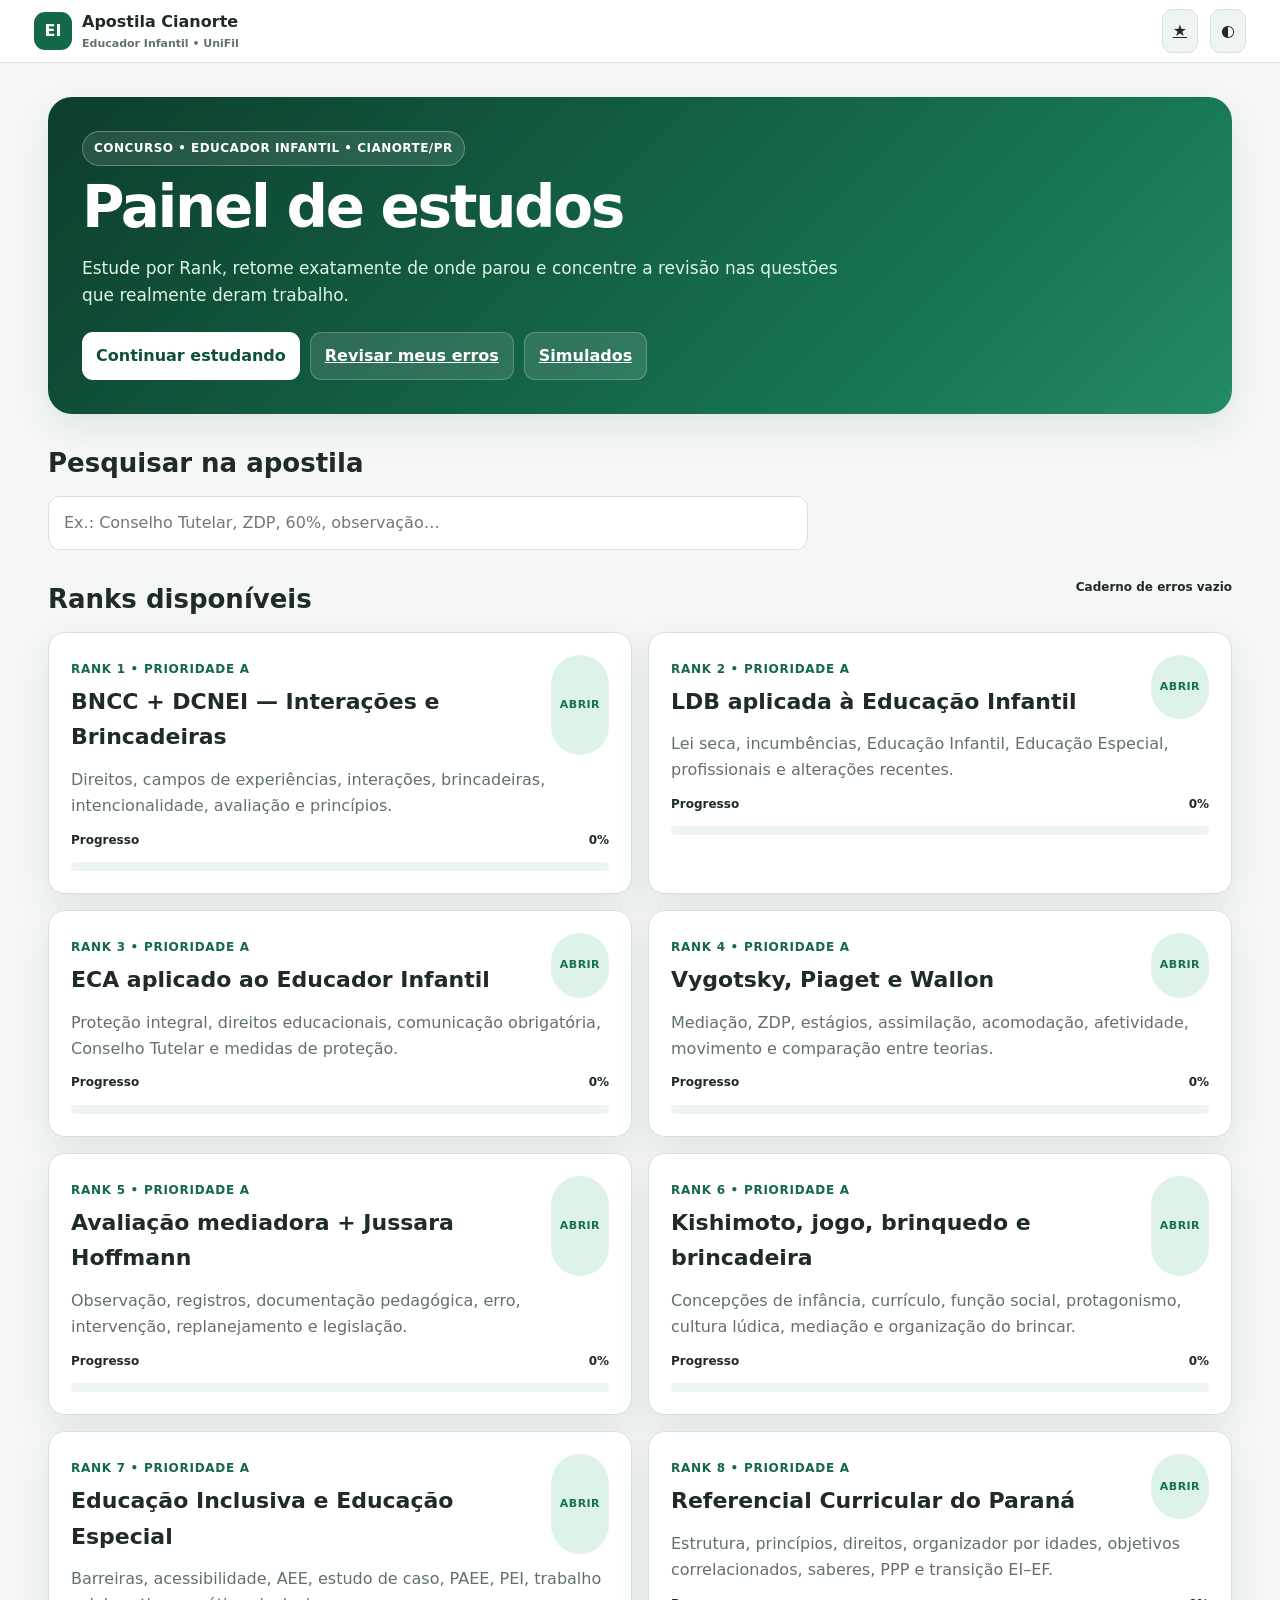
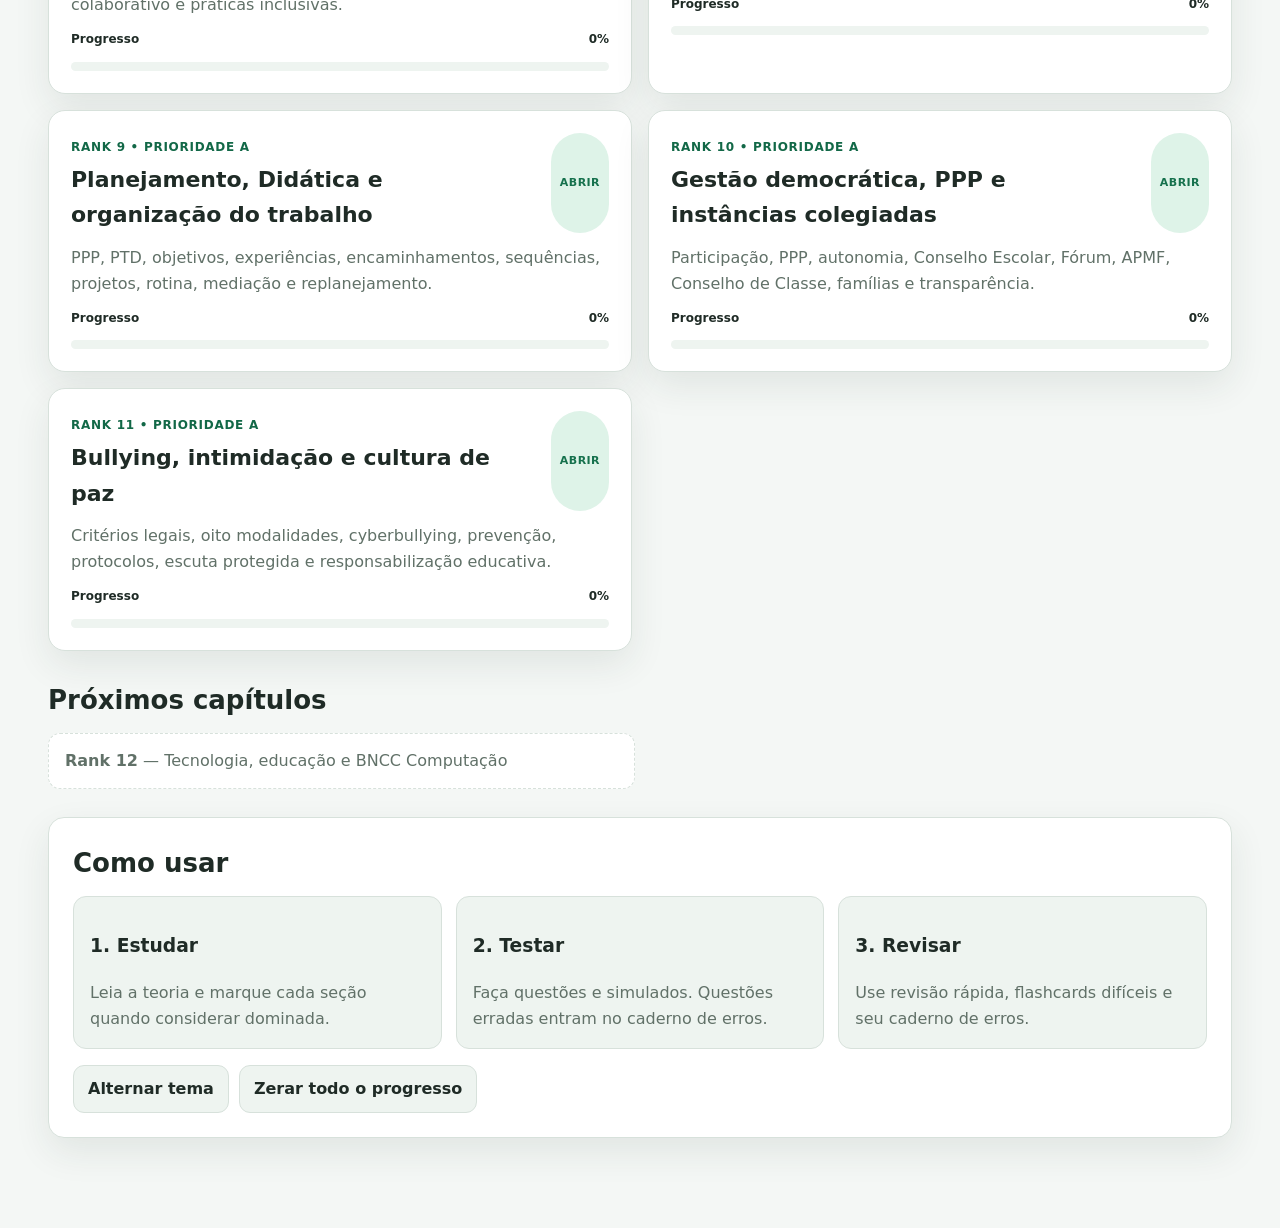
<file: index.html>
<!doctype html><html lang="pt-BR"><head><meta charset="utf-8"><meta name="viewport" content="width=device-width,initial-scale=1"><meta name="description" content="Painel de estudos para Educador Infantil de Cianorte/PR — Instituto UniFil."><meta name="theme-color" content="#0e5a3d"><title>Apostila Educador Infantil — Painel de Estudos</title><link rel="stylesheet" href="assets/style.css"></head><body class="site-v2" data-page-type="dashboard" data-base=""><header class="site-header"><div class="site-header-inner"><button class="icon-btn mobile-rank-toggle" type="button" onclick="toggleRankSidebar()">☰</button><a class="site-logo" href="index.html"><span class="site-logo-mark">EI</span><span>Apostila Cianorte<small>Educador Infantil • UniFil</small></span></a><div class="site-spacer"></div><a class="icon-btn" href="simulados/erros.html" title="Caderno de erros">★</a><button class="icon-btn" type="button" onclick="toggleTheme()">◐</button></div></header><main class="dashboard"><section class="dashboard-hero"><span class="eyebrow">Concurso • Educador Infantil • Cianorte/PR</span><h1>Painel de estudos</h1><p>Estude por Rank, retome exatamente de onde parou e concentre a revisão nas questões que realmente deram trabalho.</p><div class="dashboard-actions"><button class="btn btn-primary" onclick="continueStudying()"><span id="continueLabel">Continuar estudando</span></button><a class="btn btn-ghost" href="simulados/erros.html">Revisar meus erros</a><a class="btn btn-ghost" href="simulados/geral.html">Simulados</a></div></section><section class="dashboard-section"><h2>Pesquisar na apostila</h2><div class="search-box"><input id="globalSearch" type="search" placeholder="Ex.: Conselho Tutelar, ZDP, 60%, observação…" autocomplete="off"><div class="search-results" id="searchResults"></div></div></section><section class="dashboard-section"><div class="rank-progress-row"><h2>Ranks disponíveis</h2><span id="dashboardErrorCount">Caderno de erros vazio</span></div><div class="rank-grid"><a class="rank-card" data-rank-card="1" href="ranks/rank-01-bncc.html"><div class="rank-card-head"><div><span class="rank-no">Rank 1 • Prioridade A</span><h3>BNCC + DCNEI — Interações e Brincadeiras</h3></div><span class="tag">Abrir</span></div><p>Direitos, campos de experiências, interações, brincadeiras, intencionalidade, avaliação e princípios.</p><div class="rank-progress-row"><span>Progresso</span><span data-rank-progress-text="1">0%</span></div><div class="rank-progress-track"><div class="rank-progress-fill" data-rank-progress="1"></div></div></a><a class="rank-card" data-rank-card="2" href="ranks/rank-02-ldb.html"><div class="rank-card-head"><div><span class="rank-no">Rank 2 • Prioridade A</span><h3>LDB aplicada à Educação Infantil</h3></div><span class="tag">Abrir</span></div><p>Lei seca, incumbências, Educação Infantil, Educação Especial, profissionais e alterações recentes.</p><div class="rank-progress-row"><span>Progresso</span><span data-rank-progress-text="2">0%</span></div><div class="rank-progress-track"><div class="rank-progress-fill" data-rank-progress="2"></div></div></a><a class="rank-card" data-rank-card="3" href="ranks/rank-03-eca.html"><div class="rank-card-head"><div><span class="rank-no">Rank 3 • Prioridade A</span><h3>ECA aplicado ao Educador Infantil</h3></div><span class="tag">Abrir</span></div><p>Proteção integral, direitos educacionais, comunicação obrigatória, Conselho Tutelar e medidas de proteção.</p><div class="rank-progress-row"><span>Progresso</span><span data-rank-progress-text="3">0%</span></div><div class="rank-progress-track"><div class="rank-progress-fill" data-rank-progress="3"></div></div></a><a class="rank-card" data-rank-card="4" href="ranks/rank-04-desenvolvimento.html"><div class="rank-card-head"><div><span class="rank-no">Rank 4 • Prioridade A</span><h3>Vygotsky, Piaget e Wallon</h3></div><span class="tag">Abrir</span></div><p>Mediação, ZDP, estágios, assimilação, acomodação, afetividade, movimento e comparação entre teorias.</p><div class="rank-progress-row"><span>Progresso</span><span data-rank-progress-text="4">0%</span></div><div class="rank-progress-track"><div class="rank-progress-fill" data-rank-progress="4"></div></div></a><a class="rank-card" data-rank-card="5" href="ranks/rank-05-avaliacao.html"><div class="rank-card-head"><div><span class="rank-no">Rank 5 • Prioridade A</span><h3>Avaliação mediadora + Jussara Hoffmann</h3></div><span class="tag">Abrir</span></div><p>Observação, registros, documentação pedagógica, erro, intervenção, replanejamento e legislação.</p><div class="rank-progress-row"><span>Progresso</span><span data-rank-progress-text="5">0%</span></div><div class="rank-progress-track"><div class="rank-progress-fill" data-rank-progress="5"></div></div></a><a class="rank-card" data-rank-card="6" href="ranks/rank-06-ludicidade.html"><div class="rank-card-head"><div><span class="rank-no">Rank 6 • Prioridade A</span><h3>Kishimoto, jogo, brinquedo e brincadeira</h3></div><span class="tag">Abrir</span></div><p>Concepções de infância, currículo, função social, protagonismo, cultura lúdica, mediação e organização do brincar.</p><div class="rank-progress-row"><span>Progresso</span><span data-rank-progress-text="6">0%</span></div><div class="rank-progress-track"><div class="rank-progress-fill" data-rank-progress="6"></div></div></a><a class="rank-card" data-rank-card="7" href="ranks/rank-07-inclusao.html"><div class="rank-card-head"><div><span class="rank-no">Rank 7 • Prioridade A</span><h3>Educação Inclusiva e Educação Especial</h3></div><span class="tag">Abrir</span></div><p>Barreiras, acessibilidade, AEE, estudo de caso, PAEE, PEI, trabalho colaborativo e práticas inclusivas.</p><div class="rank-progress-row"><span>Progresso</span><span data-rank-progress-text="7">0%</span></div><div class="rank-progress-track"><div class="rank-progress-fill" data-rank-progress="7"></div></div></a><a class="rank-card" data-rank-card="8" href="ranks/rank-08-referencial-parana.html"><div class="rank-card-head"><div><span class="rank-no">Rank 8 • Prioridade A</span><h3>Referencial Curricular do Paraná</h3></div><span class="tag">Abrir</span></div><p>Estrutura, princípios, direitos, organizador por idades, objetivos correlacionados, saberes, PPP e transição EI–EF.</p><div class="rank-progress-row"><span>Progresso</span><span data-rank-progress-text="8">0%</span></div><div class="rank-progress-track"><div class="rank-progress-fill" data-rank-progress="8"></div></div></a><a class="rank-card" data-rank-card="9" href="ranks/rank-09-planejamento-didatica.html"><div class="rank-card-head"><div><span class="rank-no">Rank 9 • Prioridade A</span><h3>Planejamento, Didática e organização do trabalho</h3></div><span class="tag">Abrir</span></div><p>PPP, PTD, objetivos, experiências, encaminhamentos, sequências, projetos, rotina, mediação e replanejamento.</p><div class="rank-progress-row"><span>Progresso</span><span data-rank-progress-text="9">0%</span></div><div class="rank-progress-track"><div class="rank-progress-fill" data-rank-progress="9"></div></div></a><a class="rank-card" data-rank-card="10" href="ranks/rank-10-gestao-democratica.html"><div class="rank-card-head"><div><span class="rank-no">Rank 10 • Prioridade A</span><h3>Gestão democrática, PPP e instâncias colegiadas</h3></div><span class="tag">Abrir</span></div><p>Participação, PPP, autonomia, Conselho Escolar, Fórum, APMF, Conselho de Classe, famílias e transparência.</p><div class="rank-progress-row"><span>Progresso</span><span data-rank-progress-text="10">0%</span></div><div class="rank-progress-track"><div class="rank-progress-fill" data-rank-progress="10"></div></div></a><a class="rank-card" data-rank-card="11" href="ranks/rank-11-bullying-convivencia.html"><div class="rank-card-head"><div><span class="rank-no">Rank 11 • Prioridade A</span><h3>Bullying, intimidação e cultura de paz</h3></div><span class="tag">Abrir</span></div><p>Critérios legais, oito modalidades, cyberbullying, prevenção, protocolos, escuta protegida e responsabilização educativa.</p><div class="rank-progress-row"><span>Progresso</span><span data-rank-progress-text="11">0%</span></div><div class="rank-progress-track"><div class="rank-progress-fill" data-rank-progress="11"></div></div></a></div></section><section class="dashboard-section"><h2>Próximos capítulos</h2><div class="planned-list"><div class="planned-item"><b>Rank 12</b> — Tecnologia, educação e BNCC Computação</div></div></section><section class="dashboard-section"><div class="card"><h2>Como usar</h2><div class="grid-3"><div class="mini-card"><h3>1. Estudar</h3><p>Leia a teoria e marque cada seção quando considerar dominada.</p></div><div class="mini-card"><h3>2. Testar</h3><p>Faça questões e simulados. Questões erradas entram no caderno de erros.</p></div><div class="mini-card"><h3>3. Revisar</h3><p>Use revisão rápida, flashcards difíceis e seu caderno de erros.</p></div></div><div class="quiz-toolbar"><button class="btn btn-soft" onclick="toggleTheme()">Alternar tema</button><button class="btn btn-soft" onclick="resetAllProgress()">Zerar todo o progresso</button></div></div></section></main><script src="assets/data.js"></script><script src="assets/search-index.js"></script><script src="assets/app.js"></script></body></html>
</file>
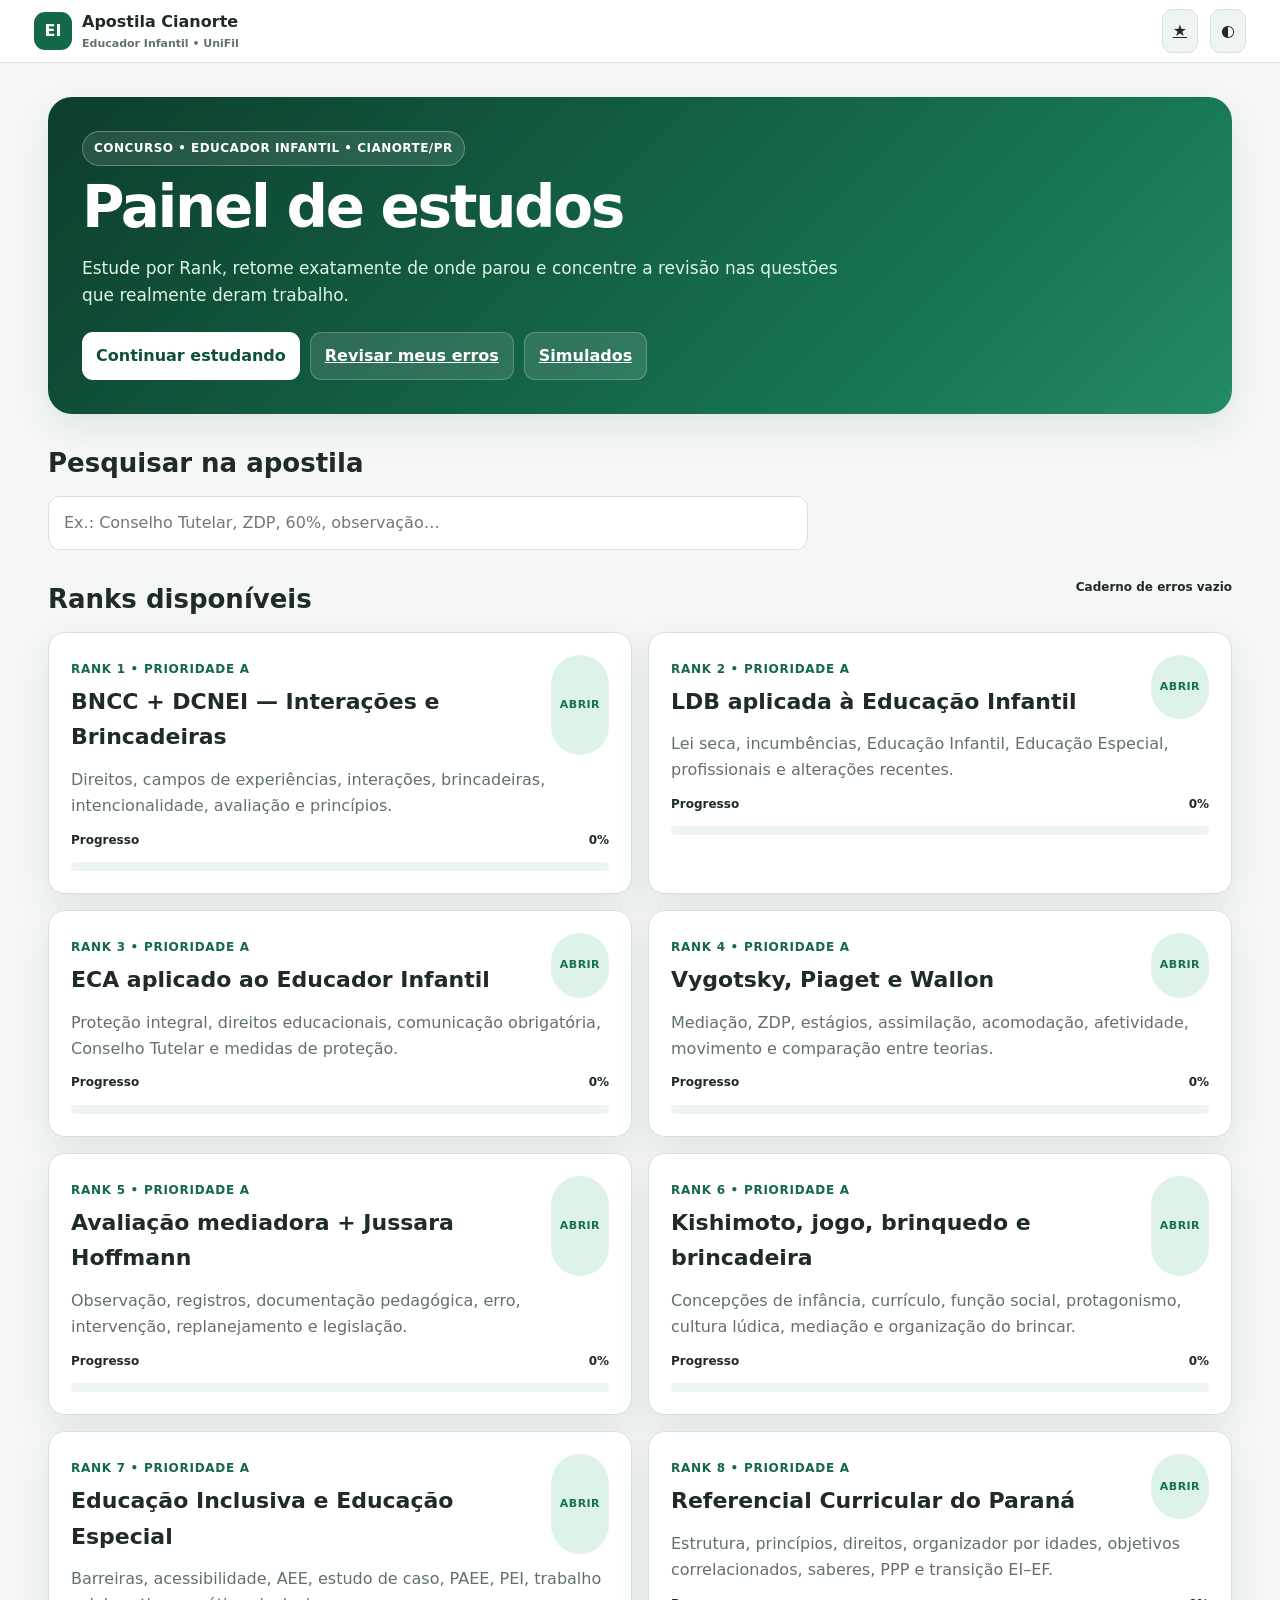
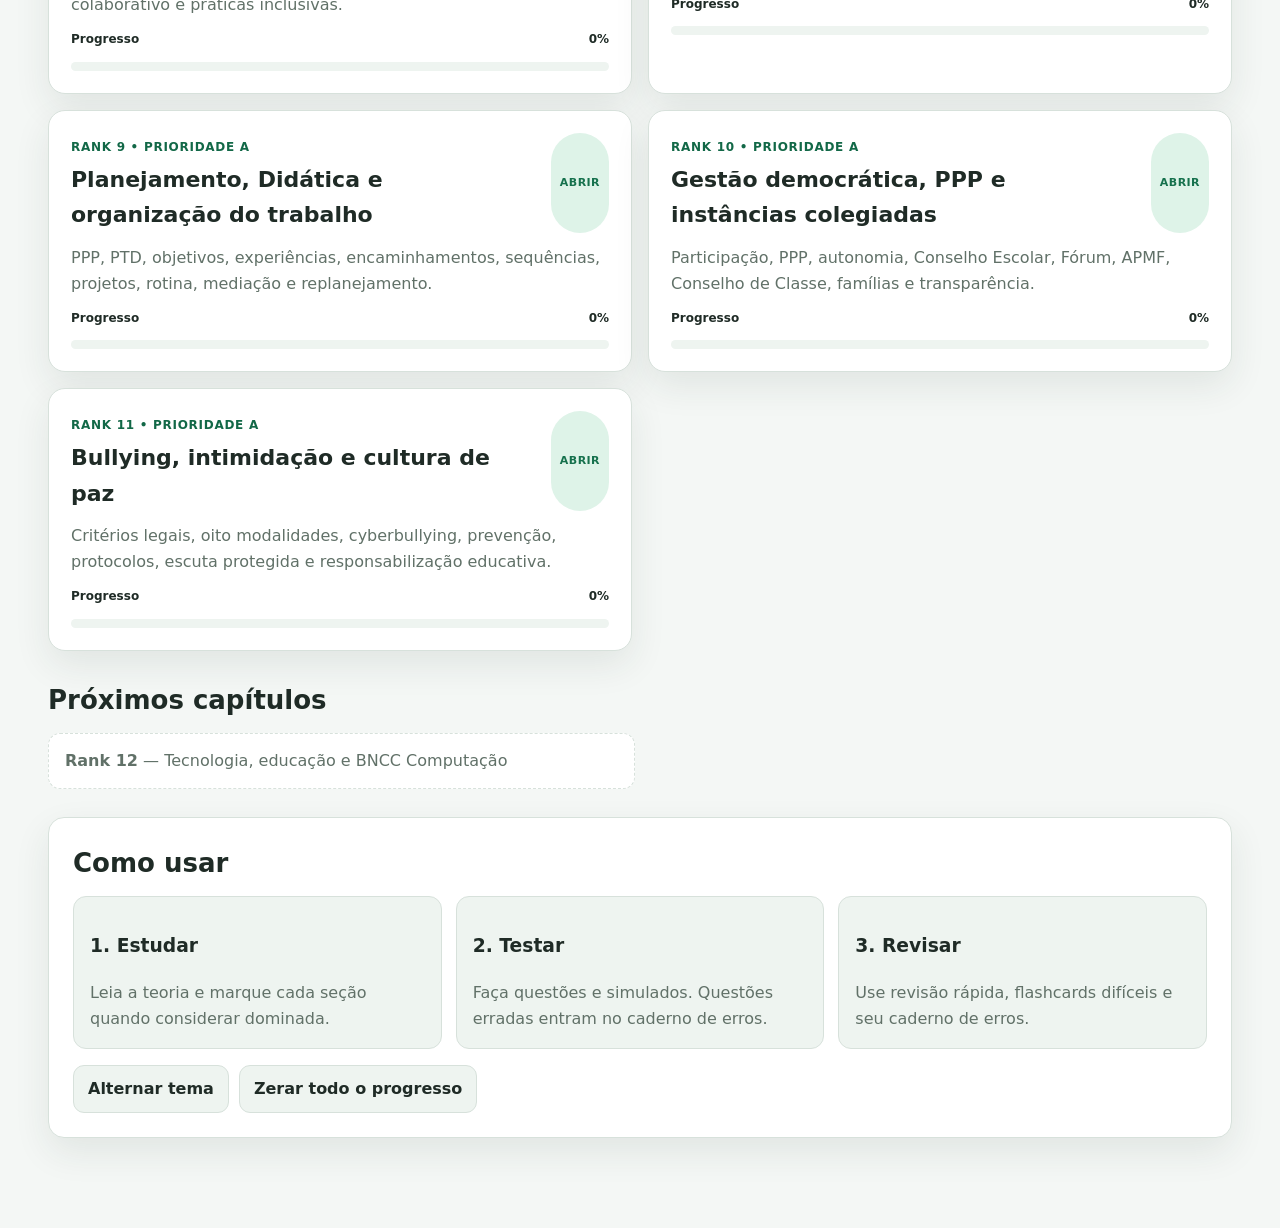
<file: apostila_educador_infantil_cianorte.html>
<!doctype html><html lang="pt-BR"><head><meta charset="utf-8"><meta http-equiv="refresh" content="0; url=index.html"><meta name="viewport" content="width=device-width,initial-scale=1"><title>Apostila</title></head><body><p>Redirecionando para o <a href="index.html">painel de estudos</a>…</p></body></html>
</file>
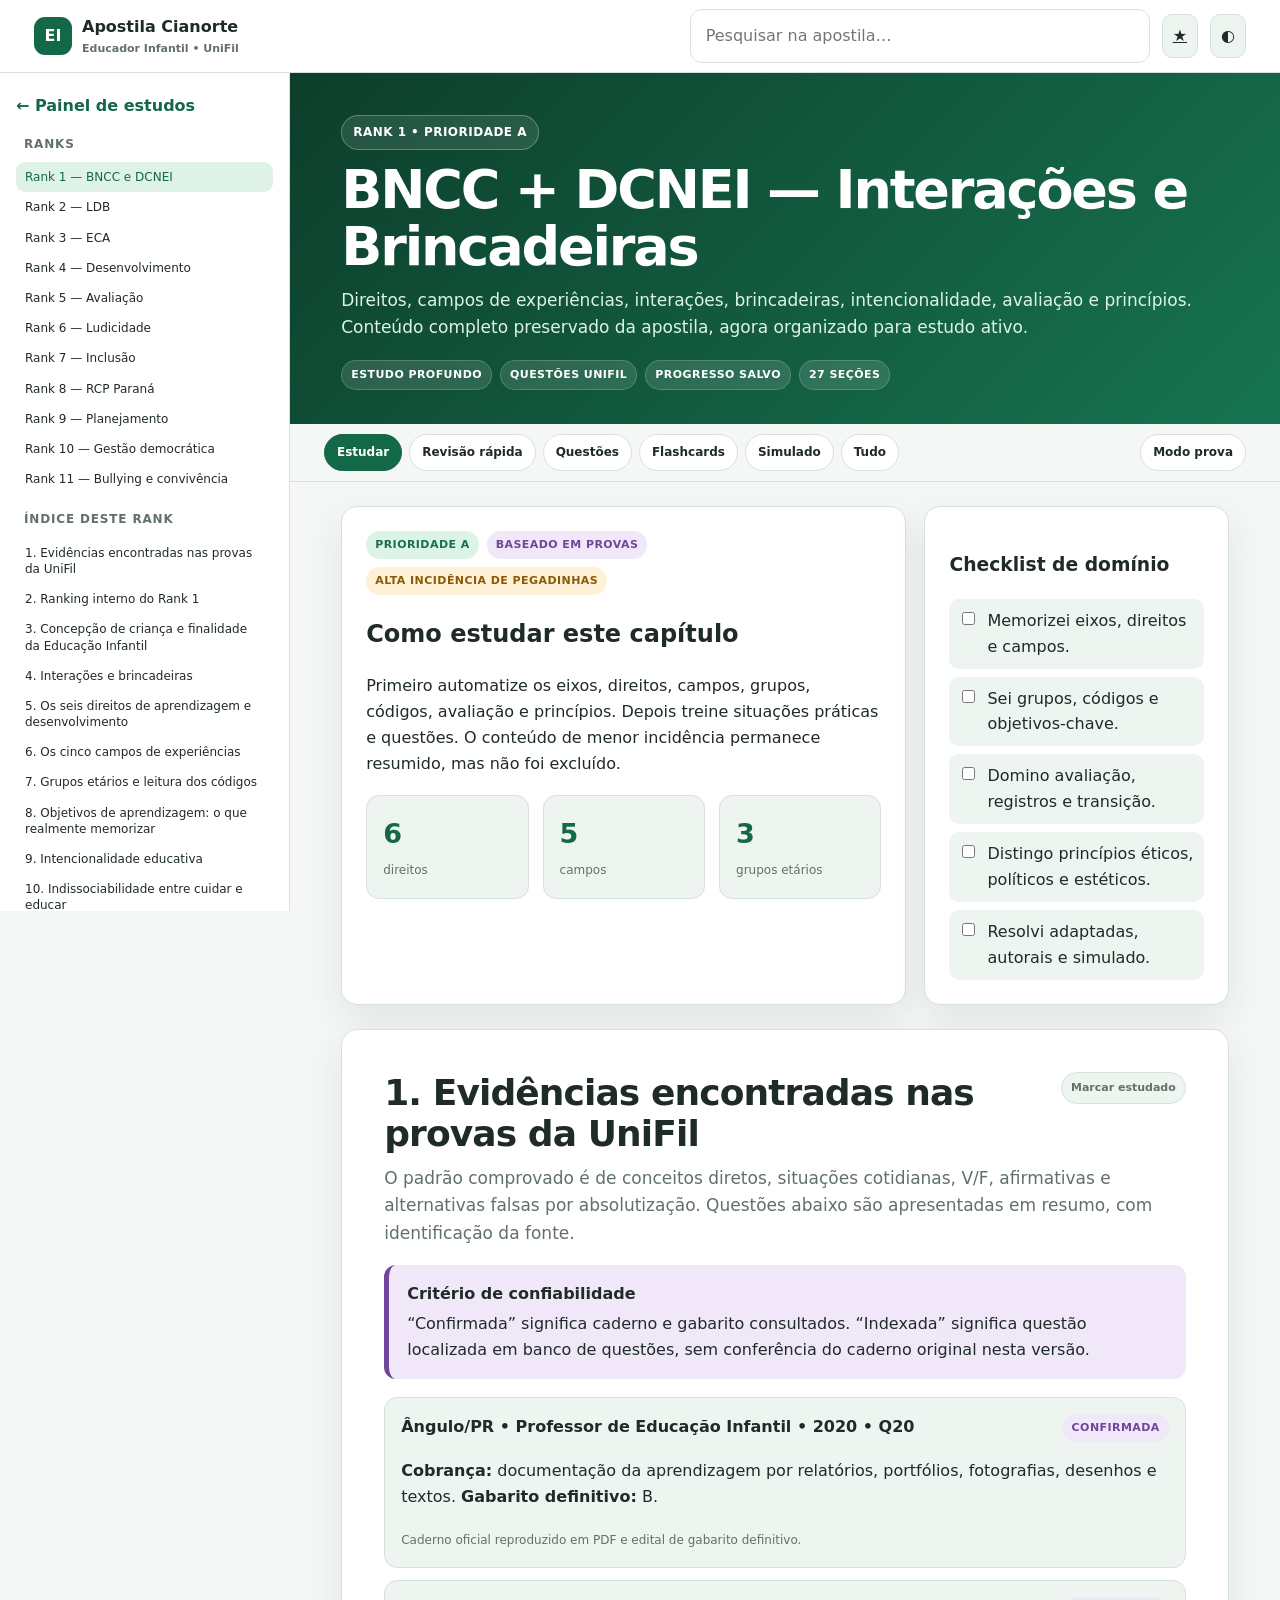
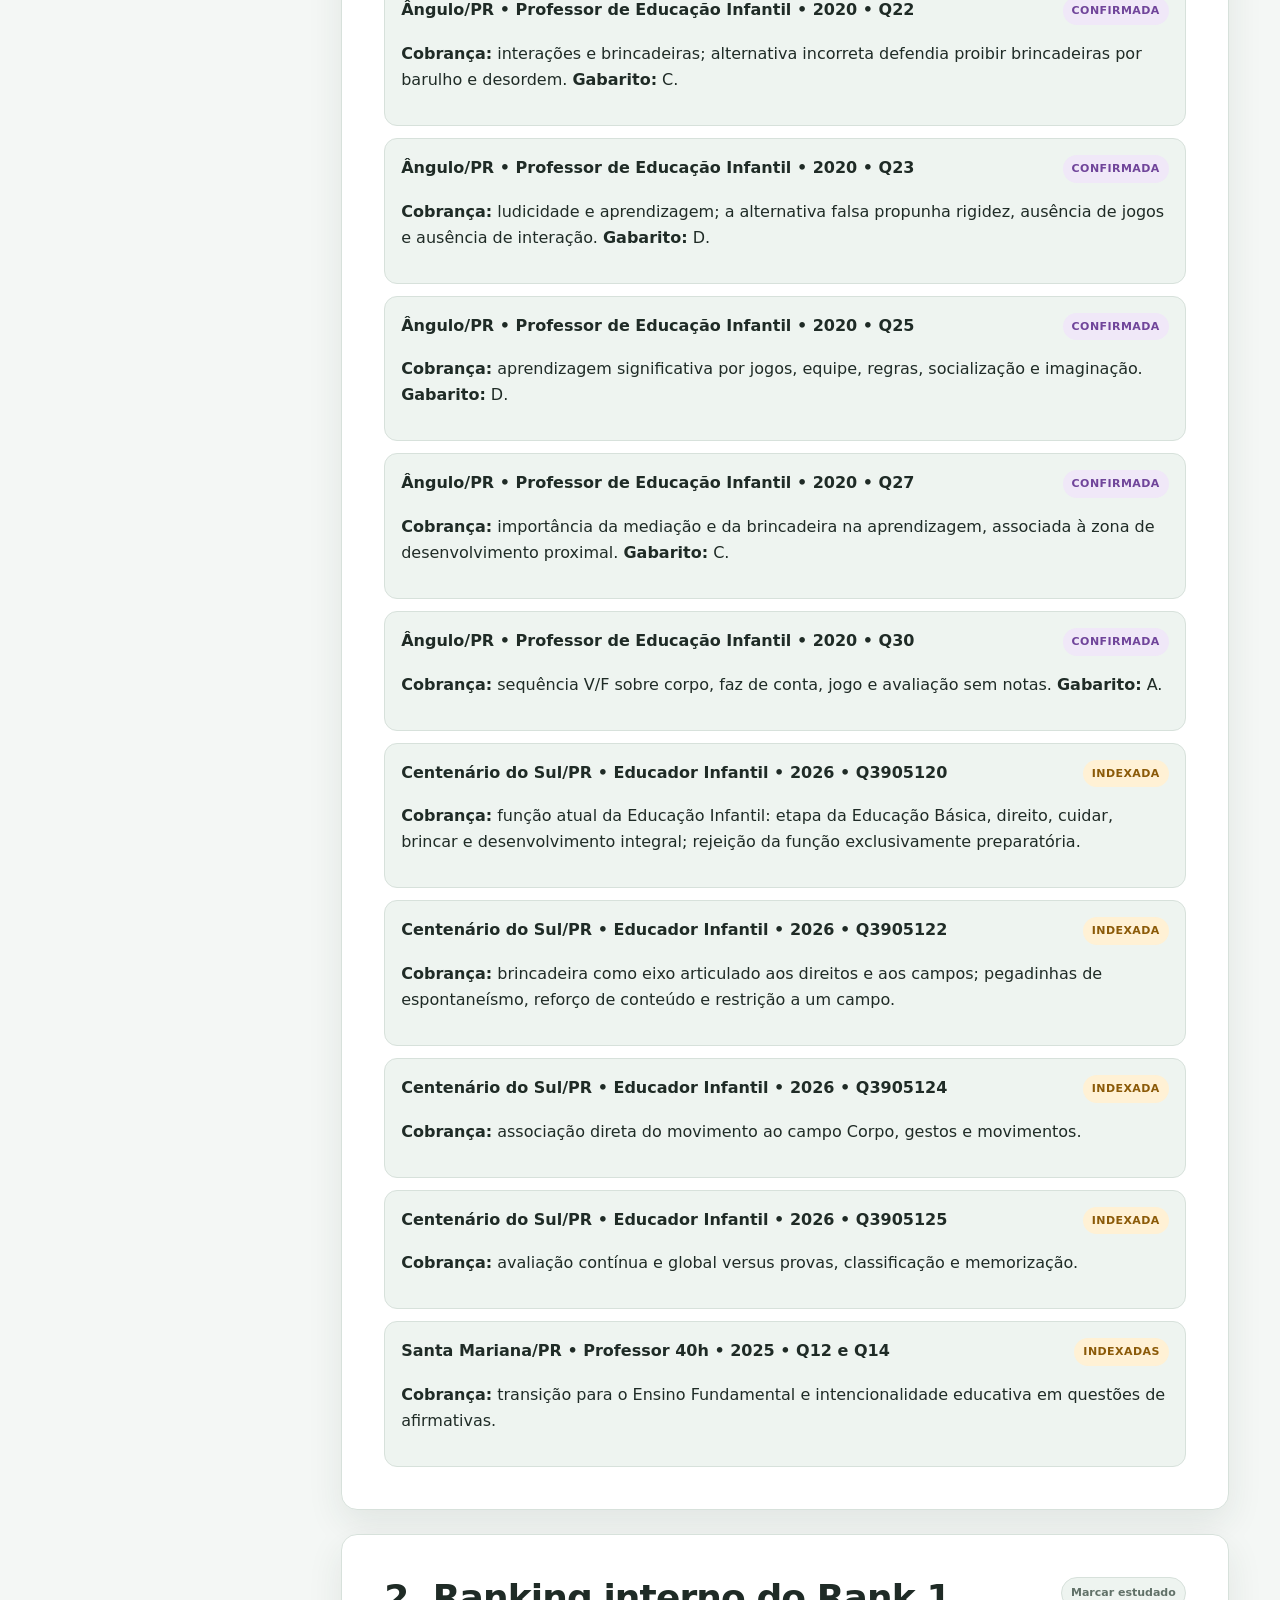
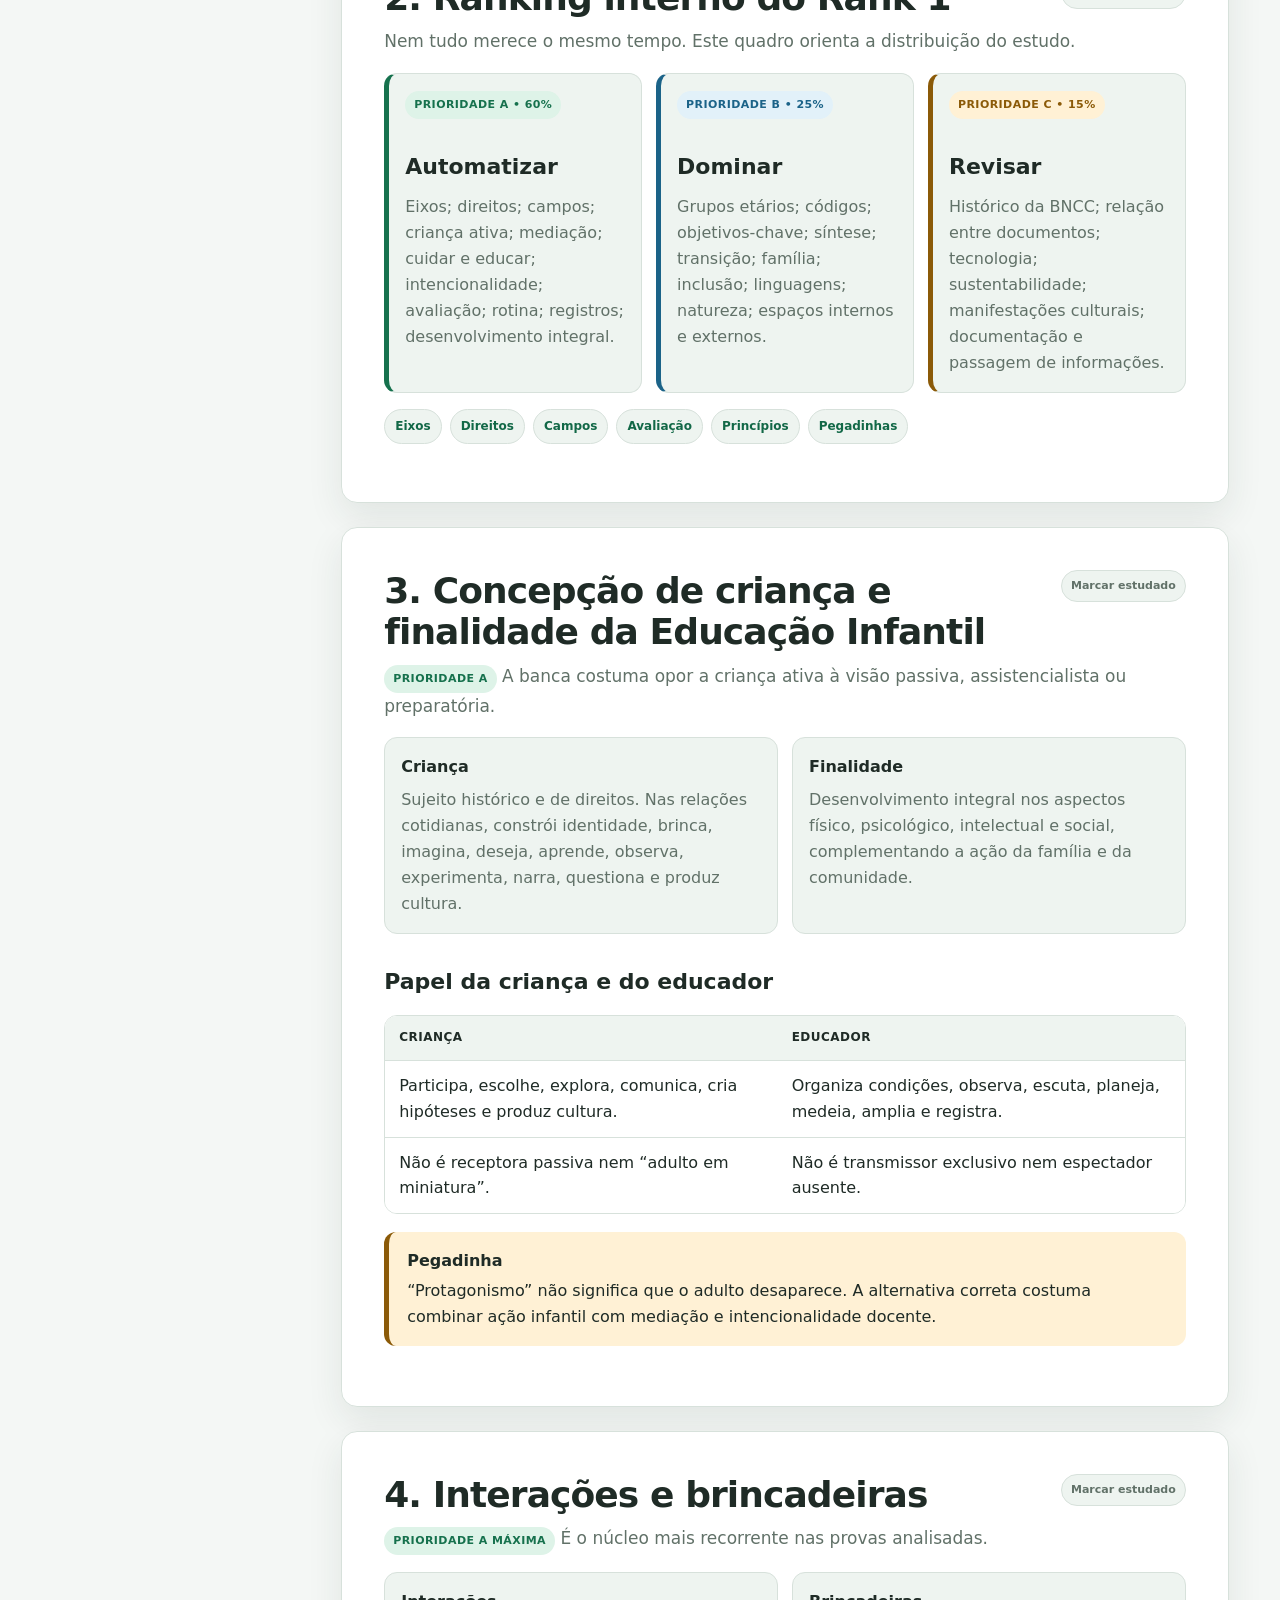
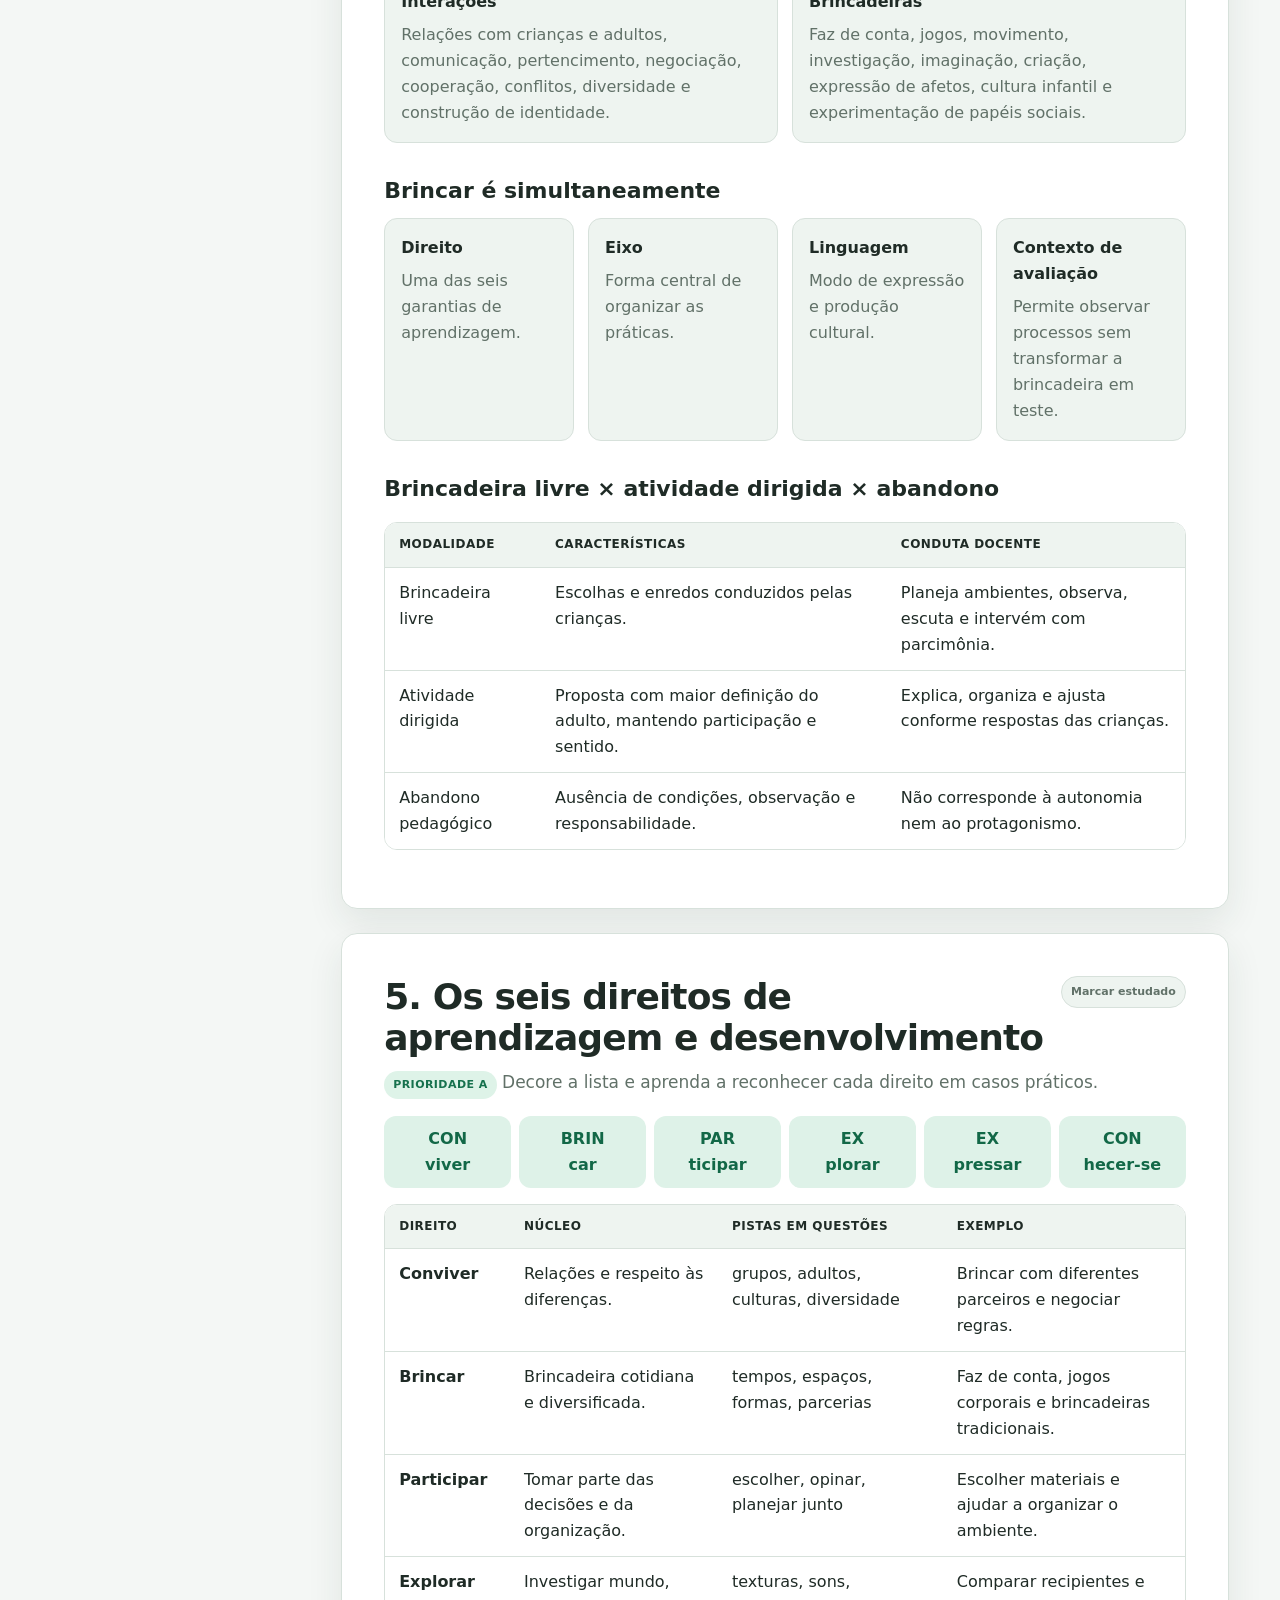
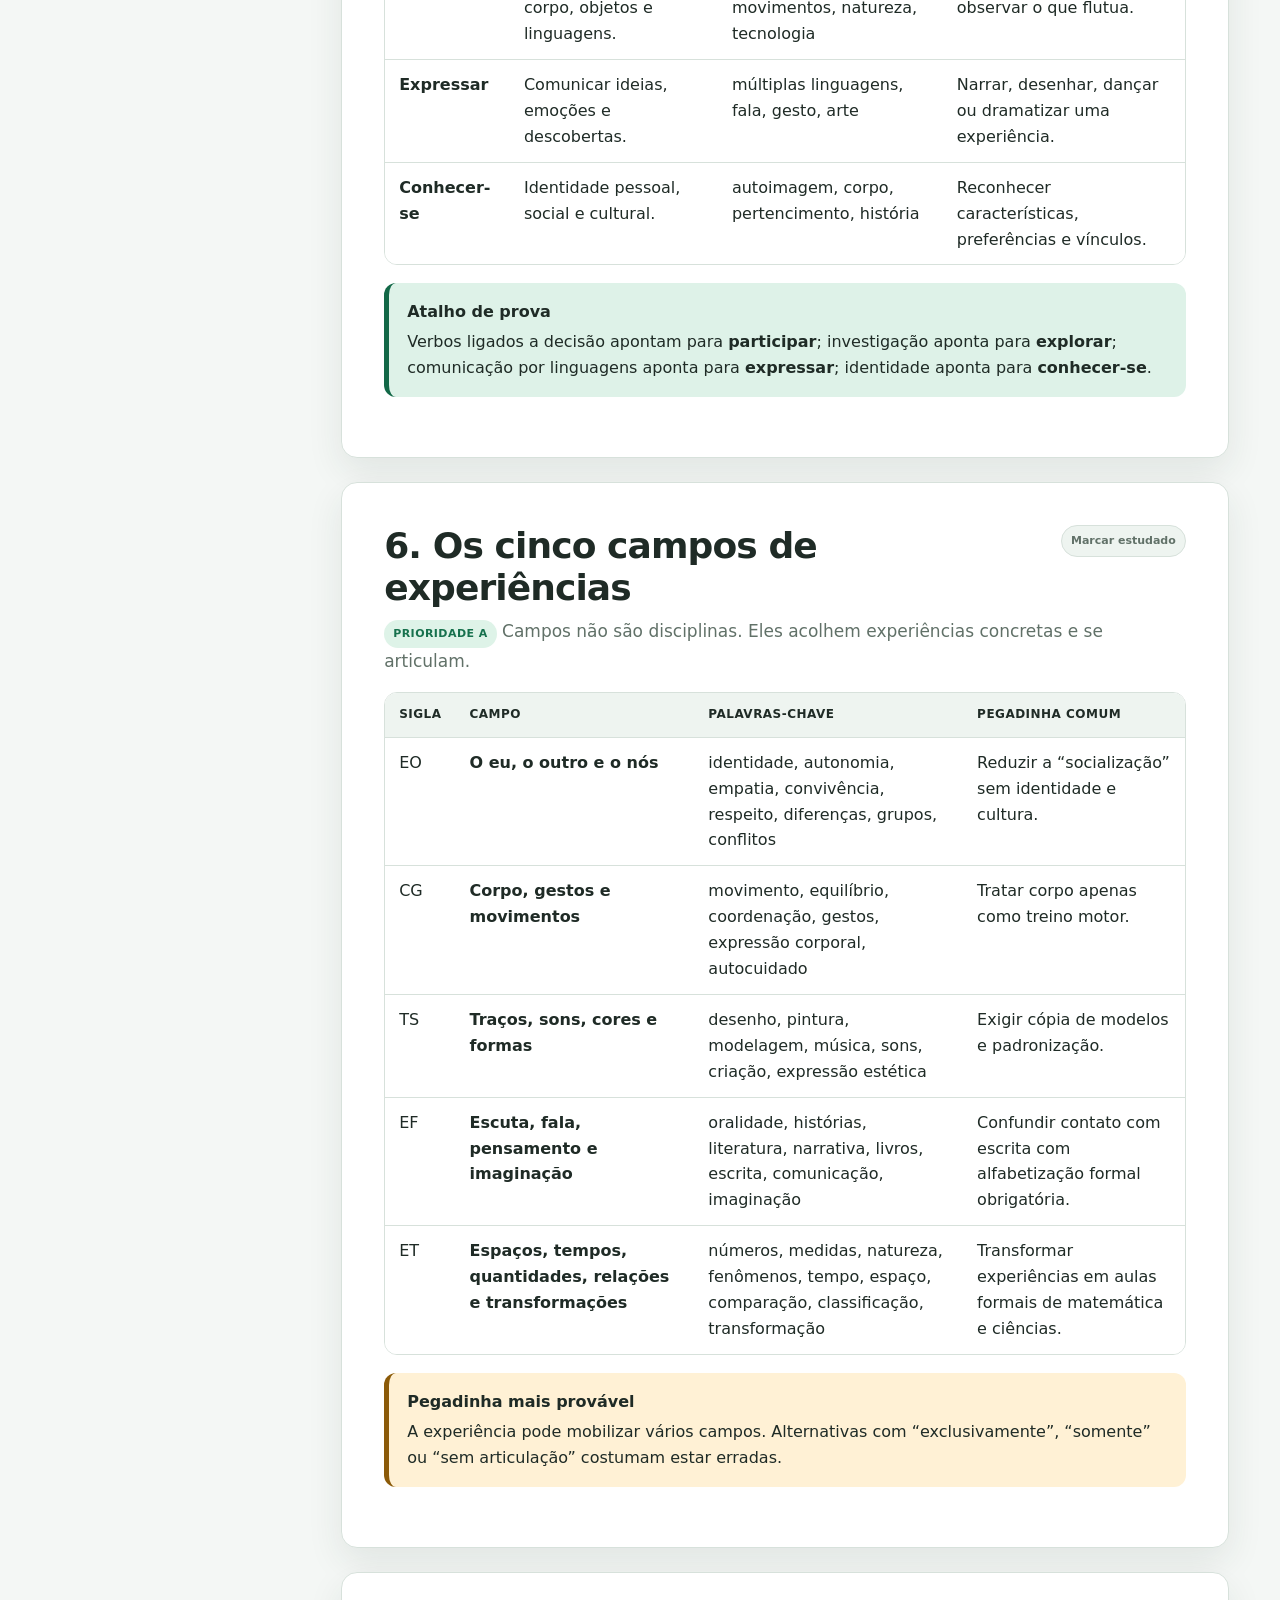
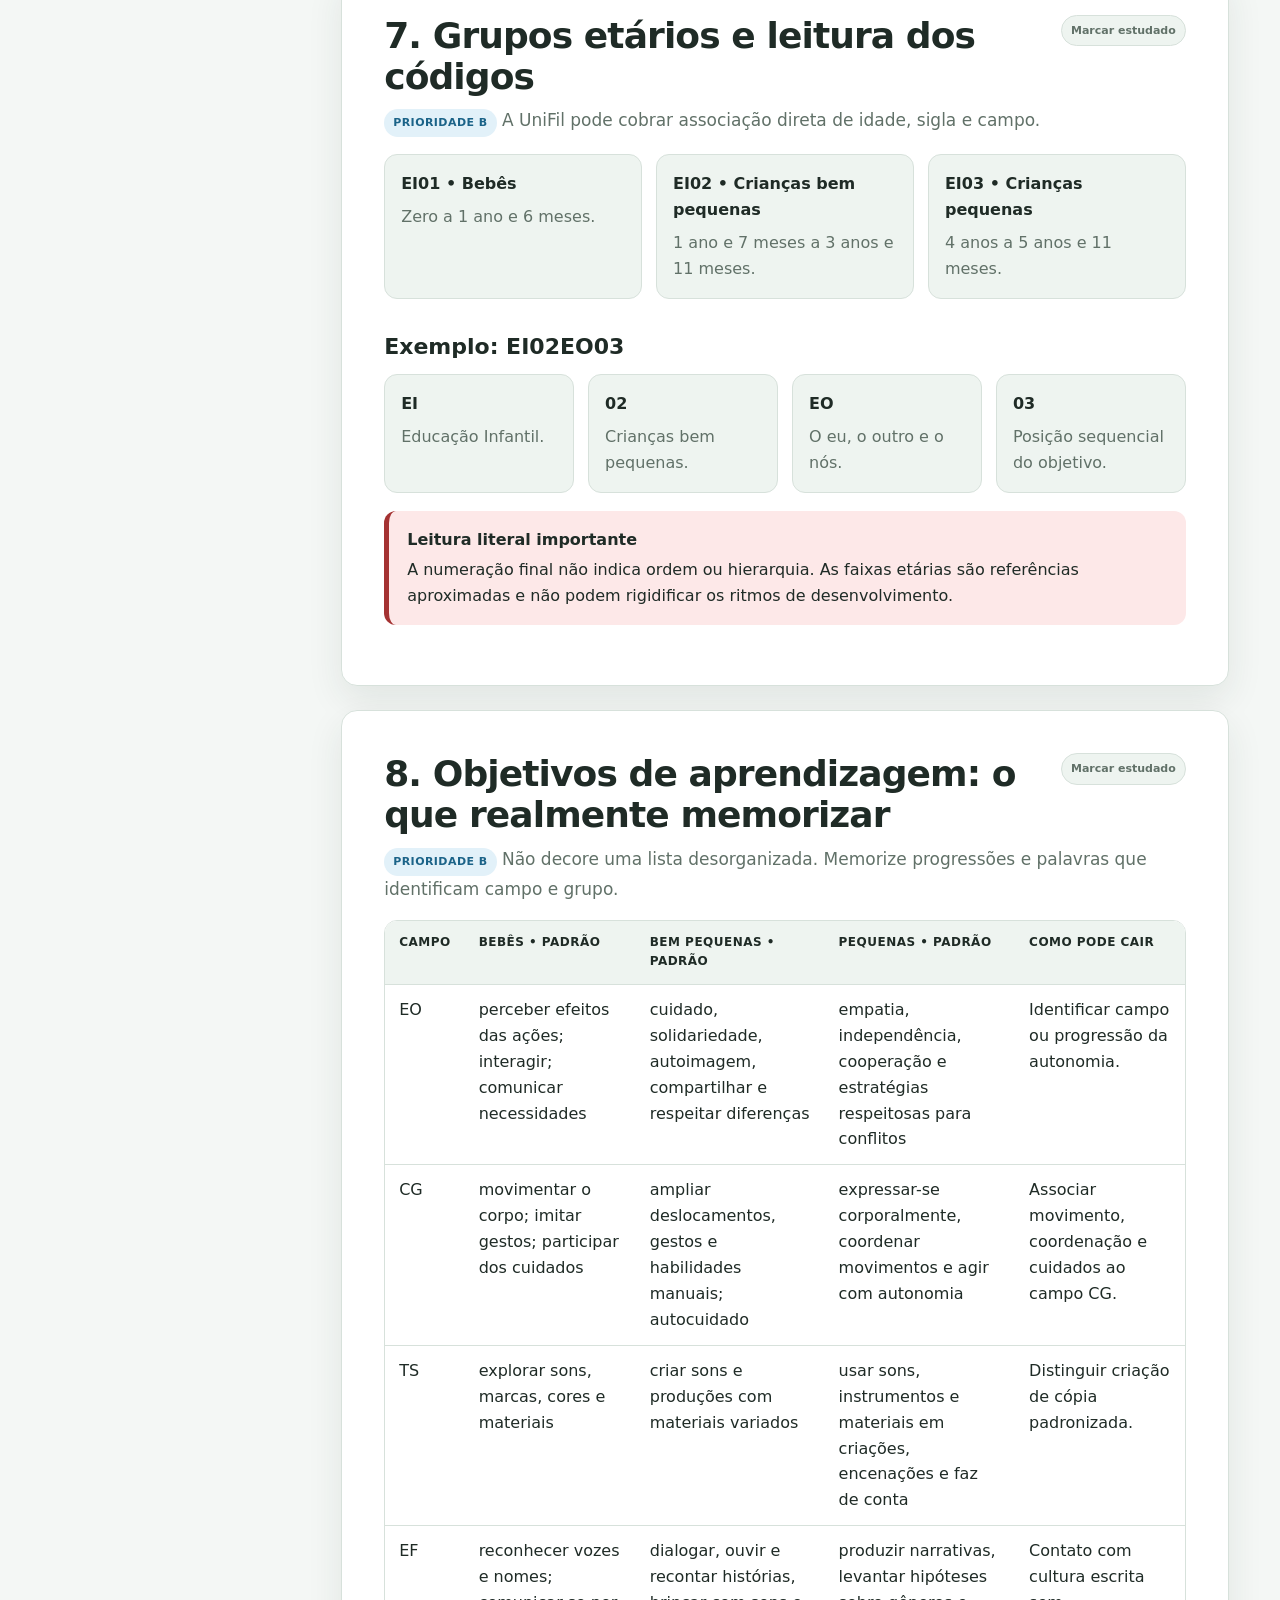
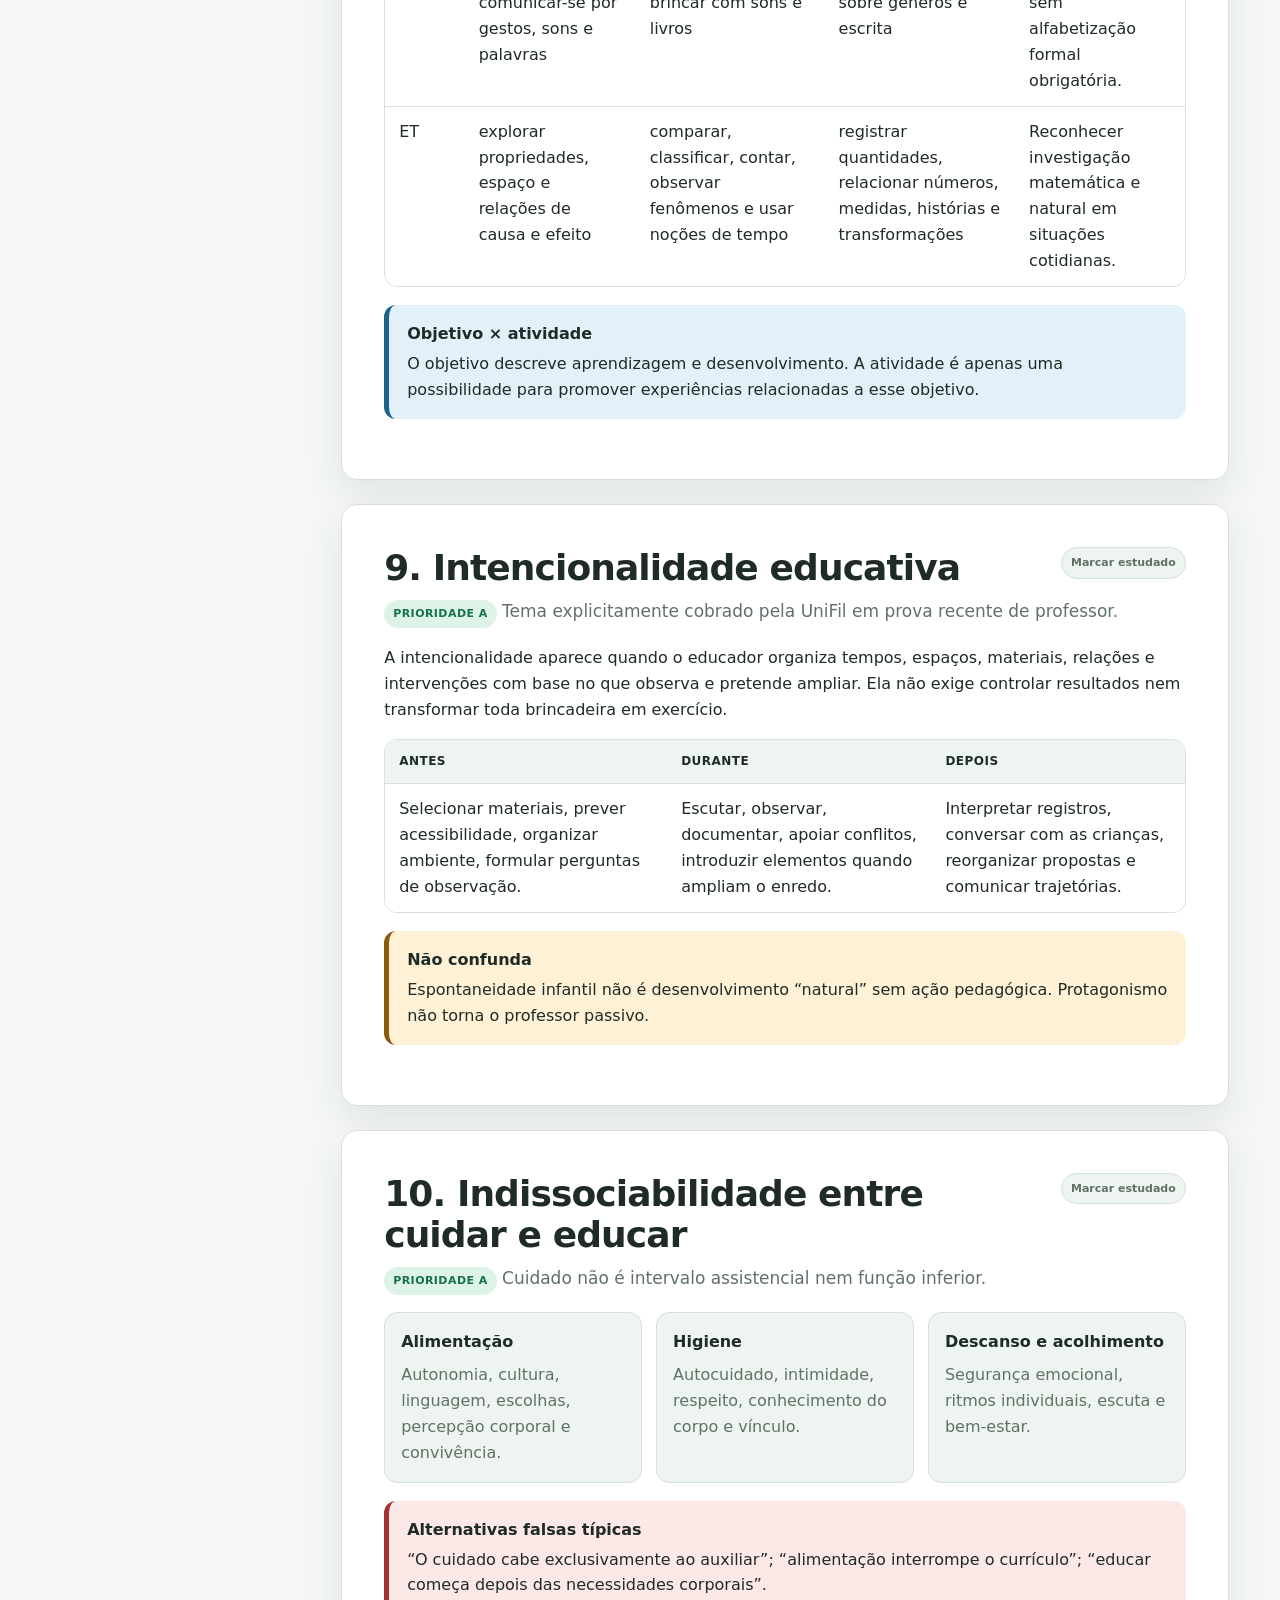
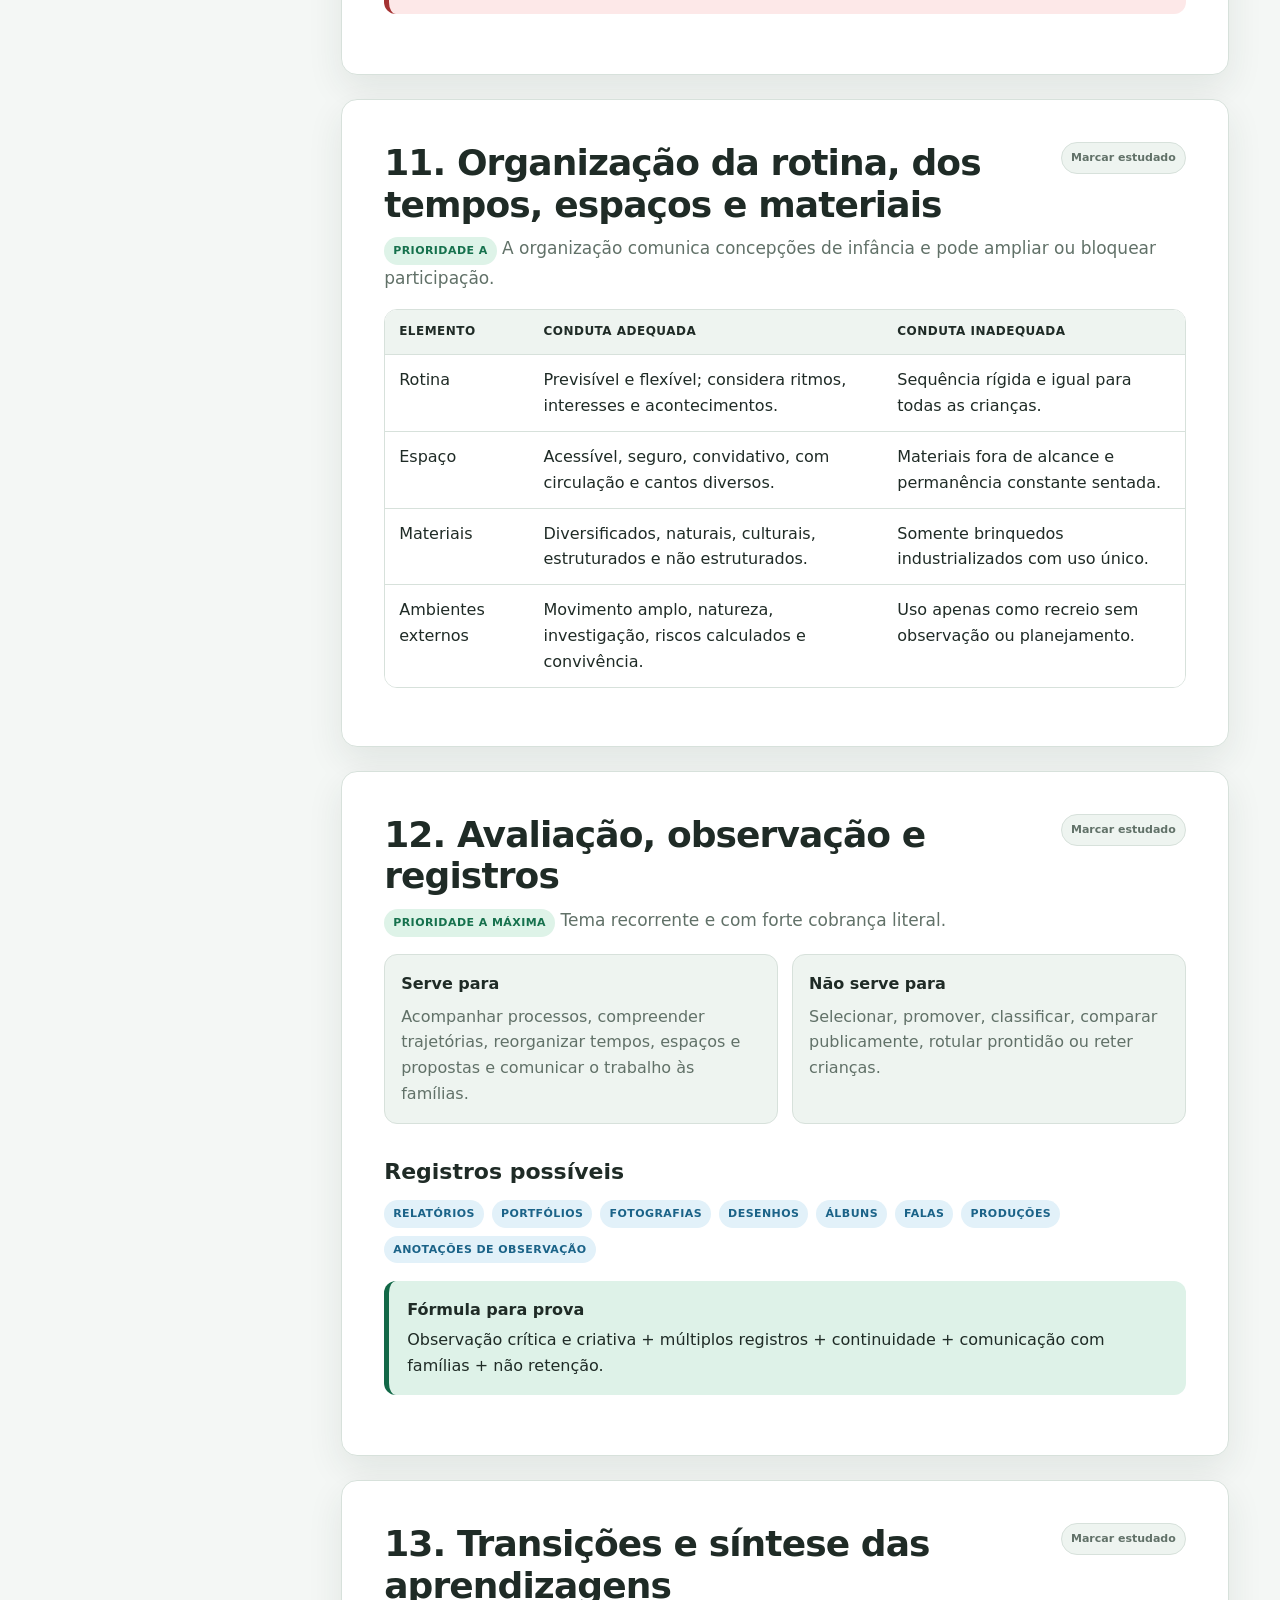
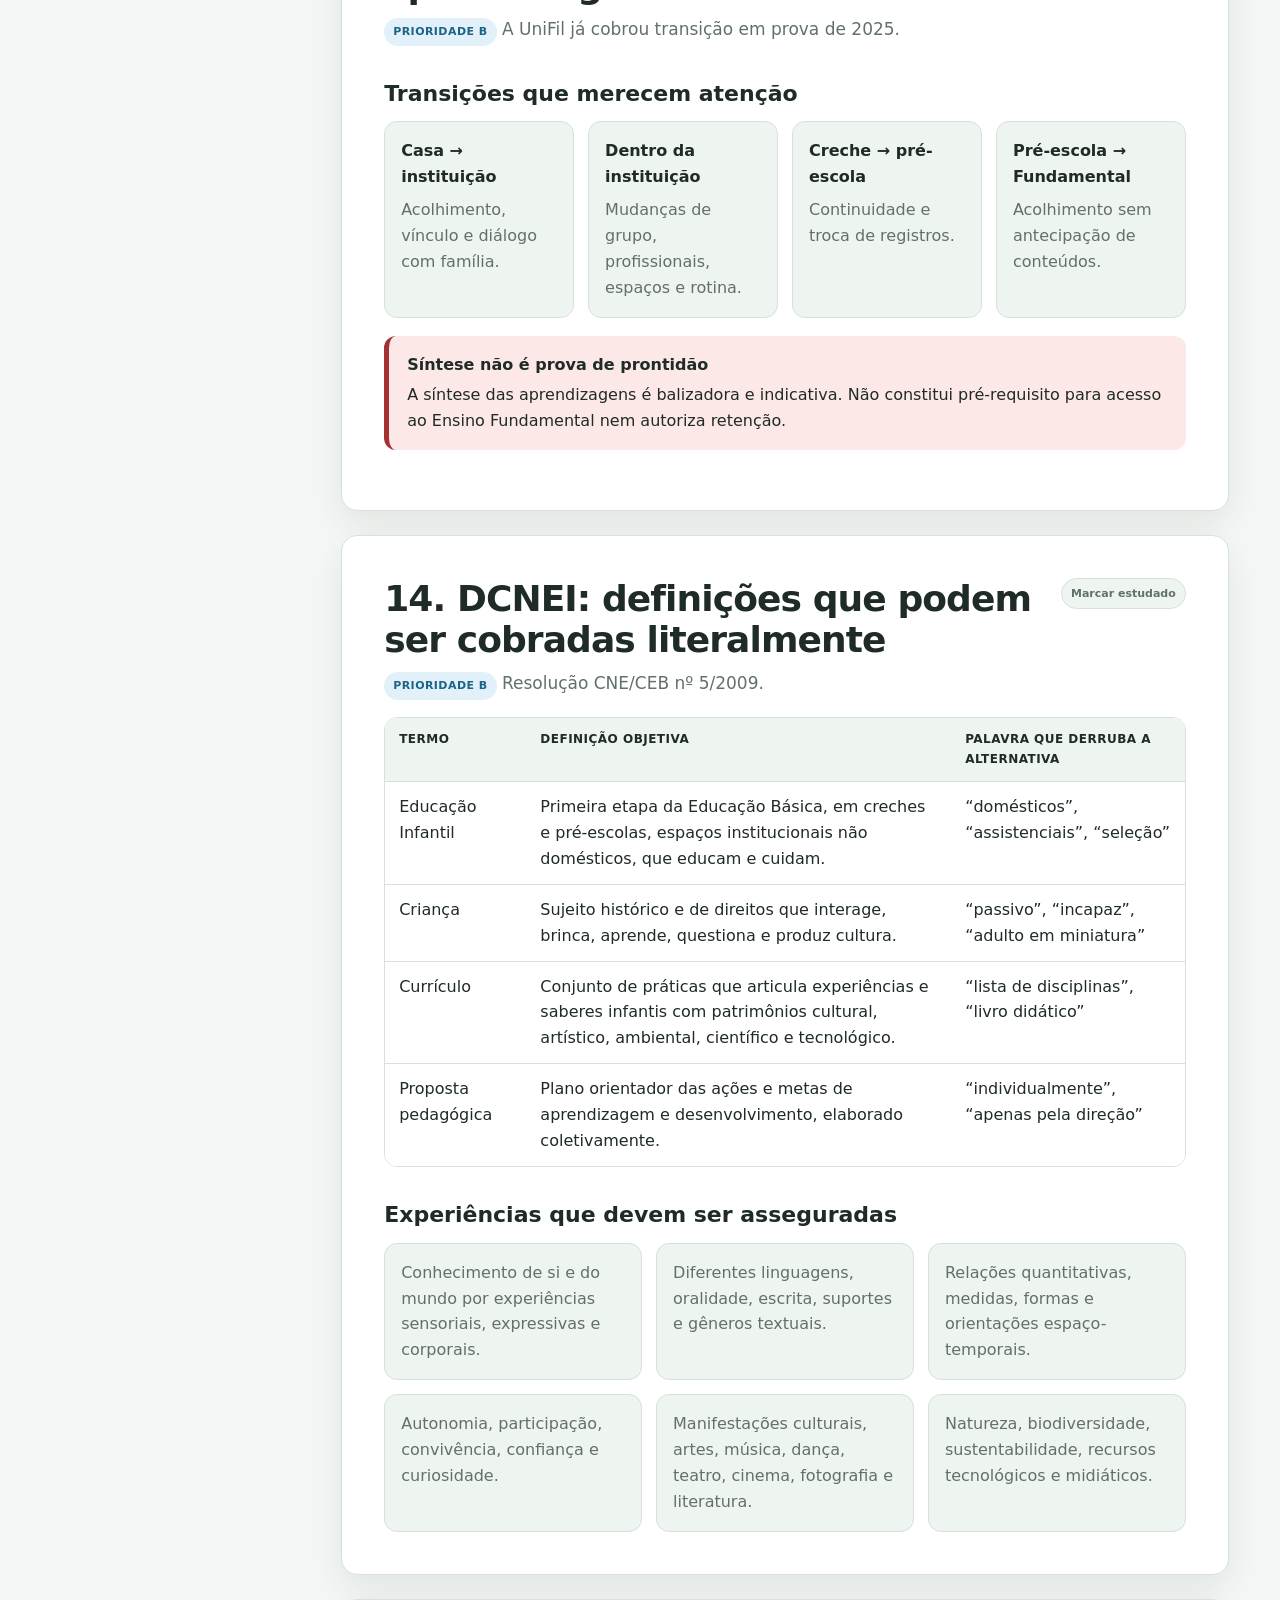
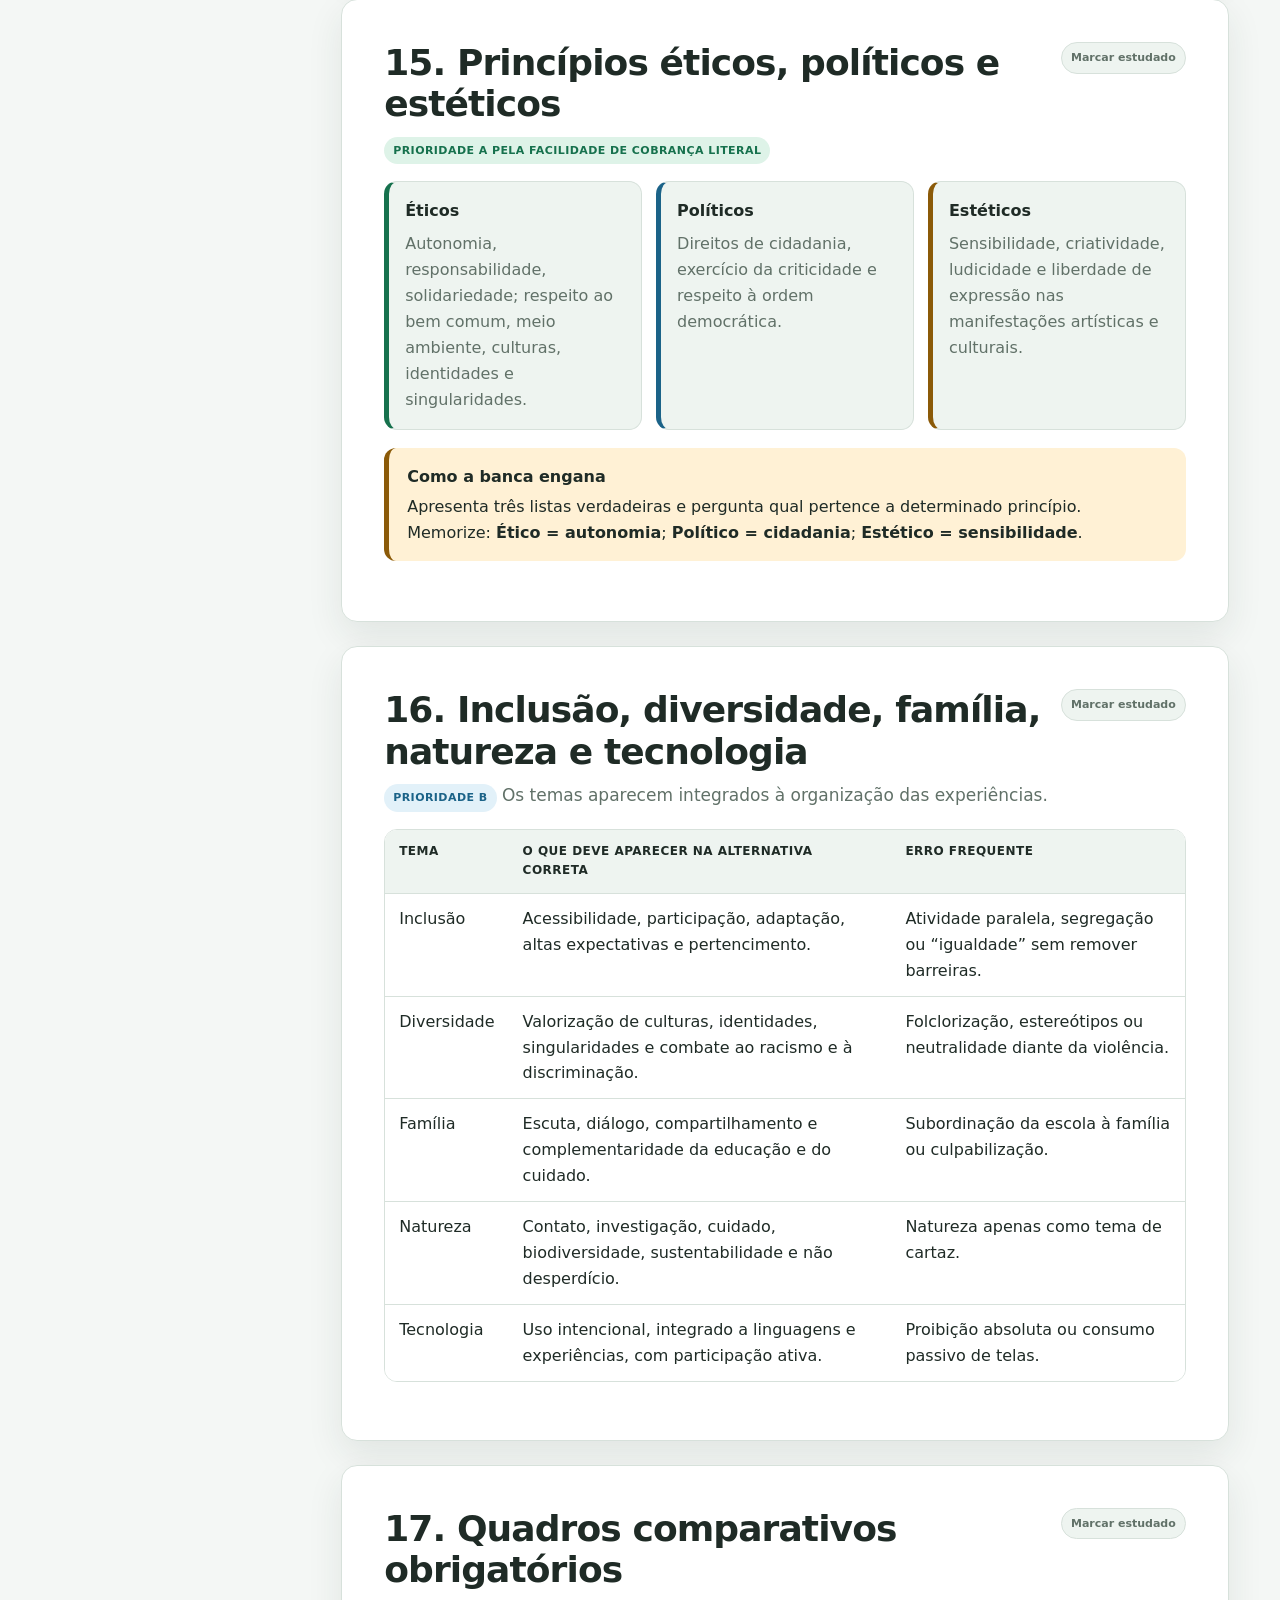
<file: ranks/rank-01-bncc.html>
<!doctype html><html lang="pt-BR"><head><meta charset="utf-8"><meta name="viewport" content="width=device-width,initial-scale=1"><meta name="description" content="Direitos, campos de experiências, interações, brincadeiras, intencionalidade, avaliação e princípios."><meta name="theme-color" content="#0e5a3d"><title>Rank 1 — BNCC + DCNEI — Interações e Brincadeiras</title><link rel="stylesheet" href="../assets/style.css"></head><body class="site-v2 rank-page" data-page-type="rank" data-rank="1" data-base="../"><header class="site-header"><div class="site-header-inner"><button class="icon-btn mobile-rank-toggle" type="button" onclick="toggleRankSidebar()">☰</button><a class="site-logo" href="../index.html"><span class="site-logo-mark">EI</span><span>Apostila Cianorte<small>Educador Infantil • UniFil</small></span></a><div class="site-spacer"></div><div class="search-box" style="width:min(42vw,460px)"><input id="globalSearch" type="search" placeholder="Pesquisar na apostila…" autocomplete="off"><div class="search-results" id="searchResults"></div></div><a class="icon-btn" href="../simulados/erros.html" title="Caderno de erros">★</a><button class="icon-btn" type="button" onclick="toggleTheme()">◐</button></div></header><div class="rank-layout"><aside class="rank-sidebar" id="rankSidebar"><a class="back-link" href="../index.html">← Painel de estudos</a><h3>Ranks</h3><ul class="rank-index"><li><a href="rank-01-bncc.html" class="active">Rank 1 — BNCC e DCNEI</a></li><li><a href="rank-02-ldb.html">Rank 2 — LDB</a></li><li><a href="rank-03-eca.html">Rank 3 — ECA</a></li><li><a href="rank-04-desenvolvimento.html">Rank 4 — Desenvolvimento</a></li><li><a href="rank-05-avaliacao.html">Rank 5 — Avaliação</a></li><li><a href="rank-06-ludicidade.html">Rank 6 — Ludicidade</a></li><li><a href="rank-07-inclusao.html">Rank 7 — Inclusão</a></li><li><a href="rank-08-referencial-parana.html">Rank 8 — RCP Paraná</a></li><li><a href="rank-09-planejamento-didatica.html">Rank 9 — Planejamento</a></li><li><a href="rank-10-gestao-democratica.html">Rank 10 — Gestão democrática</a></li><li><a href="rank-11-bullying-convivencia.html">Rank 11 — Bullying e convivência</a></li></ul><h3>Índice deste Rank</h3><ul class="rank-index"><li><a href="#evidencias">1. Evidências encontradas nas provas da UniFil</a></li><li><a href="#ranking">2. Ranking interno do Rank 1</a></li><li><a href="#concepcao">3. Concepção de criança e finalidade da Educação Infantil</a></li><li><a href="#eixos">4. Interações e brincadeiras</a></li><li><a href="#direitos">5. Os seis direitos de aprendizagem e desenvolvimento</a></li><li><a href="#campos">6. Os cinco campos de experiências</a></li><li><a href="#grupos">7. Grupos etários e leitura dos códigos</a></li><li><a href="#objetivos">8. Objetivos de aprendizagem: o que realmente memorizar</a></li><li><a href="#intencionalidade">9. Intencionalidade educativa</a></li><li><a href="#cuidar">10. Indissociabilidade entre cuidar e educar</a></li><li><a href="#organizacao">11. Organização da rotina, dos tempos, espaços e materiais</a></li><li><a href="#avaliacao">12. Avaliação, observação e registros</a></li><li><a href="#transicao">13. Transições e síntese das aprendizagens</a></li><li><a href="#dcnei">14. DCNEI: definições que podem ser cobradas literalmente</a></li><li><a href="#principios">15. Princípios éticos, políticos e estéticos</a></li><li><a href="#inclusao">16. Inclusão, diversidade, família, natureza e tecnologia</a></li><li><a href="#comparativos">17. Quadros comparativos obrigatórios</a></li><li><a href="#pegadinhas">18. Pegadinhas que podem aparecer na prova</a></li><li><a href="#situacoes">19. Situações práticas que a UniFil pode transformar em que…</a></li><li><a href="#reais">20. Catálogo de questões reais da UniFil</a></li><li><a href="#adaptadas">21. Questões adaptadas no padrão UniFil</a></li><li><a href="#autorais">22. Questões autorais no estilo da banca</a></li><li><a href="#simulado">23. Minissimulado final — 15 questões</a></li><li><a href="#resumo">24. Resumo final de uma página</a></li><li><a href="#flashcards">25. Flashcards de revisão</a></li><li><a href="#auditoria">26. Auditoria de conclusão do Rank 1</a></li><li><a href="#fontes">27. Fontes, data de consulta e nível de verificação</a></li></ul><div class="rank-progress-mini"><div class="rank-progress-row"><span>Domínio</span><span id="pageProgressText">0%</span></div><div class="progress-track"><div class="progress-bar" id="pageProgressBar"></div></div></div></aside><main class="rank-main"><section class="rank-hero"><div class="rank-hero-inner"><span class="eyebrow">Rank 1 • Prioridade A</span><h1>BNCC + DCNEI — Interações e Brincadeiras</h1><p>Direitos, campos de experiências, interações, brincadeiras, intencionalidade, avaliação e princípios. Conteúdo completo preservado da apostila, agora organizado para estudo ativo.</p><div class="rank-hero-meta"><span class="tag">Estudo profundo</span><span class="tag">Questões UniFil</span><span class="tag">Progresso salvo</span><span class="tag">27 seções</span></div></div></section><div class="mode-bar"><div class="mode-bar-inner"><button class="mode-btn active" data-mode="study">Estudar</button><button class="mode-btn" data-mode="review">Revisão rápida</button><button class="mode-btn" data-mode="questions">Questões</button><button class="mode-btn" data-mode="flashcards">Flashcards</button><button class="mode-btn" data-mode="simulado">Simulado</button><button class="mode-btn" data-mode="all">Tudo</button><span class="mode-spacer"></span><button class="mode-btn" type="button" id="examToggle" onclick="toggleExamMode()">Modo prova</button></div></div><div class="content"><div class="study-panel" data-modes="study review">
<div class="card"><div class="tag-row"><span class="tag">Prioridade A</span><span class="tag real">Baseado em provas</span><span class="tag warning">Alta incidência de pegadinhas</span></div><h2>Como estudar este capítulo</h2><p>Primeiro automatize os eixos, direitos, campos, grupos, códigos, avaliação e princípios. Depois treine situações práticas e questões. O conteúdo de menor incidência permanece resumido, mas não foi excluído.</p><div class="meta-grid"><div class="meta-item"><strong>6</strong><span>direitos</span></div><div class="meta-item"><strong>5</strong><span>campos</span></div><div class="meta-item"><strong>3</strong><span>grupos etários</span></div></div></div>
<div class="card"><h3>Checklist de domínio</h3><div class="checklist" id="studyChecklist">
<label class="check-item"><input data-progress="1" type="checkbox"/><span>Memorizei eixos, direitos e campos.</span></label>
<label class="check-item"><input data-progress="2" type="checkbox"/><span>Sei grupos, códigos e objetivos-chave.</span></label>
<label class="check-item"><input data-progress="3" type="checkbox"/><span>Domino avaliação, registros e transição.</span></label>
<label class="check-item"><input data-progress="4" type="checkbox"/><span>Distingo princípios éticos, políticos e estéticos.</span></label>
<label class="check-item"><input data-progress="5" type="checkbox"/><span>Resolvi adaptadas, autorais e simulado.</span></label>
</div></div>
</div><section class="chapter" data-modes="study" id="evidencias"><h2>1. Evidências encontradas nas provas da UniFil</h2><p class="section-lead">O padrão comprovado é de conceitos diretos, situações cotidianas, V/F, afirmativas e alternativas falsas por absolutização. Questões abaixo são apresentadas em resumo, com identificação da fonte.</p>
<div class="callout real"><strong>Critério de confiabilidade</strong>“Confirmada” significa caderno e gabarito consultados. “Indexada” significa questão localizada em banco de questões, sem conferência do caderno original nesta versão.</div>
<div class="evidence">
<div class="evidence-item"><div class="evidence-head"><strong>Ângulo/PR • Professor de Educação Infantil • 2020 • Q20</strong><span class="tag real">Confirmada</span></div><p><b>Cobrança:</b> documentação da aprendizagem por relatórios, portfólios, fotografias, desenhos e textos. <b>Gabarito definitivo:</b> B.</p><span class="source-note">Caderno oficial reproduzido em PDF e edital de gabarito definitivo.</span></div>
<div class="evidence-item"><div class="evidence-head"><strong>Ângulo/PR • Professor de Educação Infantil • 2020 • Q22</strong><span class="tag real">Confirmada</span></div><p><b>Cobrança:</b> interações e brincadeiras; alternativa incorreta defendia proibir brincadeiras por barulho e desordem. <b>Gabarito:</b> C.</p></div>
<div class="evidence-item"><div class="evidence-head"><strong>Ângulo/PR • Professor de Educação Infantil • 2020 • Q23</strong><span class="tag real">Confirmada</span></div><p><b>Cobrança:</b> ludicidade e aprendizagem; a alternativa falsa propunha rigidez, ausência de jogos e ausência de interação. <b>Gabarito:</b> D.</p></div>
<div class="evidence-item"><div class="evidence-head"><strong>Ângulo/PR • Professor de Educação Infantil • 2020 • Q25</strong><span class="tag real">Confirmada</span></div><p><b>Cobrança:</b> aprendizagem significativa por jogos, equipe, regras, socialização e imaginação. <b>Gabarito:</b> D.</p></div>
<div class="evidence-item"><div class="evidence-head"><strong>Ângulo/PR • Professor de Educação Infantil • 2020 • Q27</strong><span class="tag real">Confirmada</span></div><p><b>Cobrança:</b> importância da mediação e da brincadeira na aprendizagem, associada à zona de desenvolvimento proximal. <b>Gabarito:</b> C.</p></div>
<div class="evidence-item"><div class="evidence-head"><strong>Ângulo/PR • Professor de Educação Infantil • 2020 • Q30</strong><span class="tag real">Confirmada</span></div><p><b>Cobrança:</b> sequência V/F sobre corpo, faz de conta, jogo e avaliação sem notas. <b>Gabarito:</b> A.</p></div>
<div class="evidence-item"><div class="evidence-head"><strong>Centenário do Sul/PR • Educador Infantil • 2026 • Q3905120</strong><span class="tag warning">Indexada</span></div><p><b>Cobrança:</b> função atual da Educação Infantil: etapa da Educação Básica, direito, cuidar, brincar e desenvolvimento integral; rejeição da função exclusivamente preparatória.</p></div>
<div class="evidence-item"><div class="evidence-head"><strong>Centenário do Sul/PR • Educador Infantil • 2026 • Q3905122</strong><span class="tag warning">Indexada</span></div><p><b>Cobrança:</b> brincadeira como eixo articulado aos direitos e aos campos; pegadinhas de espontaneísmo, reforço de conteúdo e restrição a um campo.</p></div>
<div class="evidence-item"><div class="evidence-head"><strong>Centenário do Sul/PR • Educador Infantil • 2026 • Q3905124</strong><span class="tag warning">Indexada</span></div><p><b>Cobrança:</b> associação direta do movimento ao campo Corpo, gestos e movimentos.</p></div>
<div class="evidence-item"><div class="evidence-head"><strong>Centenário do Sul/PR • Educador Infantil • 2026 • Q3905125</strong><span class="tag warning">Indexada</span></div><p><b>Cobrança:</b> avaliação contínua e global versus provas, classificação e memorização.</p></div>
<div class="evidence-item"><div class="evidence-head"><strong>Santa Mariana/PR • Professor 40h • 2025 • Q12 e Q14</strong><span class="tag warning">Indexadas</span></div><p><b>Cobrança:</b> transição para o Ensino Fundamental e intencionalidade educativa em questões de afirmativas.</p></div>
</div>
</section><section class="chapter" data-modes="review study" id="ranking"><h2>2. Ranking interno do Rank 1</h2><p class="section-lead">Nem tudo merece o mesmo tempo. Este quadro orienta a distribuição do estudo.</p>
<div class="grid-3">
<div class="mini-card priority-card"><span class="tag">Prioridade A • 60%</span><h3>Automatizar</h3><p>Eixos; direitos; campos; criança ativa; mediação; cuidar e educar; intencionalidade; avaliação; rotina; registros; desenvolvimento integral.</p></div>
<div class="mini-card priority-card b"><span class="tag b">Prioridade B • 25%</span><h3>Dominar</h3><p>Grupos etários; códigos; objetivos-chave; síntese; transição; família; inclusão; linguagens; natureza; espaços internos e externos.</p></div>
<div class="mini-card priority-card c"><span class="tag c">Prioridade C • 15%</span><h3>Revisar</h3><p>Histórico da BNCC; relação entre documentos; tecnologia; sustentabilidade; manifestações culturais; documentação e passagem de informações.</p></div>
</div>
<div class="subnav"><a href="#eixos">Eixos</a><a href="#direitos">Direitos</a><a href="#campos">Campos</a><a href="#avaliacao">Avaliação</a><a href="#principios">Princípios</a><a href="#pegadinhas">Pegadinhas</a></div>
</section><section class="chapter" data-modes="study" id="concepcao"><h2>3. Concepção de criança e finalidade da Educação Infantil</h2><p class="section-lead"><span class="tag">Prioridade A</span> A banca costuma opor a criança ativa à visão passiva, assistencialista ou preparatória.</p>
<div class="grid-2"><div class="mini-card"><h4>Criança</h4><p>Sujeito histórico e de direitos. Nas relações cotidianas, constrói identidade, brinca, imagina, deseja, aprende, observa, experimenta, narra, questiona e produz cultura.</p></div><div class="mini-card"><h4>Finalidade</h4><p>Desenvolvimento integral nos aspectos físico, psicológico, intelectual e social, complementando a ação da família e da comunidade.</p></div></div>
<h3>Papel da criança e do educador</h3><div class="table-wrap"><table><thead><tr><th>Criança</th><th>Educador</th></tr></thead><tbody><tr><td>Participa, escolhe, explora, comunica, cria hipóteses e produz cultura.</td><td>Organiza condições, observa, escuta, planeja, medeia, amplia e registra.</td></tr><tr><td>Não é receptora passiva nem “adulto em miniatura”.</td><td>Não é transmissor exclusivo nem espectador ausente.</td></tr></tbody></table></div>
<div class="callout warning"><strong>Pegadinha</strong>“Protagonismo” não significa que o adulto desaparece. A alternativa correta costuma combinar ação infantil com mediação e intencionalidade docente.</div>
</section><section class="chapter" data-modes="study" id="eixos"><h2>4. Interações e brincadeiras</h2><p class="section-lead"><span class="tag">Prioridade A máxima</span> É o núcleo mais recorrente nas provas analisadas.</p>
<div class="grid-2"><div class="mini-card"><h4>Interações</h4><p>Relações com crianças e adultos, comunicação, pertencimento, negociação, cooperação, conflitos, diversidade e construção de identidade.</p></div><div class="mini-card"><h4>Brincadeiras</h4><p>Faz de conta, jogos, movimento, investigação, imaginação, criação, expressão de afetos, cultura infantil e experimentação de papéis sociais.</p></div></div>
<h3>Brincar é simultaneamente</h3><div class="grid-4"><div class="mini-card"><h4>Direito</h4><p>Uma das seis garantias de aprendizagem.</p></div><div class="mini-card"><h4>Eixo</h4><p>Forma central de organizar as práticas.</p></div><div class="mini-card"><h4>Linguagem</h4><p>Modo de expressão e produção cultural.</p></div><div class="mini-card"><h4>Contexto de avaliação</h4><p>Permite observar processos sem transformar a brincadeira em teste.</p></div></div>
<h3>Brincadeira livre × atividade dirigida × abandono</h3><div class="table-wrap"><table><thead><tr><th>Modalidade</th><th>Características</th><th>Conduta docente</th></tr></thead><tbody><tr><td>Brincadeira livre</td><td>Escolhas e enredos conduzidos pelas crianças.</td><td>Planeja ambientes, observa, escuta e intervém com parcimônia.</td></tr><tr><td>Atividade dirigida</td><td>Proposta com maior definição do adulto, mantendo participação e sentido.</td><td>Explica, organiza e ajusta conforme respostas das crianças.</td></tr><tr><td>Abandono pedagógico</td><td>Ausência de condições, observação e responsabilidade.</td><td>Não corresponde à autonomia nem ao protagonismo.</td></tr></tbody></table></div>
</section><section class="chapter" data-modes="study" id="direitos"><h2>5. Os seis direitos de aprendizagem e desenvolvimento</h2><p class="section-lead"><span class="tag">Prioridade A</span> Decore a lista e aprenda a reconhecer cada direito em casos práticos.</p>
<div class="memory-strip"><span>CON<br/>viver</span><span>BRIN<br/>car</span><span>PAR<br/>ticipar</span><span>EX<br/>plorar</span><span>EX<br/>pressar</span><span>CON<br/>hecer-se</span></div>
<div class="table-wrap"><table><thead><tr><th>Direito</th><th>Núcleo</th><th>Pistas em questões</th><th>Exemplo</th></tr></thead><tbody>
<tr><td><b>Conviver</b></td><td>Relações e respeito às diferenças.</td><td>grupos, adultos, culturas, diversidade</td><td>Brincar com diferentes parceiros e negociar regras.</td></tr>
<tr><td><b>Brincar</b></td><td>Brincadeira cotidiana e diversificada.</td><td>tempos, espaços, formas, parcerias</td><td>Faz de conta, jogos corporais e brincadeiras tradicionais.</td></tr>
<tr><td><b>Participar</b></td><td>Tomar parte das decisões e da organização.</td><td>escolher, opinar, planejar junto</td><td>Escolher materiais e ajudar a organizar o ambiente.</td></tr>
<tr><td><b>Explorar</b></td><td>Investigar mundo, corpo, objetos e linguagens.</td><td>texturas, sons, movimentos, natureza, tecnologia</td><td>Comparar recipientes e observar o que flutua.</td></tr>
<tr><td><b>Expressar</b></td><td>Comunicar ideias, emoções e descobertas.</td><td>múltiplas linguagens, fala, gesto, arte</td><td>Narrar, desenhar, dançar ou dramatizar uma experiência.</td></tr>
<tr><td><b>Conhecer-se</b></td><td>Identidade pessoal, social e cultural.</td><td>autoimagem, corpo, pertencimento, história</td><td>Reconhecer características, preferências e vínculos.</td></tr>
</tbody></table></div>
<div class="callout"><strong>Atalho de prova</strong>Verbos ligados a decisão apontam para <b>participar</b>; investigação aponta para <b>explorar</b>; comunicação por linguagens aponta para <b>expressar</b>; identidade aponta para <b>conhecer-se</b>.</div>
</section><section class="chapter" data-modes="study" id="campos"><h2>6. Os cinco campos de experiências</h2><p class="section-lead"><span class="tag">Prioridade A</span> Campos não são disciplinas. Eles acolhem experiências concretas e se articulam.</p>
<div class="table-wrap"><table><thead><tr><th>Sigla</th><th>Campo</th><th>Palavras-chave</th><th>Pegadinha comum</th></tr></thead><tbody>
<tr><td>EO</td><td><b>O eu, o outro e o nós</b></td><td>identidade, autonomia, empatia, convivência, respeito, diferenças, grupos, conflitos</td><td>Reduzir a “socialização” sem identidade e cultura.</td></tr>
<tr><td>CG</td><td><b>Corpo, gestos e movimentos</b></td><td>movimento, equilíbrio, coordenação, gestos, expressão corporal, autocuidado</td><td>Tratar corpo apenas como treino motor.</td></tr>
<tr><td>TS</td><td><b>Traços, sons, cores e formas</b></td><td>desenho, pintura, modelagem, música, sons, criação, expressão estética</td><td>Exigir cópia de modelos e padronização.</td></tr>
<tr><td>EF</td><td><b>Escuta, fala, pensamento e imaginação</b></td><td>oralidade, histórias, literatura, narrativa, livros, escrita, comunicação, imaginação</td><td>Confundir contato com escrita com alfabetização formal obrigatória.</td></tr>
<tr><td>ET</td><td><b>Espaços, tempos, quantidades, relações e transformações</b></td><td>números, medidas, natureza, fenômenos, tempo, espaço, comparação, classificação, transformação</td><td>Transformar experiências em aulas formais de matemática e ciências.</td></tr>
</tbody></table></div>
<div class="callout warning"><strong>Pegadinha mais provável</strong>A experiência pode mobilizar vários campos. Alternativas com “exclusivamente”, “somente” ou “sem articulação” costumam estar erradas.</div>
</section><section class="chapter" data-modes="study" id="grupos"><h2>7. Grupos etários e leitura dos códigos</h2><p class="section-lead"><span class="tag b">Prioridade B</span> A UniFil pode cobrar associação direta de idade, sigla e campo.</p>
<div class="grid-3"><div class="mini-card"><h4>EI01 • Bebês</h4><p>Zero a 1 ano e 6 meses.</p></div><div class="mini-card"><h4>EI02 • Crianças bem pequenas</h4><p>1 ano e 7 meses a 3 anos e 11 meses.</p></div><div class="mini-card"><h4>EI03 • Crianças pequenas</h4><p>4 anos a 5 anos e 11 meses.</p></div></div>
<h3>Exemplo: EI02EO03</h3><div class="grid-4"><div class="mini-card"><h4>EI</h4><p>Educação Infantil.</p></div><div class="mini-card"><h4>02</h4><p>Crianças bem pequenas.</p></div><div class="mini-card"><h4>EO</h4><p>O eu, o outro e o nós.</p></div><div class="mini-card"><h4>03</h4><p>Posição sequencial do objetivo.</p></div></div>
<div class="callout danger"><strong>Leitura literal importante</strong>A numeração final não indica ordem ou hierarquia. As faixas etárias são referências aproximadas e não podem rigidificar os ritmos de desenvolvimento.</div>
</section><section class="chapter" data-modes="study" id="objetivos"><h2>8. Objetivos de aprendizagem: o que realmente memorizar</h2><p class="section-lead"><span class="tag b">Prioridade B</span> Não decore uma lista desorganizada. Memorize progressões e palavras que identificam campo e grupo.</p>
<div class="table-wrap"><table><thead><tr><th>Campo</th><th>Bebês • padrão</th><th>Bem pequenas • padrão</th><th>Pequenas • padrão</th><th>Como pode cair</th></tr></thead><tbody>
<tr><td>EO</td><td>perceber efeitos das ações; interagir; comunicar necessidades</td><td>cuidado, solidariedade, autoimagem, compartilhar e respeitar diferenças</td><td>empatia, independência, cooperação e estratégias respeitosas para conflitos</td><td>Identificar campo ou progressão da autonomia.</td></tr>
<tr><td>CG</td><td>movimentar o corpo; imitar gestos; participar dos cuidados</td><td>ampliar deslocamentos, gestos e habilidades manuais; autocuidado</td><td>expressar-se corporalmente, coordenar movimentos e agir com autonomia</td><td>Associar movimento, coordenação e cuidados ao campo CG.</td></tr>
<tr><td>TS</td><td>explorar sons, marcas, cores e materiais</td><td>criar sons e produções com materiais variados</td><td>usar sons, instrumentos e materiais em criações, encenações e faz de conta</td><td>Distinguir criação de cópia padronizada.</td></tr>
<tr><td>EF</td><td>reconhecer vozes e nomes; comunicar-se por gestos, sons e palavras</td><td>dialogar, ouvir e recontar histórias, brincar com sons e livros</td><td>produzir narrativas, levantar hipóteses sobre gêneros e escrita</td><td>Contato com cultura escrita sem alfabetização formal obrigatória.</td></tr>
<tr><td>ET</td><td>explorar propriedades, espaço e relações de causa e efeito</td><td>comparar, classificar, contar, observar fenômenos e usar noções de tempo</td><td>registrar quantidades, relacionar números, medidas, histórias e transformações</td><td>Reconhecer investigação matemática e natural em situações cotidianas.</td></tr>
</tbody></table></div>
<div class="callout info"><strong>Objetivo × atividade</strong>O objetivo descreve aprendizagem e desenvolvimento. A atividade é apenas uma possibilidade para promover experiências relacionadas a esse objetivo.</div>
</section><section class="chapter" data-modes="study" id="intencionalidade"><h2>9. Intencionalidade educativa</h2><p class="section-lead"><span class="tag">Prioridade A</span> Tema explicitamente cobrado pela UniFil em prova recente de professor.</p>
<p>A intencionalidade aparece quando o educador organiza tempos, espaços, materiais, relações e intervenções com base no que observa e pretende ampliar. Ela não exige controlar resultados nem transformar toda brincadeira em exercício.</p>
<div class="table-wrap"><table><thead><tr><th>Antes</th><th>Durante</th><th>Depois</th></tr></thead><tbody><tr><td>Selecionar materiais, prever acessibilidade, organizar ambiente, formular perguntas de observação.</td><td>Escutar, observar, documentar, apoiar conflitos, introduzir elementos quando ampliam o enredo.</td><td>Interpretar registros, conversar com as crianças, reorganizar propostas e comunicar trajetórias.</td></tr></tbody></table></div>
<div class="callout warning"><strong>Não confunda</strong>Espontaneidade infantil não é desenvolvimento “natural” sem ação pedagógica. Protagonismo não torna o professor passivo.</div>
</section><section class="chapter" data-modes="study" id="cuidar"><h2>10. Indissociabilidade entre cuidar e educar</h2><p class="section-lead"><span class="tag">Prioridade A</span> Cuidado não é intervalo assistencial nem função inferior.</p>
<div class="grid-3"><div class="mini-card"><h4>Alimentação</h4><p>Autonomia, cultura, linguagem, escolhas, percepção corporal e convivência.</p></div><div class="mini-card"><h4>Higiene</h4><p>Autocuidado, intimidade, respeito, conhecimento do corpo e vínculo.</p></div><div class="mini-card"><h4>Descanso e acolhimento</h4><p>Segurança emocional, ritmos individuais, escuta e bem-estar.</p></div></div>
<div class="callout danger"><strong>Alternativas falsas típicas</strong>“O cuidado cabe exclusivamente ao auxiliar”; “alimentação interrompe o currículo”; “educar começa depois das necessidades corporais”.</div>
</section><section class="chapter" data-modes="study" id="organizacao"><h2>11. Organização da rotina, dos tempos, espaços e materiais</h2><p class="section-lead"><span class="tag">Prioridade A</span> A organização comunica concepções de infância e pode ampliar ou bloquear participação.</p>
<div class="table-wrap"><table><thead><tr><th>Elemento</th><th>Conduta adequada</th><th>Conduta inadequada</th></tr></thead><tbody>
<tr><td>Rotina</td><td>Previsível e flexível; considera ritmos, interesses e acontecimentos.</td><td>Sequência rígida e igual para todas as crianças.</td></tr>
<tr><td>Espaço</td><td>Acessível, seguro, convidativo, com circulação e cantos diversos.</td><td>Materiais fora de alcance e permanência constante sentada.</td></tr>
<tr><td>Materiais</td><td>Diversificados, naturais, culturais, estruturados e não estruturados.</td><td>Somente brinquedos industrializados com uso único.</td></tr>
<tr><td>Ambientes externos</td><td>Movimento amplo, natureza, investigação, riscos calculados e convivência.</td><td>Uso apenas como recreio sem observação ou planejamento.</td></tr>
</tbody></table></div>
</section><section class="chapter" data-modes="study" id="avaliacao"><h2>12. Avaliação, observação e registros</h2><p class="section-lead"><span class="tag">Prioridade A máxima</span> Tema recorrente e com forte cobrança literal.</p>
<div class="grid-2"><div class="mini-card"><h4>Serve para</h4><p>Acompanhar processos, compreender trajetórias, reorganizar tempos, espaços e propostas e comunicar o trabalho às famílias.</p></div><div class="mini-card"><h4>Não serve para</h4><p>Selecionar, promover, classificar, comparar publicamente, rotular prontidão ou reter crianças.</p></div></div>
<h3>Registros possíveis</h3><div class="tag-row"><span class="tag b">relatórios</span><span class="tag b">portfólios</span><span class="tag b">fotografias</span><span class="tag b">desenhos</span><span class="tag b">álbuns</span><span class="tag b">falas</span><span class="tag b">produções</span><span class="tag b">anotações de observação</span></div>
<div class="callout"><strong>Fórmula para prova</strong>Observação crítica e criativa + múltiplos registros + continuidade + comunicação com famílias + não retenção.</div>
</section><section class="chapter" data-modes="study" id="transicao"><h2>13. Transições e síntese das aprendizagens</h2><p class="section-lead"><span class="tag b">Prioridade B</span> A UniFil já cobrou transição em prova de 2025.</p>
<h3>Transições que merecem atenção</h3><div class="grid-4"><div class="mini-card"><h4>Casa → instituição</h4><p>Acolhimento, vínculo e diálogo com família.</p></div><div class="mini-card"><h4>Dentro da instituição</h4><p>Mudanças de grupo, profissionais, espaços e rotina.</p></div><div class="mini-card"><h4>Creche → pré-escola</h4><p>Continuidade e troca de registros.</p></div><div class="mini-card"><h4>Pré-escola → Fundamental</h4><p>Acolhimento sem antecipação de conteúdos.</p></div></div>
<div class="callout danger"><strong>Síntese não é prova de prontidão</strong>A síntese das aprendizagens é balizadora e indicativa. Não constitui pré-requisito para acesso ao Ensino Fundamental nem autoriza retenção.</div>
</section><section class="chapter" data-modes="study" id="dcnei"><h2>14. DCNEI: definições que podem ser cobradas literalmente</h2><p class="section-lead"><span class="tag b">Prioridade B</span> Resolução CNE/CEB nº 5/2009.</p>
<div class="table-wrap"><table><thead><tr><th>Termo</th><th>Definição objetiva</th><th>Palavra que derruba a alternativa</th></tr></thead><tbody>
<tr><td>Educação Infantil</td><td>Primeira etapa da Educação Básica, em creches e pré-escolas, espaços institucionais não domésticos, que educam e cuidam.</td><td>“domésticos”, “assistenciais”, “seleção”</td></tr>
<tr><td>Criança</td><td>Sujeito histórico e de direitos que interage, brinca, aprende, questiona e produz cultura.</td><td>“passivo”, “incapaz”, “adulto em miniatura”</td></tr>
<tr><td>Currículo</td><td>Conjunto de práticas que articula experiências e saberes infantis com patrimônios cultural, artístico, ambiental, científico e tecnológico.</td><td>“lista de disciplinas”, “livro didático”</td></tr>
<tr><td>Proposta pedagógica</td><td>Plano orientador das ações e metas de aprendizagem e desenvolvimento, elaborado coletivamente.</td><td>“individualmente”, “apenas pela direção”</td></tr>
</tbody></table></div>
<h3>Experiências que devem ser asseguradas</h3><div class="grid-3"><div class="mini-card"><p>Conhecimento de si e do mundo por experiências sensoriais, expressivas e corporais.</p></div><div class="mini-card"><p>Diferentes linguagens, oralidade, escrita, suportes e gêneros textuais.</p></div><div class="mini-card"><p>Relações quantitativas, medidas, formas e orientações espaço-temporais.</p></div><div class="mini-card"><p>Autonomia, participação, convivência, confiança e curiosidade.</p></div><div class="mini-card"><p>Manifestações culturais, artes, música, dança, teatro, cinema, fotografia e literatura.</p></div><div class="mini-card"><p>Natureza, biodiversidade, sustentabilidade, recursos tecnológicos e midiáticos.</p></div></div>
</section><section class="chapter" data-modes="study" id="principios"><h2>15. Princípios éticos, políticos e estéticos</h2><p class="section-lead"><span class="tag">Prioridade A pela facilidade de cobrança literal</span></p>
<div class="grid-3"><div class="mini-card priority-card"><h4>Éticos</h4><p>Autonomia, responsabilidade, solidariedade; respeito ao bem comum, meio ambiente, culturas, identidades e singularidades.</p></div><div class="mini-card priority-card b"><h4>Políticos</h4><p>Direitos de cidadania, exercício da criticidade e respeito à ordem democrática.</p></div><div class="mini-card priority-card c"><h4>Estéticos</h4><p>Sensibilidade, criatividade, ludicidade e liberdade de expressão nas manifestações artísticas e culturais.</p></div></div>
<div class="callout warning"><strong>Como a banca engana</strong>Apresenta três listas verdadeiras e pergunta qual pertence a determinado princípio. Memorize: <b>Ético = autonomia</b>; <b>Político = cidadania</b>; <b>Estético = sensibilidade</b>.</div>
</section><section class="chapter" data-modes="study" id="inclusao"><h2>16. Inclusão, diversidade, família, natureza e tecnologia</h2><p class="section-lead"><span class="tag b">Prioridade B</span> Os temas aparecem integrados à organização das experiências.</p>
<div class="table-wrap"><table><thead><tr><th>Tema</th><th>O que deve aparecer na alternativa correta</th><th>Erro frequente</th></tr></thead><tbody>
<tr><td>Inclusão</td><td>Acessibilidade, participação, adaptação, altas expectativas e pertencimento.</td><td>Atividade paralela, segregação ou “igualdade” sem remover barreiras.</td></tr>
<tr><td>Diversidade</td><td>Valorização de culturas, identidades, singularidades e combate ao racismo e à discriminação.</td><td>Folclorização, estereótipos ou neutralidade diante da violência.</td></tr>
<tr><td>Família</td><td>Escuta, diálogo, compartilhamento e complementaridade da educação e do cuidado.</td><td>Subordinação da escola à família ou culpabilização.</td></tr>
<tr><td>Natureza</td><td>Contato, investigação, cuidado, biodiversidade, sustentabilidade e não desperdício.</td><td>Natureza apenas como tema de cartaz.</td></tr>
<tr><td>Tecnologia</td><td>Uso intencional, integrado a linguagens e experiências, com participação ativa.</td><td>Proibição absoluta ou consumo passivo de telas.</td></tr>
</tbody></table></div>
</section><section class="chapter" data-modes="review study" id="comparativos"><h2>17. Quadros comparativos obrigatórios</h2><p class="section-lead">Use esta seção para eliminar confusões de prova.</p>
<div class="table-wrap"><table><thead><tr><th>Conceitos</th><th>Diferença decisiva</th></tr></thead><tbody>
<tr><td>Eixo × direito</td><td>Interações e brincadeira estruturam as práticas; os seis direitos indicam condições garantidas às crianças.</td></tr>
<tr><td>Direito × campo</td><td>Direitos são verbos de ação; campos organizam experiências e objetivos.</td></tr>
<tr><td>Campo × disciplina</td><td>Campo é integrado e baseado em experiências; não é matéria isolada.</td></tr>
<tr><td>Objetivo × atividade</td><td>Objetivo indica aprendizagem; atividade é um caminho possível.</td></tr>
<tr><td>Criança protagonista × professor passivo</td><td>Protagonismo exige participação infantil e mediação intencional do adulto.</td></tr>
<tr><td>Brincadeira livre × ausência de intencionalidade</td><td>Liberdade no enredo pode coexistir com ambiente planejado e observação docente.</td></tr>
<tr><td>Avaliação × classificação</td><td>Avaliação acompanha e reorganiza; classificação seleciona e rotula.</td></tr>
<tr><td>Observação × prova formal</td><td>Observação registra processos no cotidiano; prova mede desempenho em situação artificial.</td></tr>
<tr><td>Síntese × requisito</td><td>Síntese orienta continuidade; não é condição de acesso ao Fundamental.</td></tr>
<tr><td>Cuidar × educar</td><td>Não são tarefas separadas; cuidado também envolve aprendizagem, vínculo e autonomia.</td></tr>
<tr><td>BNCC × DCNEI</td><td>DCNEI fixa princípios e diretrizes; BNCC define direitos, campos e objetivos essenciais.</td></tr>
<tr><td>Bebês × bem pequenas × pequenas</td><td>01, 02 e 03 organizam objetivos por faixas aproximadas, sem rigidez.</td></tr>
</tbody></table></div>
</section><section class="chapter" data-modes="review study" id="pegadinhas"><h2>18. Pegadinhas que podem aparecer na prova</h2><p class="section-lead"><span class="tag warning">Marque as palavras absolutas</span></p>
<div class="table-wrap"><table><thead><tr><th>Afirmação falsa</th><th>Por que está errada</th></tr></thead><tbody>
<tr><td>A brincadeira serve <b>exclusivamente</b> para recreação.</td><td>É eixo, direito, linguagem, cultura e contexto de aprendizagem.</td></tr>
<tr><td>A brincadeira espontânea <b>dispensa</b> planejamento.</td><td>Exige condições, observação e intencionalidade.</td></tr>
<tr><td>O professor <b>nunca</b> deve intervir.</td><td>A intervenção pode apoiar segurança, inclusão, conflito e ampliação de experiências.</td></tr>
<tr><td>A Educação Infantil prepara <b>somente</b> para o Fundamental.</td><td>Possui finalidade própria de desenvolvimento integral.</td></tr>
<tr><td>A alfabetização formal é obrigatória na pré-escola.</td><td>Há contato com cultura escrita, sem antecipação mecânica.</td></tr>
<tr><td>A avaliação deve classificar crianças prontas e não prontas.</td><td>Não há seleção, promoção, classificação ou retenção.</td></tr>
<tr><td>Campos de experiências equivalem a disciplinas.</td><td>São arranjos integrados baseados em experiências.</td></tr>
<tr><td>Cuidar é função assistencial sem relação pedagógica.</td><td>Cuidar e educar são indissociáveis.</td></tr>
<tr><td>A criança deve apenas seguir instruções.</td><td>Ela participa, explora, escolhe e produz cultura.</td></tr>
<tr><td>O professor deve controlar todas as brincadeiras.</td><td>Mediação não é direção total; preserva protagonismo e imprevisibilidade.</td></tr>
</tbody></table></div>
</section><section class="chapter" data-modes="study" id="situacoes"><h2>19. Situações práticas que a UniFil pode transformar em questão</h2><p class="section-lead">Abra cada situação e compare conduta adequada, inadequada, fundamento e pegadinha.</p>
<div class="grid-2">
<details class="situation"><summary>1. Criança prefere observar</summary><dl><dt>Adequado</dt><dd>Respeitar o tempo, oferecer convites e observar formas de participação.</dd><dt>Inadequado</dt><dd>Forçar exposição ou concluir que não aprende.</dd><dt>Fundamento</dt><dd>Singularidade, participação e acolhimento.</dd><dt>Pegadinha</dt><dd>Participar não significa executar imediatamente.</dd></dl></details>
<details class="situation"><summary>2. Disputa por brinquedo</summary><dl><dt>Adequado</dt><dd>Escutar, nomear sentimentos e apoiar negociação.</dd><dt>Inadequado</dt><dd>Punir ou retirar o objeto sem mediação.</dd><dt>Fundamento</dt><dd>Interações, convivência e resolução de conflitos.</dd><dt>Pegadinha</dt><dd>Confundir intervenção com autoritarismo.</dd></dl></details>
<details class="situation"><summary>3. Criança com deficiência</summary><dl><dt>Adequado</dt><dd>Adaptar espaço e materiais para participação com o grupo.</dd><dt>Inadequado</dt><dd>Separar em atividade individual.</dd><dt>Fundamento</dt><dd>Acessibilidade e inclusão.</dd><dt>Pegadinha</dt><dd>Tratar todos igual sem remover barreiras.</dd></dl></details>
<details class="situation"><summary>4. Professor interrompe a brincadeira</summary><dl><dt>Adequado</dt><dd>Observar o fluxo e intervir quando necessário ou produtivo.</dd><dt>Inadequado</dt><dd>Redirecionar constantemente para respostas previstas.</dd><dt>Fundamento</dt><dd>Protagonismo e intencionalidade.</dd><dt>Pegadinha</dt><dd>Mediação não é comando contínuo.</dd></dl></details>
<details class="situation"><summary>5. Rotina rígida</summary><dl><dt>Adequado</dt><dd>Manter referências previsíveis com flexibilidade.</dd><dt>Inadequado</dt><dd>Interromper experiências significativas porque “deu o horário”.</dd><dt>Fundamento</dt><dd>Ritmos e participação.</dd><dt>Pegadinha</dt><dd>Organização não é rigidez.</dd></dl></details>
<details class="situation"><summary>6. Materiais não estruturados</summary><dl><dt>Adequado</dt><dd>Oferecer caixas, tecidos, tubos, elementos naturais e múltiplos usos.</dd><dt>Inadequado</dt><dd>Considerar válidos apenas brinquedos prontos.</dd><dt>Fundamento</dt><dd>Imaginação, exploração e criação.</dd><dt>Pegadinha</dt><dd>Valor pedagógico não depende de produto industrializado.</dd></dl></details>
<details class="situation"><summary>7. Escolha das atividades</summary><dl><dt>Adequado</dt><dd>Incluir sugestões e decisões das crianças.</dd><dt>Inadequado</dt><dd>Planejar tudo sem consulta ou observação.</dd><dt>Fundamento</dt><dd>Direito de participar.</dd><dt>Pegadinha</dt><dd>Participação não elimina responsabilidade docente.</dd></dl></details>
<details class="situation"><summary>8. Alimentação</summary><dl><dt>Adequado</dt><dd>Promover autonomia, conversa e percepção corporal.</dd><dt>Inadequado</dt><dd>Tratar como pausa sem valor pedagógico.</dd><dt>Fundamento</dt><dd>Cuidar e educar.</dd><dt>Pegadinha</dt><dd>Currículo não se limita à atividade dirigida.</dd></dl></details>
<details class="situation"><summary>9. Contação de histórias</summary><dl><dt>Adequado</dt><dd>Permitir escuta, comentários, reconto, imaginação e contato com livros.</dd><dt>Inadequado</dt><dd>Exigir cópia e interpretação única.</dd><dt>Fundamento</dt><dd>Campo EF e expressão.</dd><dt>Pegadinha</dt><dd>Cultura escrita não é alfabetização formal obrigatória.</dd></dl></details>
<details class="situation"><summary>10. Atividades corporais</summary><dl><dt>Adequado</dt><dd>Oferecer movimentos amplos, gestos, ritmos e desafios seguros.</dd><dt>Inadequado</dt><dd>Reduzir a repetição mecânica de exercícios.</dd><dt>Fundamento</dt><dd>Campo CG.</dd><dt>Pegadinha</dt><dd>Corpo é expressão, relação e cultura, não só coordenação.</dd></dl></details>
<details class="situation"><summary>11. Folhas, água, terra e areia</summary><dl><dt>Adequado</dt><dd>Explorar propriedades, transformações, criação e cuidado ambiental.</dd><dt>Inadequado</dt><dd>Impedir exploração por medo de sujeira.</dd><dt>Fundamento</dt><dd>Explorar; ET e TS.</dd><dt>Pegadinha</dt><dd>Uma experiência pode mobilizar vários campos.</dd></dl></details>
<details class="situation"><summary>12. Fotografias e portfólios</summary><dl><dt>Adequado</dt><dd>Interpretar trajetórias e reorganizar propostas.</dd><dt>Inadequado</dt><dd>Usar apenas como decoração ou ranking.</dd><dt>Fundamento</dt><dd>Avaliação e documentação.</dd><dt>Pegadinha</dt><dd>Registro não é mera comprovação burocrática.</dd></dl></details>
<details class="situation"><summary>13. Transição ao Fundamental</summary><dl><dt>Adequado</dt><dd>Trocar registros, acolher e preservar brincadeira e múltiplas linguagens.</dd><dt>Inadequado</dt><dd>Aplicar prova de prontidão.</dd><dt>Fundamento</dt><dd>Continuidade sem antecipação.</dd><dt>Pegadinha</dt><dd>Preparação não equivale a escolarização precoce.</dd></dl></details>
<details class="situation"><summary>14. Participação da família</summary><dl><dt>Adequado</dt><dd>Dialogar, escutar e compartilhar informações.</dd><dt>Inadequado</dt><dd>Culpar ou transferir integralmente responsabilidades.</dd><dt>Fundamento</dt><dd>Complementaridade.</dd><dt>Pegadinha</dt><dd>Parceria não elimina autonomia institucional.</dd></dl></details>
<details class="situation"><summary>15. Adaptação à instituição</summary><dl><dt>Adequado</dt><dd>Construir vínculo gradualmente e acolher emoções.</dd><dt>Inadequado</dt><dd>Padronizar o tempo e ignorar sinais de sofrimento.</dd><dt>Fundamento</dt><dd>Transição casa/instituição e respeito a ritmos.</dd><dt>Pegadinha</dt><dd>Choro não prova incapacidade de adaptação.</dd></dl></details>
</div>
</section><section class="chapter" data-modes="questions" id="reais"><h2>20. Catálogo de questões reais da UniFil</h2><p class="section-lead">Para respeitar a integridade dos cadernos, esta apostila registra enunciado em resumo, tema, padrão, fonte e situação de verificação. O texto integral permanece no documento de origem.</p>
<div class="table-wrap"><table><thead><tr><th>Prova</th><th>Questão</th><th>Tema</th><th>Padrão</th><th>Status</th></tr></thead><tbody>
<tr><td>Ângulo/2020 • Professor EI</td><td>20</td><td>Registros</td><td>Lacuna com exemplos de documentação</td><td><span class="tag real">Confirmada</span></td></tr>
<tr><td>Ângulo/2020 • Professor EI</td><td>22</td><td>Interações e brincadeiras</td><td>Alternativa incorreta e absurda</td><td><span class="tag real">Confirmada</span></td></tr>
<tr><td>Ângulo/2020 • Professor EI</td><td>23</td><td>Ludicidade</td><td>Rigidez versus jogo e interação</td><td><span class="tag real">Confirmada</span></td></tr>
<tr><td>Ângulo/2020 • Professor EI</td><td>25</td><td>Aprendizagem significativa</td><td>“Exceto” sobre regras e socialização</td><td><span class="tag real">Confirmada</span></td></tr>
<tr><td>Ângulo/2020 • Professor EI</td><td>27</td><td>Mediação</td><td>ZDP e aprendizagem por brincadeiras</td><td><span class="tag real">Confirmada</span></td></tr>
<tr><td>Ângulo/2020 • Professor EI</td><td>30</td><td>Brincadeira e avaliação</td><td>Sequência V/F</td><td><span class="tag real">Confirmada</span></td></tr>
<tr><td>Centenário do Sul/2026 • Educador</td><td>Q3905120</td><td>Função da EI</td><td>Sequência V/F</td><td><span class="tag warning">Indexada</span></td></tr>
<tr><td>Centenário do Sul/2026 • Educador</td><td>Q3905122</td><td>Brincadeira/BNCC</td><td>Alternativas reducionistas</td><td><span class="tag warning">Indexada</span></td></tr>
<tr><td>Centenário do Sul/2026 • Educador</td><td>Q3905124</td><td>Campo CG</td><td>Associação direta</td><td><span class="tag warning">Indexada</span></td></tr>
<tr><td>Centenário do Sul/2026 • Educador</td><td>Q3905125</td><td>Avaliação</td><td>Afirmativas I–IV</td><td><span class="tag warning">Indexada</span></td></tr>
<tr><td>Santa Mariana/2025 • Professor</td><td>12</td><td>Transição</td><td>Afirmativas</td><td><span class="tag warning">Indexada</span></td></tr>
<tr><td>Santa Mariana/2025 • Professor</td><td>14</td><td>Intencionalidade</td><td>Afirmativas</td><td><span class="tag warning">Indexada</span></td></tr>
</tbody></table></div>
<div class="callout info"><strong>Conclusão do padrão</strong>Para este Rank 1, a maior concentração está em brincadeira/interação, avaliação e registros, mediação/intencionalidade, função da etapa, campos e transição.</div>
</section><section class="chapter" data-modes="questions" id="adaptadas"><h2>21. Questões adaptadas no padrão UniFil</h2><p class="section-lead">Dez questões reescritas para treinar os formatos e pegadinhas observados. Não são transcrições de prova.</p><div id="adaptedQuiz"></div><div class="quiz-toolbar"><button class="btn btn-accent" onclick="gradeGroup('adapted')">Corrigir adaptadas</button><button class="btn btn-soft" onclick="resetGroup('adapted')">Limpar</button><div class="score" id="adaptedScore">Resultado ainda não calculado.</div></div></section><section class="chapter" data-modes="questions" id="autorais"><h2>22. Questões autorais no estilo da banca</h2><p class="section-lead">Doze questões inéditas com comandos diretos, casos práticos, associação e literalidade.</p><div id="authorialQuiz"></div><div class="quiz-toolbar"><button class="btn btn-accent" onclick="gradeGroup('authorial')">Corrigir autorais</button><button class="btn btn-soft" onclick="resetGroup('authorial')">Limpar</button><div class="score" id="authorialScore">Resultado ainda não calculado.</div></div></section><section class="chapter" data-modes="simulado" id="simulado"><h2>23. Minissimulado final — 15 questões</h2><p class="section-lead">Faça sem consultar. O resultado indica quais assuntos revisar.</p><div id="mockQuiz"></div><div class="quiz-toolbar"><button class="btn btn-accent" onclick="gradeGroup('mock')">Corrigir simulado</button><button class="btn btn-soft" onclick="resetGroup('mock')">Limpar</button><div class="score" id="mockScore">Resultado ainda não calculado.</div></div><div class="quiz-summary" id="mockReview">A lista de revisão aparecerá após a correção.</div></section><section class="chapter" data-modes="review study" id="resumo"><h2>24. Resumo final de uma página</h2><p class="section-lead">Leia no dia anterior à prova.</p>
<div class="grid-2"><div class="mini-card"><h4>Estrutura</h4><p><b>2 eixos:</b> interações e brincadeira.<br/><b>6 direitos:</b> conviver, brincar, participar, explorar, expressar, conhecer-se.<br/><b>5 campos:</b> EO, CG, TS, EF, ET.<br/><b>3 grupos:</b> EI01, EI02, EI03.</p></div><div class="mini-card"><h4>Concepção</h4><p>Criança: sujeito histórico e de direitos, ativa e produtora de cultura.<br/>Professor: planeja, observa, escuta, medeia, amplia e registra.</p></div><div class="mini-card"><h4>Avaliação</h4><p>Observação + múltiplos registros + reorganização do planejamento. Sem seleção, promoção, classificação ou retenção.</p></div><div class="mini-card"><h4>DCNEI</h4><p><b>Éticos:</b> autonomia.<br/><b>Políticos:</b> cidadania.<br/><b>Estéticos:</b> sensibilidade.<br/>Cuidar e educar são indissociáveis.</p></div></div>
<div class="callout warning"><strong>Palavras suspeitas</strong>Exclusivamente, somente, sempre, nunca, dispensa, sem intervenção, classificar, reter, prontidão, disciplina isolada, preparação obrigatória.</div>
</section><section class="chapter" data-modes="flashcards" id="flashcards"><h2>25. Flashcards de revisão</h2><p class="section-lead">Clique para virar. São 28 cartões.</p><div class="flashcards" id="flashcardGrid"></div></section><section class="chapter" data-modes="review study" id="auditoria"><h2>26. Auditoria de conclusão do Rank 1</h2><p class="section-lead">O capítulo só é considerado concluído quando todos os itens estão presentes.</p>
<div class="table-wrap"><table><thead><tr><th>Item exigido</th><th>Situação</th><th>Onde encontrar</th></tr></thead><tbody>
<tr><td>Seis direitos</td><td class="audit-ok">✓ Incluído</td><td>Seção 5</td></tr><tr><td>Cinco campos</td><td class="audit-ok">✓ Incluído</td><td>Seção 6</td></tr><tr><td>Três grupos etários</td><td class="audit-ok">✓ Incluído</td><td>Seção 7</td></tr><tr><td>Códigos</td><td class="audit-ok">✓ Incluído</td><td>Seção 7</td></tr><tr><td>Objetivos principais</td><td class="audit-ok">✓ Incluído</td><td>Seção 8</td></tr><tr><td>Intencionalidade</td><td class="audit-ok">✓ Incluído</td><td>Seção 9</td></tr><tr><td>Avaliação e registros</td><td class="audit-ok">✓ Incluído</td><td>Seção 12</td></tr><tr><td>Transição e síntese</td><td class="audit-ok">✓ Incluído</td><td>Seção 13</td></tr><tr><td>DCNEI e definições</td><td class="audit-ok">✓ Incluído</td><td>Seção 14</td></tr><tr><td>Princípios</td><td class="audit-ok">✓ Incluído</td><td>Seção 15</td></tr><tr><td>Inclusão e diversidade</td><td class="audit-ok">✓ Incluído</td><td>Seção 16</td></tr><tr><td>Quadros comparativos</td><td class="audit-ok">✓ Incluído</td><td>Seção 17</td></tr><tr><td>Pegadinhas</td><td class="audit-ok">✓ Incluído</td><td>Seção 18</td></tr><tr><td>15 situações práticas</td><td class="audit-ok">✓ Incluído</td><td>Seção 19</td></tr><tr><td>8+ questões reais localizadas</td><td class="audit-ok">✓ 12 registradas</td><td>Seção 20</td></tr><tr><td>10 adaptadas</td><td class="audit-ok">✓ Incluído</td><td>Seção 21</td></tr><tr><td>12 autorais</td><td class="audit-ok">✓ Incluído</td><td>Seção 22</td></tr><tr><td>Minissimulado 15</td><td class="audit-ok">✓ Incluído</td><td>Seção 23</td></tr><tr><td>Gabaritos comentados</td><td class="audit-ok">✓ Interativos</td><td>Seções 21–23</td></tr><tr><td>Resumo</td><td class="audit-ok">✓ Incluído</td><td>Seção 24</td></tr><tr><td>25+ flashcards</td><td class="audit-ok">✓ 28 cartões</td><td>Seção 25</td></tr><tr><td>Fontes e verificação</td><td class="audit-ok">✓ Incluído</td><td>Seção 27</td></tr>
</tbody></table></div>
</section><section class="chapter" data-modes="study" id="fontes"><h2>27. Fontes, data de consulta e nível de verificação</h2><p class="section-lead">Consulta realizada em 03/08/2026. A teoria usa documentos normativos e páginas oficiais; o padrão da banca usa cadernos ou indexadores identificados.</p>
<div class="source-list">
<div class="source-item"><strong><a href="https://basenacionalcomum.mec.gov.br/images/BNCC_20dez_site.pdf" rel="noopener" target="_blank">Base Nacional Comum Curricular — PDF do MEC</a></strong><span>Estrutura da Educação Infantil, direitos, campos, grupos, códigos, objetivos, avaliação, síntese e transição.</span></div>
<div class="source-item"><strong><a href="https://www.gov.br/mec/pt-br/cne/resolucoes/resolucoes-ceb-2009" rel="noopener" target="_blank">Resolução CNE/CEB nº 5/2009 — página oficial do MEC</a></strong><span>Norma que fixa as Diretrizes Curriculares Nacionais para a Educação Infantil.</span></div>
<div class="source-item"><strong><a href="https://sme.limeira.sp.gov.br/leis/diretrizes_curriculares_nacionais_infantil.pdf" rel="noopener" target="_blank">Diretrizes Curriculares Nacionais para a Educação Infantil — publicação integral</a></strong><span>Definições, princípios, organização, experiências, avaliação e transição.</span></div>
<div class="source-item"><strong><a href="https://www.planalto.gov.br/ccivil_03/leis/l9394.htm" rel="noopener" target="_blank">Lei nº 9.394/1996 — LDB, texto compilado</a></strong><span>Finalidade e regras da Educação Infantil; será aprofundada no Rank 2.</span></div>
<div class="source-item"><strong><a href="https://www.referencialcurriculardoparana.pr.gov.br/Educacao-Infantil" rel="noopener" target="_blank">Referencial Curricular do Paraná — Educação Infantil</a></strong><span>Organização estadual por direitos, campos e objetivos.</span></div>
<div class="source-item"><strong><a href="https://arquivos.qconcursos.com/prova/arquivo_prova/83602/instituto-unifil-2020-prefeitura-de-angulo-pr-professor-educacao-infantil-prova.pdf" rel="noopener" target="_blank">Caderno UniFil — Ângulo/PR — Professor de Educação Infantil — 2020</a></strong><span><b>PDF conferido.</b> Questões 20, 22, 23, 25, 27 e 30.</span></div>
<div class="source-item"><strong><a href="https://www.eticaconcursos.com.br/provas/arquivos/gabarito/instituto-unifil-2020-prefeitura-de-angulo-pr-professor-educacao-infantil-gabarito.pdf" rel="noopener" target="_blank">Gabarito definitivo — Ângulo/PR — 2020</a></strong><span><b>PDF conferido.</b> Confirma respostas e alteração da questão 20 para B.</span></div>
<div class="source-item"><strong><a href="https://www.qconcursos.com/questoes-de-concursos/provas/instituto-unifil-2026-prefeitura-de-centenario-do-sul-pr-educador-infantil/questoes?page=2" rel="noopener" target="_blank">Questões indexadas — Centenário do Sul/PR — Educador Infantil — 2026</a></strong><span><b>Caderno original não conferido nesta versão.</b> Itens marcados como “indexados”.</span></div>
<div class="source-item"><strong><a href="https://www.pciconcursos.com.br/provas/download/professor-40h-prefeitura-santa-mariana-pr-instituto-unifil-2025" rel="noopener" target="_blank">Questões indexadas — Santa Mariana/PR — Professor 40h — 2025</a></strong><span>Referências de transição e intencionalidade; caderno original não conferido nesta versão.</span></div>
</div>
<div class="callout info"><strong>Limitação declarada</strong>Questões indexadas não são apresentadas como confirmadas em caderno oficial. As questões de treino são claramente classificadas como adaptadas ou autorais.</div>
</section><div class="rank-footer-nav"><a href="../index.html">← Painel<br><small>Voltar ao início</small></a><a href="rank-02-ldb.html">Rank 2 →<br><small>LDB</small></a></div></div></main></div><script src="../assets/data.js"></script><script src="../assets/search-index.js"></script><script src="../assets/app.js"></script></body></html>
</file>
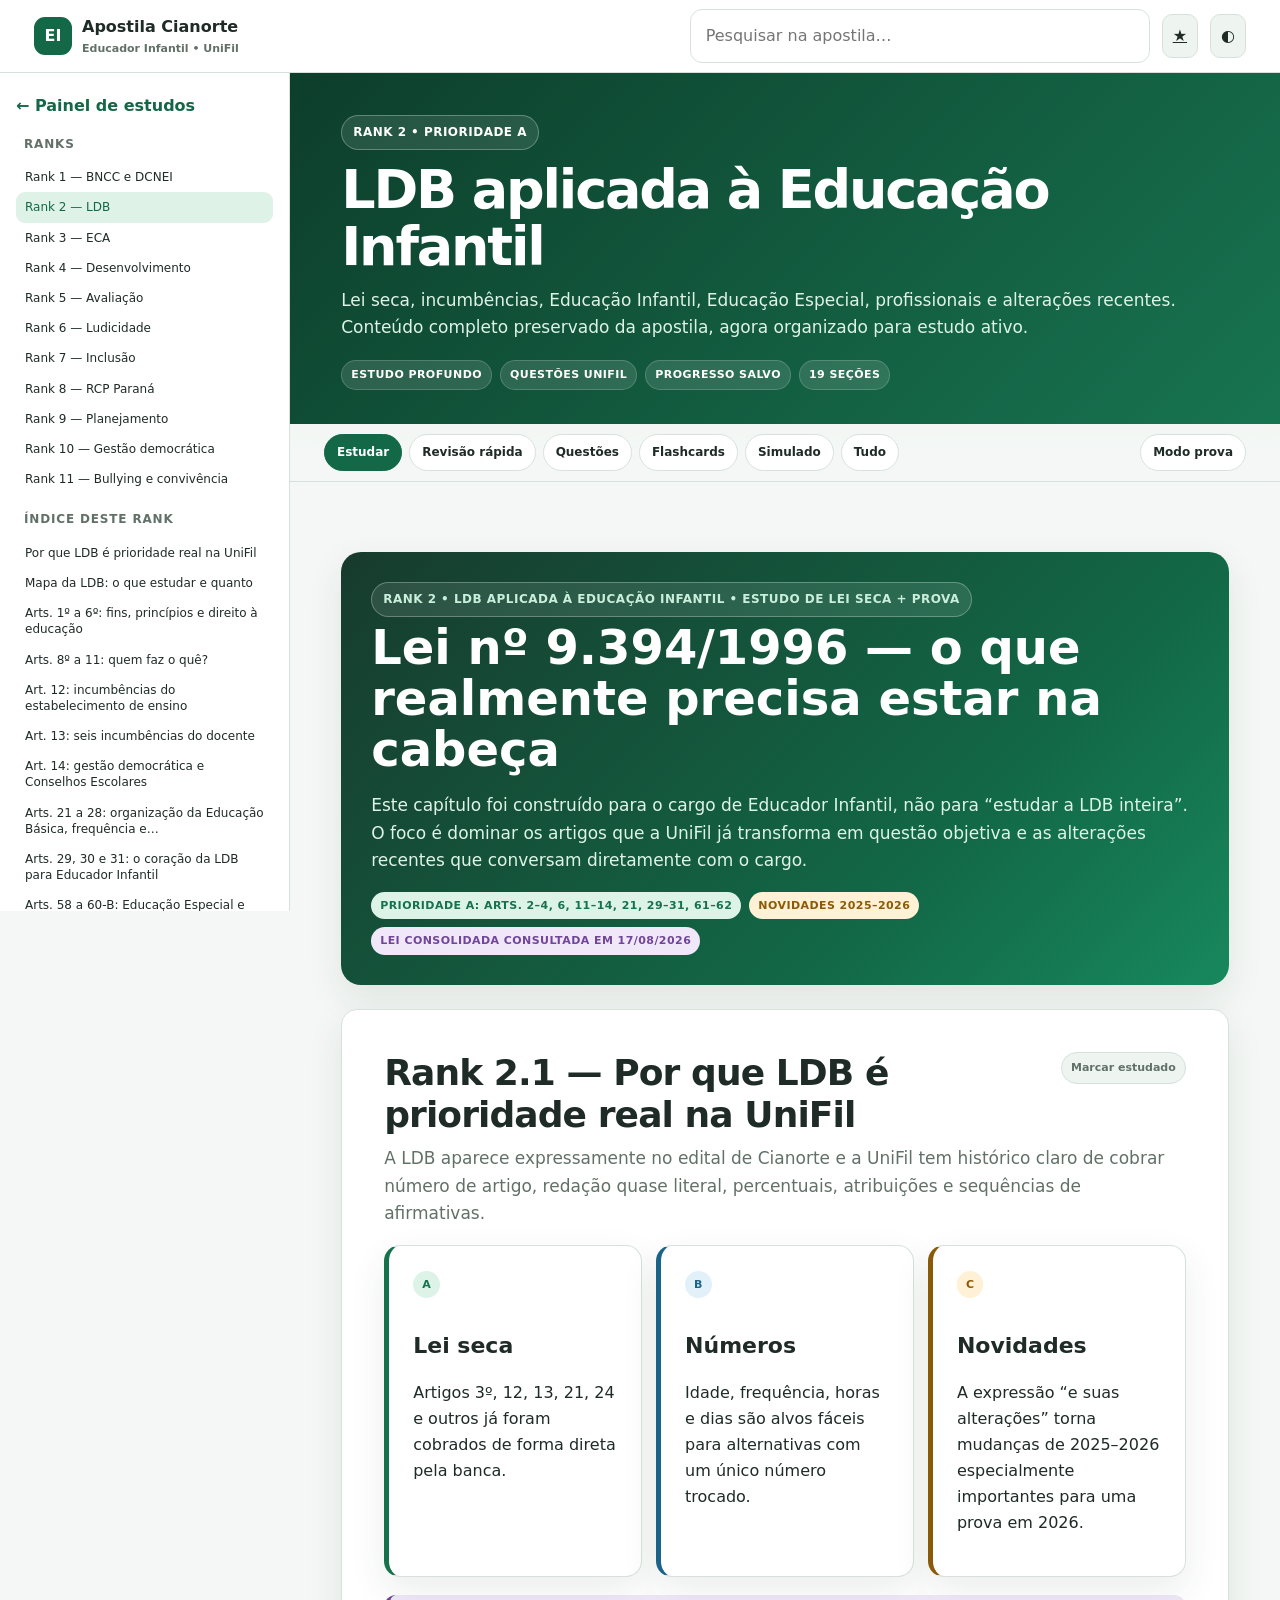
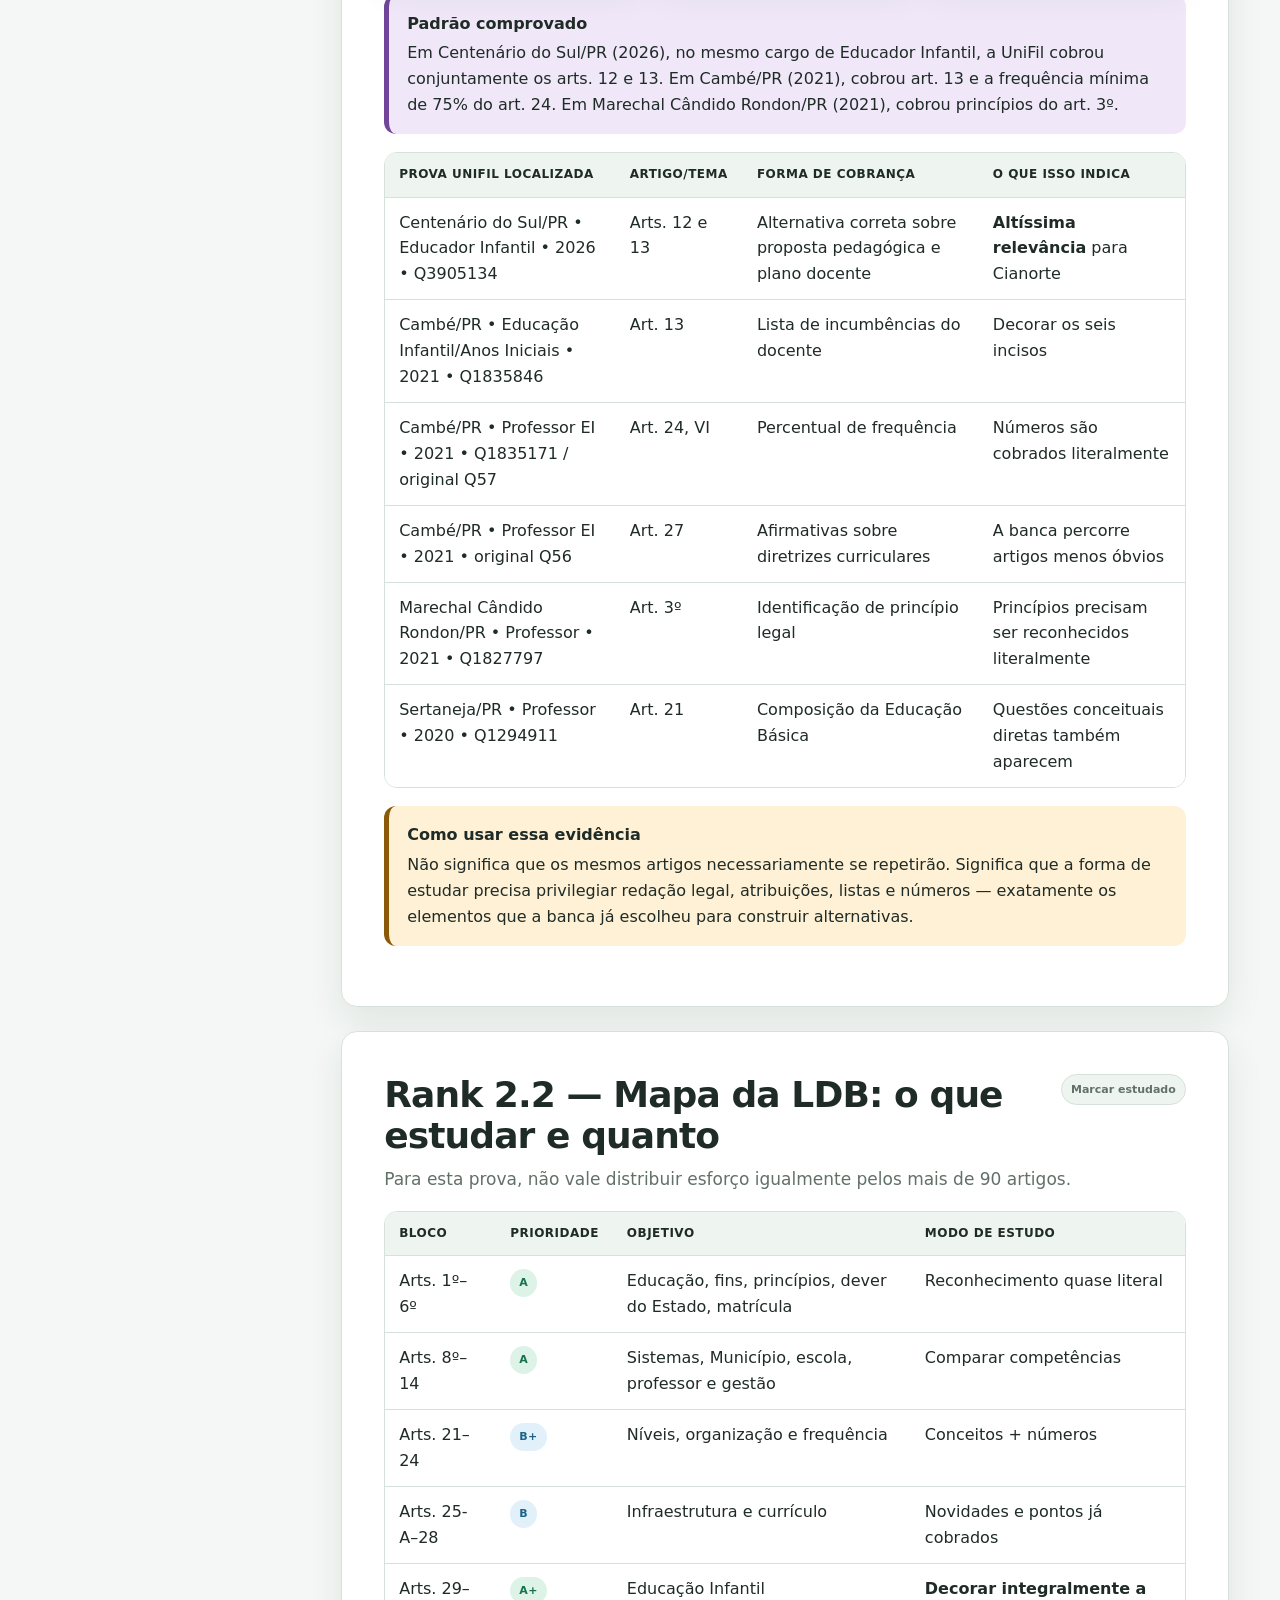
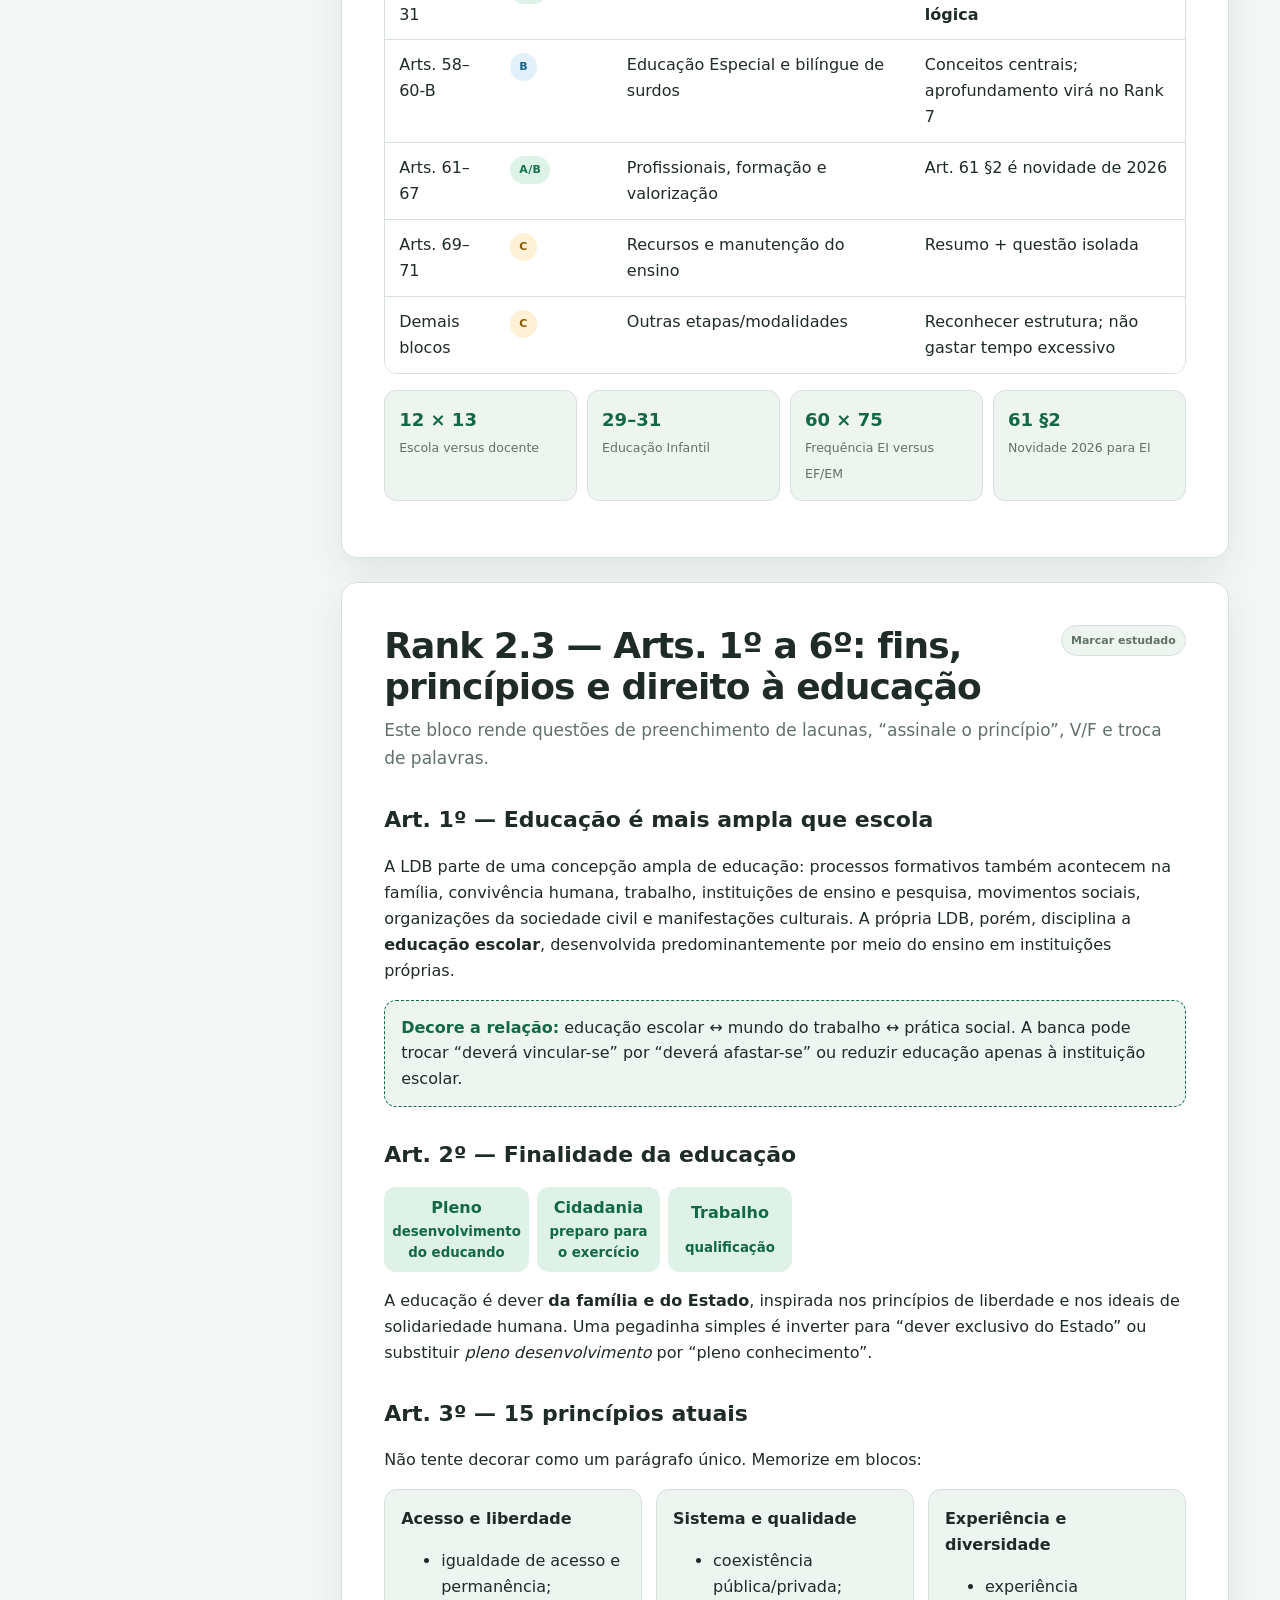
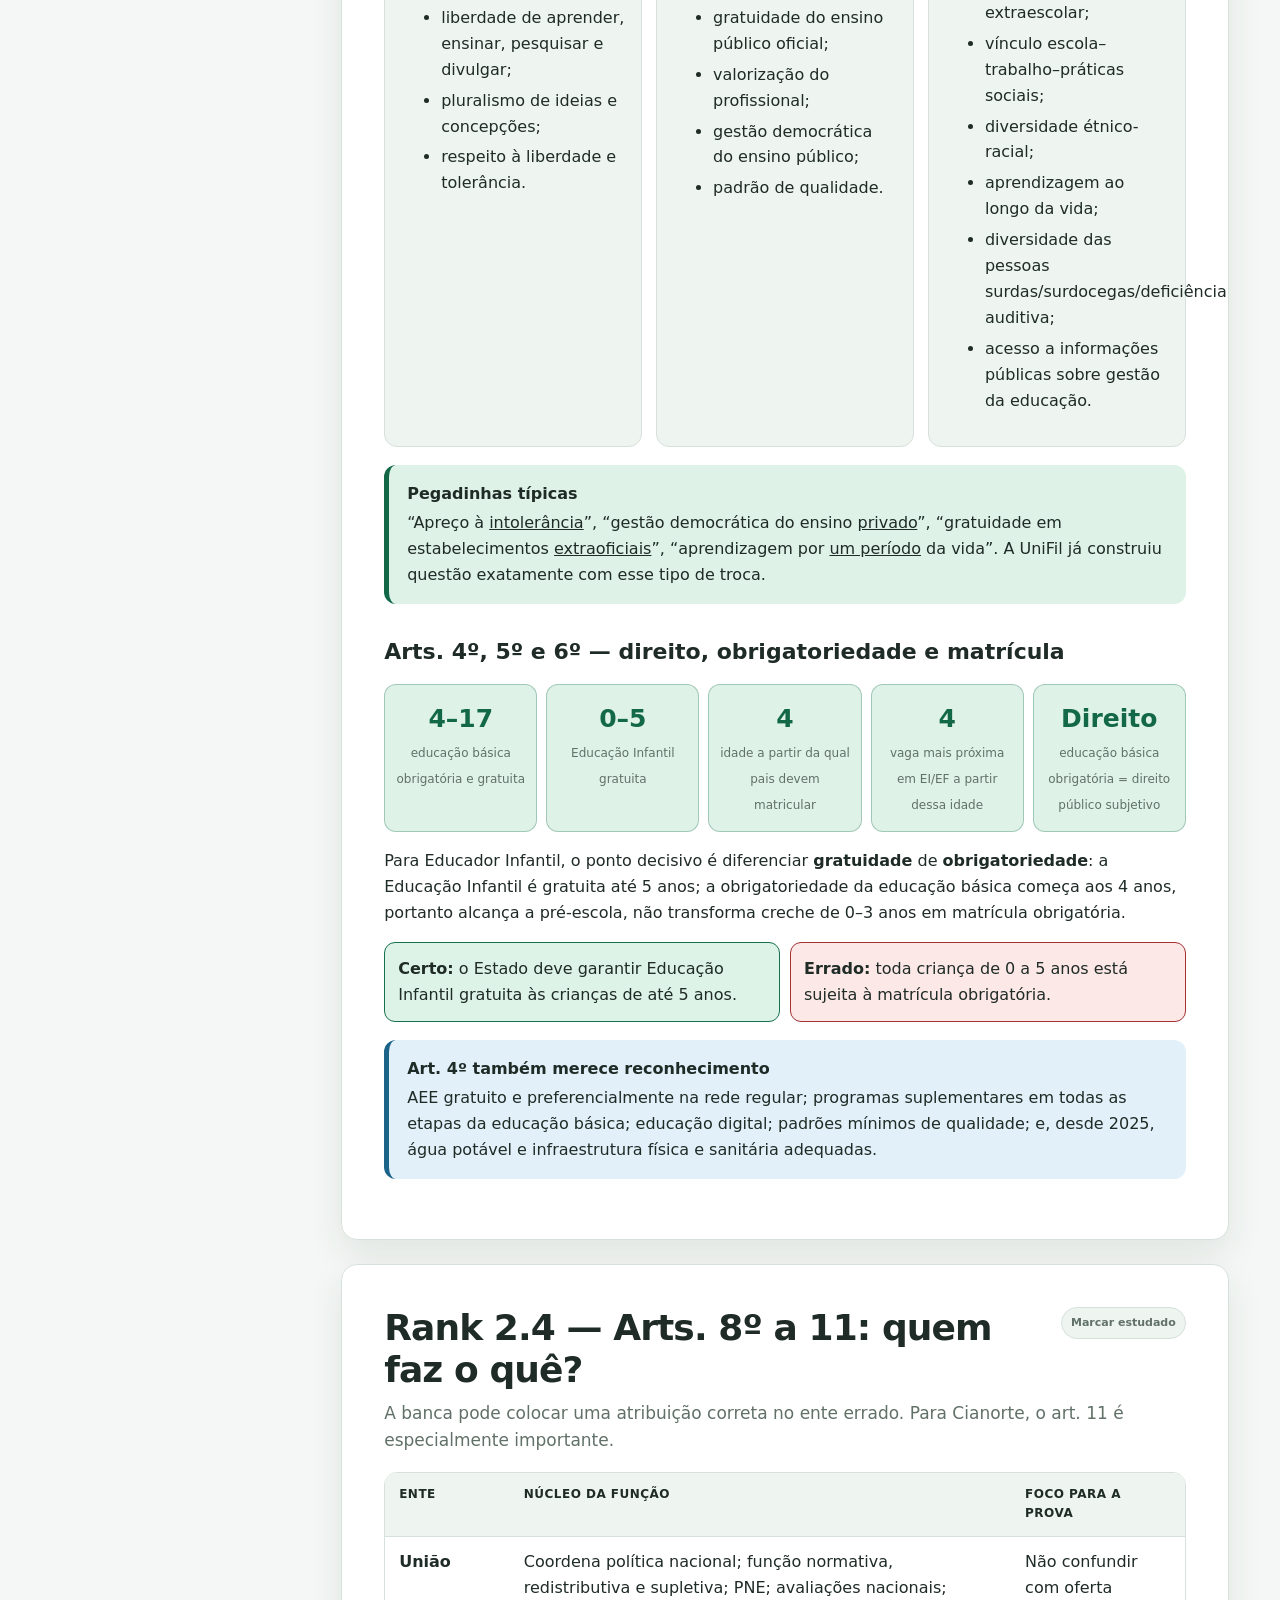
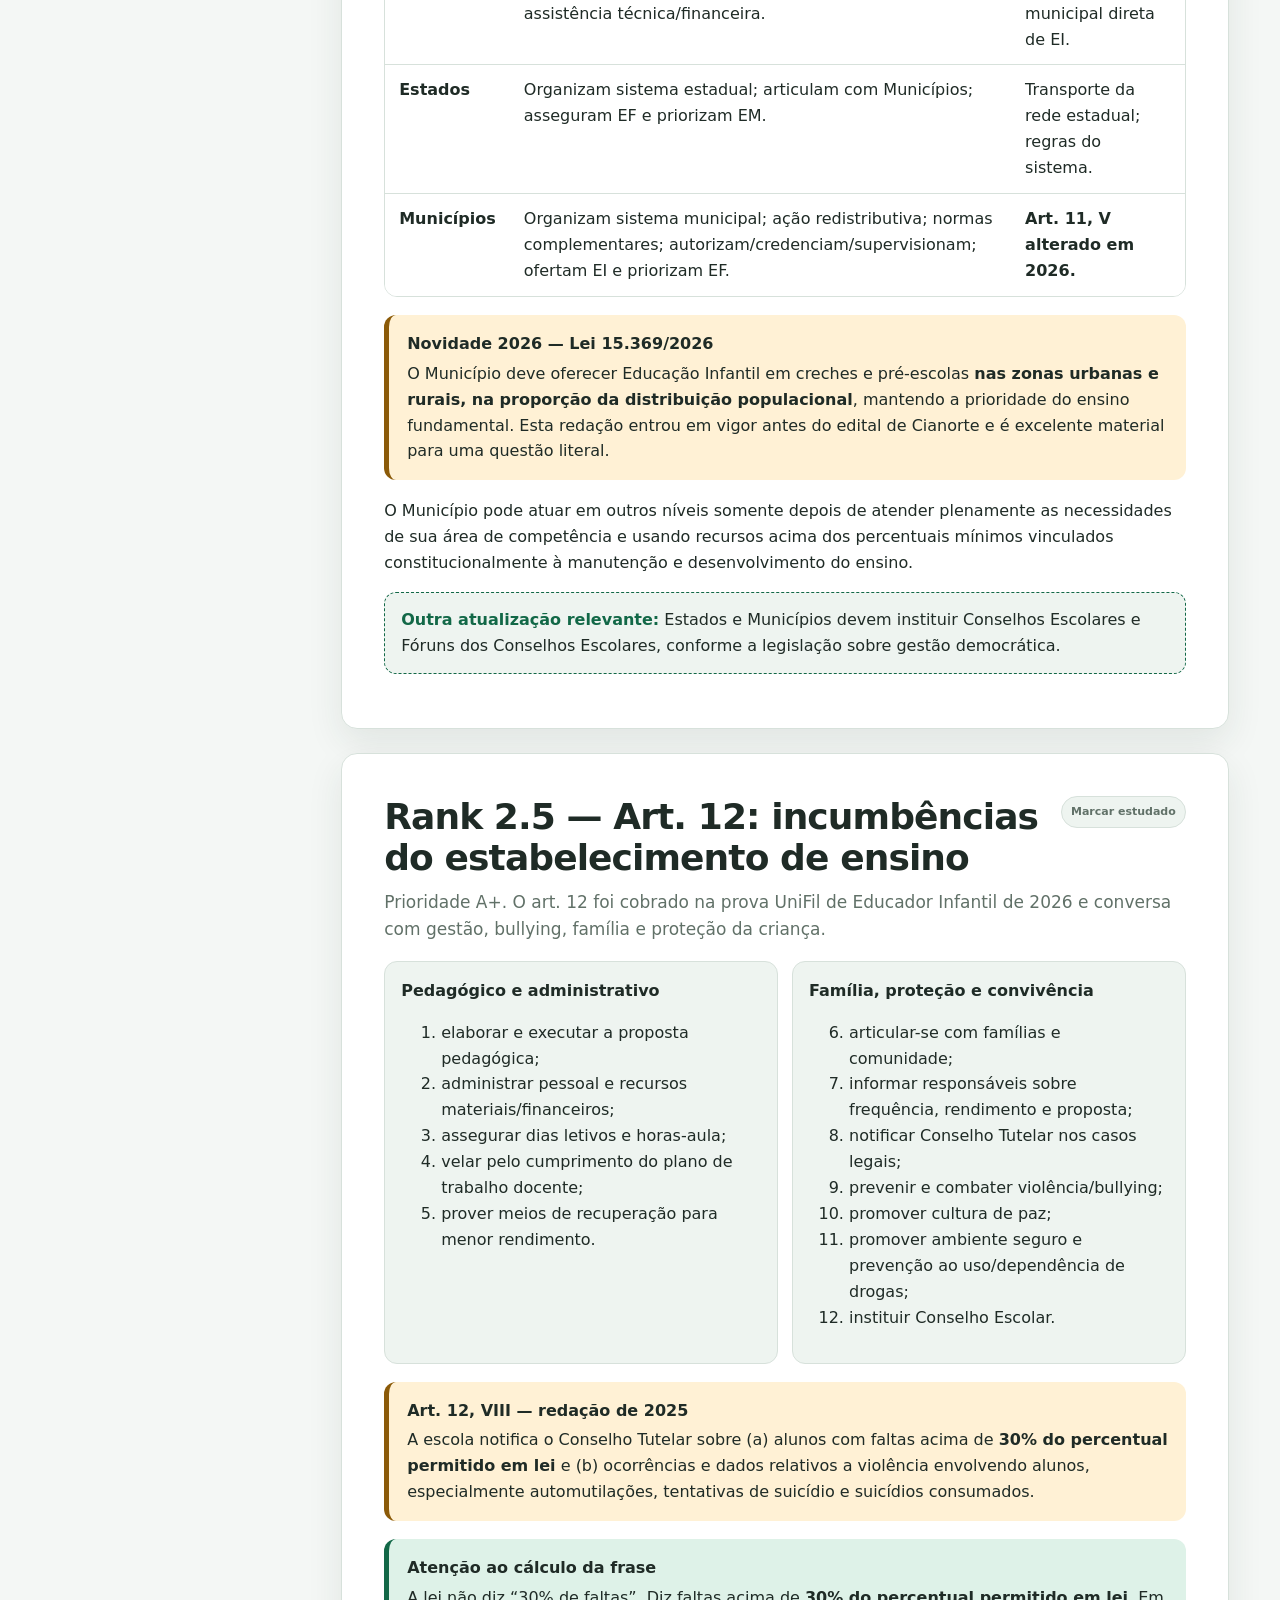
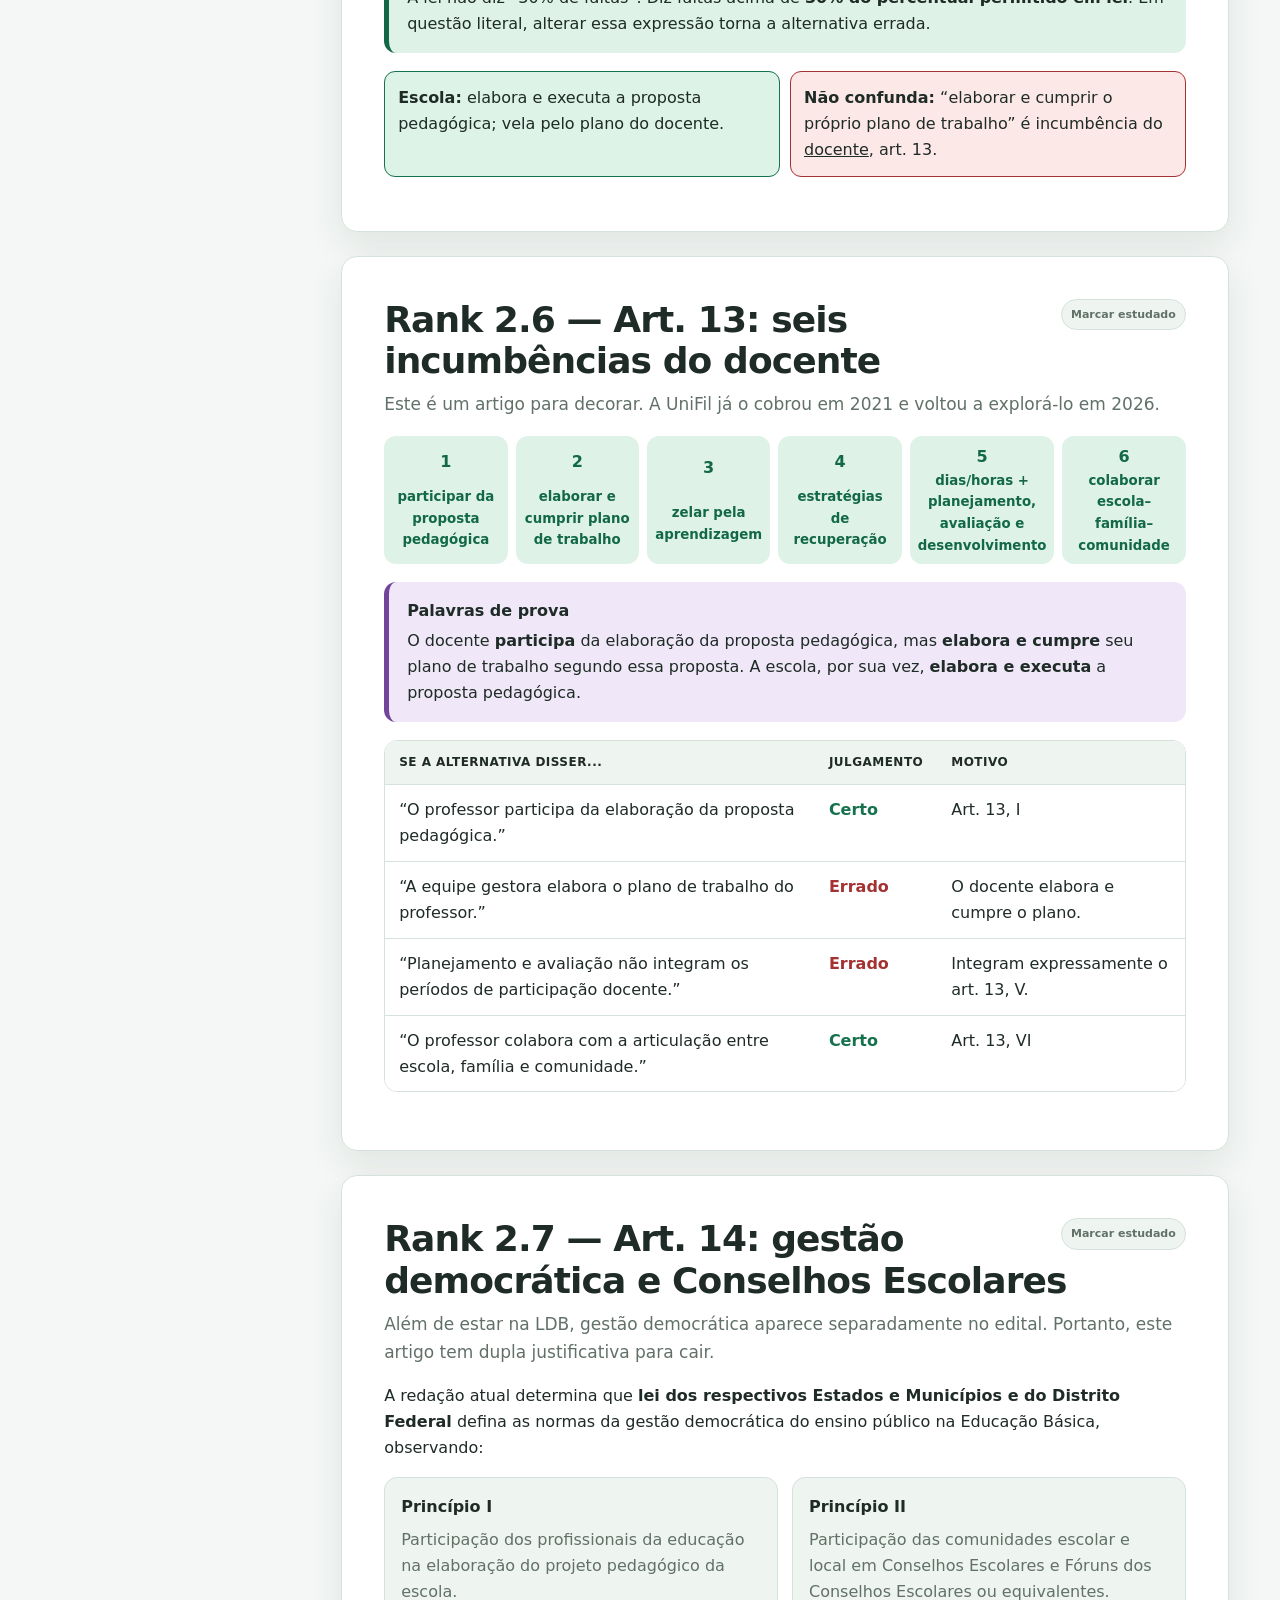
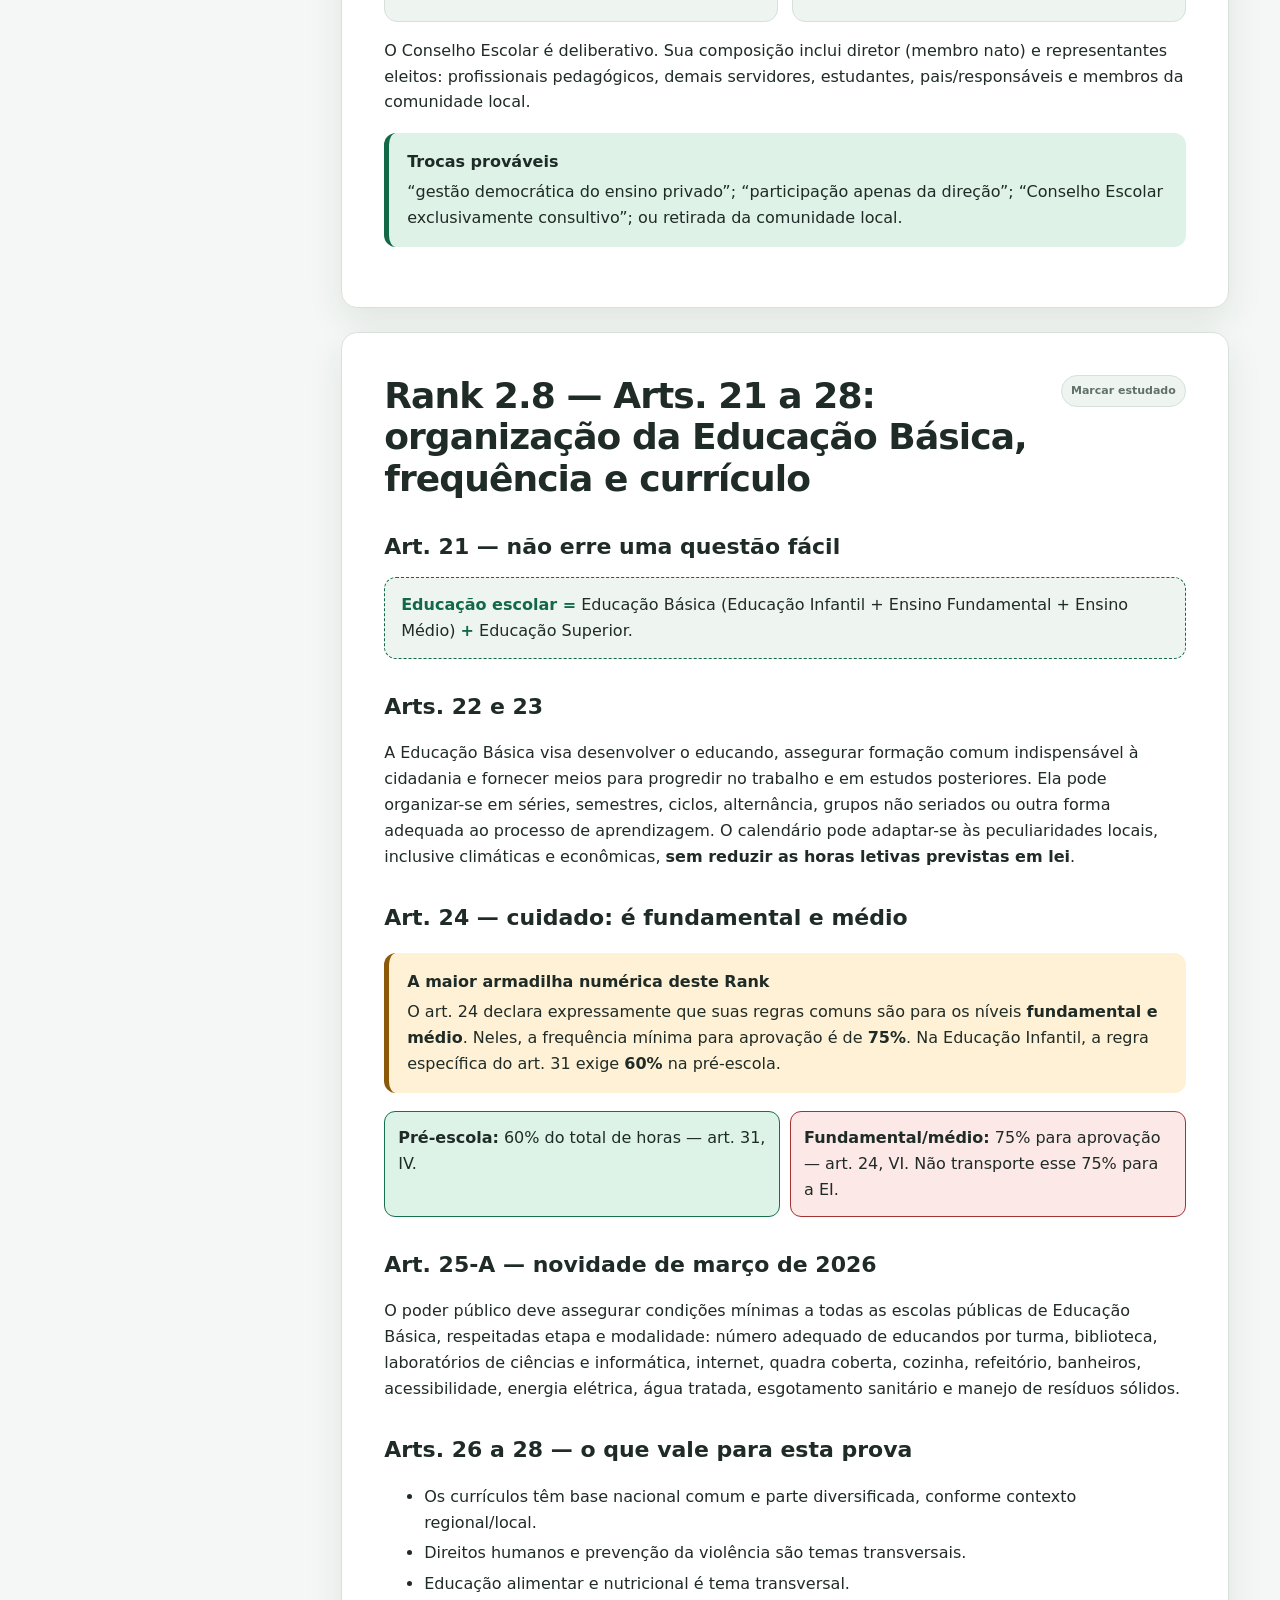
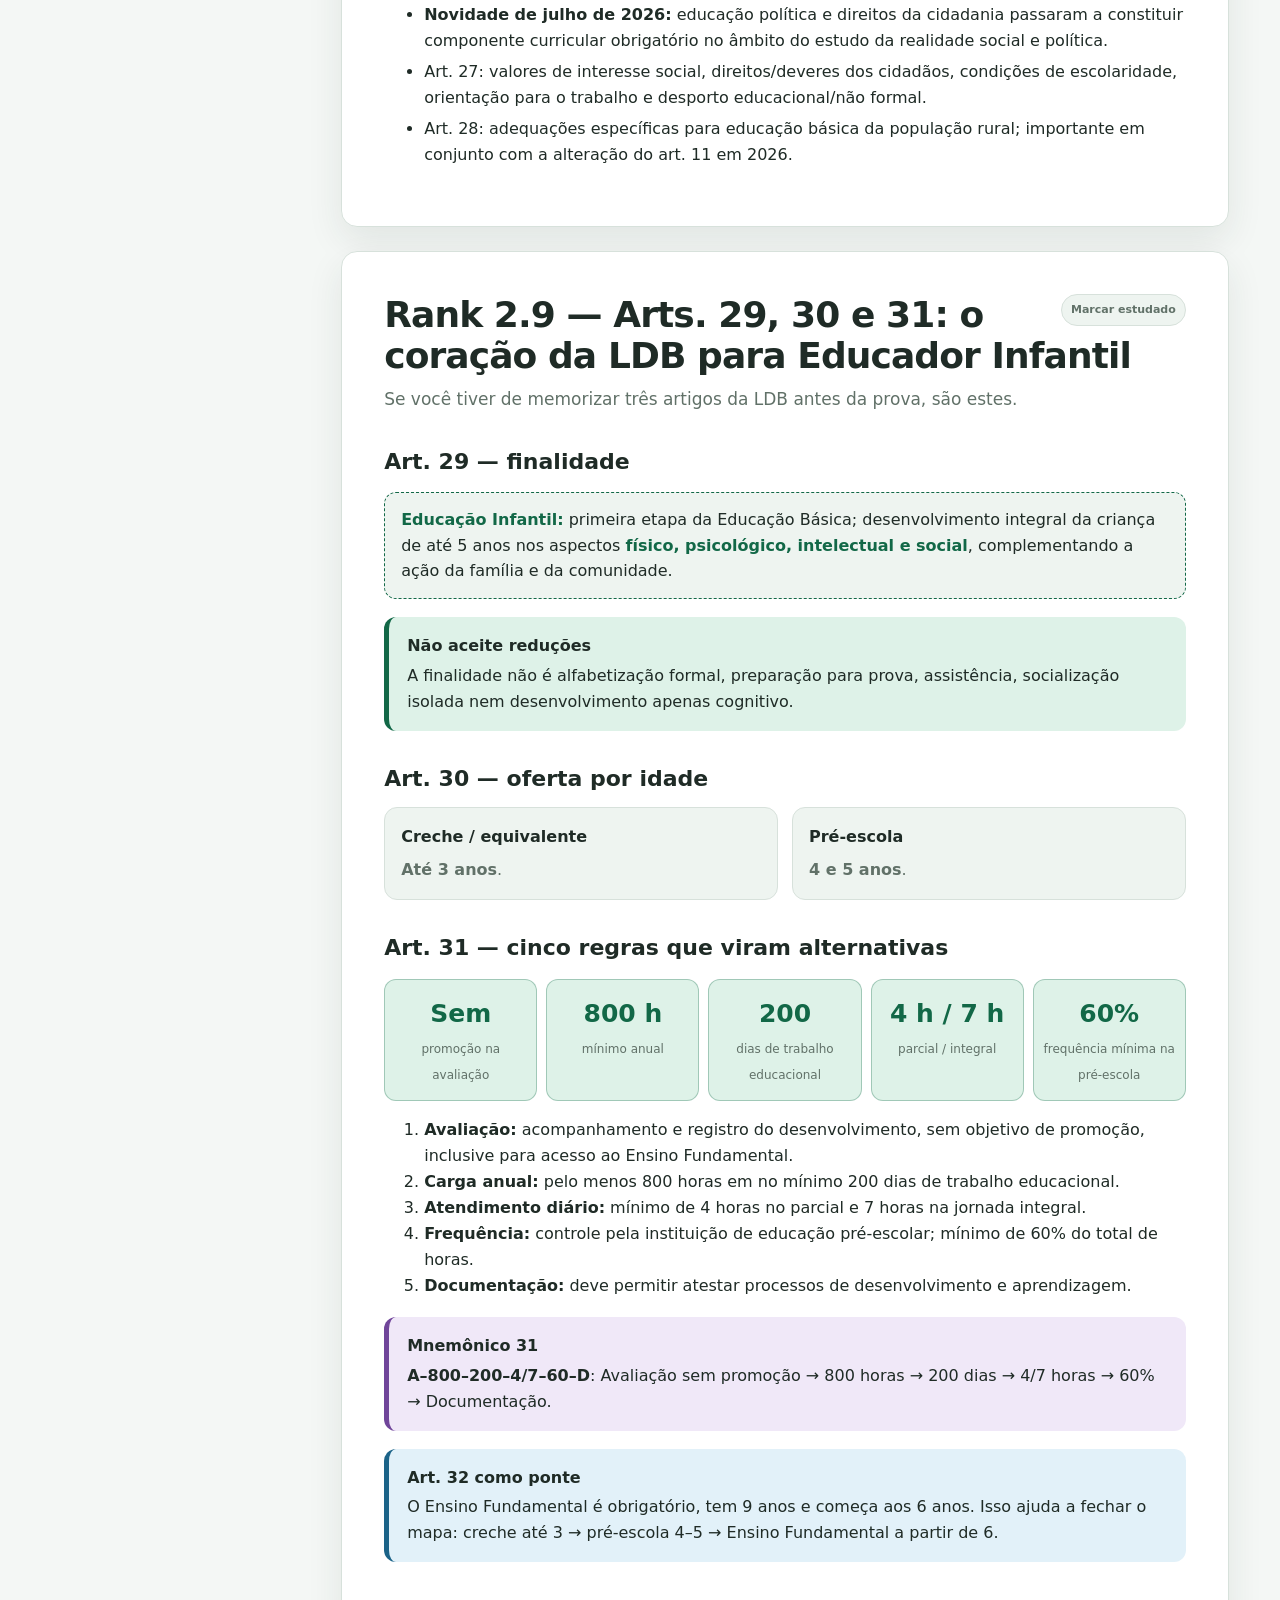
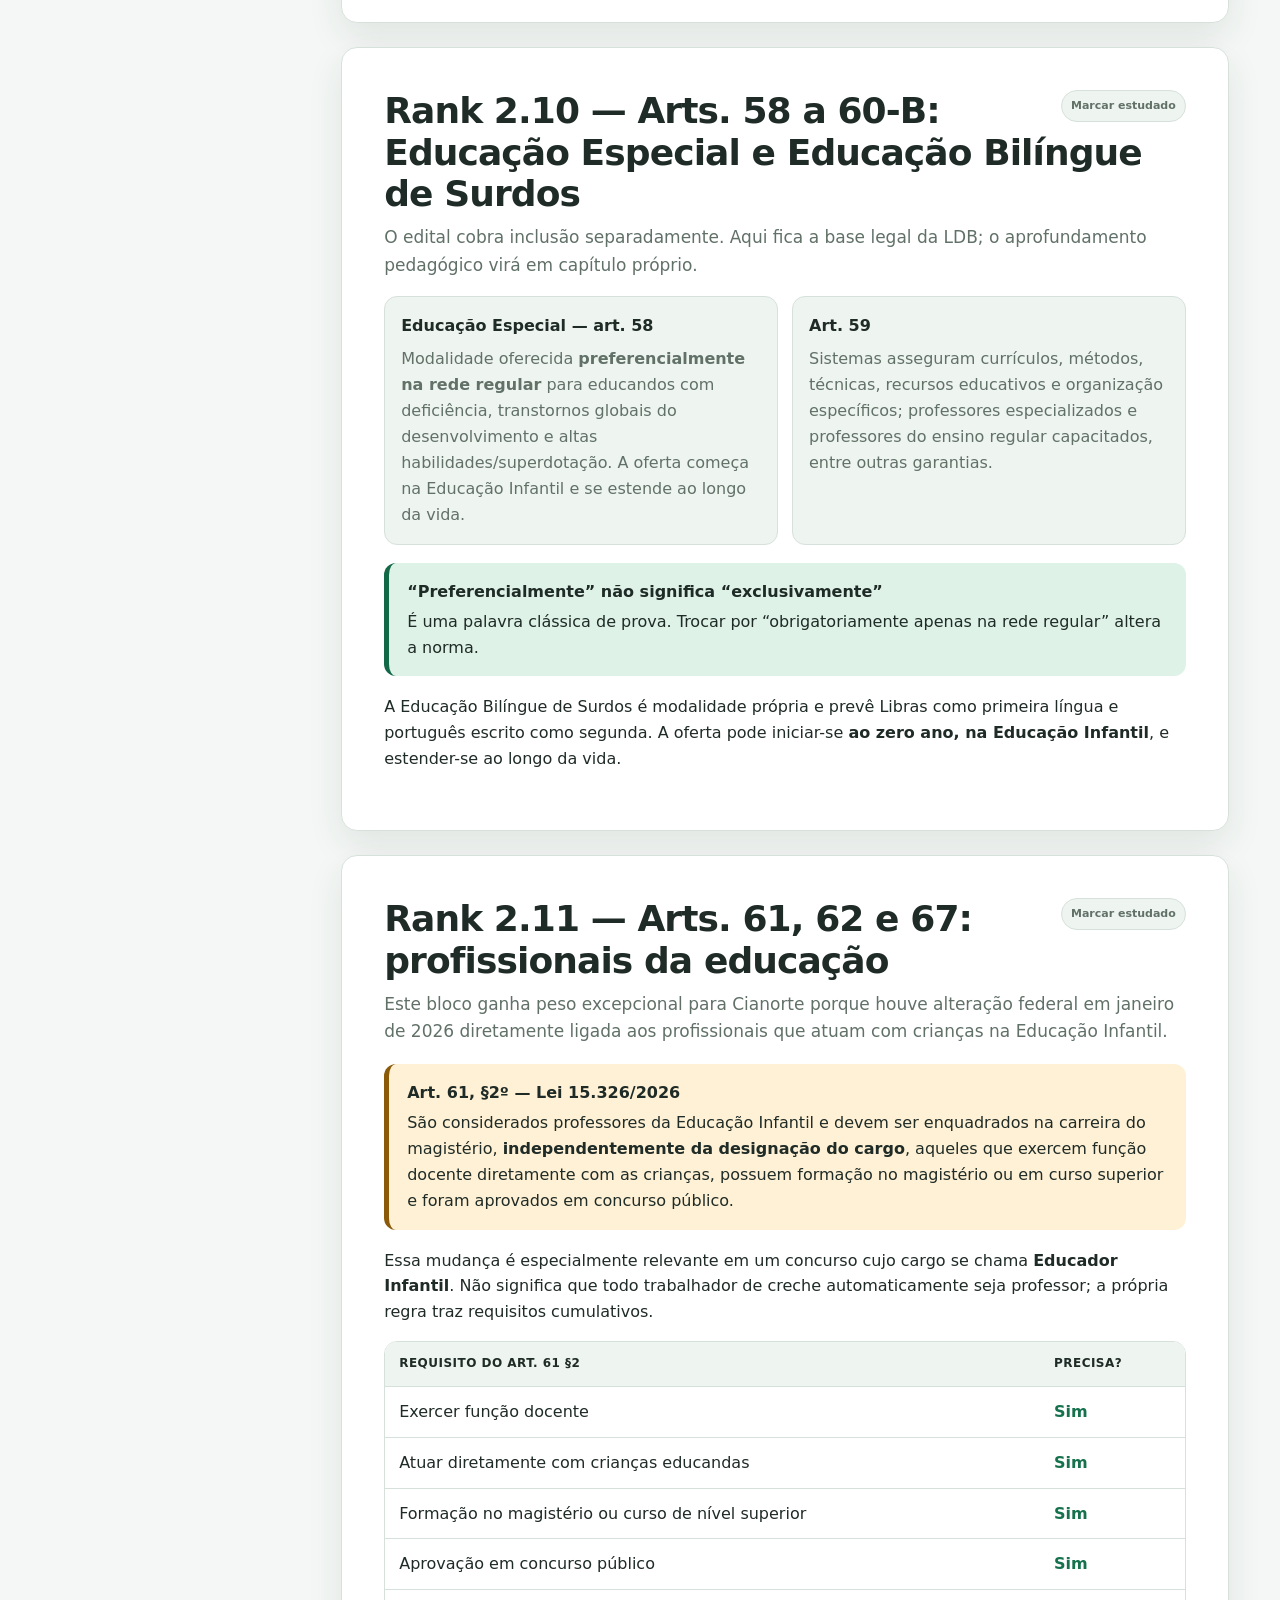
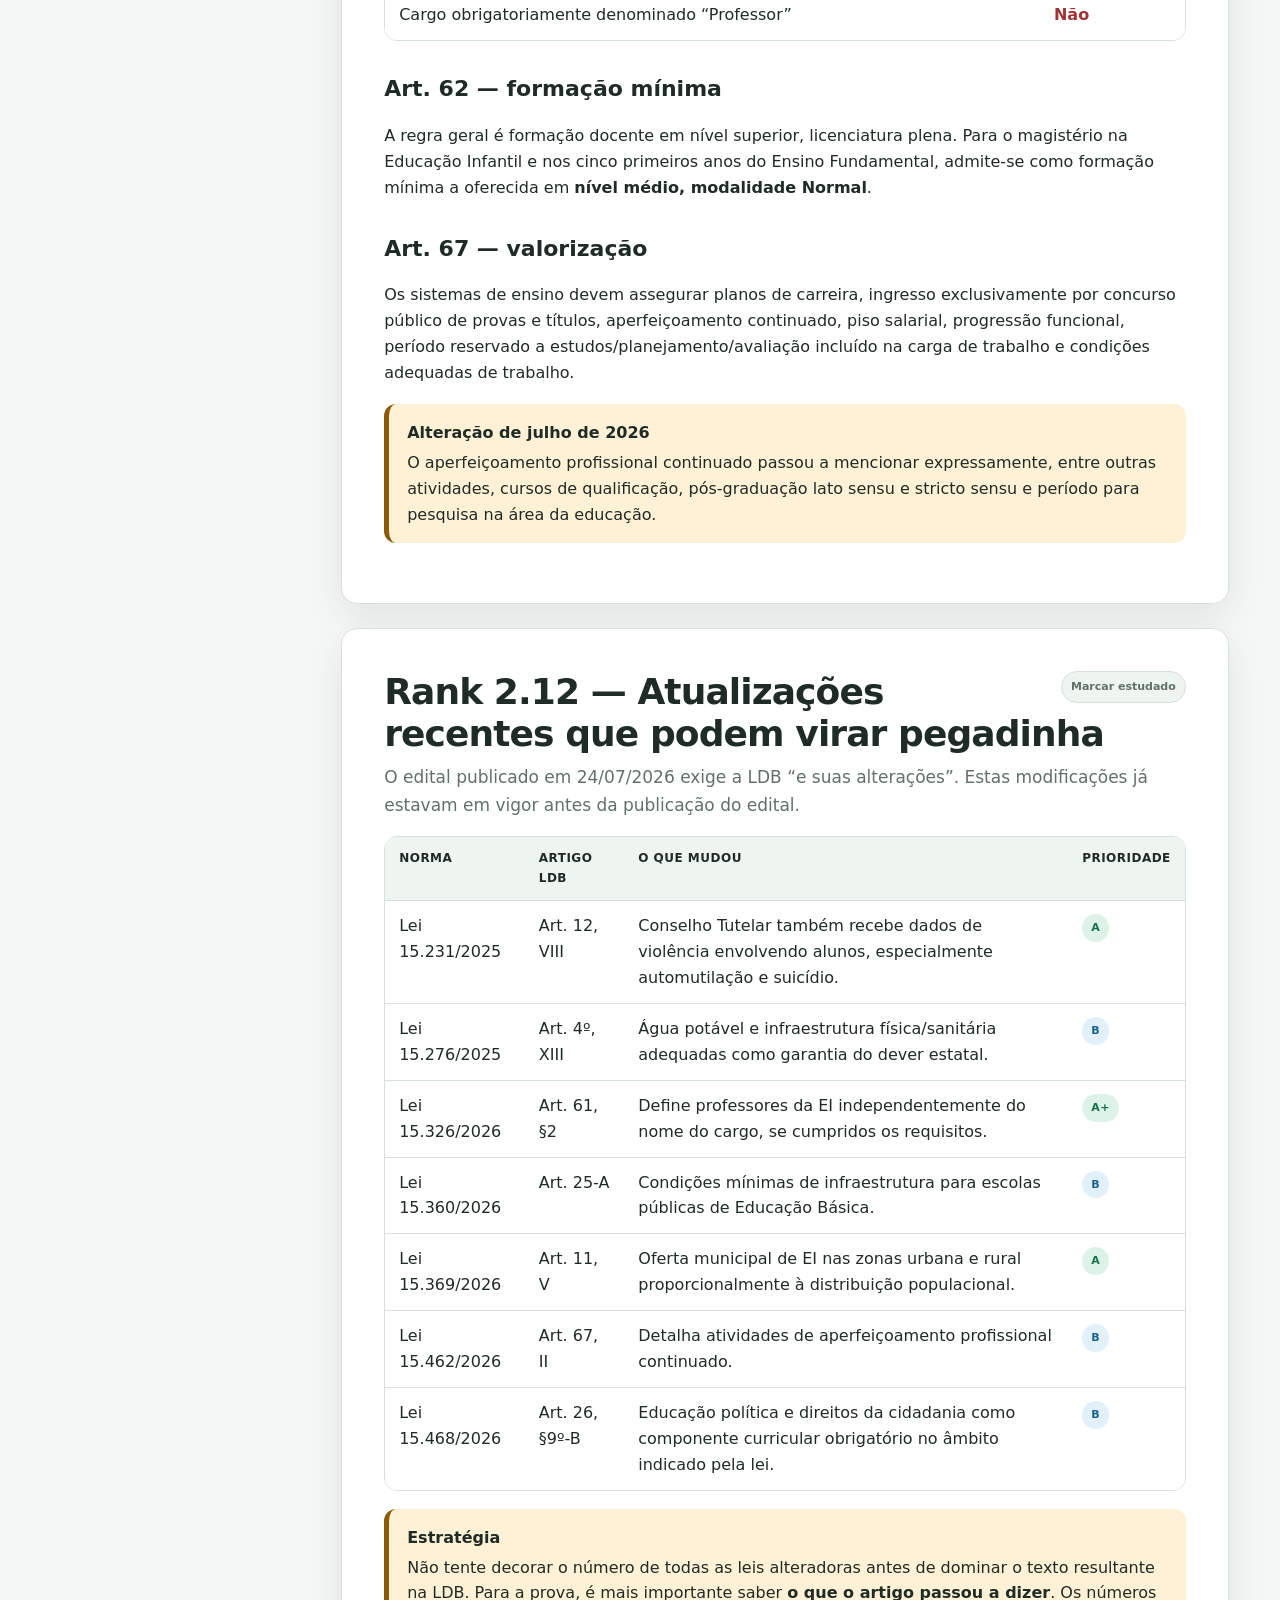
<file: ranks/rank-02-ldb.html>
<!doctype html><html lang="pt-BR"><head><meta charset="utf-8"><meta name="viewport" content="width=device-width,initial-scale=1"><meta name="description" content="Lei seca, incumbências, Educação Infantil, Educação Especial, profissionais e alterações recentes."><meta name="theme-color" content="#0e5a3d"><title>Rank 2 — LDB aplicada à Educação Infantil</title><link rel="stylesheet" href="../assets/style.css"></head><body class="site-v2 rank-page" data-page-type="rank" data-rank="2" data-base="../"><header class="site-header"><div class="site-header-inner"><button class="icon-btn mobile-rank-toggle" type="button" onclick="toggleRankSidebar()">☰</button><a class="site-logo" href="../index.html"><span class="site-logo-mark">EI</span><span>Apostila Cianorte<small>Educador Infantil • UniFil</small></span></a><div class="site-spacer"></div><div class="search-box" style="width:min(42vw,460px)"><input id="globalSearch" type="search" placeholder="Pesquisar na apostila…" autocomplete="off"><div class="search-results" id="searchResults"></div></div><a class="icon-btn" href="../simulados/erros.html" title="Caderno de erros">★</a><button class="icon-btn" type="button" onclick="toggleTheme()">◐</button></div></header><div class="rank-layout"><aside class="rank-sidebar" id="rankSidebar"><a class="back-link" href="../index.html">← Painel de estudos</a><h3>Ranks</h3><ul class="rank-index"><li><a href="rank-01-bncc.html">Rank 1 — BNCC e DCNEI</a></li><li><a href="rank-02-ldb.html" class="active">Rank 2 — LDB</a></li><li><a href="rank-03-eca.html">Rank 3 — ECA</a></li><li><a href="rank-04-desenvolvimento.html">Rank 4 — Desenvolvimento</a></li><li><a href="rank-05-avaliacao.html">Rank 5 — Avaliação</a></li><li><a href="rank-06-ludicidade.html">Rank 6 — Ludicidade</a></li><li><a href="rank-07-inclusao.html">Rank 7 — Inclusão</a></li><li><a href="rank-08-referencial-parana.html">Rank 8 — RCP Paraná</a></li><li><a href="rank-09-planejamento-didatica.html">Rank 9 — Planejamento</a></li><li><a href="rank-10-gestao-democratica.html">Rank 10 — Gestão democrática</a></li><li><a href="rank-11-bullying-convivencia.html">Rank 11 — Bullying e convivência</a></li></ul><h3>Índice deste Rank</h3><ul class="rank-index"><li><a href="#r2-evidencias">Por que LDB é prioridade real na UniFil</a></li><li><a href="#r2-mapa">Mapa da LDB: o que estudar e quanto</a></li><li><a href="#r2-principios">Arts. 1º a 6º: fins, princípios e direito à educação</a></li><li><a href="#r2-sistemas">Arts. 8º a 11: quem faz o quê?</a></li><li><a href="#r2-escola">Art. 12: incumbências do estabelecimento de ensino</a></li><li><a href="#r2-docente">Art. 13: seis incumbências do docente</a></li><li><a href="#r2-gestao">Art. 14: gestão democrática e Conselhos Escolares</a></li><li><a href="#r2-organizacao">Arts. 21 a 28: organização da Educação Básica, frequência e…</a></li><li><a href="#r2-infantil">Arts. 29, 30 e 31: o coração da LDB para Educador Infantil</a></li><li><a href="#r2-inclusao">Arts. 58 a 60-B: Educação Especial e Educação Bilíngue de S…</a></li><li><a href="#r2-profissionais">Arts. 61, 62 e 67: profissionais da educação</a></li><li><a href="#r2-novidades">Atualizações recentes que podem virar pegadinha</a></li><li><a href="#r2-pegadinhas">Pegadinhas, números e comparações que você deve dominar</a></li><li><a href="#r2-reais">Questões reais UniFil localizadas</a></li><li><a href="#r2-adaptadas">Questões adaptadas no padrão UniFil</a></li><li><a href="#r2-autorais">Questões autorais de aprofundamento</a></li><li><a href="#r2-simulado">Simulado Rank 2: 20 questões</a></li><li><a href="#r2-resumo">Revisão final e flashcards</a></li><li><a href="#r2-auditoria">Auditoria de domínio + fontes</a></li></ul><div class="rank-progress-mini"><div class="rank-progress-row"><span>Domínio</span><span id="pageProgressText">0%</span></div><div class="progress-track"><div class="progress-bar" id="pageProgressBar"></div></div></div></aside><main class="rank-main"><section class="rank-hero"><div class="rank-hero-inner"><span class="eyebrow">Rank 2 • Prioridade A</span><h1>LDB aplicada à Educação Infantil</h1><p>Lei seca, incumbências, Educação Infantil, Educação Especial, profissionais e alterações recentes. Conteúdo completo preservado da apostila, agora organizado para estudo ativo.</p><div class="rank-hero-meta"><span class="tag">Estudo profundo</span><span class="tag">Questões UniFil</span><span class="tag">Progresso salvo</span><span class="tag">19 seções</span></div></div></section><div class="mode-bar"><div class="mode-bar-inner"><button class="mode-btn active" data-mode="study">Estudar</button><button class="mode-btn" data-mode="review">Revisão rápida</button><button class="mode-btn" data-mode="questions">Questões</button><button class="mode-btn" data-mode="flashcards">Flashcards</button><button class="mode-btn" data-mode="simulado">Simulado</button><button class="mode-btn" data-mode="all">Tudo</button><span class="mode-spacer"></span><button class="mode-btn" type="button" id="examToggle" onclick="toggleExamMode()">Modo prova</button></div></div><div class="content"><div class="rank-intro-card chapter rank-divider" data-modes="study review" id="r2-inicio">
<div class="eyebrow">Rank 2 • LDB aplicada à Educação Infantil • estudo de lei seca + prova</div>
<h2>Lei nº 9.394/1996 — o que realmente precisa estar na cabeça</h2>
<p>Este capítulo foi construído para o cargo de Educador Infantil, não para “estudar a LDB inteira”. O foco é dominar os artigos que a UniFil já transforma em questão objetiva e as alterações recentes que conversam diretamente com o cargo.</p>
<div class="tag-row"><span class="tag">Prioridade A: arts. 2–4, 6, 11–14, 21, 29–31, 61–62</span><span class="tag warning">Novidades 2025–2026</span><span class="tag real">Lei consolidada consultada em 17/08/2026</span></div>
</div><section class="chapter" data-modes="study" id="r2-evidencias">
<h2>Rank 2.1 — Por que LDB é prioridade real na UniFil</h2>
<p class="section-lead">A LDB aparece expressamente no edital de Cianorte e a UniFil tem histórico claro de cobrar número de artigo, redação quase literal, percentuais, atribuições e sequências de afirmativas.</p>
<div class="grid-3">
<div class="priority-card card"><span class="tag">A</span><h3>Lei seca</h3><p>Artigos 3º, 12, 13, 21, 24 e outros já foram cobrados de forma direta pela banca.</p></div>
<div class="priority-card b card"><span class="tag b">B</span><h3>Números</h3><p>Idade, frequência, horas e dias são alvos fáceis para alternativas com um único número trocado.</p></div>
<div class="priority-card c card"><span class="tag c">C</span><h3>Novidades</h3><p>A expressão “e suas alterações” torna mudanças de 2025–2026 especialmente importantes para uma prova em 2026.</p></div>
</div>
<div class="callout real"><strong>Padrão comprovado</strong>Em Centenário do Sul/PR (2026), no mesmo cargo de Educador Infantil, a UniFil cobrou conjuntamente os arts. 12 e 13. Em Cambé/PR (2021), cobrou art. 13 e a frequência mínima de 75% do art. 24. Em Marechal Cândido Rondon/PR (2021), cobrou princípios do art. 3º.</div>
<div class="table-wrap"><table><thead><tr><th>Prova UniFil localizada</th><th>Artigo/tema</th><th>Forma de cobrança</th><th>O que isso indica</th></tr></thead><tbody>
<tr><td>Centenário do Sul/PR • Educador Infantil • 2026 • Q3905134</td><td>Arts. 12 e 13</td><td>Alternativa correta sobre proposta pedagógica e plano docente</td><td><b>Altíssima relevância</b> para Cianorte</td></tr>
<tr><td>Cambé/PR • Educação Infantil/Anos Iniciais • 2021 • Q1835846</td><td>Art. 13</td><td>Lista de incumbências do docente</td><td>Decorar os seis incisos</td></tr>
<tr><td>Cambé/PR • Professor EI • 2021 • Q1835171 / original Q57</td><td>Art. 24, VI</td><td>Percentual de frequência</td><td>Números são cobrados literalmente</td></tr>
<tr><td>Cambé/PR • Professor EI • 2021 • original Q56</td><td>Art. 27</td><td>Afirmativas sobre diretrizes curriculares</td><td>A banca percorre artigos menos óbvios</td></tr>
<tr><td>Marechal Cândido Rondon/PR • Professor • 2021 • Q1827797</td><td>Art. 3º</td><td>Identificação de princípio legal</td><td>Princípios precisam ser reconhecidos literalmente</td></tr>
<tr><td>Sertaneja/PR • Professor • 2020 • Q1294911</td><td>Art. 21</td><td>Composição da Educação Básica</td><td>Questões conceituais diretas também aparecem</td></tr>
</tbody></table></div>
<div class="callout warning"><strong>Como usar essa evidência</strong>Não significa que os mesmos artigos necessariamente se repetirão. Significa que a forma de estudar precisa privilegiar redação legal, atribuições, listas e números — exatamente os elementos que a banca já escolheu para construir alternativas.</div>
</section><section class="chapter" data-modes="review study" id="r2-mapa">
<h2>Rank 2.2 — Mapa da LDB: o que estudar e quanto</h2>
<p class="section-lead">Para esta prova, não vale distribuir esforço igualmente pelos mais de 90 artigos.</p>
<div class="table-wrap"><table><thead><tr><th>Bloco</th><th>Prioridade</th><th>Objetivo</th><th>Modo de estudo</th></tr></thead><tbody>
<tr><td>Arts. 1º–6º</td><td><span class="tag">A</span></td><td>Educação, fins, princípios, dever do Estado, matrícula</td><td>Reconhecimento quase literal</td></tr>
<tr><td>Arts. 8º–14</td><td><span class="tag">A</span></td><td>Sistemas, Município, escola, professor e gestão</td><td>Comparar competências</td></tr>
<tr><td>Arts. 21–24</td><td><span class="tag b">B+</span></td><td>Níveis, organização e frequência</td><td>Conceitos + números</td></tr>
<tr><td>Arts. 25-A–28</td><td><span class="tag b">B</span></td><td>Infraestrutura e currículo</td><td>Novidades e pontos já cobrados</td></tr>
<tr><td>Arts. 29–31</td><td><span class="tag">A+</span></td><td>Educação Infantil</td><td><b>Decorar integralmente a lógica</b></td></tr>
<tr><td>Arts. 58–60-B</td><td><span class="tag b">B</span></td><td>Educação Especial e bilíngue de surdos</td><td>Conceitos centrais; aprofundamento virá no Rank 7</td></tr>
<tr><td>Arts. 61–67</td><td><span class="tag">A/B</span></td><td>Profissionais, formação e valorização</td><td>Art. 61 §2 é novidade de 2026</td></tr>
<tr><td>Arts. 69–71</td><td><span class="tag c">C</span></td><td>Recursos e manutenção do ensino</td><td>Resumo + questão isolada</td></tr>
<tr><td>Demais blocos</td><td><span class="tag c">C</span></td><td>Outras etapas/modalidades</td><td>Reconhecer estrutura; não gastar tempo excessivo</td></tr>
</tbody></table></div>
<div class="article-grid">
<div class="article-tile"><strong>12 × 13</strong><span>Escola versus docente</span></div><div class="article-tile"><strong>29–31</strong><span>Educação Infantil</span></div><div class="article-tile"><strong>60 × 75</strong><span>Frequência EI versus EF/EM</span></div><div class="article-tile"><strong>61 §2</strong><span>Novidade 2026 para EI</span></div>
</div>
</section><section class="chapter" data-modes="study" id="r2-principios">
<h2>Rank 2.3 — Arts. 1º a 6º: fins, princípios e direito à educação</h2>
<p class="section-lead">Este bloco rende questões de preenchimento de lacunas, “assinale o princípio”, V/F e troca de palavras.</p>
<h3>Art. 1º — Educação é mais ampla que escola</h3>
<p>A LDB parte de uma concepção ampla de educação: processos formativos também acontecem na família, convivência humana, trabalho, instituições de ensino e pesquisa, movimentos sociais, organizações da sociedade civil e manifestações culturais. A própria LDB, porém, disciplina a <b>educação escolar</b>, desenvolvida predominantemente por meio do ensino em instituições próprias.</p>
<div class="legal-core"><b>Decore a relação:</b> educação escolar ↔ mundo do trabalho ↔ prática social. A banca pode trocar “deverá vincular-se” por “deverá afastar-se” ou reduzir educação apenas à instituição escolar.</div>
<h3>Art. 2º — Finalidade da educação</h3>
<div class="memory-strip"><span><b>Pleno</b><small>desenvolvimento do educando</small></span><span><b>Cidadania</b><small>preparo para o exercício</small></span><span><b>Trabalho</b><small>qualificação</small></span></div>
<p>A educação é dever <b>da família e do Estado</b>, inspirada nos princípios de liberdade e nos ideais de solidariedade humana. Uma pegadinha simples é inverter para “dever exclusivo do Estado” ou substituir <i>pleno desenvolvimento</i> por “pleno conhecimento”.</p>
<h3>Art. 3º — 15 princípios atuais</h3>
<p>Não tente decorar como um parágrafo único. Memorize em blocos:</p>
<div class="grid-3">
<div class="mini-card"><h4>Acesso e liberdade</h4><ul class="compact-list"><li>igualdade de acesso e permanência;</li><li>liberdade de aprender, ensinar, pesquisar e divulgar;</li><li>pluralismo de ideias e concepções;</li><li>respeito à liberdade e tolerância.</li></ul></div>
<div class="mini-card"><h4>Sistema e qualidade</h4><ul class="compact-list"><li>coexistência pública/privada;</li><li>gratuidade do ensino público oficial;</li><li>valorização do profissional;</li><li>gestão democrática do ensino público;</li><li>padrão de qualidade.</li></ul></div>
<div class="mini-card"><h4>Experiência e diversidade</h4><ul class="compact-list"><li>experiência extraescolar;</li><li>vínculo escola–trabalho–práticas sociais;</li><li>diversidade étnico-racial;</li><li>aprendizagem ao longo da vida;</li><li>diversidade das pessoas surdas/surdocegas/deficiência auditiva;</li><li>acesso a informações públicas sobre gestão da educação.</li></ul></div>
</div>
<div class="callout trap"><strong>Pegadinhas típicas</strong>“Apreço à <u>intolerância</u>”, “gestão democrática do ensino <u>privado</u>”, “gratuidade em estabelecimentos <u>extraoficiais</u>”, “aprendizagem por <u>um período</u> da vida”. A UniFil já construiu questão exatamente com esse tipo de troca.</div>
<h3>Arts. 4º, 5º e 6º — direito, obrigatoriedade e matrícula</h3>
<div class="number-grid"><div class="number-card"><strong>4–17</strong><span>educação básica obrigatória e gratuita</span></div><div class="number-card"><strong>0–5</strong><span>Educação Infantil gratuita</span></div><div class="number-card"><strong>4</strong><span>idade a partir da qual pais devem matricular</span></div><div class="number-card"><strong>4</strong><span>vaga mais próxima em EI/EF a partir dessa idade</span></div><div class="number-card"><strong>Direito</strong><span>educação básica obrigatória = direito público subjetivo</span></div></div>
<p>Para Educador Infantil, o ponto decisivo é diferenciar <b>gratuidade</b> de <b>obrigatoriedade</b>: a Educação Infantil é gratuita até 5 anos; a obrigatoriedade da educação básica começa aos 4 anos, portanto alcança a pré-escola, não transforma creche de 0–3 anos em matrícula obrigatória.</p>
<div class="trap-pair"><div class="trap-good"><b>Certo:</b> o Estado deve garantir Educação Infantil gratuita às crianças de até 5 anos.</div><div class="trap-bad"><b>Errado:</b> toda criança de 0 a 5 anos está sujeita à matrícula obrigatória.</div></div>
<div class="callout info"><strong>Art. 4º também merece reconhecimento</strong>AEE gratuito e preferencialmente na rede regular; programas suplementares em todas as etapas da educação básica; educação digital; padrões mínimos de qualidade; e, desde 2025, água potável e infraestrutura física e sanitária adequadas.</div>
</section><section class="chapter" data-modes="study" id="r2-sistemas">
<h2>Rank 2.4 — Arts. 8º a 11: quem faz o quê?</h2>
<p class="section-lead">A banca pode colocar uma atribuição correta no ente errado. Para Cianorte, o art. 11 é especialmente importante.</p>
<div class="table-wrap"><table><thead><tr><th>Ente</th><th>Núcleo da função</th><th>Foco para a prova</th></tr></thead><tbody>
<tr><td><b>União</b></td><td>Coordena política nacional; função normativa, redistributiva e supletiva; PNE; avaliações nacionais; assistência técnica/financeira.</td><td>Não confundir com oferta municipal direta de EI.</td></tr>
<tr><td><b>Estados</b></td><td>Organizam sistema estadual; articulam com Municípios; asseguram EF e priorizam EM.</td><td>Transporte da rede estadual; regras do sistema.</td></tr>
<tr><td><b>Municípios</b></td><td>Organizam sistema municipal; ação redistributiva; normas complementares; autorizam/credenciam/supervisionam; ofertam EI e priorizam EF.</td><td><b>Art. 11, V alterado em 2026.</b></td></tr>
</tbody></table></div>
<div class="callout new-law"><strong>Novidade 2026 — Lei 15.369/2026</strong>O Município deve oferecer Educação Infantil em creches e pré-escolas <b>nas zonas urbanas e rurais, na proporção da distribuição populacional</b>, mantendo a prioridade do ensino fundamental. Esta redação entrou em vigor antes do edital de Cianorte e é excelente material para uma questão literal.</div>
<p>O Município pode atuar em outros níveis somente depois de atender plenamente as necessidades de sua área de competência e usando recursos acima dos percentuais mínimos vinculados constitucionalmente à manutenção e desenvolvimento do ensino.</p>
<div class="legal-core"><b>Outra atualização relevante:</b> Estados e Municípios devem instituir Conselhos Escolares e Fóruns dos Conselhos Escolares, conforme a legislação sobre gestão democrática.</div>
</section><section class="chapter" data-modes="study" id="r2-escola">
<h2>Rank 2.5 — Art. 12: incumbências do estabelecimento de ensino</h2>
<p class="section-lead">Prioridade A+. O art. 12 foi cobrado na prova UniFil de Educador Infantil de 2026 e conversa com gestão, bullying, família e proteção da criança.</p>
<div class="grid-2">
<div class="mini-card"><h4>Pedagógico e administrativo</h4><ol><li>elaborar e executar a proposta pedagógica;</li><li>administrar pessoal e recursos materiais/financeiros;</li><li>assegurar dias letivos e horas-aula;</li><li>velar pelo cumprimento do plano de trabalho docente;</li><li>prover meios de recuperação para menor rendimento.</li></ol></div>
<div class="mini-card"><h4>Família, proteção e convivência</h4><ol start="6"><li>articular-se com famílias e comunidade;</li><li>informar responsáveis sobre frequência, rendimento e proposta;</li><li>notificar Conselho Tutelar nos casos legais;</li><li>prevenir e combater violência/bullying;</li><li>promover cultura de paz;</li><li>promover ambiente seguro e prevenção ao uso/dependência de drogas;</li><li>instituir Conselho Escolar.</li></ol></div>
</div>
<div class="callout new-law"><strong>Art. 12, VIII — redação de 2025</strong>A escola notifica o Conselho Tutelar sobre (a) alunos com faltas acima de <b>30% do percentual permitido em lei</b> e (b) ocorrências e dados relativos a violência envolvendo alunos, especialmente automutilações, tentativas de suicídio e suicídios consumados.</div>
<div class="callout trap"><strong>Atenção ao cálculo da frase</strong>A lei não diz “30% de faltas”. Diz faltas acima de <b>30% do percentual permitido em lei</b>. Em questão literal, alterar essa expressão torna a alternativa errada.</div>
<div class="trap-pair"><div class="trap-good"><b>Escola:</b> elabora e executa a proposta pedagógica; vela pelo plano do docente.</div><div class="trap-bad"><b>Não confunda:</b> “elaborar e cumprir o próprio plano de trabalho” é incumbência do <u>docente</u>, art. 13.</div></div>
</section><section class="chapter" data-modes="study" id="r2-docente">
<h2>Rank 2.6 — Art. 13: seis incumbências do docente</h2>
<p class="section-lead">Este é um artigo para decorar. A UniFil já o cobrou em 2021 e voltou a explorá-lo em 2026.</p>
<div class="memory-strip"><span><b>1</b><small>participar da proposta pedagógica</small></span><span><b>2</b><small>elaborar e cumprir plano de trabalho</small></span><span><b>3</b><small>zelar pela aprendizagem</small></span><span><b>4</b><small>estratégias de recuperação</small></span><span><b>5</b><small>dias/horas + planejamento, avaliação e desenvolvimento</small></span><span><b>6</b><small>colaborar escola–família–comunidade</small></span></div>
<div class="callout literal"><strong>Palavras de prova</strong>O docente <b>participa</b> da elaboração da proposta pedagógica, mas <b>elabora e cumpre</b> seu plano de trabalho segundo essa proposta. A escola, por sua vez, <b>elabora e executa</b> a proposta pedagógica.</div>
<div class="table-wrap"><table><thead><tr><th>Se a alternativa disser...</th><th>Julgamento</th><th>Motivo</th></tr></thead><tbody>
<tr><td>“O professor participa da elaboração da proposta pedagógica.”</td><td class="audit-ok">Certo</td><td>Art. 13, I</td></tr>
<tr><td>“A equipe gestora elabora o plano de trabalho do professor.”</td><td style="color:var(--danger);font-weight:850">Errado</td><td>O docente elabora e cumpre o plano.</td></tr>
<tr><td>“Planejamento e avaliação não integram os períodos de participação docente.”</td><td style="color:var(--danger);font-weight:850">Errado</td><td>Integram expressamente o art. 13, V.</td></tr>
<tr><td>“O professor colabora com a articulação entre escola, família e comunidade.”</td><td class="audit-ok">Certo</td><td>Art. 13, VI</td></tr>
</tbody></table></div>
</section><section class="chapter" data-modes="study" id="r2-gestao">
<h2>Rank 2.7 — Art. 14: gestão democrática e Conselhos Escolares</h2>
<p class="section-lead">Além de estar na LDB, gestão democrática aparece separadamente no edital. Portanto, este artigo tem dupla justificativa para cair.</p>
<p>A redação atual determina que <b>lei dos respectivos Estados e Municípios e do Distrito Federal</b> defina as normas da gestão democrática do ensino público na Educação Básica, observando:</p>
<div class="grid-2"><div class="mini-card"><h4>Princípio I</h4><p>Participação dos profissionais da educação na elaboração do projeto pedagógico da escola.</p></div><div class="mini-card"><h4>Princípio II</h4><p>Participação das comunidades escolar e local em Conselhos Escolares e Fóruns dos Conselhos Escolares ou equivalentes.</p></div></div>
<p>O Conselho Escolar é deliberativo. Sua composição inclui diretor (membro nato) e representantes eleitos: profissionais pedagógicos, demais servidores, estudantes, pais/responsáveis e membros da comunidade local.</p>
<div class="callout trap"><strong>Trocas prováveis</strong>“gestão democrática do ensino privado”; “participação apenas da direção”; “Conselho Escolar exclusivamente consultivo”; ou retirada da comunidade local.</div>
</section><section class="chapter" data-modes="study" id="r2-organizacao">
<h2>Rank 2.8 — Arts. 21 a 28: organização da Educação Básica, frequência e currículo</h2>
<h3>Art. 21 — não erre uma questão fácil</h3>
<div class="legal-core"><b>Educação escolar =</b> Educação Básica (Educação Infantil + Ensino Fundamental + Ensino Médio) <b>+</b> Educação Superior.</div>
<h3>Arts. 22 e 23</h3>
<p>A Educação Básica visa desenvolver o educando, assegurar formação comum indispensável à cidadania e fornecer meios para progredir no trabalho e em estudos posteriores. Ela pode organizar-se em séries, semestres, ciclos, alternância, grupos não seriados ou outra forma adequada ao processo de aprendizagem. O calendário pode adaptar-se às peculiaridades locais, inclusive climáticas e econômicas, <b>sem reduzir as horas letivas previstas em lei</b>.</p>
<h3>Art. 24 — cuidado: é fundamental e médio</h3>
<div class="callout warning"><strong>A maior armadilha numérica deste Rank</strong>O art. 24 declara expressamente que suas regras comuns são para os níveis <b>fundamental e médio</b>. Neles, a frequência mínima para aprovação é de <b>75%</b>. Na Educação Infantil, a regra específica do art. 31 exige <b>60%</b> na pré-escola.</div>
<div class="trap-pair"><div class="trap-good"><b>Pré-escola:</b> 60% do total de horas — art. 31, IV.</div><div class="trap-bad"><b>Fundamental/médio:</b> 75% para aprovação — art. 24, VI. Não transporte esse 75% para a EI.</div></div>
<h3>Art. 25-A — novidade de março de 2026</h3>
<p>O poder público deve assegurar condições mínimas a todas as escolas públicas de Educação Básica, respeitadas etapa e modalidade: número adequado de educandos por turma, biblioteca, laboratórios de ciências e informática, internet, quadra coberta, cozinha, refeitório, banheiros, acessibilidade, energia elétrica, água tratada, esgotamento sanitário e manejo de resíduos sólidos.</p>
<h3>Arts. 26 a 28 — o que vale para esta prova</h3>
<ul class="compact-list"><li>Os currículos têm base nacional comum e parte diversificada, conforme contexto regional/local.</li><li>Direitos humanos e prevenção da violência são temas transversais.</li><li>Educação alimentar e nutricional é tema transversal.</li><li><b>Novidade de julho de 2026:</b> educação política e direitos da cidadania passaram a constituir componente curricular obrigatório no âmbito do estudo da realidade social e política.</li><li>Art. 27: valores de interesse social, direitos/deveres dos cidadãos, condições de escolaridade, orientação para o trabalho e desporto educacional/não formal.</li><li>Art. 28: adequações específicas para educação básica da população rural; importante em conjunto com a alteração do art. 11 em 2026.</li></ul>
</section><section class="chapter" data-modes="study" id="r2-infantil">
<h2>Rank 2.9 — Arts. 29, 30 e 31: o coração da LDB para Educador Infantil</h2>
<p class="section-lead">Se você tiver de memorizar três artigos da LDB antes da prova, são estes.</p>
<h3>Art. 29 — finalidade</h3>
<div class="legal-core"><b>Educação Infantil:</b> primeira etapa da Educação Básica; desenvolvimento integral da criança de até 5 anos nos aspectos <b>físico, psicológico, intelectual e social</b>, complementando a ação da família e da comunidade.</div>
<div class="callout trap"><strong>Não aceite reduções</strong>A finalidade não é alfabetização formal, preparação para prova, assistência, socialização isolada nem desenvolvimento apenas cognitivo.</div>
<h3>Art. 30 — oferta por idade</h3>
<div class="grid-2"><div class="mini-card"><h4>Creche / equivalente</h4><p><b>Até 3 anos</b>.</p></div><div class="mini-card"><h4>Pré-escola</h4><p><b>4 e 5 anos</b>.</p></div></div>
<h3>Art. 31 — cinco regras que viram alternativas</h3>
<div class="number-grid"><div class="number-card"><strong>Sem</strong><span>promoção na avaliação</span></div><div class="number-card"><strong>800 h</strong><span>mínimo anual</span></div><div class="number-card"><strong>200</strong><span>dias de trabalho educacional</span></div><div class="number-card"><strong>4 h / 7 h</strong><span>parcial / integral</span></div><div class="number-card"><strong>60%</strong><span>frequência mínima na pré-escola</span></div></div>
<ol><li><b>Avaliação:</b> acompanhamento e registro do desenvolvimento, sem objetivo de promoção, inclusive para acesso ao Ensino Fundamental.</li><li><b>Carga anual:</b> pelo menos 800 horas em no mínimo 200 dias de trabalho educacional.</li><li><b>Atendimento diário:</b> mínimo de 4 horas no parcial e 7 horas na jornada integral.</li><li><b>Frequência:</b> controle pela instituição de educação pré-escolar; mínimo de 60% do total de horas.</li><li><b>Documentação:</b> deve permitir atestar processos de desenvolvimento e aprendizagem.</li></ol>
<div class="callout literal"><strong>Mnemônico 31</strong><b>A–800–200–4/7–60–D</b>: Avaliação sem promoção → 800 horas → 200 dias → 4/7 horas → 60% → Documentação.</div>
<div class="callout info"><strong>Art. 32 como ponte</strong>O Ensino Fundamental é obrigatório, tem 9 anos e começa aos 6 anos. Isso ajuda a fechar o mapa: creche até 3 → pré-escola 4–5 → Ensino Fundamental a partir de 6.</div>
</section><section class="chapter" data-modes="study" id="r2-inclusao">
<h2>Rank 2.10 — Arts. 58 a 60-B: Educação Especial e Educação Bilíngue de Surdos</h2>
<p class="section-lead">O edital cobra inclusão separadamente. Aqui fica a base legal da LDB; o aprofundamento pedagógico virá em capítulo próprio.</p>
<div class="grid-2"><div class="mini-card"><h4>Educação Especial — art. 58</h4><p>Modalidade oferecida <b>preferencialmente na rede regular</b> para educandos com deficiência, transtornos globais do desenvolvimento e altas habilidades/superdotação. A oferta começa na Educação Infantil e se estende ao longo da vida.</p></div><div class="mini-card"><h4>Art. 59</h4><p>Sistemas asseguram currículos, métodos, técnicas, recursos educativos e organização específicos; professores especializados e professores do ensino regular capacitados, entre outras garantias.</p></div></div>
<div class="callout trap"><strong>“Preferencialmente” não significa “exclusivamente”</strong>É uma palavra clássica de prova. Trocar por “obrigatoriamente apenas na rede regular” altera a norma.</div>
<p>A Educação Bilíngue de Surdos é modalidade própria e prevê Libras como primeira língua e português escrito como segunda. A oferta pode iniciar-se <b>ao zero ano, na Educação Infantil</b>, e estender-se ao longo da vida.</p>
</section><section class="chapter" data-modes="study" id="r2-profissionais">
<h2>Rank 2.11 — Arts. 61, 62 e 67: profissionais da educação</h2>
<p class="section-lead">Este bloco ganha peso excepcional para Cianorte porque houve alteração federal em janeiro de 2026 diretamente ligada aos profissionais que atuam com crianças na Educação Infantil.</p>
<div class="callout new-law"><strong>Art. 61, §2º — Lei 15.326/2026</strong>São considerados professores da Educação Infantil e devem ser enquadrados na carreira do magistério, <b>independentemente da designação do cargo</b>, aqueles que exercem função docente diretamente com as crianças, possuem formação no magistério ou em curso superior e foram aprovados em concurso público.</div>
<p>Essa mudança é especialmente relevante em um concurso cujo cargo se chama <b>Educador Infantil</b>. Não significa que todo trabalhador de creche automaticamente seja professor; a própria regra traz requisitos cumulativos.</p>
<div class="table-wrap"><table><thead><tr><th>Requisito do art. 61 §2</th><th>Precisa?</th></tr></thead><tbody><tr><td>Exercer função docente</td><td class="audit-ok">Sim</td></tr><tr><td>Atuar diretamente com crianças educandas</td><td class="audit-ok">Sim</td></tr><tr><td>Formação no magistério ou curso de nível superior</td><td class="audit-ok">Sim</td></tr><tr><td>Aprovação em concurso público</td><td class="audit-ok">Sim</td></tr><tr><td>Cargo obrigatoriamente denominado “Professor”</td><td style="color:var(--danger);font-weight:850">Não</td></tr></tbody></table></div>
<h3>Art. 62 — formação mínima</h3>
<p>A regra geral é formação docente em nível superior, licenciatura plena. Para o magistério na Educação Infantil e nos cinco primeiros anos do Ensino Fundamental, admite-se como formação mínima a oferecida em <b>nível médio, modalidade Normal</b>.</p>
<h3>Art. 67 — valorização</h3>
<p>Os sistemas de ensino devem assegurar planos de carreira, ingresso exclusivamente por concurso público de provas e títulos, aperfeiçoamento continuado, piso salarial, progressão funcional, período reservado a estudos/planejamento/avaliação incluído na carga de trabalho e condições adequadas de trabalho.</p>
<div class="callout new-law"><strong>Alteração de julho de 2026</strong>O aperfeiçoamento profissional continuado passou a mencionar expressamente, entre outras atividades, cursos de qualificação, pós-graduação lato sensu e stricto sensu e período para pesquisa na área da educação.</div>
</section><section class="chapter" data-modes="study" id="r2-novidades">
<h2>Rank 2.12 — Atualizações recentes que podem virar pegadinha</h2>
<p class="section-lead">O edital publicado em 24/07/2026 exige a LDB “e suas alterações”. Estas modificações já estavam em vigor antes da publicação do edital.</p>
<div class="table-wrap"><table><thead><tr><th>Norma</th><th>Artigo LDB</th><th>O que mudou</th><th>Prioridade</th></tr></thead><tbody>
<tr><td>Lei 15.231/2025</td><td>Art. 12, VIII</td><td>Conselho Tutelar também recebe dados de violência envolvendo alunos, especialmente automutilação e suicídio.</td><td><span class="tag">A</span></td></tr>
<tr><td>Lei 15.276/2025</td><td>Art. 4º, XIII</td><td>Água potável e infraestrutura física/sanitária adequadas como garantia do dever estatal.</td><td><span class="tag b">B</span></td></tr>
<tr><td>Lei 15.326/2026</td><td>Art. 61, §2</td><td>Define professores da EI independentemente do nome do cargo, se cumpridos os requisitos.</td><td><span class="tag">A+</span></td></tr>
<tr><td>Lei 15.360/2026</td><td>Art. 25-A</td><td>Condições mínimas de infraestrutura para escolas públicas de Educação Básica.</td><td><span class="tag b">B</span></td></tr>
<tr><td>Lei 15.369/2026</td><td>Art. 11, V</td><td>Oferta municipal de EI nas zonas urbana e rural proporcionalmente à distribuição populacional.</td><td><span class="tag">A</span></td></tr>
<tr><td>Lei 15.462/2026</td><td>Art. 67, II</td><td>Detalha atividades de aperfeiçoamento profissional continuado.</td><td><span class="tag b">B</span></td></tr>
<tr><td>Lei 15.468/2026</td><td>Art. 26, §9º-B</td><td>Educação política e direitos da cidadania como componente curricular obrigatório no âmbito indicado pela lei.</td><td><span class="tag b">B</span></td></tr>
</tbody></table></div>
<div class="callout warning"><strong>Estratégia</strong>Não tente decorar o número de todas as leis alteradoras antes de dominar o texto resultante na LDB. Para a prova, é mais importante saber <b>o que o artigo passou a dizer</b>. Os números das leis são uma segunda camada de revisão.</div>
</section><section class="chapter" data-modes="review study" id="r2-pegadinhas">
<h2>Rank 2.13 — Pegadinhas, números e comparações que você deve dominar</h2>
<div class="table-wrap"><table><thead><tr><th>Ponto</th><th>Correto</th><th>Troca que torna falso</th></tr></thead><tbody>
<tr><td>Art. 2º</td><td>família <b>e</b> Estado</td><td>Estado exclusivamente</td></tr>
<tr><td>Art. 3º</td><td>apreço à <b>tolerância</b></td><td>intolerância</td></tr>
<tr><td>Art. 4º</td><td>obrigatória dos <b>4 aos 17</b></td><td>0 aos 17 / 6 aos 17</td></tr>
<tr><td>Art. 6º</td><td>matrícula a partir dos <b>4</b></td><td>3 / 5 / 6</td></tr>
<tr><td>Art. 11</td><td>Município: EI e prioridade EF</td><td>prioridade EM</td></tr>
<tr><td>Art. 12</td><td>escola elabora/executa proposta</td><td>docente executa sozinho proposta</td></tr>
<tr><td>Art. 13</td><td>docente elabora/cumpre plano</td><td>gestão elabora seu plano</td></tr>
<tr><td>Art. 21</td><td>EI + EF + EM = Educação Básica</td><td>incluir Educação Superior dentro da Básica</td></tr>
<tr><td>Art. 24</td><td>75% no EF/EM</td><td>aplicar 75% à EI</td></tr>
<tr><td>Art. 29</td><td>até 5; físico, psicológico, intelectual, social</td><td>até 6 / apenas cognitivo</td></tr>
<tr><td>Art. 30</td><td>creche até 3; pré 4–5</td><td>creche 0–2; pré 3–5</td></tr>
<tr><td>Art. 31</td><td>sem promoção; 800/200; 4/7; 60%</td><td>promoção; 75%; 6h integral</td></tr>
<tr><td>Art. 58</td><td>preferencialmente rede regular</td><td>exclusivamente</td></tr>
<tr><td>Art. 61 §2</td><td>independe da designação do cargo, com requisitos</td><td>somente cargo denominado professor</td></tr>
<tr><td>Art. 62</td><td>mínimo EI: médio Normal admitido</td><td>bacharelado qualquer / ensino médio comum</td></tr>
</tbody></table></div>
<h3>Mapa numérico obrigatório</h3>
<div class="number-grid"><div class="number-card"><strong>4–17</strong><span>obrigatória</span></div><div class="number-card"><strong>0–3</strong><span>creche</span></div><div class="number-card"><strong>4–5</strong><span>pré-escola</span></div><div class="number-card"><strong>6</strong><span>início EF</span></div><div class="number-card"><strong>60%</strong><span>pré-escola</span></div><div class="number-card"><strong>75%</strong><span>EF/EM</span></div><div class="number-card"><strong>800</strong><span>horas EI/ano</span></div><div class="number-card"><strong>200</strong><span>dias EI</span></div><div class="number-card"><strong>4h</strong><span>parcial</span></div><div class="number-card"><strong>7h</strong><span>integral</span></div></div>
<div class="callout literal"><strong>Leitura literal obrigatória antes da prova</strong>Arts. <b>2º, 3º, 4º (incisos ligados à Educação Básica), 6º, 11 (principalmente V), 12, 13, 14 I–II, 21, 24 VI, 29, 30, 31, 61 §2, 62 caput e 67</b>. Os demais deste capítulo podem ser revisados principalmente pelos quadros e questões.</div>
</section><section class="chapter" data-modes="questions" id="r2-reais">
<h2>Rank 2.14 — Questões reais UniFil localizadas</h2>
<p class="section-lead">Para respeitar a confiabilidade e não reproduzir bancos inteiros, as questões abaixo são catalogadas e resumidas. Use-as como prova do padrão; os blocos seguintes treinam o mesmo mecanismo.</p>
<div class="evidence">
<div class="evidence-item"><div class="evidence-head"><strong>Centenário do Sul/PR • Educador Infantil • 2026 • Q3905134</strong><span class="tag warning">Indexada</span></div><p><b>Arts. 12 e 13:</b> perguntou quando a prática pedagógica democrática se concretiza. A alternativa correta relaciona participação docente na proposta pedagógica e plano de trabalho em consonância com ela.</p></div>
<div class="evidence-item"><div class="evidence-head"><strong>Cambé/PR • EI e Anos Iniciais • 2021 • Q1835846</strong><span class="tag warning">Indexada</span></div><p><b>Art. 13:</b> sequência de incumbências docentes. Reforça a necessidade de conhecer os seis incisos.</p></div>
<div class="evidence-item"><div class="evidence-head"><strong>Cambé/PR • Professor Educação Infantil • 2021 • Q1835171 / original Q57</strong><span class="tag real">Caderno localizado</span></div><p><b>Art. 24, VI:</b> cobrou diretamente o percentual mínimo de frequência para aprovação: 75% nos níveis a que o artigo se aplica.</p></div>
<div class="evidence-item"><div class="evidence-head"><strong>Cambé/PR • Professor Educação Infantil • 2021 • original Q56</strong><span class="tag real">Caderno localizado</span></div><p><b>Art. 27:</b> usou afirmativas sobre diretrizes dos conteúdos curriculares.</p></div>
<div class="evidence-item"><div class="evidence-head"><strong>Marechal Cândido Rondon/PR • Professor Anos Iniciais • 2021 • Q1827797</strong><span class="tag warning">Indexada</span></div><p><b>Art. 3º:</b> pediu identificação de um princípio legal; a opção correta reproduzia igualdade de condições para acesso e permanência.</p></div>
<div class="evidence-item"><div class="evidence-head"><strong>Cambé/PR • EI e Anos Iniciais • 2021 • Q1835845</strong><span class="tag warning">Indexada</span></div><p><b>Art. 3º:</b> sequência com palavras trocadas como “intolerância”, “extraoficiais”, “ensino privado” e aprendizagem limitada a um período.</p></div>
<div class="evidence-item"><div class="evidence-head"><strong>Sertaneja/PR • Professor • 2020 • Q1294911</strong><span class="tag warning">Indexada</span></div><p><b>Art. 21:</b> cobrou a composição da Educação Básica.</p></div>
<div class="evidence-item"><div class="evidence-head"><strong>Jardim Alegre/PR • Professor • 2019 • Q1247094</strong><span class="tag c">Padrão histórico</span></div><p><b>Art. 2º:</b> preenchimento de lacunas com “pleno desenvolvimento”, “exercício da cidadania” e “qualificação para o trabalho”. Está fora da janela principal 2020–2026, mas mostra a persistência do método literal.</p></div>
</div>
</section><section class="chapter" data-modes="questions" id="r2-adaptadas"><h2>Rank 2.15 — Questões adaptadas no padrão UniFil</h2><p class="section-lead">15 questões baseadas nos mecanismos efetivamente observados: artigo citado, palavra trocada, percentual, lista de incumbências e situação prática.</p><div id="ldbAdaptedQuiz"></div><div class="quiz-toolbar"><button class="btn btn-accent" onclick="gradeGroup('ldbadapted')" type="button">Corrigir bloco</button><button class="btn btn-soft" onclick="resetGroup('ldbadapted')" type="button">Limpar</button><strong id="ldbAdaptedScore"></strong></div></section><section class="chapter" data-modes="questions" id="r2-autorais"><h2>Rank 2.16 — Questões autorais de aprofundamento</h2><p class="section-lead">15 questões novas, com ênfase nas alterações de 2025–2026 e nos contrastes que mais geram erro.</p><div id="ldbAuthorialQuiz"></div><div class="quiz-toolbar"><button class="btn btn-accent" onclick="gradeGroup('ldbauthorial')" type="button">Corrigir bloco</button><button class="btn btn-soft" onclick="resetGroup('ldbauthorial')" type="button">Limpar</button><strong id="ldbAuthorialScore"></strong></div></section><section class="chapter" data-modes="simulado" id="r2-simulado"><h2>Rank 2.17 — Simulado Rank 2: 20 questões</h2><p class="section-lead">Faça sem consultar. A distribuição privilegia os arts. 11–14, 29–31 e as novidades de 2026.</p><div id="ldbMockQuiz"></div><div class="quiz-toolbar"><button class="btn btn-accent" onclick="gradeGroup('ldbmock')" type="button">Corrigir simulado</button><button class="btn btn-soft" onclick="resetGroup('ldbmock')" type="button">Limpar</button><strong id="ldbMockScore"></strong></div><div class="callout info" id="ldbMockReview"><strong>Diagnóstico</strong>Após corrigir, os temas errados aparecerão aqui.</div></section><section class="chapter" data-modes="flashcards review" id="r2-resumo">
<h2>Rank 2.18 — Revisão final e flashcards</h2>
<div class="grid-2"><div class="mini-card"><h4>Se lembrar de 10 coisas...</h4><ol><li>Finalidade: desenvolvimento + cidadania + trabalho.</li><li>Obrigatória: 4–17; matrícula a partir de 4.</li><li>Município: EI + prioridade EF.</li><li>Escola = art. 12; docente = art. 13.</li><li>Educação Básica = EI + EF + EM.</li><li>Creche até 3; pré 4–5; EF aos 6.</li><li>EI: avaliação sem promoção.</li><li>EI: 800h, 200 dias, 4h/7h, 60%.</li><li>EF/EM: 75% frequência para aprovação.</li><li>Art. 61 §2: novidade 2026 para professores da EI.</li></ol></div><div class="mini-card"><h4>Palavras que acendem alerta</h4><p>exclusivamente • apenas • obrigatório em toda EI • promoção • 75% na pré-escola • seis anos na EI • Estado como único responsável • gestão democrática privada • intolerância • extraoficial • cargo obrigatoriamente chamado professor.</p><div class="callout warning"><strong>Última revisão</strong>Na véspera, leia os arts. 12, 13, 29, 30, 31 e 61 §2 diretamente no Planalto.</div></div></div>
<h3 style="margin-top:28px">35 flashcards LDB</h3><div class="flashcards" id="ldbFlashcardGrid"></div>
</section><section class="chapter" data-modes="review study" id="r2-auditoria">
<h2>Rank 2.19 — Auditoria de domínio + fontes</h2>
<div class="grid-2"><div><h3>Checklist</h3><div class="checklist">
<label class="check-item"><input data-progress="r2-1" type="checkbox"/><span>Decorei arts. 12 e 13 sem confundir escola e docente.</span></label>
<label class="check-item"><input data-progress="r2-2" type="checkbox"/><span>Sei arts. 29–31 e todos os números da Educação Infantil.</span></label>
<label class="check-item"><input data-progress="r2-3" type="checkbox"/><span>Sei diferenciar 60% da pré-escola e 75% do EF/EM.</span></label>
<label class="check-item"><input data-progress="r2-4" type="checkbox"/><span>Sei a alteração do art. 11, V, de 2026.</span></label>
<label class="check-item"><input data-progress="r2-5" type="checkbox"/><span>Sei os requisitos do art. 61 §2, incluído em 2026.</span></label>
<label class="check-item"><input data-progress="r2-6" type="checkbox"/><span>Reconheço os princípios do art. 3º e os direitos dos arts. 4º–6º.</span></label>
<label class="check-item"><input data-progress="r2-7" type="checkbox"/><span>Resolvi os três blocos de questões do Rank 2.</span></label>
</div></div><div><h3>Critério de conclusão</h3><p>Considere o Rank 2 dominado apenas quando atingir <b>80% ou mais no simulado</b> e conseguir explicar de memória:</p><ul><li>art. 12 × art. 13;</li><li>art. 24 × art. 31;</li><li>art. 29 × art. 30 × art. 31;</li><li>art. 11, V e art. 61 §2 atualizados.</li></ul></div></div>
<h3>Fontes verificadas</h3>
<div class="source-list">
<div class="source-item"><strong><a href="https://www.planalto.gov.br/ccivil_03/leis/l9394.htm" rel="noopener" target="_blank">Lei nº 9.394/1996 — texto compilado no Planalto</a></strong><span>Fonte normativa principal. Consulta: 17/08/2026.</span></div>
<div class="source-item"><strong><a href="https://www.planalto.gov.br/ccivil_03/_ato2023-2026/2026/lei/l15326.htm" rel="noopener" target="_blank">Lei nº 15.326/2026</a></strong><span>Art. 61 §2 — professores da Educação Infantil.</span></div>
<div class="source-item"><strong><a href="https://www.planalto.gov.br/ccivil_03/_ato2023-2026/2026/lei/l15360.htm" rel="noopener" target="_blank">Lei nº 15.360/2026</a></strong><span>Novo art. 25-A — condições mínimas das escolas públicas.</span></div>
<div class="source-item"><strong><a href="https://www.planalto.gov.br/ccivil_03/_ato2023-2026/2026/lei/l15369.htm" rel="noopener" target="_blank">Lei nº 15.369/2026</a></strong><span>Art. 11, V — Educação Infantil municipal em zonas urbana e rural.</span></div>
<div class="source-item"><strong><a href="https://www.planalto.gov.br/ccivil_03/_ato2023-2026/2026/lei/l15462.htm" rel="noopener" target="_blank">Lei nº 15.462/2026</a></strong><span>Art. 67, II — aperfeiçoamento profissional continuado.</span></div>
<div class="source-item"><strong><a href="https://www.planalto.gov.br/ccivil_03/_ato2023-2026/2026/lei/l15468.htm" rel="noopener" target="_blank">Lei nº 15.468/2026</a></strong><span>Art. 26, §9º-B — educação política e direitos da cidadania.</span></div>
<div class="source-item"><strong><a href="https://cianorte.pr.gov.br/uploads/concurso/001-Edital-de-Abertura.pdf" rel="noopener" target="_blank">Cianorte — Concurso Público 001/2026 — Edital de Abertura</a></strong><span>Edital datado de 24/07/2026; LDB e alterações constam do conteúdo específico de Educador Infantil.</span></div>
<div class="source-item"><strong><a href="https://www.qconcursos.com/questoes-de-concursos/questoes/11c344fd-14" rel="noopener" target="_blank">UniFil — Centenário do Sul/PR — Educador Infantil — 2026</a></strong><span>Questão indexada sobre arts. 12 e 13.</span></div>
<div class="source-item"><strong><a href="https://arquivos.qconcursos.com/prova/arquivo_prova/84558/instituto-unifil-2021-prefeitura-de-cambe-pr-professor-educacao-infantil-prova.pdf" rel="noopener" target="_blank">UniFil — Cambé/PR — Professor de Educação Infantil — 2021</a></strong><span>Caderno localizado; inclui cobranças dos arts. 27 e 24.</span></div>
</div>
<div class="callout info"><strong>Limitação metodológica</strong>Questões classificadas como “indexadas” tiveram banca, órgão, cargo e conteúdo conferidos no banco consultado, mas não foram promovidas a “confirmadas” sem conferência do caderno original. O material de treino é adaptado ou autoral e está identificado como tal.</div>
<p class="footer-note">Versão HTML 2.0 • Rank 1 + Rank 2 • Arquivo autônomo, preparado para GitHub Pages.</p>
</section><div class="rank-footer-nav"><a href="rank-01-bncc.html">← Rank 1<br><small>BNCC e DCNEI</small></a><a href="rank-03-eca.html">Rank 3 →<br><small>ECA</small></a></div></div></main></div><script src="../assets/data.js"></script><script src="../assets/search-index.js"></script><script src="../assets/app.js"></script></body></html>
</file>
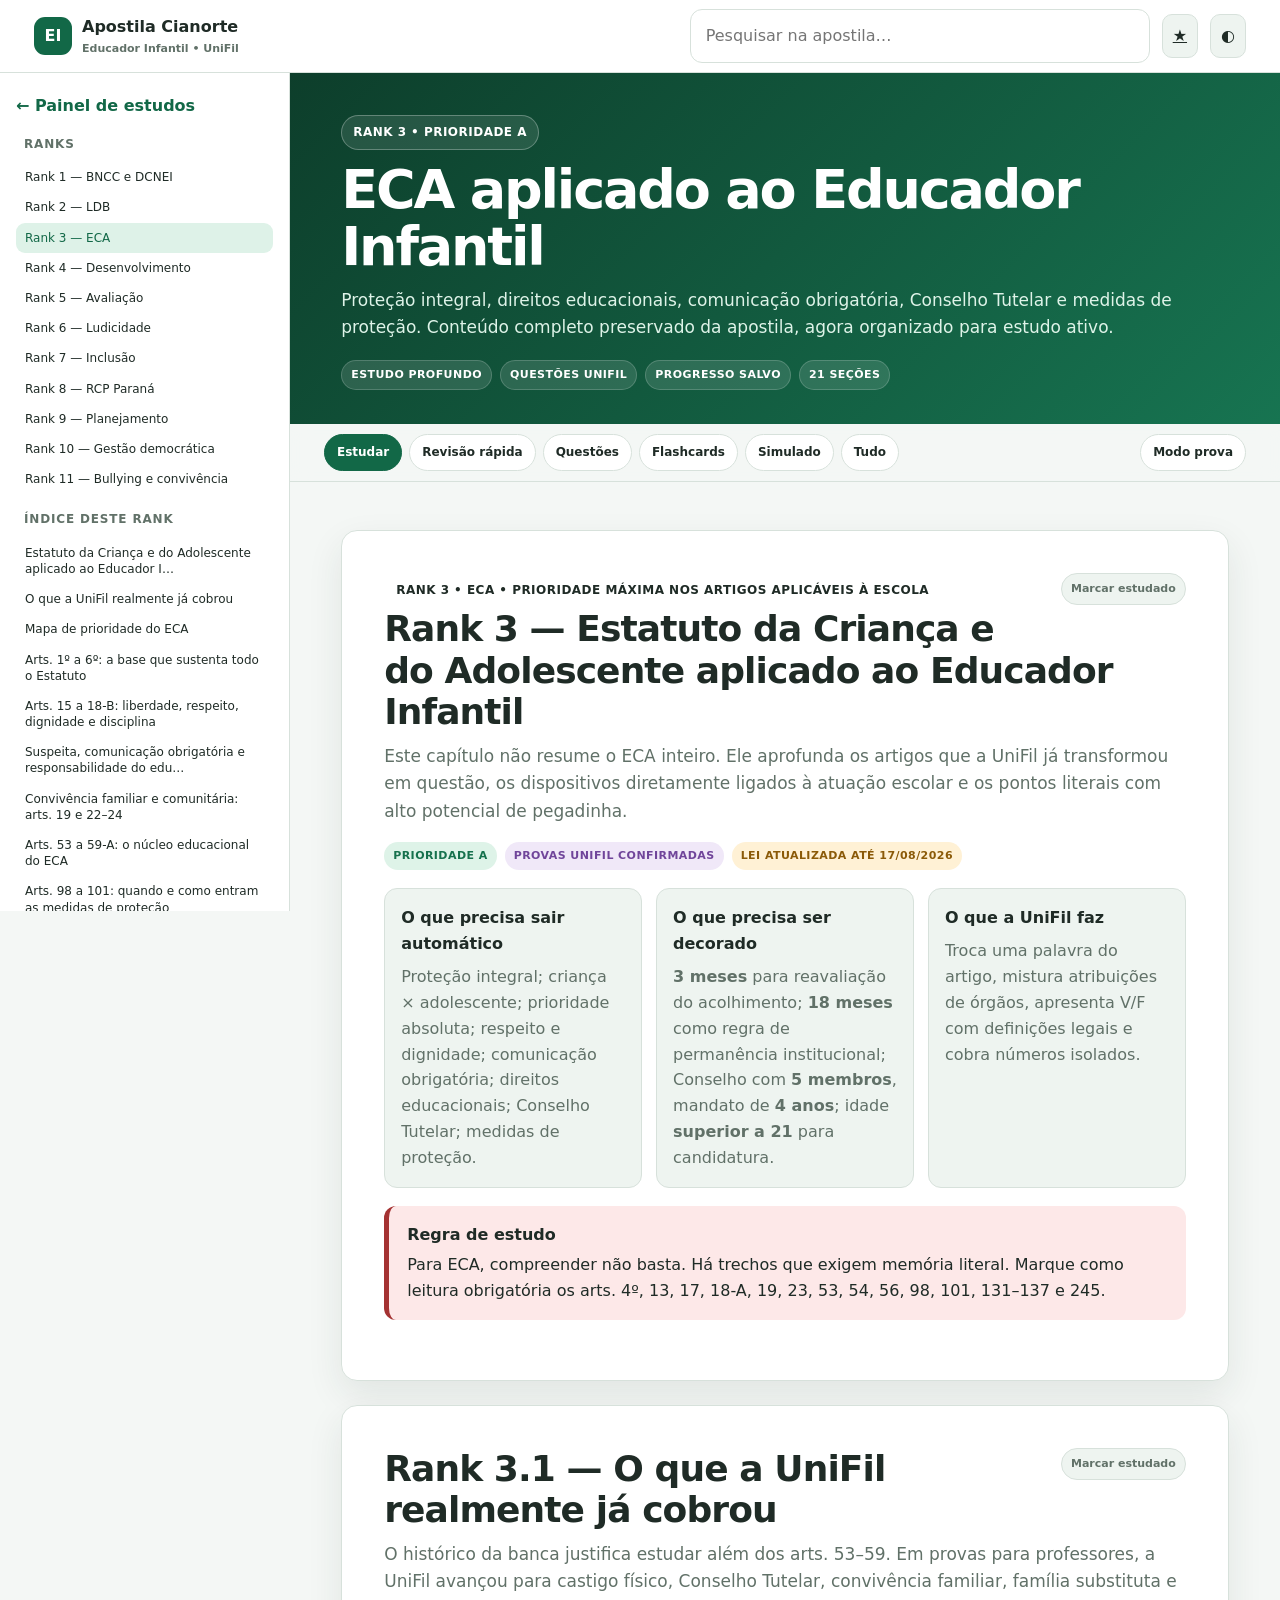
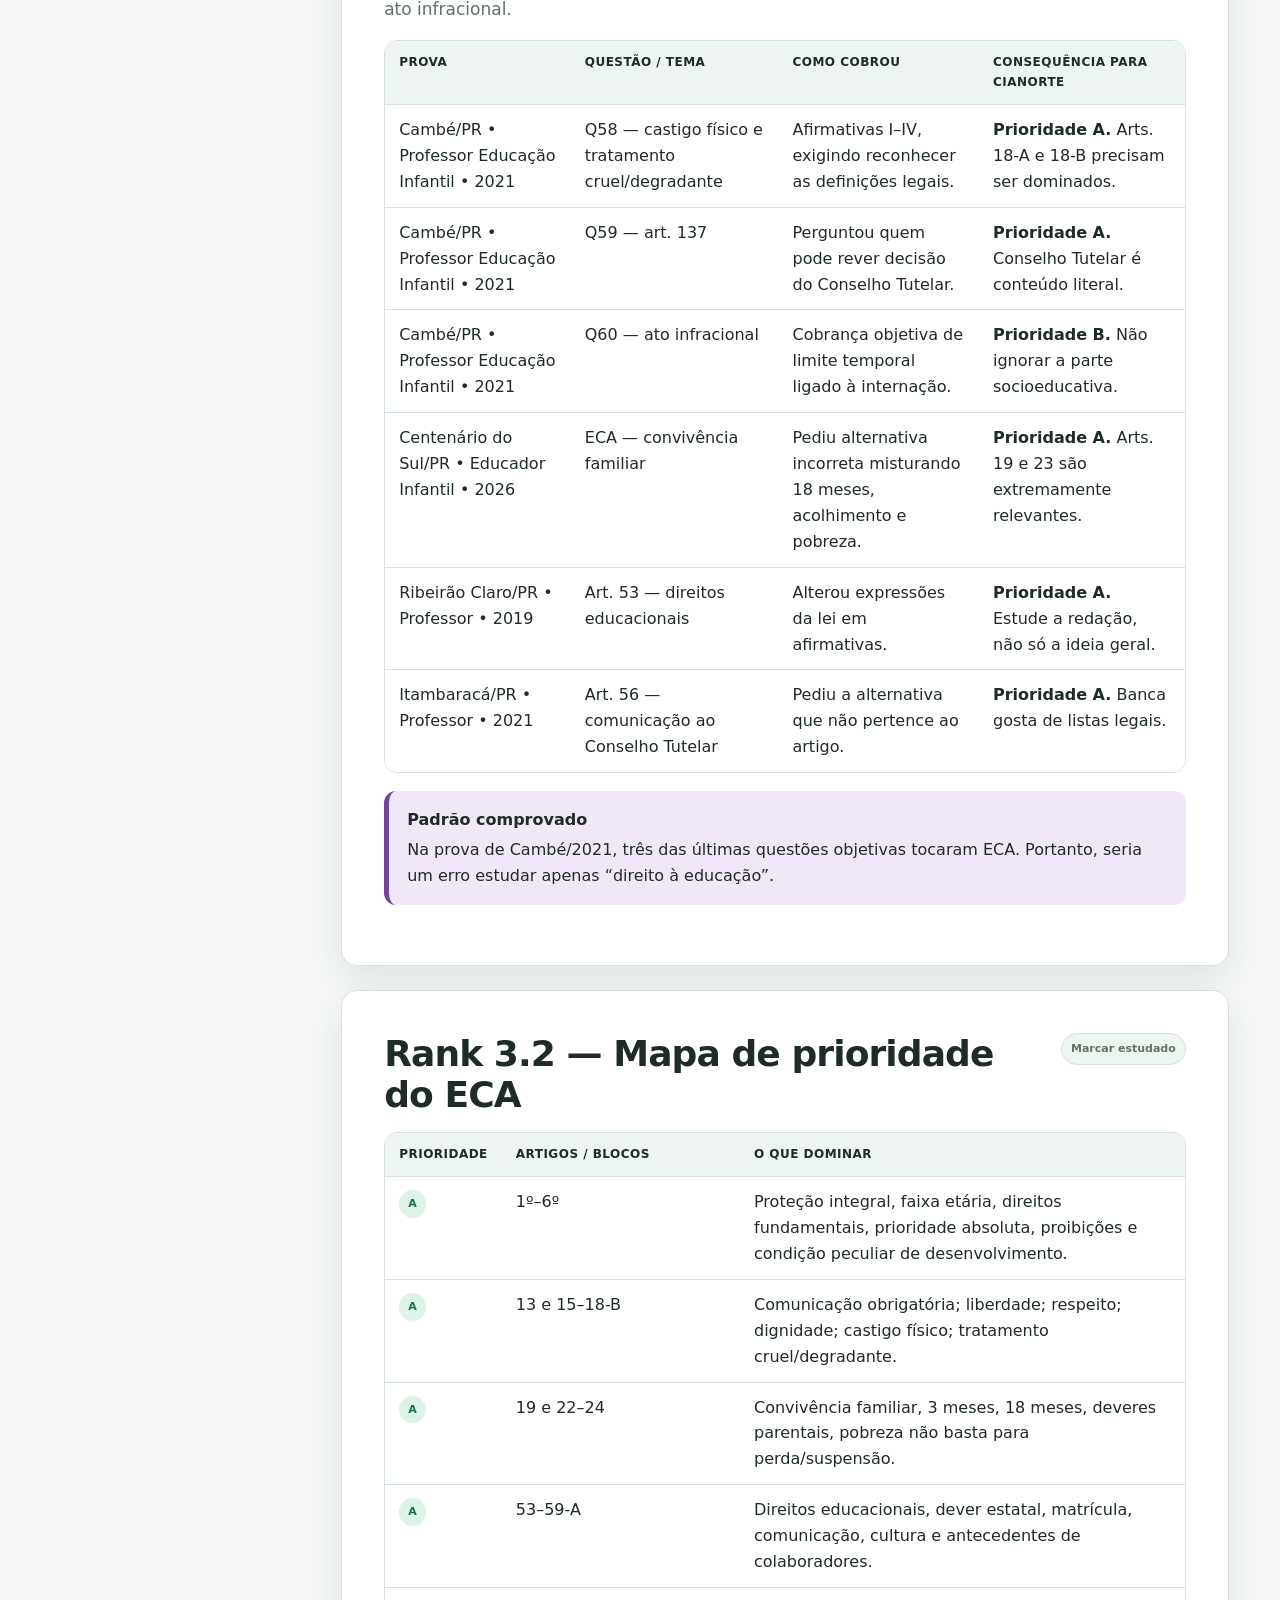
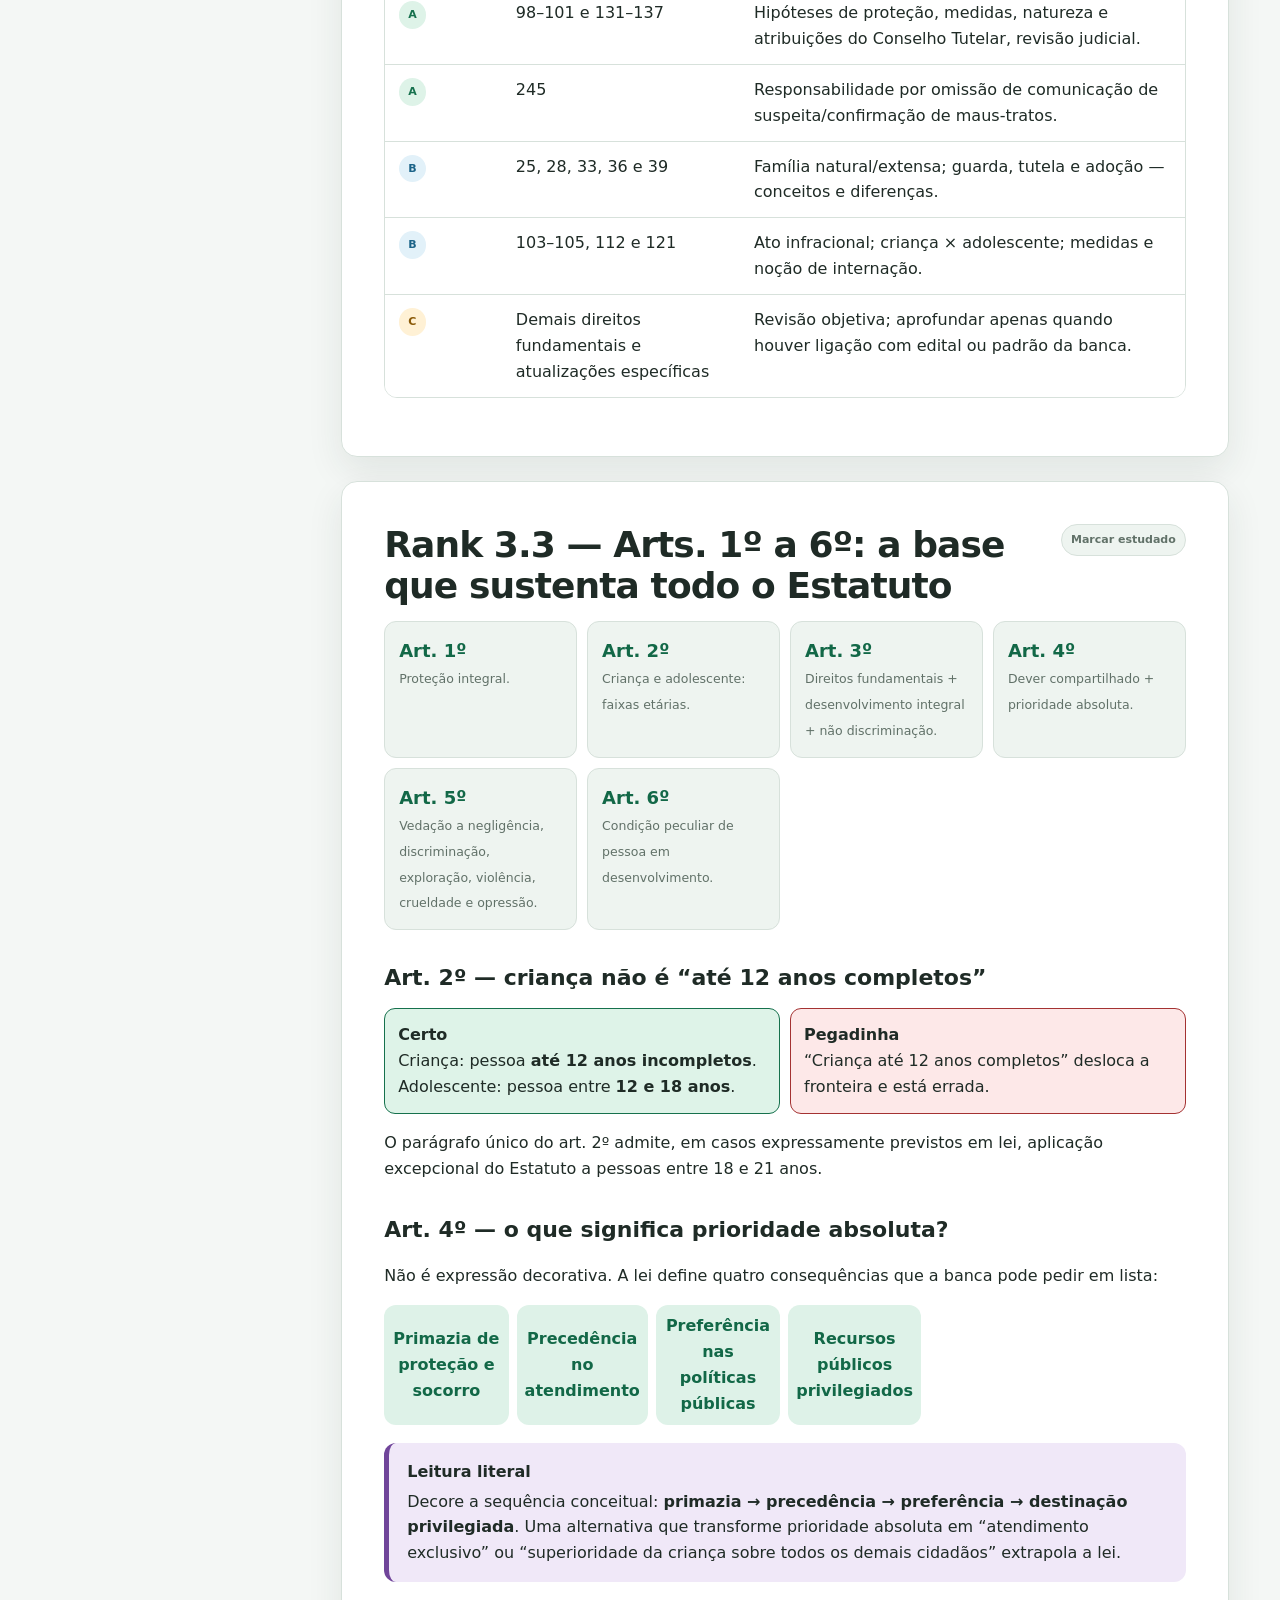
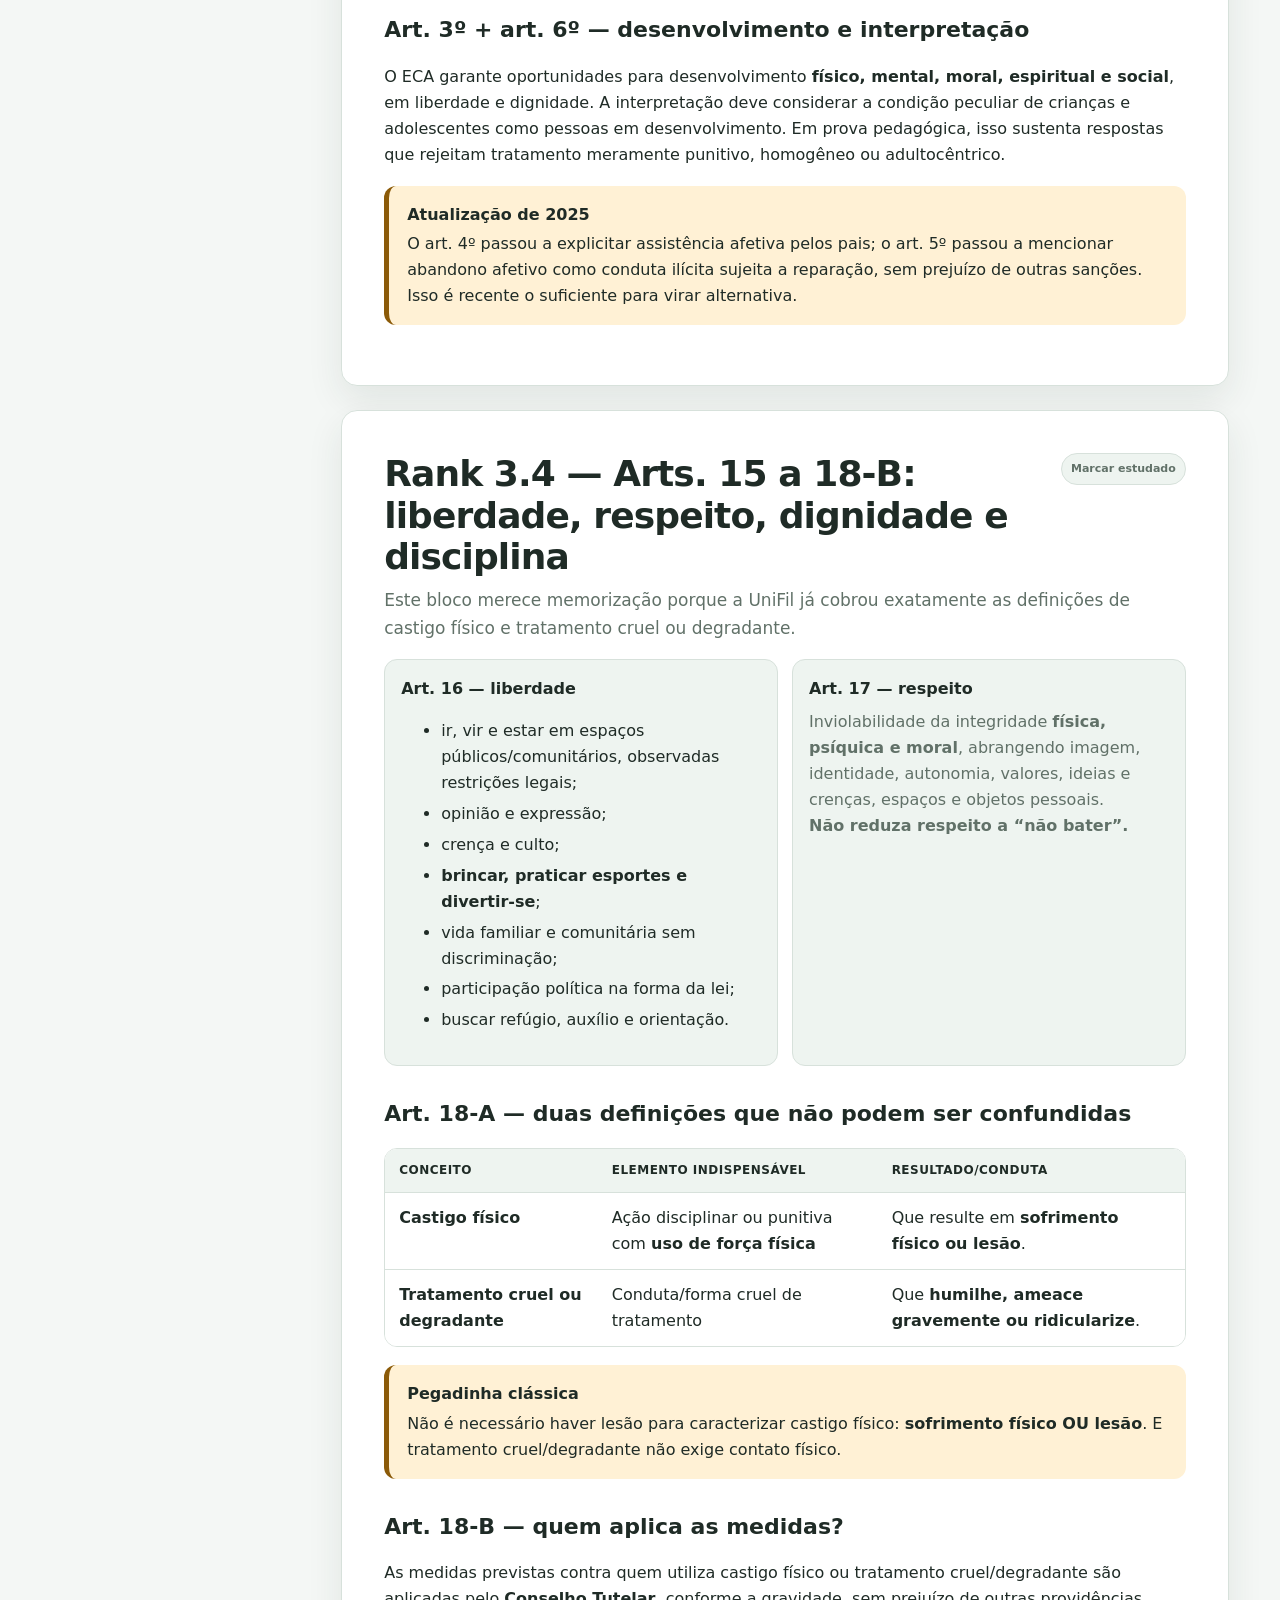
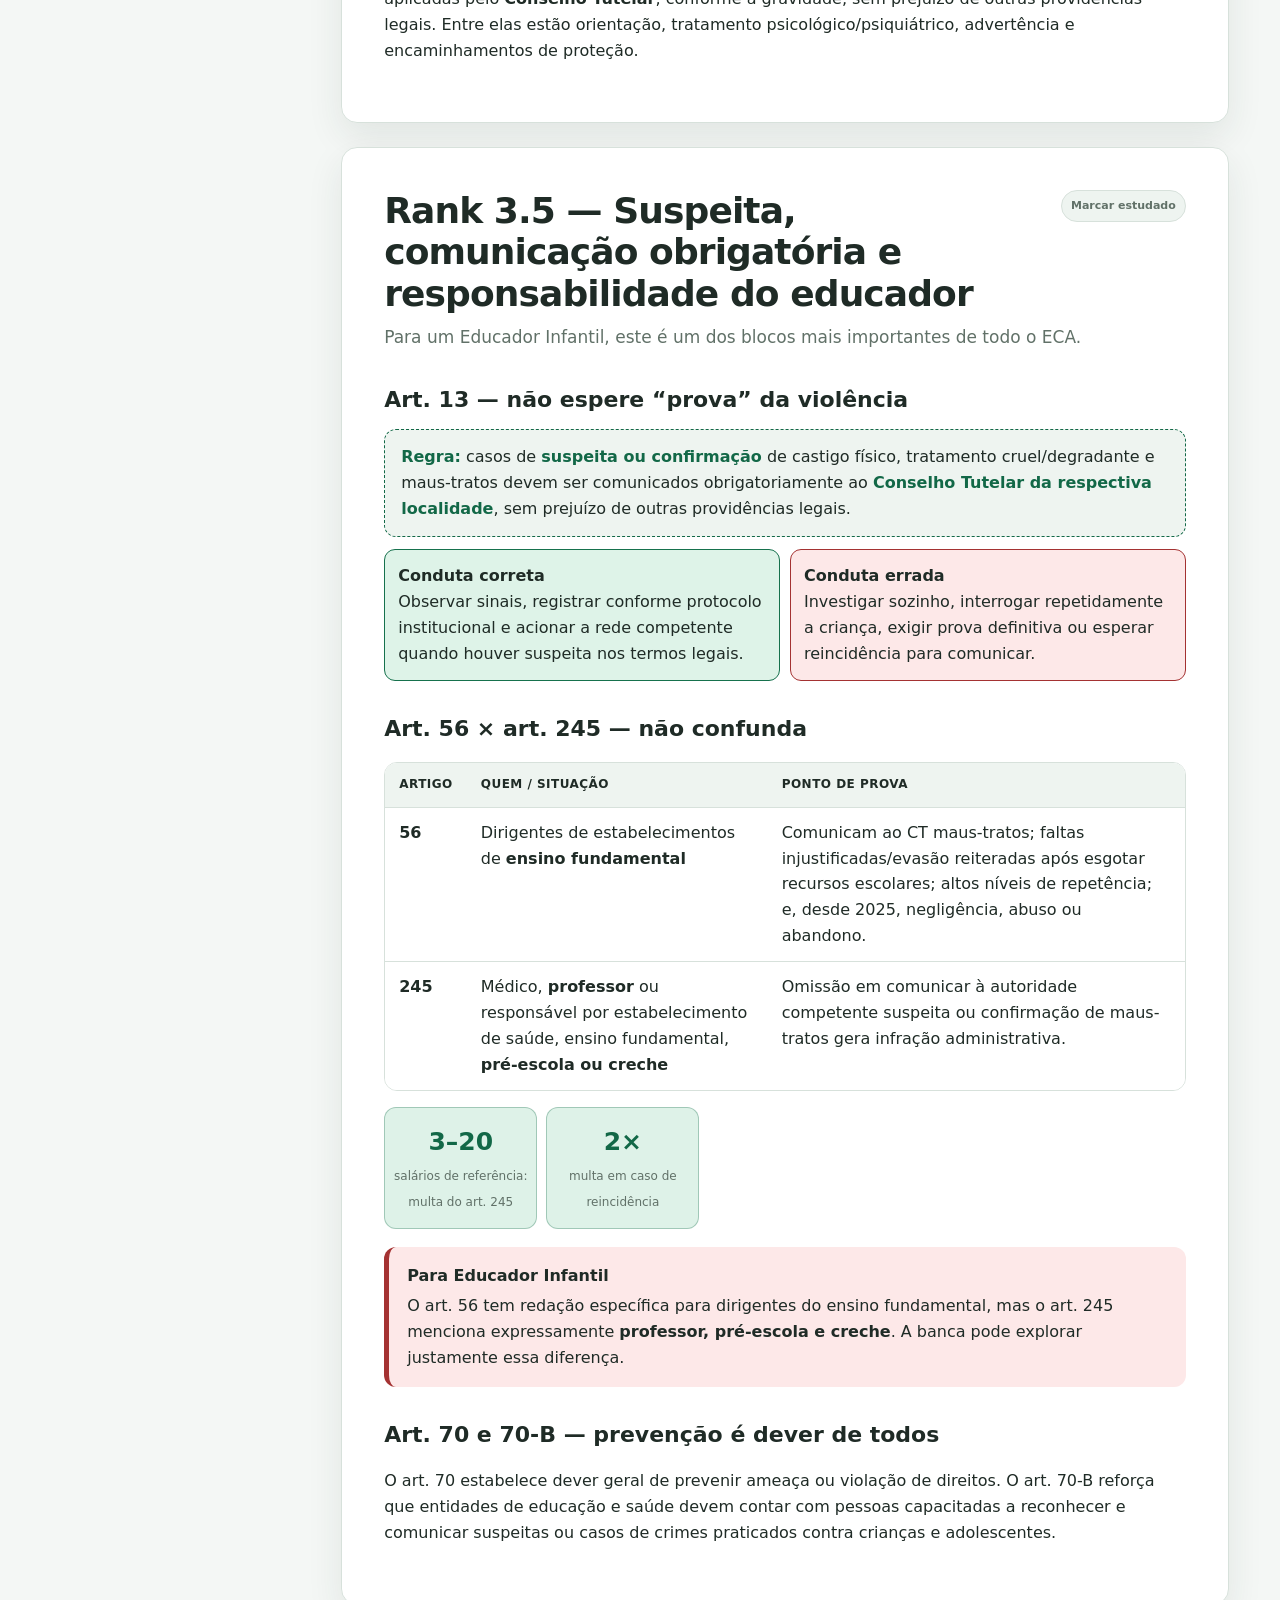
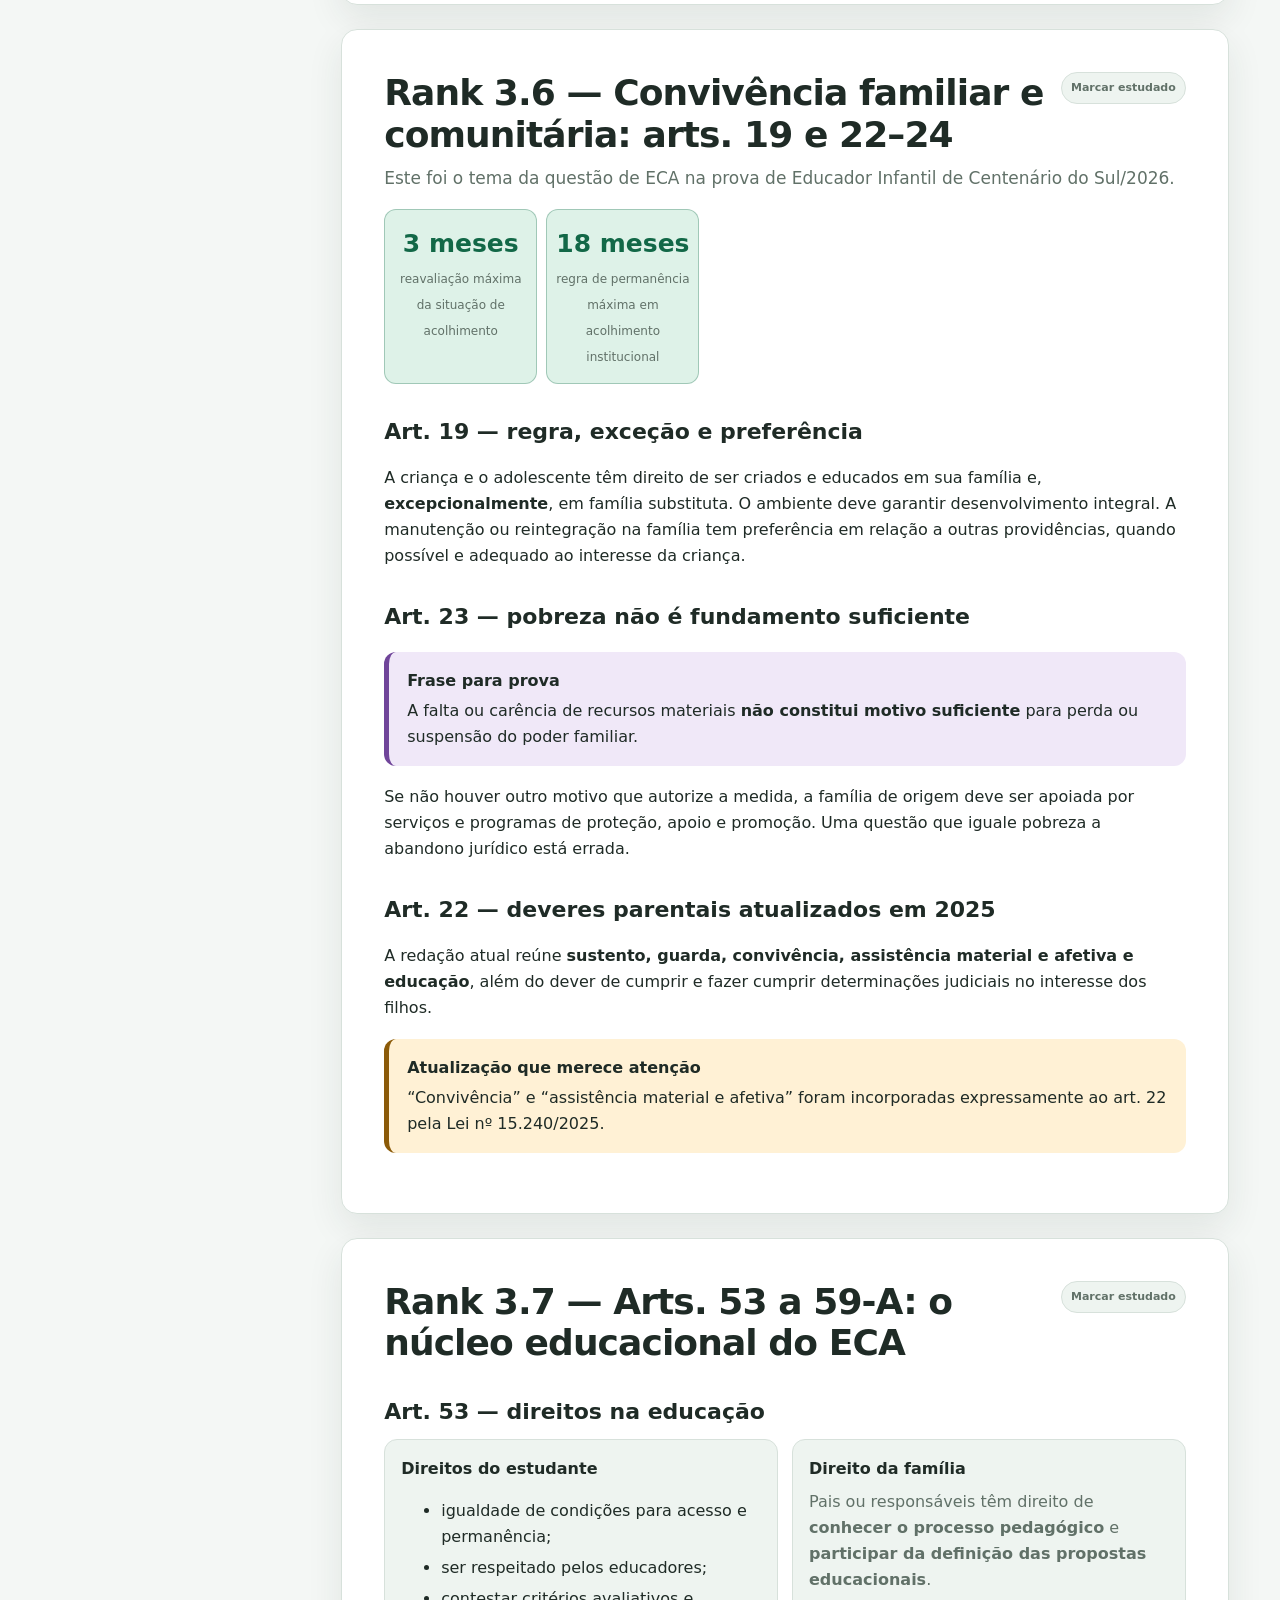
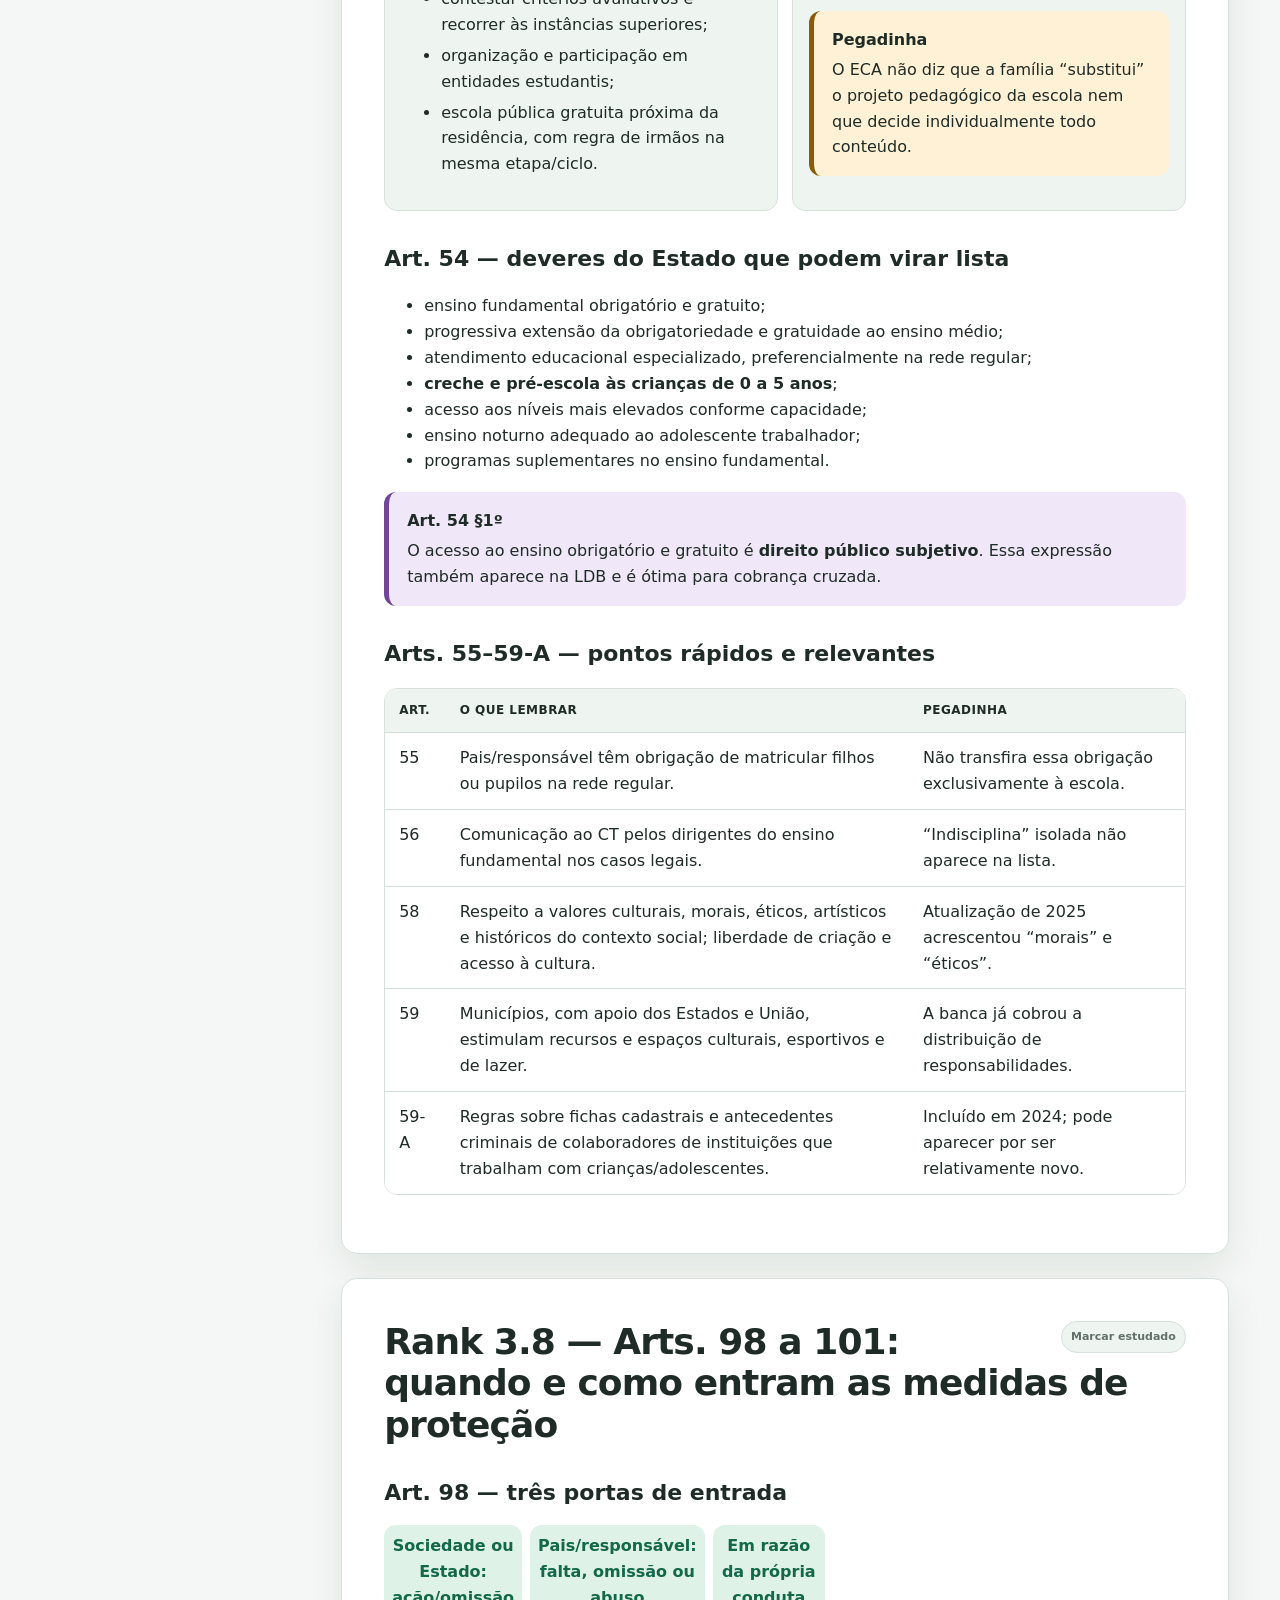
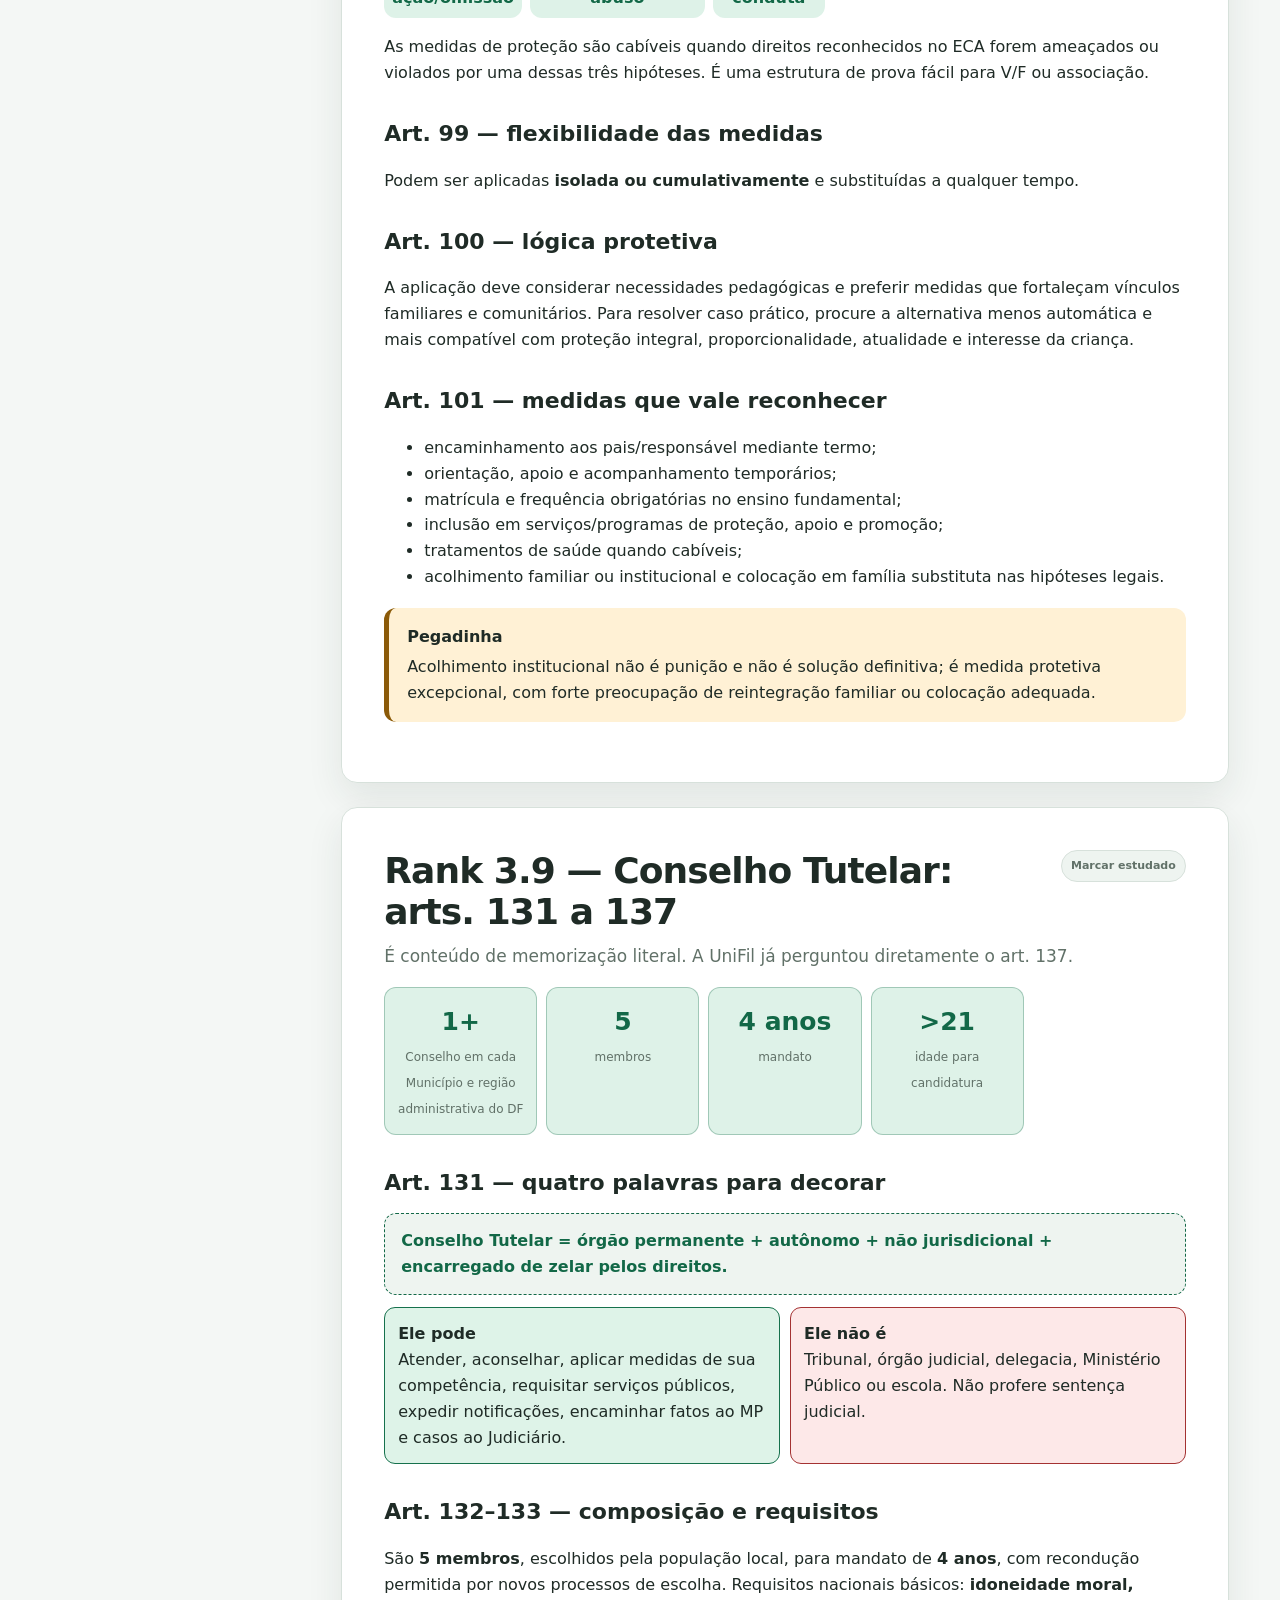
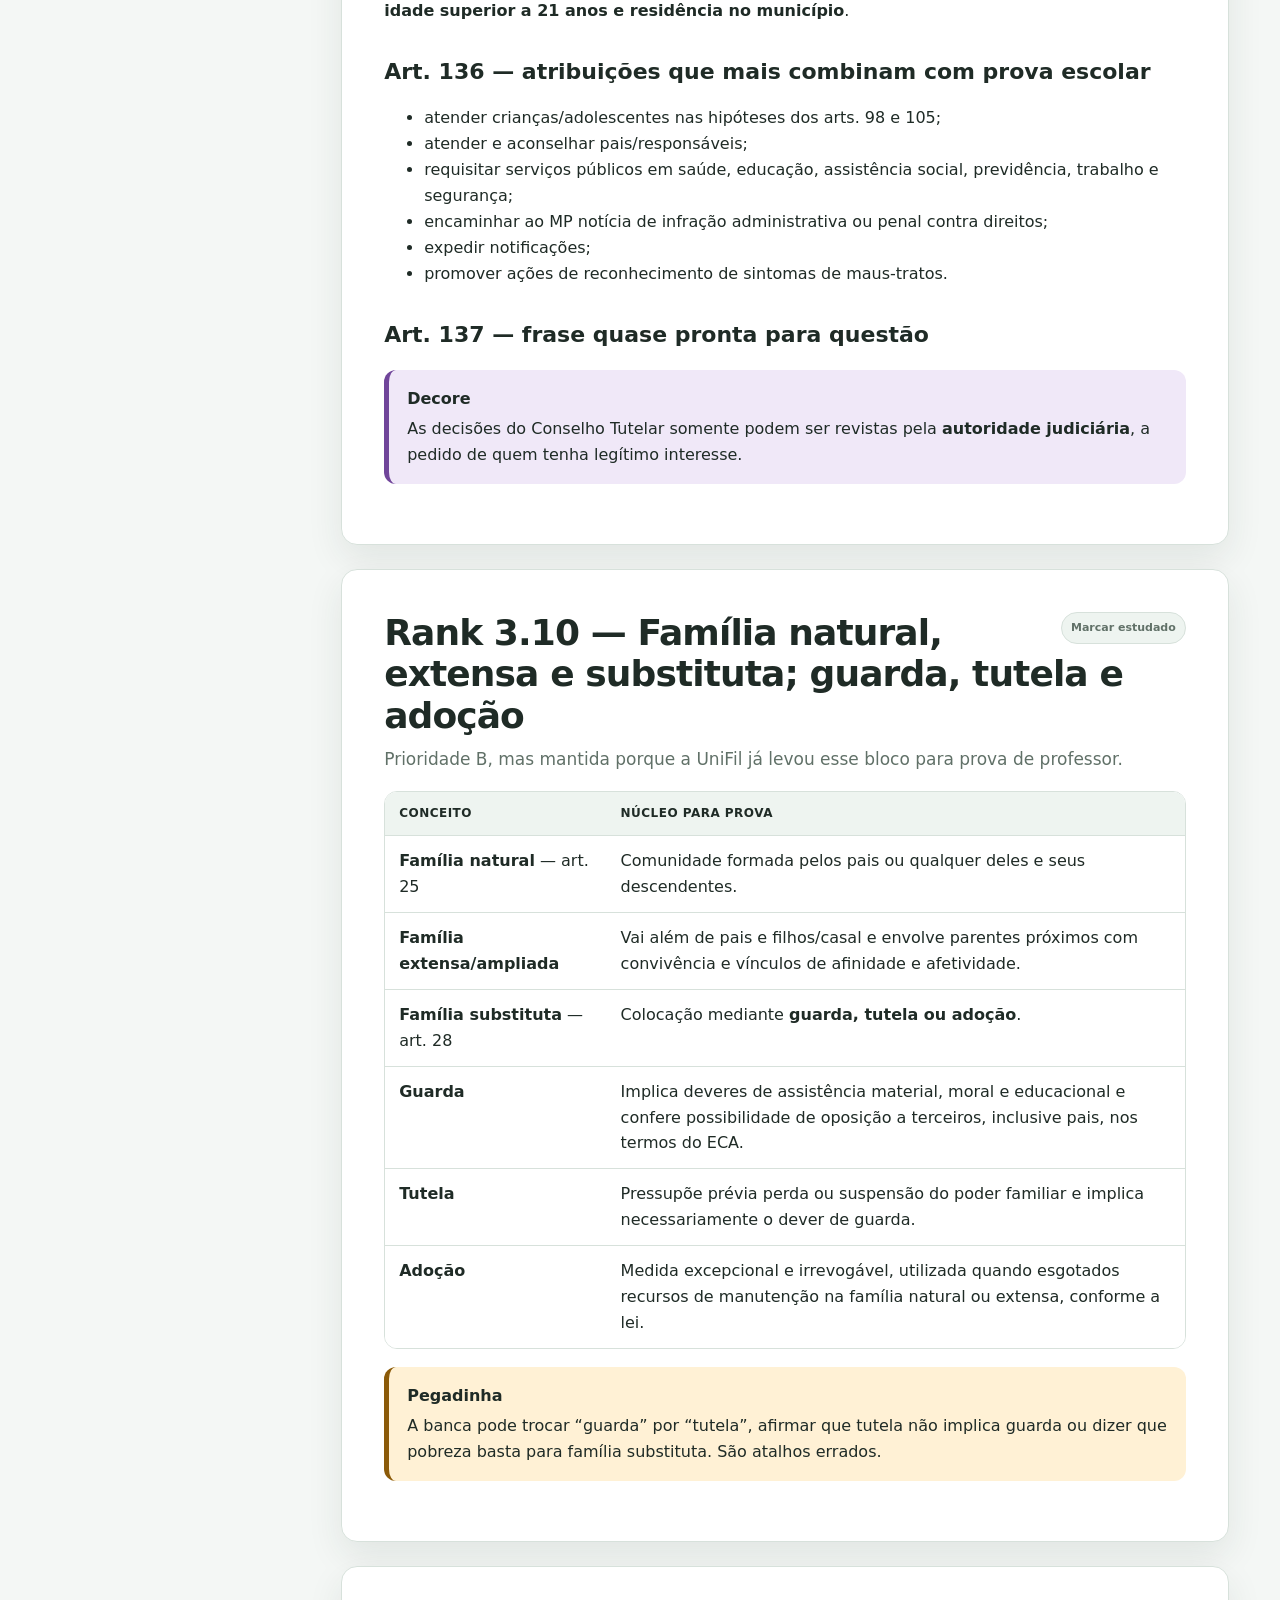
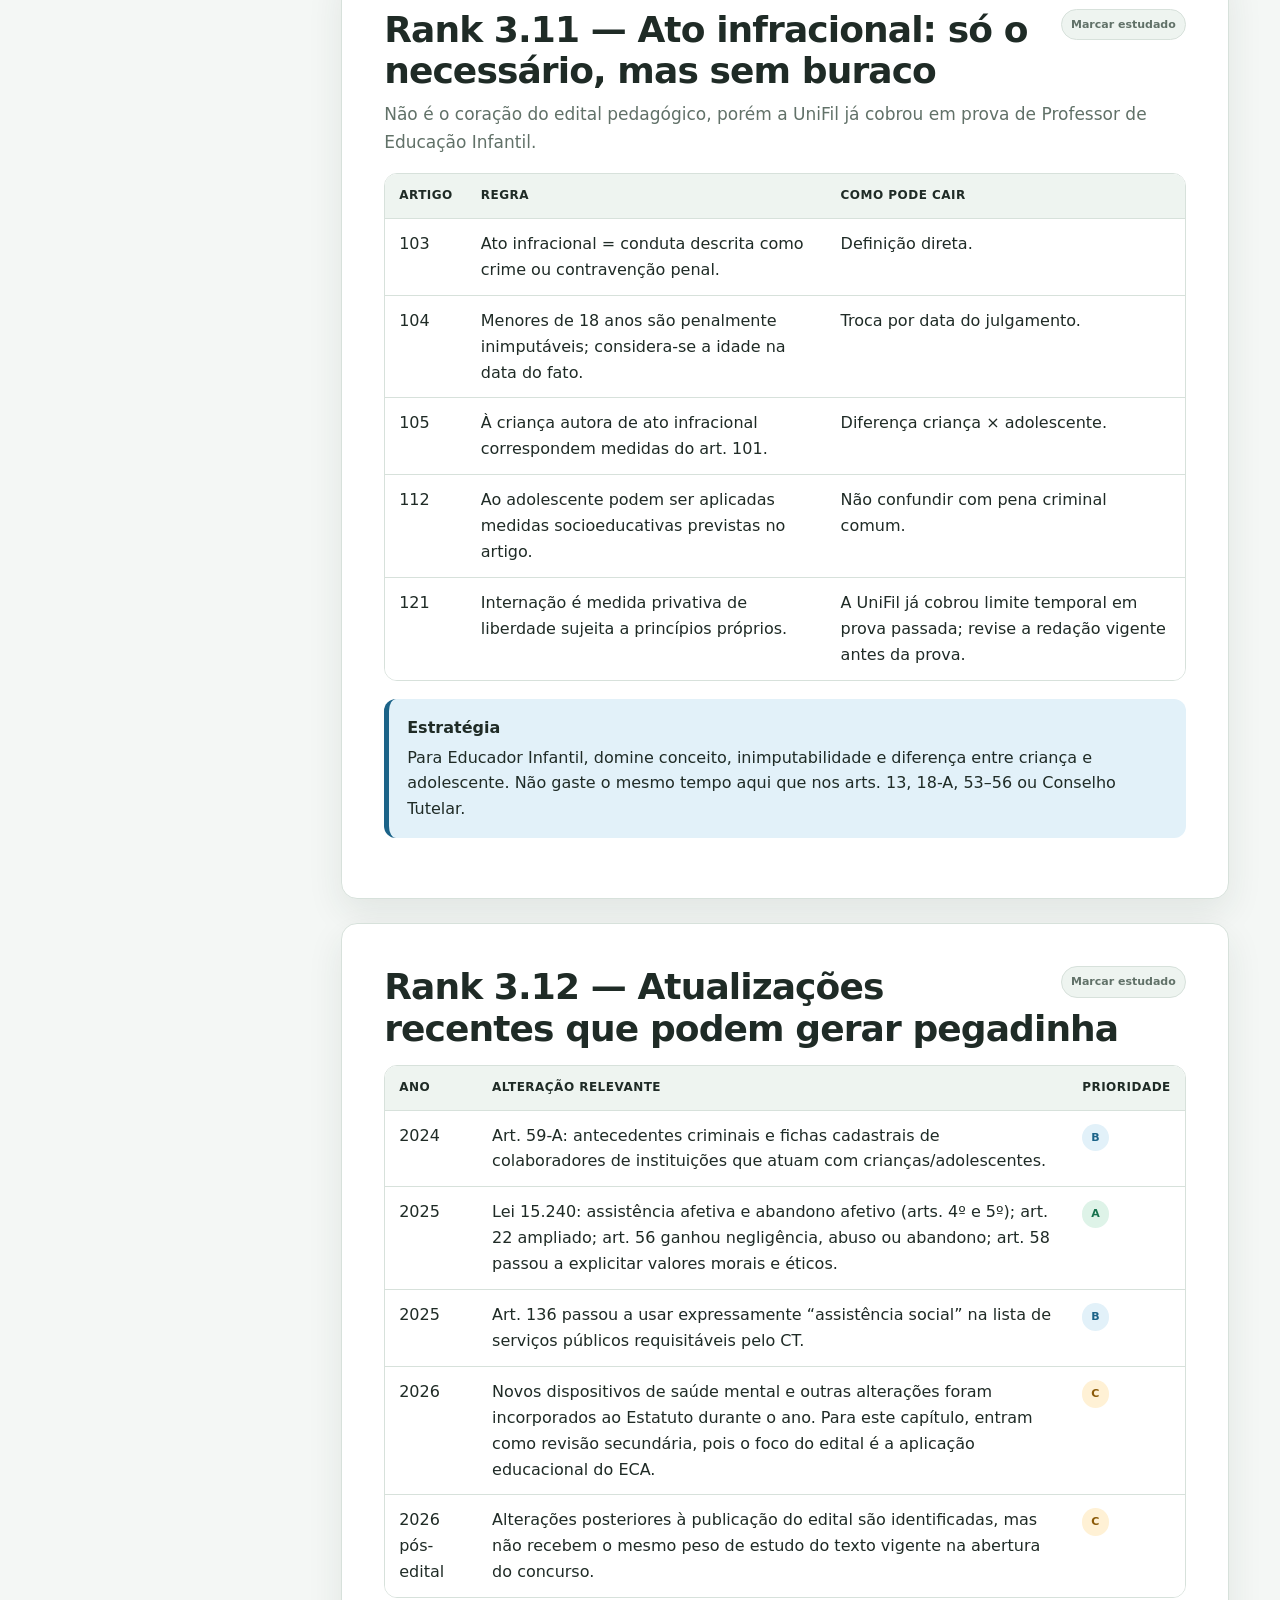
<file: ranks/rank-03-eca.html>
<!doctype html><html lang="pt-BR"><head><meta charset="utf-8"><meta name="viewport" content="width=device-width,initial-scale=1"><meta name="description" content="Proteção integral, direitos educacionais, comunicação obrigatória, Conselho Tutelar e medidas de proteção."><meta name="theme-color" content="#0e5a3d"><title>Rank 3 — ECA aplicado ao Educador Infantil</title><link rel="stylesheet" href="../assets/style.css"></head><body class="site-v2 rank-page" data-page-type="rank" data-rank="3" data-base="../"><header class="site-header"><div class="site-header-inner"><button class="icon-btn mobile-rank-toggle" type="button" onclick="toggleRankSidebar()">☰</button><a class="site-logo" href="../index.html"><span class="site-logo-mark">EI</span><span>Apostila Cianorte<small>Educador Infantil • UniFil</small></span></a><div class="site-spacer"></div><div class="search-box" style="width:min(42vw,460px)"><input id="globalSearch" type="search" placeholder="Pesquisar na apostila…" autocomplete="off"><div class="search-results" id="searchResults"></div></div><a class="icon-btn" href="../simulados/erros.html" title="Caderno de erros">★</a><button class="icon-btn" type="button" onclick="toggleTheme()">◐</button></div></header><div class="rank-layout"><aside class="rank-sidebar" id="rankSidebar"><a class="back-link" href="../index.html">← Painel de estudos</a><h3>Ranks</h3><ul class="rank-index"><li><a href="rank-01-bncc.html">Rank 1 — BNCC e DCNEI</a></li><li><a href="rank-02-ldb.html">Rank 2 — LDB</a></li><li><a href="rank-03-eca.html" class="active">Rank 3 — ECA</a></li><li><a href="rank-04-desenvolvimento.html">Rank 4 — Desenvolvimento</a></li><li><a href="rank-05-avaliacao.html">Rank 5 — Avaliação</a></li><li><a href="rank-06-ludicidade.html">Rank 6 — Ludicidade</a></li><li><a href="rank-07-inclusao.html">Rank 7 — Inclusão</a></li><li><a href="rank-08-referencial-parana.html">Rank 8 — RCP Paraná</a></li><li><a href="rank-09-planejamento-didatica.html">Rank 9 — Planejamento</a></li><li><a href="rank-10-gestao-democratica.html">Rank 10 — Gestão democrática</a></li><li><a href="rank-11-bullying-convivencia.html">Rank 11 — Bullying e convivência</a></li></ul><h3>Índice deste Rank</h3><ul class="rank-index"><li><a href="#r3-inicio">Estatuto da Criança e do Adolescente aplicado ao Educador I…</a></li><li><a href="#r3-evidencias">O que a UniFil realmente já cobrou</a></li><li><a href="#r3-mapa">Mapa de prioridade do ECA</a></li><li><a href="#r3-base">Arts. 1º a 6º: a base que sustenta todo o Estatuto</a></li><li><a href="#r3-dignidade">Arts. 15 a 18-B: liberdade, respeito, dignidade e disciplina</a></li><li><a href="#r3-comunicacao">Suspeita, comunicação obrigatória e responsabilidade do edu…</a></li><li><a href="#r3-convivencia">Convivência familiar e comunitária: arts. 19 e 22–24</a></li><li><a href="#r3-educacao">Arts. 53 a 59-A: o núcleo educacional do ECA</a></li><li><a href="#r3-protecao">Arts. 98 a 101: quando e como entram as medidas de proteção</a></li><li><a href="#r3-conselho">Conselho Tutelar: arts. 131 a 137</a></li><li><a href="#r3-familiasub">Família natural, extensa e substituta; guarda, tutela e adoção</a></li><li><a href="#r3-ato">Ato infracional: só o necessário, mas sem buraco</a></li><li><a href="#r3-novidades">Atualizações recentes que podem gerar pegadinha</a></li><li><a href="#r3-pegadinhas">Pegadinhas que você precisa reconhecer em segundos</a></li><li><a href="#r3-situacoes">Situações práticas: como raciocinar na prova</a></li><li><a href="#r3-reais">Questões reais UniFil localizadas</a></li><li><a href="#r3-adaptadas">Questões adaptadas ao padrão UniFil</a></li><li><a href="#r3-autorais">Questões autorais de aprofundamento</a></li><li><a href="#r3-simulado">Simulado Rank 3: 20 questões</a></li><li><a href="#r3-resumo">Revisão final + flashcards</a></li><li><a href="#r3-auditoria">Auditoria de domínio + fontes</a></li></ul><div class="rank-progress-mini"><div class="rank-progress-row"><span>Domínio</span><span id="pageProgressText">0%</span></div><div class="progress-track"><div class="progress-bar" id="pageProgressBar"></div></div></div></aside><main class="rank-main"><section class="rank-hero"><div class="rank-hero-inner"><span class="eyebrow">Rank 3 • Prioridade A</span><h1>ECA aplicado ao Educador Infantil</h1><p>Proteção integral, direitos educacionais, comunicação obrigatória, Conselho Tutelar e medidas de proteção. Conteúdo completo preservado da apostila, agora organizado para estudo ativo.</p><div class="rank-hero-meta"><span class="tag">Estudo profundo</span><span class="tag">Questões UniFil</span><span class="tag">Progresso salvo</span><span class="tag">21 seções</span></div></div></section><div class="mode-bar"><div class="mode-bar-inner"><button class="mode-btn active" data-mode="study">Estudar</button><button class="mode-btn" data-mode="review">Revisão rápida</button><button class="mode-btn" data-mode="questions">Questões</button><button class="mode-btn" data-mode="flashcards">Flashcards</button><button class="mode-btn" data-mode="simulado">Simulado</button><button class="mode-btn" data-mode="all">Tudo</button><span class="mode-spacer"></span><button class="mode-btn" type="button" id="examToggle" onclick="toggleExamMode()">Modo prova</button></div></div><div class="content"><section class="chapter" data-modes="study" id="r3-inicio">
<div class="eyebrow">Rank 3 • ECA • prioridade máxima nos artigos aplicáveis à escola</div>
<h2>Rank 3 — Estatuto da Criança e do Adolescente aplicado ao Educador Infantil</h2>
<p class="section-lead">Este capítulo não resume o ECA inteiro. Ele aprofunda os artigos que a UniFil já transformou em questão, os dispositivos diretamente ligados à atuação escolar e os pontos literais com alto potencial de pegadinha.</p>
<div class="tag-row"><span class="tag">Prioridade A</span><span class="tag real">Provas UniFil confirmadas</span><span class="tag warning">Lei atualizada até 17/08/2026</span></div>
<div class="grid-3" style="margin-top:18px">
<div class="mini-card"><h4>O que precisa sair automático</h4><p>Proteção integral; criança × adolescente; prioridade absoluta; respeito e dignidade; comunicação obrigatória; direitos educacionais; Conselho Tutelar; medidas de proteção.</p></div>
<div class="mini-card"><h4>O que precisa ser decorado</h4><p><b>3 meses</b> para reavaliação do acolhimento; <b>18 meses</b> como regra de permanência institucional; Conselho com <b>5 membros</b>, mandato de <b>4 anos</b>; idade <b>superior a 21</b> para candidatura.</p></div>
<div class="mini-card"><h4>O que a UniFil faz</h4><p>Troca uma palavra do artigo, mistura atribuições de órgãos, apresenta V/F com definições legais e cobra números isolados.</p></div>
</div>
<div class="callout danger"><strong>Regra de estudo</strong>Para ECA, compreender não basta. Há trechos que exigem memória literal. Marque como leitura obrigatória os arts. 4º, 13, 17, 18-A, 19, 23, 53, 54, 56, 98, 101, 131–137 e 245.</div>
</section><section class="chapter" data-modes="study" id="r3-evidencias">
<h2>Rank 3.1 — O que a UniFil realmente já cobrou</h2>
<p class="section-lead">O histórico da banca justifica estudar além dos arts. 53–59. Em provas para professores, a UniFil avançou para castigo físico, Conselho Tutelar, convivência familiar, família substituta e ato infracional.</p>
<div class="table-wrap"><table><thead><tr><th>Prova</th><th>Questão / tema</th><th>Como cobrou</th><th>Consequência para Cianorte</th></tr></thead><tbody>
<tr><td>Cambé/PR • Professor Educação Infantil • 2021</td><td>Q58 — castigo físico e tratamento cruel/degradante</td><td>Afirmativas I–IV, exigindo reconhecer as definições legais.</td><td><b>Prioridade A.</b> Arts. 18-A e 18-B precisam ser dominados.</td></tr>
<tr><td>Cambé/PR • Professor Educação Infantil • 2021</td><td>Q59 — art. 137</td><td>Perguntou quem pode rever decisão do Conselho Tutelar.</td><td><b>Prioridade A.</b> Conselho Tutelar é conteúdo literal.</td></tr>
<tr><td>Cambé/PR • Professor Educação Infantil • 2021</td><td>Q60 — ato infracional</td><td>Cobrança objetiva de limite temporal ligado à internação.</td><td><b>Prioridade B.</b> Não ignorar a parte socioeducativa.</td></tr>
<tr><td>Centenário do Sul/PR • Educador Infantil • 2026</td><td>ECA — convivência familiar</td><td>Pediu alternativa incorreta misturando 18 meses, acolhimento e pobreza.</td><td><b>Prioridade A.</b> Arts. 19 e 23 são extremamente relevantes.</td></tr>
<tr><td>Ribeirão Claro/PR • Professor • 2019</td><td>Art. 53 — direitos educacionais</td><td>Alterou expressões da lei em afirmativas.</td><td><b>Prioridade A.</b> Estude a redação, não só a ideia geral.</td></tr>
<tr><td>Itambaracá/PR • Professor • 2021</td><td>Art. 56 — comunicação ao Conselho Tutelar</td><td>Pediu a alternativa que não pertence ao artigo.</td><td><b>Prioridade A.</b> Banca gosta de listas legais.</td></tr>
</tbody></table></div>
<div class="callout real"><strong>Padrão comprovado</strong>Na prova de Cambé/2021, três das últimas questões objetivas tocaram ECA. Portanto, seria um erro estudar apenas “direito à educação”.</div>
</section><section class="chapter" data-modes="review study" id="r3-mapa">
<h2>Rank 3.2 — Mapa de prioridade do ECA</h2>
<div class="table-wrap"><table><thead><tr><th>Prioridade</th><th>Artigos / blocos</th><th>O que dominar</th></tr></thead><tbody>
<tr><td><span class="tag">A</span></td><td>1º–6º</td><td>Proteção integral, faixa etária, direitos fundamentais, prioridade absoluta, proibições e condição peculiar de desenvolvimento.</td></tr>
<tr><td><span class="tag">A</span></td><td>13 e 15–18-B</td><td>Comunicação obrigatória; liberdade; respeito; dignidade; castigo físico; tratamento cruel/degradante.</td></tr>
<tr><td><span class="tag">A</span></td><td>19 e 22–24</td><td>Convivência familiar, 3 meses, 18 meses, deveres parentais, pobreza não basta para perda/suspensão.</td></tr>
<tr><td><span class="tag">A</span></td><td>53–59-A</td><td>Direitos educacionais, dever estatal, matrícula, comunicação, cultura e antecedentes de colaboradores.</td></tr>
<tr><td><span class="tag">A</span></td><td>98–101 e 131–137</td><td>Hipóteses de proteção, medidas, natureza e atribuições do Conselho Tutelar, revisão judicial.</td></tr>
<tr><td><span class="tag">A</span></td><td>245</td><td>Responsabilidade por omissão de comunicação de suspeita/confirmação de maus-tratos.</td></tr>
<tr><td><span class="tag b">B</span></td><td>25, 28, 33, 36 e 39</td><td>Família natural/extensa; guarda, tutela e adoção — conceitos e diferenças.</td></tr>
<tr><td><span class="tag b">B</span></td><td>103–105, 112 e 121</td><td>Ato infracional; criança × adolescente; medidas e noção de internação.</td></tr>
<tr><td><span class="tag c">C</span></td><td>Demais direitos fundamentais e atualizações específicas</td><td>Revisão objetiva; aprofundar apenas quando houver ligação com edital ou padrão da banca.</td></tr>
</tbody></table></div>
</section><section class="chapter" data-modes="study" id="r3-base">
<h2>Rank 3.3 — Arts. 1º a 6º: a base que sustenta todo o Estatuto</h2>
<div class="article-grid">
<div class="article-tile"><strong>Art. 1º</strong><span>Proteção integral.</span></div>
<div class="article-tile"><strong>Art. 2º</strong><span>Criança e adolescente: faixas etárias.</span></div>
<div class="article-tile"><strong>Art. 3º</strong><span>Direitos fundamentais + desenvolvimento integral + não discriminação.</span></div>
<div class="article-tile"><strong>Art. 4º</strong><span>Dever compartilhado + prioridade absoluta.</span></div>
<div class="article-tile"><strong>Art. 5º</strong><span>Vedação a negligência, discriminação, exploração, violência, crueldade e opressão.</span></div>
<div class="article-tile"><strong>Art. 6º</strong><span>Condição peculiar de pessoa em desenvolvimento.</span></div>
</div>
<h3>Art. 2º — criança não é “até 12 anos completos”</h3>
<div class="trap-pair"><div class="trap-good"><b>Certo</b><br/>Criança: pessoa <b>até 12 anos incompletos</b>.<br/>Adolescente: pessoa entre <b>12 e 18 anos</b>.</div><div class="trap-bad"><b>Pegadinha</b><br/>“Criança até 12 anos completos” desloca a fronteira e está errada.</div></div>
<p>O parágrafo único do art. 2º admite, em casos expressamente previstos em lei, aplicação excepcional do Estatuto a pessoas entre 18 e 21 anos.</p>
<h3>Art. 4º — o que significa prioridade absoluta?</h3>
<p>Não é expressão decorativa. A lei define quatro consequências que a banca pode pedir em lista:</p>
<div class="memory-strip"><span>Primazia de proteção e socorro</span><span>Precedência no atendimento</span><span>Preferência nas políticas públicas</span><span>Recursos públicos privilegiados</span></div>
<div class="callout literal"><strong>Leitura literal</strong>Decore a sequência conceitual: <b>primazia → precedência → preferência → destinação privilegiada</b>. Uma alternativa que transforme prioridade absoluta em “atendimento exclusivo” ou “superioridade da criança sobre todos os demais cidadãos” extrapola a lei.</div>
<h3>Art. 3º + art. 6º — desenvolvimento e interpretação</h3>
<p>O ECA garante oportunidades para desenvolvimento <b>físico, mental, moral, espiritual e social</b>, em liberdade e dignidade. A interpretação deve considerar a condição peculiar de crianças e adolescentes como pessoas em desenvolvimento. Em prova pedagógica, isso sustenta respostas que rejeitam tratamento meramente punitivo, homogêneo ou adultocêntrico.</p>
<div class="callout new-law"><strong>Atualização de 2025</strong>O art. 4º passou a explicitar assistência afetiva pelos pais; o art. 5º passou a mencionar abandono afetivo como conduta ilícita sujeita a reparação, sem prejuízo de outras sanções. Isso é recente o suficiente para virar alternativa.</div>
</section><section class="chapter" data-modes="study" id="r3-dignidade">
<h2>Rank 3.4 — Arts. 15 a 18-B: liberdade, respeito, dignidade e disciplina</h2>
<p class="section-lead">Este bloco merece memorização porque a UniFil já cobrou exatamente as definições de castigo físico e tratamento cruel ou degradante.</p>
<div class="grid-2">
<div class="mini-card"><h4>Art. 16 — liberdade</h4><ul class="compact-list"><li>ir, vir e estar em espaços públicos/comunitários, observadas restrições legais;</li><li>opinião e expressão;</li><li>crença e culto;</li><li><b>brincar, praticar esportes e divertir-se</b>;</li><li>vida familiar e comunitária sem discriminação;</li><li>participação política na forma da lei;</li><li>buscar refúgio, auxílio e orientação.</li></ul></div>
<div class="mini-card"><h4>Art. 17 — respeito</h4><p>Inviolabilidade da integridade <b>física, psíquica e moral</b>, abrangendo imagem, identidade, autonomia, valores, ideias e crenças, espaços e objetos pessoais.</p><p><b>Não reduza respeito a “não bater”.</b></p></div>
</div>
<h3>Art. 18-A — duas definições que não podem ser confundidas</h3>
<div class="table-wrap"><table><thead><tr><th>Conceito</th><th>Elemento indispensável</th><th>Resultado/conduta</th></tr></thead><tbody>
<tr><td><b>Castigo físico</b></td><td>Ação disciplinar ou punitiva com <b>uso de força física</b></td><td>Que resulte em <b>sofrimento físico ou lesão</b>.</td></tr>
<tr><td><b>Tratamento cruel ou degradante</b></td><td>Conduta/forma cruel de tratamento</td><td>Que <b>humilhe, ameace gravemente ou ridicularize</b>.</td></tr>
</tbody></table></div>
<div class="callout warning"><strong>Pegadinha clássica</strong>Não é necessário haver lesão para caracterizar castigo físico: <b>sofrimento físico OU lesão</b>. E tratamento cruel/degradante não exige contato físico.</div>
<h3>Art. 18-B — quem aplica as medidas?</h3>
<p>As medidas previstas contra quem utiliza castigo físico ou tratamento cruel/degradante são aplicadas pelo <b>Conselho Tutelar</b>, conforme a gravidade, sem prejuízo de outras providências legais. Entre elas estão orientação, tratamento psicológico/psiquiátrico, advertência e encaminhamentos de proteção.</p>
</section><section class="chapter" data-modes="study" id="r3-comunicacao">
<h2>Rank 3.5 — Suspeita, comunicação obrigatória e responsabilidade do educador</h2>
<p class="section-lead">Para um Educador Infantil, este é um dos blocos mais importantes de todo o ECA.</p>
<h3>Art. 13 — não espere “prova” da violência</h3>
<div class="legal-core"><b>Regra:</b> casos de <b>suspeita ou confirmação</b> de castigo físico, tratamento cruel/degradante e maus-tratos devem ser comunicados obrigatoriamente ao <b>Conselho Tutelar da respectiva localidade</b>, sem prejuízo de outras providências legais.</div>
<div class="trap-pair"><div class="trap-good"><b>Conduta correta</b><br/>Observar sinais, registrar conforme protocolo institucional e acionar a rede competente quando houver suspeita nos termos legais.</div><div class="trap-bad"><b>Conduta errada</b><br/>Investigar sozinho, interrogar repetidamente a criança, exigir prova definitiva ou esperar reincidência para comunicar.</div></div>
<h3>Art. 56 × art. 245 — não confunda</h3>
<div class="table-wrap"><table><thead><tr><th>Artigo</th><th>Quem / situação</th><th>Ponto de prova</th></tr></thead><tbody>
<tr><td><b>56</b></td><td>Dirigentes de estabelecimentos de <b>ensino fundamental</b></td><td>Comunicam ao CT maus-tratos; faltas injustificadas/evasão reiteradas após esgotar recursos escolares; altos níveis de repetência; e, desde 2025, negligência, abuso ou abandono.</td></tr>
<tr><td><b>245</b></td><td>Médico, <b>professor</b> ou responsável por estabelecimento de saúde, ensino fundamental, <b>pré-escola ou creche</b></td><td>Omissão em comunicar à autoridade competente suspeita ou confirmação de maus-tratos gera infração administrativa.</td></tr>
</tbody></table></div>
<div class="number-grid"><div class="number-card"><strong>3–20</strong><span>salários de referência: multa do art. 245</span></div><div class="number-card"><strong>2×</strong><span>multa em caso de reincidência</span></div></div>
<div class="callout danger"><strong>Para Educador Infantil</strong>O art. 56 tem redação específica para dirigentes do ensino fundamental, mas o art. 245 menciona expressamente <b>professor, pré-escola e creche</b>. A banca pode explorar justamente essa diferença.</div>
<h3>Art. 70 e 70-B — prevenção é dever de todos</h3>
<p>O art. 70 estabelece dever geral de prevenir ameaça ou violação de direitos. O art. 70-B reforça que entidades de educação e saúde devem contar com pessoas capacitadas a reconhecer e comunicar suspeitas ou casos de crimes praticados contra crianças e adolescentes.</p>
</section><section class="chapter" data-modes="study" id="r3-convivencia">
<h2>Rank 3.6 — Convivência familiar e comunitária: arts. 19 e 22–24</h2>
<p class="section-lead">Este foi o tema da questão de ECA na prova de Educador Infantil de Centenário do Sul/2026.</p>
<div class="number-grid"><div class="number-card"><strong>3 meses</strong><span>reavaliação máxima da situação de acolhimento</span></div><div class="number-card"><strong>18 meses</strong><span>regra de permanência máxima em acolhimento institucional</span></div></div>
<h3>Art. 19 — regra, exceção e preferência</h3>
<p>A criança e o adolescente têm direito de ser criados e educados em sua família e, <b>excepcionalmente</b>, em família substituta. O ambiente deve garantir desenvolvimento integral. A manutenção ou reintegração na família tem preferência em relação a outras providências, quando possível e adequado ao interesse da criança.</p>
<h3>Art. 23 — pobreza não é fundamento suficiente</h3>
<div class="callout literal"><strong>Frase para prova</strong>A falta ou carência de recursos materiais <b>não constitui motivo suficiente</b> para perda ou suspensão do poder familiar.</div>
<p>Se não houver outro motivo que autorize a medida, a família de origem deve ser apoiada por serviços e programas de proteção, apoio e promoção. Uma questão que iguale pobreza a abandono jurídico está errada.</p>
<h3>Art. 22 — deveres parentais atualizados em 2025</h3>
<p>A redação atual reúne <b>sustento, guarda, convivência, assistência material e afetiva e educação</b>, além do dever de cumprir e fazer cumprir determinações judiciais no interesse dos filhos.</p>
<div class="callout new-law"><strong>Atualização que merece atenção</strong>“Convivência” e “assistência material e afetiva” foram incorporadas expressamente ao art. 22 pela Lei nº 15.240/2025.</div>
</section><section class="chapter" data-modes="study" id="r3-educacao">
<h2>Rank 3.7 — Arts. 53 a 59-A: o núcleo educacional do ECA</h2>
<h3>Art. 53 — direitos na educação</h3>
<div class="grid-2"><div class="mini-card"><h4>Direitos do estudante</h4><ul class="compact-list"><li>igualdade de condições para acesso e permanência;</li><li>ser respeitado pelos educadores;</li><li>contestar critérios avaliativos e recorrer às instâncias superiores;</li><li>organização e participação em entidades estudantis;</li><li>escola pública gratuita próxima da residência, com regra de irmãos na mesma etapa/ciclo.</li></ul></div><div class="mini-card"><h4>Direito da família</h4><p>Pais ou responsáveis têm direito de <b>conhecer o processo pedagógico</b> e <b>participar da definição das propostas educacionais</b>.</p><div class="callout warning"><strong>Pegadinha</strong>O ECA não diz que a família “substitui” o projeto pedagógico da escola nem que decide individualmente todo conteúdo.</div></div></div>
<h3>Art. 54 — deveres do Estado que podem virar lista</h3>
<ul><li>ensino fundamental obrigatório e gratuito;</li><li>progressiva extensão da obrigatoriedade e gratuidade ao ensino médio;</li><li>atendimento educacional especializado, preferencialmente na rede regular;</li><li><b>creche e pré-escola às crianças de 0 a 5 anos</b>;</li><li>acesso aos níveis mais elevados conforme capacidade;</li><li>ensino noturno adequado ao adolescente trabalhador;</li><li>programas suplementares no ensino fundamental.</li></ul>
<div class="callout literal"><strong>Art. 54 §1º</strong>O acesso ao ensino obrigatório e gratuito é <b>direito público subjetivo</b>. Essa expressão também aparece na LDB e é ótima para cobrança cruzada.</div>
<h3>Arts. 55–59-A — pontos rápidos e relevantes</h3>
<div class="table-wrap"><table><thead><tr><th>Art.</th><th>O que lembrar</th><th>Pegadinha</th></tr></thead><tbody>
<tr><td>55</td><td>Pais/responsável têm obrigação de matricular filhos ou pupilos na rede regular.</td><td>Não transfira essa obrigação exclusivamente à escola.</td></tr>
<tr><td>56</td><td>Comunicação ao CT pelos dirigentes do ensino fundamental nos casos legais.</td><td>“Indisciplina” isolada não aparece na lista.</td></tr>
<tr><td>58</td><td>Respeito a valores culturais, morais, éticos, artísticos e históricos do contexto social; liberdade de criação e acesso à cultura.</td><td>Atualização de 2025 acrescentou “morais” e “éticos”.</td></tr>
<tr><td>59</td><td>Municípios, com apoio dos Estados e União, estimulam recursos e espaços culturais, esportivos e de lazer.</td><td>A banca já cobrou a distribuição de responsabilidades.</td></tr>
<tr><td>59-A</td><td>Regras sobre fichas cadastrais e antecedentes criminais de colaboradores de instituições que trabalham com crianças/adolescentes.</td><td>Incluído em 2024; pode aparecer por ser relativamente novo.</td></tr>
</tbody></table></div>
</section><section class="chapter" data-modes="study" id="r3-protecao">
<h2>Rank 3.8 — Arts. 98 a 101: quando e como entram as medidas de proteção</h2>
<h3>Art. 98 — três portas de entrada</h3>
<div class="memory-strip"><span>Sociedade ou Estado: ação/omissão</span><span>Pais/responsável: falta, omissão ou abuso</span><span>Em razão da própria conduta</span></div>
<p>As medidas de proteção são cabíveis quando direitos reconhecidos no ECA forem ameaçados ou violados por uma dessas três hipóteses. É uma estrutura de prova fácil para V/F ou associação.</p>
<h3>Art. 99 — flexibilidade das medidas</h3><p>Podem ser aplicadas <b>isolada ou cumulativamente</b> e substituídas a qualquer tempo.</p>
<h3>Art. 100 — lógica protetiva</h3><p>A aplicação deve considerar necessidades pedagógicas e preferir medidas que fortaleçam vínculos familiares e comunitários. Para resolver caso prático, procure a alternativa menos automática e mais compatível com proteção integral, proporcionalidade, atualidade e interesse da criança.</p>
<h3>Art. 101 — medidas que vale reconhecer</h3>
<ul><li>encaminhamento aos pais/responsável mediante termo;</li><li>orientação, apoio e acompanhamento temporários;</li><li>matrícula e frequência obrigatórias no ensino fundamental;</li><li>inclusão em serviços/programas de proteção, apoio e promoção;</li><li>tratamentos de saúde quando cabíveis;</li><li>acolhimento familiar ou institucional e colocação em família substituta nas hipóteses legais.</li></ul>
<div class="callout warning"><strong>Pegadinha</strong>Acolhimento institucional não é punição e não é solução definitiva; é medida protetiva excepcional, com forte preocupação de reintegração familiar ou colocação adequada.</div>
</section><section class="chapter" data-modes="study" id="r3-conselho">
<h2>Rank 3.9 — Conselho Tutelar: arts. 131 a 137</h2>
<p class="section-lead">É conteúdo de memorização literal. A UniFil já perguntou diretamente o art. 137.</p>
<div class="number-grid"><div class="number-card"><strong>1+</strong><span>Conselho em cada Município e região administrativa do DF</span></div><div class="number-card"><strong>5</strong><span>membros</span></div><div class="number-card"><strong>4 anos</strong><span>mandato</span></div><div class="number-card"><strong>&gt;21</strong><span>idade para candidatura</span></div></div>
<h3>Art. 131 — quatro palavras para decorar</h3>
<div class="legal-core"><b>Conselho Tutelar = órgão permanente + autônomo + não jurisdicional + encarregado de zelar pelos direitos.</b></div>
<div class="trap-pair"><div class="trap-good"><b>Ele pode</b><br/>Atender, aconselhar, aplicar medidas de sua competência, requisitar serviços públicos, expedir notificações, encaminhar fatos ao MP e casos ao Judiciário.</div><div class="trap-bad"><b>Ele não é</b><br/>Tribunal, órgão judicial, delegacia, Ministério Público ou escola. Não profere sentença judicial.</div></div>
<h3>Art. 132–133 — composição e requisitos</h3>
<p>São <b>5 membros</b>, escolhidos pela população local, para mandato de <b>4 anos</b>, com recondução permitida por novos processos de escolha. Requisitos nacionais básicos: <b>idoneidade moral, idade superior a 21 anos e residência no município</b>.</p>
<h3>Art. 136 — atribuições que mais combinam com prova escolar</h3>
<ul><li>atender crianças/adolescentes nas hipóteses dos arts. 98 e 105;</li><li>atender e aconselhar pais/responsáveis;</li><li>requisitar serviços públicos em saúde, educação, assistência social, previdência, trabalho e segurança;</li><li>encaminhar ao MP notícia de infração administrativa ou penal contra direitos;</li><li>expedir notificações;</li><li>promover ações de reconhecimento de sintomas de maus-tratos.</li></ul>
<h3>Art. 137 — frase quase pronta para questão</h3>
<div class="callout literal"><strong>Decore</strong>As decisões do Conselho Tutelar somente podem ser revistas pela <b>autoridade judiciária</b>, a pedido de quem tenha legítimo interesse.</div>
</section><section class="chapter" data-modes="study" id="r3-familiasub">
<h2>Rank 3.10 — Família natural, extensa e substituta; guarda, tutela e adoção</h2>
<p class="section-lead">Prioridade B, mas mantida porque a UniFil já levou esse bloco para prova de professor.</p>
<div class="table-wrap"><table><thead><tr><th>Conceito</th><th>Núcleo para prova</th></tr></thead><tbody>
<tr><td><b>Família natural</b> — art. 25</td><td>Comunidade formada pelos pais ou qualquer deles e seus descendentes.</td></tr>
<tr><td><b>Família extensa/ampliada</b></td><td>Vai além de pais e filhos/casal e envolve parentes próximos com convivência e vínculos de afinidade e afetividade.</td></tr>
<tr><td><b>Família substituta</b> — art. 28</td><td>Colocação mediante <b>guarda, tutela ou adoção</b>.</td></tr>
<tr><td><b>Guarda</b></td><td>Implica deveres de assistência material, moral e educacional e confere possibilidade de oposição a terceiros, inclusive pais, nos termos do ECA.</td></tr>
<tr><td><b>Tutela</b></td><td>Pressupõe prévia perda ou suspensão do poder familiar e implica necessariamente o dever de guarda.</td></tr>
<tr><td><b>Adoção</b></td><td>Medida excepcional e irrevogável, utilizada quando esgotados recursos de manutenção na família natural ou extensa, conforme a lei.</td></tr>
</tbody></table></div>
<div class="callout warning"><strong>Pegadinha</strong>A banca pode trocar “guarda” por “tutela”, afirmar que tutela não implica guarda ou dizer que pobreza basta para família substituta. São atalhos errados.</div>
</section><section class="chapter" data-modes="study" id="r3-ato">
<h2>Rank 3.11 — Ato infracional: só o necessário, mas sem buraco</h2>
<p class="section-lead">Não é o coração do edital pedagógico, porém a UniFil já cobrou em prova de Professor de Educação Infantil.</p>
<div class="table-wrap"><table><thead><tr><th>Artigo</th><th>Regra</th><th>Como pode cair</th></tr></thead><tbody>
<tr><td>103</td><td>Ato infracional = conduta descrita como crime ou contravenção penal.</td><td>Definição direta.</td></tr>
<tr><td>104</td><td>Menores de 18 anos são penalmente inimputáveis; considera-se a idade na data do fato.</td><td>Troca por data do julgamento.</td></tr>
<tr><td>105</td><td>À criança autora de ato infracional correspondem medidas do art. 101.</td><td>Diferença criança × adolescente.</td></tr>
<tr><td>112</td><td>Ao adolescente podem ser aplicadas medidas socioeducativas previstas no artigo.</td><td>Não confundir com pena criminal comum.</td></tr>
<tr><td>121</td><td>Internação é medida privativa de liberdade sujeita a princípios próprios.</td><td>A UniFil já cobrou limite temporal em prova passada; revise a redação vigente antes da prova.</td></tr>
</tbody></table></div>
<div class="callout info"><strong>Estratégia</strong>Para Educador Infantil, domine conceito, inimputabilidade e diferença entre criança e adolescente. Não gaste o mesmo tempo aqui que nos arts. 13, 18-A, 53–56 ou Conselho Tutelar.</div>
</section><section class="chapter" data-modes="study" id="r3-novidades">
<h2>Rank 3.12 — Atualizações recentes que podem gerar pegadinha</h2>
<div class="table-wrap"><table><thead><tr><th>Ano</th><th>Alteração relevante</th><th>Prioridade</th></tr></thead><tbody>
<tr><td>2024</td><td>Art. 59-A: antecedentes criminais e fichas cadastrais de colaboradores de instituições que atuam com crianças/adolescentes.</td><td><span class="tag b">B</span></td></tr>
<tr><td>2025</td><td>Lei 15.240: assistência afetiva e abandono afetivo (arts. 4º e 5º); art. 22 ampliado; art. 56 ganhou negligência, abuso ou abandono; art. 58 passou a explicitar valores morais e éticos.</td><td><span class="tag">A</span></td></tr>
<tr><td>2025</td><td>Art. 136 passou a usar expressamente “assistência social” na lista de serviços públicos requisitáveis pelo CT.</td><td><span class="tag b">B</span></td></tr>
<tr><td>2026</td><td>Novos dispositivos de saúde mental e outras alterações foram incorporados ao Estatuto durante o ano. Para este capítulo, entram como revisão secundária, pois o foco do edital é a aplicação educacional do ECA.</td><td><span class="tag c">C</span></td></tr>
<tr><td>2026 pós-edital</td><td>Alterações posteriores à publicação do edital são identificadas, mas não recebem o mesmo peso de estudo do texto vigente na abertura do concurso.</td><td><span class="tag c">C</span></td></tr>
</tbody></table></div>
<div class="callout warning"><strong>Cuidado com material antigo</strong>Questões de 2019–2021 podem usar redações anteriores. O capítulo usa o texto compilado do ECA consultado em 17/08/2026 e sinaliza quando o padrão histórico da banca precisa ser reinterpretado à luz da lei atual.</div>
</section><section class="chapter" data-modes="review study" id="r3-pegadinhas">
<h2>Rank 3.13 — Pegadinhas que você precisa reconhecer em segundos</h2>
<div class="table-wrap"><table><thead><tr><th>Afirmação perigosa</th><th>Por que está errada / o que conferir</th></tr></thead><tbody>
<tr><td>“Criança é pessoa até 12 anos completos.”</td><td>Art. 2º: até 12 anos <b>incompletos</b>.</td></tr>
<tr><td>“É preciso confirmar maus-tratos antes de comunicar.”</td><td>Art. 13 trabalha com <b>suspeita ou confirmação</b>.</td></tr>
<tr><td>“Castigo físico exige lesão.”</td><td>Sofrimento físico <b>ou</b> lesão.</td></tr>
<tr><td>“Humilhação só importa se houver agressão corporal.”</td><td>Tratamento cruel/degradante pode consistir em humilhar, ameaçar gravemente ou ridicularizar.</td></tr>
<tr><td>“Pobreza autoriza perda do poder familiar.”</td><td>Art. 23 nega expressamente.</td></tr>
<tr><td>“Acolhimento institucional é definitivo.”</td><td>É protetivo, excepcional e voltado à reintegração/colocação adequada.</td></tr>
<tr><td>“Conselho Tutelar é órgão do Judiciário.”</td><td>É <b>não jurisdicional</b>.</td></tr>
<tr><td>“O Conselho Tutelar tem 3 membros e mandato de 3 anos.”</td><td>Texto atual: <b>5 membros</b>, <b>4 anos</b>.</td></tr>
<tr><td>“As decisões do CT são revistas pelo MP.”</td><td>Art. 137: autoridade judiciária, mediante pedido de legítimo interessado.</td></tr>
<tr><td>“Pais não podem participar da proposta educacional.”</td><td>Art. 53, parágrafo único, assegura ciência do processo pedagógico e participação.</td></tr>
<tr><td>“Art. 56 menciona qualquer ato de indisciplina.”</td><td>Não. Estude a lista legal.</td></tr>
<tr><td>“O art. 245 não alcança creche.”</td><td>Alcança expressamente pré-escola e creche.</td></tr>
</tbody></table></div>
</section><section class="chapter" data-modes="study" id="r3-situacoes">
<h2>Rank 3.14 — Situações práticas: como raciocinar na prova</h2>
<div class="grid-2">
<div class="situation"><h4>1. Marcas recorrentes no braço</h4><dl><dt>Adequado</dt><dd>Tratar como possível situação de violação, observar, registrar segundo protocolo e acionar a rede competente sem exigir certeza absoluta.</dd><dt>Inadequado</dt><dd>Esperar confissão do adulto ou “prova” conclusiva.</dd><dt>Base</dt><dd>Art. 13 + dever geral de proteção.</dd></dl></div>
<div class="situation"><h4>2. Educadora ridiculariza a criança</h4><dl><dt>Adequado</dt><dd>Interromper a prática e proteger a dignidade da criança.</dd><dt>Inadequado</dt><dd>Considerar aceitável porque não houve contato físico.</dd><dt>Base</dt><dd>Arts. 17, 18 e 18-A.</dd></dl></div>
<div class="situation"><h4>3. Família em extrema pobreza</h4><dl><dt>Adequado</dt><dd>Articular proteção e apoio social; pobreza isolada não autoriza ruptura familiar.</dd><dt>Inadequado</dt><dd>Defender automaticamente perda do poder familiar.</dd><dt>Base</dt><dd>Art. 23.</dd></dl></div>
<div class="situation"><h4>4. Responsável quer conhecer registros pedagógicos</h4><dl><dt>Adequado</dt><dd>Reconhecer o direito de ciência do processo pedagógico dentro das regras institucionais.</dd><dt>Inadequado</dt><dd>Dizer que família não participa de nenhuma decisão educacional.</dd><dt>Base</dt><dd>Art. 53, parágrafo único.</dd></dl></div>
<div class="situation"><h4>5. Conselho Tutelar requisita serviço público</h4><dl><dt>Adequado</dt><dd>Reconhecer que a requisição de serviços está entre suas atribuições.</dd><dt>Inadequado</dt><dd>Afirmar que o CT só pode “sugerir” e nunca requisitar.</dd><dt>Base</dt><dd>Art. 136.</dd></dl></div>
<div class="situation"><h4>6. Criança pratica ato descrito como crime</h4><dl><dt>Adequado</dt><dd>Aplicação do sistema protetivo do art. 101, não pena criminal comum.</dd><dt>Inadequado</dt><dd>Aplicar automaticamente medida socioeducativa típica do adolescente.</dd><dt>Base</dt><dd>Arts. 103–105.</dd></dl></div>
</div>
</section><section class="chapter" data-modes="questions" id="r3-reais">
<h2>Rank 3.15 — Questões reais UniFil localizadas</h2>
<p class="section-lead">Para evitar cópia extensa de provas, o catálogo descreve o núcleo cobrado e aponta a fonte. Use os blocos seguintes para resolver questões reescritas no mesmo padrão.</p>
<div class="evidence-list">
<div class="evidence"><div class="evidence-head"><strong>Cambé/PR • Professor Educação Infantil • 2021 • Q58</strong><span class="tag real">Confirmada no PDF</span></div><p>Cobrou definições de castigo físico e tratamento cruel/degradante por meio de afirmativas. O caderno usa numeração de artigo imprecisa no enunciado, mas o conteúdo corresponde ao art. 18-A.</p></div>
<div class="evidence"><div class="evidence-head"><strong>Cambé/PR • Professor Educação Infantil • 2021 • Q59</strong><span class="tag real">Confirmada no PDF</span></div><p>Cobrou literalmente o art. 137: revisão das decisões do Conselho Tutelar pela autoridade judiciária, mediante provocação de legítimo interessado.</p></div>
<div class="evidence"><div class="evidence-head"><strong>Cambé/PR • Professor Educação Infantil • 2021 • Q60</strong><span class="tag real">Confirmada no PDF</span></div><p>Cobrou ato infracional e privação de liberdade, provando que a banca pode sair do núcleo estritamente escolar.</p></div>
<div class="evidence"><div class="evidence-head"><strong>Centenário do Sul/PR • Educador Infantil • 2026 • Q3905133</strong><span class="tag warning">Real indexada</span></div><p>Pediu a alternativa incorreta sobre convivência familiar: 18 meses de acolhimento, excepcionalidade do acolhimento e insuficiência da pobreza para perda/suspensão do poder familiar. Gabarito indexado: B.</p></div>
<div class="evidence"><div class="evidence-head"><strong>Ribeirão Claro/PR • Professor • 2019</strong><span class="tag warning">Real indexada</span></div><p>Cobrou art. 53 alterando expressões sobre critérios avaliativos e participação estudantil.</p></div>
<div class="evidence"><div class="evidence-head"><strong>Itambaracá/PR • Professor • 2021</strong><span class="tag warning">Real indexada</span></div><p>Cobrou a lista do art. 56 e usou “indisciplina no convívio” como alternativa intrusa.</p></div>
</div>
<div class="callout info"><strong>Classificação</strong>“Confirmada no PDF” = conferida visualmente no caderno da prova. “Real indexada” = localizada em banco de questões com identificação da prova, mas sem conferência do caderno original nesta versão.</div>
</section><section class="chapter" data-modes="questions" id="r3-adaptadas"><h2>Rank 3.16 — Questões adaptadas ao padrão UniFil</h2><p class="section-lead">15 questões construídas a partir dos tipos de cobrança identificados nas provas da banca.</p><div id="ecaAdaptedQuiz"></div><div class="quiz-toolbar"><button class="btn btn-accent" onclick="gradeGroup('ecaadapted')" type="button">Corrigir bloco</button><button class="btn btn-soft" onclick="resetGroup('ecaadapted')" type="button">Limpar</button><strong id="ecaAdaptedScore"></strong></div></section><section class="chapter" data-modes="questions" id="r3-autorais"><h2>Rank 3.17 — Questões autorais de aprofundamento</h2><p class="section-lead">15 questões novas, privilegiando aplicação escolar, alterações recentes e diferenças entre artigos próximos.</p><div id="ecaAuthorialQuiz"></div><div class="quiz-toolbar"><button class="btn btn-accent" onclick="gradeGroup('ecaauthorial')" type="button">Corrigir bloco</button><button class="btn btn-soft" onclick="resetGroup('ecaauthorial')" type="button">Limpar</button><strong id="ecaAuthorialScore"></strong></div></section><section class="chapter" data-modes="simulado" id="r3-simulado"><h2>Rank 3.18 — Simulado Rank 3: 20 questões</h2><p class="section-lead">Faça sem consultar. O simulado concentra proteção integral, comunicação, educação, convivência, Conselho Tutelar e medidas de proteção.</p><div id="ecaMockQuiz"></div><div class="quiz-toolbar"><button class="btn btn-accent" onclick="gradeGroup('ecamock')" type="button">Corrigir simulado</button><button class="btn btn-soft" onclick="resetGroup('ecamock')" type="button">Limpar</button><strong id="ecaMockScore"></strong></div><div class="callout info" id="ecaMockReview"><strong>Diagnóstico</strong>A lista de revisão aparecerá após a correção.</div></section><section class="chapter" data-modes="flashcards review" id="r3-resumo">
<h2>Rank 3.19 — Revisão final + flashcards</h2>
<div class="grid-2"><div class="mini-card"><h4>Se lembrar de 12 coisas...</h4><ol><li>Proteção integral.</li><li>Criança: até 12 incompletos.</li><li>Prioridade: primazia, precedência, preferência e recursos privilegiados.</li><li>Suspeita já aciona o art. 13.</li><li>Castigo físico = força + sofrimento/lesão.</li><li>Cruel/degradante = humilha, ameaça gravemente ou ridiculariza.</li><li>Acolhimento: reavaliação em até 3 meses; regra de até 18 meses institucional.</li><li>Pobreza não basta para perder poder familiar.</li><li>Art. 53 = direitos educacionais + participação da família.</li><li>CT = permanente, autônomo, não jurisdicional.</li><li>CT: 5 membros, 4 anos, candidatura &gt;21.</li><li>Art. 245 alcança professor, pré-escola e creche.</li></ol></div><div class="mini-card"><h4>Números que a banca pode isolar</h4><div class="number-grid"><div class="number-card"><strong>12</strong><span>fronteira criança/adolescente</span></div><div class="number-card"><strong>3</strong><span>meses: reavaliação</span></div><div class="number-card"><strong>18</strong><span>meses: acolhimento</span></div><div class="number-card"><strong>5</strong><span>conselheiros</span></div><div class="number-card"><strong>4</strong><span>anos de mandato</span></div></div></div></div>
<h3 style="margin-top:28px">40 flashcards ECA</h3><div class="flashcards" id="ecaFlashcardGrid"></div>
</section><section class="chapter" data-modes="review study" id="r3-auditoria">
<h2>Rank 3.20 — Auditoria de domínio + fontes</h2>
<div class="grid-2"><div><h3>Checklist</h3><div class="checklist">
<label class="check-item"><input data-progress="r3-1" type="checkbox"/><span>Sei arts. 1º–6º, inclusive a definição de prioridade absoluta.</span></label>
<label class="check-item"><input data-progress="r3-2" type="checkbox"/><span>Distingo castigo físico de tratamento cruel/degradante.</span></label>
<label class="check-item"><input data-progress="r3-3" type="checkbox"/><span>Sei quando comunicar suspeita e o risco do art. 245.</span></label>
<label class="check-item"><input data-progress="r3-4" type="checkbox"/><span>Decorei 3 meses, 18 meses e a regra da pobreza do art. 23.</span></label>
<label class="check-item"><input data-progress="r3-5" type="checkbox"/><span>Sei os direitos educacionais dos arts. 53–59-A.</span></label>
<label class="check-item"><input data-progress="r3-6" type="checkbox"/><span>Sei as hipóteses do art. 98 e reconheço medidas do art. 101.</span></label>
<label class="check-item"><input data-progress="r3-7" type="checkbox"/><span>Sei natureza, composição, requisitos e atribuições do Conselho Tutelar.</span></label>
<label class="check-item"><input data-progress="r3-8" type="checkbox"/><span>Resolvi os três blocos de questões do Rank 3.</span></label>
</div></div><div><h3>Critério de conclusão</h3><p>Considere o Rank 3 dominado apenas quando atingir <b>80% ou mais no simulado</b> e conseguir explicar sem consulta:</p><ul><li>art. 13 × art. 56 × art. 245;</li><li>art. 18-A × 18-B;</li><li>art. 19 × art. 23;</li><li>art. 98 × art. 101;</li><li>art. 131 × art. 136 × art. 137.</li></ul></div></div>
<h3>Fontes verificadas</h3>
<div class="source-list">
<div class="source-item"><strong><a href="https://www.planalto.gov.br/ccivil_03/leis/l8069.htm" rel="noopener" target="_blank">Lei nº 8.069/1990 — ECA, texto compilado no Planalto</a></strong><span>Fonte normativa principal. Consulta: 17/08/2026.</span></div>
<div class="source-item"><strong><a href="https://arquivos.qconcursos.com/prova/arquivo_prova/84558/instituto-unifil-2021-prefeitura-de-cambe-pr-professor-educacao-infantil-prova.pdf" rel="noopener" target="_blank">UniFil — Cambé/PR — Professor Educação Infantil — 2021</a></strong><span>PDF conferido: questões 58, 59 e 60.</span></div>
<div class="source-item"><strong><a href="https://www.qconcursos.com/questoes-de-concursos/provas/instituto-unifil-2026-prefeitura-de-centenario-do-sul-pr-educador-infantil" rel="noopener" target="_blank">UniFil — Centenário do Sul/PR — Educador Infantil — 2026</a></strong><span>Prova indexada: 40 questões; 1 questão categorizada especificamente como ECA.</span></div>
<div class="source-item"><strong><a href="https://www.qconcursos.com/questoes-de-concursos/provas/instituto-unifil-2026-prefeitura-de-centenario-do-sul-pr-educador-infantil/questoes?discipline_ids%5B%5D=233" rel="noopener" target="_blank">Questão ECA — Centenário do Sul/2026</a></strong><span>Convivência familiar e comunitária; questão real indexada.</span></div>
</div>
<div class="callout warning"><strong>Auditoria jurídica</strong>O texto foi atualizado pela versão compilada do Planalto consultada em 17/08/2026. Antes da prova, faça uma última conferência dos dispositivos marcados como leitura literal, pois o ECA recebeu alterações recentes.</div>
</section><div class="rank-footer-nav"><a href="rank-02-ldb.html">← Rank 2<br><small>LDB</small></a><a href="rank-04-desenvolvimento.html">Rank 4 →<br><small>Desenvolvimento</small></a></div></div></main></div><script src="../assets/data.js"></script><script src="../assets/search-index.js"></script><script src="../assets/app.js"></script></body></html>
</file>
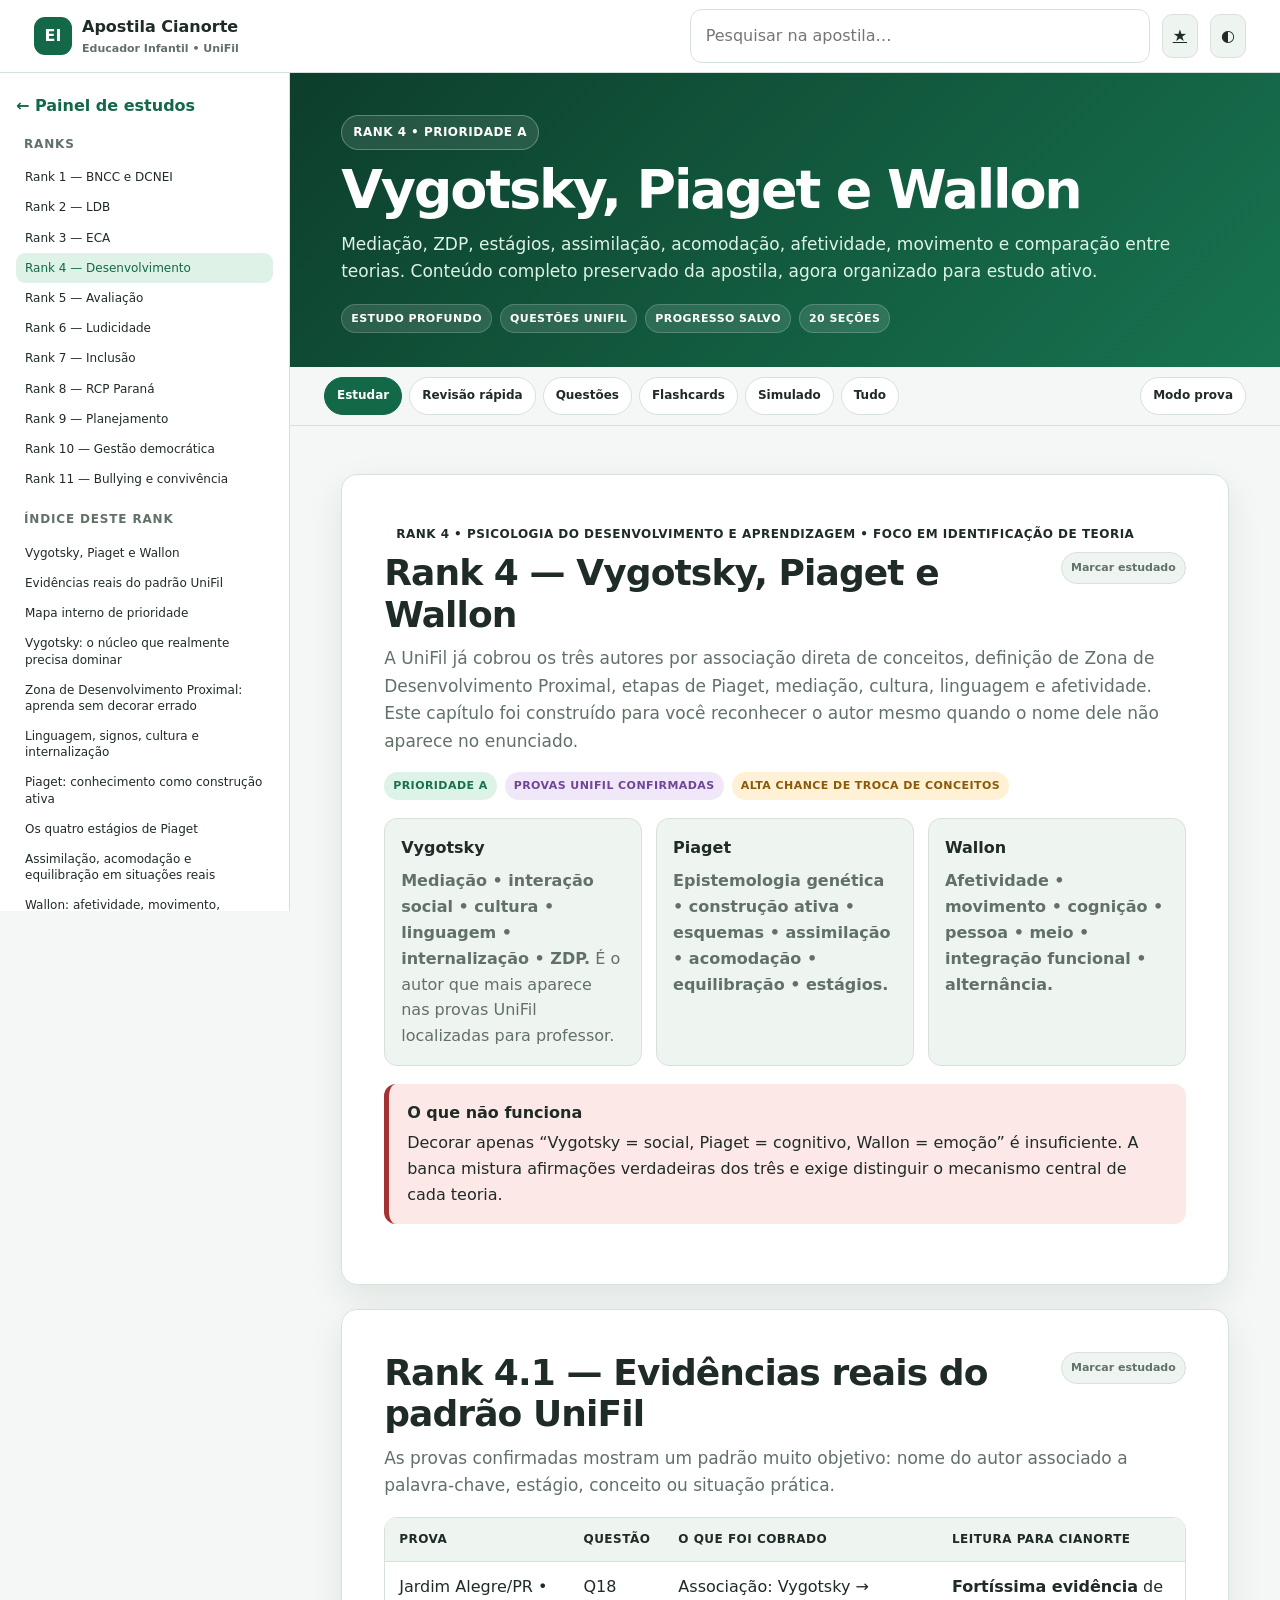
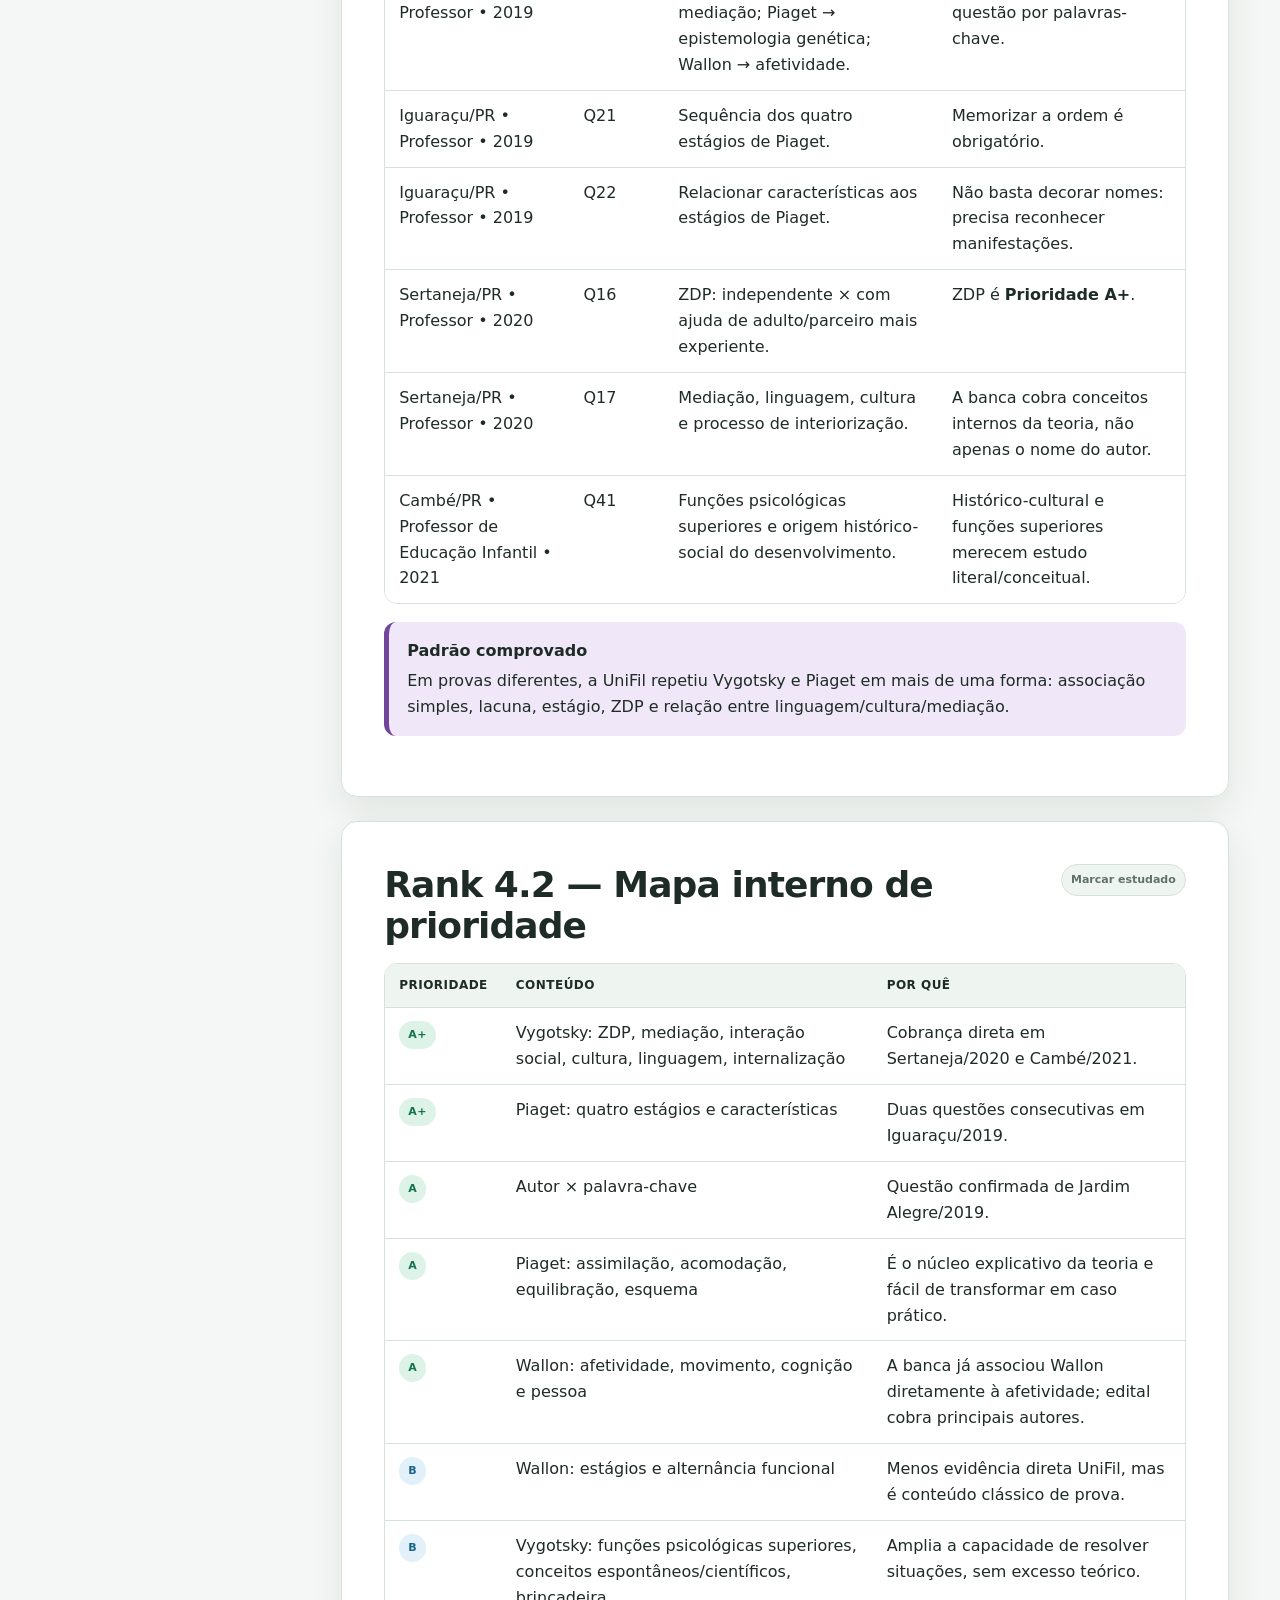
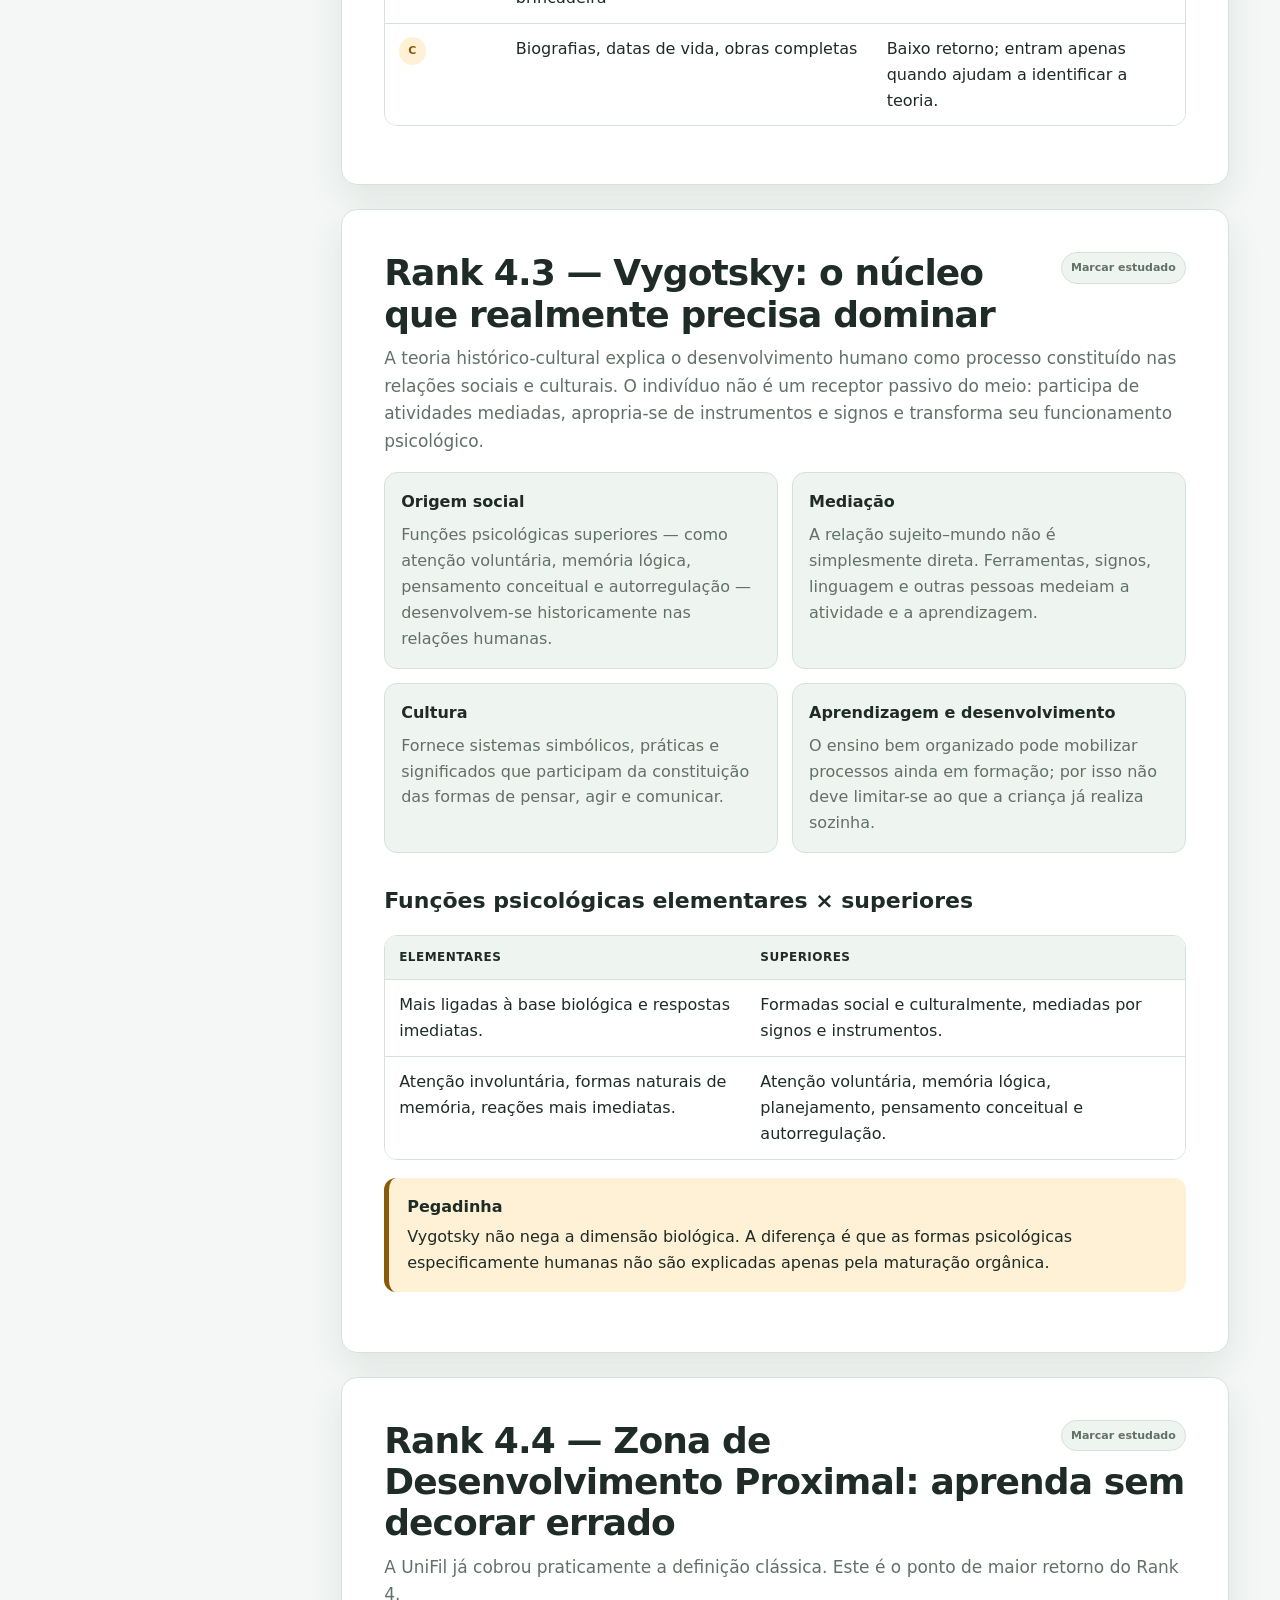
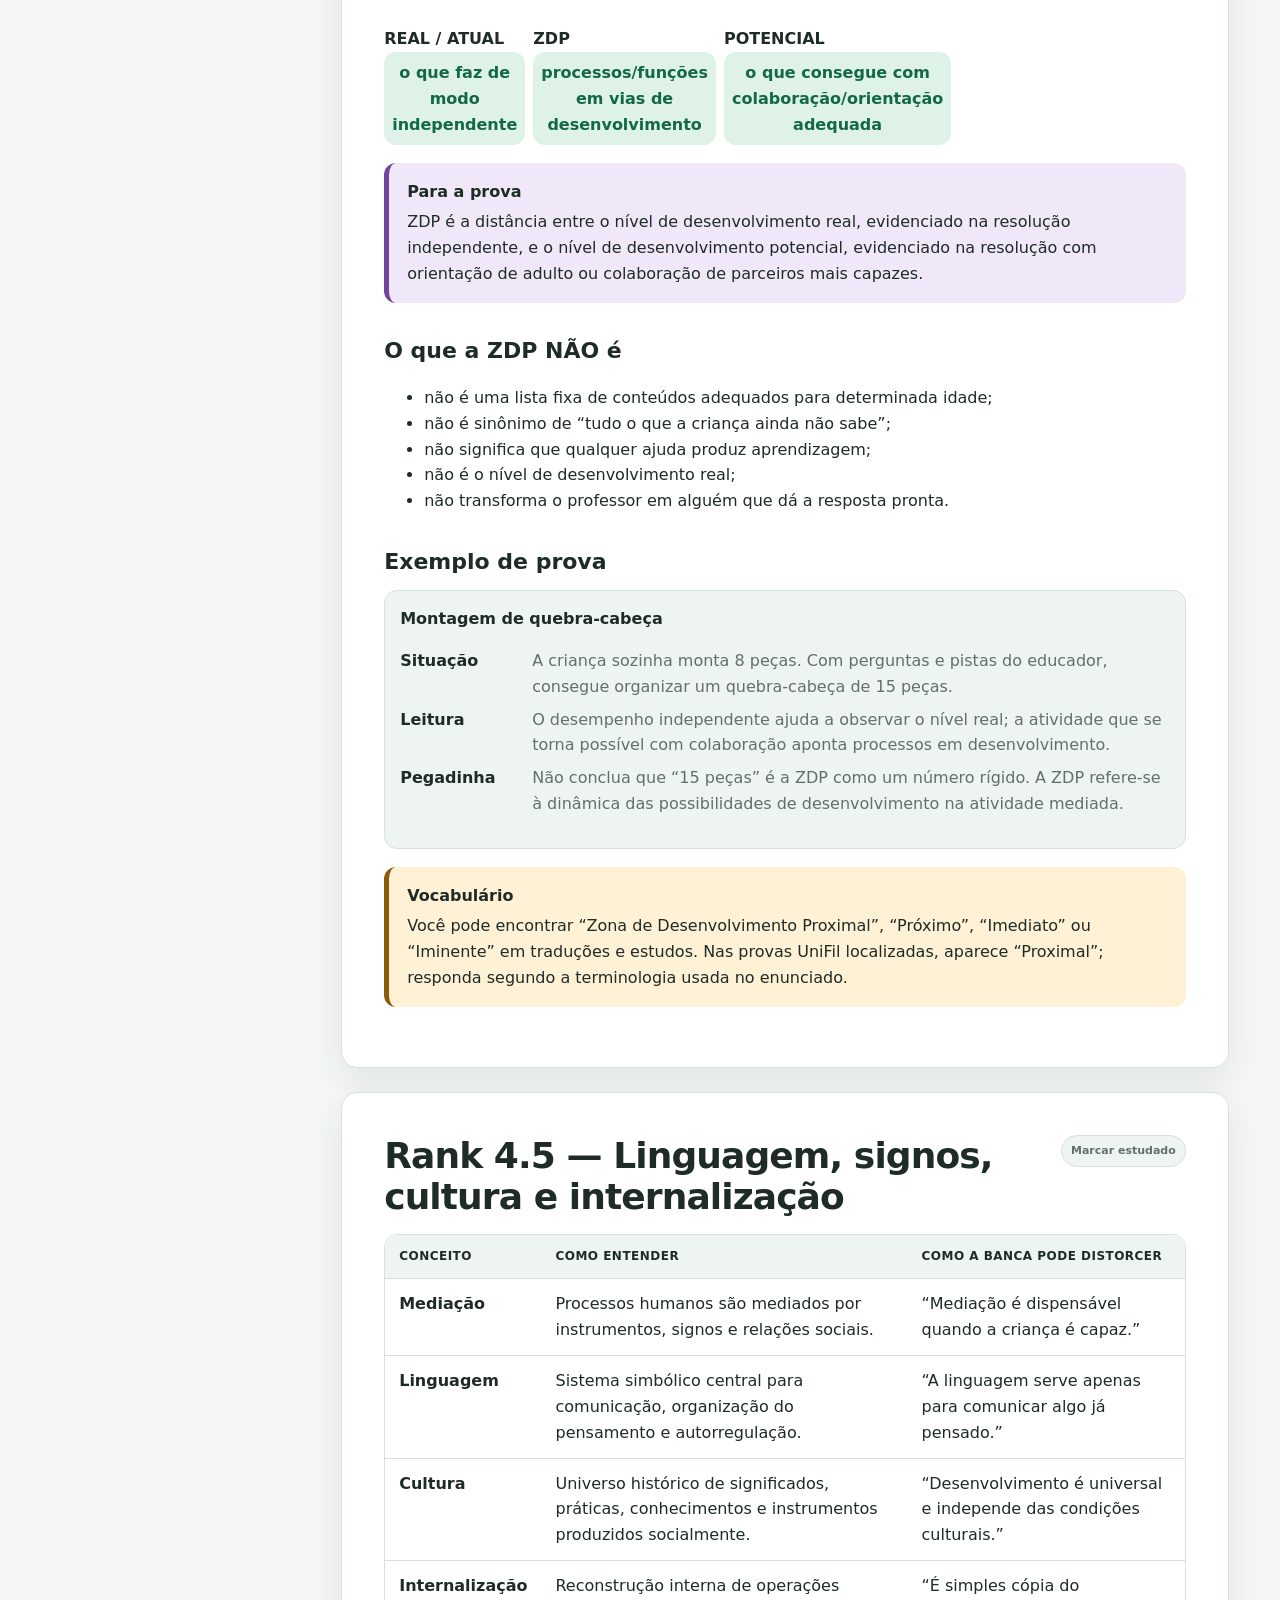
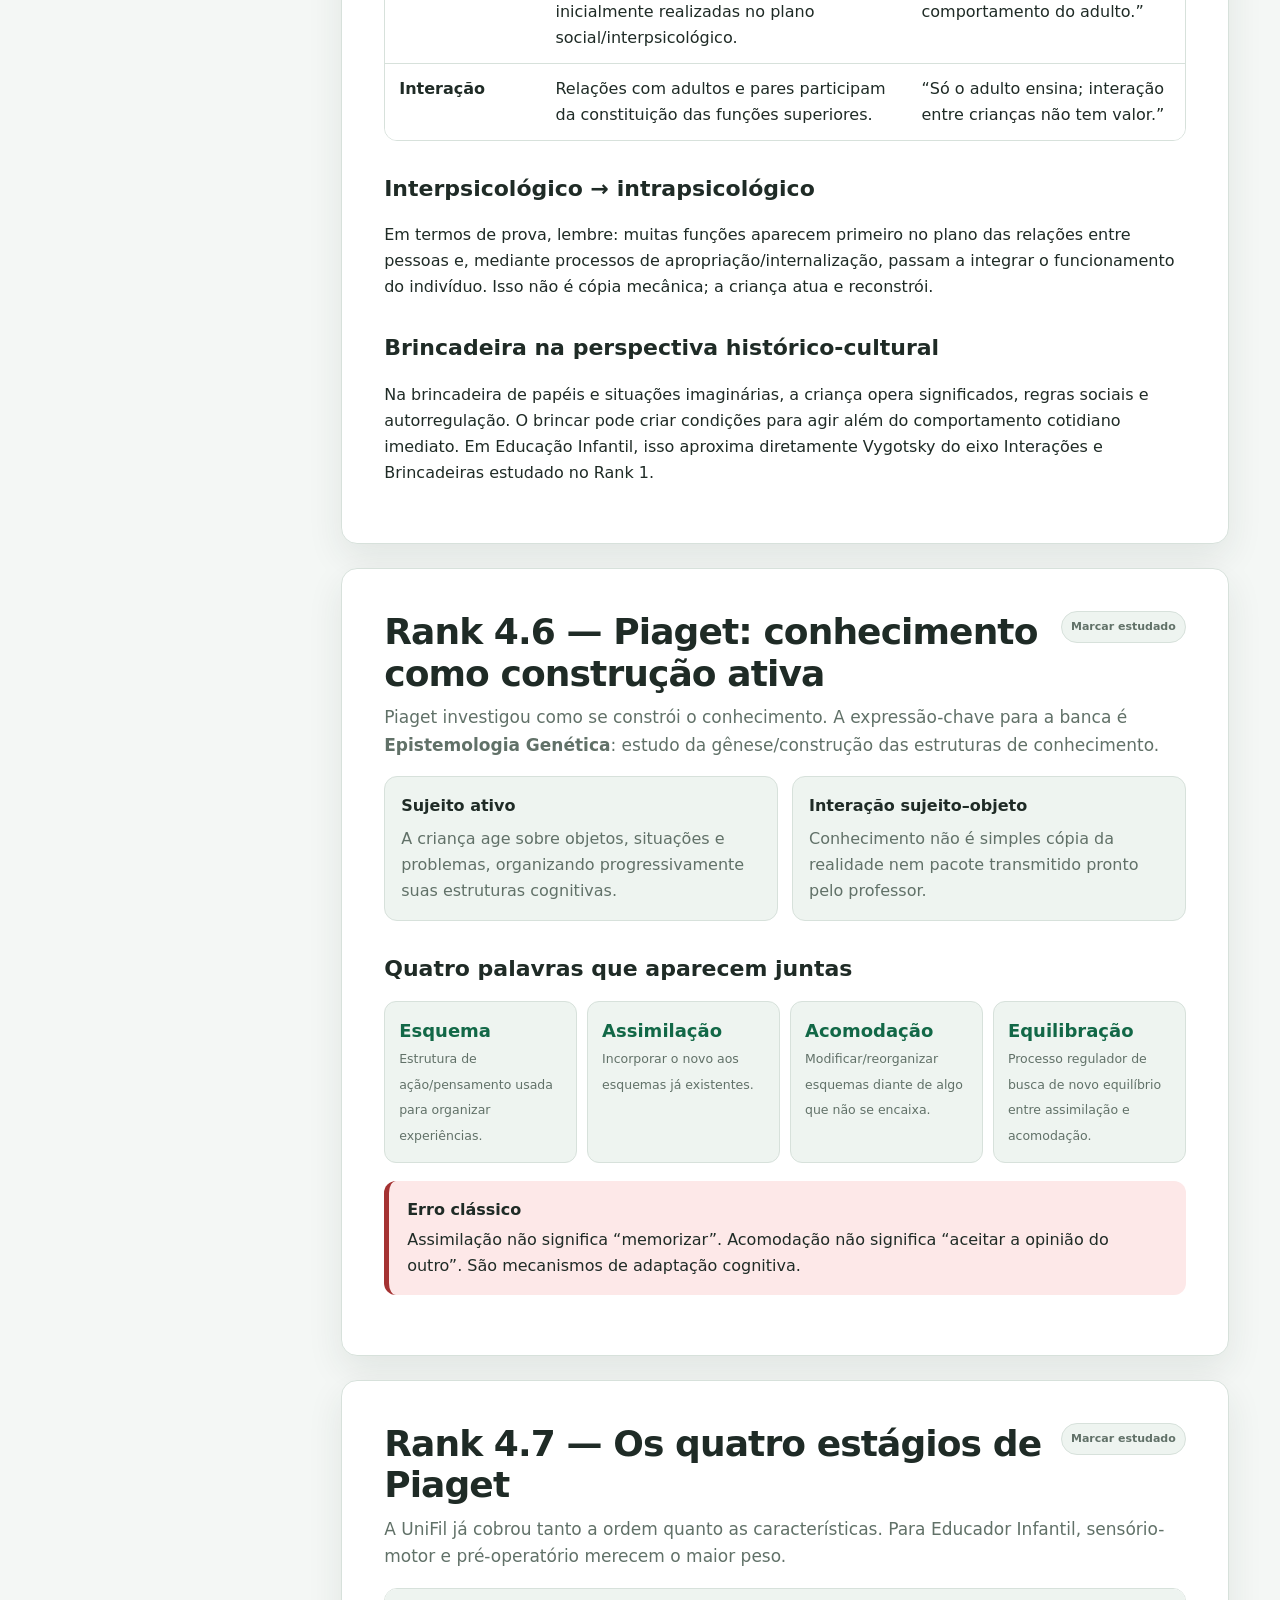
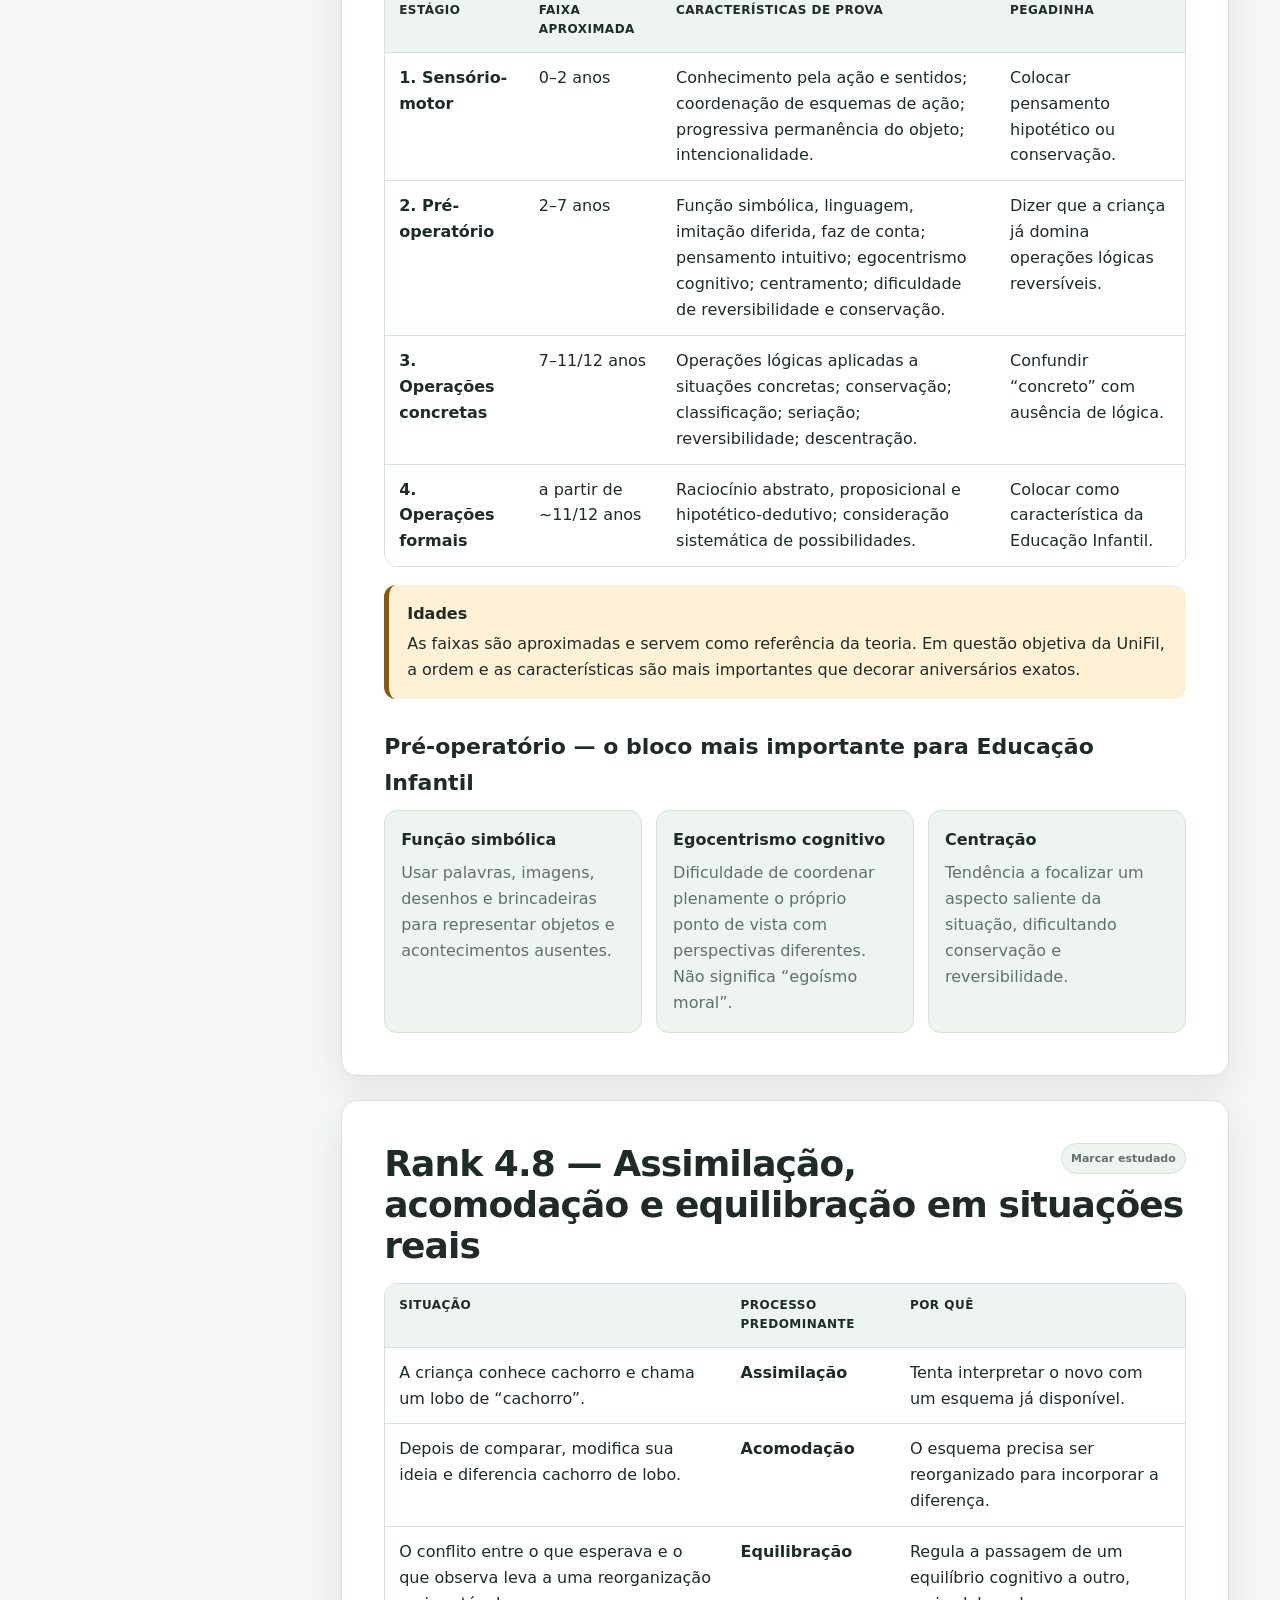
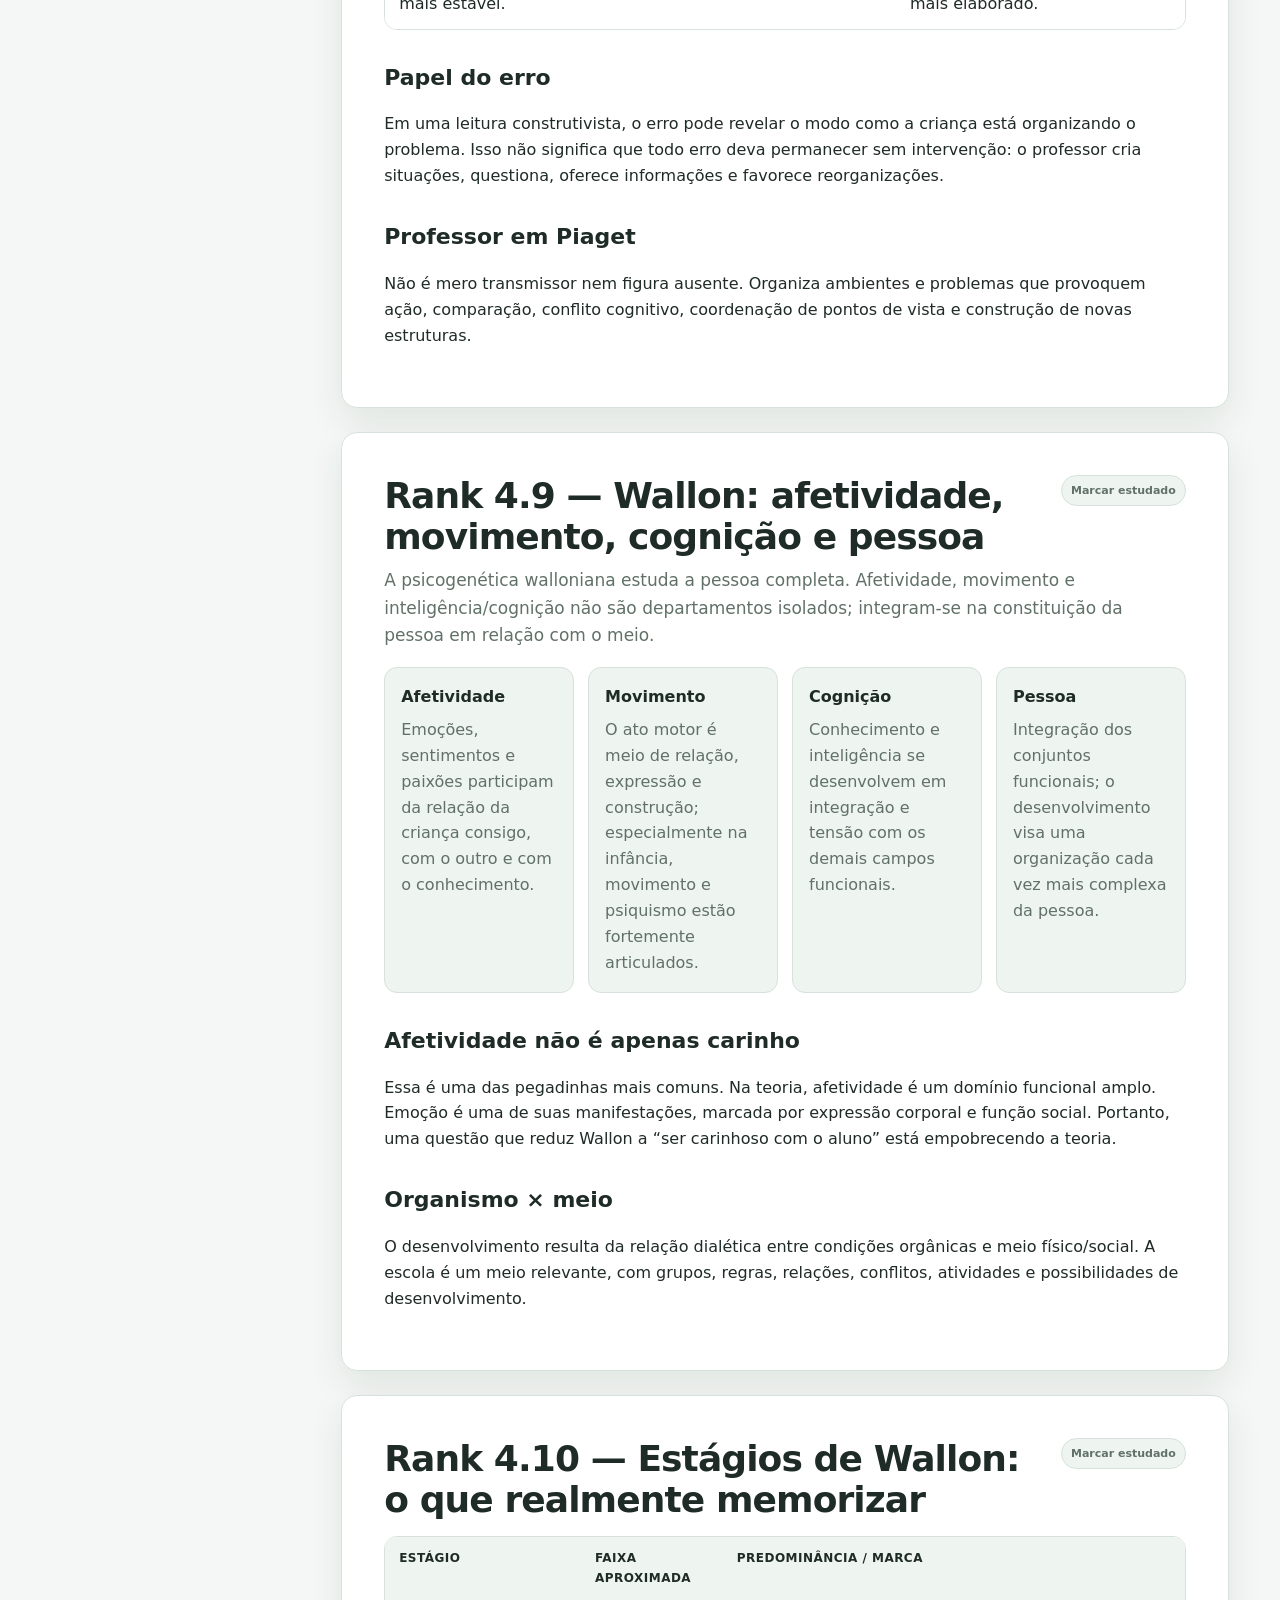
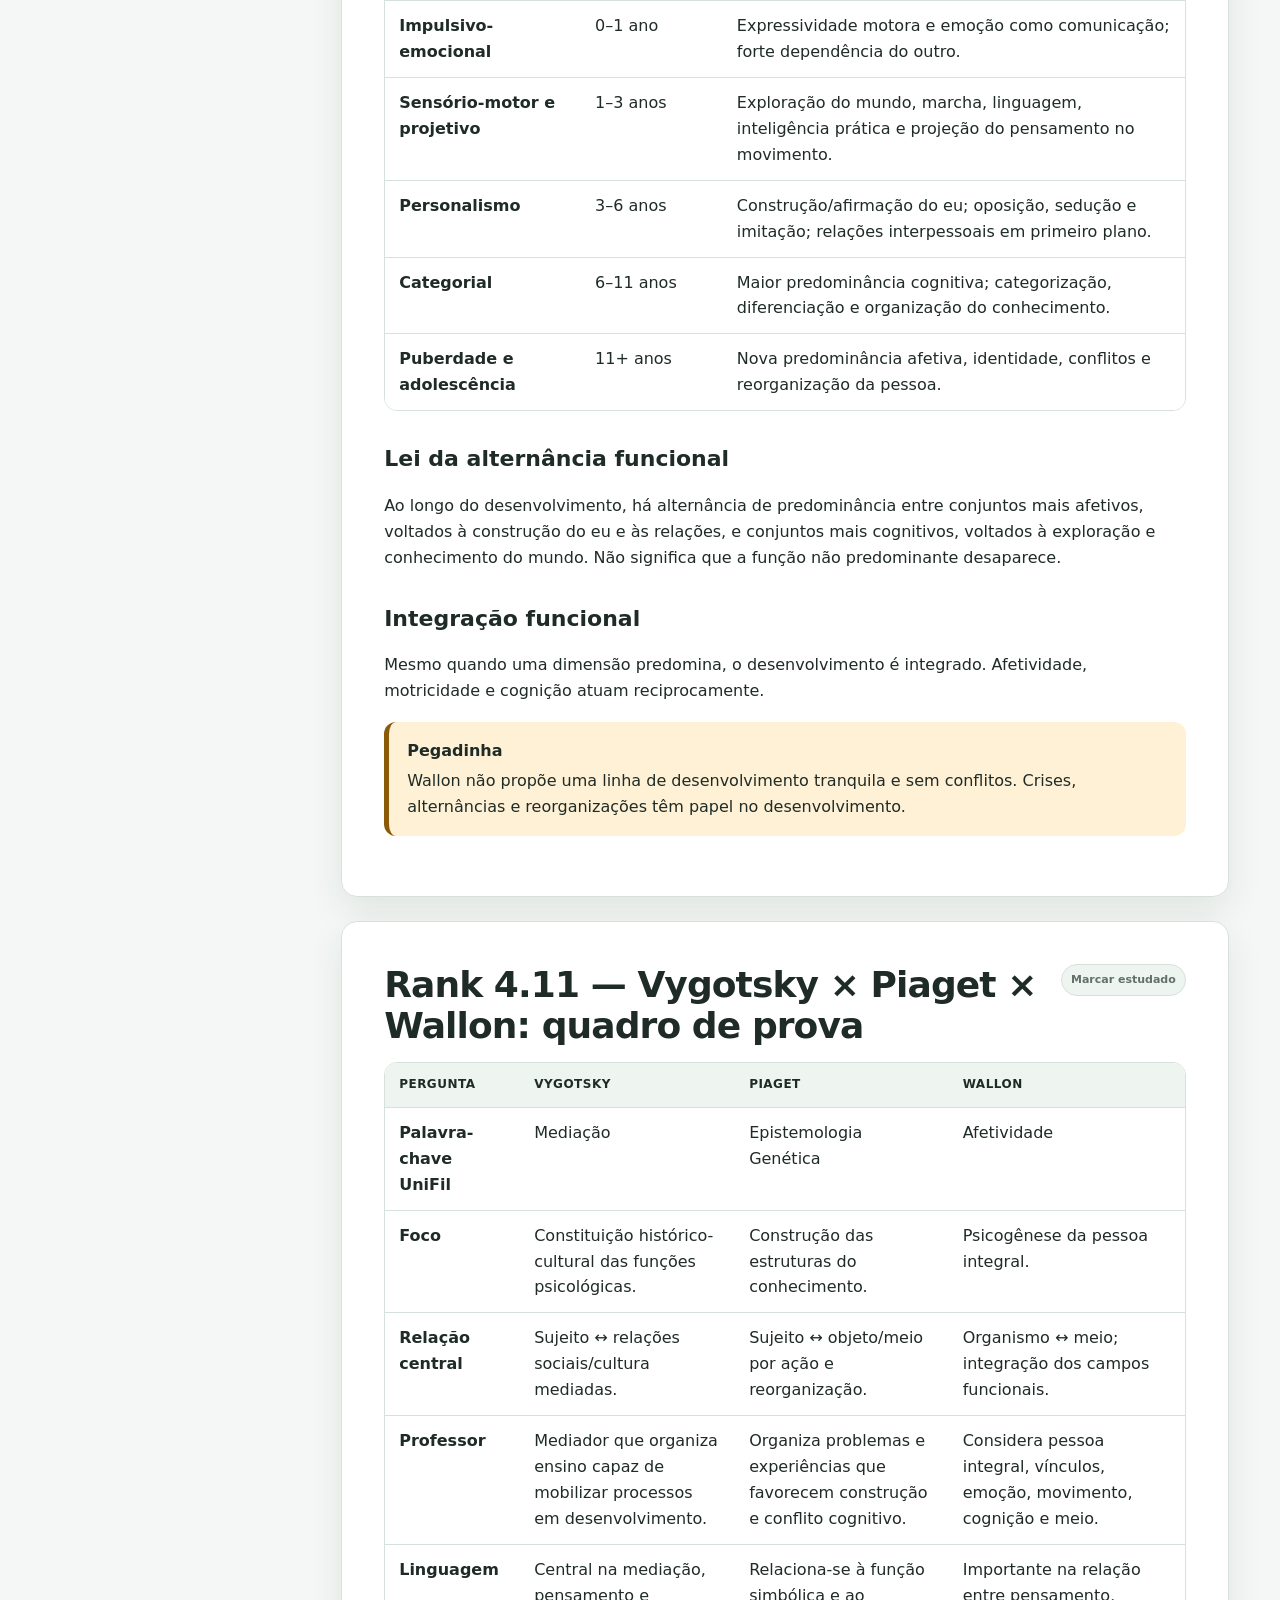
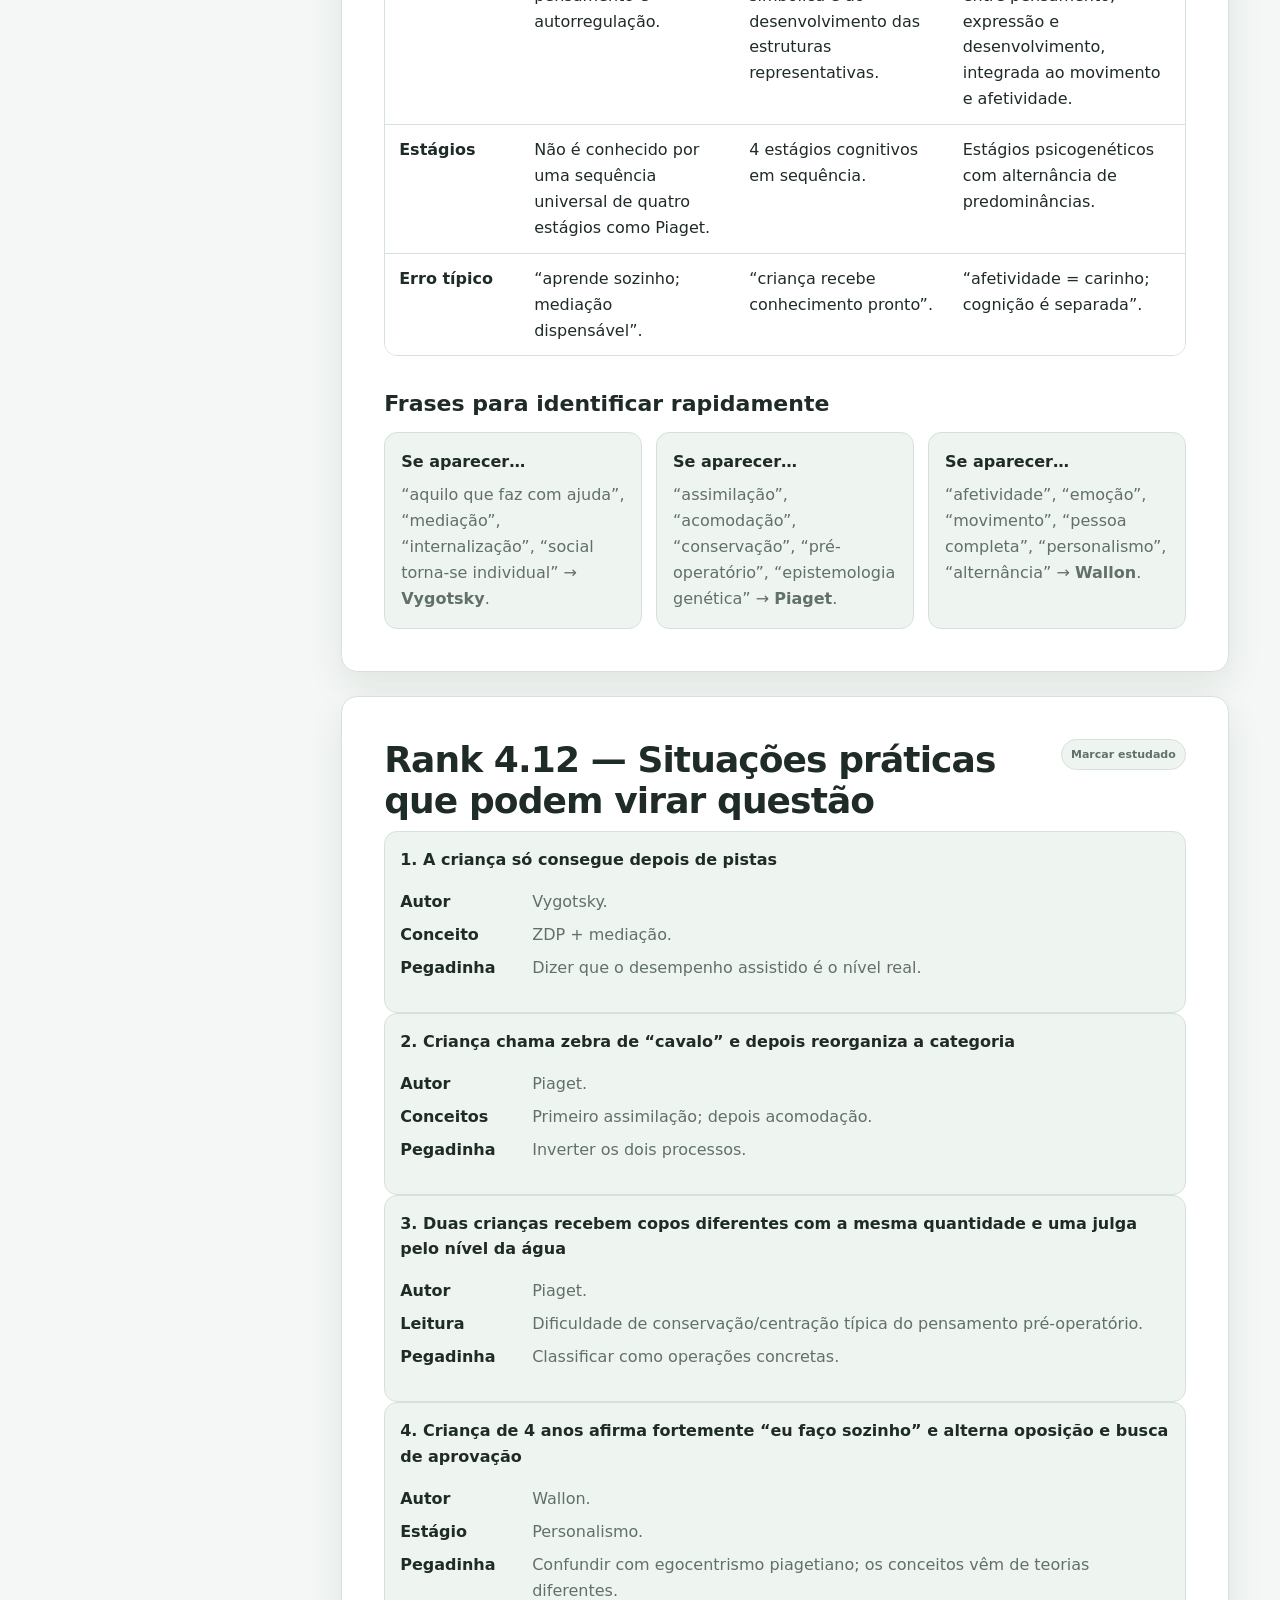
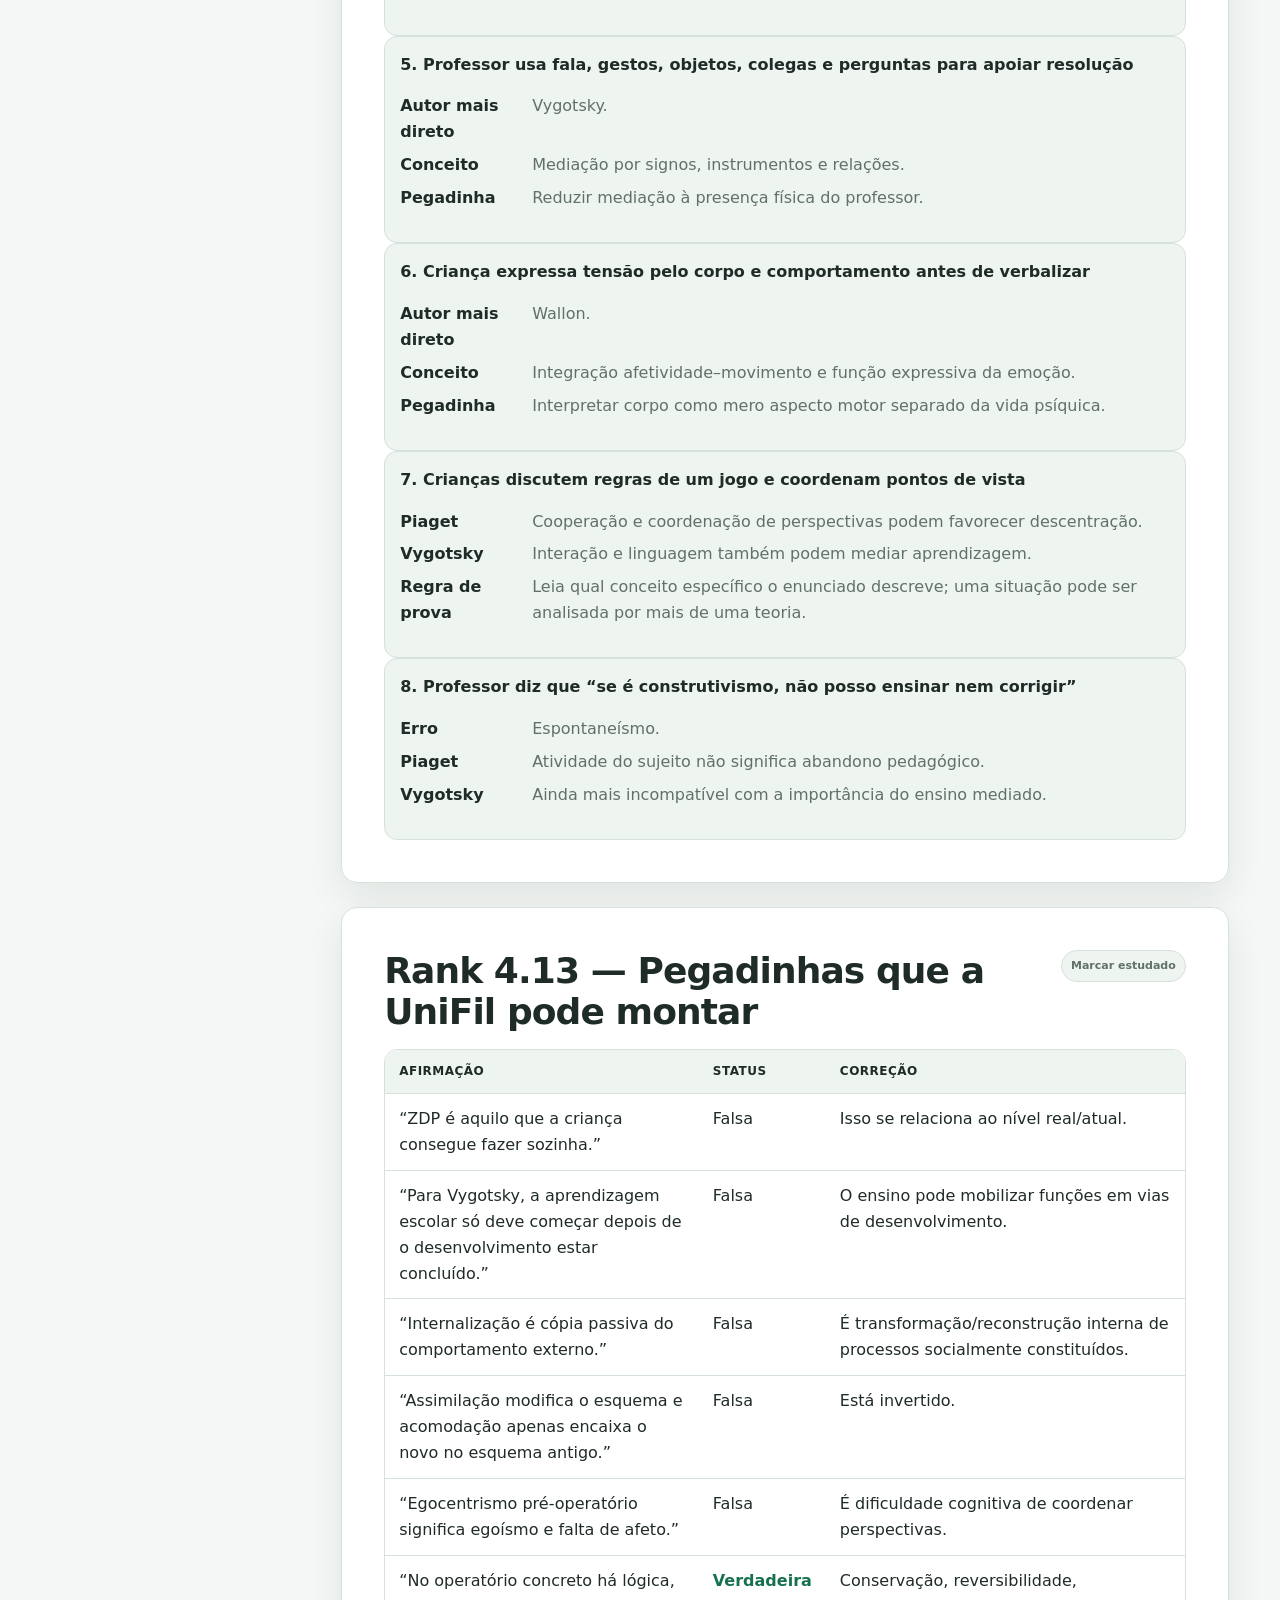
<file: ranks/rank-04-desenvolvimento.html>
<!doctype html><html lang="pt-BR"><head><meta charset="utf-8"><meta name="viewport" content="width=device-width,initial-scale=1"><meta name="description" content="Mediação, ZDP, estágios, assimilação, acomodação, afetividade, movimento e comparação entre teorias."><meta name="theme-color" content="#0e5a3d"><title>Rank 4 — Vygotsky, Piaget e Wallon</title><link rel="stylesheet" href="../assets/style.css"></head><body class="site-v2 rank-page" data-page-type="rank" data-rank="4" data-base="../"><header class="site-header"><div class="site-header-inner"><button class="icon-btn mobile-rank-toggle" type="button" onclick="toggleRankSidebar()">☰</button><a class="site-logo" href="../index.html"><span class="site-logo-mark">EI</span><span>Apostila Cianorte<small>Educador Infantil • UniFil</small></span></a><div class="site-spacer"></div><div class="search-box" style="width:min(42vw,460px)"><input id="globalSearch" type="search" placeholder="Pesquisar na apostila…" autocomplete="off"><div class="search-results" id="searchResults"></div></div><a class="icon-btn" href="../simulados/erros.html" title="Caderno de erros">★</a><button class="icon-btn" type="button" onclick="toggleTheme()">◐</button></div></header><div class="rank-layout"><aside class="rank-sidebar" id="rankSidebar"><a class="back-link" href="../index.html">← Painel de estudos</a><h3>Ranks</h3><ul class="rank-index"><li><a href="rank-01-bncc.html">Rank 1 — BNCC e DCNEI</a></li><li><a href="rank-02-ldb.html">Rank 2 — LDB</a></li><li><a href="rank-03-eca.html">Rank 3 — ECA</a></li><li><a href="rank-04-desenvolvimento.html" class="active">Rank 4 — Desenvolvimento</a></li><li><a href="rank-05-avaliacao.html">Rank 5 — Avaliação</a></li><li><a href="rank-06-ludicidade.html">Rank 6 — Ludicidade</a></li><li><a href="rank-07-inclusao.html">Rank 7 — Inclusão</a></li><li><a href="rank-08-referencial-parana.html">Rank 8 — RCP Paraná</a></li><li><a href="rank-09-planejamento-didatica.html">Rank 9 — Planejamento</a></li><li><a href="rank-10-gestao-democratica.html">Rank 10 — Gestão democrática</a></li><li><a href="rank-11-bullying-convivencia.html">Rank 11 — Bullying e convivência</a></li></ul><h3>Índice deste Rank</h3><ul class="rank-index"><li><a href="#r4-inicio">Vygotsky, Piaget e Wallon</a></li><li><a href="#r4-evidencias">Evidências reais do padrão UniFil</a></li><li><a href="#r4-mapa">Mapa interno de prioridade</a></li><li><a href="#r4-vygotsky">Vygotsky: o núcleo que realmente precisa dominar</a></li><li><a href="#r4-zdp">Zona de Desenvolvimento Proximal: aprenda sem decorar errado</a></li><li><a href="#r4-vigotski-linguagem">Linguagem, signos, cultura e internalização</a></li><li><a href="#r4-piaget">Piaget: conhecimento como construção ativa</a></li><li><a href="#r4-piaget-estagios">Os quatro estágios de Piaget</a></li><li><a href="#r4-piaget-processos">Assimilação, acomodação e equilibração em situações reais</a></li><li><a href="#r4-wallon">Wallon: afetividade, movimento, cognição e pessoa</a></li><li><a href="#r4-wallon-estagios">Estágios de Wallon: o que realmente memorizar</a></li><li><a href="#r4-comparacao">Vygotsky × Piaget × Wallon: quadro de prova</a></li><li><a href="#r4-situacoes">Situações práticas que podem virar questão</a></li><li><a href="#r4-pegadinhas">Pegadinhas que a UniFil pode montar</a></li><li><a href="#r4-reais">Questões reais UniFil localizadas</a></li><li><a href="#r4-adaptadas">Questões adaptadas no padrão UniFil</a></li><li><a href="#r4-autorais">Questões autorais de aprofundamento</a></li><li><a href="#r4-simulado">Simulado Rank 4</a></li><li><a href="#r4-resumo">Revisão final</a></li><li><a href="#r4-auditoria">Checklist de domínio e fontes</a></li></ul><div class="rank-progress-mini"><div class="rank-progress-row"><span>Domínio</span><span id="pageProgressText">0%</span></div><div class="progress-track"><div class="progress-bar" id="pageProgressBar"></div></div></div></aside><main class="rank-main"><section class="rank-hero"><div class="rank-hero-inner"><span class="eyebrow">Rank 4 • Prioridade A</span><h1>Vygotsky, Piaget e Wallon</h1><p>Mediação, ZDP, estágios, assimilação, acomodação, afetividade, movimento e comparação entre teorias. Conteúdo completo preservado da apostila, agora organizado para estudo ativo.</p><div class="rank-hero-meta"><span class="tag">Estudo profundo</span><span class="tag">Questões UniFil</span><span class="tag">Progresso salvo</span><span class="tag">20 seções</span></div></div></section><div class="mode-bar"><div class="mode-bar-inner"><button class="mode-btn active" data-mode="study">Estudar</button><button class="mode-btn" data-mode="review">Revisão rápida</button><button class="mode-btn" data-mode="questions">Questões</button><button class="mode-btn" data-mode="flashcards">Flashcards</button><button class="mode-btn" data-mode="simulado">Simulado</button><button class="mode-btn" data-mode="all">Tudo</button><span class="mode-spacer"></span><button class="mode-btn" type="button" id="examToggle" onclick="toggleExamMode()">Modo prova</button></div></div><div class="content"><section class="chapter" data-modes="study" id="r4-inicio">
<div class="eyebrow">Rank 4 • Psicologia do desenvolvimento e aprendizagem • foco em identificação de teoria</div>
<h2>Rank 4 — Vygotsky, Piaget e Wallon</h2>
<p class="section-lead">A UniFil já cobrou os três autores por associação direta de conceitos, definição de Zona de Desenvolvimento Proximal, etapas de Piaget, mediação, cultura, linguagem e afetividade. Este capítulo foi construído para você reconhecer o autor mesmo quando o nome dele não aparece no enunciado.</p>
<div class="tag-row"><span class="tag">Prioridade A</span><span class="tag real">Provas UniFil confirmadas</span><span class="tag warning">Alta chance de troca de conceitos</span></div>
<div class="grid-3" style="margin-top:18px">
<div class="mini-card"><h4>Vygotsky</h4><p><b>Mediação • interação social • cultura • linguagem • internalização • ZDP.</b> É o autor que mais aparece nas provas UniFil localizadas para professor.</p></div>
<div class="mini-card"><h4>Piaget</h4><p><b>Epistemologia genética • construção ativa • esquemas • assimilação • acomodação • equilibração • estágios.</b></p></div>
<div class="mini-card"><h4>Wallon</h4><p><b>Afetividade • movimento • cognição • pessoa • meio • integração funcional • alternância.</b></p></div>
</div>
<div class="callout danger"><strong>O que não funciona</strong>Decorar apenas “Vygotsky = social, Piaget = cognitivo, Wallon = emoção” é insuficiente. A banca mistura afirmações verdadeiras dos três e exige distinguir o mecanismo central de cada teoria.</div>
</section><section class="chapter" data-modes="study" id="r4-evidencias">
<h2>Rank 4.1 — Evidências reais do padrão UniFil</h2>
<p class="section-lead">As provas confirmadas mostram um padrão muito objetivo: nome do autor associado a palavra-chave, estágio, conceito ou situação prática.</p>
<div class="table-wrap"><table><thead><tr><th>Prova</th><th>Questão</th><th>O que foi cobrado</th><th>Leitura para Cianorte</th></tr></thead><tbody>
<tr><td>Jardim Alegre/PR • Professor • 2019</td><td>Q18</td><td>Associação: Vygotsky → mediação; Piaget → epistemologia genética; Wallon → afetividade.</td><td><b>Fortíssima evidência</b> de questão por palavras-chave.</td></tr>
<tr><td>Iguaraçu/PR • Professor • 2019</td><td>Q21</td><td>Sequência dos quatro estágios de Piaget.</td><td>Memorizar a ordem é obrigatório.</td></tr>
<tr><td>Iguaraçu/PR • Professor • 2019</td><td>Q22</td><td>Relacionar características aos estágios de Piaget.</td><td>Não basta decorar nomes: precisa reconhecer manifestações.</td></tr>
<tr><td>Sertaneja/PR • Professor • 2020</td><td>Q16</td><td>ZDP: independente × com ajuda de adulto/parceiro mais experiente.</td><td>ZDP é <b>Prioridade A+</b>.</td></tr>
<tr><td>Sertaneja/PR • Professor • 2020</td><td>Q17</td><td>Mediação, linguagem, cultura e processo de interiorização.</td><td>A banca cobra conceitos internos da teoria, não apenas o nome do autor.</td></tr>
<tr><td>Cambé/PR • Professor de Educação Infantil • 2021</td><td>Q41</td><td>Funções psicológicas superiores e origem histórico-social do desenvolvimento.</td><td>Histórico-cultural e funções superiores merecem estudo literal/conceitual.</td></tr>
</tbody></table></div>
<div class="callout real"><strong>Padrão comprovado</strong>Em provas diferentes, a UniFil repetiu Vygotsky e Piaget em mais de uma forma: associação simples, lacuna, estágio, ZDP e relação entre linguagem/cultura/mediação.</div>
</section><section class="chapter" data-modes="review study" id="r4-mapa">
<h2>Rank 4.2 — Mapa interno de prioridade</h2>
<div class="table-wrap"><table><thead><tr><th>Prioridade</th><th>Conteúdo</th><th>Por quê</th></tr></thead><tbody>
<tr><td><span class="tag">A+</span></td><td>Vygotsky: ZDP, mediação, interação social, cultura, linguagem, internalização</td><td>Cobrança direta em Sertaneja/2020 e Cambé/2021.</td></tr>
<tr><td><span class="tag">A+</span></td><td>Piaget: quatro estágios e características</td><td>Duas questões consecutivas em Iguaraçu/2019.</td></tr>
<tr><td><span class="tag">A</span></td><td>Autor × palavra-chave</td><td>Questão confirmada de Jardim Alegre/2019.</td></tr>
<tr><td><span class="tag">A</span></td><td>Piaget: assimilação, acomodação, equilibração, esquema</td><td>É o núcleo explicativo da teoria e fácil de transformar em caso prático.</td></tr>
<tr><td><span class="tag">A</span></td><td>Wallon: afetividade, movimento, cognição e pessoa</td><td>A banca já associou Wallon diretamente à afetividade; edital cobra principais autores.</td></tr>
<tr><td><span class="tag b">B</span></td><td>Wallon: estágios e alternância funcional</td><td>Menos evidência direta UniFil, mas é conteúdo clássico de prova.</td></tr>
<tr><td><span class="tag b">B</span></td><td>Vygotsky: funções psicológicas superiores, conceitos espontâneos/científicos, brincadeira</td><td>Amplia a capacidade de resolver situações, sem excesso teórico.</td></tr>
<tr><td><span class="tag c">C</span></td><td>Biografias, datas de vida, obras completas</td><td>Baixo retorno; entram apenas quando ajudam a identificar a teoria.</td></tr>
</tbody></table></div>
</section><section class="chapter" data-modes="study" id="r4-vygotsky">
<h2>Rank 4.3 — Vygotsky: o núcleo que realmente precisa dominar</h2>
<p class="section-lead">A teoria histórico-cultural explica o desenvolvimento humano como processo constituído nas relações sociais e culturais. O indivíduo não é um receptor passivo do meio: participa de atividades mediadas, apropria-se de instrumentos e signos e transforma seu funcionamento psicológico.</p>
<div class="grid-2">
<div class="mini-card"><h4>Origem social</h4><p>Funções psicológicas superiores — como atenção voluntária, memória lógica, pensamento conceitual e autorregulação — desenvolvem-se historicamente nas relações humanas.</p></div>
<div class="mini-card"><h4>Mediação</h4><p>A relação sujeito–mundo não é simplesmente direta. Ferramentas, signos, linguagem e outras pessoas medeiam a atividade e a aprendizagem.</p></div>
<div class="mini-card"><h4>Cultura</h4><p>Fornece sistemas simbólicos, práticas e significados que participam da constituição das formas de pensar, agir e comunicar.</p></div>
<div class="mini-card"><h4>Aprendizagem e desenvolvimento</h4><p>O ensino bem organizado pode mobilizar processos ainda em formação; por isso não deve limitar-se ao que a criança já realiza sozinha.</p></div>
</div>
<h3>Funções psicológicas elementares × superiores</h3>
<div class="table-wrap"><table><thead><tr><th>Elementares</th><th>Superiores</th></tr></thead><tbody>
<tr><td>Mais ligadas à base biológica e respostas imediatas.</td><td>Formadas social e culturalmente, mediadas por signos e instrumentos.</td></tr>
<tr><td>Atenção involuntária, formas naturais de memória, reações mais imediatas.</td><td>Atenção voluntária, memória lógica, planejamento, pensamento conceitual e autorregulação.</td></tr>
</tbody></table></div>
<div class="callout warning"><strong>Pegadinha</strong>Vygotsky não nega a dimensão biológica. A diferença é que as formas psicológicas especificamente humanas não são explicadas apenas pela maturação orgânica.</div>
</section><section class="chapter" data-modes="study" id="r4-zdp">
<h2>Rank 4.4 — Zona de Desenvolvimento Proximal: aprenda sem decorar errado</h2>
<p class="section-lead">A UniFil já cobrou praticamente a definição clássica. Este é o ponto de maior retorno do Rank 4.</p>
<div class="memory-strip"><div><strong>REAL / ATUAL</strong><span>o que faz de modo independente</span></div><div><strong>ZDP</strong><span>processos/funções em vias de desenvolvimento</span></div><div><strong>POTENCIAL</strong><span>o que consegue com colaboração/orientação adequada</span></div></div>
<div class="callout literal"><strong>Para a prova</strong>ZDP é a distância entre o nível de desenvolvimento real, evidenciado na resolução independente, e o nível de desenvolvimento potencial, evidenciado na resolução com orientação de adulto ou colaboração de parceiros mais capazes.</div>
<h3>O que a ZDP NÃO é</h3>
<ul><li>não é uma lista fixa de conteúdos adequados para determinada idade;</li><li>não é sinônimo de “tudo o que a criança ainda não sabe”;</li><li>não significa que qualquer ajuda produz aprendizagem;</li><li>não é o nível de desenvolvimento real;</li><li>não transforma o professor em alguém que dá a resposta pronta.</li></ul>
<h3>Exemplo de prova</h3>
<div class="situation"><h4>Montagem de quebra-cabeça</h4><dl><dt>Situação</dt><dd>A criança sozinha monta 8 peças. Com perguntas e pistas do educador, consegue organizar um quebra-cabeça de 15 peças.</dd><dt>Leitura</dt><dd>O desempenho independente ajuda a observar o nível real; a atividade que se torna possível com colaboração aponta processos em desenvolvimento.</dd><dt>Pegadinha</dt><dd>Não conclua que “15 peças” é a ZDP como um número rígido. A ZDP refere-se à dinâmica das possibilidades de desenvolvimento na atividade mediada.</dd></dl></div>
<div class="callout warning"><strong>Vocabulário</strong>Você pode encontrar “Zona de Desenvolvimento Proximal”, “Próximo”, “Imediato” ou “Iminente” em traduções e estudos. Nas provas UniFil localizadas, aparece “Proximal”; responda segundo a terminologia usada no enunciado.</div>
</section><section class="chapter" data-modes="study" id="r4-vigotski-linguagem">
<h2>Rank 4.5 — Linguagem, signos, cultura e internalização</h2>
<div class="table-wrap"><table><thead><tr><th>Conceito</th><th>Como entender</th><th>Como a banca pode distorcer</th></tr></thead><tbody>
<tr><td><b>Mediação</b></td><td>Processos humanos são mediados por instrumentos, signos e relações sociais.</td><td>“Mediação é dispensável quando a criança é capaz.”</td></tr>
<tr><td><b>Linguagem</b></td><td>Sistema simbólico central para comunicação, organização do pensamento e autorregulação.</td><td>“A linguagem serve apenas para comunicar algo já pensado.”</td></tr>
<tr><td><b>Cultura</b></td><td>Universo histórico de significados, práticas, conhecimentos e instrumentos produzidos socialmente.</td><td>“Desenvolvimento é universal e independe das condições culturais.”</td></tr>
<tr><td><b>Internalização</b></td><td>Reconstrução interna de operações inicialmente realizadas no plano social/interpsicológico.</td><td>“É simples cópia do comportamento do adulto.”</td></tr>
<tr><td><b>Interação</b></td><td>Relações com adultos e pares participam da constituição das funções superiores.</td><td>“Só o adulto ensina; interação entre crianças não tem valor.”</td></tr>
</tbody></table></div>
<h3>Interpsicológico → intrapsicológico</h3>
<p>Em termos de prova, lembre: muitas funções aparecem primeiro no plano das relações entre pessoas e, mediante processos de apropriação/internalização, passam a integrar o funcionamento do indivíduo. Isso não é cópia mecânica; a criança atua e reconstrói.</p>
<h3>Brincadeira na perspectiva histórico-cultural</h3>
<p>Na brincadeira de papéis e situações imaginárias, a criança opera significados, regras sociais e autorregulação. O brincar pode criar condições para agir além do comportamento cotidiano imediato. Em Educação Infantil, isso aproxima diretamente Vygotsky do eixo Interações e Brincadeiras estudado no Rank 1.</p>
</section><section class="chapter" data-modes="study" id="r4-piaget">
<h2>Rank 4.6 — Piaget: conhecimento como construção ativa</h2>
<p class="section-lead">Piaget investigou como se constrói o conhecimento. A expressão-chave para a banca é <b>Epistemologia Genética</b>: estudo da gênese/construção das estruturas de conhecimento.</p>
<div class="grid-2"><div class="mini-card"><h4>Sujeito ativo</h4><p>A criança age sobre objetos, situações e problemas, organizando progressivamente suas estruturas cognitivas.</p></div><div class="mini-card"><h4>Interação sujeito–objeto</h4><p>Conhecimento não é simples cópia da realidade nem pacote transmitido pronto pelo professor.</p></div></div>
<h3>Quatro palavras que aparecem juntas</h3>
<div class="article-grid">
<div class="article-tile"><strong>Esquema</strong><span>Estrutura de ação/pensamento usada para organizar experiências.</span></div>
<div class="article-tile"><strong>Assimilação</strong><span>Incorporar o novo aos esquemas já existentes.</span></div>
<div class="article-tile"><strong>Acomodação</strong><span>Modificar/reorganizar esquemas diante de algo que não se encaixa.</span></div>
<div class="article-tile"><strong>Equilibração</strong><span>Processo regulador de busca de novo equilíbrio entre assimilação e acomodação.</span></div>
</div>
<div class="callout danger"><strong>Erro clássico</strong>Assimilação não significa “memorizar”. Acomodação não significa “aceitar a opinião do outro”. São mecanismos de adaptação cognitiva.</div>
</section><section class="chapter" data-modes="study" id="r4-piaget-estagios">
<h2>Rank 4.7 — Os quatro estágios de Piaget</h2>
<p class="section-lead">A UniFil já cobrou tanto a ordem quanto as características. Para Educador Infantil, sensório-motor e pré-operatório merecem o maior peso.</p>
<div class="table-wrap"><table><thead><tr><th>Estágio</th><th>Faixa aproximada</th><th>Características de prova</th><th>Pegadinha</th></tr></thead><tbody>
<tr><td><b>1. Sensório-motor</b></td><td>0–2 anos</td><td>Conhecimento pela ação e sentidos; coordenação de esquemas de ação; progressiva permanência do objeto; intencionalidade.</td><td>Colocar pensamento hipotético ou conservação.</td></tr>
<tr><td><b>2. Pré-operatório</b></td><td>2–7 anos</td><td>Função simbólica, linguagem, imitação diferida, faz de conta; pensamento intuitivo; egocentrismo cognitivo; centramento; dificuldade de reversibilidade e conservação.</td><td>Dizer que a criança já domina operações lógicas reversíveis.</td></tr>
<tr><td><b>3. Operações concretas</b></td><td>7–11/12 anos</td><td>Operações lógicas aplicadas a situações concretas; conservação; classificação; seriação; reversibilidade; descentração.</td><td>Confundir “concreto” com ausência de lógica.</td></tr>
<tr><td><b>4. Operações formais</b></td><td>a partir de ~11/12 anos</td><td>Raciocínio abstrato, proposicional e hipotético-dedutivo; consideração sistemática de possibilidades.</td><td>Colocar como característica da Educação Infantil.</td></tr>
</tbody></table></div>
<div class="callout warning"><strong>Idades</strong>As faixas são aproximadas e servem como referência da teoria. Em questão objetiva da UniFil, a ordem e as características são mais importantes que decorar aniversários exatos.</div>
<h3>Pré-operatório — o bloco mais importante para Educação Infantil</h3>
<div class="grid-3"><div class="mini-card"><h4>Função simbólica</h4><p>Usar palavras, imagens, desenhos e brincadeiras para representar objetos e acontecimentos ausentes.</p></div><div class="mini-card"><h4>Egocentrismo cognitivo</h4><p>Dificuldade de coordenar plenamente o próprio ponto de vista com perspectivas diferentes. Não significa “egoísmo moral”.</p></div><div class="mini-card"><h4>Centração</h4><p>Tendência a focalizar um aspecto saliente da situação, dificultando conservação e reversibilidade.</p></div></div>
</section><section class="chapter" data-modes="study" id="r4-piaget-processos">
<h2>Rank 4.8 — Assimilação, acomodação e equilibração em situações reais</h2>
<div class="table-wrap"><table><thead><tr><th>Situação</th><th>Processo predominante</th><th>Por quê</th></tr></thead><tbody>
<tr><td>A criança conhece cachorro e chama um lobo de “cachorro”.</td><td><b>Assimilação</b></td><td>Tenta interpretar o novo com um esquema já disponível.</td></tr>
<tr><td>Depois de comparar, modifica sua ideia e diferencia cachorro de lobo.</td><td><b>Acomodação</b></td><td>O esquema precisa ser reorganizado para incorporar a diferença.</td></tr>
<tr><td>O conflito entre o que esperava e o que observa leva a uma reorganização mais estável.</td><td><b>Equilibração</b></td><td>Regula a passagem de um equilíbrio cognitivo a outro, mais elaborado.</td></tr>
</tbody></table></div>
<h3>Papel do erro</h3><p>Em uma leitura construtivista, o erro pode revelar o modo como a criança está organizando o problema. Isso não significa que todo erro deva permanecer sem intervenção: o professor cria situações, questiona, oferece informações e favorece reorganizações.</p>
<h3>Professor em Piaget</h3><p>Não é mero transmissor nem figura ausente. Organiza ambientes e problemas que provoquem ação, comparação, conflito cognitivo, coordenação de pontos de vista e construção de novas estruturas.</p>
</section><section class="chapter" data-modes="study" id="r4-wallon">
<h2>Rank 4.9 — Wallon: afetividade, movimento, cognição e pessoa</h2>
<p class="section-lead">A psicogenética walloniana estuda a pessoa completa. Afetividade, movimento e inteligência/cognição não são departamentos isolados; integram-se na constituição da pessoa em relação com o meio.</p>
<div class="grid-4">
<div class="mini-card"><h4>Afetividade</h4><p>Emoções, sentimentos e paixões participam da relação da criança consigo, com o outro e com o conhecimento.</p></div>
<div class="mini-card"><h4>Movimento</h4><p>O ato motor é meio de relação, expressão e construção; especialmente na infância, movimento e psiquismo estão fortemente articulados.</p></div>
<div class="mini-card"><h4>Cognição</h4><p>Conhecimento e inteligência se desenvolvem em integração e tensão com os demais campos funcionais.</p></div>
<div class="mini-card"><h4>Pessoa</h4><p>Integração dos conjuntos funcionais; o desenvolvimento visa uma organização cada vez mais complexa da pessoa.</p></div>
</div>
<h3>Afetividade não é apenas carinho</h3>
<p>Essa é uma das pegadinhas mais comuns. Na teoria, afetividade é um domínio funcional amplo. Emoção é uma de suas manifestações, marcada por expressão corporal e função social. Portanto, uma questão que reduz Wallon a “ser carinhoso com o aluno” está empobrecendo a teoria.</p>
<h3>Organismo × meio</h3><p>O desenvolvimento resulta da relação dialética entre condições orgânicas e meio físico/social. A escola é um meio relevante, com grupos, regras, relações, conflitos, atividades e possibilidades de desenvolvimento.</p>
</section><section class="chapter" data-modes="study" id="r4-wallon-estagios">
<h2>Rank 4.10 — Estágios de Wallon: o que realmente memorizar</h2>
<div class="table-wrap"><table><thead><tr><th>Estágio</th><th>Faixa aproximada</th><th>Predominância / marca</th></tr></thead><tbody>
<tr><td><b>Impulsivo-emocional</b></td><td>0–1 ano</td><td>Expressividade motora e emoção como comunicação; forte dependência do outro.</td></tr>
<tr><td><b>Sensório-motor e projetivo</b></td><td>1–3 anos</td><td>Exploração do mundo, marcha, linguagem, inteligência prática e projeção do pensamento no movimento.</td></tr>
<tr><td><b>Personalismo</b></td><td>3–6 anos</td><td>Construção/afirmação do eu; oposição, sedução e imitação; relações interpessoais em primeiro plano.</td></tr>
<tr><td><b>Categorial</b></td><td>6–11 anos</td><td>Maior predominância cognitiva; categorização, diferenciação e organização do conhecimento.</td></tr>
<tr><td><b>Puberdade e adolescência</b></td><td>11+ anos</td><td>Nova predominância afetiva, identidade, conflitos e reorganização da pessoa.</td></tr>
</tbody></table></div>
<h3>Lei da alternância funcional</h3><p>Ao longo do desenvolvimento, há alternância de predominância entre conjuntos mais afetivos, voltados à construção do eu e às relações, e conjuntos mais cognitivos, voltados à exploração e conhecimento do mundo. Não significa que a função não predominante desaparece.</p>
<h3>Integração funcional</h3><p>Mesmo quando uma dimensão predomina, o desenvolvimento é integrado. Afetividade, motricidade e cognição atuam reciprocamente.</p>
<div class="callout warning"><strong>Pegadinha</strong>Wallon não propõe uma linha de desenvolvimento tranquila e sem conflitos. Crises, alternâncias e reorganizações têm papel no desenvolvimento.</div>
</section><section class="chapter" data-modes="review study" id="r4-comparacao">
<h2>Rank 4.11 — Vygotsky × Piaget × Wallon: quadro de prova</h2>
<div class="table-wrap"><table><thead><tr><th>Pergunta</th><th>Vygotsky</th><th>Piaget</th><th>Wallon</th></tr></thead><tbody>
<tr><td><b>Palavra-chave UniFil</b></td><td>Mediação</td><td>Epistemologia Genética</td><td>Afetividade</td></tr>
<tr><td><b>Foco</b></td><td>Constituição histórico-cultural das funções psicológicas.</td><td>Construção das estruturas do conhecimento.</td><td>Psicogênese da pessoa integral.</td></tr>
<tr><td><b>Relação central</b></td><td>Sujeito ↔ relações sociais/cultura mediadas.</td><td>Sujeito ↔ objeto/meio por ação e reorganização.</td><td>Organismo ↔ meio; integração dos campos funcionais.</td></tr>
<tr><td><b>Professor</b></td><td>Mediador que organiza ensino capaz de mobilizar processos em desenvolvimento.</td><td>Organiza problemas e experiências que favorecem construção e conflito cognitivo.</td><td>Considera pessoa integral, vínculos, emoção, movimento, cognição e meio.</td></tr>
<tr><td><b>Linguagem</b></td><td>Central na mediação, pensamento e autorregulação.</td><td>Relaciona-se à função simbólica e ao desenvolvimento das estruturas representativas.</td><td>Importante na relação entre pensamento, expressão e desenvolvimento, integrada ao movimento e afetividade.</td></tr>
<tr><td><b>Estágios</b></td><td>Não é conhecido por uma sequência universal de quatro estágios como Piaget.</td><td>4 estágios cognitivos em sequência.</td><td>Estágios psicogenéticos com alternância de predominâncias.</td></tr>
<tr><td><b>Erro típico</b></td><td>“aprende sozinho; mediação dispensável”.</td><td>“criança recebe conhecimento pronto”.</td><td>“afetividade = carinho; cognição é separada”.</td></tr>
</tbody></table></div>
<h3>Frases para identificar rapidamente</h3>
<div class="grid-3"><div class="mini-card"><h4>Se aparecer…</h4><p>“aquilo que faz com ajuda”, “mediação”, “internalização”, “social torna-se individual” → <b>Vygotsky</b>.</p></div><div class="mini-card"><h4>Se aparecer…</h4><p>“assimilação”, “acomodação”, “conservação”, “pré-operatório”, “epistemologia genética” → <b>Piaget</b>.</p></div><div class="mini-card"><h4>Se aparecer…</h4><p>“afetividade”, “emoção”, “movimento”, “pessoa completa”, “personalismo”, “alternância” → <b>Wallon</b>.</p></div></div>
</section><section class="chapter" data-modes="study" id="r4-situacoes">
<h2>Rank 4.12 — Situações práticas que podem virar questão</h2>
<div class="situation"><h4>1. A criança só consegue depois de pistas</h4><dl><dt>Autor</dt><dd>Vygotsky.</dd><dt>Conceito</dt><dd>ZDP + mediação.</dd><dt>Pegadinha</dt><dd>Dizer que o desempenho assistido é o nível real.</dd></dl></div>
<div class="situation"><h4>2. Criança chama zebra de “cavalo” e depois reorganiza a categoria</h4><dl><dt>Autor</dt><dd>Piaget.</dd><dt>Conceitos</dt><dd>Primeiro assimilação; depois acomodação.</dd><dt>Pegadinha</dt><dd>Inverter os dois processos.</dd></dl></div>
<div class="situation"><h4>3. Duas crianças recebem copos diferentes com a mesma quantidade e uma julga pelo nível da água</h4><dl><dt>Autor</dt><dd>Piaget.</dd><dt>Leitura</dt><dd>Dificuldade de conservação/centração típica do pensamento pré-operatório.</dd><dt>Pegadinha</dt><dd>Classificar como operações concretas.</dd></dl></div>
<div class="situation"><h4>4. Criança de 4 anos afirma fortemente “eu faço sozinho” e alterna oposição e busca de aprovação</h4><dl><dt>Autor</dt><dd>Wallon.</dd><dt>Estágio</dt><dd>Personalismo.</dd><dt>Pegadinha</dt><dd>Confundir com egocentrismo piagetiano; os conceitos vêm de teorias diferentes.</dd></dl></div>
<div class="situation"><h4>5. Professor usa fala, gestos, objetos, colegas e perguntas para apoiar resolução</h4><dl><dt>Autor mais direto</dt><dd>Vygotsky.</dd><dt>Conceito</dt><dd>Mediação por signos, instrumentos e relações.</dd><dt>Pegadinha</dt><dd>Reduzir mediação à presença física do professor.</dd></dl></div>
<div class="situation"><h4>6. Criança expressa tensão pelo corpo e comportamento antes de verbalizar</h4><dl><dt>Autor mais direto</dt><dd>Wallon.</dd><dt>Conceito</dt><dd>Integração afetividade–movimento e função expressiva da emoção.</dd><dt>Pegadinha</dt><dd>Interpretar corpo como mero aspecto motor separado da vida psíquica.</dd></dl></div>
<div class="situation"><h4>7. Crianças discutem regras de um jogo e coordenam pontos de vista</h4><dl><dt>Piaget</dt><dd>Cooperação e coordenação de perspectivas podem favorecer descentração.</dd><dt>Vygotsky</dt><dd>Interação e linguagem também podem mediar aprendizagem.</dd><dt>Regra de prova</dt><dd>Leia qual conceito específico o enunciado descreve; uma situação pode ser analisada por mais de uma teoria.</dd></dl></div>
<div class="situation"><h4>8. Professor diz que “se é construtivismo, não posso ensinar nem corrigir”</h4><dl><dt>Erro</dt><dd>Espontaneísmo.</dd><dt>Piaget</dt><dd>Atividade do sujeito não significa abandono pedagógico.</dd><dt>Vygotsky</dt><dd>Ainda mais incompatível com a importância do ensino mediado.</dd></dl></div>
</section><section class="chapter" data-modes="review study" id="r4-pegadinhas">
<h2>Rank 4.13 — Pegadinhas que a UniFil pode montar</h2>
<div class="table-wrap"><table><thead><tr><th>Afirmação</th><th>Status</th><th>Correção</th></tr></thead><tbody>
<tr><td>“ZDP é aquilo que a criança consegue fazer sozinha.”</td><td class="audit-no">Falsa</td><td>Isso se relaciona ao nível real/atual.</td></tr>
<tr><td>“Para Vygotsky, a aprendizagem escolar só deve começar depois de o desenvolvimento estar concluído.”</td><td class="audit-no">Falsa</td><td>O ensino pode mobilizar funções em vias de desenvolvimento.</td></tr>
<tr><td>“Internalização é cópia passiva do comportamento externo.”</td><td class="audit-no">Falsa</td><td>É transformação/reconstrução interna de processos socialmente constituídos.</td></tr>
<tr><td>“Assimilação modifica o esquema e acomodação apenas encaixa o novo no esquema antigo.”</td><td class="audit-no">Falsa</td><td>Está invertido.</td></tr>
<tr><td>“Egocentrismo pré-operatório significa egoísmo e falta de afeto.”</td><td class="audit-no">Falsa</td><td>É dificuldade cognitiva de coordenar perspectivas.</td></tr>
<tr><td>“No operatório concreto há lógica, mas aplicada principalmente a objetos/situações concretas.”</td><td class="audit-ok">Verdadeira</td><td>Conservação, reversibilidade, classificação e seriação se consolidam.</td></tr>
<tr><td>“Wallon reduz o desenvolvimento à emoção.”</td><td class="audit-no">Falsa</td><td>A teoria integra afetividade, movimento, cognição e pessoa.</td></tr>
<tr><td>“Afetividade em Wallon é sinônimo de carinho do professor.”</td><td class="audit-no">Falsa</td><td>É um campo funcional mais amplo.</td></tr>
<tr><td>“Nos estágios de Wallon, quando uma função predomina as demais deixam de existir.”</td><td class="audit-no">Falsa</td><td>Predominância não é exclusão; há integração funcional.</td></tr>
<tr><td>“Piaget, Vygotsky e Wallon consideram a criança totalmente passiva.”</td><td class="audit-no">Falsa</td><td>Apesar das diferenças, os três rejeitam uma visão puramente passiva do desenvolvimento.</td></tr>
</tbody></table></div>
<div class="callout danger"><strong>Armadilha de associação</strong>A prova de Jardim Alegre/2019 mostra o padrão em estado puro: <b>Skinner = comportamental; Wallon = afetividade; Paulo Freire = educação revolucionária/crítica; Vygotsky = mediação; Piaget = epistemologia genética.</b></div>
</section><section class="chapter" data-modes="questions" id="r4-reais">
<h2>Rank 4.14 — Questões reais UniFil localizadas</h2>
<p class="section-lead">Por direitos autorais, esta seção não reproduz em massa os cadernos. Ela registra a questão e o ponto cobrado; os exercícios seguintes são adaptações pedagógicas.</p>
<div class="source-list">
<div class="source-item"><strong>QUESTÃO REAL CONFIRMADA — Jardim Alegre/PR • Professor • 2019 • Q18</strong><span>Associação entre autores e conceitos: Vygotsky/mediação, Piaget/epistemologia genética e Wallon/afetividade. PDF oficial do caderno conferido.</span></div>
<div class="source-item"><strong>QUESTÃO REAL CONFIRMADA — Iguaraçu/PR • Professor • 2019 • Q21</strong><span>Ordem dos estágios piagetianos. Gabarito exige sensório-motor → pré-operatório → operações concretas → operações formais.</span></div>
<div class="source-item"><strong>QUESTÃO REAL CONFIRMADA — Iguaraçu/PR • Professor • 2019 • Q22</strong><span>Relação entre características e estágios de Piaget.</span></div>
<div class="source-item"><strong>QUESTÃO REAL CONFIRMADA — Sertaneja/PR • Professor • 2020 • Q16</strong><span>ZDP e diferença entre desempenho independente e desempenho com apoio.</span></div>
<div class="source-item"><strong>QUESTÃO REAL CONFIRMADA — Sertaneja/PR • Professor • 2020 • Q17</strong><span>Associação entre mediação, linguagem, cultura e processo de interiorização.</span></div>
<div class="source-item"><strong>QUESTÃO REAL CONFIRMADA — Cambé/PR • Professor Educação Infantil • 2021 • Q41</strong><span>Funções psicológicas superiores e caráter histórico-social do desenvolvimento.</span></div>
</div>
</section><section class="chapter" data-modes="questions" id="r4-adaptadas"><h2>Rank 4.15 — Questões adaptadas no padrão UniFil</h2><p class="section-lead">15 questões inspiradas nos formatos e temas comprovadamente usados pela banca.</p><div id="r4AdaptedQuiz"></div><div class="quiz-toolbar"><button class="btn btn-primary" onclick="gradeGroup('r4adapted')">Corrigir bloco</button><button class="btn" onclick="resetGroup('r4adapted')">Limpar</button><span class="score" id="r4AdaptedScore">Resultado ainda não calculado.</span></div></section><section class="chapter" data-modes="questions" id="r4-autorais"><h2>Rank 4.16 — Questões autorais de aprofundamento</h2><p class="section-lead">15 questões para testar distinções conceituais que uma prova pode esconder em casos práticos.</p><div id="r4AuthorialQuiz"></div><div class="quiz-toolbar"><button class="btn btn-primary" onclick="gradeGroup('r4authorial')">Corrigir bloco</button><button class="btn" onclick="resetGroup('r4authorial')">Limpar</button><span class="score" id="r4AuthorialScore">Resultado ainda não calculado.</span></div></section><section class="chapter" data-modes="simulado" id="r4-simulado"><h2>Rank 4.17 — Simulado Rank 4</h2><p class="section-lead">20 questões misturando identificação de autor, conceitos, estágios e situações. Meta: 80%.</p><div id="r4MockQuiz"></div><div class="quiz-toolbar"><button class="btn btn-primary" onclick="gradeGroup('r4mock')">Corrigir simulado</button><button class="btn" onclick="resetGroup('r4mock')">Limpar</button><span class="score" id="r4MockScore">Resultado ainda não calculado.</span></div><div class="quiz-summary" id="r4MockReview"><strong>Diagnóstico</strong> A lista de revisão aparecerá após a correção.</div></section><section class="chapter" data-modes="flashcards review" id="r4-resumo">
<h2>Rank 4.18 — Revisão final</h2>
<div class="table-wrap"><table><thead><tr><th>Autor</th><th>Decore isso</th><th>Não confunda</th></tr></thead><tbody>
<tr><td><b>Vygotsky</b></td><td>Histórico-cultural; mediação; cultura; linguagem; internalização; ZDP; funções superiores.</td><td>ZDP ≠ nível real; mediação ≠ dar resposta; social ≠ criança passiva.</td></tr>
<tr><td><b>Piaget</b></td><td>Epistemologia genética; sujeito ativo; esquema; assimilação; acomodação; equilibração; 4 estágios.</td><td>Egocentrismo ≠ egoísmo; assimilação ≠ acomodação; concreto ≠ ilógico.</td></tr>
<tr><td><b>Wallon</b></td><td>Afetividade; movimento; cognição; pessoa; meio; estágios; alternância e integração funcional.</td><td>Afetividade ≠ carinho; predominância ≠ exclusão; desenvolvimento ≠ linear sem crise.</td></tr>
</tbody></table></div>
<h3>Sequências obrigatórias</h3>
<div class="memory-strip"><div><strong>Piaget</strong><span>Sensório-motor → Pré-operatório → Concreto → Formal</span></div><div><strong>Wallon</strong><span>Impulsivo-emocional → Sensório-motor/projetivo → Personalismo → Categorial → Puberdade</span></div><div><strong>Vygotsky</strong><span>Social/interpsicológico → apropriação/internalização → intrapsicológico</span></div></div>
<h3 style="margin-top:28px">40 flashcards Rank 4</h3><div class="flashcards" id="r4FlashcardGrid"></div>
</section><section class="chapter" data-modes="review study" id="r4-auditoria">
<h2>Rank 4.19 — Checklist de domínio e fontes</h2>
<div class="grid-2"><div><h3>Checklist</h3><div class="checklist">
<label class="check-item"><input data-progress="r4-1" type="checkbox"/><span>Reconheço cada autor por palavras-chave sem ver o nome.</span></label>
<label class="check-item"><input data-progress="r4-2" type="checkbox"/><span>Explico nível real, potencial e ZDP com exemplo.</span></label>
<label class="check-item"><input data-progress="r4-3" type="checkbox"/><span>Distingo mediação, linguagem, cultura e internalização.</span></label>
<label class="check-item"><input data-progress="r4-4" type="checkbox"/><span>Memorizei a ordem e características dos quatro estágios de Piaget.</span></label>
<label class="check-item"><input data-progress="r4-5" type="checkbox"/><span>Distingo assimilação, acomodação e equilibração.</span></label>
<label class="check-item"><input data-progress="r4-6" type="checkbox"/><span>Sei os campos funcionais e estágios principais de Wallon.</span></label>
<label class="check-item"><input data-progress="r4-7" type="checkbox"/><span>Consigo comparar os três autores em uma situação prática.</span></label>
<label class="check-item"><input data-progress="r4-8" type="checkbox"/><span>Atingi pelo menos 80% no simulado.</span></label>
</div></div><div><h3>Critério de conclusão</h3><p>Você domina o Rank 4 quando consegue, sem consulta:</p><ul><li>dar 5 palavras-chave de cada autor;</li><li>explicar ZDP sem confundir os níveis;</li><li>ordenar os 4 estágios de Piaget e reconhecer o pré-operatório;</li><li>dar exemplo de assimilação e acomodação;</li><li>explicar por que afetividade em Wallon não é só carinho;</li><li>resolver situações em que mais de uma teoria parece possível, identificando o conceito específico pedido.</li></ul></div></div>
<h3>Fontes de provas UniFil conferidas</h3>
<div class="source-list">
<div class="source-item"><strong><a href="https://arquivos.qconcursos.com/prova/arquivo_prova/70586/instituto-unifil-2019-prefeitura-de-jardim-alegre-pr-professor-prova.pdf" rel="noopener" target="_blank">Jardim Alegre/PR — Professor — 2019</a></strong><span>PDF conferido: Q18 associa Wallon/afetividade, Vygotsky/mediação e Piaget/epistemologia genética.</span></div>
<div class="source-item"><strong><a href="https://arquivos.qconcursos.com/prova/arquivo_prova/69780/instituto-unifil-2019-prefeitura-de-iguaracu-pr-professor-prova.pdf" rel="noopener" target="_blank">Iguaraçu/PR — Professor — 2019</a></strong><span>PDF conferido: Q21 e Q22 cobram sequência e características dos estágios de Piaget.</span></div>
<div class="source-item"><strong><a href="https://arquivos.qconcursos.com/prova/arquivo_prova/72142/instituto-unifil-2020-prefeitura-de-sertaneja-pr-professor-prova.pdf" rel="noopener" target="_blank">Sertaneja/PR — Professor — 2020</a></strong><span>PDF conferido: Q16 e Q17 cobram ZDP, mediação, linguagem, cultura e interiorização.</span></div>
<div class="source-item"><strong><a href="https://arquivos.qconcursos.com/prova/arquivo_prova/84558/instituto-unifil-2021-prefeitura-de-cambe-pr-professor-educacao-infantil-prova.pdf" rel="noopener" target="_blank">Cambé/PR — Professor Educação Infantil — 2021</a></strong><span>PDF conferido: Q41 trabalha funções psicológicas superiores e origem histórico-social.</span></div>
</div>
<h3>Fontes conceituais de apoio</h3>
<div class="source-list">
<div class="source-item"><strong><a href="https://www.scielo.br/j/pe/a/jCGfKbkrHPCr8KyZD4xjB3C/?lang=pt" rel="noopener" target="_blank">Chaiklin — Zona de Desenvolvimento Próximo</a></strong><span>Artigo acadêmico sobre o conceito de ZDP e suas interpretações.</span></div>
<div class="source-item"><strong><a href="https://www.scielo.br/j/er/a/9jbsbrcX4GygcRr3BDF98GL/?lang=pt" rel="noopener" target="_blank">Contribuições de Henri Wallon à relação cognição e afetividade</a></strong><span>Referência acadêmica para integração entre dimensões afetivas e cognitivas.</span></div>
<div class="source-item"><strong>Jean Piaget e Bärbel Inhelder — A Psicologia da Criança</strong><span>Referência clássica para estágios e estruturas do desenvolvimento cognitivo.</span></div>
</div>
<div class="callout warning"><strong>Nota de precisão</strong>Os autores têm teorias mais amplas e debates terminológicos complexos. O capítulo prioriza os conceitos que geram questões objetivas de concurso e sinaliza simplificações perigosas.</div>
</section><div class="rank-footer-nav"><a href="rank-03-eca.html">← Rank 3<br><small>ECA</small></a><a href="rank-05-avaliacao.html">Rank 5 →<br><small>Avaliação</small></a></div></div></main></div><script src="../assets/data.js"></script><script src="../assets/search-index.js"></script><script src="../assets/app.js"></script></body></html>
</file>
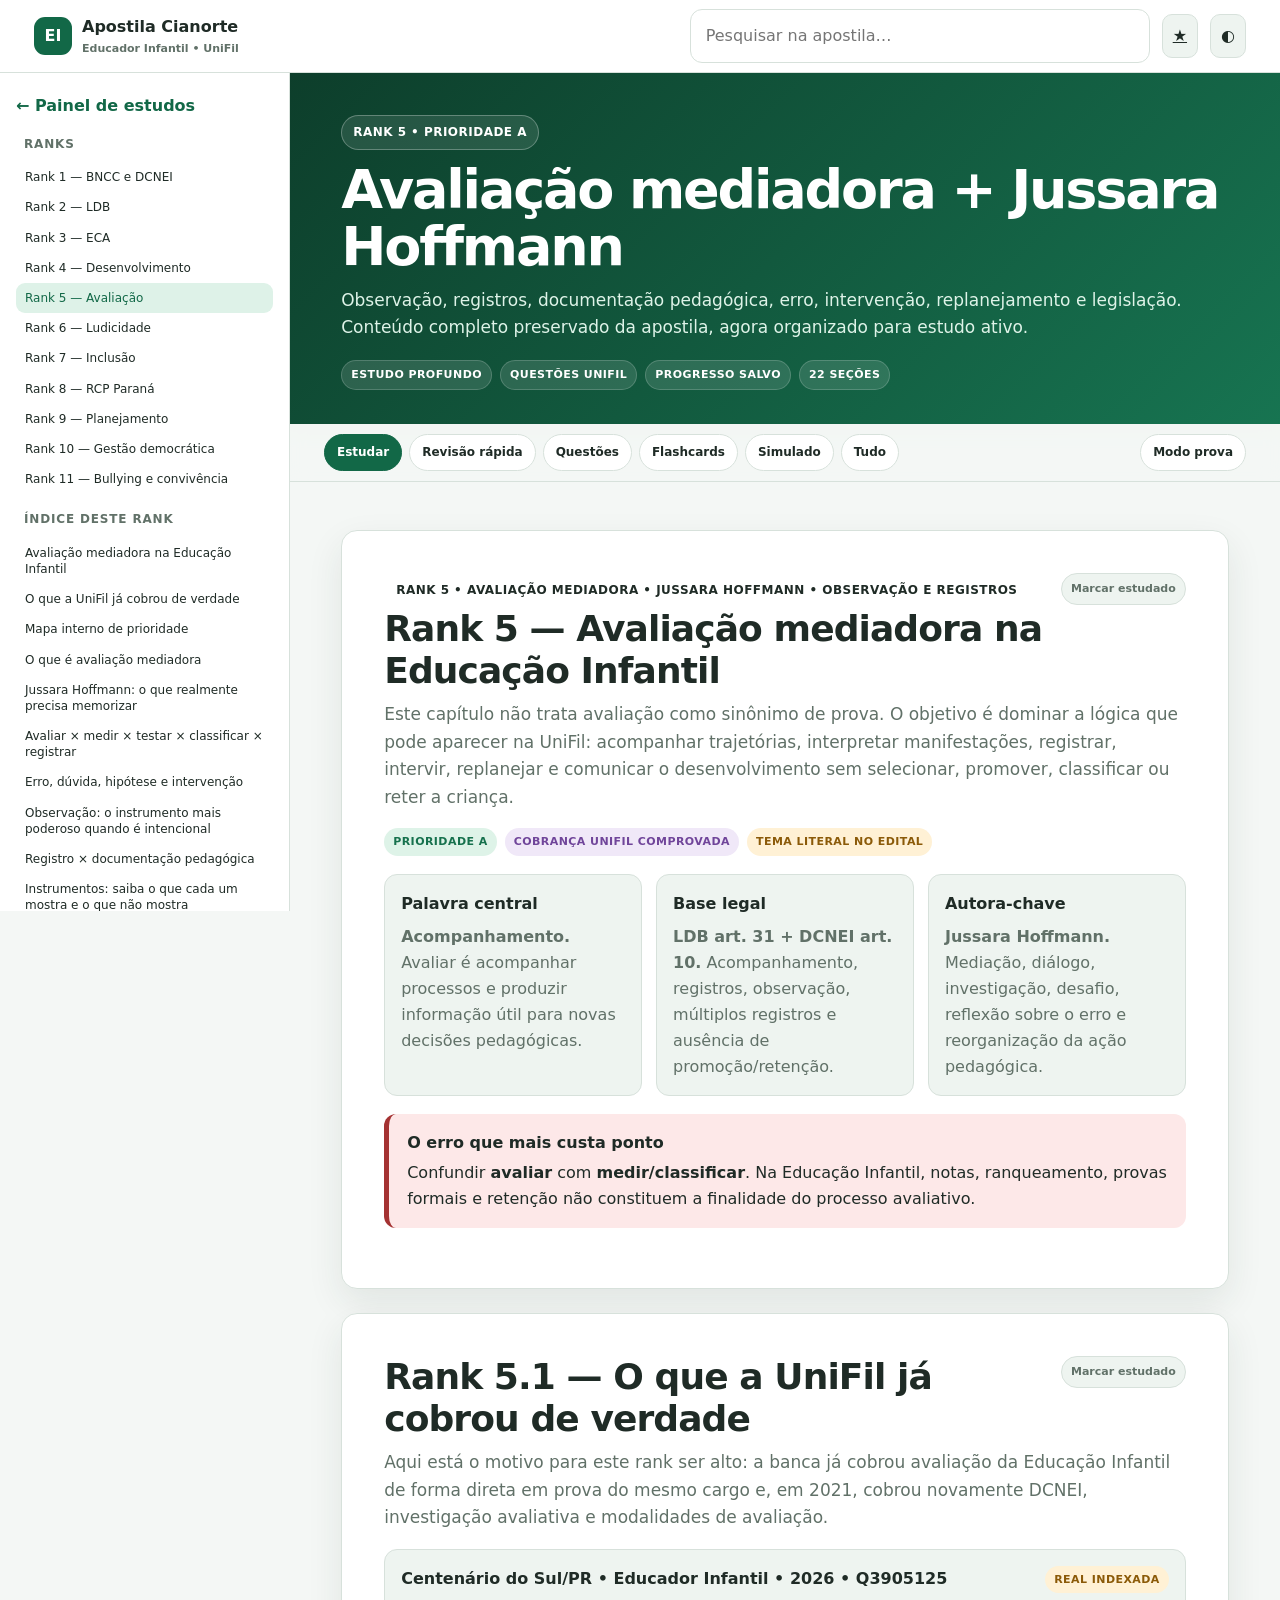
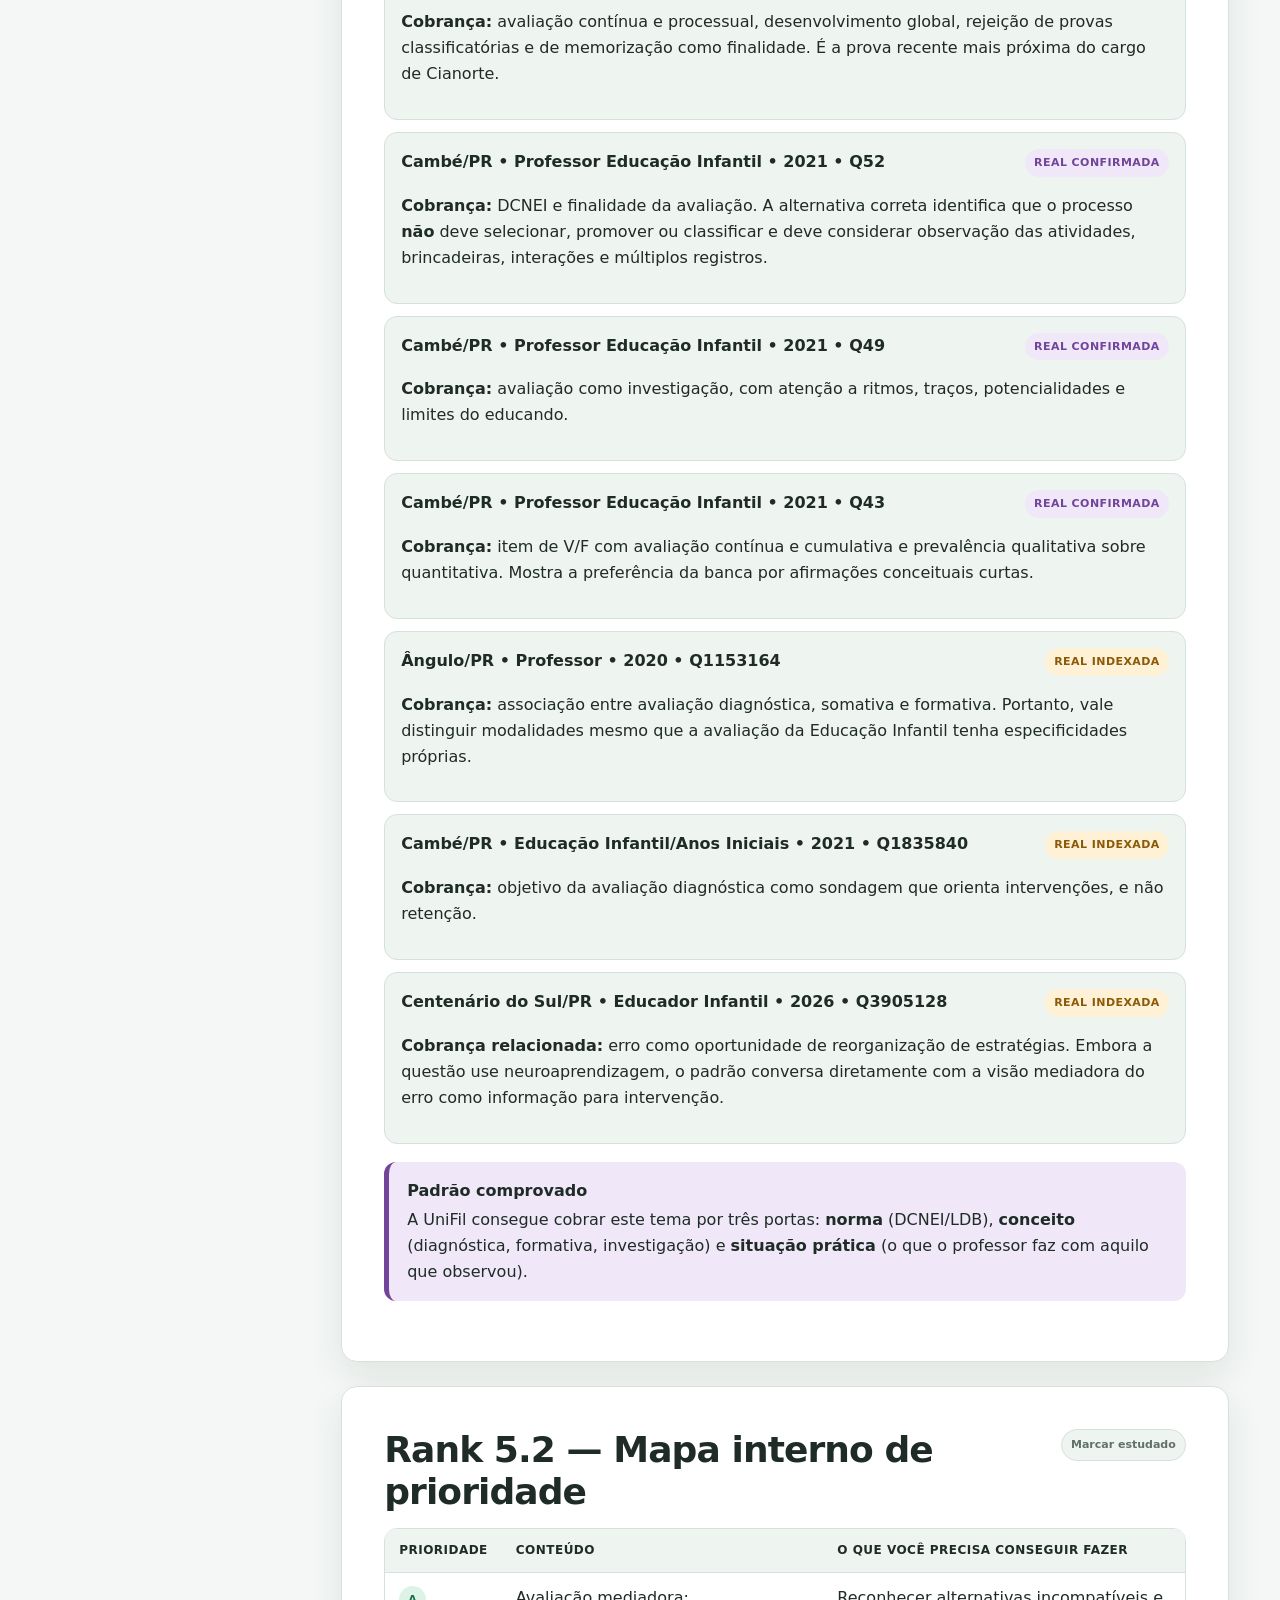
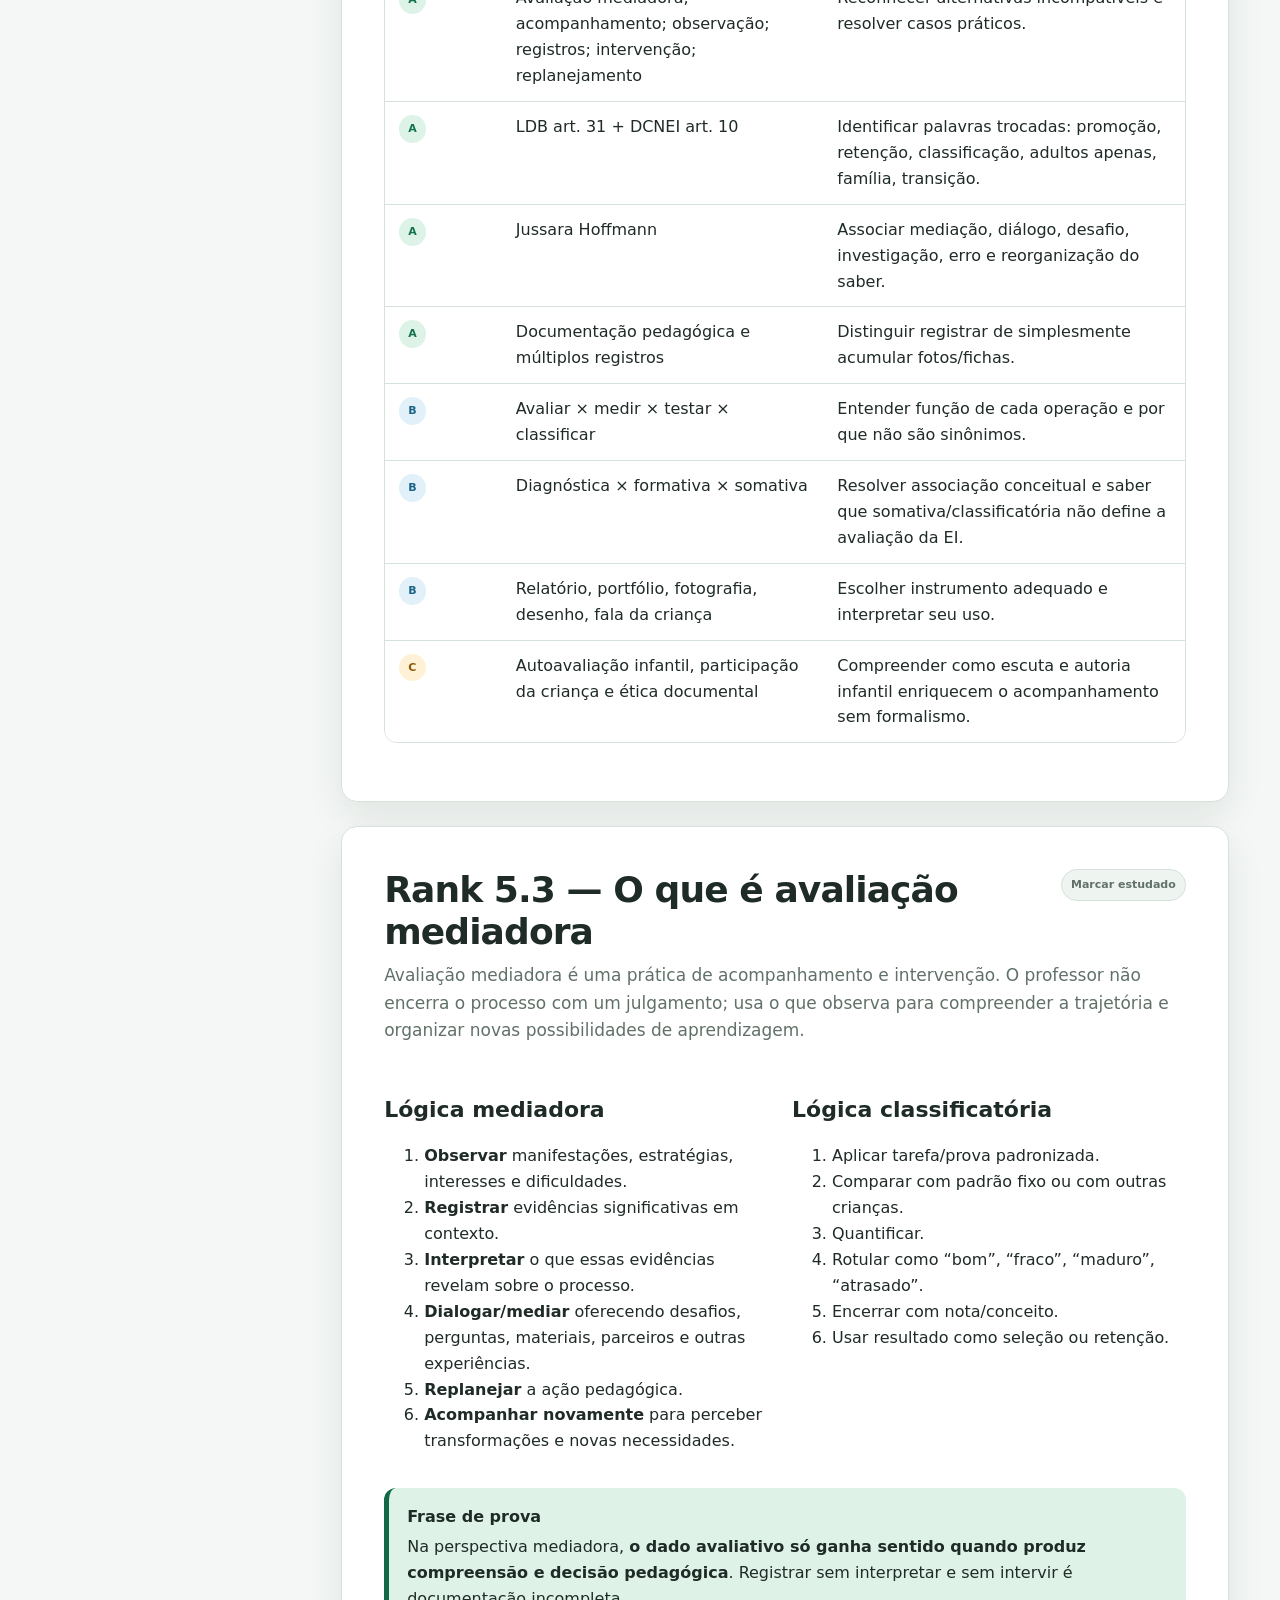
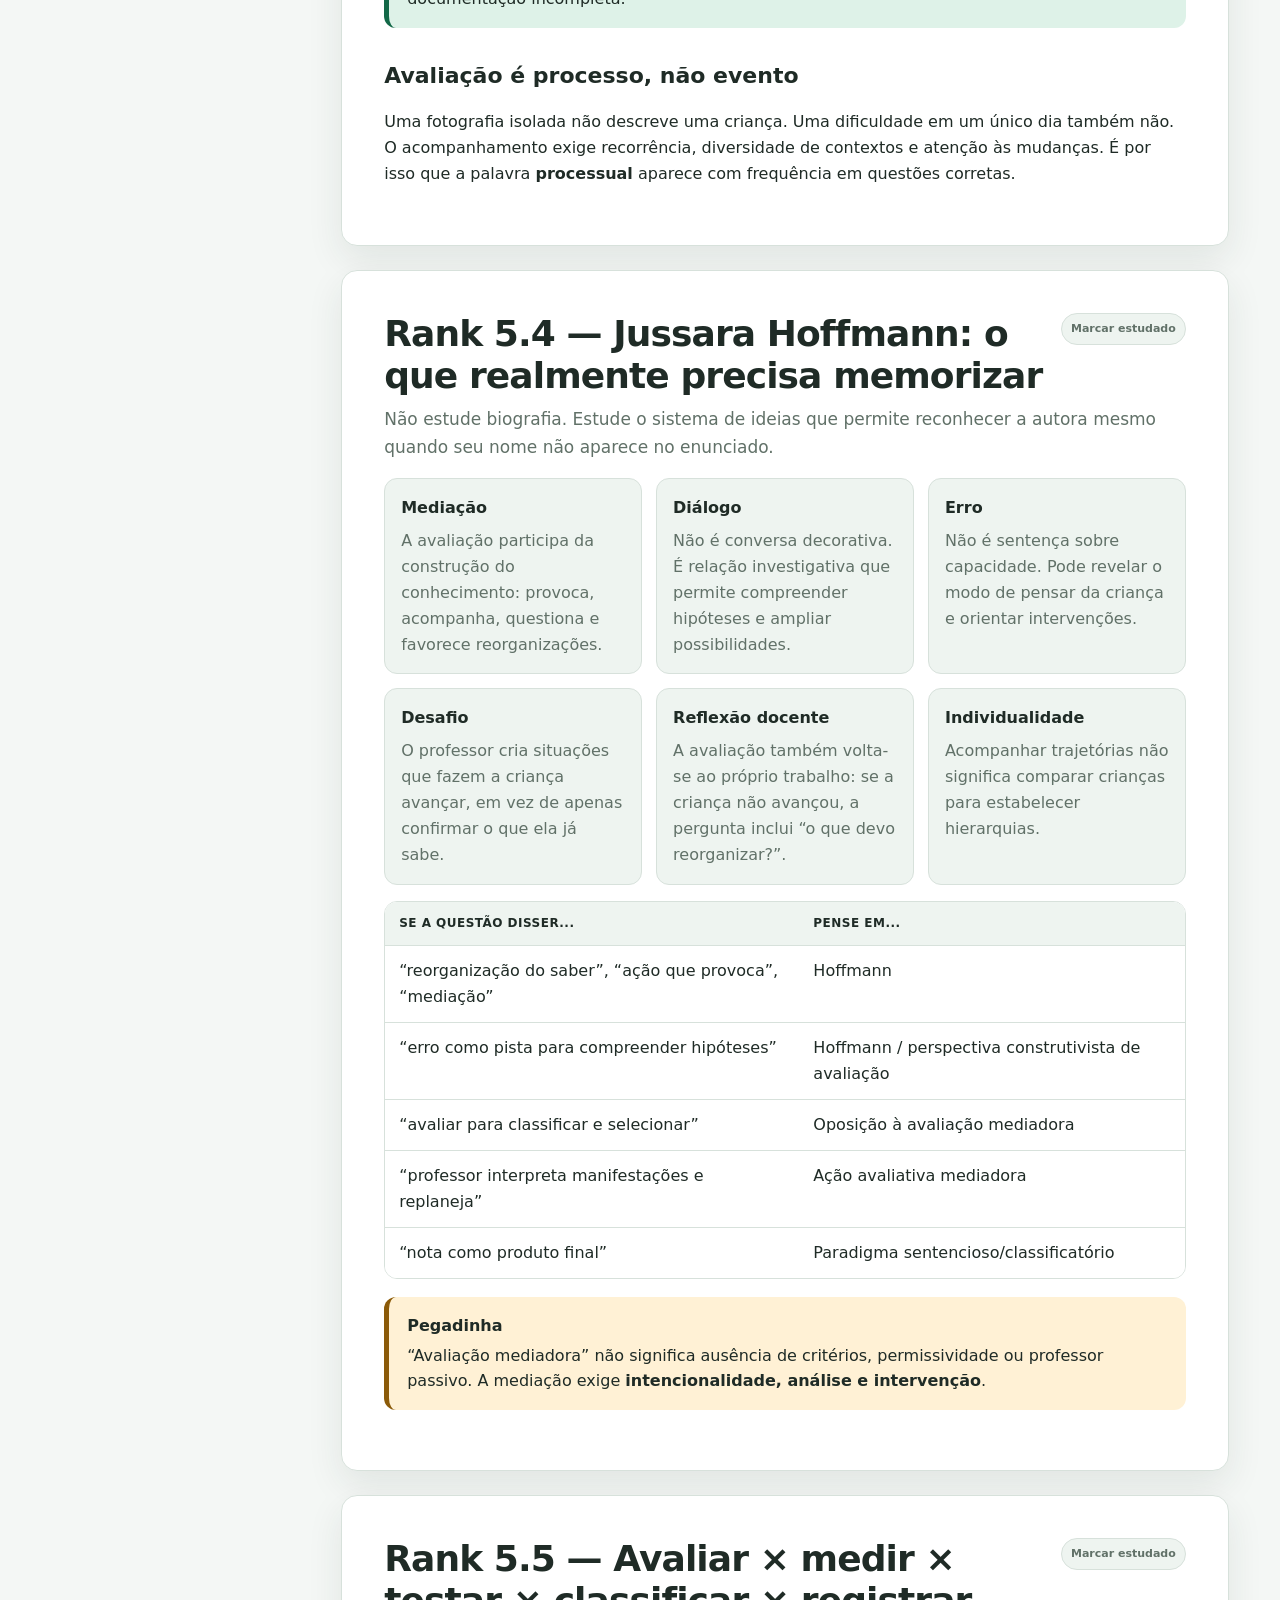
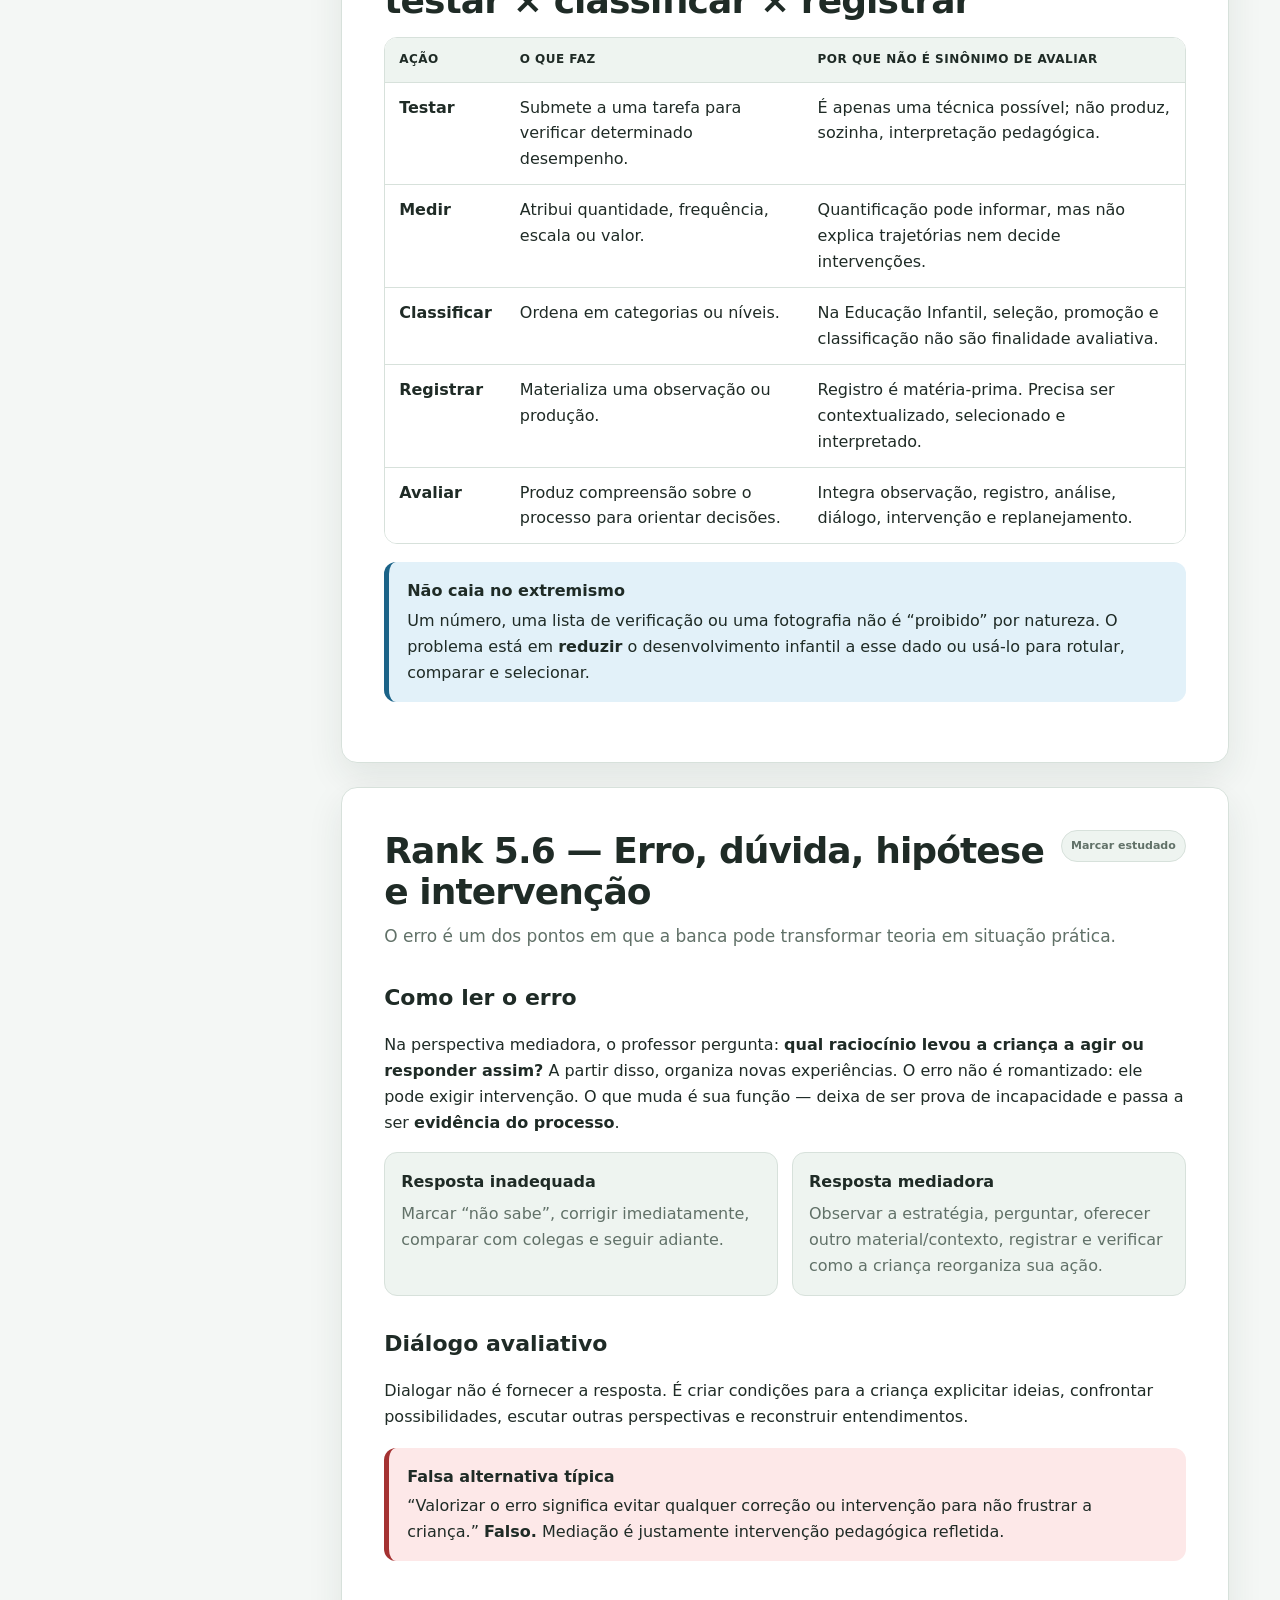
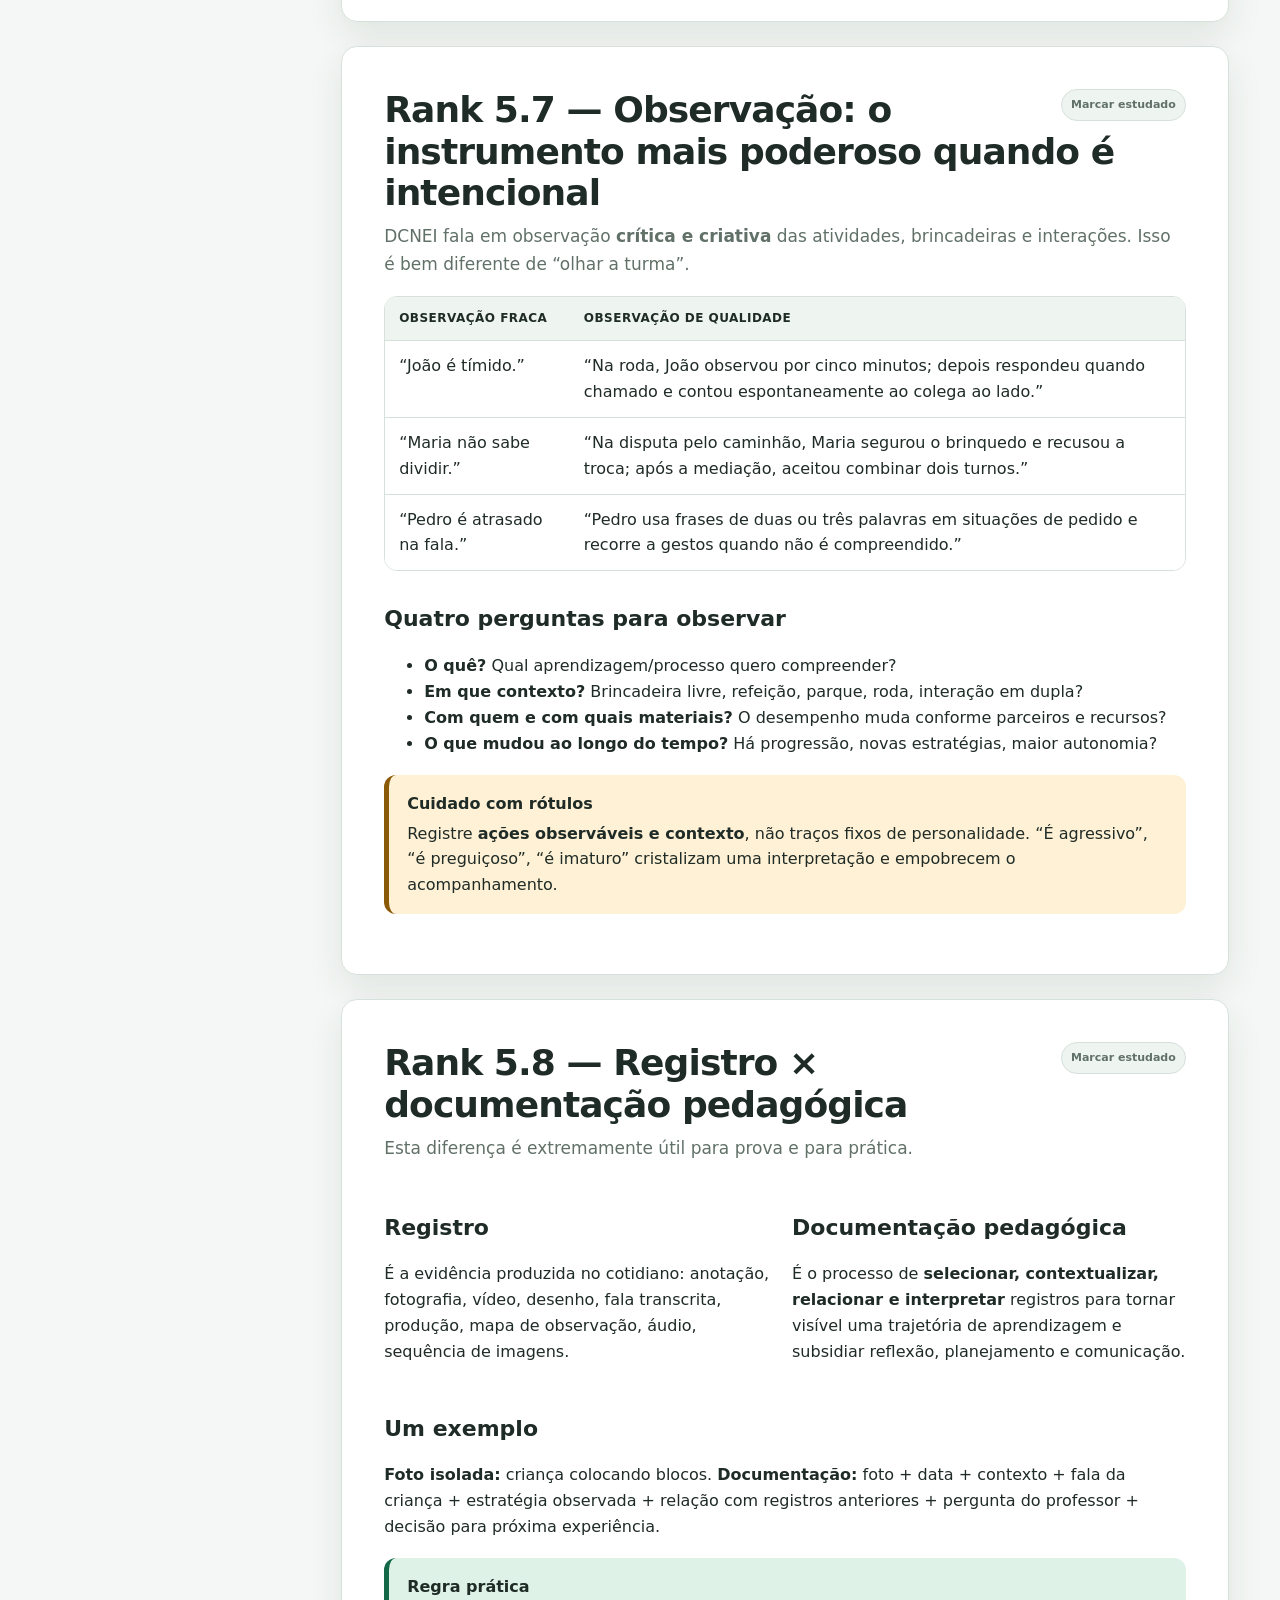
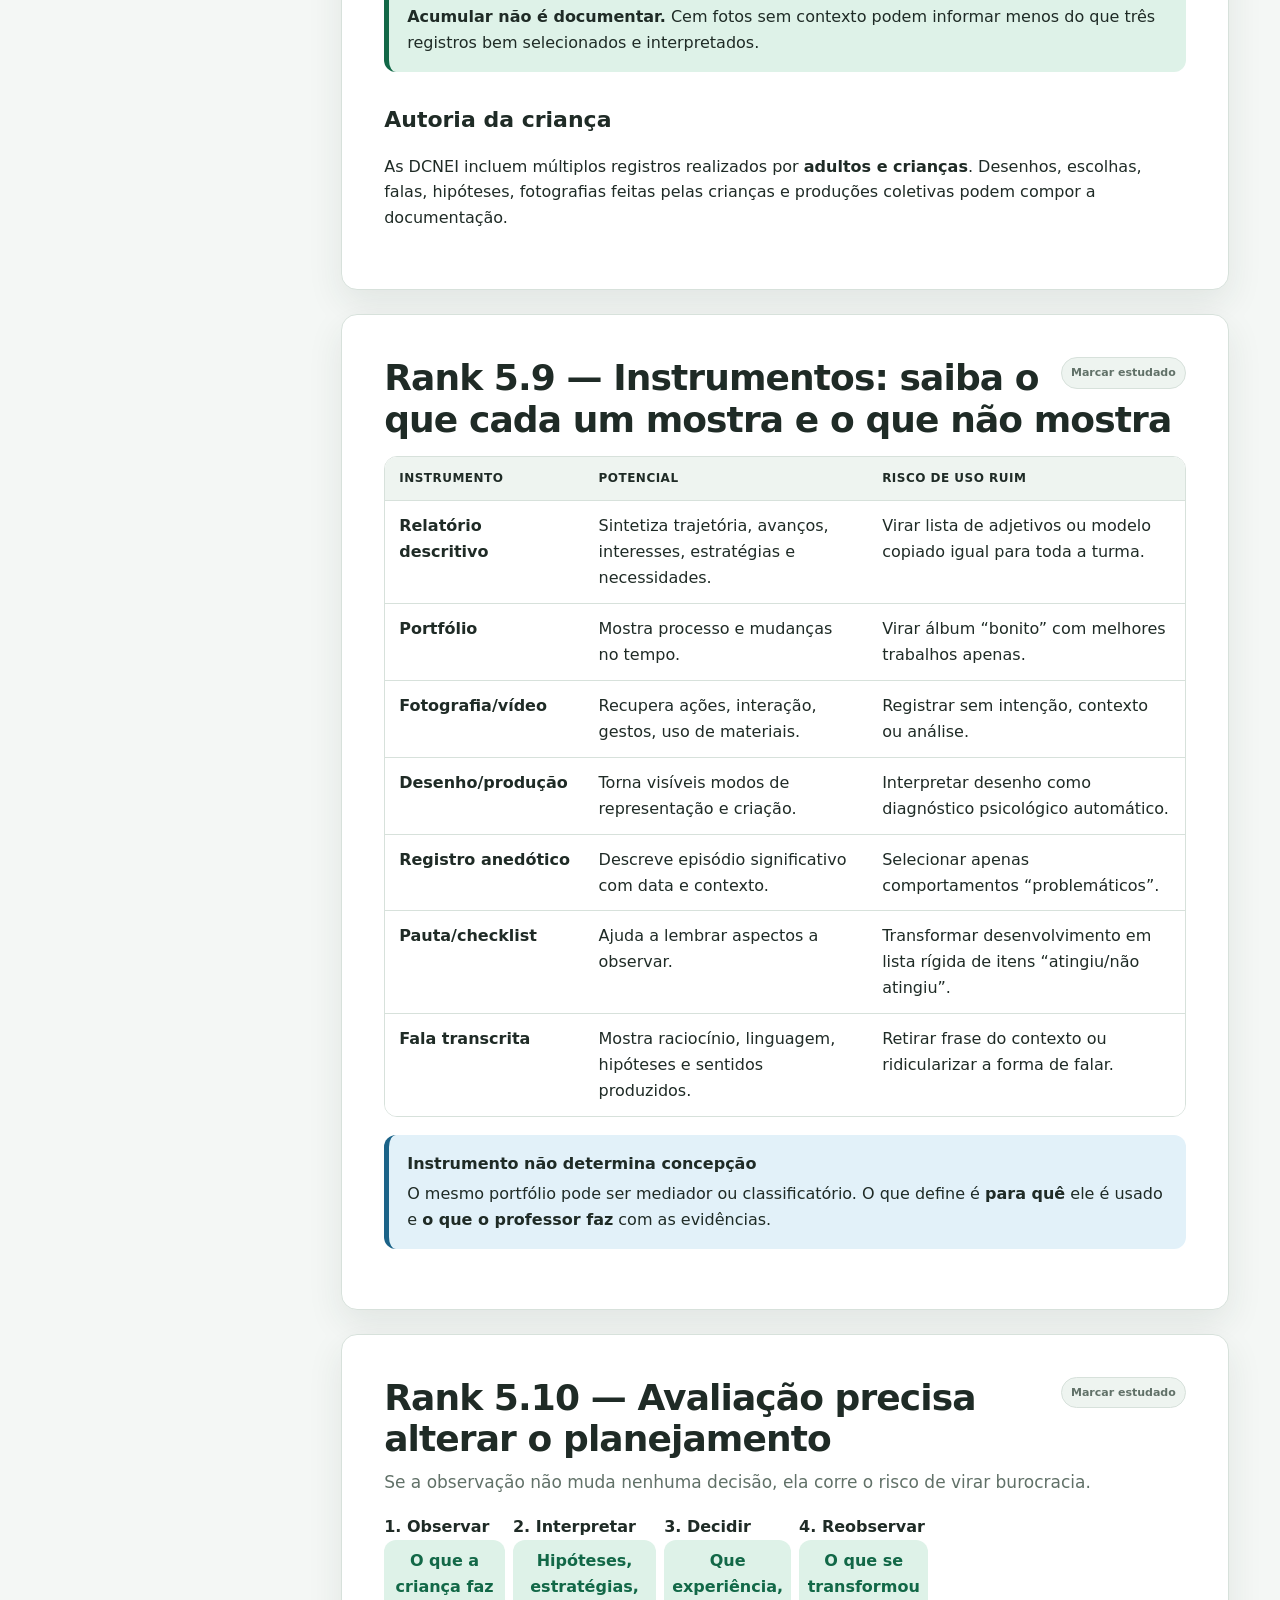
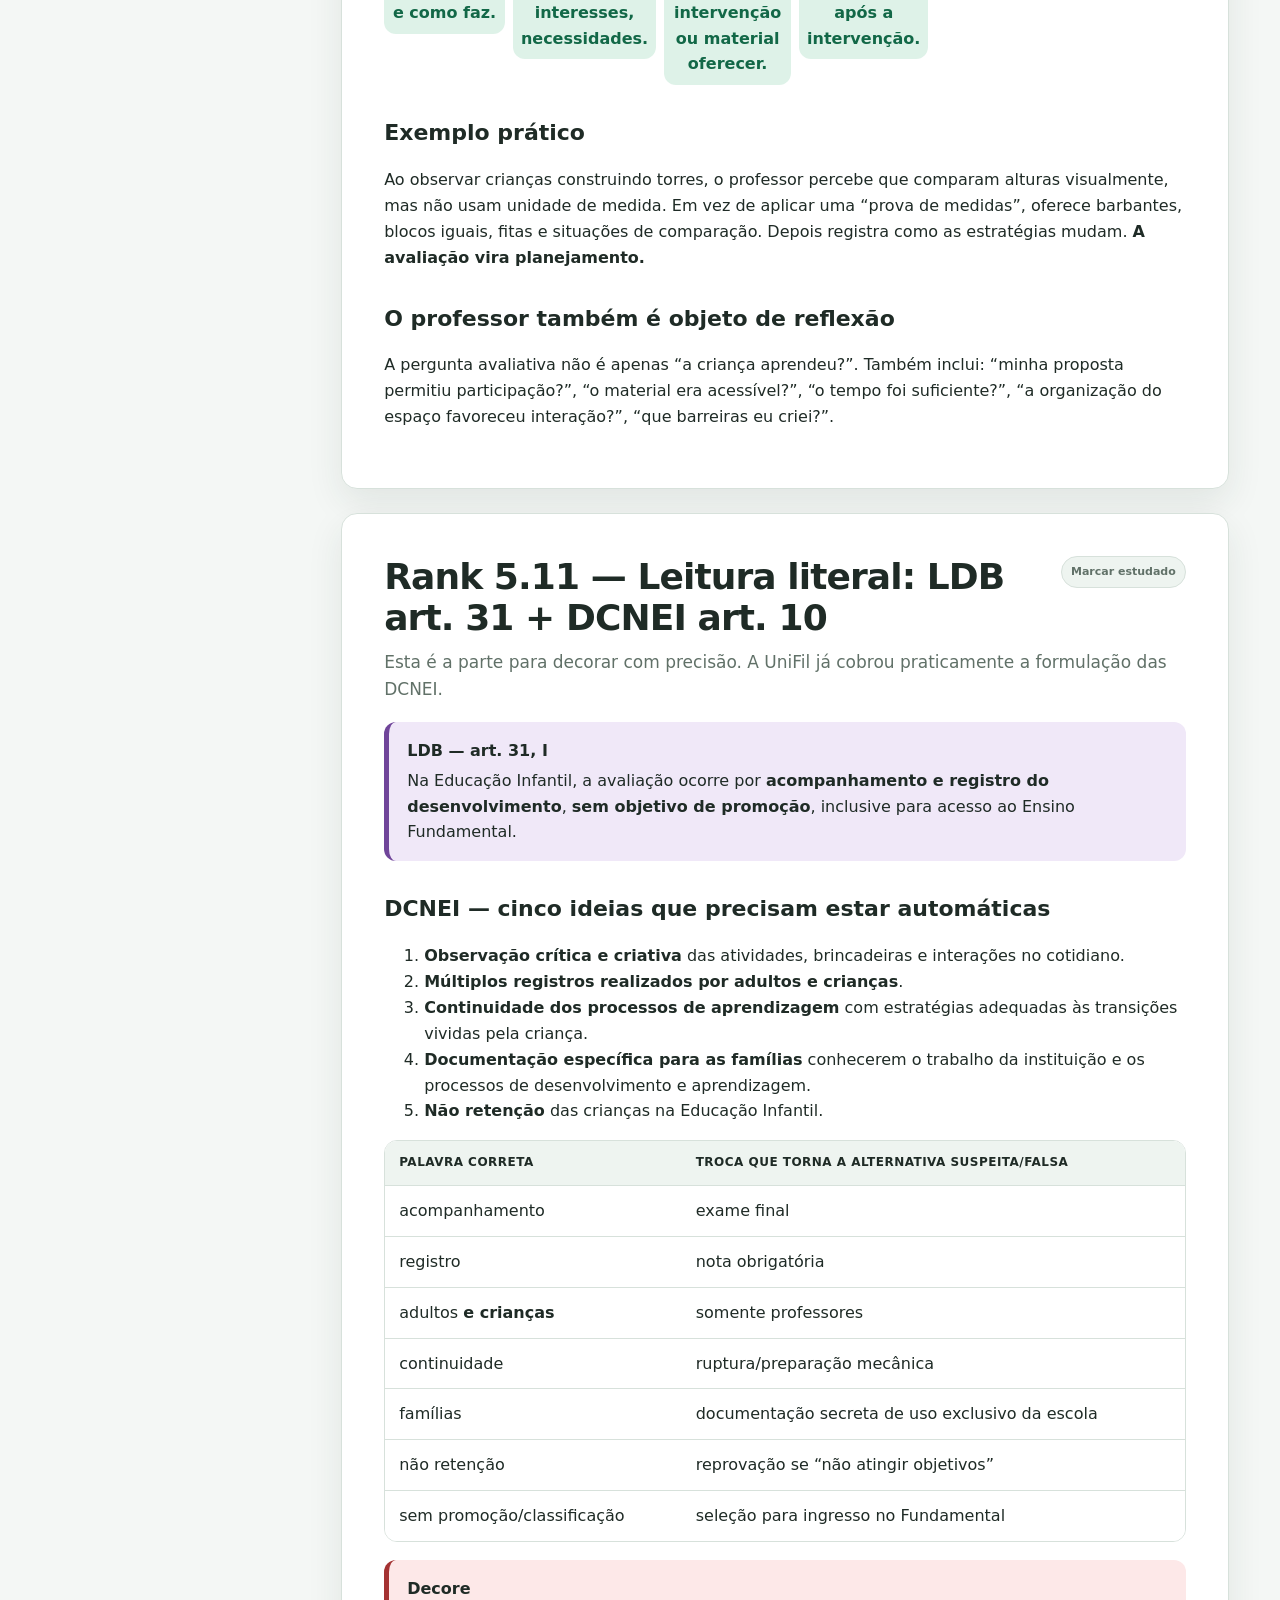
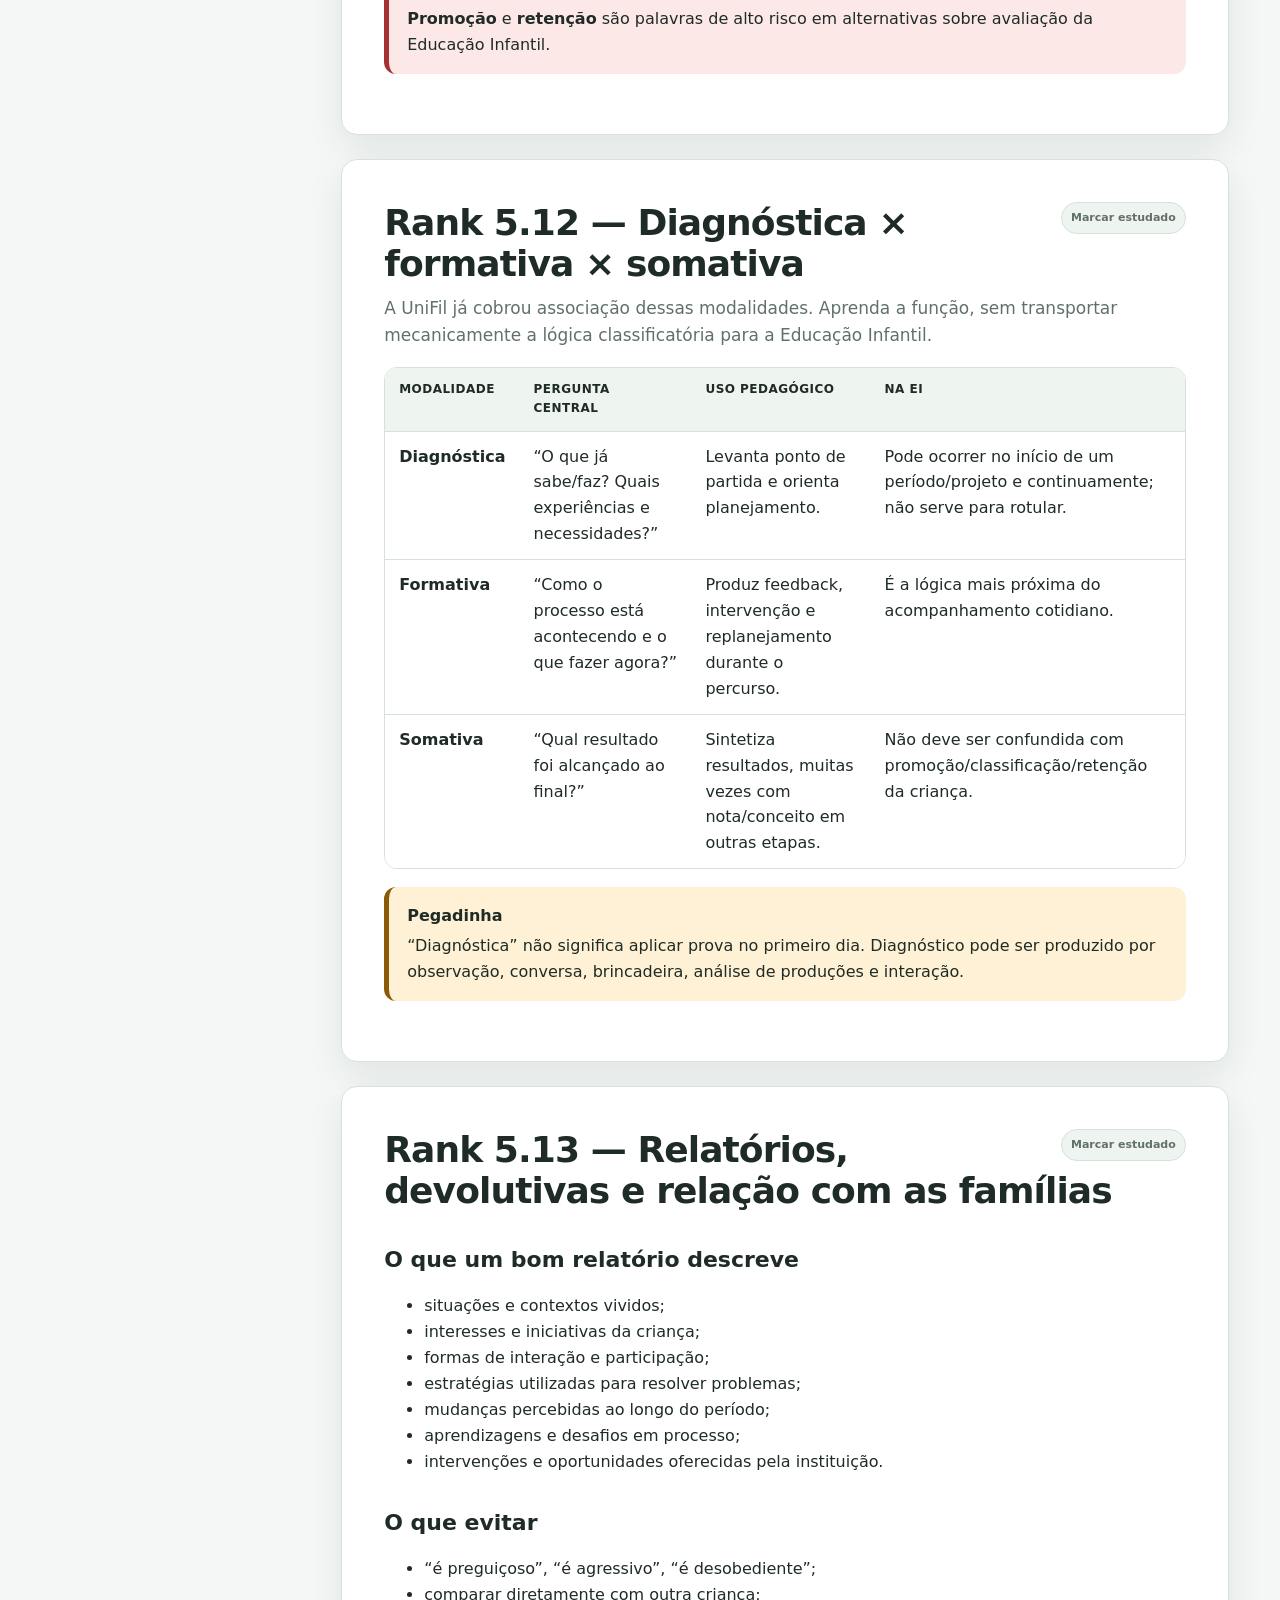
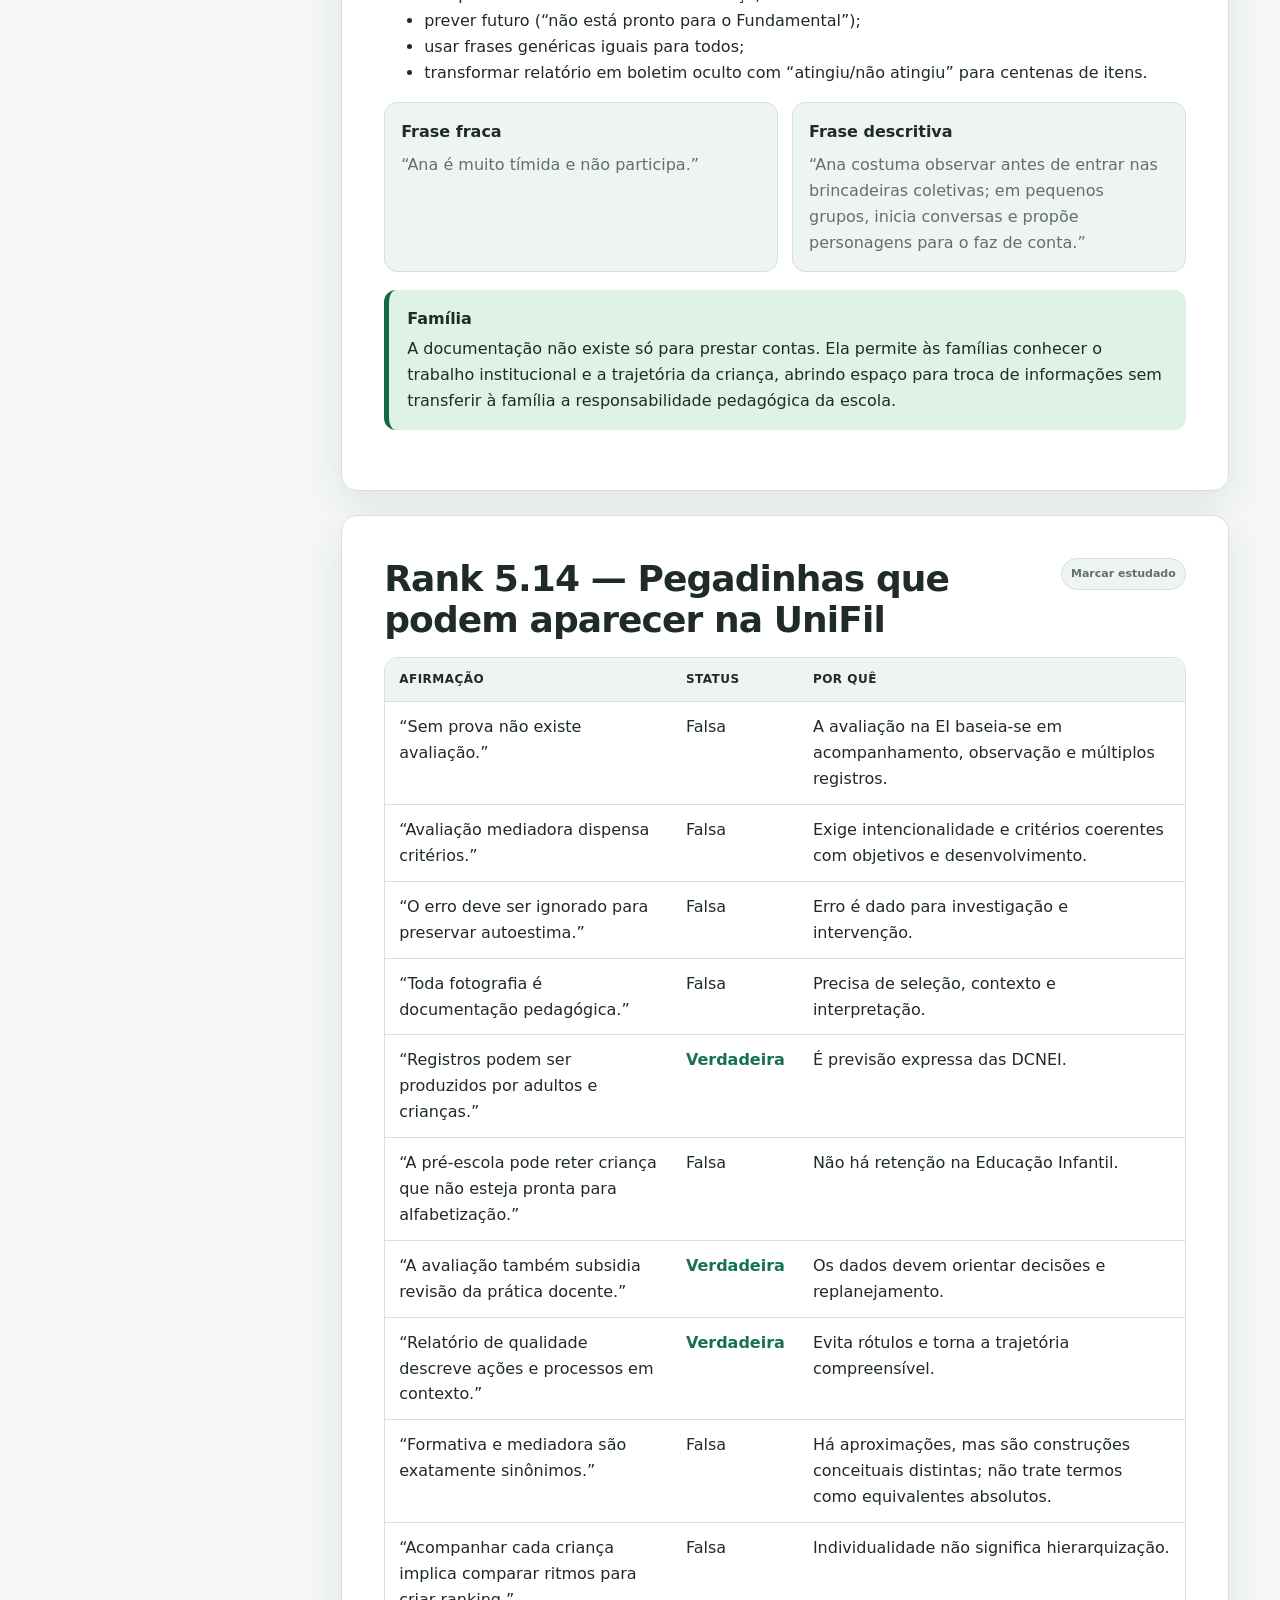
<file: ranks/rank-05-avaliacao.html>
<!doctype html><html lang="pt-BR"><head><meta charset="utf-8"><meta name="viewport" content="width=device-width,initial-scale=1"><meta name="description" content="Observação, registros, documentação pedagógica, erro, intervenção, replanejamento e legislação."><meta name="theme-color" content="#0e5a3d"><title>Rank 5 — Avaliação mediadora + Jussara Hoffmann</title><link rel="stylesheet" href="../assets/style.css"></head><body class="site-v2 rank-page" data-page-type="rank" data-rank="5" data-base="../"><header class="site-header"><div class="site-header-inner"><button class="icon-btn mobile-rank-toggle" type="button" onclick="toggleRankSidebar()">☰</button><a class="site-logo" href="../index.html"><span class="site-logo-mark">EI</span><span>Apostila Cianorte<small>Educador Infantil • UniFil</small></span></a><div class="site-spacer"></div><div class="search-box" style="width:min(42vw,460px)"><input id="globalSearch" type="search" placeholder="Pesquisar na apostila…" autocomplete="off"><div class="search-results" id="searchResults"></div></div><a class="icon-btn" href="../simulados/erros.html" title="Caderno de erros">★</a><button class="icon-btn" type="button" onclick="toggleTheme()">◐</button></div></header><div class="rank-layout"><aside class="rank-sidebar" id="rankSidebar"><a class="back-link" href="../index.html">← Painel de estudos</a><h3>Ranks</h3><ul class="rank-index"><li><a href="rank-01-bncc.html">Rank 1 — BNCC e DCNEI</a></li><li><a href="rank-02-ldb.html">Rank 2 — LDB</a></li><li><a href="rank-03-eca.html">Rank 3 — ECA</a></li><li><a href="rank-04-desenvolvimento.html">Rank 4 — Desenvolvimento</a></li><li><a href="rank-05-avaliacao.html" class="active">Rank 5 — Avaliação</a></li><li><a href="rank-06-ludicidade.html">Rank 6 — Ludicidade</a></li><li><a href="rank-07-inclusao.html">Rank 7 — Inclusão</a></li><li><a href="rank-08-referencial-parana.html">Rank 8 — RCP Paraná</a></li><li><a href="rank-09-planejamento-didatica.html">Rank 9 — Planejamento</a></li><li><a href="rank-10-gestao-democratica.html">Rank 10 — Gestão democrática</a></li><li><a href="rank-11-bullying-convivencia.html">Rank 11 — Bullying e convivência</a></li></ul><h3>Índice deste Rank</h3><ul class="rank-index"><li><a href="#r5-inicio">Avaliação mediadora na Educação Infantil</a></li><li><a href="#r5-evidencias">O que a UniFil já cobrou de verdade</a></li><li><a href="#r5-mapa">Mapa interno de prioridade</a></li><li><a href="#r5-mediadora">O que é avaliação mediadora</a></li><li><a href="#r5-hoffmann">Jussara Hoffmann: o que realmente precisa memorizar</a></li><li><a href="#r5-diferencas">Avaliar × medir × testar × classificar × registrar</a></li><li><a href="#r5-erro">Erro, dúvida, hipótese e intervenção</a></li><li><a href="#r5-observacao">Observação: o instrumento mais poderoso quando é intencional</a></li><li><a href="#r5-registros">Registro × documentação pedagógica</a></li><li><a href="#r5-instrumentos">Instrumentos: saiba o que cada um mostra e o que não mostra</a></li><li><a href="#r5-planejamento">Avaliação precisa alterar o planejamento</a></li><li><a href="#r5-legal">Leitura literal: LDB art. 31 + DCNEI art. 10</a></li><li><a href="#r5-modalidades">Diagnóstica × formativa × somativa</a></li><li><a href="#r5-relatorios">Relatórios, devolutivas e relação com as famílias</a></li><li><a href="#r5-pegadinhas">Pegadinhas que podem aparecer na UniFil</a></li><li><a href="#r5-situacoes">Situações práticas: pense como a banca</a></li><li><a href="#r5-reais">Questões reais UniFil localizadas</a></li><li><a href="#r5-adaptadas">Questões adaptadas no padrão UniFil</a></li><li><a href="#r5-autorais">Questões autorais de aprofundamento</a></li><li><a href="#r5-simulado">Simulado Rank 5</a></li><li><a href="#r5-resumo">Revisão final</a></li><li><a href="#r5-auditoria">Checklist de domínio e fontes</a></li></ul><div class="rank-progress-mini"><div class="rank-progress-row"><span>Domínio</span><span id="pageProgressText">0%</span></div><div class="progress-track"><div class="progress-bar" id="pageProgressBar"></div></div></div></aside><main class="rank-main"><section class="rank-hero"><div class="rank-hero-inner"><span class="eyebrow">Rank 5 • Prioridade A</span><h1>Avaliação mediadora + Jussara Hoffmann</h1><p>Observação, registros, documentação pedagógica, erro, intervenção, replanejamento e legislação. Conteúdo completo preservado da apostila, agora organizado para estudo ativo.</p><div class="rank-hero-meta"><span class="tag">Estudo profundo</span><span class="tag">Questões UniFil</span><span class="tag">Progresso salvo</span><span class="tag">22 seções</span></div></div></section><div class="mode-bar"><div class="mode-bar-inner"><button class="mode-btn active" data-mode="study">Estudar</button><button class="mode-btn" data-mode="review">Revisão rápida</button><button class="mode-btn" data-mode="questions">Questões</button><button class="mode-btn" data-mode="flashcards">Flashcards</button><button class="mode-btn" data-mode="simulado">Simulado</button><button class="mode-btn" data-mode="all">Tudo</button><span class="mode-spacer"></span><button class="mode-btn" type="button" id="examToggle" onclick="toggleExamMode()">Modo prova</button></div></div><div class="content"><section class="chapter" data-modes="study" id="r5-inicio">
<div class="eyebrow">Rank 5 • Avaliação mediadora • Jussara Hoffmann • observação e registros</div>
<h2>Rank 5 — Avaliação mediadora na Educação Infantil</h2>
<p class="section-lead">Este capítulo não trata avaliação como sinônimo de prova. O objetivo é dominar a lógica que pode aparecer na UniFil: acompanhar trajetórias, interpretar manifestações, registrar, intervir, replanejar e comunicar o desenvolvimento sem selecionar, promover, classificar ou reter a criança.</p>
<div class="tag-row"><span class="tag">Prioridade A</span><span class="tag real">Cobrança UniFil comprovada</span><span class="tag warning">Tema literal no edital</span></div>
<div class="grid-3" style="margin-top:18px">
<div class="mini-card"><h4>Palavra central</h4><p><b>Acompanhamento.</b> Avaliar é acompanhar processos e produzir informação útil para novas decisões pedagógicas.</p></div>
<div class="mini-card"><h4>Base legal</h4><p><b>LDB art. 31 + DCNEI art. 10.</b> Acompanhamento, registros, observação, múltiplos registros e ausência de promoção/retenção.</p></div>
<div class="mini-card"><h4>Autora-chave</h4><p><b>Jussara Hoffmann.</b> Mediação, diálogo, investigação, desafio, reflexão sobre o erro e reorganização da ação pedagógica.</p></div>
</div>
<div class="callout danger"><strong>O erro que mais custa ponto</strong>Confundir <b>avaliar</b> com <b>medir/classificar</b>. Na Educação Infantil, notas, ranqueamento, provas formais e retenção não constituem a finalidade do processo avaliativo.</div>
</section><section class="chapter" data-modes="study" id="r5-evidencias">
<h2>Rank 5.1 — O que a UniFil já cobrou de verdade</h2>
<p class="section-lead">Aqui está o motivo para este rank ser alto: a banca já cobrou avaliação da Educação Infantil de forma direta em prova do mesmo cargo e, em 2021, cobrou novamente DCNEI, investigação avaliativa e modalidades de avaliação.</p>
<div class="evidence">
<div class="evidence-item"><div class="evidence-head"><strong>Centenário do Sul/PR • Educador Infantil • 2026 • Q3905125</strong><span class="tag warning">Real indexada</span></div><p><b>Cobrança:</b> avaliação contínua e processual, desenvolvimento global, rejeição de provas classificatórias e de memorização como finalidade. É a prova recente mais próxima do cargo de Cianorte.</p></div>
<div class="evidence-item"><div class="evidence-head"><strong>Cambé/PR • Professor Educação Infantil • 2021 • Q52</strong><span class="tag real">Real confirmada</span></div><p><b>Cobrança:</b> DCNEI e finalidade da avaliação. A alternativa correta identifica que o processo <b>não</b> deve selecionar, promover ou classificar e deve considerar observação das atividades, brincadeiras, interações e múltiplos registros.</p></div>
<div class="evidence-item"><div class="evidence-head"><strong>Cambé/PR • Professor Educação Infantil • 2021 • Q49</strong><span class="tag real">Real confirmada</span></div><p><b>Cobrança:</b> avaliação como investigação, com atenção a ritmos, traços, potencialidades e limites do educando.</p></div>
<div class="evidence-item"><div class="evidence-head"><strong>Cambé/PR • Professor Educação Infantil • 2021 • Q43</strong><span class="tag real">Real confirmada</span></div><p><b>Cobrança:</b> item de V/F com avaliação contínua e cumulativa e prevalência qualitativa sobre quantitativa. Mostra a preferência da banca por afirmações conceituais curtas.</p></div>
<div class="evidence-item"><div class="evidence-head"><strong>Ângulo/PR • Professor • 2020 • Q1153164</strong><span class="tag warning">Real indexada</span></div><p><b>Cobrança:</b> associação entre avaliação diagnóstica, somativa e formativa. Portanto, vale distinguir modalidades mesmo que a avaliação da Educação Infantil tenha especificidades próprias.</p></div>
<div class="evidence-item"><div class="evidence-head"><strong>Cambé/PR • Educação Infantil/Anos Iniciais • 2021 • Q1835840</strong><span class="tag warning">Real indexada</span></div><p><b>Cobrança:</b> objetivo da avaliação diagnóstica como sondagem que orienta intervenções, e não retenção.</p></div>
<div class="evidence-item"><div class="evidence-head"><strong>Centenário do Sul/PR • Educador Infantil • 2026 • Q3905128</strong><span class="tag warning">Real indexada</span></div><p><b>Cobrança relacionada:</b> erro como oportunidade de reorganização de estratégias. Embora a questão use neuroaprendizagem, o padrão conversa diretamente com a visão mediadora do erro como informação para intervenção.</p></div>
</div>
<div class="callout real"><strong>Padrão comprovado</strong>A UniFil consegue cobrar este tema por três portas: <b>norma</b> (DCNEI/LDB), <b>conceito</b> (diagnóstica, formativa, investigação) e <b>situação prática</b> (o que o professor faz com aquilo que observou).</div>
</section><section class="chapter" data-modes="review study" id="r5-mapa">
<h2>Rank 5.2 — Mapa interno de prioridade</h2>
<div class="table-wrap"><table><thead><tr><th>Prioridade</th><th>Conteúdo</th><th>O que você precisa conseguir fazer</th></tr></thead><tbody>
<tr><td><span class="tag">A</span></td><td>Avaliação mediadora; acompanhamento; observação; registros; intervenção; replanejamento</td><td>Reconhecer alternativas incompatíveis e resolver casos práticos.</td></tr>
<tr><td><span class="tag">A</span></td><td>LDB art. 31 + DCNEI art. 10</td><td>Identificar palavras trocadas: promoção, retenção, classificação, adultos apenas, família, transição.</td></tr>
<tr><td><span class="tag">A</span></td><td>Jussara Hoffmann</td><td>Associar mediação, diálogo, desafio, investigação, erro e reorganização do saber.</td></tr>
<tr><td><span class="tag">A</span></td><td>Documentação pedagógica e múltiplos registros</td><td>Distinguir registrar de simplesmente acumular fotos/fichas.</td></tr>
<tr><td><span class="tag b">B</span></td><td>Avaliar × medir × testar × classificar</td><td>Entender função de cada operação e por que não são sinônimos.</td></tr>
<tr><td><span class="tag b">B</span></td><td>Diagnóstica × formativa × somativa</td><td>Resolver associação conceitual e saber que somativa/classificatória não define a avaliação da EI.</td></tr>
<tr><td><span class="tag b">B</span></td><td>Relatório, portfólio, fotografia, desenho, fala da criança</td><td>Escolher instrumento adequado e interpretar seu uso.</td></tr>
<tr><td><span class="tag c">C</span></td><td>Autoavaliação infantil, participação da criança e ética documental</td><td>Compreender como escuta e autoria infantil enriquecem o acompanhamento sem formalismo.</td></tr>
</tbody></table></div>
</section><section class="chapter" data-modes="study" id="r5-mediadora">
<h2>Rank 5.3 — O que é avaliação mediadora</h2>
<p class="section-lead">Avaliação mediadora é uma prática de acompanhamento e intervenção. O professor não encerra o processo com um julgamento; usa o que observa para compreender a trajetória e organizar novas possibilidades de aprendizagem.</p>
<div class="grid-2">
<div><h3>Lógica mediadora</h3><ol><li><b>Observar</b> manifestações, estratégias, interesses e dificuldades.</li><li><b>Registrar</b> evidências significativas em contexto.</li><li><b>Interpretar</b> o que essas evidências revelam sobre o processo.</li><li><b>Dialogar/mediar</b> oferecendo desafios, perguntas, materiais, parceiros e outras experiências.</li><li><b>Replanejar</b> a ação pedagógica.</li><li><b>Acompanhar novamente</b> para perceber transformações e novas necessidades.</li></ol></div>
<div><h3>Lógica classificatória</h3><ol><li>Aplicar tarefa/prova padronizada.</li><li>Comparar com padrão fixo ou com outras crianças.</li><li>Quantificar.</li><li>Rotular como “bom”, “fraco”, “maduro”, “atrasado”.</li><li>Encerrar com nota/conceito.</li><li>Usar resultado como seleção ou retenção.</li></ol></div>
</div>
<div class="callout"><strong>Frase de prova</strong>Na perspectiva mediadora, <b>o dado avaliativo só ganha sentido quando produz compreensão e decisão pedagógica</b>. Registrar sem interpretar e sem intervir é documentação incompleta.</div>
<h3>Avaliação é processo, não evento</h3>
<p>Uma fotografia isolada não descreve uma criança. Uma dificuldade em um único dia também não. O acompanhamento exige recorrência, diversidade de contextos e atenção às mudanças. É por isso que a palavra <b>processual</b> aparece com frequência em questões corretas.</p>
</section><section class="chapter" data-modes="study" id="r5-hoffmann">
<h2>Rank 5.4 — Jussara Hoffmann: o que realmente precisa memorizar</h2>
<p class="section-lead">Não estude biografia. Estude o sistema de ideias que permite reconhecer a autora mesmo quando seu nome não aparece no enunciado.</p>
<div class="grid-3">
<div class="mini-card"><h4>Mediação</h4><p>A avaliação participa da construção do conhecimento: provoca, acompanha, questiona e favorece reorganizações.</p></div>
<div class="mini-card"><h4>Diálogo</h4><p>Não é conversa decorativa. É relação investigativa que permite compreender hipóteses e ampliar possibilidades.</p></div>
<div class="mini-card"><h4>Erro</h4><p>Não é sentença sobre capacidade. Pode revelar o modo de pensar da criança e orientar intervenções.</p></div>
<div class="mini-card"><h4>Desafio</h4><p>O professor cria situações que fazem a criança avançar, em vez de apenas confirmar o que ela já sabe.</p></div>
<div class="mini-card"><h4>Reflexão docente</h4><p>A avaliação também volta-se ao próprio trabalho: se a criança não avançou, a pergunta inclui “o que devo reorganizar?”.</p></div>
<div class="mini-card"><h4>Individualidade</h4><p>Acompanhar trajetórias não significa comparar crianças para estabelecer hierarquias.</p></div>
</div>
<div class="table-wrap"><table><thead><tr><th>Se a questão disser...</th><th>Pense em...</th></tr></thead><tbody>
<tr><td>“reorganização do saber”, “ação que provoca”, “mediação”</td><td>Hoffmann</td></tr>
<tr><td>“erro como pista para compreender hipóteses”</td><td>Hoffmann / perspectiva construtivista de avaliação</td></tr>
<tr><td>“avaliar para classificar e selecionar”</td><td>Oposição à avaliação mediadora</td></tr>
<tr><td>“professor interpreta manifestações e replaneja”</td><td>Ação avaliativa mediadora</td></tr>
<tr><td>“nota como produto final”</td><td>Paradigma sentencioso/classificatório</td></tr>
</tbody></table></div>
<div class="callout warning"><strong>Pegadinha</strong>“Avaliação mediadora” não significa ausência de critérios, permissividade ou professor passivo. A mediação exige <b>intencionalidade, análise e intervenção</b>.</div>
</section><section class="chapter" data-modes="review study" id="r5-diferencas">
<h2>Rank 5.5 — Avaliar × medir × testar × classificar × registrar</h2>
<div class="table-wrap"><table><thead><tr><th>Ação</th><th>O que faz</th><th>Por que não é sinônimo de avaliar</th></tr></thead><tbody>
<tr><td><b>Testar</b></td><td>Submete a uma tarefa para verificar determinado desempenho.</td><td>É apenas uma técnica possível; não produz, sozinha, interpretação pedagógica.</td></tr>
<tr><td><b>Medir</b></td><td>Atribui quantidade, frequência, escala ou valor.</td><td>Quantificação pode informar, mas não explica trajetórias nem decide intervenções.</td></tr>
<tr><td><b>Classificar</b></td><td>Ordena em categorias ou níveis.</td><td>Na Educação Infantil, seleção, promoção e classificação não são finalidade avaliativa.</td></tr>
<tr><td><b>Registrar</b></td><td>Materializa uma observação ou produção.</td><td>Registro é matéria-prima. Precisa ser contextualizado, selecionado e interpretado.</td></tr>
<tr><td><b>Avaliar</b></td><td>Produz compreensão sobre o processo para orientar decisões.</td><td>Integra observação, registro, análise, diálogo, intervenção e replanejamento.</td></tr>
</tbody></table></div>
<div class="callout info"><strong>Não caia no extremismo</strong>Um número, uma lista de verificação ou uma fotografia não é “proibido” por natureza. O problema está em <b>reduzir</b> o desenvolvimento infantil a esse dado ou usá-lo para rotular, comparar e selecionar.</div>
</section><section class="chapter" data-modes="study" id="r5-erro">
<h2>Rank 5.6 — Erro, dúvida, hipótese e intervenção</h2>
<p class="section-lead">O erro é um dos pontos em que a banca pode transformar teoria em situação prática.</p>
<h3>Como ler o erro</h3>
<p>Na perspectiva mediadora, o professor pergunta: <b>qual raciocínio levou a criança a agir ou responder assim?</b> A partir disso, organiza novas experiências. O erro não é romantizado: ele pode exigir intervenção. O que muda é sua função — deixa de ser prova de incapacidade e passa a ser <b>evidência do processo</b>.</p>
<div class="grid-2"><div class="mini-card"><h4>Resposta inadequada</h4><p>Marcar “não sabe”, corrigir imediatamente, comparar com colegas e seguir adiante.</p></div><div class="mini-card"><h4>Resposta mediadora</h4><p>Observar a estratégia, perguntar, oferecer outro material/contexto, registrar e verificar como a criança reorganiza sua ação.</p></div></div>
<h3>Diálogo avaliativo</h3>
<p>Dialogar não é fornecer a resposta. É criar condições para a criança explicitar ideias, confrontar possibilidades, escutar outras perspectivas e reconstruir entendimentos.</p>
<div class="callout danger"><strong>Falsa alternativa típica</strong>“Valorizar o erro significa evitar qualquer correção ou intervenção para não frustrar a criança.” <b>Falso.</b> Mediação é justamente intervenção pedagógica refletida.</div>
</section><section class="chapter" data-modes="study" id="r5-observacao">
<h2>Rank 5.7 — Observação: o instrumento mais poderoso quando é intencional</h2>
<p class="section-lead">DCNEI fala em observação <b>crítica e criativa</b> das atividades, brincadeiras e interações. Isso é bem diferente de “olhar a turma”.</p>
<div class="table-wrap"><table><thead><tr><th>Observação fraca</th><th>Observação de qualidade</th></tr></thead><tbody>
<tr><td>“João é tímido.”</td><td>“Na roda, João observou por cinco minutos; depois respondeu quando chamado e contou espontaneamente ao colega ao lado.”</td></tr>
<tr><td>“Maria não sabe dividir.”</td><td>“Na disputa pelo caminhão, Maria segurou o brinquedo e recusou a troca; após a mediação, aceitou combinar dois turnos.”</td></tr>
<tr><td>“Pedro é atrasado na fala.”</td><td>“Pedro usa frases de duas ou três palavras em situações de pedido e recorre a gestos quando não é compreendido.”</td></tr>
</tbody></table></div>
<h3>Quatro perguntas para observar</h3><ul><li><b>O quê?</b> Qual aprendizagem/processo quero compreender?</li><li><b>Em que contexto?</b> Brincadeira livre, refeição, parque, roda, interação em dupla?</li><li><b>Com quem e com quais materiais?</b> O desempenho muda conforme parceiros e recursos?</li><li><b>O que mudou ao longo do tempo?</b> Há progressão, novas estratégias, maior autonomia?</li></ul>
<div class="callout warning"><strong>Cuidado com rótulos</strong>Registre <b>ações observáveis e contexto</b>, não traços fixos de personalidade. “É agressivo”, “é preguiçoso”, “é imaturo” cristalizam uma interpretação e empobrecem o acompanhamento.</div>
</section><section class="chapter" data-modes="study" id="r5-registros">
<h2>Rank 5.8 — Registro × documentação pedagógica</h2>
<p class="section-lead">Esta diferença é extremamente útil para prova e para prática.</p>
<div class="grid-2"><div><h3>Registro</h3><p>É a evidência produzida no cotidiano: anotação, fotografia, vídeo, desenho, fala transcrita, produção, mapa de observação, áudio, sequência de imagens.</p></div><div><h3>Documentação pedagógica</h3><p>É o processo de <b>selecionar, contextualizar, relacionar e interpretar</b> registros para tornar visível uma trajetória de aprendizagem e subsidiar reflexão, planejamento e comunicação.</p></div></div>
<h3>Um exemplo</h3>
<p><b>Foto isolada:</b> criança colocando blocos. <b>Documentação:</b> foto + data + contexto + fala da criança + estratégia observada + relação com registros anteriores + pergunta do professor + decisão para próxima experiência.</p>
<div class="callout"><strong>Regra prática</strong><b>Acumular não é documentar.</b> Cem fotos sem contexto podem informar menos do que três registros bem selecionados e interpretados.</div>
<h3>Autoria da criança</h3><p>As DCNEI incluem múltiplos registros realizados por <b>adultos e crianças</b>. Desenhos, escolhas, falas, hipóteses, fotografias feitas pelas crianças e produções coletivas podem compor a documentação.</p>
</section><section class="chapter" data-modes="study" id="r5-instrumentos">
<h2>Rank 5.9 — Instrumentos: saiba o que cada um mostra e o que não mostra</h2>
<div class="table-wrap"><table><thead><tr><th>Instrumento</th><th>Potencial</th><th>Risco de uso ruim</th></tr></thead><tbody>
<tr><td><b>Relatório descritivo</b></td><td>Sintetiza trajetória, avanços, interesses, estratégias e necessidades.</td><td>Virar lista de adjetivos ou modelo copiado igual para toda a turma.</td></tr>
<tr><td><b>Portfólio</b></td><td>Mostra processo e mudanças no tempo.</td><td>Virar álbum “bonito” com melhores trabalhos apenas.</td></tr>
<tr><td><b>Fotografia/vídeo</b></td><td>Recupera ações, interação, gestos, uso de materiais.</td><td>Registrar sem intenção, contexto ou análise.</td></tr>
<tr><td><b>Desenho/produção</b></td><td>Torna visíveis modos de representação e criação.</td><td>Interpretar desenho como diagnóstico psicológico automático.</td></tr>
<tr><td><b>Registro anedótico</b></td><td>Descreve episódio significativo com data e contexto.</td><td>Selecionar apenas comportamentos “problemáticos”.</td></tr>
<tr><td><b>Pauta/checklist</b></td><td>Ajuda a lembrar aspectos a observar.</td><td>Transformar desenvolvimento em lista rígida de itens “atingiu/não atingiu”.</td></tr>
<tr><td><b>Fala transcrita</b></td><td>Mostra raciocínio, linguagem, hipóteses e sentidos produzidos.</td><td>Retirar frase do contexto ou ridicularizar a forma de falar.</td></tr>
</tbody></table></div>
<div class="callout info"><strong>Instrumento não determina concepção</strong>O mesmo portfólio pode ser mediador ou classificatório. O que define é <b>para quê</b> ele é usado e <b>o que o professor faz</b> com as evidências.</div>
</section><section class="chapter" data-modes="study" id="r5-planejamento">
<h2>Rank 5.10 — Avaliação precisa alterar o planejamento</h2>
<p class="section-lead">Se a observação não muda nenhuma decisão, ela corre o risco de virar burocracia.</p>
<div class="memory-strip"><div><strong>1. Observar</strong><span>O que a criança faz e como faz.</span></div><div><strong>2. Interpretar</strong><span>Hipóteses, estratégias, interesses, necessidades.</span></div><div><strong>3. Decidir</strong><span>Que experiência, intervenção ou material oferecer.</span></div><div><strong>4. Reobservar</strong><span>O que se transformou após a intervenção.</span></div></div>
<h3>Exemplo prático</h3><p>Ao observar crianças construindo torres, o professor percebe que comparam alturas visualmente, mas não usam unidade de medida. Em vez de aplicar uma “prova de medidas”, oferece barbantes, blocos iguais, fitas e situações de comparação. Depois registra como as estratégias mudam. <b>A avaliação vira planejamento.</b></p>
<h3>O professor também é objeto de reflexão</h3><p>A pergunta avaliativa não é apenas “a criança aprendeu?”. Também inclui: “minha proposta permitiu participação?”, “o material era acessível?”, “o tempo foi suficiente?”, “a organização do espaço favoreceu interação?”, “que barreiras eu criei?”.</p>
</section><section class="chapter" data-modes="study" id="r5-legal">
<h2>Rank 5.11 — Leitura literal: LDB art. 31 + DCNEI art. 10</h2>
<p class="section-lead">Esta é a parte para decorar com precisão. A UniFil já cobrou praticamente a formulação das DCNEI.</p>
<div class="callout real"><strong>LDB — art. 31, I</strong>Na Educação Infantil, a avaliação ocorre por <b>acompanhamento e registro do desenvolvimento</b>, <b>sem objetivo de promoção</b>, inclusive para acesso ao Ensino Fundamental.</div>
<h3>DCNEI — cinco ideias que precisam estar automáticas</h3>
<ol><li><b>Observação crítica e criativa</b> das atividades, brincadeiras e interações no cotidiano.</li><li><b>Múltiplos registros realizados por adultos e crianças</b>.</li><li><b>Continuidade dos processos de aprendizagem</b> com estratégias adequadas às transições vividas pela criança.</li><li><b>Documentação específica para as famílias</b> conhecerem o trabalho da instituição e os processos de desenvolvimento e aprendizagem.</li><li><b>Não retenção</b> das crianças na Educação Infantil.</li></ol>
<div class="table-wrap"><table><thead><tr><th>Palavra correta</th><th>Troca que torna a alternativa suspeita/falsa</th></tr></thead><tbody>
<tr><td>acompanhamento</td><td>exame final</td></tr><tr><td>registro</td><td>nota obrigatória</td></tr><tr><td>adultos <b>e crianças</b></td><td>somente professores</td></tr><tr><td>continuidade</td><td>ruptura/preparação mecânica</td></tr><tr><td>famílias</td><td>documentação secreta de uso exclusivo da escola</td></tr><tr><td>não retenção</td><td>reprovação se “não atingir objetivos”</td></tr><tr><td>sem promoção/classificação</td><td>seleção para ingresso no Fundamental</td></tr>
</tbody></table></div>
<div class="callout danger"><strong>Decore</strong><b>Promoção</b> e <b>retenção</b> são palavras de alto risco em alternativas sobre avaliação da Educação Infantil.</div>
</section><section class="chapter" data-modes="study" id="r5-modalidades">
<h2>Rank 5.12 — Diagnóstica × formativa × somativa</h2>
<p class="section-lead">A UniFil já cobrou associação dessas modalidades. Aprenda a função, sem transportar mecanicamente a lógica classificatória para a Educação Infantil.</p>
<div class="table-wrap"><table><thead><tr><th>Modalidade</th><th>Pergunta central</th><th>Uso pedagógico</th><th>Na EI</th></tr></thead><tbody>
<tr><td><b>Diagnóstica</b></td><td>“O que já sabe/faz? Quais experiências e necessidades?”</td><td>Levanta ponto de partida e orienta planejamento.</td><td>Pode ocorrer no início de um período/projeto e continuamente; não serve para rotular.</td></tr>
<tr><td><b>Formativa</b></td><td>“Como o processo está acontecendo e o que fazer agora?”</td><td>Produz feedback, intervenção e replanejamento durante o percurso.</td><td>É a lógica mais próxima do acompanhamento cotidiano.</td></tr>
<tr><td><b>Somativa</b></td><td>“Qual resultado foi alcançado ao final?”</td><td>Sintetiza resultados, muitas vezes com nota/conceito em outras etapas.</td><td>Não deve ser confundida com promoção/classificação/retenção da criança.</td></tr>
</tbody></table></div>
<div class="callout warning"><strong>Pegadinha</strong>“Diagnóstica” não significa aplicar prova no primeiro dia. Diagnóstico pode ser produzido por observação, conversa, brincadeira, análise de produções e interação.</div>
</section><section class="chapter" data-modes="study" id="r5-relatorios">
<h2>Rank 5.13 — Relatórios, devolutivas e relação com as famílias</h2>
<h3>O que um bom relatório descreve</h3><ul><li>situações e contextos vividos;</li><li>interesses e iniciativas da criança;</li><li>formas de interação e participação;</li><li>estratégias utilizadas para resolver problemas;</li><li>mudanças percebidas ao longo do período;</li><li>aprendizagens e desafios em processo;</li><li>intervenções e oportunidades oferecidas pela instituição.</li></ul>
<h3>O que evitar</h3><ul><li>“é preguiçoso”, “é agressivo”, “é desobediente”;</li><li>comparar diretamente com outra criança;</li><li>prever futuro (“não está pronto para o Fundamental”);</li><li>usar frases genéricas iguais para todos;</li><li>transformar relatório em boletim oculto com “atingiu/não atingiu” para centenas de itens.</li></ul>
<div class="grid-2"><div class="mini-card"><h4>Frase fraca</h4><p>“Ana é muito tímida e não participa.”</p></div><div class="mini-card"><h4>Frase descritiva</h4><p>“Ana costuma observar antes de entrar nas brincadeiras coletivas; em pequenos grupos, inicia conversas e propõe personagens para o faz de conta.”</p></div></div>
<div class="callout"><strong>Família</strong>A documentação não existe só para prestar contas. Ela permite às famílias conhecer o trabalho institucional e a trajetória da criança, abrindo espaço para troca de informações sem transferir à família a responsabilidade pedagógica da escola.</div>
</section><section class="chapter" data-modes="review study" id="r5-pegadinhas">
<h2>Rank 5.14 — Pegadinhas que podem aparecer na UniFil</h2>
<div class="table-wrap"><table><thead><tr><th>Afirmação</th><th>Status</th><th>Por quê</th></tr></thead><tbody>
<tr><td>“Sem prova não existe avaliação.”</td><td class="audit-no">Falsa</td><td>A avaliação na EI baseia-se em acompanhamento, observação e múltiplos registros.</td></tr>
<tr><td>“Avaliação mediadora dispensa critérios.”</td><td class="audit-no">Falsa</td><td>Exige intencionalidade e critérios coerentes com objetivos e desenvolvimento.</td></tr>
<tr><td>“O erro deve ser ignorado para preservar autoestima.”</td><td class="audit-no">Falsa</td><td>Erro é dado para investigação e intervenção.</td></tr>
<tr><td>“Toda fotografia é documentação pedagógica.”</td><td class="audit-no">Falsa</td><td>Precisa de seleção, contexto e interpretação.</td></tr>
<tr><td>“Registros podem ser produzidos por adultos e crianças.”</td><td class="audit-ok">Verdadeira</td><td>É previsão expressa das DCNEI.</td></tr>
<tr><td>“A pré-escola pode reter criança que não esteja pronta para alfabetização.”</td><td class="audit-no">Falsa</td><td>Não há retenção na Educação Infantil.</td></tr>
<tr><td>“A avaliação também subsidia revisão da prática docente.”</td><td class="audit-ok">Verdadeira</td><td>Os dados devem orientar decisões e replanejamento.</td></tr>
<tr><td>“Relatório de qualidade descreve ações e processos em contexto.”</td><td class="audit-ok">Verdadeira</td><td>Evita rótulos e torna a trajetória compreensível.</td></tr>
<tr><td>“Formativa e mediadora são exatamente sinônimos.”</td><td class="audit-no">Falsa</td><td>Há aproximações, mas são construções conceituais distintas; não trate termos como equivalentes absolutos.</td></tr>
<tr><td>“Acompanhar cada criança implica comparar ritmos para criar ranking.”</td><td class="audit-no">Falsa</td><td>Individualidade não significa hierarquização.</td></tr>
</tbody></table></div>
<div class="callout danger"><strong>Palavras que merecem desconfiança</strong>“exclusivamente”, “somente por provas”, “classificar”, “selecionar”, “reter”, “pronto/não pronto”, “todos no mesmo ritmo”, “sem intervenção”, “dispensa planejamento”.</div>
</section><section class="chapter" data-modes="study" id="r5-situacoes">
<h2>Rank 5.15 — Situações práticas: pense como a banca</h2>
<div class="situation"><h4>1. Criança observa a roda sem falar</h4><dl><dt>Conduta adequada</dt><dd>Registrar contexto, observar participação em outros agrupamentos e criar oportunidades variadas de expressão.</dd><dt>Inadequada</dt><dd>Concluir “não participa” e marcar déficit fixo.</dd><dt>Pegadinha</dt><dd>Uma manifestação isolada não autoriza rótulo.</dd></dl></div>
<div class="situation"><h4>2. Portfólio só com trabalhos “bonitos”</h4><dl><dt>Conduta adequada</dt><dd>Incluir produções que tornem visíveis tentativas, revisões, hipóteses e mudanças.</dd><dt>Inadequada</dt><dd>Selecionar apenas produto final esteticamente melhor.</dd><dt>Pegadinha</dt><dd>Portfólio mostra processo, não vitrine.</dd></dl></div>
<div class="situation"><h4>3. Criança erra contagem</h4><dl><dt>Conduta adequada</dt><dd>Observar estratégia, perguntar como contou, oferecer outra situação e comparar avanços posteriores.</dd><dt>Inadequada</dt><dd>Dar resposta correta e registrar “não sabe números”.</dd><dt>Pegadinha</dt><dd>Erro pode revelar hipótese.</dd></dl></div>
<div class="situation"><h4>4. Família pergunta se a criança será reprovada</h4><dl><dt>Conduta adequada</dt><dd>Explicar que a avaliação acompanha desenvolvimento e não tem objetivo de promoção/retenção.</dd><dt>Inadequada</dt><dd>Criar nota mínima informal para “passar”.</dd><dt>Pegadinha</dt><dd>EI não usa retenção como mecanismo avaliativo.</dd></dl></div>
<div class="situation"><h4>5. Professor registra dezenas de fotos</h4><dl><dt>Conduta adequada</dt><dd>Selecionar episódios relevantes, contextualizar e interpretá-los em relação a objetivos e trajetória.</dd><dt>Inadequada</dt><dd>Considerar quantidade de fotos como qualidade da avaliação.</dd><dt>Pegadinha</dt><dd>Registro ≠ documentação.</dd></dl></div>
<div class="situation"><h4>6. A mesma ficha para toda a turma</h4><dl><dt>Conduta adequada</dt><dd>Usar referências comuns sem apagar singularidades e contextos.</dd><dt>Inadequada</dt><dd>Transformar checklist em padrão rígido de normalidade.</dd><dt>Pegadinha</dt><dd>Critério comum não exige trajetória idêntica.</dd></dl></div>
<div class="situation"><h4>7. Criança com deficiência</h4><dl><dt>Conduta adequada</dt><dd>Observar participação, aprendizagens, recursos e barreiras; ajustar condições de acesso.</dd><dt>Inadequada</dt><dd>Comparar com padrão único e concluir incapacidade.</dd><dt>Pegadinha</dt><dd>Avaliação também investiga barreiras criadas pelo contexto.</dd></dl></div>
<div class="situation"><h4>8. Transição para o Ensino Fundamental</h4><dl><dt>Conduta adequada</dt><dd>Produzir documentação que favoreça continuidade sem transformar síntese em requisito de ingresso.</dd><dt>Inadequada</dt><dd>Usar relatório para decidir quem “está pronto”.</dd><dt>Pegadinha</dt><dd>Continuidade ≠ seleção.</dd></dl></div>
</section><section class="chapter" data-modes="questions" id="r5-reais">
<h2>Rank 5.16 — Questões reais UniFil localizadas</h2>
<p class="section-lead">O texto integral das provas não é reproduzido em massa. O catálogo abaixo mostra o que foi efetivamente cobrado e o nível de confirmação.</p>
<div class="source-list">
<div class="source-item"><strong>REAL INDEXADA — Centenário do Sul/PR • Educador Infantil • 2026 • Q3905125</strong><span>Avaliação contínua/processual, desenvolvimento global e rejeição da classificação por provas. Questão disponível em banco de questões; gabarito definitivo do concurso localizado.</span></div>
<div class="source-item"><strong>REAL CONFIRMADA — Cambé/PR • Professor Educação Infantil • 2021 • Q52</strong><span>DCNEI: avaliação não visa seleção/promoção/classificação e considera observação de atividades, brincadeiras, interações e múltiplos registros. Conferida no PDF do caderno.</span></div>
<div class="source-item"><strong>REAL CONFIRMADA — Cambé/PR • Professor Educação Infantil • 2021 • Q49</strong><span>Romão: avaliação como investigação e conscientização, considerando ritmos, traços, potencialidades e limites. Conferida no PDF.</span></div>
<div class="source-item"><strong>REAL CONFIRMADA — Cambé/PR • Professor Educação Infantil • 2021 • Q43</strong><span>V/F inclui avaliação contínua/cumulativa e prevalência qualitativa. Conferida no PDF.</span></div>
<div class="source-item"><strong>REAL INDEXADA — Ângulo/PR • Professor • 2020 • Q1153164</strong><span>Associação de avaliação diagnóstica, somativa e formativa.</span></div>
<div class="source-item"><strong>REAL INDEXADA — Cambé/PR • Educação Infantil/Anos Iniciais • 2021 • Q1835840</strong><span>Objetivo da avaliação diagnóstica: sondagem que subsidia intervenção.</span></div>
<div class="source-item"><strong>REAL INDEXADA — Centenário do Sul/PR • Educador Infantil • 2026 • Q3905128</strong><span>Erro como oportunidade de reorganização de estratégias — útil para entender como a banca formula questões sobre erro e aprendizagem.</span></div>
</div>
</section><section class="chapter" data-modes="questions" id="r5-adaptadas"><h2>Rank 5.17 — Questões adaptadas no padrão UniFil</h2><p class="section-lead">15 questões inspiradas nos formatos e temas comprovadamente utilizados pela banca.</p><div id="r5AdaptedQuiz"></div><div class="quiz-toolbar"><button class="btn btn-primary" onclick="gradeGroup('r5adapted')">Corrigir bloco</button><button class="btn" onclick="resetGroup('r5adapted')">Limpar</button><span class="score" id="r5AdaptedScore">Resultado ainda não calculado.</span></div></section><section class="chapter" data-modes="questions" id="r5-autorais"><h2>Rank 5.18 — Questões autorais de aprofundamento</h2><p class="section-lead">15 questões para testar diferenças finas entre registrar, documentar, classificar, mediar e replanejar.</p><div id="r5AuthorialQuiz"></div><div class="quiz-toolbar"><button class="btn btn-primary" onclick="gradeGroup('r5authorial')">Corrigir bloco</button><button class="btn" onclick="resetGroup('r5authorial')">Limpar</button><span class="score" id="r5AuthorialScore">Resultado ainda não calculado.</span></div></section><section class="chapter" data-modes="simulado" id="r5-simulado"><h2>Rank 5.19 — Simulado Rank 5</h2><p class="section-lead">20 questões misturando Hoffmann, legislação, registros, modalidades e situações práticas. Meta: 80%.</p><div id="r5MockQuiz"></div><div class="quiz-toolbar"><button class="btn btn-primary" onclick="gradeGroup('r5mock')">Corrigir simulado</button><button class="btn" onclick="resetGroup('r5mock')">Limpar</button><span class="score" id="r5MockScore">Resultado ainda não calculado.</span></div><div class="quiz-summary" id="r5MockReview"><strong>Diagnóstico</strong> A lista de revisão aparecerá após a correção.</div></section><section class="chapter" data-modes="flashcards review" id="r5-resumo">
<h2>Rank 5.20 — Revisão final</h2>
<div class="table-wrap"><table><thead><tr><th>Se lembrar de uma coisa...</th><th>Decore</th></tr></thead><tbody>
<tr><td>Avaliação na EI</td><td>Acompanhamento + registro; sem promoção/retenção/classificação.</td></tr>
<tr><td>DCNEI</td><td>Observação crítica/criativa + múltiplos registros de adultos e crianças + transições + documentação às famílias + não retenção.</td></tr>
<tr><td>Hoffmann</td><td>Mediação, diálogo, desafio, erro como pista, interpretação e reorganização da ação.</td></tr>
<tr><td>Registro</td><td>Evidência bruta/contextual; não é sinônimo de documentação.</td></tr>
<tr><td>Documentação</td><td>Seleção + contexto + interpretação + comunicação + decisão pedagógica.</td></tr>
<tr><td>Formativa</td><td>Acompanha durante o processo e orienta intervenção.</td></tr>
<tr><td>Relatório</td><td>Descreve ações e trajetória; evita rótulos, ranking e previsão de futuro.</td></tr>
<tr><td>Erro</td><td>Informação sobre o processo; não sentença nem algo a ignorar.</td></tr>
</tbody></table></div>
<div class="callout danger"><strong>Última revisão antes da prova</strong>Se uma alternativa disser que a avaliação na Educação Infantil deve <b>selecionar, promover, classificar, reter, ranquear ou preparar por provas formais</b>, ela é fortemente suspeita.</div>
<h3 style="margin-top:28px">40 flashcards Rank 5</h3><div class="flashcards" id="r5FlashcardGrid"></div>
</section><section class="chapter" data-modes="review study" id="r5-auditoria">
<h2>Rank 5.21 — Checklist de domínio e fontes</h2>
<div class="grid-2"><div><h3>Checklist</h3><div class="checklist">
<label class="check-item"><input data-progress="r5-1" type="checkbox"/><span>Explico avaliação mediadora sem usar “prova” como sinônimo.</span></label>
<label class="check-item"><input data-progress="r5-2" type="checkbox"/><span>Associo Hoffmann a mediação, diálogo, desafio, erro e replanejamento.</span></label>
<label class="check-item"><input data-progress="r5-3" type="checkbox"/><span>Sei LDB art. 31 e os cinco núcleos do art. 10 das DCNEI.</span></label>
<label class="check-item"><input data-progress="r5-4" type="checkbox"/><span>Distingo registro de documentação pedagógica.</span></label>
<label class="check-item"><input data-progress="r5-5" type="checkbox"/><span>Sei usar observação sem rótulos e com contexto.</span></label>
<label class="check-item"><input data-progress="r5-6" type="checkbox"/><span>Distingo diagnóstica, formativa e somativa.</span></label>
<label class="check-item"><input data-progress="r5-7" type="checkbox"/><span>Sei reconhecer relatórios descritivos adequados.</span></label>
<label class="check-item"><input data-progress="r5-8" type="checkbox"/><span>Atingi pelo menos 80% no simulado Rank 5.</span></label>
</div></div><div><h3>Critério de conclusão</h3><p>Considere o Rank 5 dominado quando você conseguir:</p><ul><li>explicar em 30 segundos por que avaliação mediadora não é permissividade;</li><li>recitar os cinco pontos do art. 10 das DCNEI;</li><li>transformar uma observação rotuladora em registro descritivo;</li><li>explicar por que uma foto isolada não é documentação;</li><li>dizer o que o professor faz depois de identificar um erro;</li><li>resolver associações diagnóstica × formativa × somativa;</li><li>identificar palavras que tornam uma alternativa incompatível com a EI.</li></ul></div></div>
<h3>Fontes normativas e provas</h3>
<div class="source-list">
<div class="source-item"><strong><a href="https://www.planalto.gov.br/ccivil_03/leis/l9394.htm" rel="noopener" target="_blank">LDB — Lei nº 9.394/1996, texto compilado</a></strong><span>Art. 31: acompanhamento e registro do desenvolvimento, sem objetivo de promoção.</span></div>
<div class="source-item"><strong><a href="https://portal.mec.gov.br/index.php?Itemid=30192&amp;alias=2298-rceb005-09&amp;category_slug=dezembro-2009-pdf&amp;option=com_docman&amp;view=download" rel="noopener" target="_blank">Resolução CNE/CEB nº 5/2009 — DCNEI</a></strong><span>Art. 10: procedimentos para acompanhamento do trabalho pedagógico e avaliação do desenvolvimento.</span></div>
<div class="source-item"><strong><a href="https://www.gov.br/mec/pt-br/pnei/avaliacao-da-educacao-infantil" rel="noopener" target="_blank">MEC — Avaliação da Educação Infantil</a></strong><span>Reafirma os elementos do art. 10, incluindo múltiplos registros de adultos e crianças.</span></div>
<div class="source-item"><strong><a href="https://arquivos.qconcursos.com/prova/arquivo_prova/84558/instituto-unifil-2021-prefeitura-de-cambe-pr-professor-educacao-infantil-prova.pdf" rel="noopener" target="_blank">UniFil — Cambé/PR — Professor Educação Infantil — 2021</a></strong><span>PDF conferido: Q43, Q49 e Q52 utilizados como evidência.</span></div>
<div class="source-item"><strong><a href="https://www.qconcursos.com/questoes-de-concursos/questoes?has_professor_commentaries=true&amp;job_ids%5B%5D=4410&amp;page=4" rel="noopener" target="_blank">UniFil — Centenário do Sul/PR — Educador Infantil — 2026</a></strong><span>Banco indexa Q3905125 sobre avaliação na EI e Q3905128 sobre erro/reorganização.</span></div>
</div>
<h3>Fontes conceituais</h3>
<div class="source-list">
<div class="source-item"><strong>HOFFMANN, Jussara. Avaliação mediadora: uma prática em construção da pré-escola à universidade.</strong><span>Referência central para o paradigma mediador.</span></div>
<div class="source-item"><strong>HOFFMANN, Jussara. Avaliação e Educação Infantil: um olhar sensível e reflexivo sobre a criança.</strong><span>Referência específica para avaliação, observação, planejamento e registros na Educação Infantil.</span></div>
<div class="source-item"><strong><a href="https://www.scielo.br/j/er/a/tdyqWQM8T7MkSsKVZL3ChQQ/?lang=pt" rel="noopener" target="_blank">Processos avaliativos e docência na Educação Infantil</a></strong><span>Discussão acadêmica que destaca a contribuição pioneira de Hoffmann e a centralidade de observação e reflexão.</span></div>
<div class="source-item"><strong><a href="https://educa.fcc.org.br/scielo.php?pid=S1982-03052018000300275&amp;script=sci_arttext" rel="noopener" target="_blank">Entrevista com Jussara Hoffmann</a></strong><span>Fonte de apoio para compreender sua trajetória conceitual e obras de avaliação.</span></div>
</div>
<div class="callout warning"><strong>Precisão</strong>Questões marcadas como “real indexada” foram localizadas em banco de questões, mas não tiveram o caderno original conferido nesta edição. Questões de Cambé/2021 estão confirmadas no PDF da prova.</div>
</section><div class="rank-footer-nav"><a href="rank-04-desenvolvimento.html">← Rank 4<br><small>Desenvolvimento</small></a><a href="rank-06-ludicidade.html">Rank 6 →<br><small>Ludicidade</small></a></div></div></main></div><script src="../assets/data.js"></script><script src="../assets/search-index.js"></script><script src="../assets/app.js"></script></body></html>
</file>
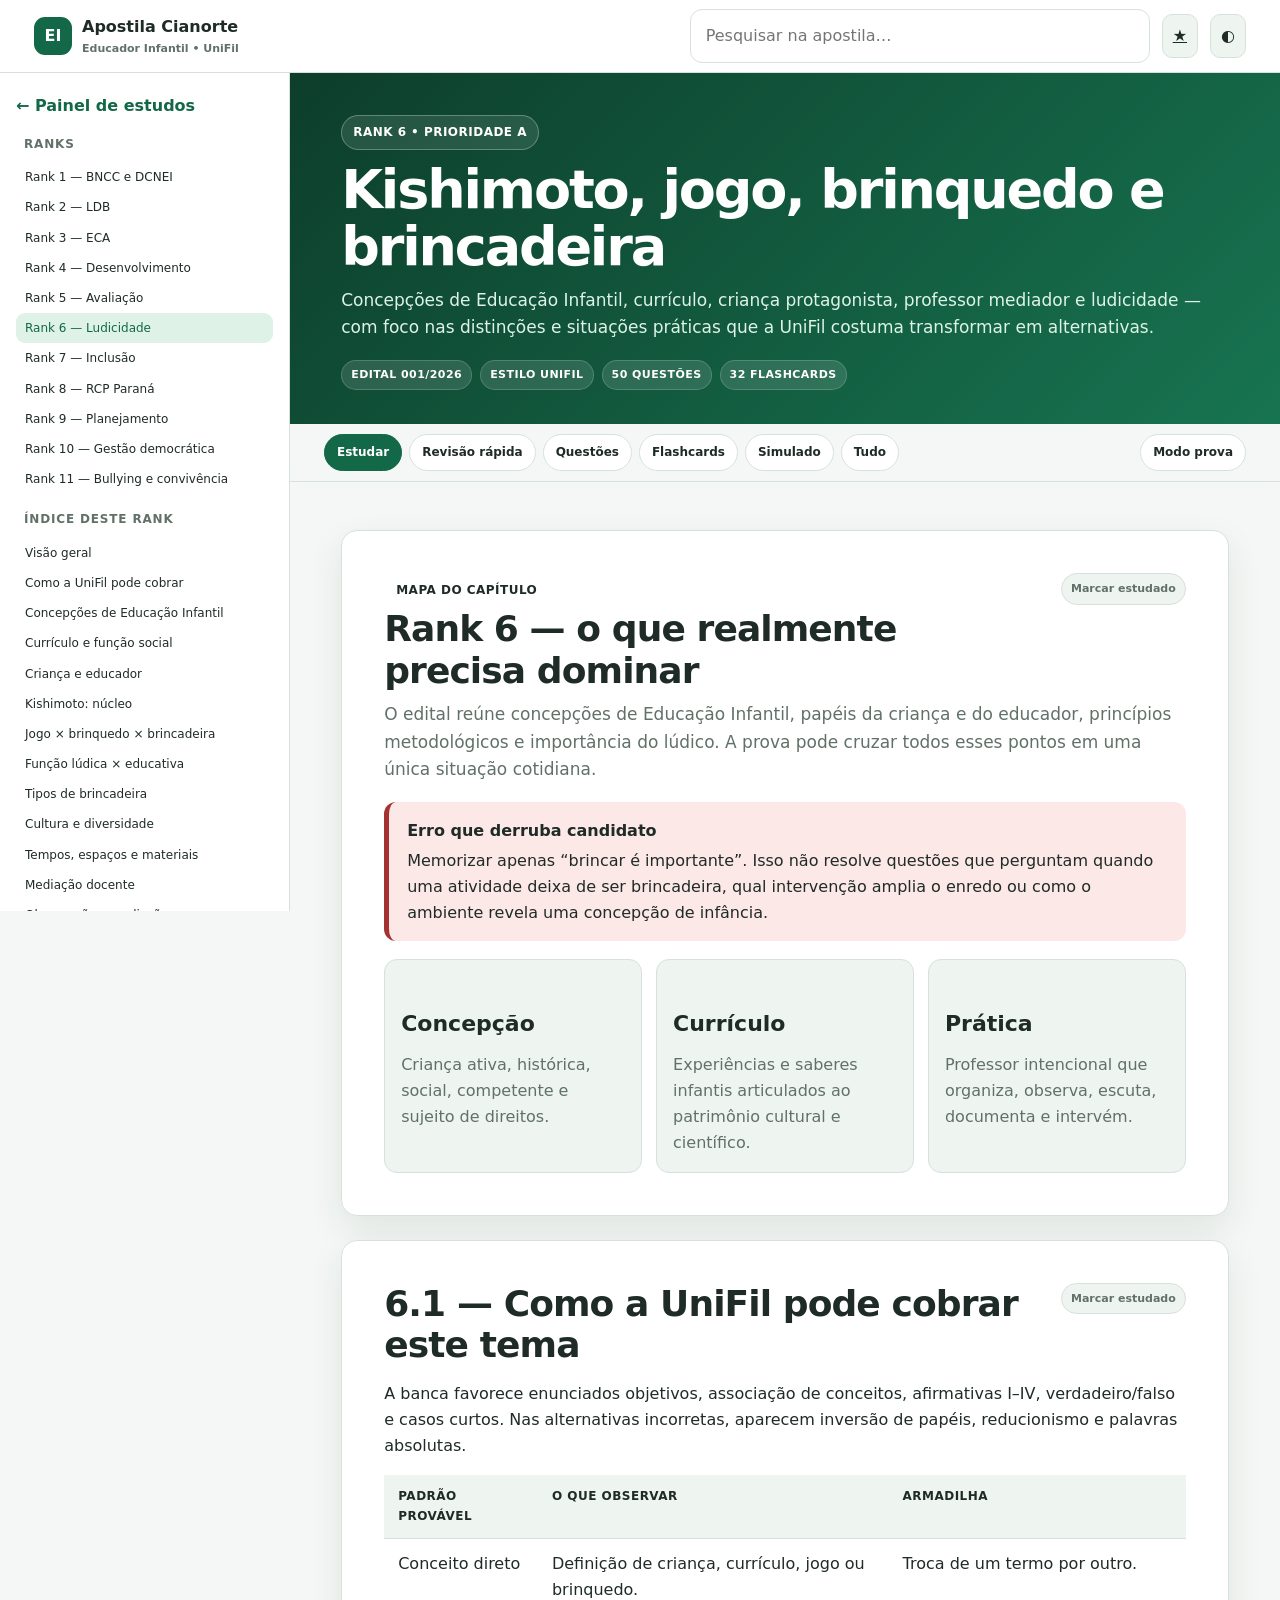
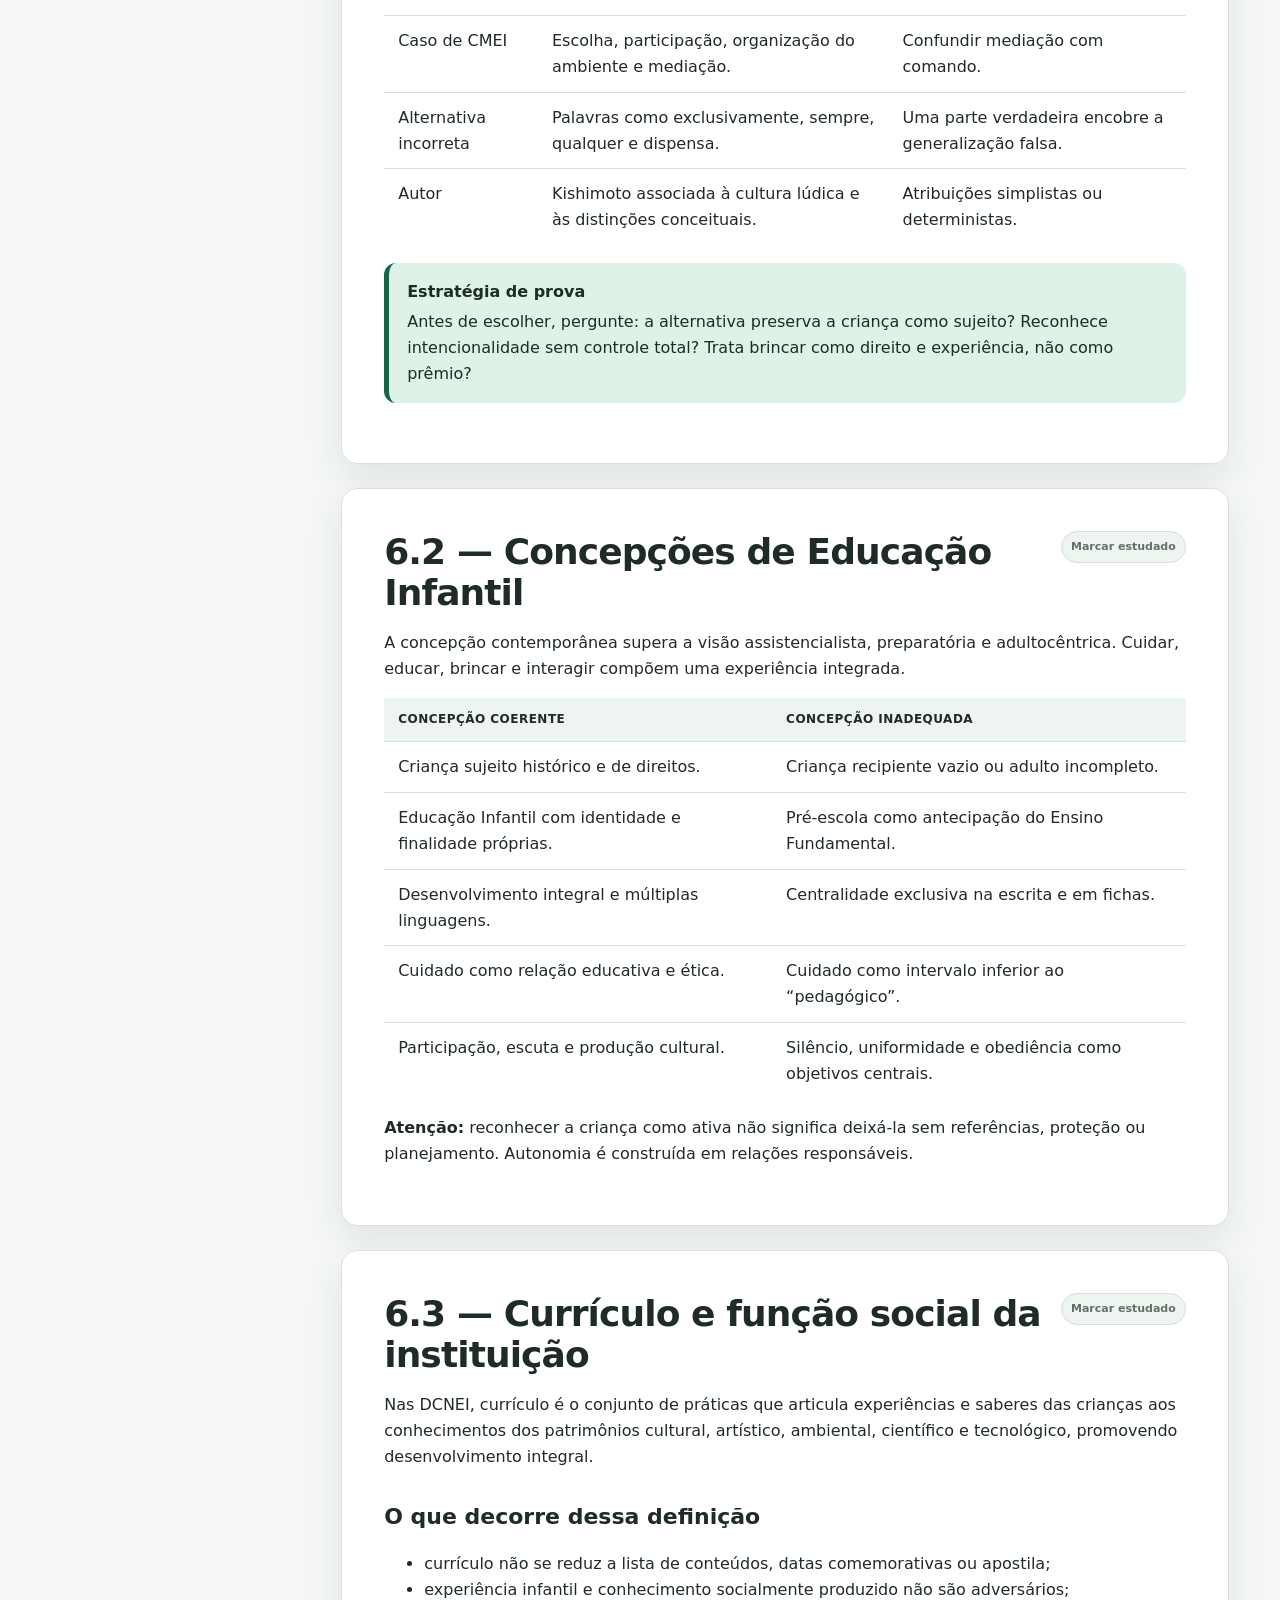
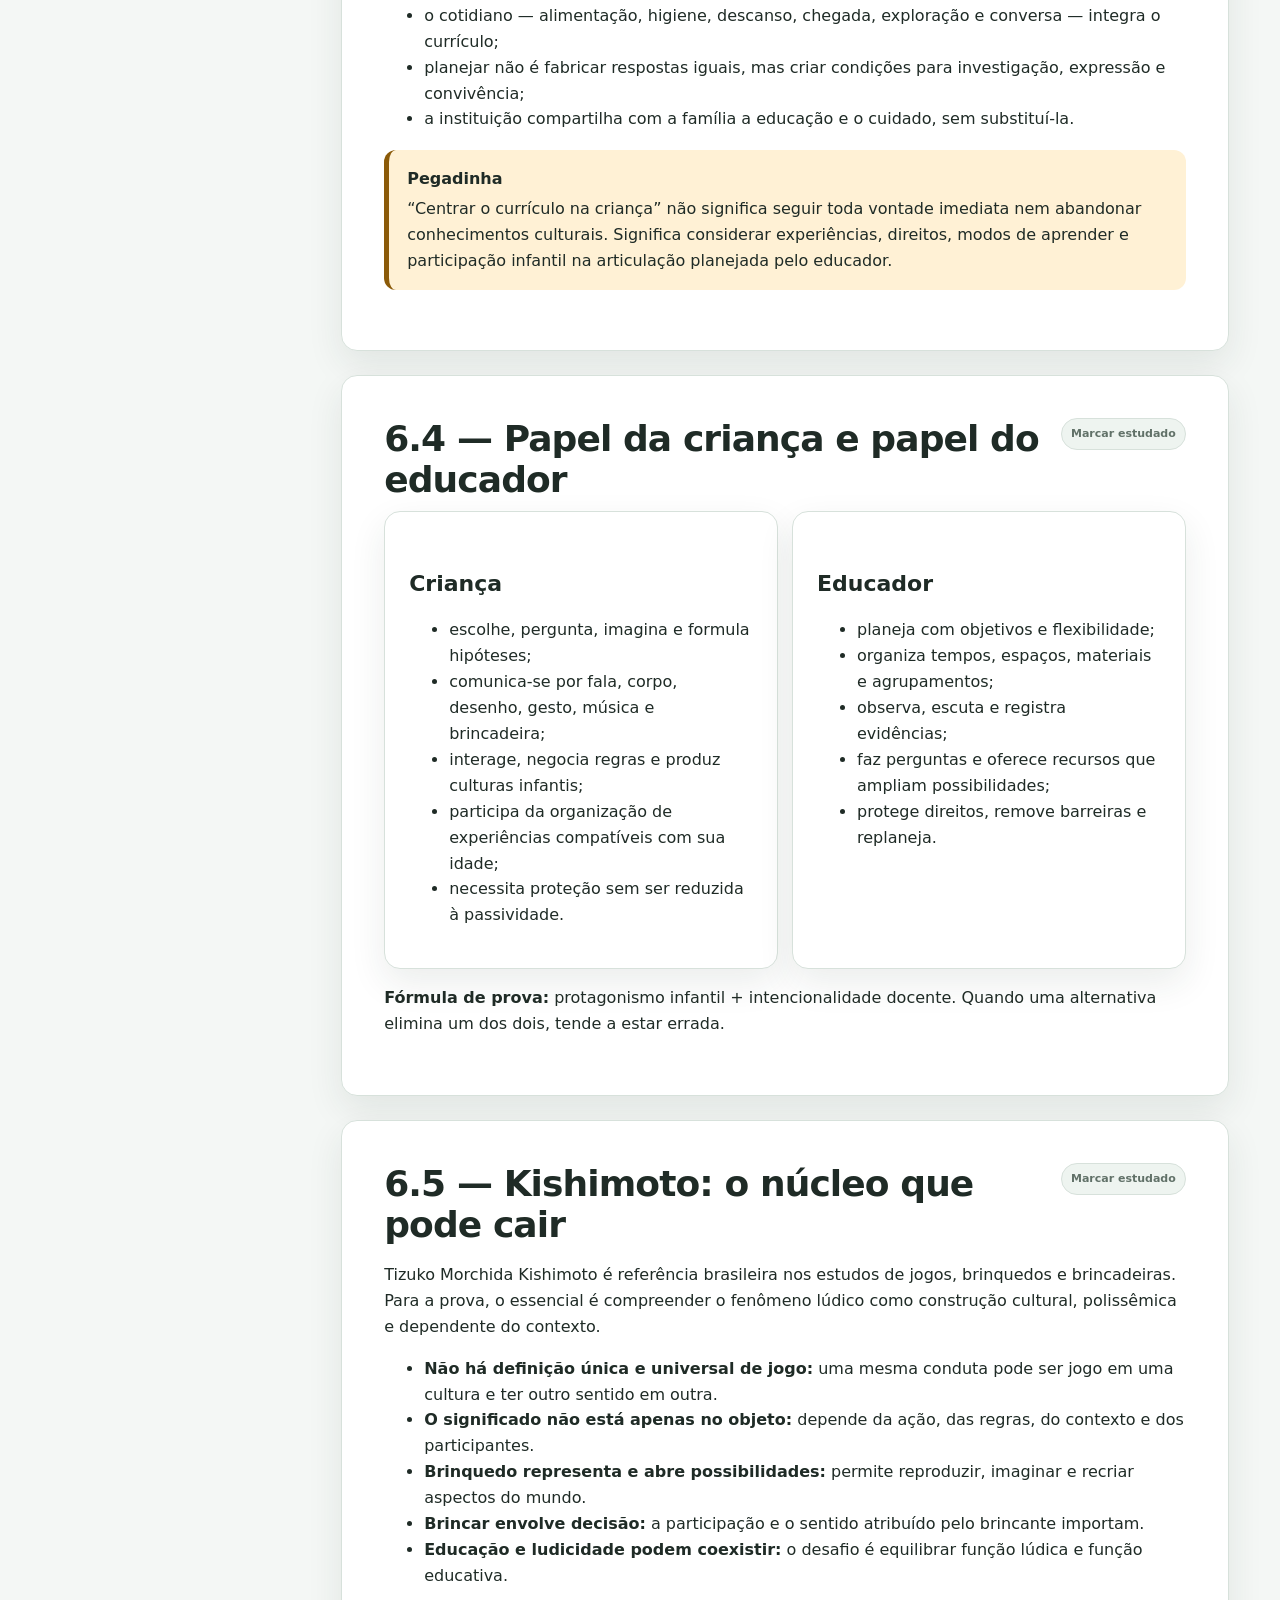
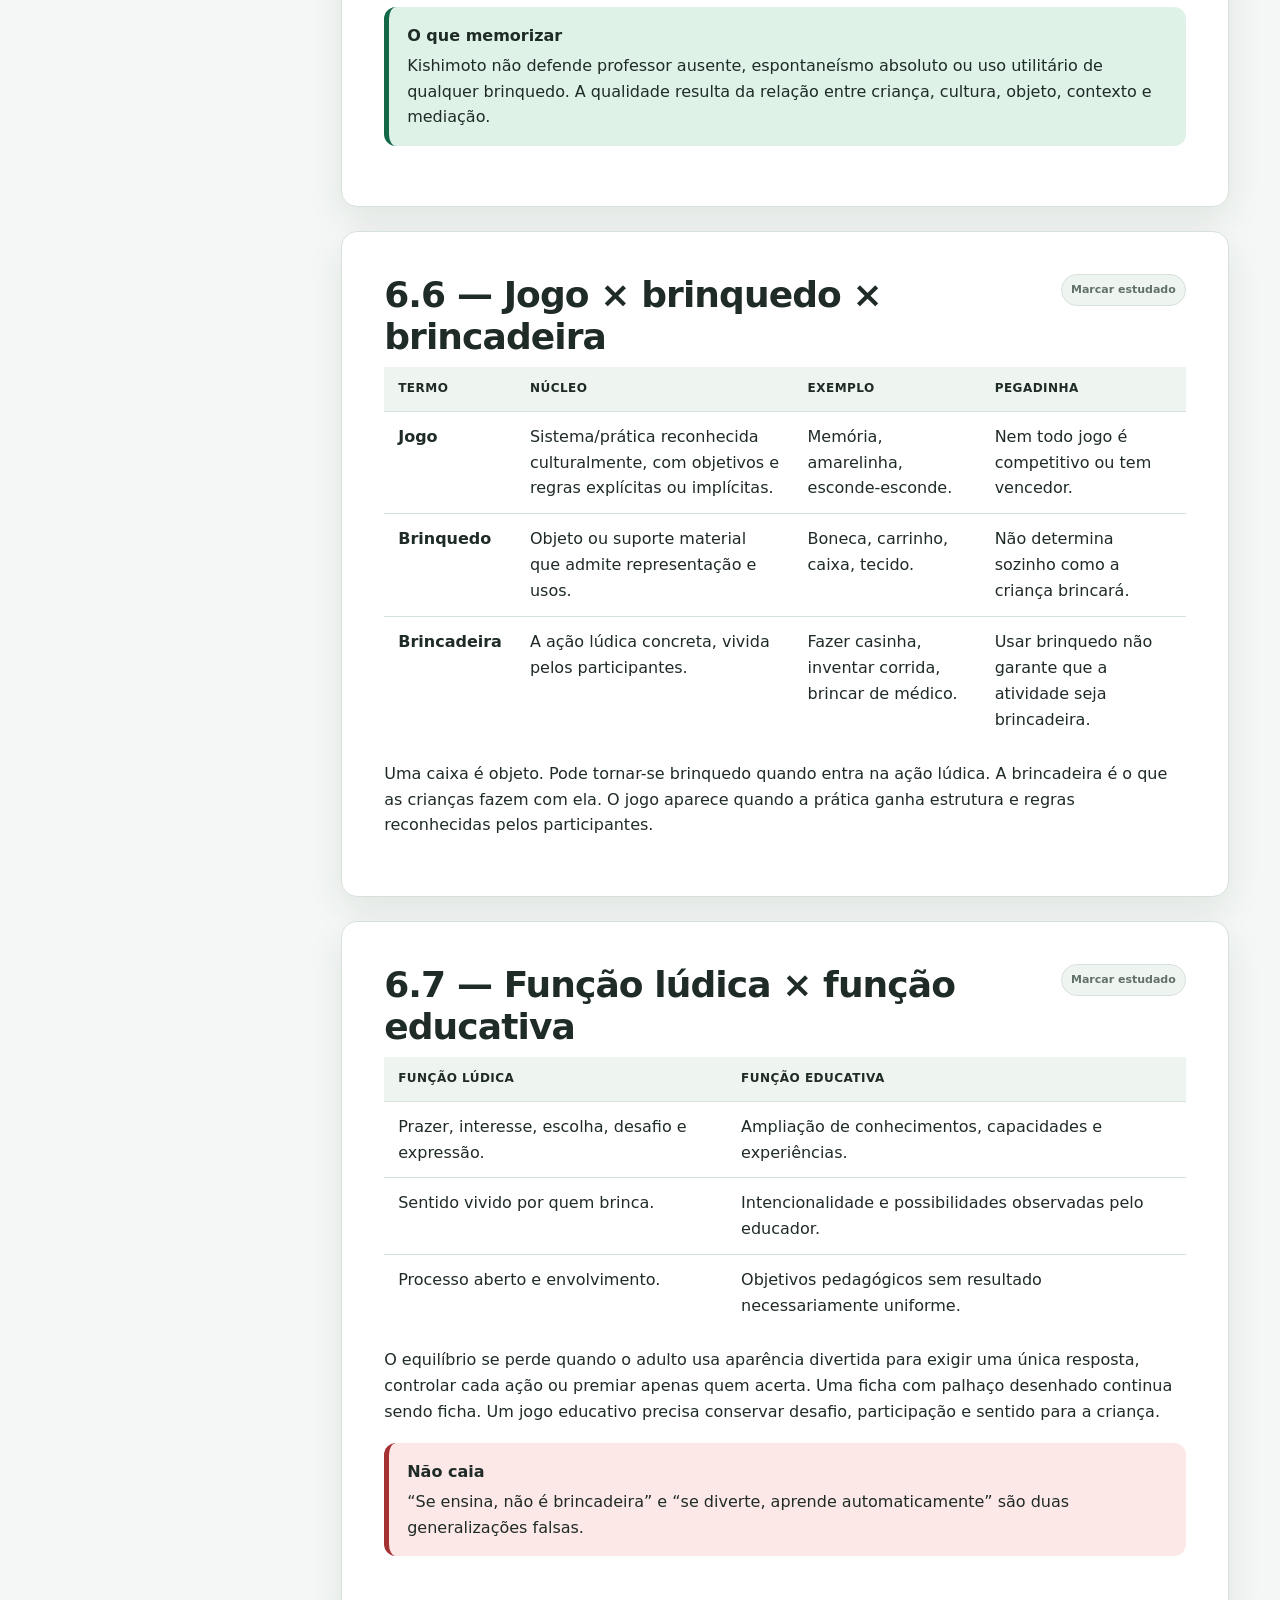
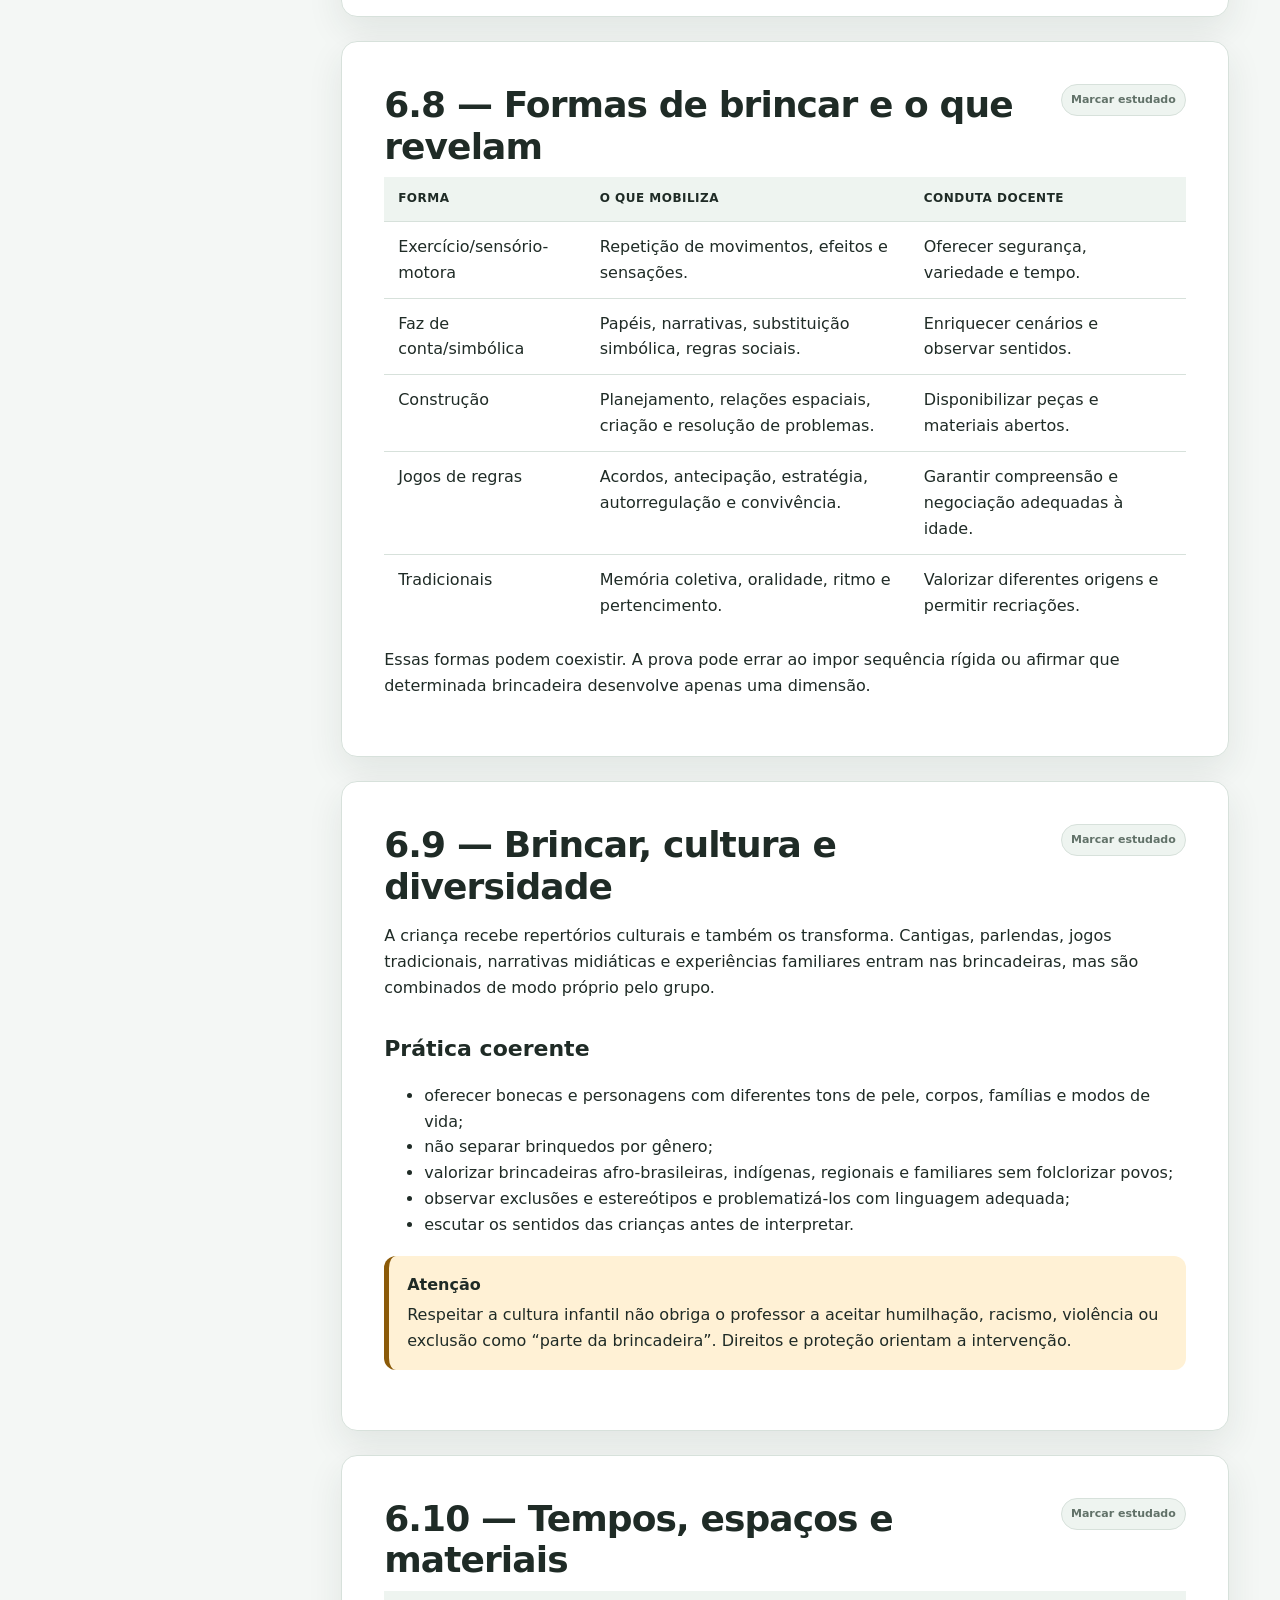
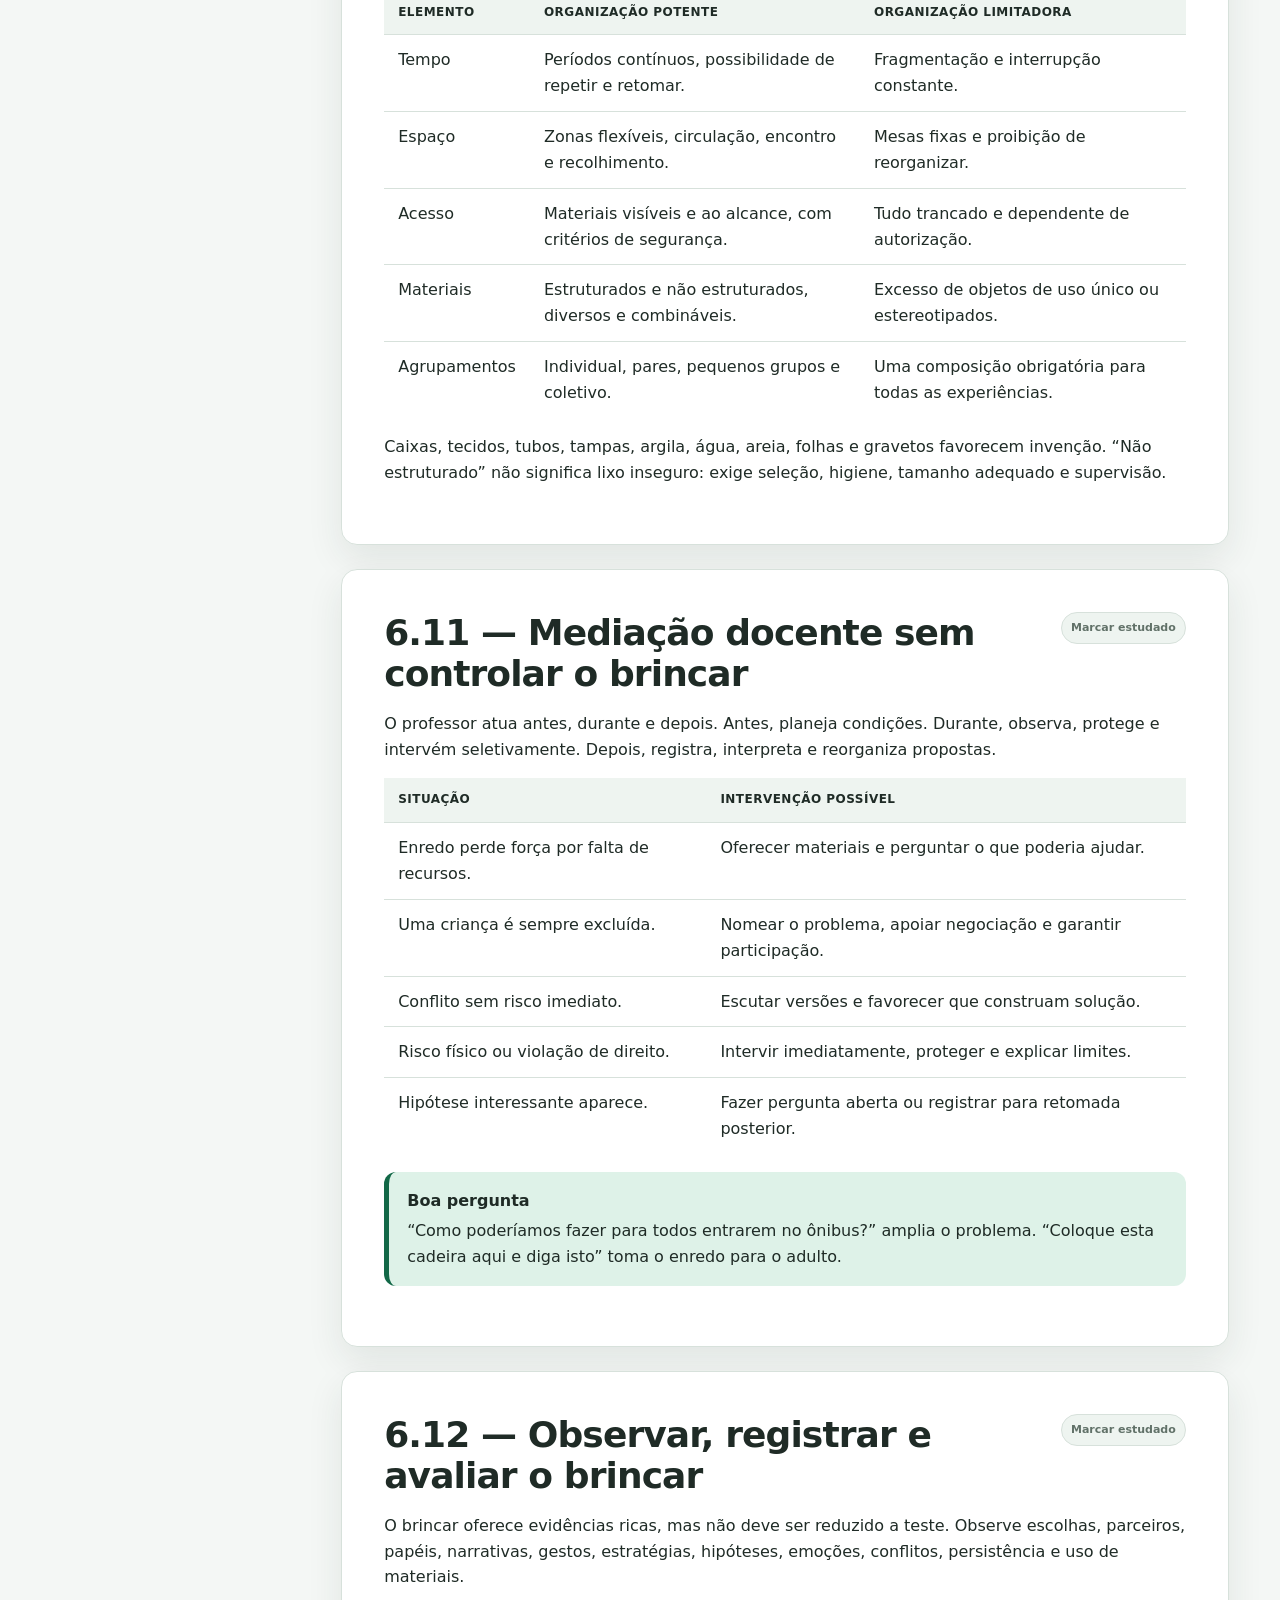
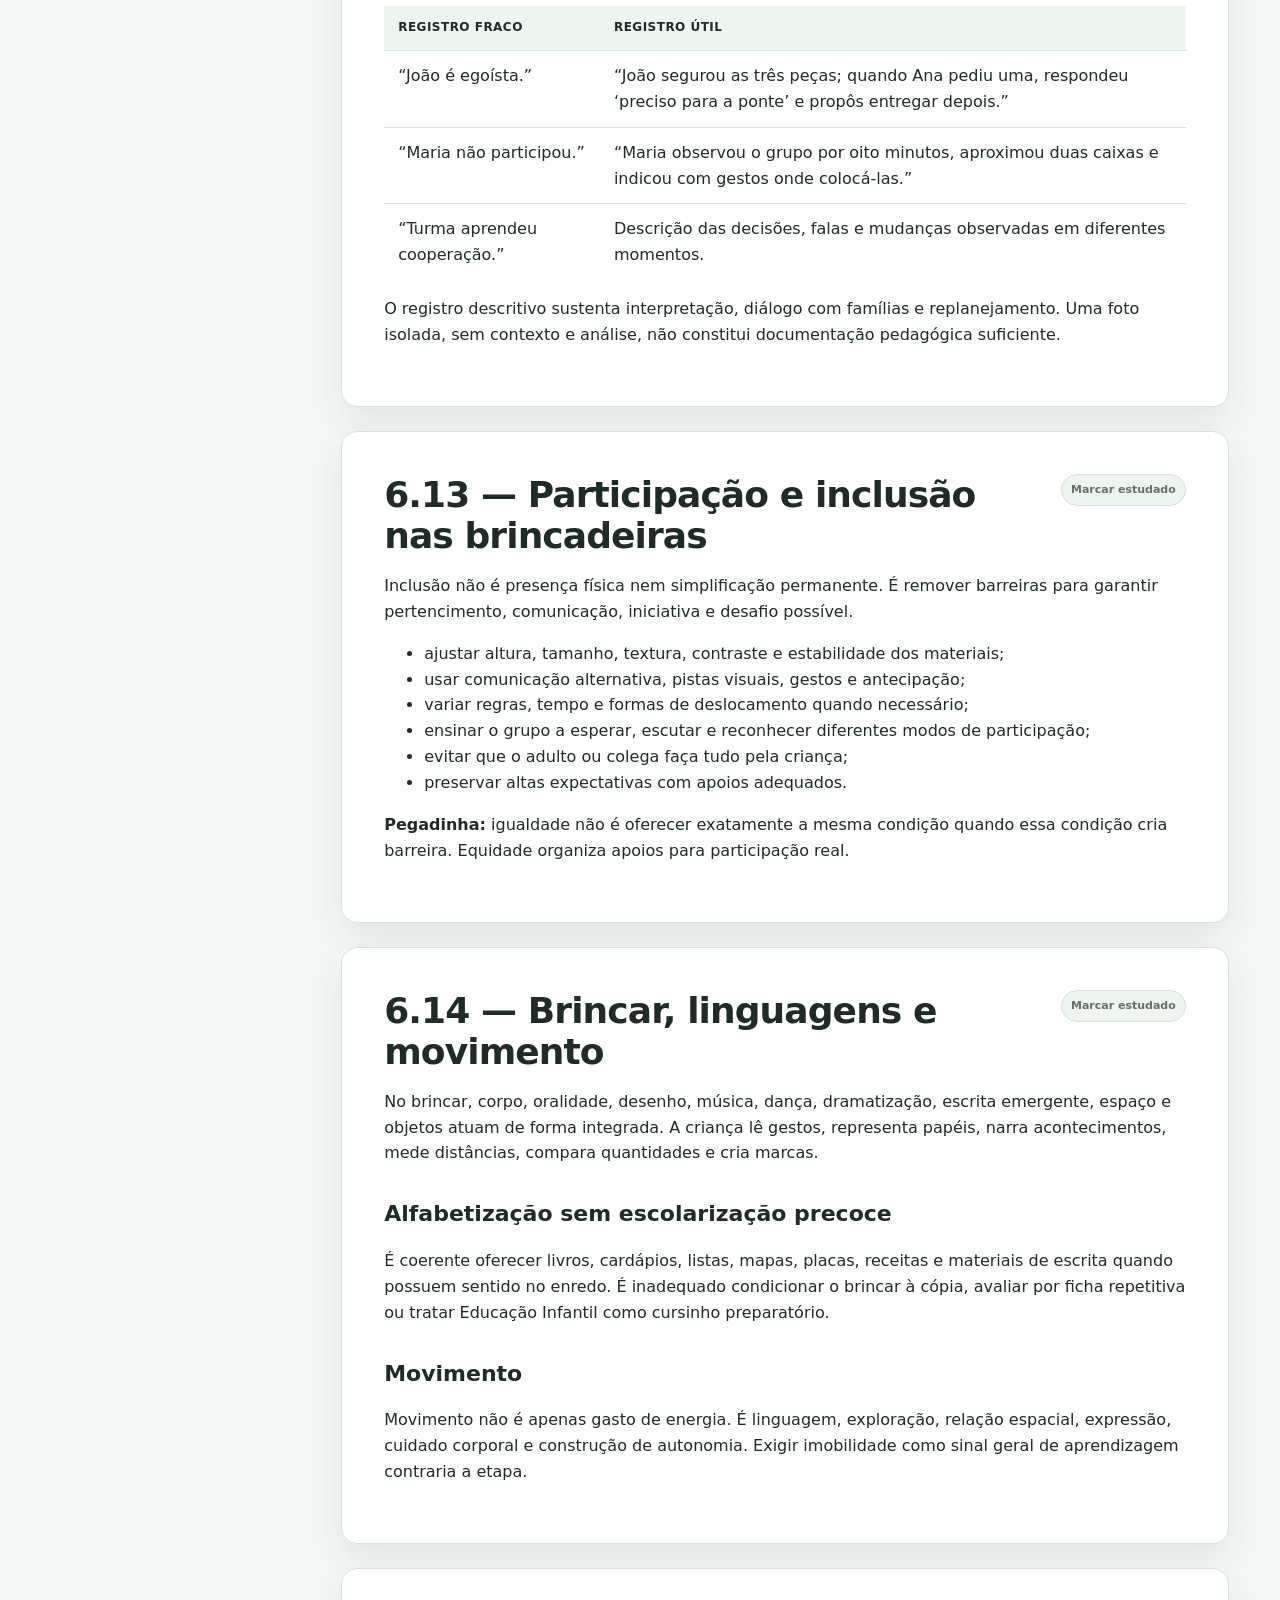
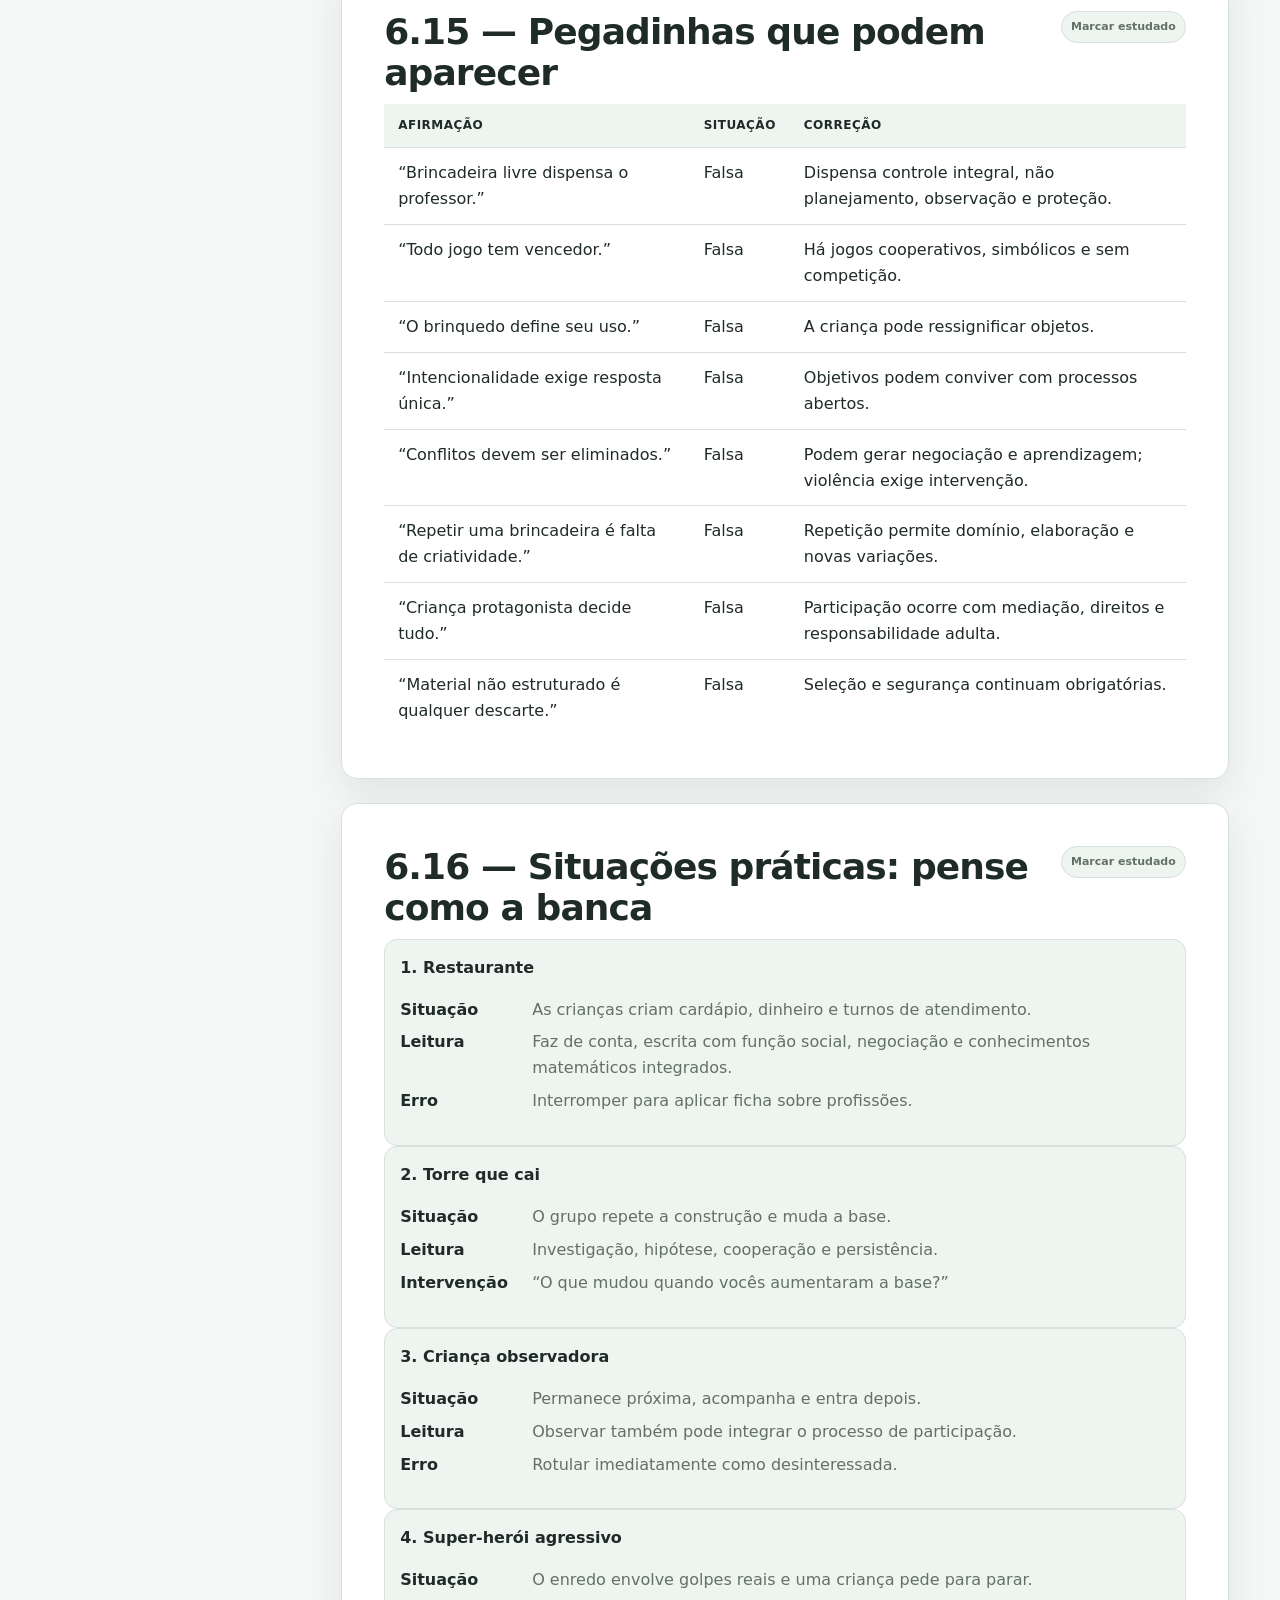
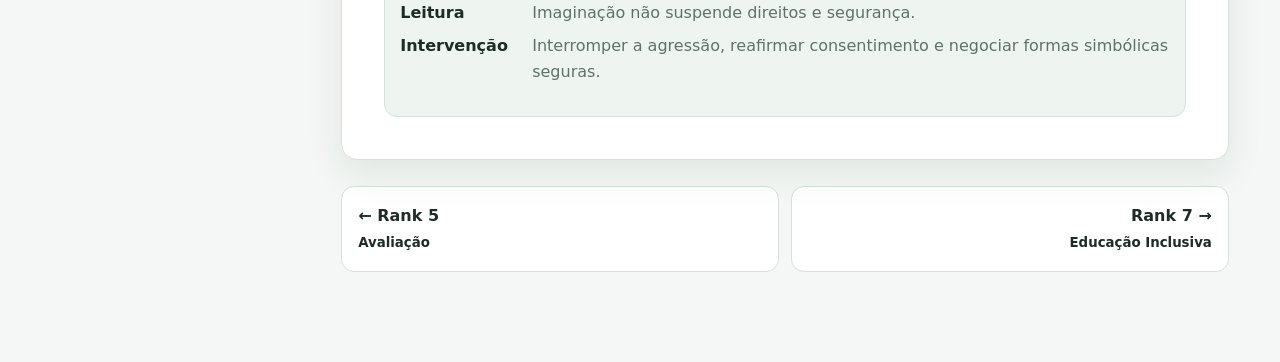
<file: ranks/rank-06-ludicidade.html>
<!doctype html><html lang="pt-BR"><head><meta charset="utf-8"><meta name="viewport" content="width=device-width,initial-scale=1"><meta name="description" content="Concepções de Educação Infantil, Kishimoto, jogo, brinquedo, brincadeira e ludicidade para o Concurso de Cianorte — UniFil."><meta name="theme-color" content="#0e5a3d"><title>Rank 6 — Kishimoto, jogo, brinquedo e brincadeira</title><link rel="stylesheet" href="../assets/style.css"></head><body class="site-v2 rank-page" data-page-type="rank" data-rank="6" data-base="../"><header class="site-header"><div class="site-header-inner"><button class="icon-btn mobile-rank-toggle" type="button" onclick="toggleRankSidebar()">☰</button><a class="site-logo" href="../index.html"><span class="site-logo-mark">EI</span><span>Apostila Cianorte<small>Educador Infantil • UniFil</small></span></a><div class="site-spacer"></div><div class="search-box" style="width:min(42vw,460px)"><input id="globalSearch" type="search" placeholder="Pesquisar na apostila…" autocomplete="off"><div class="search-results" id="searchResults"></div></div><a class="icon-btn" href="../simulados/erros.html" title="Caderno de erros">★</a><button class="icon-btn" type="button" onclick="toggleTheme()">◐</button></div></header><div class="rank-layout"><aside class="rank-sidebar" id="rankSidebar"><a class="back-link" href="../index.html">← Painel de estudos</a><h3>Ranks</h3><ul class="rank-index"><li><a href="rank-01-bncc.html">Rank 1 — BNCC e DCNEI</a></li><li><a href="rank-02-ldb.html">Rank 2 — LDB</a></li><li><a href="rank-03-eca.html">Rank 3 — ECA</a></li><li><a href="rank-04-desenvolvimento.html">Rank 4 — Desenvolvimento</a></li><li><a href="rank-05-avaliacao.html">Rank 5 — Avaliação</a></li><li><a href="rank-06-ludicidade.html" class="active">Rank 6 — Ludicidade</a></li><li><a href="rank-07-inclusao.html">Rank 7 — Inclusão</a></li><li><a href="rank-08-referencial-parana.html">Rank 8 — RCP Paraná</a></li><li><a href="rank-09-planejamento-didatica.html">Rank 9 — Planejamento</a></li><li><a href="rank-10-gestao-democratica.html">Rank 10 — Gestão democrática</a></li><li><a href="rank-11-bullying-convivencia.html">Rank 11 — Bullying e convivência</a></li></ul><h3>Índice deste Rank</h3><ul class="rank-index"><li><a href="#r6-inicio">Visão geral</a></li><li><a href="#r6-banca">Como a UniFil pode cobrar</a></li><li><a href="#r6-concepcoes">Concepções de Educação Infantil</a></li><li><a href="#r6-curriculo">Currículo e função social</a></li><li><a href="#r6-papeis">Criança e educador</a></li><li><a href="#r6-kishimoto">Kishimoto: núcleo</a></li><li><a href="#r6-diferencas">Jogo × brinquedo × brincadeira</a></li><li><a href="#r6-funcoes">Função lúdica × educativa</a></li><li><a href="#r6-tipos">Tipos de brincadeira</a></li><li><a href="#r6-cultura">Cultura e diversidade</a></li><li><a href="#r6-organizacao">Tempos, espaços e materiais</a></li><li><a href="#r6-mediacao">Mediação docente</a></li><li><a href="#r6-observacao">Observação e avaliação</a></li><li><a href="#r6-inclusao">Inclusão no brincar</a></li><li><a href="#r6-linguagens">Linguagens e movimento</a></li><li><a href="#r6-pegadinhas">Pegadinhas</a></li><li><a href="#r6-situacoes">Situações práticas</a></li><li><a href="#r6-adaptadas">Questões adaptadas</a></li><li><a href="#r6-autorais">Questões autorais</a></li><li><a href="#r6-simulado">Simulado</a></li><li><a href="#r6-resumo">Revisão e flashcards</a></li><li><a href="#r6-auditoria">Checklist e fontes</a></li></ul><div class="rank-progress-mini"><div class="rank-progress-row"><span>Domínio</span><span id="pageProgressText">0%</span></div><div class="progress-track"><div class="progress-bar" id="pageProgressBar"></div></div></div></aside><main class="rank-main"><section class="rank-hero"><div class="rank-hero-inner"><span class="eyebrow">Rank 6 • Prioridade A</span><h1>Kishimoto, jogo, brinquedo e brincadeira</h1><p>Concepções de Educação Infantil, currículo, criança protagonista, professor mediador e ludicidade — com foco nas distinções e situações práticas que a UniFil costuma transformar em alternativas.</p><div class="rank-hero-meta"><span class="tag">Edital 001/2026</span><span class="tag">Estilo UniFil</span><span class="tag">50 questões</span><span class="tag">32 flashcards</span></div></div></section><div class="mode-bar"><div class="mode-bar-inner"><button class="mode-btn active" data-mode="study">Estudar</button><button class="mode-btn" data-mode="review">Revisão rápida</button><button class="mode-btn" data-mode="questions">Questões</button><button class="mode-btn" data-mode="flashcards">Flashcards</button><button class="mode-btn" data-mode="simulado">Simulado</button><button class="mode-btn" data-mode="all">Tudo</button><span class="mode-spacer"></span><button class="mode-btn" type="button" id="examToggle" onclick="toggleExamMode()">Modo prova</button></div></div><div class="content">

<section class="chapter" data-modes="study" id="r6-inicio"><div class="eyebrow">Mapa do capítulo</div><h2>Rank 6 — o que realmente precisa dominar</h2><p class="section-lead">O edital reúne concepções de Educação Infantil, papéis da criança e do educador, princípios metodológicos e importância do lúdico. A prova pode cruzar todos esses pontos em uma única situação cotidiana.</p><div class="callout danger"><strong>Erro que derruba candidato</strong>Memorizar apenas “brincar é importante”. Isso não resolve questões que perguntam quando uma atividade deixa de ser brincadeira, qual intervenção amplia o enredo ou como o ambiente revela uma concepção de infância.</div><div class="grid-3"><div class="mini-card"><h3>Concepção</h3><p>Criança ativa, histórica, social, competente e sujeito de direitos.</p></div><div class="mini-card"><h3>Currículo</h3><p>Experiências e saberes infantis articulados ao patrimônio cultural e científico.</p></div><div class="mini-card"><h3>Prática</h3><p>Professor intencional que organiza, observa, escuta, documenta e intervém.</p></div></div></section>

<section class="chapter" data-modes="study" id="r6-banca"><h2>6.1 — Como a UniFil pode cobrar este tema</h2><p>A banca favorece enunciados objetivos, associação de conceitos, afirmativas I–IV, verdadeiro/falso e casos curtos. Nas alternativas incorretas, aparecem inversão de papéis, reducionismo e palavras absolutas.</p><table><thead><tr><th>Padrão provável</th><th>O que observar</th><th>Armadilha</th></tr></thead><tbody><tr><td>Conceito direto</td><td>Definição de criança, currículo, jogo ou brinquedo.</td><td>Troca de um termo por outro.</td></tr><tr><td>Caso de CMEI</td><td>Escolha, participação, organização do ambiente e mediação.</td><td>Confundir mediação com comando.</td></tr><tr><td>Alternativa incorreta</td><td>Palavras como exclusivamente, sempre, qualquer e dispensa.</td><td>Uma parte verdadeira encobre a generalização falsa.</td></tr><tr><td>Autor</td><td>Kishimoto associada à cultura lúdica e às distinções conceituais.</td><td>Atribuições simplistas ou deterministas.</td></tr></tbody></table><div class="callout"><strong>Estratégia de prova</strong>Antes de escolher, pergunte: a alternativa preserva a criança como sujeito? Reconhece intencionalidade sem controle total? Trata brincar como direito e experiência, não como prêmio?</div></section>

<section class="chapter" data-modes="study" id="r6-concepcoes"><h2>6.2 — Concepções de Educação Infantil</h2><p>A concepção contemporânea supera a visão assistencialista, preparatória e adultocêntrica. Cuidar, educar, brincar e interagir compõem uma experiência integrada.</p><table><thead><tr><th>Concepção coerente</th><th>Concepção inadequada</th></tr></thead><tbody><tr><td>Criança sujeito histórico e de direitos.</td><td>Criança recipiente vazio ou adulto incompleto.</td></tr><tr><td>Educação Infantil com identidade e finalidade próprias.</td><td>Pré-escola como antecipação do Ensino Fundamental.</td></tr><tr><td>Desenvolvimento integral e múltiplas linguagens.</td><td>Centralidade exclusiva na escrita e em fichas.</td></tr><tr><td>Cuidado como relação educativa e ética.</td><td>Cuidado como intervalo inferior ao “pedagógico”.</td></tr><tr><td>Participação, escuta e produção cultural.</td><td>Silêncio, uniformidade e obediência como objetivos centrais.</td></tr></tbody></table><p><b>Atenção:</b> reconhecer a criança como ativa não significa deixá-la sem referências, proteção ou planejamento. Autonomia é construída em relações responsáveis.</p></section>

<section class="chapter" data-modes="study" id="r6-curriculo"><h2>6.3 — Currículo e função social da instituição</h2><p>Nas DCNEI, currículo é o conjunto de práticas que articula experiências e saberes das crianças aos conhecimentos dos patrimônios cultural, artístico, ambiental, científico e tecnológico, promovendo desenvolvimento integral.</p><h3>O que decorre dessa definição</h3><ul><li>currículo não se reduz a lista de conteúdos, datas comemorativas ou apostila;</li><li>experiência infantil e conhecimento socialmente produzido não são adversários;</li><li>o cotidiano — alimentação, higiene, descanso, chegada, exploração e conversa — integra o currículo;</li><li>planejar não é fabricar respostas iguais, mas criar condições para investigação, expressão e convivência;</li><li>a instituição compartilha com a família a educação e o cuidado, sem substituí-la.</li></ul><div class="callout warning"><strong>Pegadinha</strong>“Centrar o currículo na criança” não significa seguir toda vontade imediata nem abandonar conhecimentos culturais. Significa considerar experiências, direitos, modos de aprender e participação infantil na articulação planejada pelo educador.</div></section>

<section class="chapter" data-modes="study" id="r6-papeis"><h2>6.4 — Papel da criança e papel do educador</h2><div class="grid-2"><div class="card"><h3>Criança</h3><ul><li>escolhe, pergunta, imagina e formula hipóteses;</li><li>comunica-se por fala, corpo, desenho, gesto, música e brincadeira;</li><li>interage, negocia regras e produz culturas infantis;</li><li>participa da organização de experiências compatíveis com sua idade;</li><li>necessita proteção sem ser reduzida à passividade.</li></ul></div><div class="card"><h3>Educador</h3><ul><li>planeja com objetivos e flexibilidade;</li><li>organiza tempos, espaços, materiais e agrupamentos;</li><li>observa, escuta e registra evidências;</li><li>faz perguntas e oferece recursos que ampliam possibilidades;</li><li>protege direitos, remove barreiras e replaneja.</li></ul></div></div><p><b>Fórmula de prova:</b> protagonismo infantil + intencionalidade docente. Quando uma alternativa elimina um dos dois, tende a estar errada.</p></section>

<section class="chapter" data-modes="study" id="r6-kishimoto"><h2>6.5 — Kishimoto: o núcleo que pode cair</h2><p>Tizuko Morchida Kishimoto é referência brasileira nos estudos de jogos, brinquedos e brincadeiras. Para a prova, o essencial é compreender o fenômeno lúdico como construção cultural, polissêmica e dependente do contexto.</p><ul><li><b>Não há definição única e universal de jogo:</b> uma mesma conduta pode ser jogo em uma cultura e ter outro sentido em outra.</li><li><b>O significado não está apenas no objeto:</b> depende da ação, das regras, do contexto e dos participantes.</li><li><b>Brinquedo representa e abre possibilidades:</b> permite reproduzir, imaginar e recriar aspectos do mundo.</li><li><b>Brincar envolve decisão:</b> a participação e o sentido atribuído pelo brincante importam.</li><li><b>Educação e ludicidade podem coexistir:</b> o desafio é equilibrar função lúdica e função educativa.</li></ul><div class="callout"><strong>O que memorizar</strong>Kishimoto não defende professor ausente, espontaneísmo absoluto ou uso utilitário de qualquer brinquedo. A qualidade resulta da relação entre criança, cultura, objeto, contexto e mediação.</div></section>

<section class="chapter" data-modes="study" id="r6-diferencas"><h2>6.6 — Jogo × brinquedo × brincadeira</h2><table><thead><tr><th>Termo</th><th>Núcleo</th><th>Exemplo</th><th>Pegadinha</th></tr></thead><tbody><tr><td><b>Jogo</b></td><td>Sistema/prática reconhecida culturalmente, com objetivos e regras explícitas ou implícitas.</td><td>Memória, amarelinha, esconde-esconde.</td><td>Nem todo jogo é competitivo ou tem vencedor.</td></tr><tr><td><b>Brinquedo</b></td><td>Objeto ou suporte material que admite representação e usos.</td><td>Boneca, carrinho, caixa, tecido.</td><td>Não determina sozinho como a criança brincará.</td></tr><tr><td><b>Brincadeira</b></td><td>A ação lúdica concreta, vivida pelos participantes.</td><td>Fazer casinha, inventar corrida, brincar de médico.</td><td>Usar brinquedo não garante que a atividade seja brincadeira.</td></tr></tbody></table><p>Uma caixa é objeto. Pode tornar-se brinquedo quando entra na ação lúdica. A brincadeira é o que as crianças fazem com ela. O jogo aparece quando a prática ganha estrutura e regras reconhecidas pelos participantes.</p></section>

<section class="chapter" data-modes="study" id="r6-funcoes"><h2>6.7 — Função lúdica × função educativa</h2><table><thead><tr><th>Função lúdica</th><th>Função educativa</th></tr></thead><tbody><tr><td>Prazer, interesse, escolha, desafio e expressão.</td><td>Ampliação de conhecimentos, capacidades e experiências.</td></tr><tr><td>Sentido vivido por quem brinca.</td><td>Intencionalidade e possibilidades observadas pelo educador.</td></tr><tr><td>Processo aberto e envolvimento.</td><td>Objetivos pedagógicos sem resultado necessariamente uniforme.</td></tr></tbody></table><p>O equilíbrio se perde quando o adulto usa aparência divertida para exigir uma única resposta, controlar cada ação ou premiar apenas quem acerta. Uma ficha com palhaço desenhado continua sendo ficha. Um jogo educativo precisa conservar desafio, participação e sentido para a criança.</p><div class="callout danger"><strong>Não caia</strong>“Se ensina, não é brincadeira” e “se diverte, aprende automaticamente” são duas generalizações falsas.</div></section>

<section class="chapter" data-modes="study" id="r6-tipos"><h2>6.8 — Formas de brincar e o que revelam</h2><table><thead><tr><th>Forma</th><th>O que mobiliza</th><th>Conduta docente</th></tr></thead><tbody><tr><td>Exercício/sensório-motora</td><td>Repetição de movimentos, efeitos e sensações.</td><td>Oferecer segurança, variedade e tempo.</td></tr><tr><td>Faz de conta/simbólica</td><td>Papéis, narrativas, substituição simbólica, regras sociais.</td><td>Enriquecer cenários e observar sentidos.</td></tr><tr><td>Construção</td><td>Planejamento, relações espaciais, criação e resolução de problemas.</td><td>Disponibilizar peças e materiais abertos.</td></tr><tr><td>Jogos de regras</td><td>Acordos, antecipação, estratégia, autorregulação e convivência.</td><td>Garantir compreensão e negociação adequadas à idade.</td></tr><tr><td>Tradicionais</td><td>Memória coletiva, oralidade, ritmo e pertencimento.</td><td>Valorizar diferentes origens e permitir recriações.</td></tr></tbody></table><p>Essas formas podem coexistir. A prova pode errar ao impor sequência rígida ou afirmar que determinada brincadeira desenvolve apenas uma dimensão.</p></section>

<section class="chapter" data-modes="study" id="r6-cultura"><h2>6.9 — Brincar, cultura e diversidade</h2><p>A criança recebe repertórios culturais e também os transforma. Cantigas, parlendas, jogos tradicionais, narrativas midiáticas e experiências familiares entram nas brincadeiras, mas são combinados de modo próprio pelo grupo.</p><h3>Prática coerente</h3><ul><li>oferecer bonecas e personagens com diferentes tons de pele, corpos, famílias e modos de vida;</li><li>não separar brinquedos por gênero;</li><li>valorizar brincadeiras afro-brasileiras, indígenas, regionais e familiares sem folclorizar povos;</li><li>observar exclusões e estereótipos e problematizá-los com linguagem adequada;</li><li>escutar os sentidos das crianças antes de interpretar.</li></ul><div class="callout warning"><strong>Atenção</strong>Respeitar a cultura infantil não obriga o professor a aceitar humilhação, racismo, violência ou exclusão como “parte da brincadeira”. Direitos e proteção orientam a intervenção.</div></section>

<section class="chapter" data-modes="study" id="r6-organizacao"><h2>6.10 — Tempos, espaços e materiais</h2><table><thead><tr><th>Elemento</th><th>Organização potente</th><th>Organização limitadora</th></tr></thead><tbody><tr><td>Tempo</td><td>Períodos contínuos, possibilidade de repetir e retomar.</td><td>Fragmentação e interrupção constante.</td></tr><tr><td>Espaço</td><td>Zonas flexíveis, circulação, encontro e recolhimento.</td><td>Mesas fixas e proibição de reorganizar.</td></tr><tr><td>Acesso</td><td>Materiais visíveis e ao alcance, com critérios de segurança.</td><td>Tudo trancado e dependente de autorização.</td></tr><tr><td>Materiais</td><td>Estruturados e não estruturados, diversos e combináveis.</td><td>Excesso de objetos de uso único ou estereotipados.</td></tr><tr><td>Agrupamentos</td><td>Individual, pares, pequenos grupos e coletivo.</td><td>Uma composição obrigatória para todas as experiências.</td></tr></tbody></table><p>Caixas, tecidos, tubos, tampas, argila, água, areia, folhas e gravetos favorecem invenção. “Não estruturado” não significa lixo inseguro: exige seleção, higiene, tamanho adequado e supervisão.</p></section>

<section class="chapter" data-modes="study" id="r6-mediacao"><h2>6.11 — Mediação docente sem controlar o brincar</h2><p>O professor atua antes, durante e depois. Antes, planeja condições. Durante, observa, protege e intervém seletivamente. Depois, registra, interpreta e reorganiza propostas.</p><table><thead><tr><th>Situação</th><th>Intervenção possível</th></tr></thead><tbody><tr><td>Enredo perde força por falta de recursos.</td><td>Oferecer materiais e perguntar o que poderia ajudar.</td></tr><tr><td>Uma criança é sempre excluída.</td><td>Nomear o problema, apoiar negociação e garantir participação.</td></tr><tr><td>Conflito sem risco imediato.</td><td>Escutar versões e favorecer que construam solução.</td></tr><tr><td>Risco físico ou violação de direito.</td><td>Intervir imediatamente, proteger e explicar limites.</td></tr><tr><td>Hipótese interessante aparece.</td><td>Fazer pergunta aberta ou registrar para retomada posterior.</td></tr></tbody></table><div class="callout"><strong>Boa pergunta</strong>“Como poderíamos fazer para todos entrarem no ônibus?” amplia o problema. “Coloque esta cadeira aqui e diga isto” toma o enredo para o adulto.</div></section>

<section class="chapter" data-modes="study" id="r6-observacao"><h2>6.12 — Observar, registrar e avaliar o brincar</h2><p>O brincar oferece evidências ricas, mas não deve ser reduzido a teste. Observe escolhas, parceiros, papéis, narrativas, gestos, estratégias, hipóteses, emoções, conflitos, persistência e uso de materiais.</p><table><thead><tr><th>Registro fraco</th><th>Registro útil</th></tr></thead><tbody><tr><td>“João é egoísta.”</td><td>“João segurou as três peças; quando Ana pediu uma, respondeu ‘preciso para a ponte’ e propôs entregar depois.”</td></tr><tr><td>“Maria não participou.”</td><td>“Maria observou o grupo por oito minutos, aproximou duas caixas e indicou com gestos onde colocá-las.”</td></tr><tr><td>“Turma aprendeu cooperação.”</td><td>Descrição das decisões, falas e mudanças observadas em diferentes momentos.</td></tr></tbody></table><p>O registro descritivo sustenta interpretação, diálogo com famílias e replanejamento. Uma foto isolada, sem contexto e análise, não constitui documentação pedagógica suficiente.</p></section>

<section class="chapter" data-modes="study" id="r6-inclusao"><h2>6.13 — Participação e inclusão nas brincadeiras</h2><p>Inclusão não é presença física nem simplificação permanente. É remover barreiras para garantir pertencimento, comunicação, iniciativa e desafio possível.</p><ul><li>ajustar altura, tamanho, textura, contraste e estabilidade dos materiais;</li><li>usar comunicação alternativa, pistas visuais, gestos e antecipação;</li><li>variar regras, tempo e formas de deslocamento quando necessário;</li><li>ensinar o grupo a esperar, escutar e reconhecer diferentes modos de participação;</li><li>evitar que o adulto ou colega faça tudo pela criança;</li><li>preservar altas expectativas com apoios adequados.</li></ul><p><b>Pegadinha:</b> igualdade não é oferecer exatamente a mesma condição quando essa condição cria barreira. Equidade organiza apoios para participação real.</p></section>

<section class="chapter" data-modes="study" id="r6-linguagens"><h2>6.14 — Brincar, linguagens e movimento</h2><p>No brincar, corpo, oralidade, desenho, música, dança, dramatização, escrita emergente, espaço e objetos atuam de forma integrada. A criança lê gestos, representa papéis, narra acontecimentos, mede distâncias, compara quantidades e cria marcas.</p><h3>Alfabetização sem escolarização precoce</h3><p>É coerente oferecer livros, cardápios, listas, mapas, placas, receitas e materiais de escrita quando possuem sentido no enredo. É inadequado condicionar o brincar à cópia, avaliar por ficha repetitiva ou tratar Educação Infantil como cursinho preparatório.</p><h3>Movimento</h3><p>Movimento não é apenas gasto de energia. É linguagem, exploração, relação espacial, expressão, cuidado corporal e construção de autonomia. Exigir imobilidade como sinal geral de aprendizagem contraria a etapa.</p></section>

<section class="chapter" data-modes="study" id="r6-pegadinhas"><h2>6.15 — Pegadinhas que podem aparecer</h2><table><thead><tr><th>Afirmação</th><th>Situação</th><th>Correção</th></tr></thead><tbody><tr><td>“Brincadeira livre dispensa o professor.”</td><td class="audit-no">Falsa</td><td>Dispensa controle integral, não planejamento, observação e proteção.</td></tr><tr><td>“Todo jogo tem vencedor.”</td><td class="audit-no">Falsa</td><td>Há jogos cooperativos, simbólicos e sem competição.</td></tr><tr><td>“O brinquedo define seu uso.”</td><td class="audit-no">Falsa</td><td>A criança pode ressignificar objetos.</td></tr><tr><td>“Intencionalidade exige resposta única.”</td><td class="audit-no">Falsa</td><td>Objetivos podem conviver com processos abertos.</td></tr><tr><td>“Conflitos devem ser eliminados.”</td><td class="audit-no">Falsa</td><td>Podem gerar negociação e aprendizagem; violência exige intervenção.</td></tr><tr><td>“Repetir uma brincadeira é falta de criatividade.”</td><td class="audit-no">Falsa</td><td>Repetição permite domínio, elaboração e novas variações.</td></tr><tr><td>“Criança protagonista decide tudo.”</td><td class="audit-no">Falsa</td><td>Participação ocorre com mediação, direitos e responsabilidade adulta.</td></tr><tr><td>“Material não estruturado é qualquer descarte.”</td><td class="audit-no">Falsa</td><td>Seleção e segurança continuam obrigatórias.</td></tr></tbody></table></section>

<section class="chapter" data-modes="study" id="r6-situacoes"><h2>6.16 — Situações práticas: pense como a banca</h2><div class="situation"><h4>1. Restaurante</h4><dl><dt>Situação</dt><dd>As crianças criam cardápio, dinheiro e turnos de atendimento.</dd><dt>Leitura</dt><dd>Faz de conta, escrita com função social, negociação e conhecimentos matemáticos integrados.</dd><dt>Erro</dt><dd>Interromper para aplicar ficha sobre profissões.</dd></dl></div><div class="situation"><h4>2. Torre que cai</h4><dl><dt>Situação</dt><dd>O grupo repete a construção e muda a base.</dd><dt>Leitura</dt><dd>Investigação, hipótese, cooperação e persistência.</dd><dt>Intervenção</dt><dd>“O que mudou quando vocês aumentaram a base?”</dd></dl></div><div class="situation"><h4>3. Criança observadora</h4><dl><dt>Situação</dt><dd>Permanece próxima, acompanha e entra depois.</dd><dt>Leitura</dt><dd>Observar também pode integrar o processo de participação.</dd><dt>Erro</dt><dd>Rotular imediatamente como desinteressada.</dd></dl></div><div class="situation"><h4>4. Super-herói agressivo</h4><dl><dt>Situação</dt><dd>O enredo envolve golpes reais e uma criança pede para parar.</dd><dt>Leitura</dt><dd>Imaginação não suspende direitos e segurança.</dd><dt>Intervenção</dt><dd>Interromper a agressão, reafirmar consentimento e negociar formas simbólicas seguras.</dd></dl></div></section>

<section class="chapter" data-modes="questions" id="r6-adaptadas"><h2>6.17 — Questões adaptadas no padrão UniFil</h2><p class="section-lead">15 questões com comandos e armadilhas frequentes da banca.</p><div id="r6AdaptedQuiz"></div><div class="quiz-toolbar"><button class="btn btn-primary" onclick="gradeGroup('r6adapted')">Corrigir bloco</button><button class="btn" onclick="resetGroup('r6adapted')">Limpar</button><span class="score" id="r6AdaptedScore">Resultado ainda não calculado.</span></div></section>

<section class="chapter" data-modes="questions" id="r6-autorais"><h2>6.18 — Questões autorais de aprofundamento</h2><p class="section-lead">15 situações para distinguir protagonismo, abandono, mediação e controle.</p><div id="r6AuthorialQuiz"></div><div class="quiz-toolbar"><button class="btn btn-primary" onclick="gradeGroup('r6authorial')">Corrigir bloco</button><button class="btn" onclick="resetGroup('r6authorial')">Limpar</button><span class="score" id="r6AuthorialScore">Resultado ainda não calculado.</span></div></section>

<section class="chapter" data-modes="simulado" id="r6-simulado"><h2>6.19 — Simulado Rank 6</h2><p class="section-lead">20 questões. Faça sem consultar. Meta de domínio: 80%.</p><div id="r6MockQuiz"></div><div class="quiz-toolbar"><button class="btn btn-primary" onclick="gradeGroup('r6mock')">Corrigir simulado</button><button class="btn" onclick="resetGroup('r6mock')">Limpar</button><span class="score" id="r6MockScore">Resultado ainda não calculado.</span></div><div class="quiz-summary" id="r6MockReview"><strong>Diagnóstico</strong> A lista de revisão aparecerá após a correção.</div></section>

<section class="chapter" data-modes="flashcards review" id="r6-resumo"><h2>6.20 — Revisão final</h2><div class="card"><table><tbody><tr><th>Criança</th><td>Sujeito histórico, social, competente, de direitos e produtor de cultura.</td></tr><tr><th>Currículo</th><td>Experiências infantis articuladas aos patrimônios culturais e conhecimentos.</td></tr><tr><th>Professor</th><td>Planeja, organiza, observa, escuta, registra, protege, medeia e replaneja.</td></tr><tr><th>Jogo</th><td>Prática cultural com significados e regras explícitas ou implícitas.</td></tr><tr><th>Brinquedo</th><td>Objeto/suporte aberto à representação e ressignificação.</td></tr><tr><th>Brincadeira</th><td>Ação lúdica vivida pelos participantes.</td></tr><tr><th>Equilíbrio</th><td>Função lúdica e educativa podem coexistir sem controle integral.</td></tr><tr><th>Regra de ouro</th><td>Protagonismo infantil + intencionalidade docente.</td></tr></tbody></table></div><h3 style="margin-top:28px">32 flashcards</h3><div class="flashcards" id="r6FlashcardGrid"></div></section>

<section class="chapter" data-modes="review" id="r6-auditoria"><h2>6.21 — Checklist de domínio e fontes</h2><div class="grid-2"><div><h3>Marque quando conseguir sem consultar</h3><div class="checklist"><label class="check-item"><input data-progress="r6-1" type="checkbox"><span>Defino criança e currículo segundo as DCNEI.</span></label><label class="check-item"><input data-progress="r6-2" type="checkbox"><span>Diferencio jogo, brinquedo e brincadeira.</span></label><label class="check-item"><input data-progress="r6-3" type="checkbox"><span>Explico funções lúdica e educativa sem oposição simplista.</span></label><label class="check-item"><input data-progress="r6-4" type="checkbox"><span>Reconheço mediação adequada em casos práticos.</span></label><label class="check-item"><input data-progress="r6-5" type="checkbox"><span>Analiso tempos, espaços e materiais.</span></label><label class="check-item"><input data-progress="r6-6" type="checkbox"><span>Sei incluir e remover barreiras no brincar.</span></label><label class="check-item"><input data-progress="r6-7" type="checkbox"><span>Identifico as principais pegadinhas.</span></label><label class="check-item"><input data-progress="r6-8" type="checkbox"><span>Atingi pelo menos 80% no simulado.</span></label></div></div><div><h3>Fontes de estudo</h3><ul><li>Resolução CNE/CEB nº 5/2009 — Diretrizes Curriculares Nacionais para a Educação Infantil.</li><li>Base Nacional Comum Curricular — etapa da Educação Infantil.</li><li>KISHIMOTO, Tizuko M. (org.). <i>Jogo, brinquedo, brincadeira e a educação</i>.</li><li>KISHIMOTO, T. M.; FREYBERGER, A. <i>Brinquedos e brincadeiras de creches</i>. MEC, 2012.</li><li>Edital do Concurso Público nº 001/2026 de Cianorte — Educador Infantil.</li></ul><div class="callout"><strong>Critério de conclusão</strong>Você domina o Rank quando consegue analisar uma situação de brincadeira justificando o papel da criança, do educador, do ambiente e da cultura — sem usar frases genéricas.</div></div></div><div class="quiz-toolbar"><button class="btn btn-soft" onclick="resetCurrentRank()">Zerar somente o Rank 6</button></div></section>

<div class="rank-footer-nav"><a href="rank-05-avaliacao.html">← Rank 5<br><small>Avaliação</small></a><a href="rank-07-inclusao.html">Rank 7 →<br><small>Educação Inclusiva</small></a></div></div></main></div><script src="../assets/data.js"></script><script src="../assets/search-index.js"></script><script src="../assets/app.js"></script></body></html>
</file>
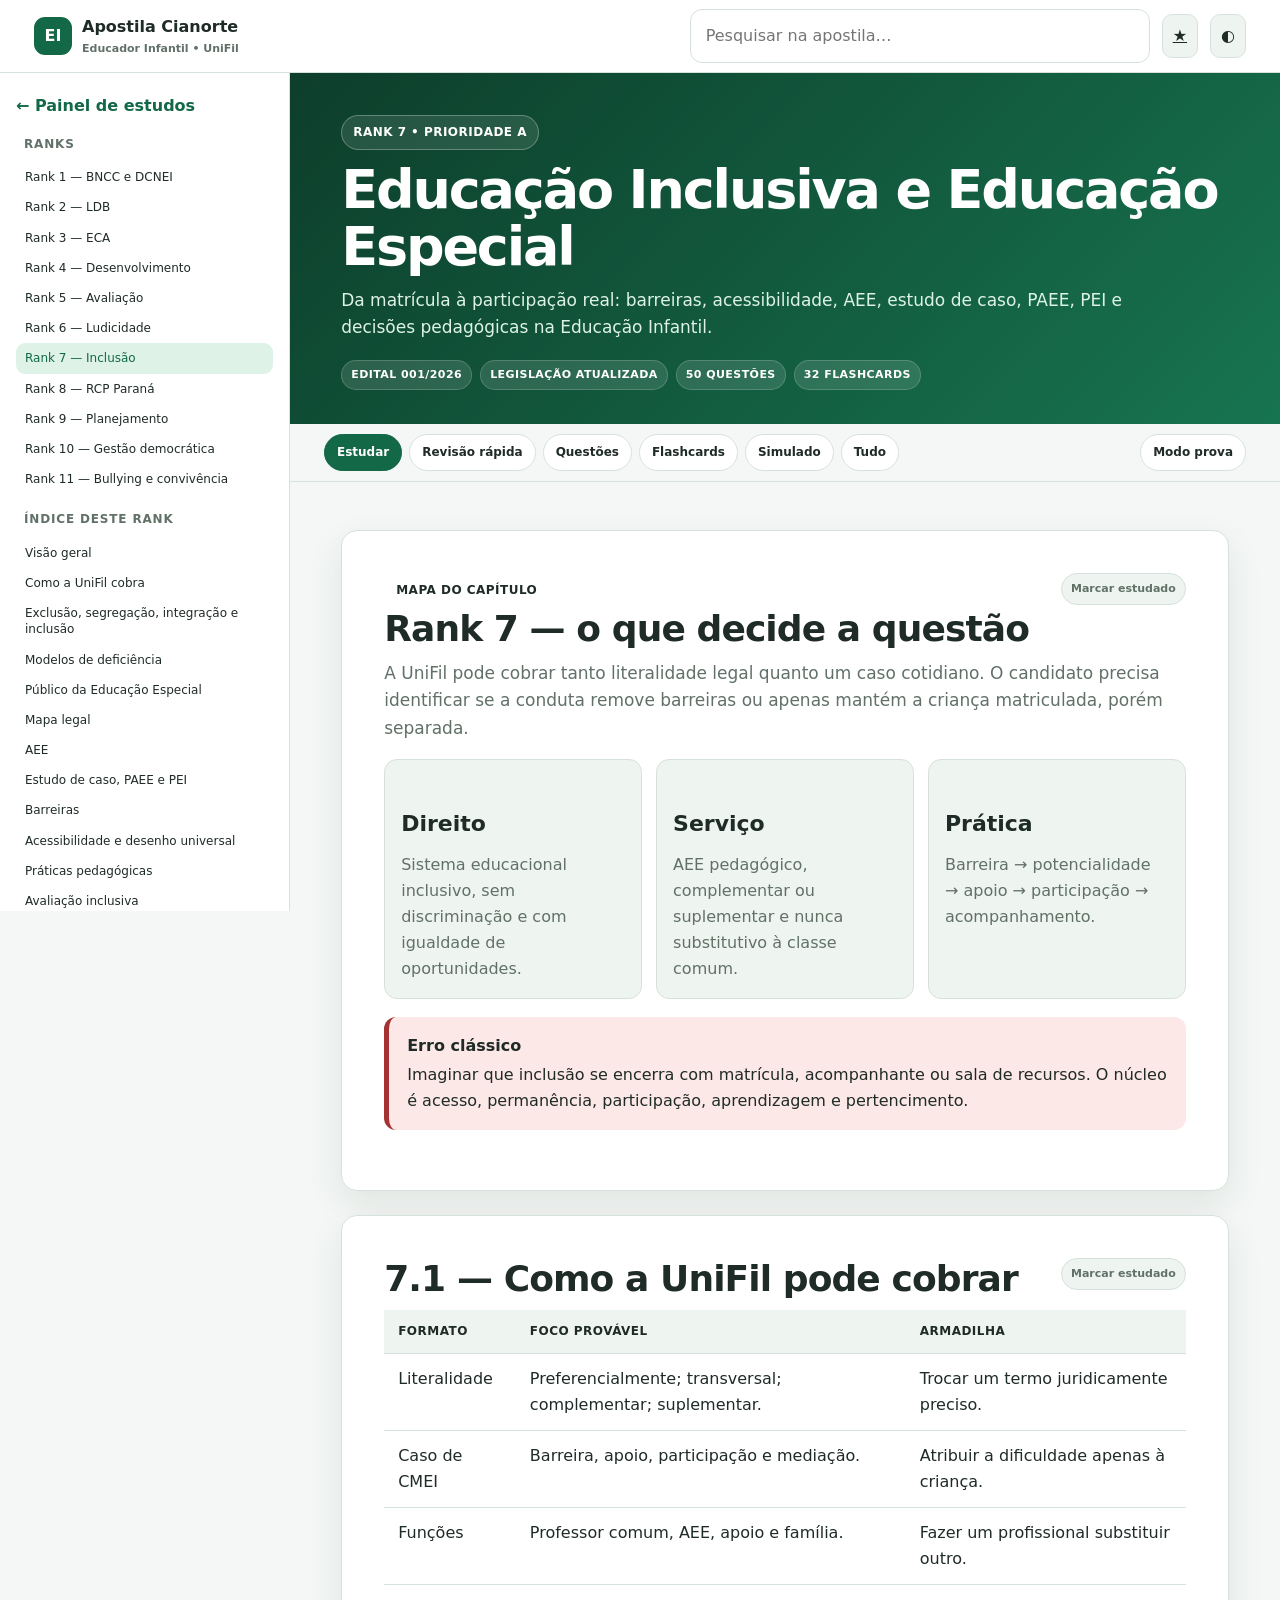
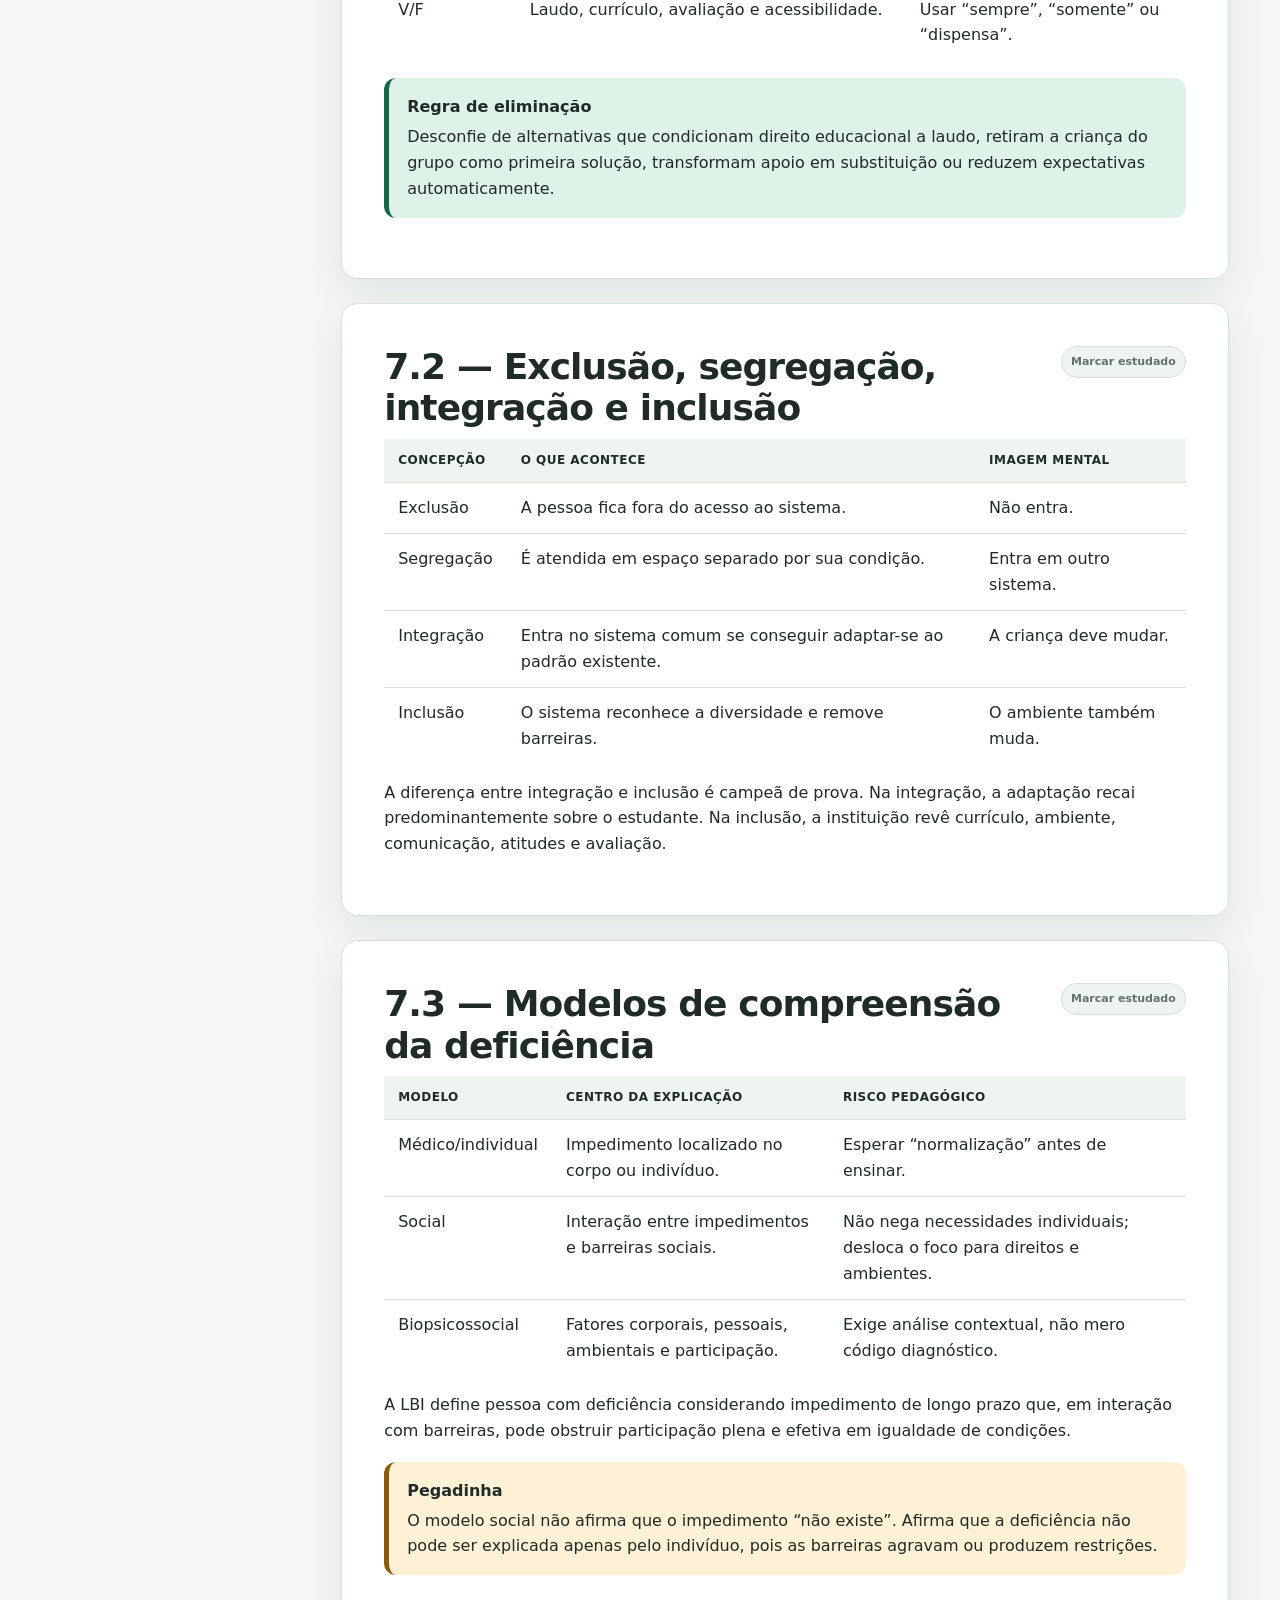
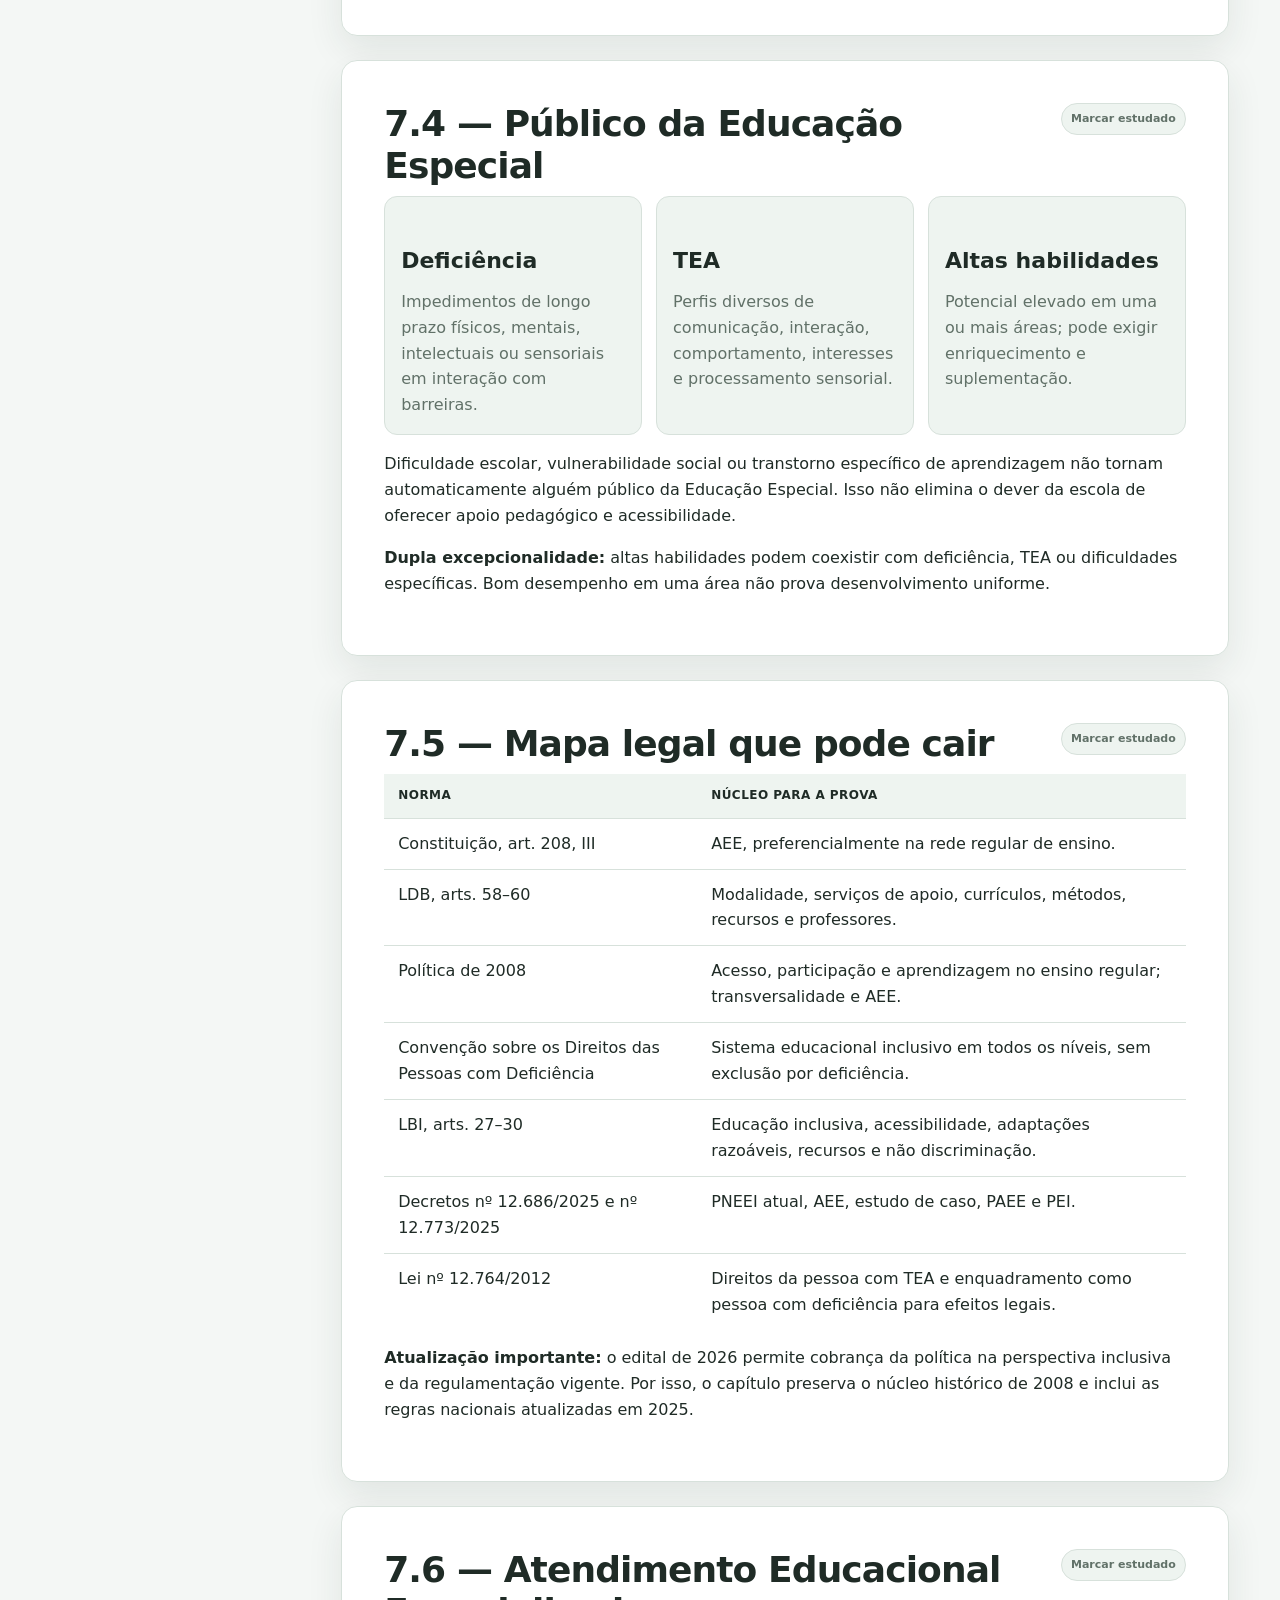
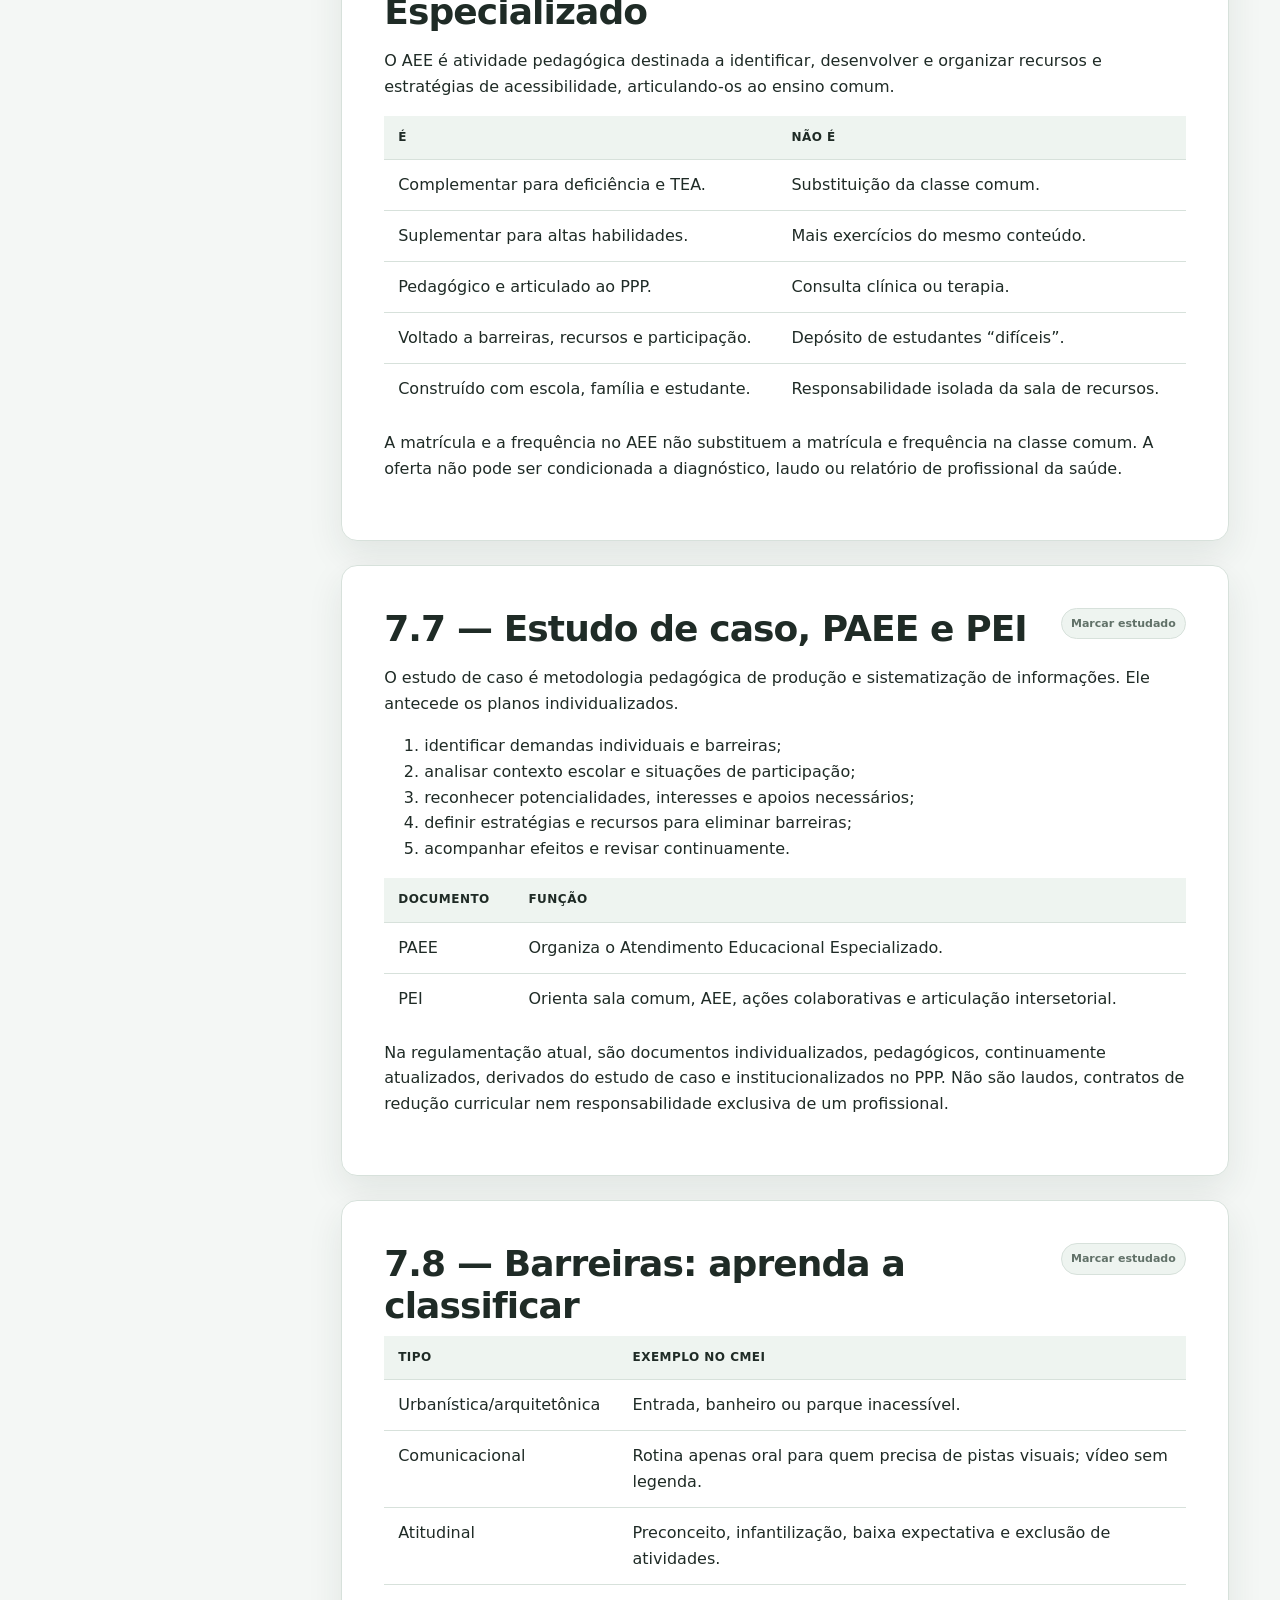
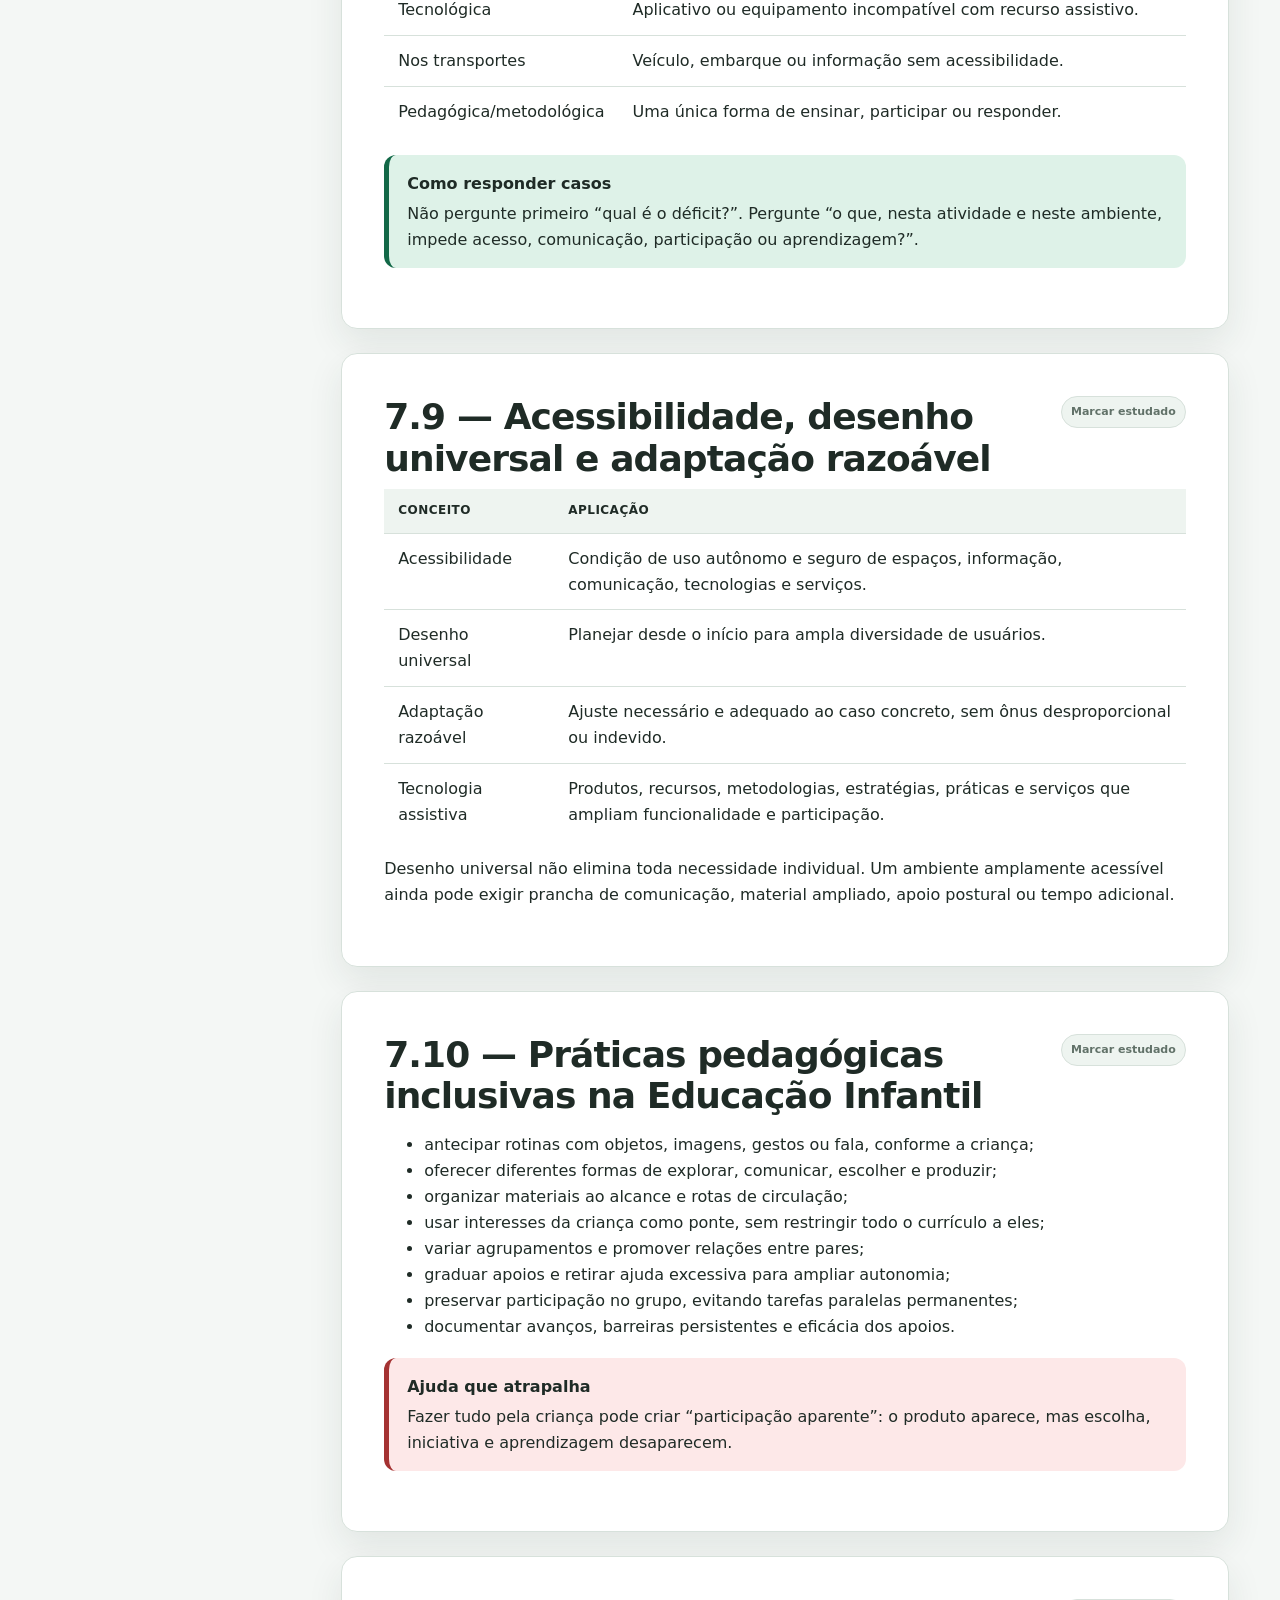
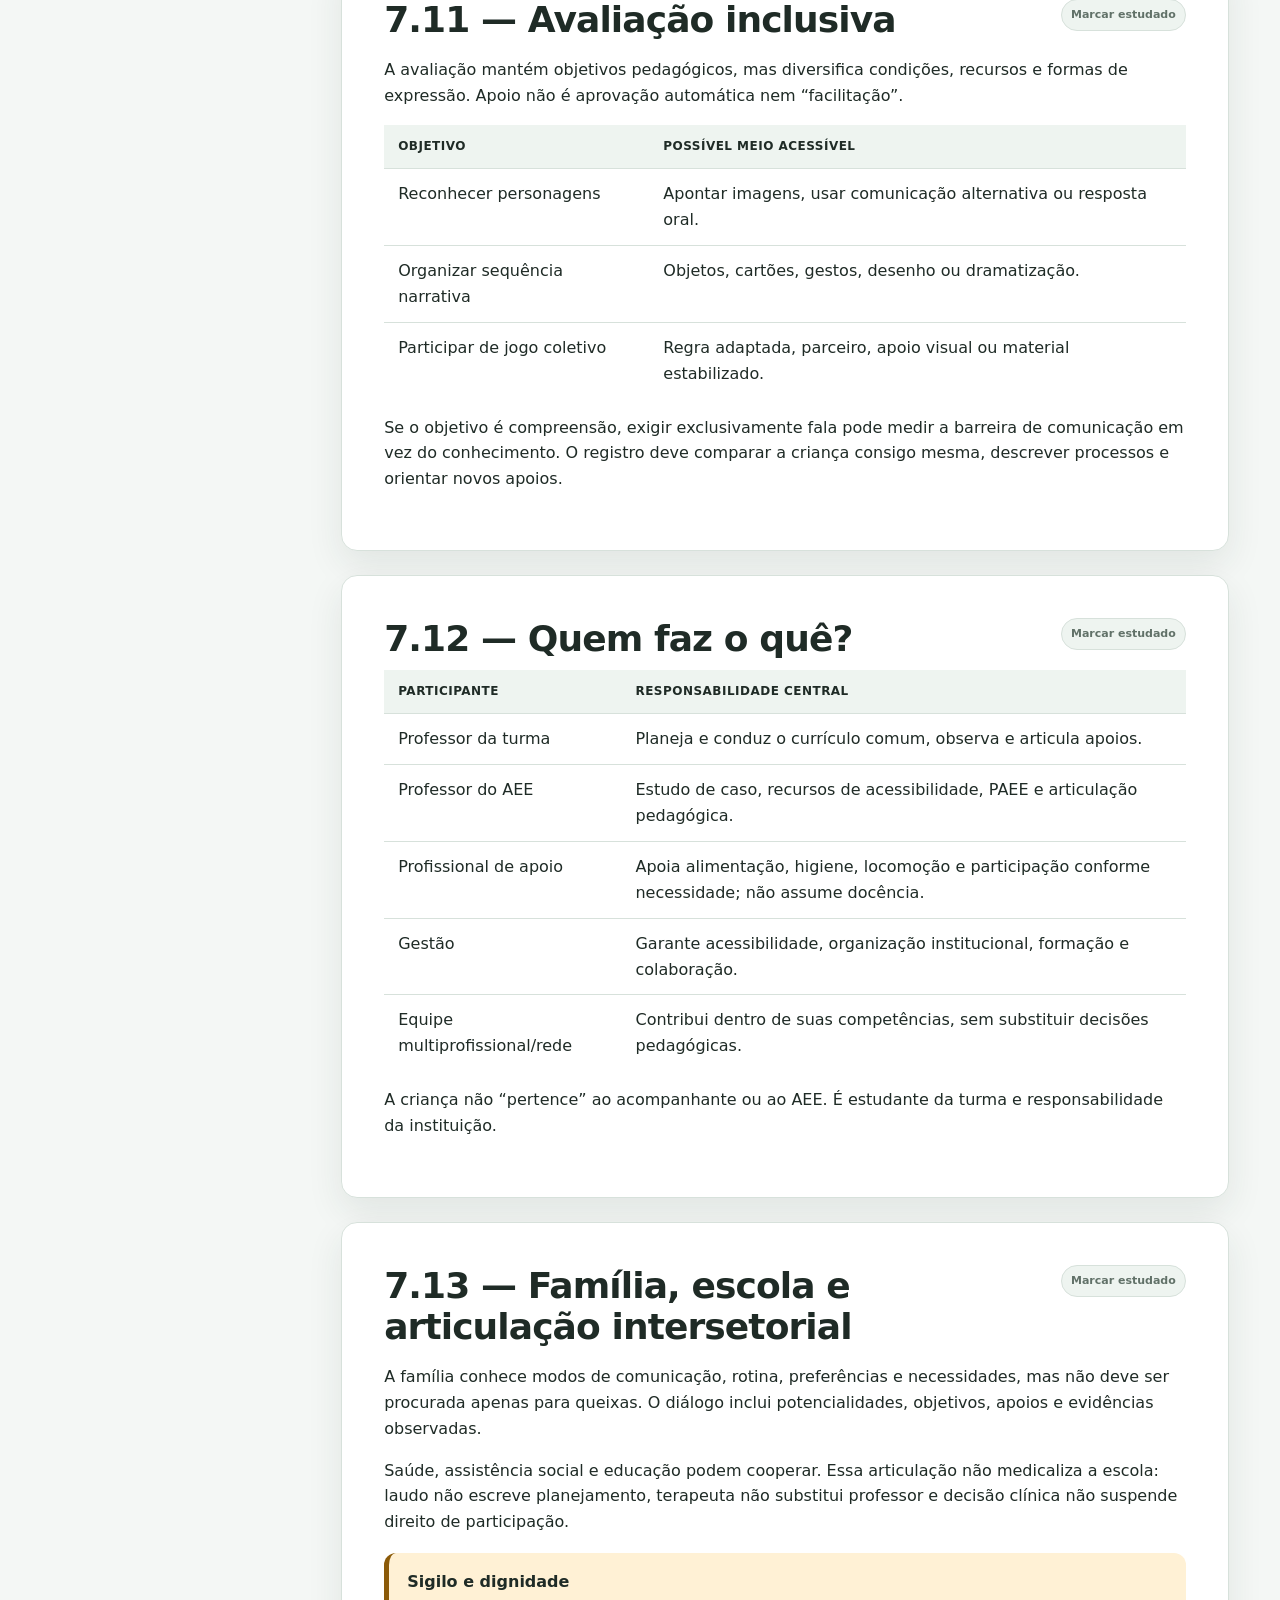
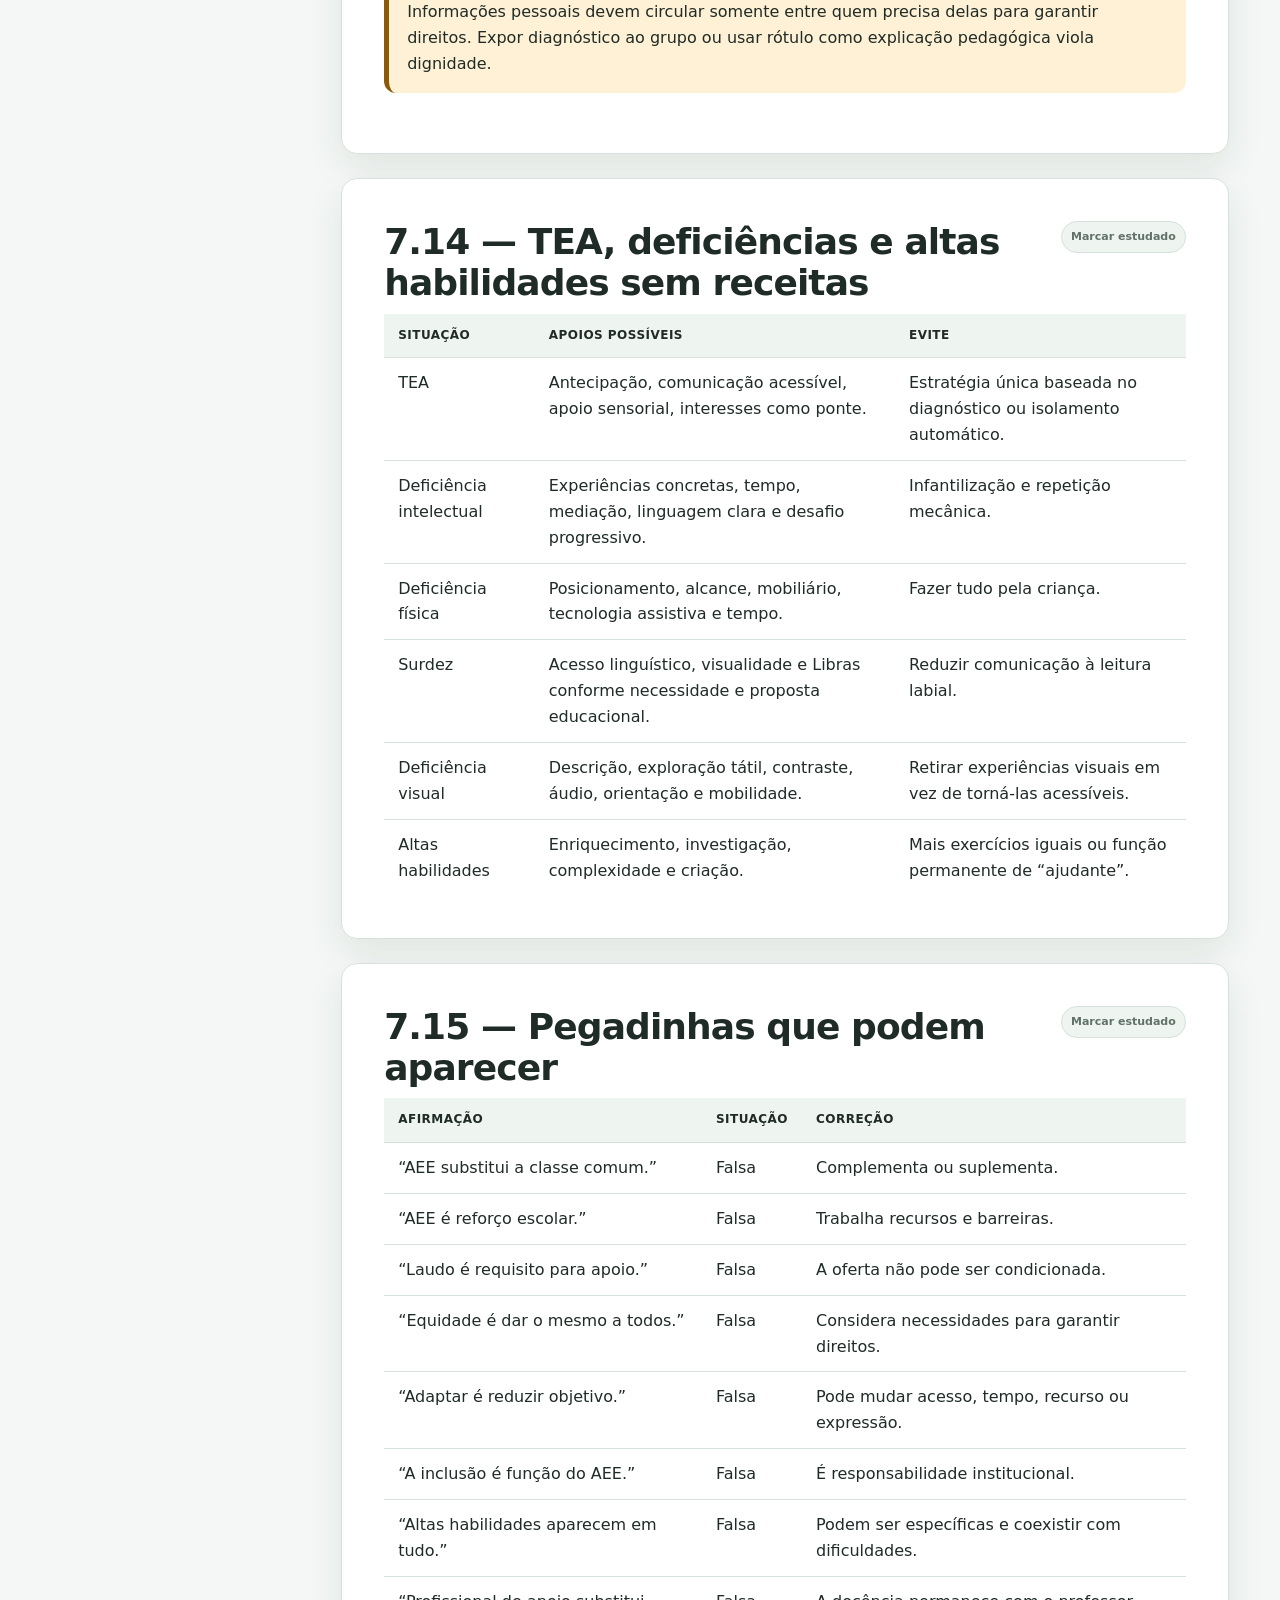
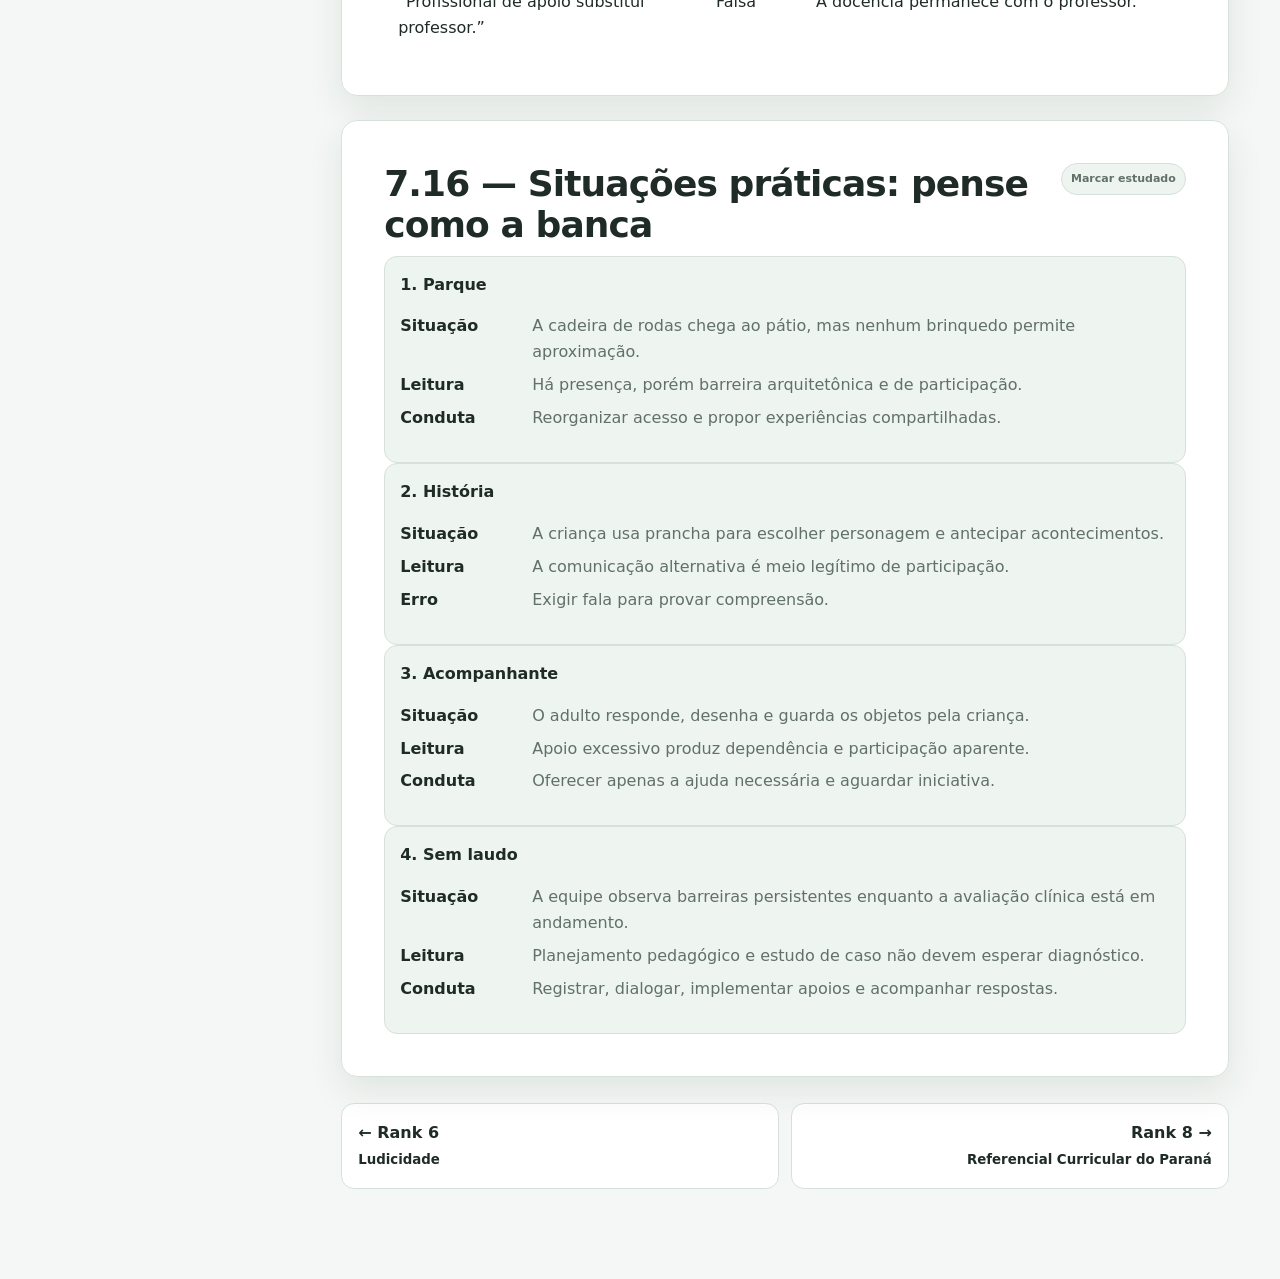
<file: ranks/rank-07-inclusao.html>
<!doctype html><html lang="pt-BR"><head><meta charset="utf-8"><meta name="viewport" content="width=device-width,initial-scale=1"><meta name="description" content="Educação Inclusiva, Educação Especial, AEE, LBI, PAEE e PEI para o Concurso de Educador Infantil de Cianorte — UniFil."><meta name="theme-color" content="#0e5a3d"><title>Rank 7 — Educação Inclusiva e Educação Especial</title><link rel="stylesheet" href="../assets/style.css"></head><body class="site-v2 rank-page" data-page-type="rank" data-rank="7" data-base="../"><header class="site-header"><div class="site-header-inner"><button class="icon-btn mobile-rank-toggle" type="button" onclick="toggleRankSidebar()">☰</button><a class="site-logo" href="../index.html"><span class="site-logo-mark">EI</span><span>Apostila Cianorte<small>Educador Infantil • UniFil</small></span></a><div class="site-spacer"></div><div class="search-box" style="width:min(42vw,460px)"><input id="globalSearch" type="search" placeholder="Pesquisar na apostila…" autocomplete="off"><div class="search-results" id="searchResults"></div></div><a class="icon-btn" href="../simulados/erros.html" title="Caderno de erros">★</a><button class="icon-btn" type="button" onclick="toggleTheme()">◐</button></div></header><div class="rank-layout"><aside class="rank-sidebar" id="rankSidebar"><a class="back-link" href="../index.html">← Painel de estudos</a><h3>Ranks</h3><ul class="rank-index"><li><a href="rank-01-bncc.html">Rank 1 — BNCC e DCNEI</a></li><li><a href="rank-02-ldb.html">Rank 2 — LDB</a></li><li><a href="rank-03-eca.html">Rank 3 — ECA</a></li><li><a href="rank-04-desenvolvimento.html">Rank 4 — Desenvolvimento</a></li><li><a href="rank-05-avaliacao.html">Rank 5 — Avaliação</a></li><li><a href="rank-06-ludicidade.html">Rank 6 — Ludicidade</a></li><li><a href="rank-07-inclusao.html" class="active">Rank 7 — Inclusão</a></li><li><a href="rank-08-referencial-parana.html">Rank 8 — RCP Paraná</a></li><li><a href="rank-09-planejamento-didatica.html">Rank 9 — Planejamento</a></li><li><a href="rank-10-gestao-democratica.html">Rank 10 — Gestão democrática</a></li><li><a href="rank-11-bullying-convivencia.html">Rank 11 — Bullying e convivência</a></li></ul><h3>Índice deste Rank</h3><ul class="rank-index"><li><a href="#r7-inicio">Visão geral</a></li><li><a href="#r7-banca">Como a UniFil cobra</a></li><li><a href="#r7-conceitos">Exclusão, segregação, integração e inclusão</a></li><li><a href="#r7-modelos">Modelos de deficiência</a></li><li><a href="#r7-publico">Público da Educação Especial</a></li><li><a href="#r7-legislacao">Mapa legal</a></li><li><a href="#r7-aee">AEE</a></li><li><a href="#r7-estudo-caso">Estudo de caso, PAEE e PEI</a></li><li><a href="#r7-barreiras">Barreiras</a></li><li><a href="#r7-acessibilidade">Acessibilidade e desenho universal</a></li><li><a href="#r7-praticas">Práticas pedagógicas</a></li><li><a href="#r7-avaliacao">Avaliação inclusiva</a></li><li><a href="#r7-profissionais">Professor, AEE e apoio</a></li><li><a href="#r7-familia">Família e rede</a></li><li><a href="#r7-perfis">TEA, deficiência e altas habilidades</a></li><li><a href="#r7-pegadinhas">Pegadinhas</a></li><li><a href="#r7-situacoes">Situações práticas</a></li><li><a href="#r7-adaptadas">Questões adaptadas</a></li><li><a href="#r7-autorais">Questões autorais</a></li><li><a href="#r7-simulado">Simulado</a></li><li><a href="#r7-resumo">Revisão e flashcards</a></li><li><a href="#r7-auditoria">Checklist e fontes</a></li></ul><div class="rank-progress-mini"><div class="rank-progress-row"><span>Domínio</span><span id="pageProgressText">0%</span></div><div class="progress-track"><div class="progress-bar" id="pageProgressBar"></div></div></div></aside><main class="rank-main"><section class="rank-hero"><div class="rank-hero-inner"><span class="eyebrow">Rank 7 • Prioridade A</span><h1>Educação Inclusiva e Educação Especial</h1><p>Da matrícula à participação real: barreiras, acessibilidade, AEE, estudo de caso, PAEE, PEI e decisões pedagógicas na Educação Infantil.</p><div class="rank-hero-meta"><span class="tag">Edital 001/2026</span><span class="tag">Legislação atualizada</span><span class="tag">50 questões</span><span class="tag">32 flashcards</span></div></div></section><div class="mode-bar"><div class="mode-bar-inner"><button class="mode-btn active" data-mode="study">Estudar</button><button class="mode-btn" data-mode="review">Revisão rápida</button><button class="mode-btn" data-mode="questions">Questões</button><button class="mode-btn" data-mode="flashcards">Flashcards</button><button class="mode-btn" data-mode="simulado">Simulado</button><button class="mode-btn" data-mode="all">Tudo</button><span class="mode-spacer"></span><button class="mode-btn" type="button" id="examToggle" onclick="toggleExamMode()">Modo prova</button></div></div><div class="content">

<section class="chapter" data-modes="study" id="r7-inicio"><div class="eyebrow">Mapa do capítulo</div><h2>Rank 7 — o que decide a questão</h2><p class="section-lead">A UniFil pode cobrar tanto literalidade legal quanto um caso cotidiano. O candidato precisa identificar se a conduta remove barreiras ou apenas mantém a criança matriculada, porém separada.</p><div class="grid-3"><div class="mini-card"><h3>Direito</h3><p>Sistema educacional inclusivo, sem discriminação e com igualdade de oportunidades.</p></div><div class="mini-card"><h3>Serviço</h3><p>AEE pedagógico, complementar ou suplementar e nunca substitutivo à classe comum.</p></div><div class="mini-card"><h3>Prática</h3><p>Barreira → potencialidade → apoio → participação → acompanhamento.</p></div></div><div class="callout danger"><strong>Erro clássico</strong>Imaginar que inclusão se encerra com matrícula, acompanhante ou sala de recursos. O núcleo é acesso, permanência, participação, aprendizagem e pertencimento.</div></section>

<section class="chapter" data-modes="study" id="r7-banca"><h2>7.1 — Como a UniFil pode cobrar</h2><table><thead><tr><th>Formato</th><th>Foco provável</th><th>Armadilha</th></tr></thead><tbody><tr><td>Literalidade</td><td>Preferencialmente; transversal; complementar; suplementar.</td><td>Trocar um termo juridicamente preciso.</td></tr><tr><td>Caso de CMEI</td><td>Barreira, apoio, participação e mediação.</td><td>Atribuir a dificuldade apenas à criança.</td></tr><tr><td>Funções</td><td>Professor comum, AEE, apoio e família.</td><td>Fazer um profissional substituir outro.</td></tr><tr><td>V/F</td><td>Laudo, currículo, avaliação e acessibilidade.</td><td>Usar “sempre”, “somente” ou “dispensa”.</td></tr></tbody></table><div class="callout"><strong>Regra de eliminação</strong>Desconfie de alternativas que condicionam direito educacional a laudo, retiram a criança do grupo como primeira solução, transformam apoio em substituição ou reduzem expectativas automaticamente.</div></section>

<section class="chapter" data-modes="study" id="r7-conceitos"><h2>7.2 — Exclusão, segregação, integração e inclusão</h2><table><thead><tr><th>Concepção</th><th>O que acontece</th><th>Imagem mental</th></tr></thead><tbody><tr><td>Exclusão</td><td>A pessoa fica fora do acesso ao sistema.</td><td>Não entra.</td></tr><tr><td>Segregação</td><td>É atendida em espaço separado por sua condição.</td><td>Entra em outro sistema.</td></tr><tr><td>Integração</td><td>Entra no sistema comum se conseguir adaptar-se ao padrão existente.</td><td>A criança deve mudar.</td></tr><tr><td>Inclusão</td><td>O sistema reconhece a diversidade e remove barreiras.</td><td>O ambiente também muda.</td></tr></tbody></table><p>A diferença entre integração e inclusão é campeã de prova. Na integração, a adaptação recai predominantemente sobre o estudante. Na inclusão, a instituição revê currículo, ambiente, comunicação, atitudes e avaliação.</p></section>

<section class="chapter" data-modes="study" id="r7-modelos"><h2>7.3 — Modelos de compreensão da deficiência</h2><table><thead><tr><th>Modelo</th><th>Centro da explicação</th><th>Risco pedagógico</th></tr></thead><tbody><tr><td>Médico/individual</td><td>Impedimento localizado no corpo ou indivíduo.</td><td>Esperar “normalização” antes de ensinar.</td></tr><tr><td>Social</td><td>Interação entre impedimentos e barreiras sociais.</td><td>Não nega necessidades individuais; desloca o foco para direitos e ambientes.</td></tr><tr><td>Biopsicossocial</td><td>Fatores corporais, pessoais, ambientais e participação.</td><td>Exige análise contextual, não mero código diagnóstico.</td></tr></tbody></table><p>A LBI define pessoa com deficiência considerando impedimento de longo prazo que, em interação com barreiras, pode obstruir participação plena e efetiva em igualdade de condições.</p><div class="callout warning"><strong>Pegadinha</strong>O modelo social não afirma que o impedimento “não existe”. Afirma que a deficiência não pode ser explicada apenas pelo indivíduo, pois as barreiras agravam ou produzem restrições.</div></section>

<section class="chapter" data-modes="study" id="r7-publico"><h2>7.4 — Público da Educação Especial</h2><div class="grid-3"><div class="mini-card"><h3>Deficiência</h3><p>Impedimentos de longo prazo físicos, mentais, intelectuais ou sensoriais em interação com barreiras.</p></div><div class="mini-card"><h3>TEA</h3><p>Perfis diversos de comunicação, interação, comportamento, interesses e processamento sensorial.</p></div><div class="mini-card"><h3>Altas habilidades</h3><p>Potencial elevado em uma ou mais áreas; pode exigir enriquecimento e suplementação.</p></div></div><p>Dificuldade escolar, vulnerabilidade social ou transtorno específico de aprendizagem não tornam automaticamente alguém público da Educação Especial. Isso não elimina o dever da escola de oferecer apoio pedagógico e acessibilidade.</p><p><b>Dupla excepcionalidade:</b> altas habilidades podem coexistir com deficiência, TEA ou dificuldades específicas. Bom desempenho em uma área não prova desenvolvimento uniforme.</p></section>

<section class="chapter" data-modes="study" id="r7-legislacao"><h2>7.5 — Mapa legal que pode cair</h2><table><thead><tr><th>Norma</th><th>Núcleo para a prova</th></tr></thead><tbody><tr><td>Constituição, art. 208, III</td><td>AEE, preferencialmente na rede regular de ensino.</td></tr><tr><td>LDB, arts. 58–60</td><td>Modalidade, serviços de apoio, currículos, métodos, recursos e professores.</td></tr><tr><td>Política de 2008</td><td>Acesso, participação e aprendizagem no ensino regular; transversalidade e AEE.</td></tr><tr><td>Convenção sobre os Direitos das Pessoas com Deficiência</td><td>Sistema educacional inclusivo em todos os níveis, sem exclusão por deficiência.</td></tr><tr><td>LBI, arts. 27–30</td><td>Educação inclusiva, acessibilidade, adaptações razoáveis, recursos e não discriminação.</td></tr><tr><td>Decretos nº 12.686/2025 e nº 12.773/2025</td><td>PNEEI atual, AEE, estudo de caso, PAEE e PEI.</td></tr><tr><td>Lei nº 12.764/2012</td><td>Direitos da pessoa com TEA e enquadramento como pessoa com deficiência para efeitos legais.</td></tr></tbody></table><p><b>Atualização importante:</b> o edital de 2026 permite cobrança da política na perspectiva inclusiva e da regulamentação vigente. Por isso, o capítulo preserva o núcleo histórico de 2008 e inclui as regras nacionais atualizadas em 2025.</p></section>

<section class="chapter" data-modes="study" id="r7-aee"><h2>7.6 — Atendimento Educacional Especializado</h2><p>O AEE é atividade pedagógica destinada a identificar, desenvolver e organizar recursos e estratégias de acessibilidade, articulando-os ao ensino comum.</p><table><thead><tr><th>É</th><th>Não é</th></tr></thead><tbody><tr><td>Complementar para deficiência e TEA.</td><td>Substituição da classe comum.</td></tr><tr><td>Suplementar para altas habilidades.</td><td>Mais exercícios do mesmo conteúdo.</td></tr><tr><td>Pedagógico e articulado ao PPP.</td><td>Consulta clínica ou terapia.</td></tr><tr><td>Voltado a barreiras, recursos e participação.</td><td>Depósito de estudantes “difíceis”.</td></tr><tr><td>Construído com escola, família e estudante.</td><td>Responsabilidade isolada da sala de recursos.</td></tr></tbody></table><p>A matrícula e a frequência no AEE não substituem a matrícula e frequência na classe comum. A oferta não pode ser condicionada a diagnóstico, laudo ou relatório de profissional da saúde.</p></section>

<section class="chapter" data-modes="study" id="r7-estudo-caso"><h2>7.7 — Estudo de caso, PAEE e PEI</h2><p>O estudo de caso é metodologia pedagógica de produção e sistematização de informações. Ele antecede os planos individualizados.</p><ol><li>identificar demandas individuais e barreiras;</li><li>analisar contexto escolar e situações de participação;</li><li>reconhecer potencialidades, interesses e apoios necessários;</li><li>definir estratégias e recursos para eliminar barreiras;</li><li>acompanhar efeitos e revisar continuamente.</li></ol><table><thead><tr><th>Documento</th><th>Função</th></tr></thead><tbody><tr><td>PAEE</td><td>Organiza o Atendimento Educacional Especializado.</td></tr><tr><td>PEI</td><td>Orienta sala comum, AEE, ações colaborativas e articulação intersetorial.</td></tr></tbody></table><p>Na regulamentação atual, são documentos individualizados, pedagógicos, continuamente atualizados, derivados do estudo de caso e institucionalizados no PPP. Não são laudos, contratos de redução curricular nem responsabilidade exclusiva de um profissional.</p></section>

<section class="chapter" data-modes="study" id="r7-barreiras"><h2>7.8 — Barreiras: aprenda a classificar</h2><table><thead><tr><th>Tipo</th><th>Exemplo no CMEI</th></tr></thead><tbody><tr><td>Urbanística/arquitetônica</td><td>Entrada, banheiro ou parque inacessível.</td></tr><tr><td>Comunicacional</td><td>Rotina apenas oral para quem precisa de pistas visuais; vídeo sem legenda.</td></tr><tr><td>Atitudinal</td><td>Preconceito, infantilização, baixa expectativa e exclusão de atividades.</td></tr><tr><td>Tecnológica</td><td>Aplicativo ou equipamento incompatível com recurso assistivo.</td></tr><tr><td>Nos transportes</td><td>Veículo, embarque ou informação sem acessibilidade.</td></tr><tr><td>Pedagógica/metodológica</td><td>Uma única forma de ensinar, participar ou responder.</td></tr></tbody></table><div class="callout"><strong>Como responder casos</strong>Não pergunte primeiro “qual é o déficit?”. Pergunte “o que, nesta atividade e neste ambiente, impede acesso, comunicação, participação ou aprendizagem?”.</div></section>

<section class="chapter" data-modes="study" id="r7-acessibilidade"><h2>7.9 — Acessibilidade, desenho universal e adaptação razoável</h2><table><thead><tr><th>Conceito</th><th>Aplicação</th></tr></thead><tbody><tr><td>Acessibilidade</td><td>Condição de uso autônomo e seguro de espaços, informação, comunicação, tecnologias e serviços.</td></tr><tr><td>Desenho universal</td><td>Planejar desde o início para ampla diversidade de usuários.</td></tr><tr><td>Adaptação razoável</td><td>Ajuste necessário e adequado ao caso concreto, sem ônus desproporcional ou indevido.</td></tr><tr><td>Tecnologia assistiva</td><td>Produtos, recursos, metodologias, estratégias, práticas e serviços que ampliam funcionalidade e participação.</td></tr></tbody></table><p>Desenho universal não elimina toda necessidade individual. Um ambiente amplamente acessível ainda pode exigir prancha de comunicação, material ampliado, apoio postural ou tempo adicional.</p></section>

<section class="chapter" data-modes="study" id="r7-praticas"><h2>7.10 — Práticas pedagógicas inclusivas na Educação Infantil</h2><ul><li>antecipar rotinas com objetos, imagens, gestos ou fala, conforme a criança;</li><li>oferecer diferentes formas de explorar, comunicar, escolher e produzir;</li><li>organizar materiais ao alcance e rotas de circulação;</li><li>usar interesses da criança como ponte, sem restringir todo o currículo a eles;</li><li>variar agrupamentos e promover relações entre pares;</li><li>graduar apoios e retirar ajuda excessiva para ampliar autonomia;</li><li>preservar participação no grupo, evitando tarefas paralelas permanentes;</li><li>documentar avanços, barreiras persistentes e eficácia dos apoios.</li></ul><div class="callout danger"><strong>Ajuda que atrapalha</strong>Fazer tudo pela criança pode criar “participação aparente”: o produto aparece, mas escolha, iniciativa e aprendizagem desaparecem.</div></section>

<section class="chapter" data-modes="study" id="r7-avaliacao"><h2>7.11 — Avaliação inclusiva</h2><p>A avaliação mantém objetivos pedagógicos, mas diversifica condições, recursos e formas de expressão. Apoio não é aprovação automática nem “facilitação”.</p><table><thead><tr><th>Objetivo</th><th>Possível meio acessível</th></tr></thead><tbody><tr><td>Reconhecer personagens</td><td>Apontar imagens, usar comunicação alternativa ou resposta oral.</td></tr><tr><td>Organizar sequência narrativa</td><td>Objetos, cartões, gestos, desenho ou dramatização.</td></tr><tr><td>Participar de jogo coletivo</td><td>Regra adaptada, parceiro, apoio visual ou material estabilizado.</td></tr></tbody></table><p>Se o objetivo é compreensão, exigir exclusivamente fala pode medir a barreira de comunicação em vez do conhecimento. O registro deve comparar a criança consigo mesma, descrever processos e orientar novos apoios.</p></section>

<section class="chapter" data-modes="study" id="r7-profissionais"><h2>7.12 — Quem faz o quê?</h2><table><thead><tr><th>Participante</th><th>Responsabilidade central</th></tr></thead><tbody><tr><td>Professor da turma</td><td>Planeja e conduz o currículo comum, observa e articula apoios.</td></tr><tr><td>Professor do AEE</td><td>Estudo de caso, recursos de acessibilidade, PAEE e articulação pedagógica.</td></tr><tr><td>Profissional de apoio</td><td>Apoia alimentação, higiene, locomoção e participação conforme necessidade; não assume docência.</td></tr><tr><td>Gestão</td><td>Garante acessibilidade, organização institucional, formação e colaboração.</td></tr><tr><td>Equipe multiprofissional/rede</td><td>Contribui dentro de suas competências, sem substituir decisões pedagógicas.</td></tr></tbody></table><p>A criança não “pertence” ao acompanhante ou ao AEE. É estudante da turma e responsabilidade da instituição.</p></section>

<section class="chapter" data-modes="study" id="r7-familia"><h2>7.13 — Família, escola e articulação intersetorial</h2><p>A família conhece modos de comunicação, rotina, preferências e necessidades, mas não deve ser procurada apenas para queixas. O diálogo inclui potencialidades, objetivos, apoios e evidências observadas.</p><p>Saúde, assistência social e educação podem cooperar. Essa articulação não medicaliza a escola: laudo não escreve planejamento, terapeuta não substitui professor e decisão clínica não suspende direito de participação.</p><div class="callout warning"><strong>Sigilo e dignidade</strong>Informações pessoais devem circular somente entre quem precisa delas para garantir direitos. Expor diagnóstico ao grupo ou usar rótulo como explicação pedagógica viola dignidade.</div></section>

<section class="chapter" data-modes="study" id="r7-perfis"><h2>7.14 — TEA, deficiências e altas habilidades sem receitas</h2><table><thead><tr><th>Situação</th><th>Apoios possíveis</th><th>Evite</th></tr></thead><tbody><tr><td>TEA</td><td>Antecipação, comunicação acessível, apoio sensorial, interesses como ponte.</td><td>Estratégia única baseada no diagnóstico ou isolamento automático.</td></tr><tr><td>Deficiência intelectual</td><td>Experiências concretas, tempo, mediação, linguagem clara e desafio progressivo.</td><td>Infantilização e repetição mecânica.</td></tr><tr><td>Deficiência física</td><td>Posicionamento, alcance, mobiliário, tecnologia assistiva e tempo.</td><td>Fazer tudo pela criança.</td></tr><tr><td>Surdez</td><td>Acesso linguístico, visualidade e Libras conforme necessidade e proposta educacional.</td><td>Reduzir comunicação à leitura labial.</td></tr><tr><td>Deficiência visual</td><td>Descrição, exploração tátil, contraste, áudio, orientação e mobilidade.</td><td>Retirar experiências visuais em vez de torná-las acessíveis.</td></tr><tr><td>Altas habilidades</td><td>Enriquecimento, investigação, complexidade e criação.</td><td>Mais exercícios iguais ou função permanente de “ajudante”.</td></tr></tbody></table></section>

<section class="chapter" data-modes="study" id="r7-pegadinhas"><h2>7.15 — Pegadinhas que podem aparecer</h2><table><thead><tr><th>Afirmação</th><th>Situação</th><th>Correção</th></tr></thead><tbody><tr><td>“AEE substitui a classe comum.”</td><td class="audit-no">Falsa</td><td>Complementa ou suplementa.</td></tr><tr><td>“AEE é reforço escolar.”</td><td class="audit-no">Falsa</td><td>Trabalha recursos e barreiras.</td></tr><tr><td>“Laudo é requisito para apoio.”</td><td class="audit-no">Falsa</td><td>A oferta não pode ser condicionada.</td></tr><tr><td>“Equidade é dar o mesmo a todos.”</td><td class="audit-no">Falsa</td><td>Considera necessidades para garantir direitos.</td></tr><tr><td>“Adaptar é reduzir objetivo.”</td><td class="audit-no">Falsa</td><td>Pode mudar acesso, tempo, recurso ou expressão.</td></tr><tr><td>“A inclusão é função do AEE.”</td><td class="audit-no">Falsa</td><td>É responsabilidade institucional.</td></tr><tr><td>“Altas habilidades aparecem em tudo.”</td><td class="audit-no">Falsa</td><td>Podem ser específicas e coexistir com dificuldades.</td></tr><tr><td>“Profissional de apoio substitui professor.”</td><td class="audit-no">Falsa</td><td>A docência permanece com o professor.</td></tr></tbody></table></section>

<section class="chapter" data-modes="study" id="r7-situacoes"><h2>7.16 — Situações práticas: pense como a banca</h2><div class="situation"><h4>1. Parque</h4><dl><dt>Situação</dt><dd>A cadeira de rodas chega ao pátio, mas nenhum brinquedo permite aproximação.</dd><dt>Leitura</dt><dd>Há presença, porém barreira arquitetônica e de participação.</dd><dt>Conduta</dt><dd>Reorganizar acesso e propor experiências compartilhadas.</dd></dl></div><div class="situation"><h4>2. História</h4><dl><dt>Situação</dt><dd>A criança usa prancha para escolher personagem e antecipar acontecimentos.</dd><dt>Leitura</dt><dd>A comunicação alternativa é meio legítimo de participação.</dd><dt>Erro</dt><dd>Exigir fala para provar compreensão.</dd></dl></div><div class="situation"><h4>3. Acompanhante</h4><dl><dt>Situação</dt><dd>O adulto responde, desenha e guarda os objetos pela criança.</dd><dt>Leitura</dt><dd>Apoio excessivo produz dependência e participação aparente.</dd><dt>Conduta</dt><dd>Oferecer apenas a ajuda necessária e aguardar iniciativa.</dd></dl></div><div class="situation"><h4>4. Sem laudo</h4><dl><dt>Situação</dt><dd>A equipe observa barreiras persistentes enquanto a avaliação clínica está em andamento.</dd><dt>Leitura</dt><dd>Planejamento pedagógico e estudo de caso não devem esperar diagnóstico.</dd><dt>Conduta</dt><dd>Registrar, dialogar, implementar apoios e acompanhar respostas.</dd></dl></div></section>

<section class="chapter" data-modes="questions" id="r7-adaptadas"><h2>7.17 — Questões adaptadas no padrão UniFil</h2><p class="section-lead">15 questões sobre conceitos, legislação e relações que a banca pode inverter.</p><div id="r7AdaptedQuiz"></div><div class="quiz-toolbar"><button class="btn btn-primary" onclick="gradeGroup('r7adapted')">Corrigir bloco</button><button class="btn" onclick="resetGroup('r7adapted')">Limpar</button><span class="score" id="r7AdaptedScore">Resultado ainda não calculado.</span></div></section>
<section class="chapter" data-modes="questions" id="r7-autorais"><h2>7.18 — Questões autorais de aprofundamento</h2><p class="section-lead">15 situações para analisar barreiras, apoios e responsabilidade institucional.</p><div id="r7AuthorialQuiz"></div><div class="quiz-toolbar"><button class="btn btn-primary" onclick="gradeGroup('r7authorial')">Corrigir bloco</button><button class="btn" onclick="resetGroup('r7authorial')">Limpar</button><span class="score" id="r7AuthorialScore">Resultado ainda não calculado.</span></div></section>
<section class="chapter" data-modes="simulado" id="r7-simulado"><h2>7.19 — Simulado Rank 7</h2><p class="section-lead">20 questões exclusivas. Faça sem consultar. Meta de domínio: 80%.</p><div id="r7MockQuiz"></div><div class="quiz-toolbar"><button class="btn btn-primary" onclick="gradeGroup('r7mock')">Corrigir simulado</button><button class="btn" onclick="resetGroup('r7mock')">Limpar</button><span class="score" id="r7MockScore">Resultado ainda não calculado.</span></div><div class="quiz-summary" id="r7MockReview"><strong>Diagnóstico</strong> A lista de revisão aparecerá após a correção.</div></section>

<section class="chapter" data-modes="flashcards review" id="r7-resumo"><h2>7.20 — Revisão final</h2><div class="card"><table><tbody><tr><th>Inclusão</th><td>O sistema remove barreiras; não exige adaptação solitária da criança.</td></tr><tr><th>Educação Especial</th><td>Modalidade transversal.</td></tr><tr><th>AEE</th><td>Complementar para deficiência/TEA; suplementar para altas habilidades.</td></tr><tr><th>Regra absoluta</th><td>AEE não substitui classe comum e não depende de laudo.</td></tr><tr><th>Planejamento</th><td>Estudo de caso → PAEE/PEI → acompanhamento contínuo.</td></tr><tr><th>Acessibilidade</th><td>Desenho universal + adaptações razoáveis + tecnologia assistiva.</td></tr><tr><th>Responsabilidade</th><td>Institucional e colaborativa; apoio não substitui docência.</td></tr><tr><th>Resultado</th><td>Acesso, permanência, participação, aprendizagem e pertencimento.</td></tr></tbody></table></div><h3 style="margin-top:28px">32 flashcards</h3><div class="flashcards" id="r7FlashcardGrid"></div></section>

<section class="chapter" data-modes="review" id="r7-auditoria"><h2>7.21 — Checklist de domínio e fontes</h2><div class="grid-2"><div><h3>Marque quando conseguir sem consultar</h3><div class="checklist"><label class="check-item"><input data-progress="r7-1" type="checkbox"><span>Diferencio integração e inclusão.</span></label><label class="check-item"><input data-progress="r7-2" type="checkbox"><span>Identifico o público da Educação Especial.</span></label><label class="check-item"><input data-progress="r7-3" type="checkbox"><span>Explico complementar × suplementar × substitutivo.</span></label><label class="check-item"><input data-progress="r7-4" type="checkbox"><span>Sei por que o AEE não depende de laudo.</span></label><label class="check-item"><input data-progress="r7-5" type="checkbox"><span>Diferencio barreiras e recursos de acessibilidade.</span></label><label class="check-item"><input data-progress="r7-6" type="checkbox"><span>Distingo funções do professor, AEE e apoio.</span></label><label class="check-item"><input data-progress="r7-7" type="checkbox"><span>Resolvo situações inclusivas sem reduzir expectativas.</span></label><label class="check-item"><input data-progress="r7-8" type="checkbox"><span>Atingi pelo menos 80% no simulado.</span></label></div></div><div><h3>Fontes oficiais</h3><ul><li>Constituição Federal, art. 208, III.</li><li>Lei nº 9.394/1996, arts. 58 a 60.</li><li>Convenção sobre os Direitos das Pessoas com Deficiência.</li><li>Lei nº 13.146/2015 — Lei Brasileira de Inclusão.</li><li>Política Nacional de Educação Especial na Perspectiva da Educação Inclusiva, MEC, 2008.</li><li>Decretos nº 12.686/2025 e nº 12.773/2025.</li><li>Lei nº 12.764/2012 — direitos da pessoa com TEA.</li></ul><div class="callout"><strong>Critério de conclusão</strong>Você domina o Rank quando lê um caso, identifica a barreira, propõe apoio proporcional e explica por que ele amplia participação sem substituir a criança ou o professor.</div></div></div><div class="quiz-toolbar"><button class="btn btn-soft" onclick="resetCurrentRank()">Zerar somente o Rank 7</button></div></section>

<div class="rank-footer-nav"><a href="rank-06-ludicidade.html">← Rank 6<br><small>Ludicidade</small></a><a href="rank-08-referencial-parana.html">Rank 8 →<br><small>Referencial Curricular do Paraná</small></a></div></div></main></div><script src="../assets/data.js"></script><script src="../assets/search-index.js"></script><script src="../assets/app.js"></script></body></html>
</file>
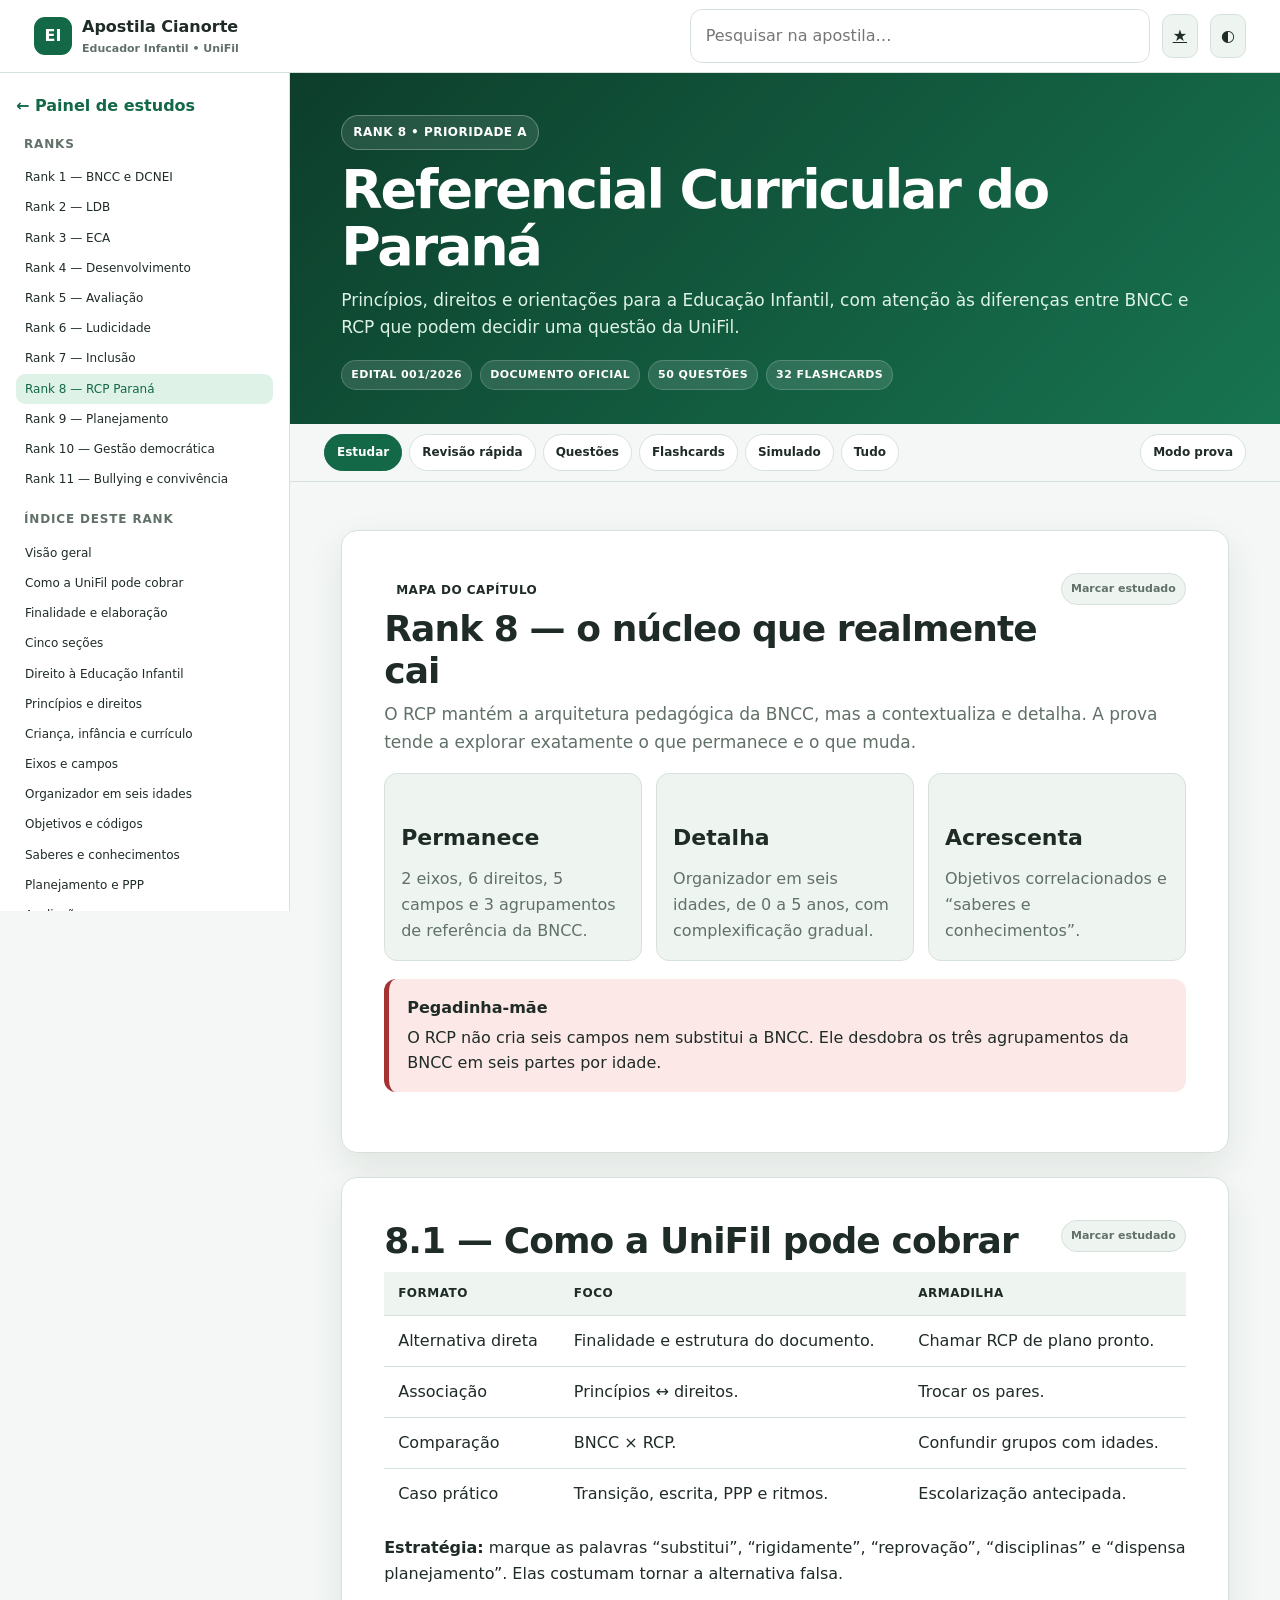
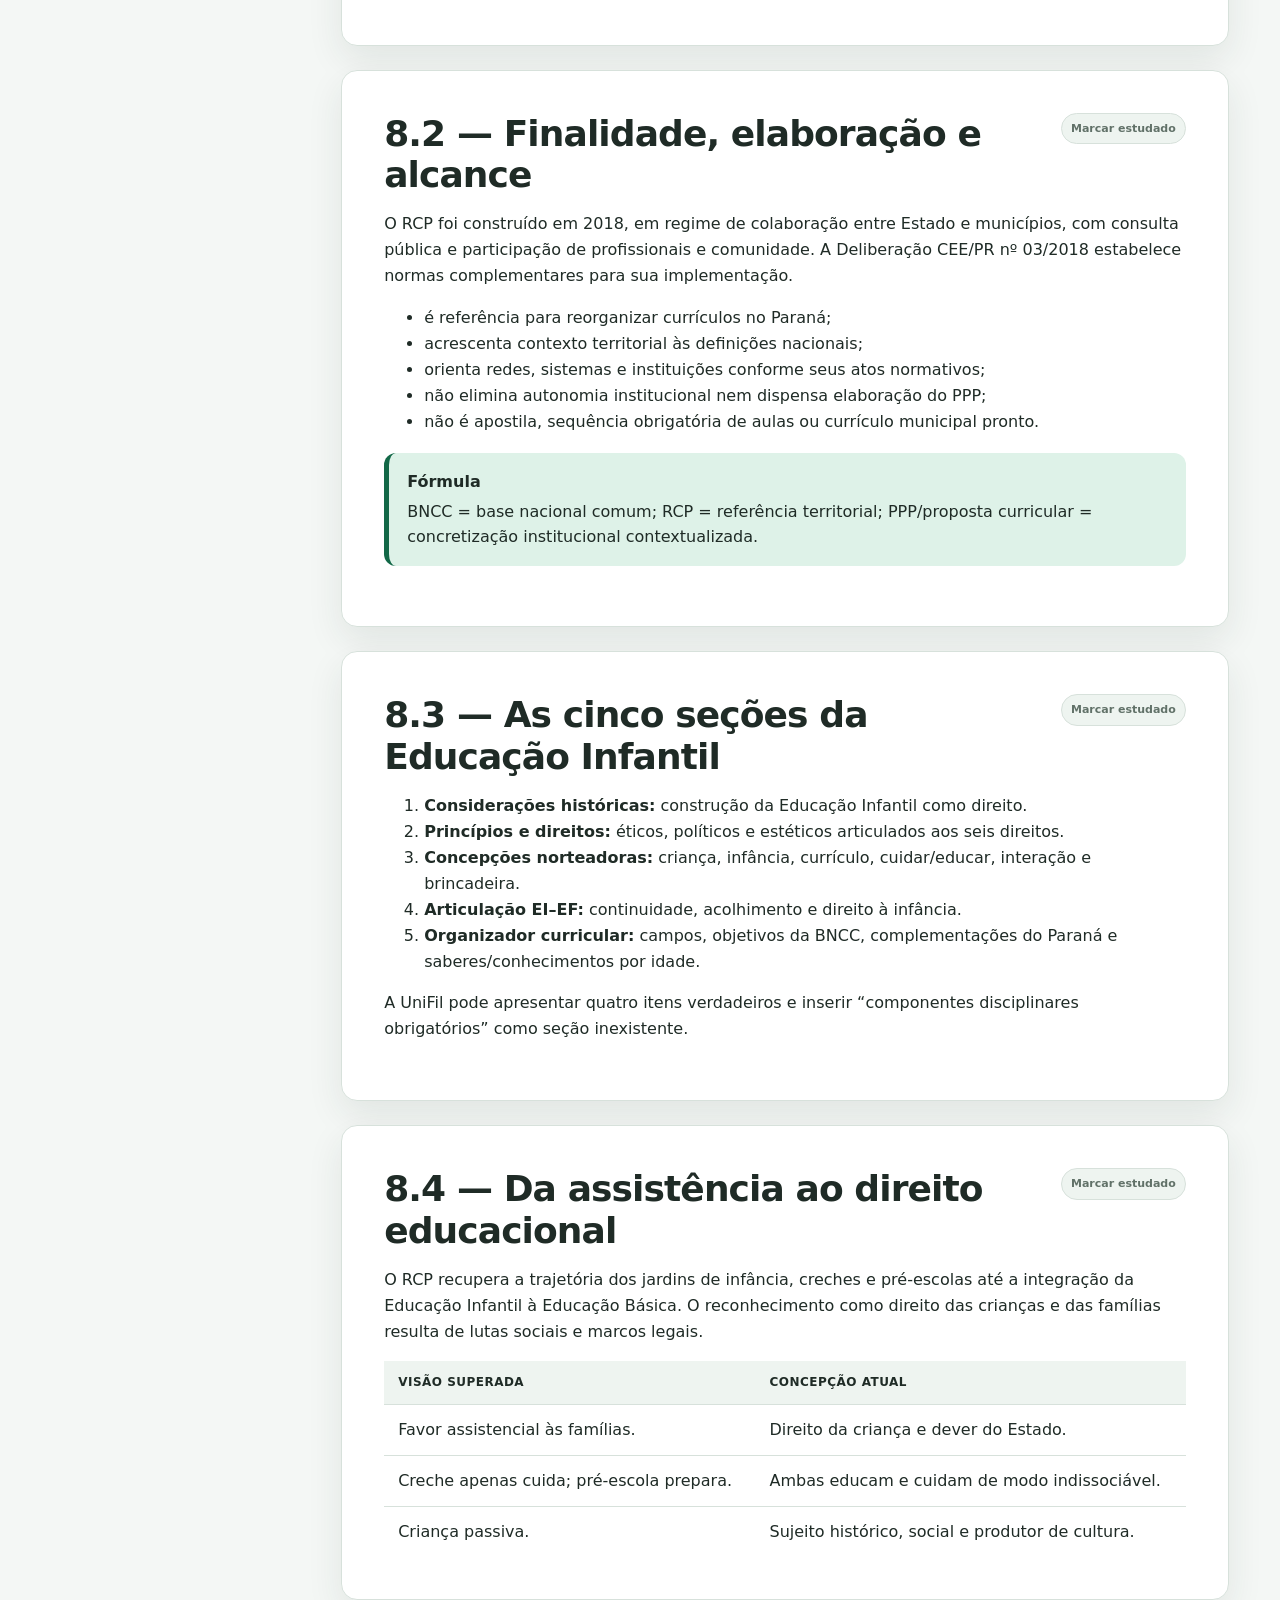
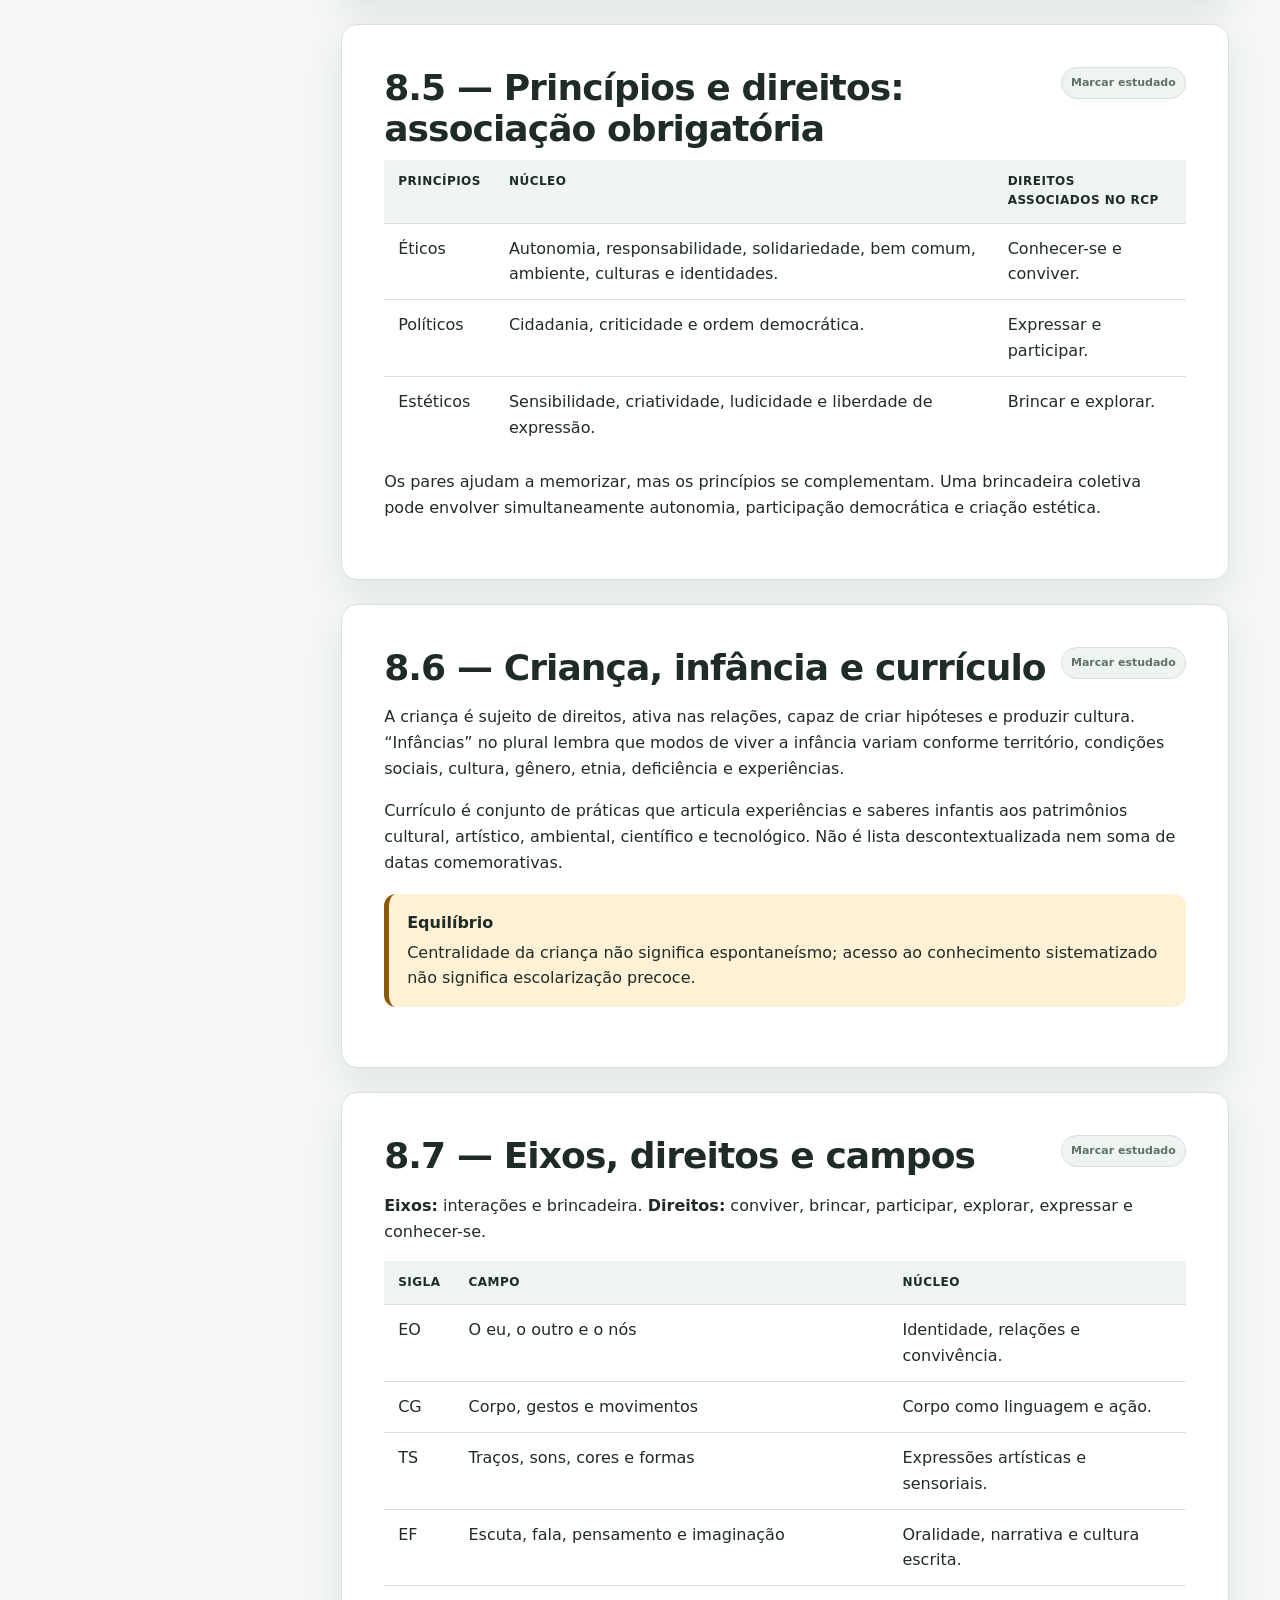
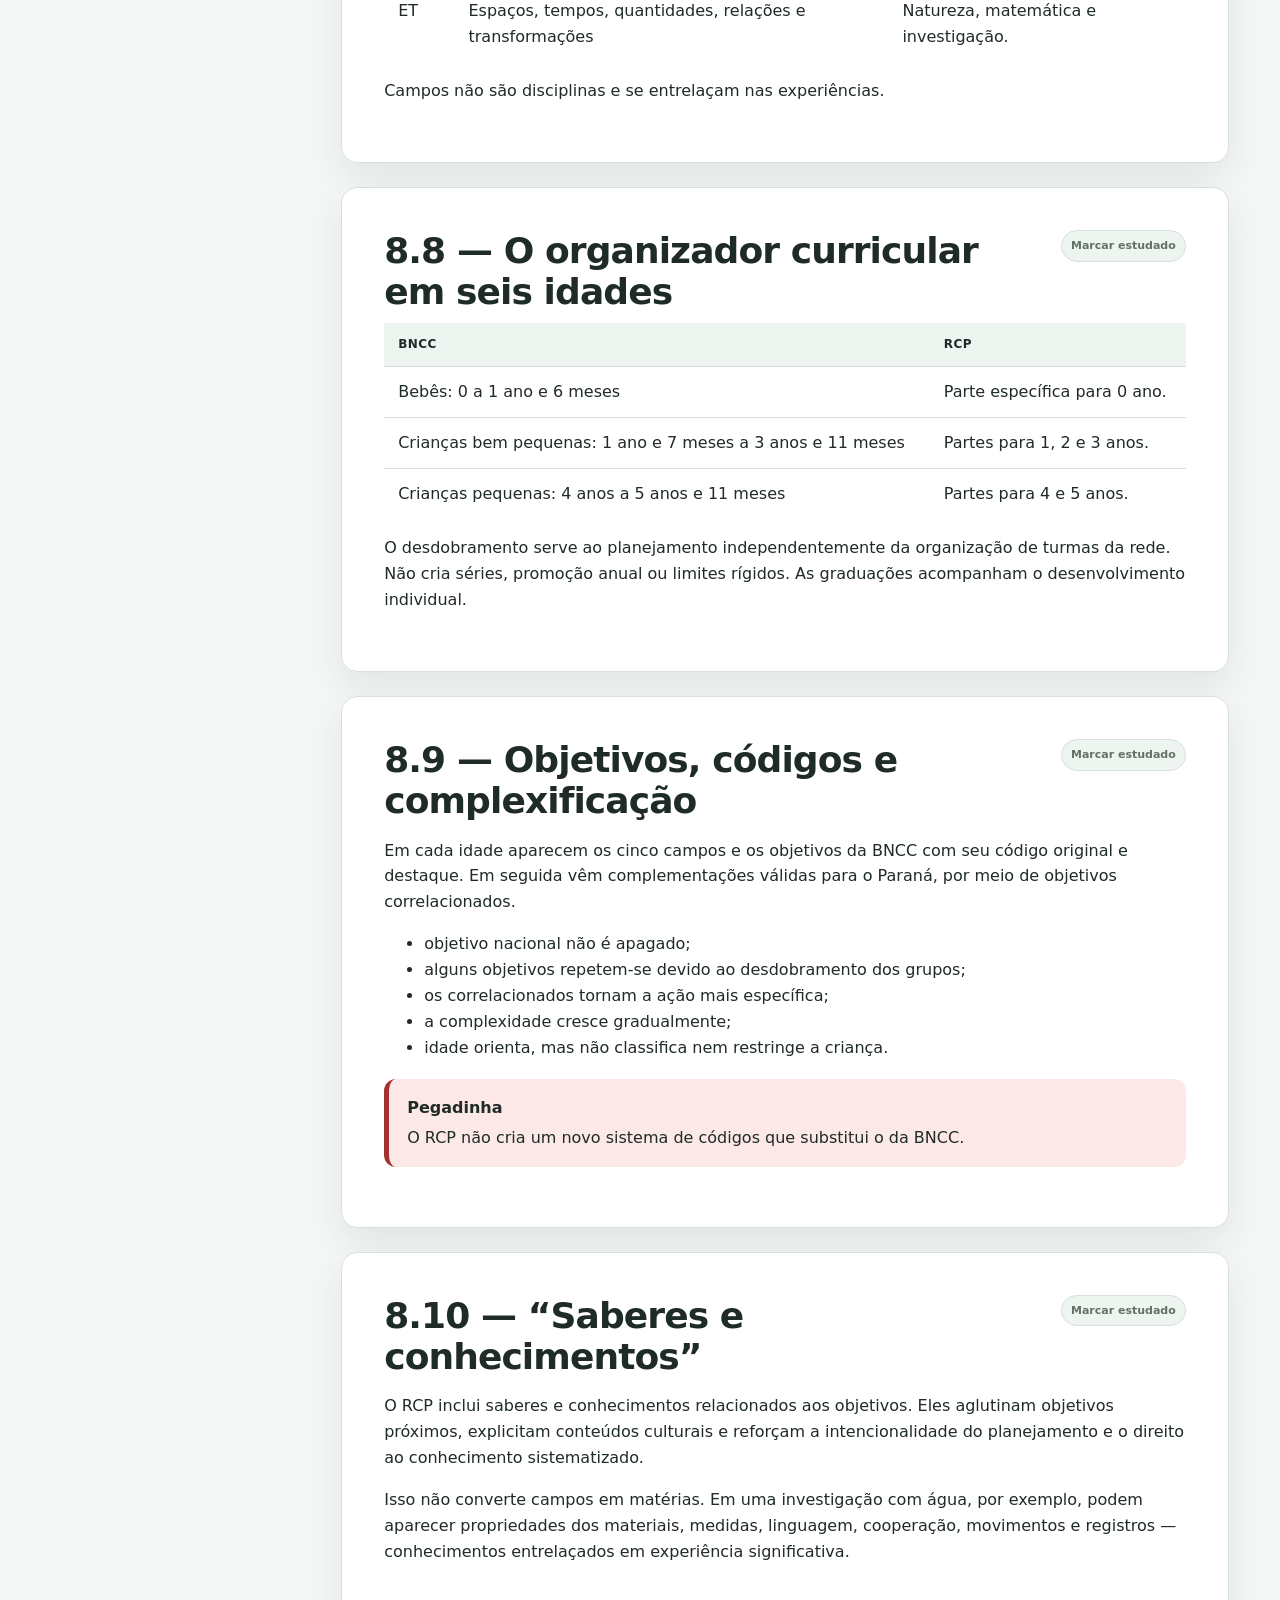
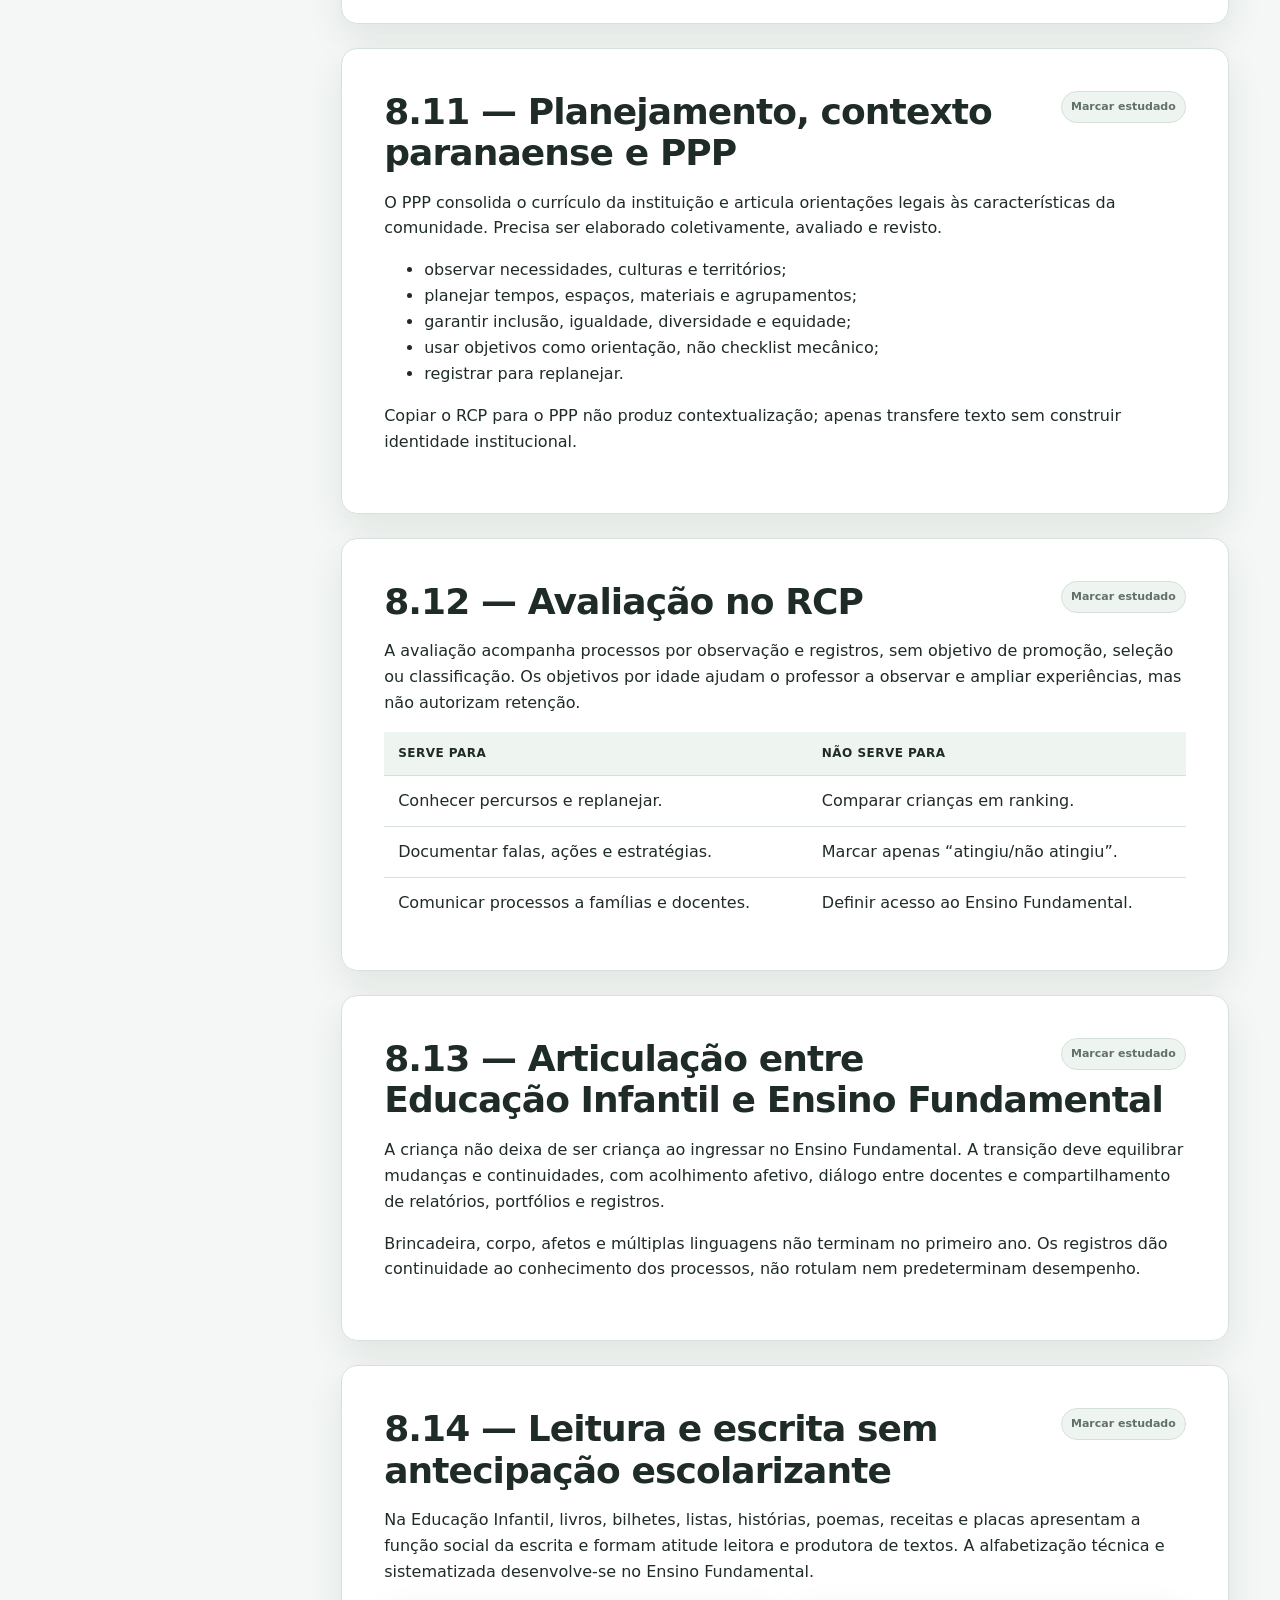
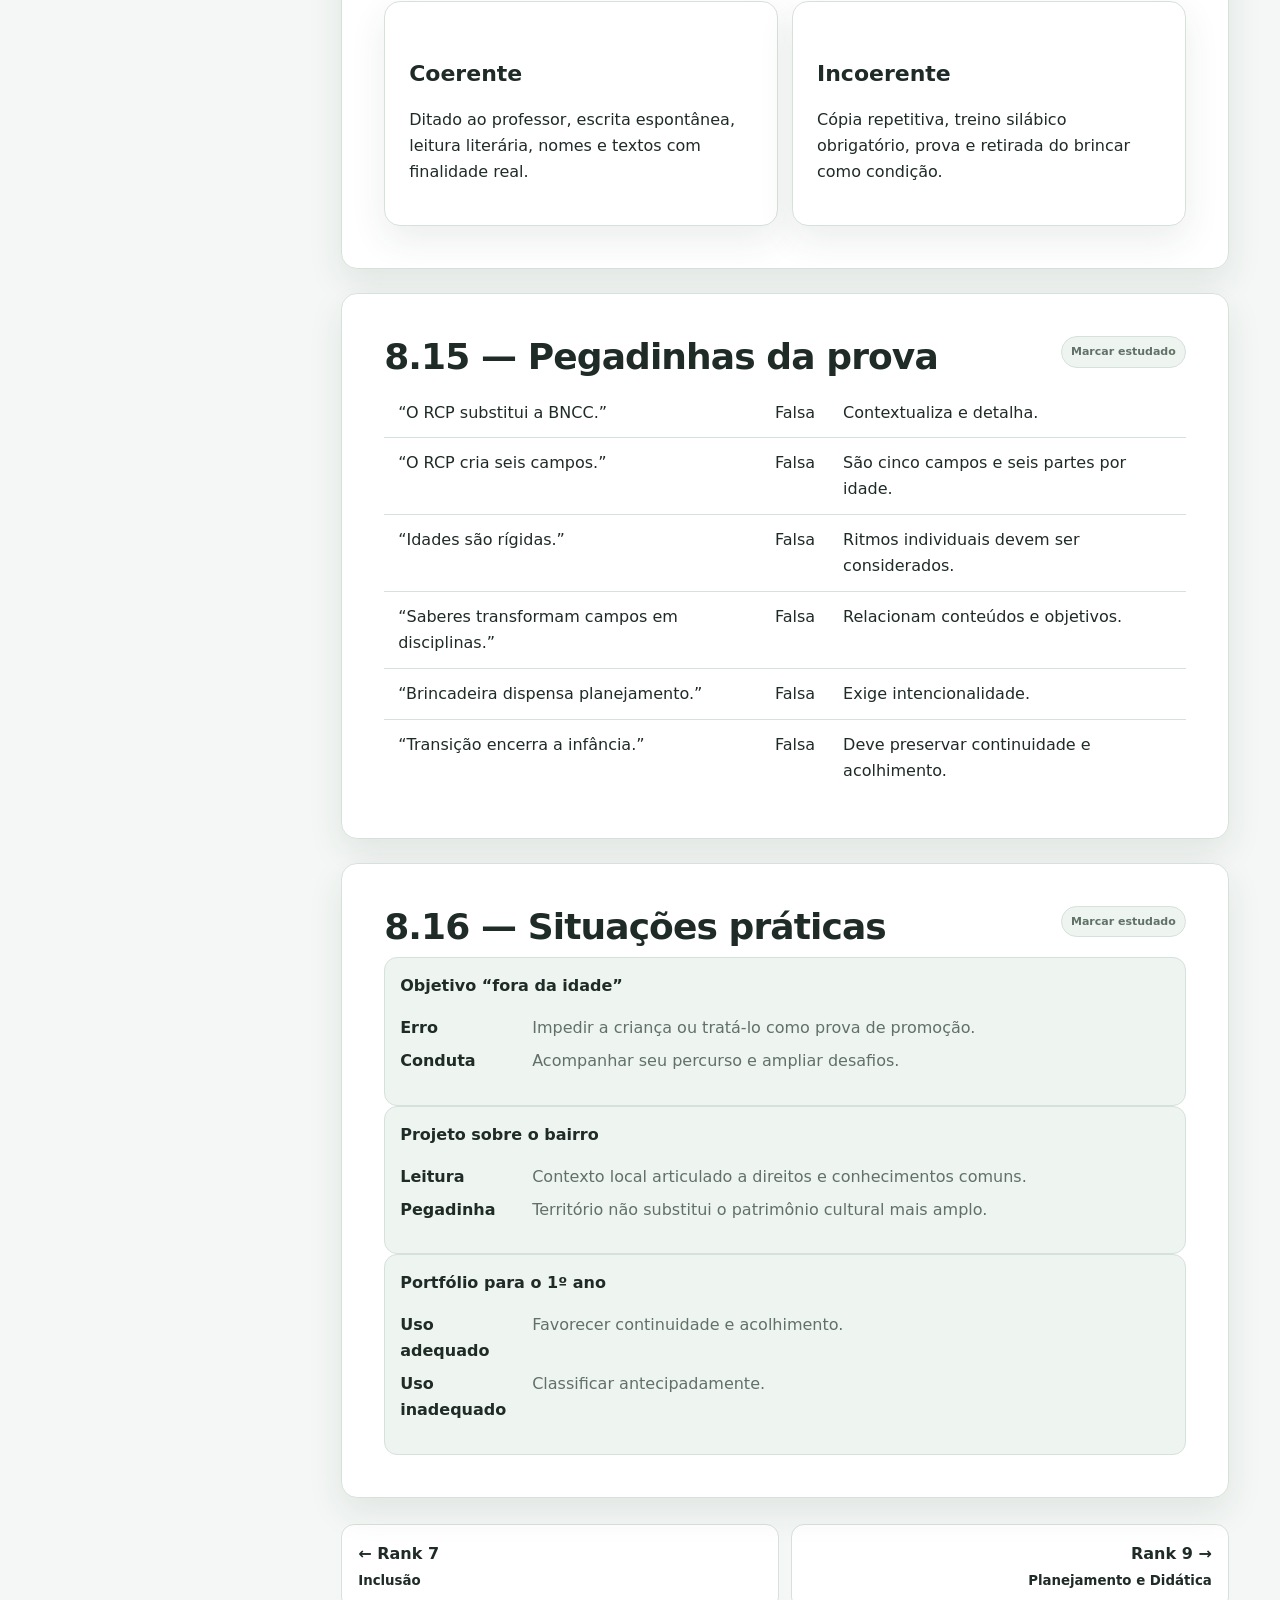
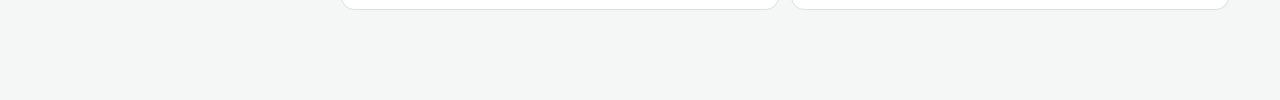
<file: ranks/rank-08-referencial-parana.html>
<!doctype html><html lang="pt-BR"><head><meta charset="utf-8"><meta name="viewport" content="width=device-width,initial-scale=1"><meta name="description" content="Referencial Curricular do Paraná para Educação Infantil — concurso de Educador Infantil de Cianorte, banca UniFil."><meta name="theme-color" content="#0e5a3d"><title>Rank 8 — Referencial Curricular do Paraná</title><link rel="stylesheet" href="../assets/style.css"></head><body class="site-v2 rank-page" data-page-type="rank" data-rank="8" data-base="../"><header class="site-header"><div class="site-header-inner"><button class="icon-btn mobile-rank-toggle" type="button" onclick="toggleRankSidebar()">☰</button><a class="site-logo" href="../index.html"><span class="site-logo-mark">EI</span><span>Apostila Cianorte<small>Educador Infantil • UniFil</small></span></a><div class="site-spacer"></div><div class="search-box" style="width:min(42vw,460px)"><input id="globalSearch" type="search" placeholder="Pesquisar na apostila…" autocomplete="off"><div class="search-results" id="searchResults"></div></div><a class="icon-btn" href="../simulados/erros.html" title="Caderno de erros">★</a><button class="icon-btn" type="button" onclick="toggleTheme()">◐</button></div></header><div class="rank-layout"><aside class="rank-sidebar" id="rankSidebar"><a class="back-link" href="../index.html">← Painel de estudos</a><h3>Ranks</h3><ul class="rank-index"><li><a href="rank-01-bncc.html">Rank 1 — BNCC e DCNEI</a></li><li><a href="rank-02-ldb.html">Rank 2 — LDB</a></li><li><a href="rank-03-eca.html">Rank 3 — ECA</a></li><li><a href="rank-04-desenvolvimento.html">Rank 4 — Desenvolvimento</a></li><li><a href="rank-05-avaliacao.html">Rank 5 — Avaliação</a></li><li><a href="rank-06-ludicidade.html">Rank 6 — Ludicidade</a></li><li><a href="rank-07-inclusao.html">Rank 7 — Inclusão</a></li><li><a href="rank-08-referencial-parana.html" class="active">Rank 8 — RCP Paraná</a></li><li><a href="rank-09-planejamento-didatica.html">Rank 9 — Planejamento</a></li><li><a href="rank-10-gestao-democratica.html">Rank 10 — Gestão democrática</a></li><li><a href="rank-11-bullying-convivencia.html">Rank 11 — Bullying e convivência</a></li></ul><h3>Índice deste Rank</h3><ul class="rank-index"><li><a href="#r8-inicio">Visão geral</a></li><li><a href="#r8-banca">Como a UniFil pode cobrar</a></li><li><a href="#r8-finalidade">Finalidade e elaboração</a></li><li><a href="#r8-estrutura">Cinco seções</a></li><li><a href="#r8-historia">Direito à Educação Infantil</a></li><li><a href="#r8-principios">Princípios e direitos</a></li><li><a href="#r8-concepcoes">Criança, infância e currículo</a></li><li><a href="#r8-eixos">Eixos e campos</a></li><li><a href="#r8-organizador">Organizador em seis idades</a></li><li><a href="#r8-objetivos">Objetivos e códigos</a></li><li><a href="#r8-saberes">Saberes e conhecimentos</a></li><li><a href="#r8-planejamento">Planejamento e PPP</a></li><li><a href="#r8-avaliacao">Avaliação</a></li><li><a href="#r8-transicao">Transição EI–EF</a></li><li><a href="#r8-escrita">Leitura e escrita</a></li><li><a href="#r8-pegadinhas">Pegadinhas</a></li><li><a href="#r8-situacoes">Situações práticas</a></li><li><a href="#r8-adaptadas">Questões adaptadas</a></li><li><a href="#r8-autorais">Questões autorais</a></li><li><a href="#r8-simulado">Simulado</a></li><li><a href="#r8-resumo">Revisão e flashcards</a></li><li><a href="#r8-auditoria">Checklist e fontes</a></li></ul><div class="rank-progress-mini"><div class="rank-progress-row"><span>Domínio</span><span id="pageProgressText">0%</span></div><div class="progress-track"><div class="progress-bar" id="pageProgressBar"></div></div></div></aside><main class="rank-main"><section class="rank-hero"><div class="rank-hero-inner"><span class="eyebrow">Rank 8 • Prioridade A</span><h1>Referencial Curricular do Paraná</h1><p>Princípios, direitos e orientações para a Educação Infantil, com atenção às diferenças entre BNCC e RCP que podem decidir uma questão da UniFil.</p><div class="rank-hero-meta"><span class="tag">Edital 001/2026</span><span class="tag">Documento oficial</span><span class="tag">50 questões</span><span class="tag">32 flashcards</span></div></div></section><div class="mode-bar"><div class="mode-bar-inner"><button class="mode-btn active" data-mode="study">Estudar</button><button class="mode-btn" data-mode="review">Revisão rápida</button><button class="mode-btn" data-mode="questions">Questões</button><button class="mode-btn" data-mode="flashcards">Flashcards</button><button class="mode-btn" data-mode="simulado">Simulado</button><button class="mode-btn" data-mode="all">Tudo</button><span class="mode-spacer"></span><button class="mode-btn" type="button" id="examToggle" onclick="toggleExamMode()">Modo prova</button></div></div><div class="content">
<section class="chapter" data-modes="study" id="r8-inicio"><div class="eyebrow">Mapa do capítulo</div><h2>Rank 8 — o núcleo que realmente cai</h2><p class="section-lead">O RCP mantém a arquitetura pedagógica da BNCC, mas a contextualiza e detalha. A prova tende a explorar exatamente o que permanece e o que muda.</p><div class="grid-3"><div class="mini-card"><h3>Permanece</h3><p>2 eixos, 6 direitos, 5 campos e 3 agrupamentos de referência da BNCC.</p></div><div class="mini-card"><h3>Detalha</h3><p>Organizador em seis idades, de 0 a 5 anos, com complexificação gradual.</p></div><div class="mini-card"><h3>Acrescenta</h3><p>Objetivos correlacionados e “saberes e conhecimentos”.</p></div></div><div class="callout danger"><strong>Pegadinha-mãe</strong>O RCP não cria seis campos nem substitui a BNCC. Ele desdobra os três agrupamentos da BNCC em seis partes por idade.</div></section>
<section class="chapter" data-modes="study" id="r8-banca"><h2>8.1 — Como a UniFil pode cobrar</h2><table><thead><tr><th>Formato</th><th>Foco</th><th>Armadilha</th></tr></thead><tbody><tr><td>Alternativa direta</td><td>Finalidade e estrutura do documento.</td><td>Chamar RCP de plano pronto.</td></tr><tr><td>Associação</td><td>Princípios ↔ direitos.</td><td>Trocar os pares.</td></tr><tr><td>Comparação</td><td>BNCC × RCP.</td><td>Confundir grupos com idades.</td></tr><tr><td>Caso prático</td><td>Transição, escrita, PPP e ritmos.</td><td>Escolarização antecipada.</td></tr></tbody></table><p><b>Estratégia:</b> marque as palavras “substitui”, “rigidamente”, “reprovação”, “disciplinas” e “dispensa planejamento”. Elas costumam tornar a alternativa falsa.</p></section>
<section class="chapter" data-modes="study" id="r8-finalidade"><h2>8.2 — Finalidade, elaboração e alcance</h2><p>O RCP foi construído em 2018, em regime de colaboração entre Estado e municípios, com consulta pública e participação de profissionais e comunidade. A Deliberação CEE/PR nº 03/2018 estabelece normas complementares para sua implementação.</p><ul><li>é referência para reorganizar currículos no Paraná;</li><li>acrescenta contexto territorial às definições nacionais;</li><li>orienta redes, sistemas e instituições conforme seus atos normativos;</li><li>não elimina autonomia institucional nem dispensa elaboração do PPP;</li><li>não é apostila, sequência obrigatória de aulas ou currículo municipal pronto.</li></ul><div class="callout"><strong>Fórmula</strong>BNCC = base nacional comum; RCP = referência territorial; PPP/proposta curricular = concretização institucional contextualizada.</div></section>
<section class="chapter" data-modes="study" id="r8-estrutura"><h2>8.3 — As cinco seções da Educação Infantil</h2><ol><li><b>Considerações históricas:</b> construção da Educação Infantil como direito.</li><li><b>Princípios e direitos:</b> éticos, políticos e estéticos articulados aos seis direitos.</li><li><b>Concepções norteadoras:</b> criança, infância, currículo, cuidar/educar, interação e brincadeira.</li><li><b>Articulação EI–EF:</b> continuidade, acolhimento e direito à infância.</li><li><b>Organizador curricular:</b> campos, objetivos da BNCC, complementações do Paraná e saberes/conhecimentos por idade.</li></ol><p>A UniFil pode apresentar quatro itens verdadeiros e inserir “componentes disciplinares obrigatórios” como seção inexistente.</p></section>
<section class="chapter" data-modes="study" id="r8-historia"><h2>8.4 — Da assistência ao direito educacional</h2><p>O RCP recupera a trajetória dos jardins de infância, creches e pré-escolas até a integração da Educação Infantil à Educação Básica. O reconhecimento como direito das crianças e das famílias resulta de lutas sociais e marcos legais.</p><table><thead><tr><th>Visão superada</th><th>Concepção atual</th></tr></thead><tbody><tr><td>Favor assistencial às famílias.</td><td>Direito da criança e dever do Estado.</td></tr><tr><td>Creche apenas cuida; pré-escola prepara.</td><td>Ambas educam e cuidam de modo indissociável.</td></tr><tr><td>Criança passiva.</td><td>Sujeito histórico, social e produtor de cultura.</td></tr></tbody></table></section>
<section class="chapter" data-modes="study" id="r8-principios"><h2>8.5 — Princípios e direitos: associação obrigatória</h2><table><thead><tr><th>Princípios</th><th>Núcleo</th><th>Direitos associados no RCP</th></tr></thead><tbody><tr><td>Éticos</td><td>Autonomia, responsabilidade, solidariedade, bem comum, ambiente, culturas e identidades.</td><td>Conhecer-se e conviver.</td></tr><tr><td>Políticos</td><td>Cidadania, criticidade e ordem democrática.</td><td>Expressar e participar.</td></tr><tr><td>Estéticos</td><td>Sensibilidade, criatividade, ludicidade e liberdade de expressão.</td><td>Brincar e explorar.</td></tr></tbody></table><p>Os pares ajudam a memorizar, mas os princípios se complementam. Uma brincadeira coletiva pode envolver simultaneamente autonomia, participação democrática e criação estética.</p></section>
<section class="chapter" data-modes="study" id="r8-concepcoes"><h2>8.6 — Criança, infância e currículo</h2><p>A criança é sujeito de direitos, ativa nas relações, capaz de criar hipóteses e produzir cultura. “Infâncias” no plural lembra que modos de viver a infância variam conforme território, condições sociais, cultura, gênero, etnia, deficiência e experiências.</p><p>Currículo é conjunto de práticas que articula experiências e saberes infantis aos patrimônios cultural, artístico, ambiental, científico e tecnológico. Não é lista descontextualizada nem soma de datas comemorativas.</p><div class="callout warning"><strong>Equilíbrio</strong>Centralidade da criança não significa espontaneísmo; acesso ao conhecimento sistematizado não significa escolarização precoce.</div></section>
<section class="chapter" data-modes="study" id="r8-eixos"><h2>8.7 — Eixos, direitos e campos</h2><p><b>Eixos:</b> interações e brincadeira. <b>Direitos:</b> conviver, brincar, participar, explorar, expressar e conhecer-se.</p><table><thead><tr><th>Sigla</th><th>Campo</th><th>Núcleo</th></tr></thead><tbody><tr><td>EO</td><td>O eu, o outro e o nós</td><td>Identidade, relações e convivência.</td></tr><tr><td>CG</td><td>Corpo, gestos e movimentos</td><td>Corpo como linguagem e ação.</td></tr><tr><td>TS</td><td>Traços, sons, cores e formas</td><td>Expressões artísticas e sensoriais.</td></tr><tr><td>EF</td><td>Escuta, fala, pensamento e imaginação</td><td>Oralidade, narrativa e cultura escrita.</td></tr><tr><td>ET</td><td>Espaços, tempos, quantidades, relações e transformações</td><td>Natureza, matemática e investigação.</td></tr></tbody></table><p>Campos não são disciplinas e se entrelaçam nas experiências.</p></section>
<section class="chapter" data-modes="study" id="r8-organizador"><h2>8.8 — O organizador curricular em seis idades</h2><table><thead><tr><th>BNCC</th><th>RCP</th></tr></thead><tbody><tr><td>Bebês: 0 a 1 ano e 6 meses</td><td>Parte específica para 0 ano.</td></tr><tr><td>Crianças bem pequenas: 1 ano e 7 meses a 3 anos e 11 meses</td><td>Partes para 1, 2 e 3 anos.</td></tr><tr><td>Crianças pequenas: 4 anos a 5 anos e 11 meses</td><td>Partes para 4 e 5 anos.</td></tr></tbody></table><p>O desdobramento serve ao planejamento independentemente da organização de turmas da rede. Não cria séries, promoção anual ou limites rígidos. As graduações acompanham o desenvolvimento individual.</p></section>
<section class="chapter" data-modes="study" id="r8-objetivos"><h2>8.9 — Objetivos, códigos e complexificação</h2><p>Em cada idade aparecem os cinco campos e os objetivos da BNCC com seu código original e destaque. Em seguida vêm complementações válidas para o Paraná, por meio de objetivos correlacionados.</p><ul><li>objetivo nacional não é apagado;</li><li>alguns objetivos repetem-se devido ao desdobramento dos grupos;</li><li>os correlacionados tornam a ação mais específica;</li><li>a complexidade cresce gradualmente;</li><li>idade orienta, mas não classifica nem restringe a criança.</li></ul><div class="callout danger"><strong>Pegadinha</strong>O RCP não cria um novo sistema de códigos que substitui o da BNCC.</div></section>
<section class="chapter" data-modes="study" id="r8-saberes"><h2>8.10 — “Saberes e conhecimentos”</h2><p>O RCP inclui saberes e conhecimentos relacionados aos objetivos. Eles aglutinam objetivos próximos, explicitam conteúdos culturais e reforçam a intencionalidade do planejamento e o direito ao conhecimento sistematizado.</p><p>Isso não converte campos em matérias. Em uma investigação com água, por exemplo, podem aparecer propriedades dos materiais, medidas, linguagem, cooperação, movimentos e registros — conhecimentos entrelaçados em experiência significativa.</p></section>
<section class="chapter" data-modes="study" id="r8-planejamento"><h2>8.11 — Planejamento, contexto paranaense e PPP</h2><p>O PPP consolida o currículo da instituição e articula orientações legais às características da comunidade. Precisa ser elaborado coletivamente, avaliado e revisto.</p><ul><li>observar necessidades, culturas e territórios;</li><li>planejar tempos, espaços, materiais e agrupamentos;</li><li>garantir inclusão, igualdade, diversidade e equidade;</li><li>usar objetivos como orientação, não checklist mecânico;</li><li>registrar para replanejar.</li></ul><p>Copiar o RCP para o PPP não produz contextualização; apenas transfere texto sem construir identidade institucional.</p></section>
<section class="chapter" data-modes="study" id="r8-avaliacao"><h2>8.12 — Avaliação no RCP</h2><p>A avaliação acompanha processos por observação e registros, sem objetivo de promoção, seleção ou classificação. Os objetivos por idade ajudam o professor a observar e ampliar experiências, mas não autorizam retenção.</p><table><thead><tr><th>Serve para</th><th>Não serve para</th></tr></thead><tbody><tr><td>Conhecer percursos e replanejar.</td><td>Comparar crianças em ranking.</td></tr><tr><td>Documentar falas, ações e estratégias.</td><td>Marcar apenas “atingiu/não atingiu”.</td></tr><tr><td>Comunicar processos a famílias e docentes.</td><td>Definir acesso ao Ensino Fundamental.</td></tr></tbody></table></section>
<section class="chapter" data-modes="study" id="r8-transicao"><h2>8.13 — Articulação entre Educação Infantil e Ensino Fundamental</h2><p>A criança não deixa de ser criança ao ingressar no Ensino Fundamental. A transição deve equilibrar mudanças e continuidades, com acolhimento afetivo, diálogo entre docentes e compartilhamento de relatórios, portfólios e registros.</p><p>Brincadeira, corpo, afetos e múltiplas linguagens não terminam no primeiro ano. Os registros dão continuidade ao conhecimento dos processos, não rotulam nem predeterminam desempenho.</p></section>
<section class="chapter" data-modes="study" id="r8-escrita"><h2>8.14 — Leitura e escrita sem antecipação escolarizante</h2><p>Na Educação Infantil, livros, bilhetes, listas, histórias, poemas, receitas e placas apresentam a função social da escrita e formam atitude leitora e produtora de textos. A alfabetização técnica e sistematizada desenvolve-se no Ensino Fundamental.</p><div class="grid-2"><div class="card"><h3>Coerente</h3><p>Ditado ao professor, escrita espontânea, leitura literária, nomes e textos com finalidade real.</p></div><div class="card"><h3>Incoerente</h3><p>Cópia repetitiva, treino silábico obrigatório, prova e retirada do brincar como condição.</p></div></div></section>
<section class="chapter" data-modes="study" id="r8-pegadinhas"><h2>8.15 — Pegadinhas da prova</h2><table><tbody><tr><td>“O RCP substitui a BNCC.”</td><td class="audit-no">Falsa</td><td>Contextualiza e detalha.</td></tr><tr><td>“O RCP cria seis campos.”</td><td class="audit-no">Falsa</td><td>São cinco campos e seis partes por idade.</td></tr><tr><td>“Idades são rígidas.”</td><td class="audit-no">Falsa</td><td>Ritmos individuais devem ser considerados.</td></tr><tr><td>“Saberes transformam campos em disciplinas.”</td><td class="audit-no">Falsa</td><td>Relacionam conteúdos e objetivos.</td></tr><tr><td>“Brincadeira dispensa planejamento.”</td><td class="audit-no">Falsa</td><td>Exige intencionalidade.</td></tr><tr><td>“Transição encerra a infância.”</td><td class="audit-no">Falsa</td><td>Deve preservar continuidade e acolhimento.</td></tr></tbody></table></section>
<section class="chapter" data-modes="study" id="r8-situacoes"><h2>8.16 — Situações práticas</h2><div class="situation"><h4>Objetivo “fora da idade”</h4><dl><dt>Erro</dt><dd>Impedir a criança ou tratá-lo como prova de promoção.</dd><dt>Conduta</dt><dd>Acompanhar seu percurso e ampliar desafios.</dd></dl></div><div class="situation"><h4>Projeto sobre o bairro</h4><dl><dt>Leitura</dt><dd>Contexto local articulado a direitos e conhecimentos comuns.</dd><dt>Pegadinha</dt><dd>Território não substitui o patrimônio cultural mais amplo.</dd></dl></div><div class="situation"><h4>Portfólio para o 1º ano</h4><dl><dt>Uso adequado</dt><dd>Favorecer continuidade e acolhimento.</dd><dt>Uso inadequado</dt><dd>Classificar antecipadamente.</dd></dl></div></section>
<section class="chapter" data-modes="questions" id="r8-adaptadas"><h2>8.17 — Questões adaptadas no padrão UniFil</h2><p class="section-lead">15 questões de estrutura, literalidade e associações.</p><div id="r8AdaptedQuiz"></div><div class="quiz-toolbar"><button class="btn btn-primary" onclick="gradeGroup('r8adapted')">Corrigir bloco</button><button class="btn" onclick="resetGroup('r8adapted')">Limpar</button><span class="score" id="r8AdaptedScore">Resultado ainda não calculado.</span></div></section>
<section class="chapter" data-modes="questions" id="r8-autorais"><h2>8.18 — Questões autorais de aprofundamento</h2><p class="section-lead">15 situações para aplicar o documento sem escolarizar a infância.</p><div id="r8AuthorialQuiz"></div><div class="quiz-toolbar"><button class="btn btn-primary" onclick="gradeGroup('r8authorial')">Corrigir bloco</button><button class="btn" onclick="resetGroup('r8authorial')">Limpar</button><span class="score" id="r8AuthorialScore">Resultado ainda não calculado.</span></div></section>
<section class="chapter" data-modes="simulado" id="r8-simulado"><h2>8.19 — Simulado Rank 8</h2><p class="section-lead">20 questões exclusivas. Meta de domínio: 80%.</p><div id="r8MockQuiz"></div><div class="quiz-toolbar"><button class="btn btn-primary" onclick="gradeGroup('r8mock')">Corrigir simulado</button><button class="btn" onclick="resetGroup('r8mock')">Limpar</button><span class="score" id="r8MockScore">Resultado ainda não calculado.</span></div><div class="quiz-summary" id="r8MockReview"><strong>Diagnóstico</strong> A lista de revisão aparecerá após a correção.</div></section>
<section class="chapter" data-modes="flashcards review" id="r8-resumo"><h2>8.20 — Revisão final</h2><div class="card"><table><tbody><tr><th>Relação</th><td>RCP contextualiza a BNCC no Paraná.</td></tr><tr><th>Estrutura</th><td>Cinco seções.</td></tr><tr><th>Base pedagógica</th><td>2 eixos, 6 direitos e 5 campos.</td></tr><tr><th>Diferença central</th><td>BNCC: 3 grupos; RCP: 6 partes por idade.</td></tr><tr><th>Acréscimos</th><td>Objetivos correlacionados + saberes e conhecimentos.</td></tr><tr><th>Uso</th><td>Orientar currículo e PPP, considerando ritmos e contexto.</td></tr><tr><th>Transição</th><td>Continuidade, diálogo, registros e direito à infância.</td></tr></tbody></table></div><h3 style="margin-top:28px">32 flashcards</h3><div class="flashcards" id="r8FlashcardGrid"></div></section>
<section class="chapter" data-modes="review" id="r8-auditoria"><h2>8.21 — Checklist e fontes</h2><div class="grid-2"><div><h3>Domínio</h3><div class="checklist"><label class="check-item"><input data-progress="r8-1" type="checkbox"><span>Explico a finalidade do RCP.</span></label><label class="check-item"><input data-progress="r8-2" type="checkbox"><span>Recito as cinco seções.</span></label><label class="check-item"><input data-progress="r8-3" type="checkbox"><span>Associo princípios e direitos.</span></label><label class="check-item"><input data-progress="r8-4" type="checkbox"><span>Diferencio 3 grupos e 6 idades.</span></label><label class="check-item"><input data-progress="r8-5" type="checkbox"><span>Explico objetivos correlacionados.</span></label><label class="check-item"><input data-progress="r8-6" type="checkbox"><span>Explico saberes e conhecimentos.</span></label><label class="check-item"><input data-progress="r8-7" type="checkbox"><span>Resolvo casos de transição e escrita.</span></label><label class="check-item"><input data-progress="r8-8" type="checkbox"><span>Atingi 80% no simulado.</span></label></div></div><div><h3>Fontes</h3><ul><li>Referencial Curricular do Paraná: Educação Infantil.</li><li>Deliberação CEE/PR nº 03/2018.</li><li>Resolução CNE/CEB nº 05/2009 — DCNEI.</li><li>Base Nacional Comum Curricular.</li></ul><div class="callout"><strong>Critério de conclusão</strong>Você domina o Rank quando explica, sem consulta, o que o Paraná mantém da BNCC, o que detalha e como isso orienta planejamento sem transformar idade em série.</div></div></div><div class="quiz-toolbar"><button class="btn btn-soft" onclick="resetCurrentRank()">Zerar somente o Rank 8</button></div></section>
<div class="rank-footer-nav"><a href="rank-07-inclusao.html">← Rank 7<br><small>Inclusão</small></a><a href="rank-09-planejamento-didatica.html">Rank 9 →<br><small>Planejamento e Didática</small></a></div></div></main></div><script src="../assets/data.js"></script><script src="../assets/search-index.js"></script><script src="../assets/app.js"></script></body></html>
</file>
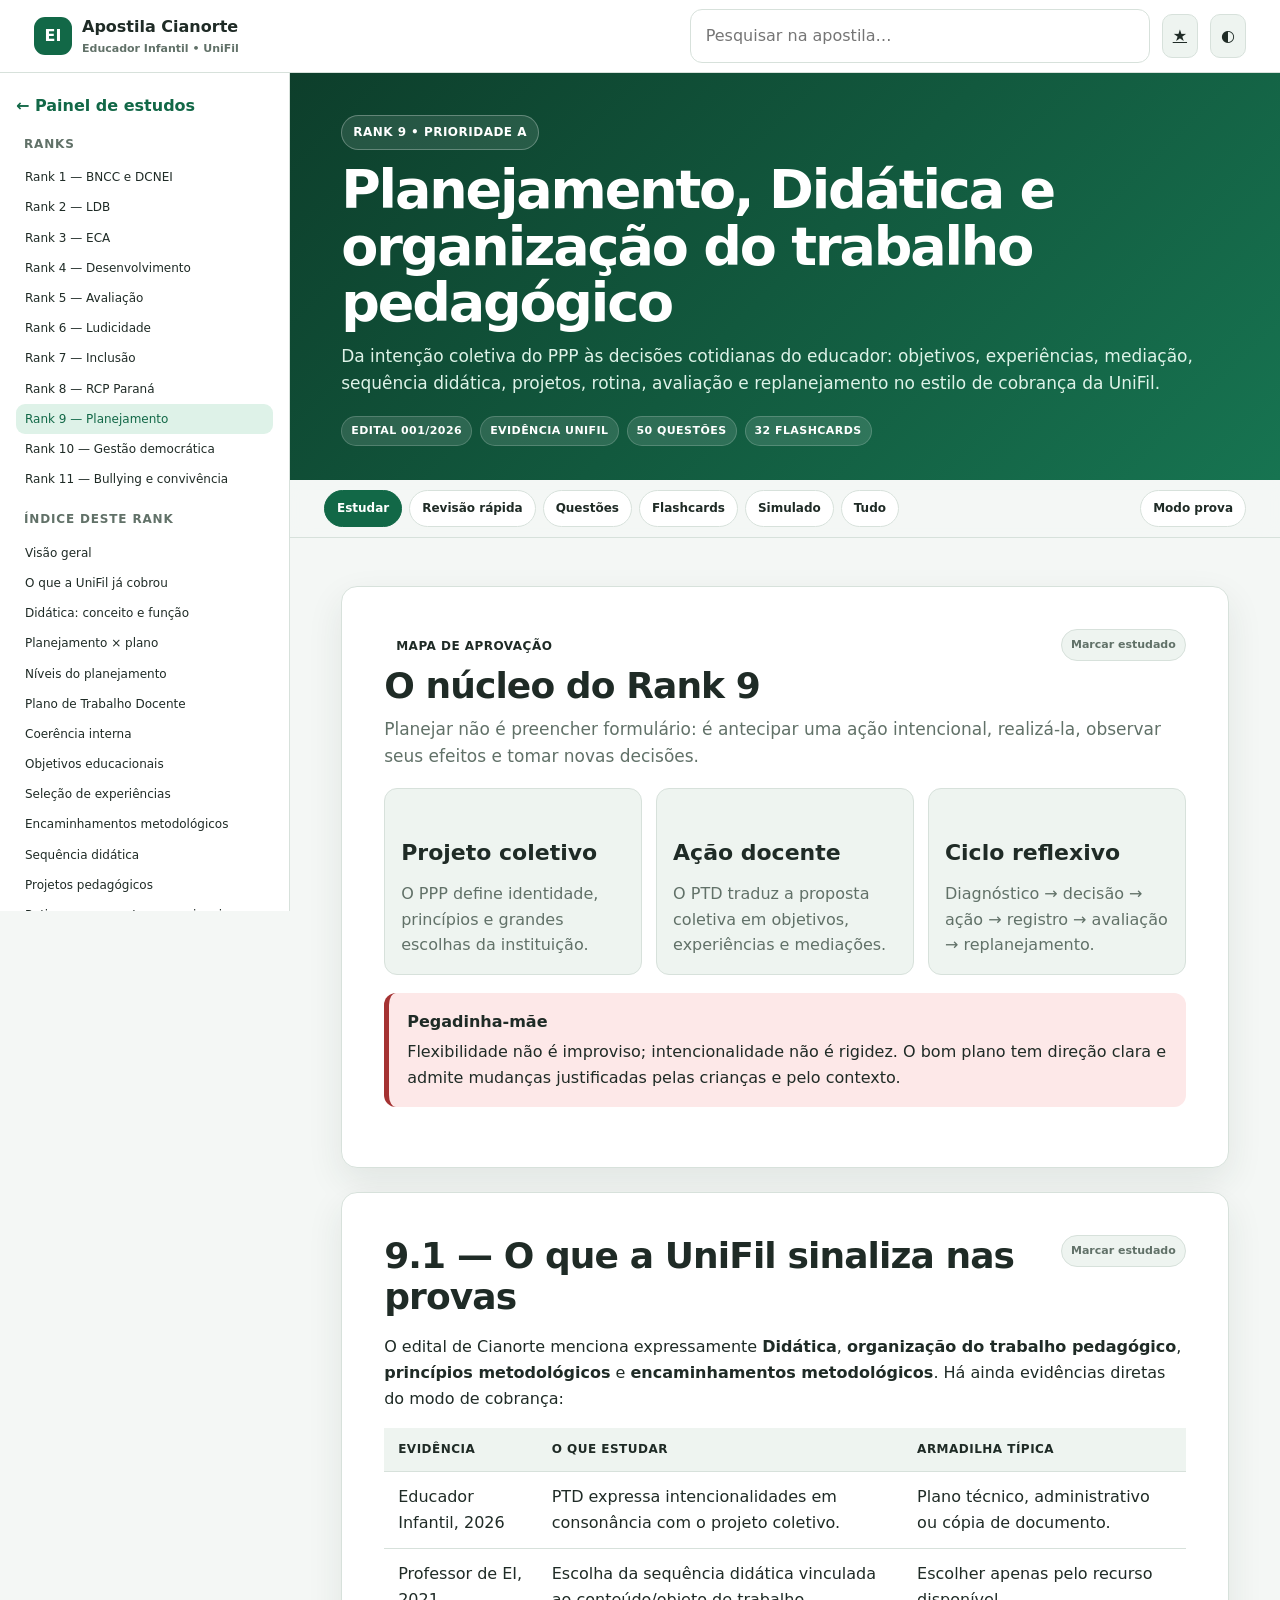
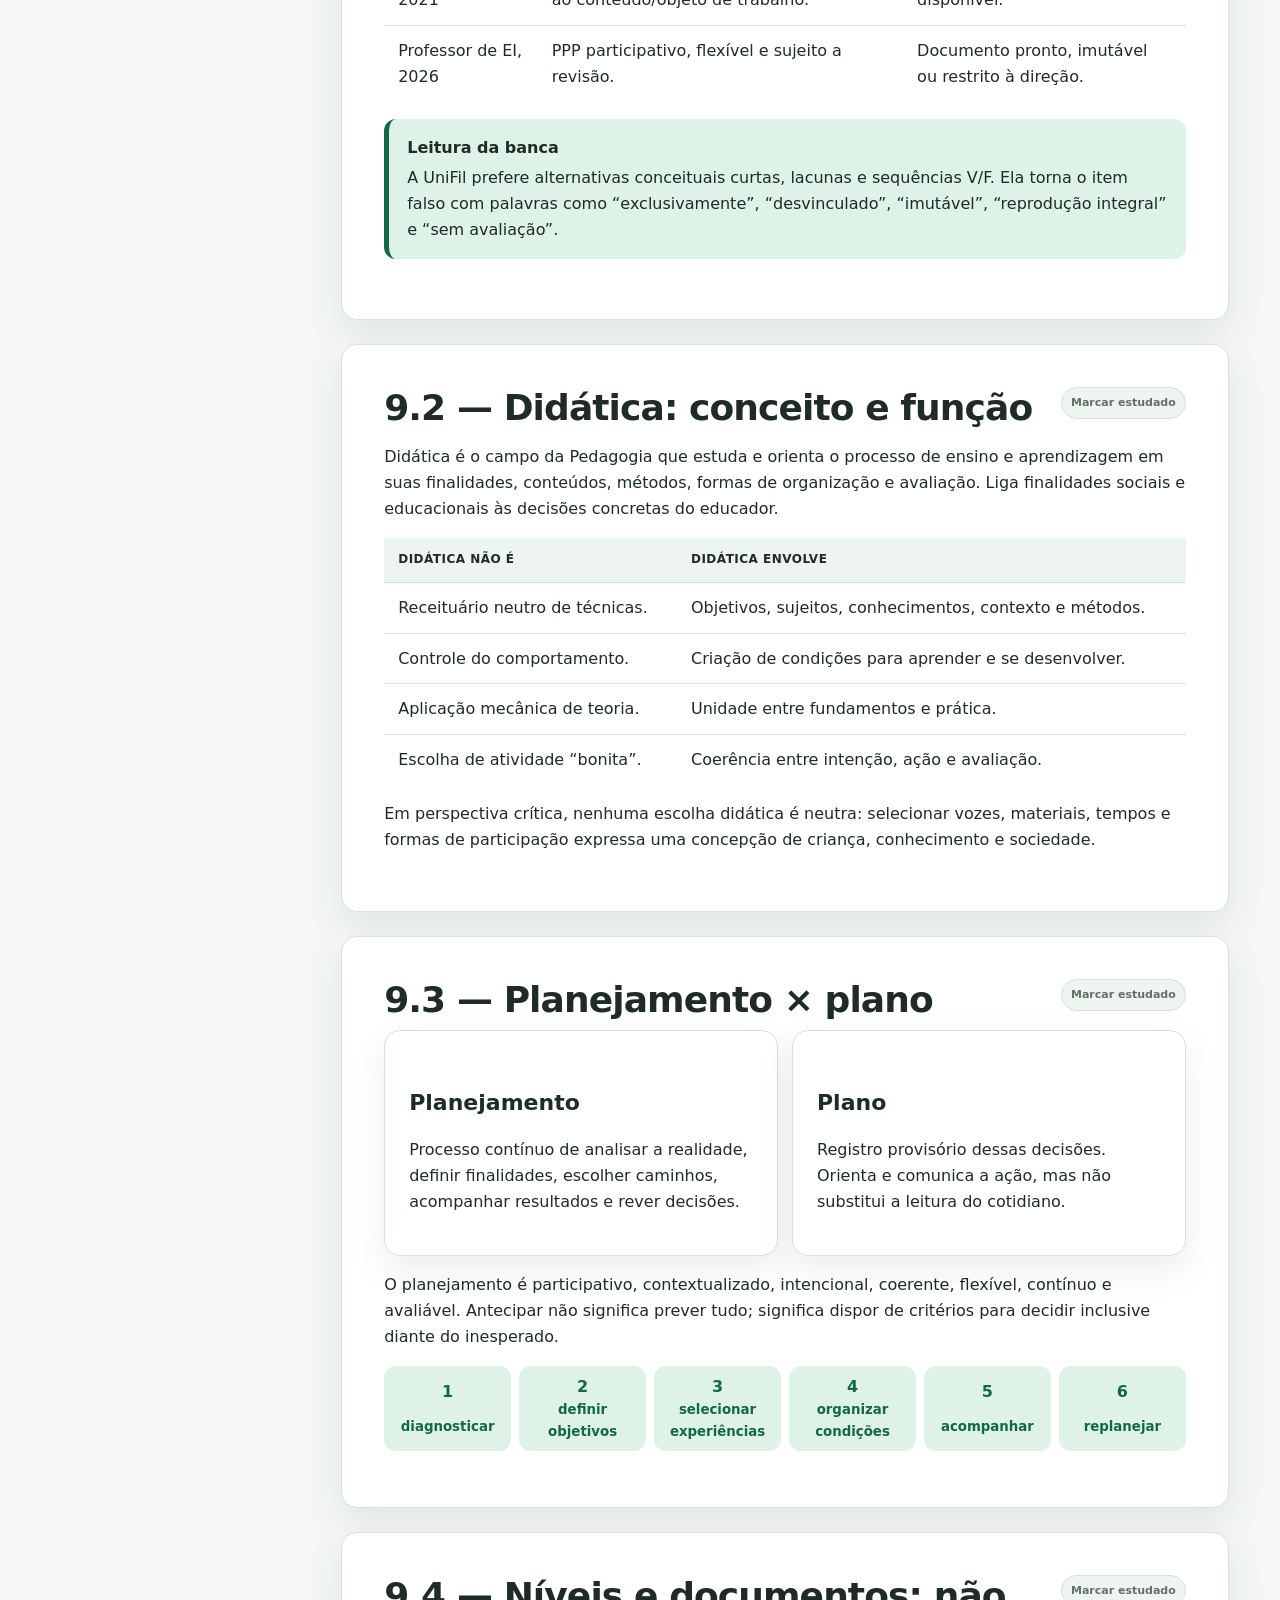
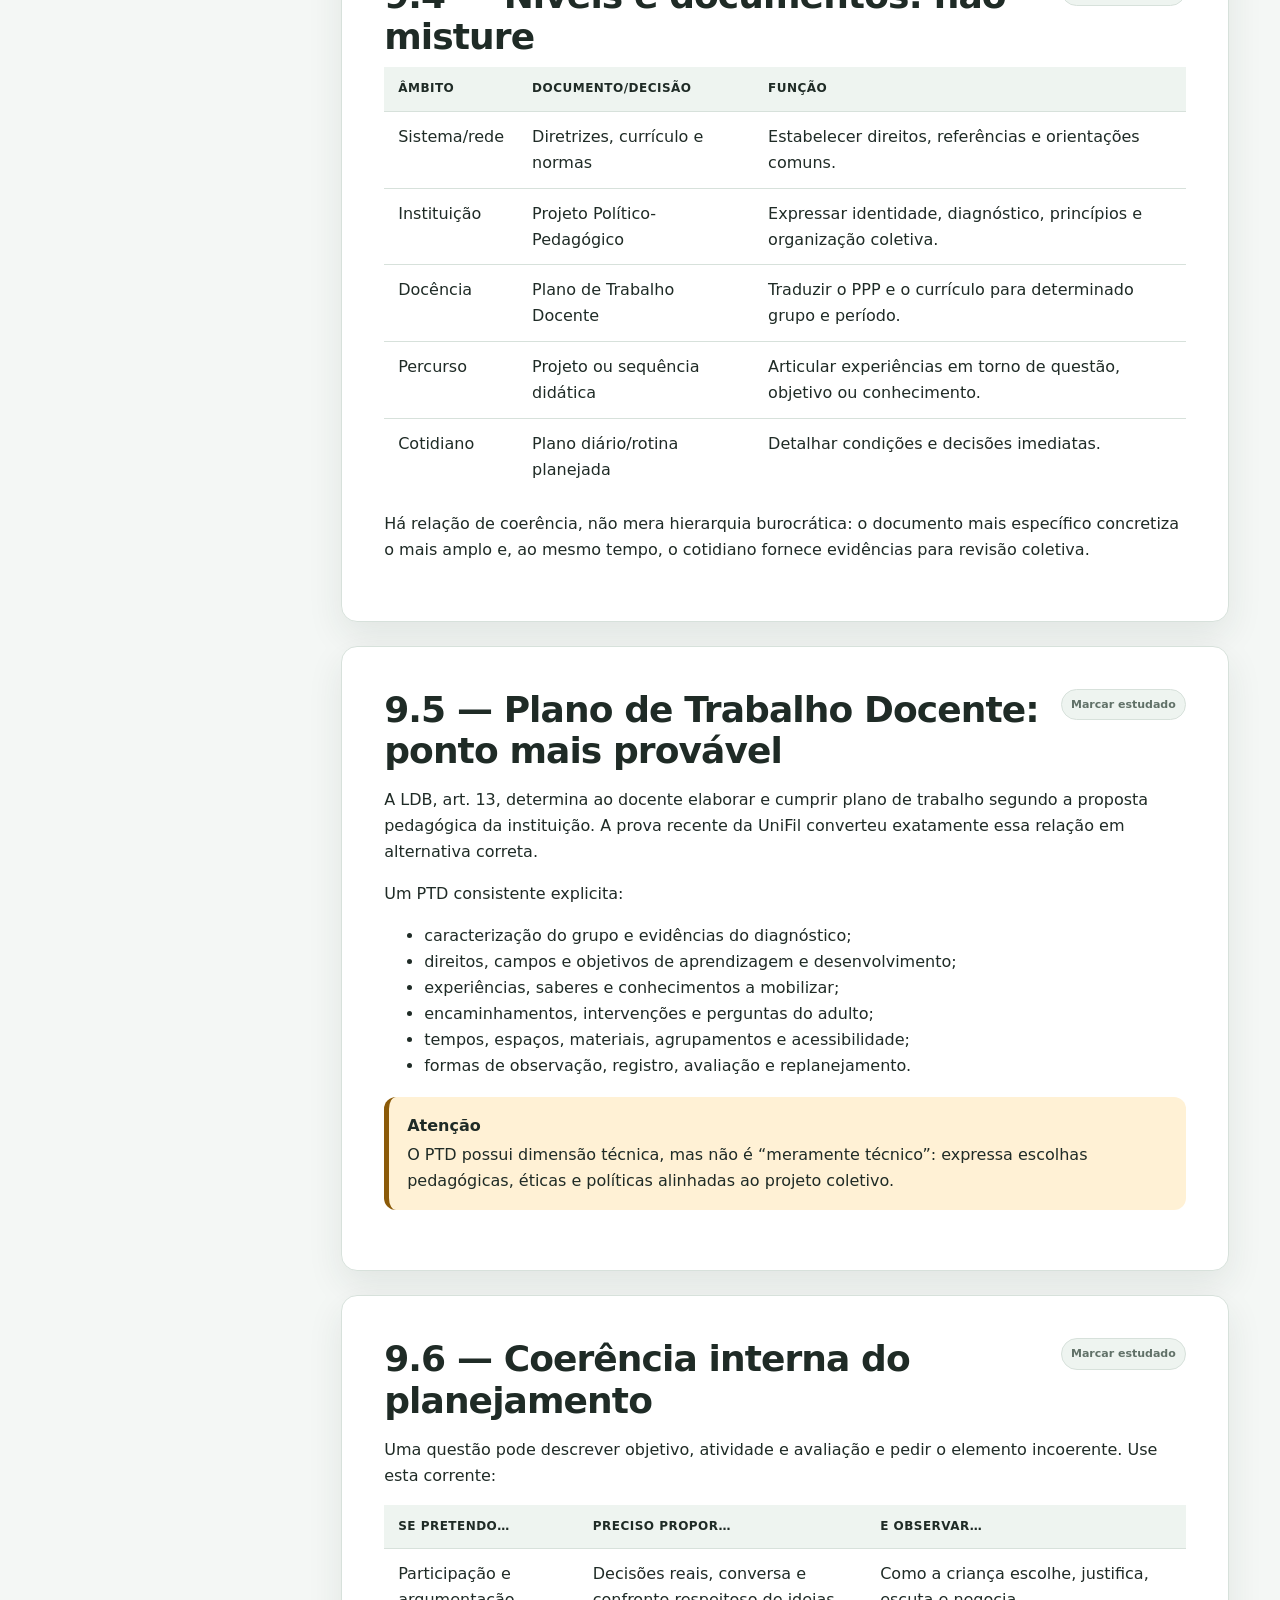
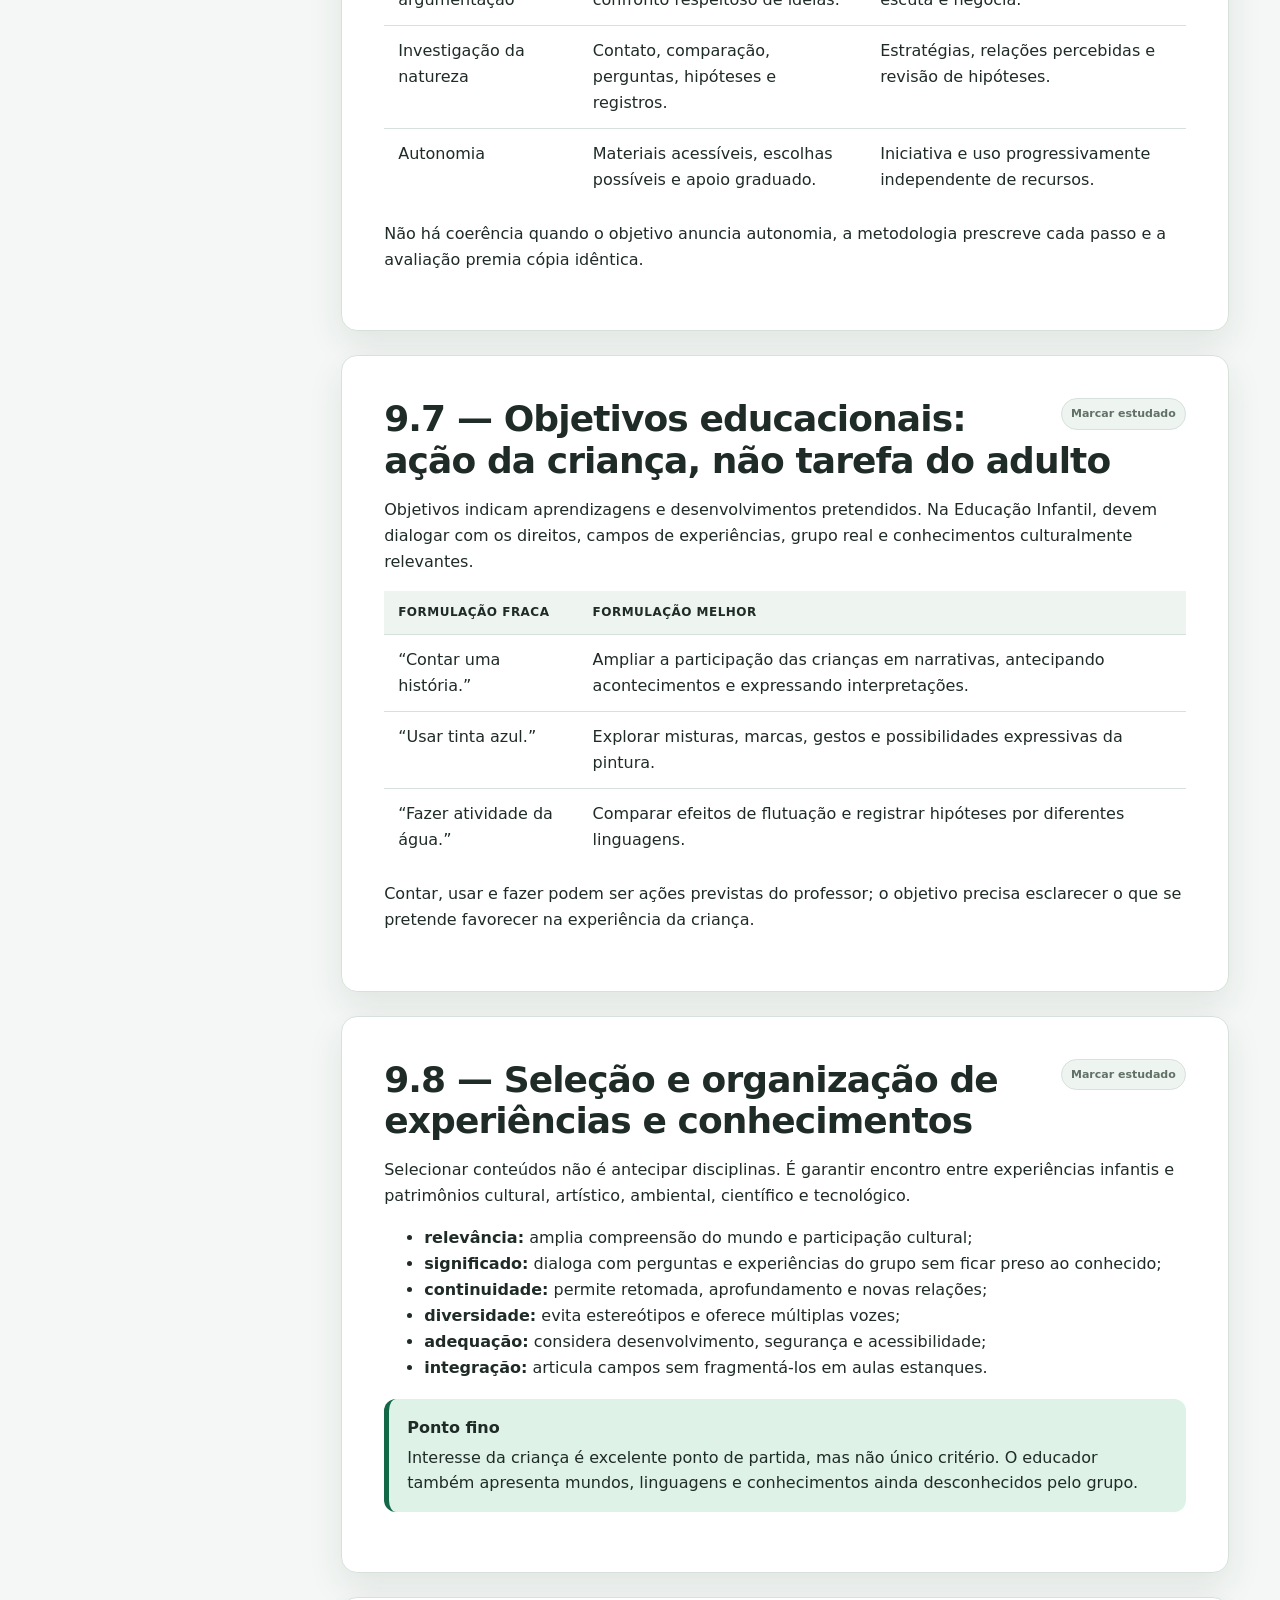
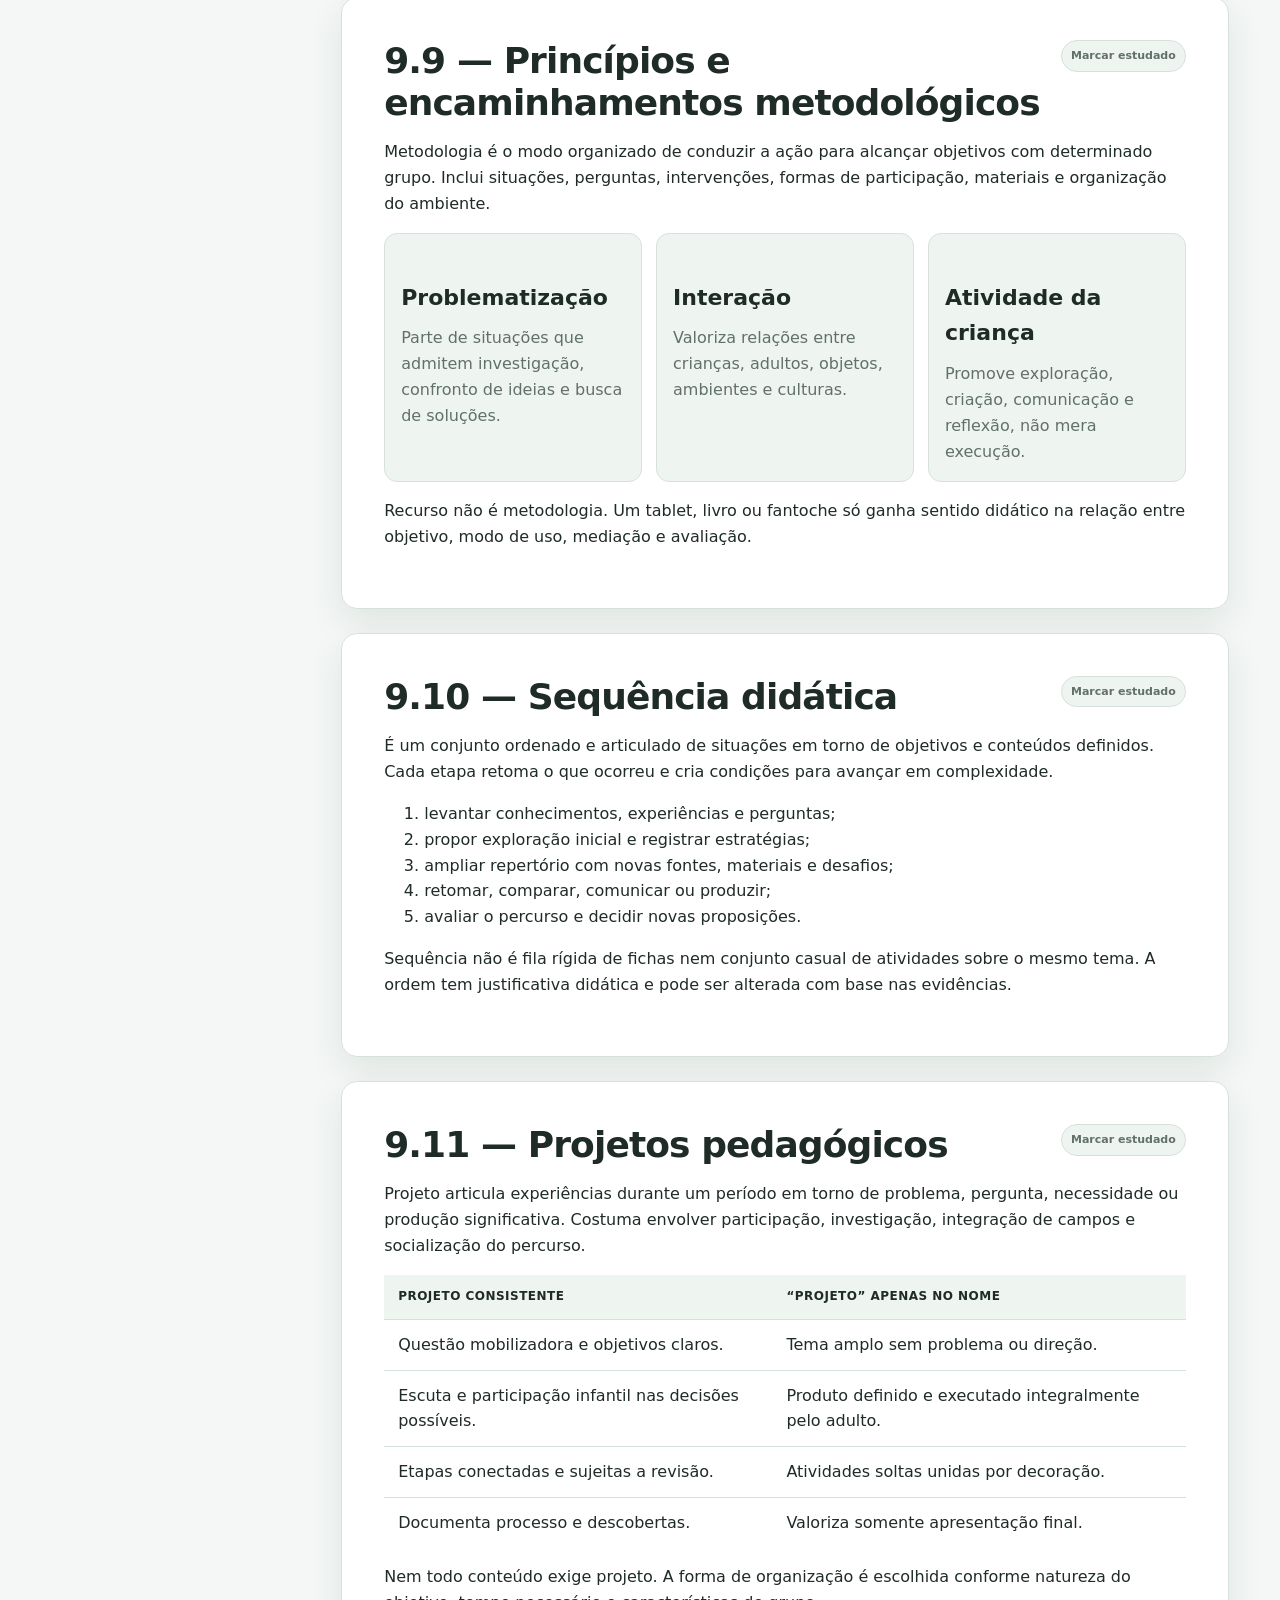
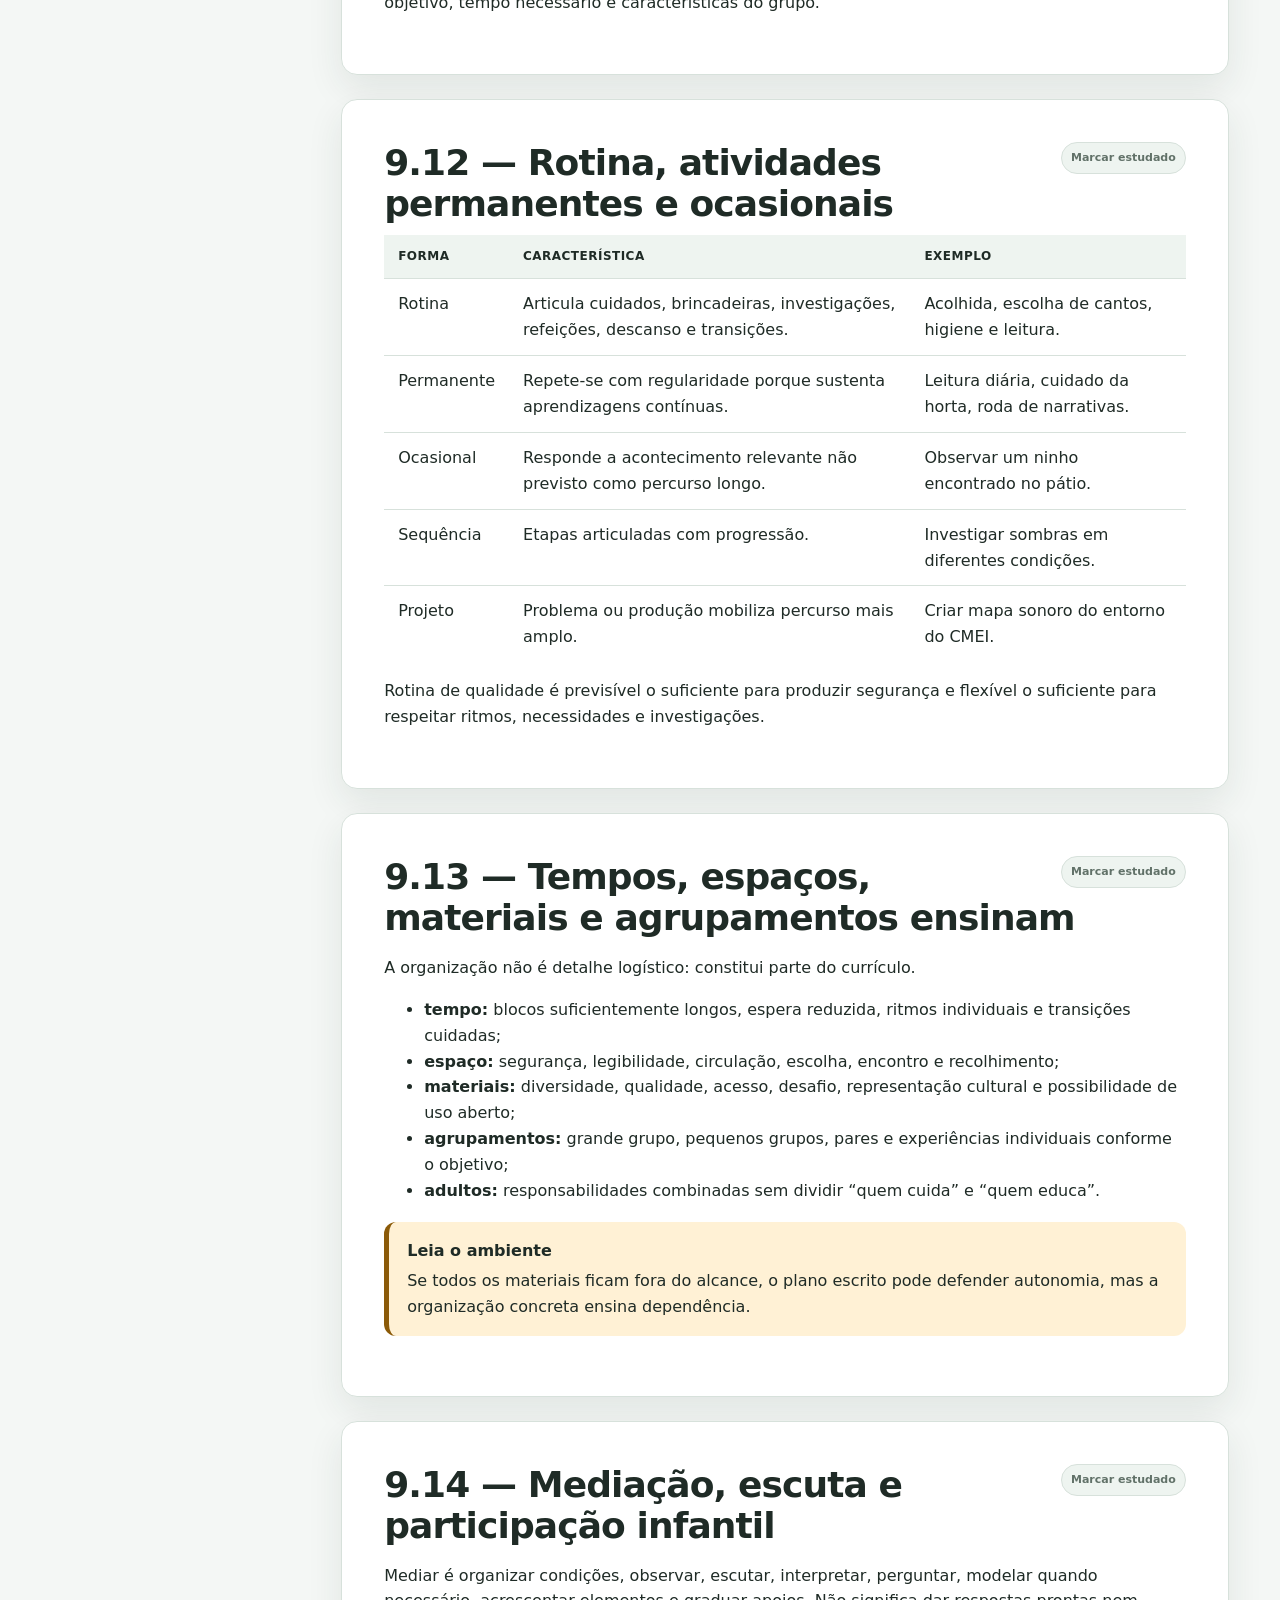
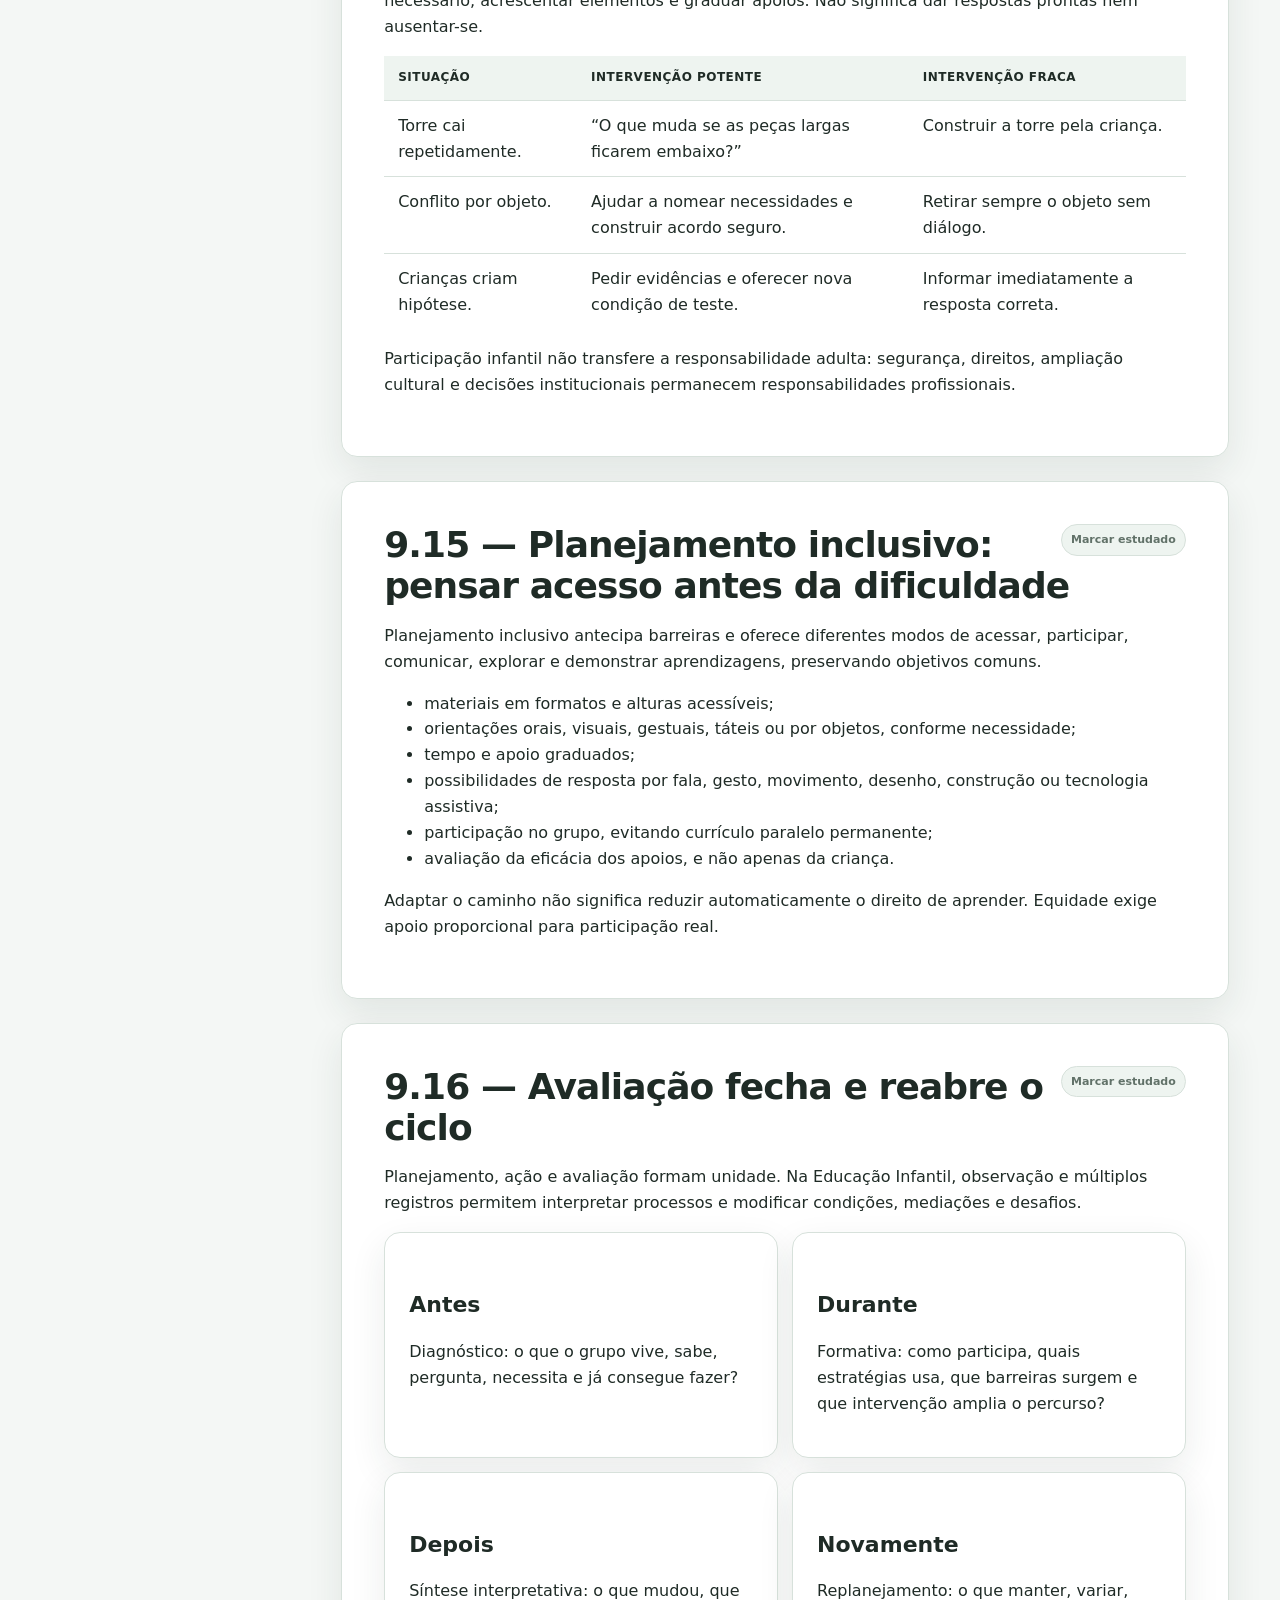
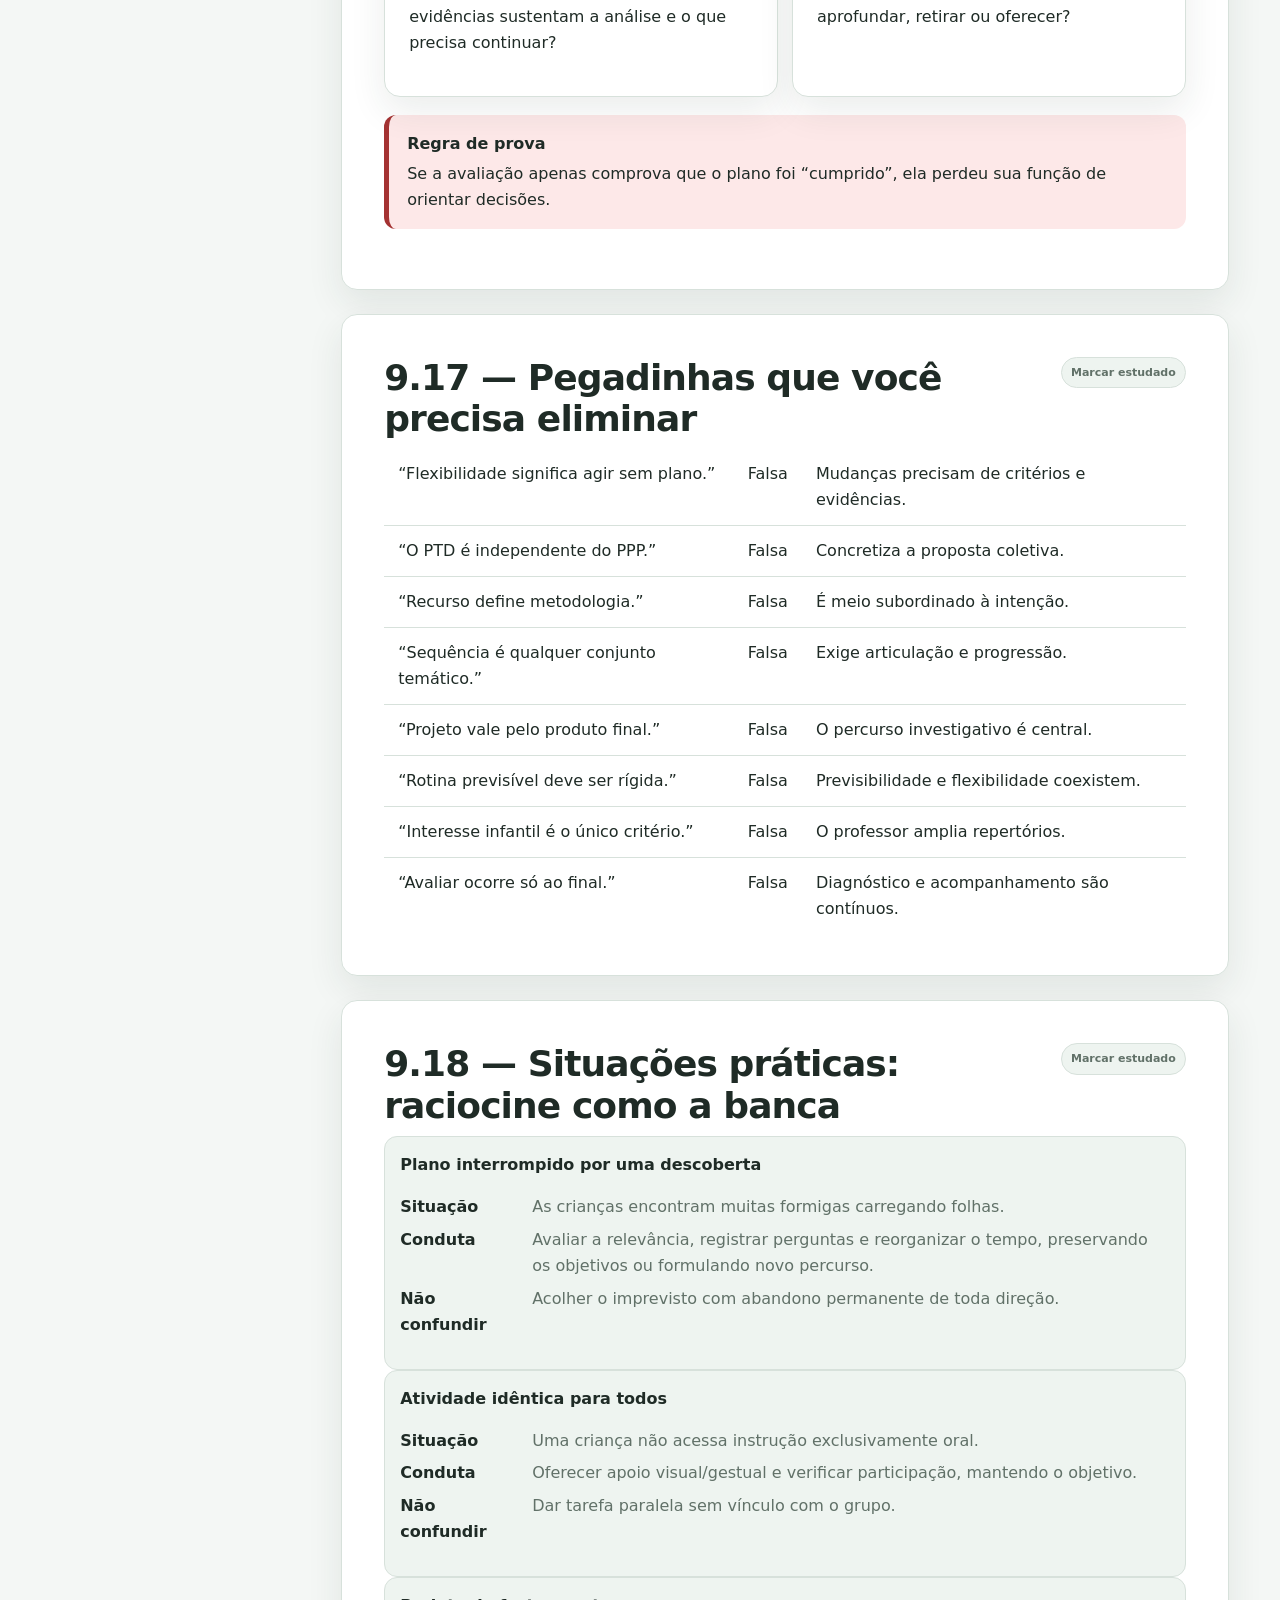
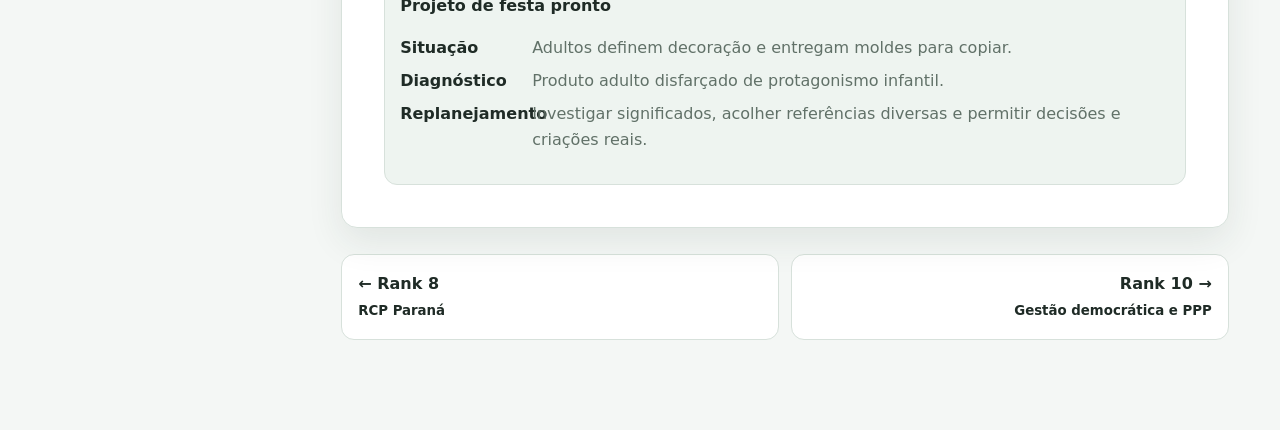
<file: ranks/rank-09-planejamento-didatica.html>
<!doctype html><html lang="pt-BR"><head><meta charset="utf-8"><meta name="viewport" content="width=device-width,initial-scale=1"><meta name="description" content="Planejamento, Didática e organização do trabalho pedagógico para Educador Infantil de Cianorte — banca UniFil."><meta name="theme-color" content="#0e5a3d"><title>Rank 9 — Planejamento, Didática e organização do trabalho</title><link rel="stylesheet" href="../assets/style.css"></head><body class="site-v2 rank-page" data-page-type="rank" data-rank="9" data-base="../"><header class="site-header"><div class="site-header-inner"><button class="icon-btn mobile-rank-toggle" type="button" onclick="toggleRankSidebar()">☰</button><a class="site-logo" href="../index.html"><span class="site-logo-mark">EI</span><span>Apostila Cianorte<small>Educador Infantil • UniFil</small></span></a><div class="site-spacer"></div><div class="search-box" style="width:min(42vw,460px)"><input id="globalSearch" type="search" placeholder="Pesquisar na apostila…" autocomplete="off"><div class="search-results" id="searchResults"></div></div><a class="icon-btn" href="../simulados/erros.html" title="Caderno de erros">★</a><button class="icon-btn" type="button" onclick="toggleTheme()">◐</button></div></header><div class="rank-layout"><aside class="rank-sidebar" id="rankSidebar"><a class="back-link" href="../index.html">← Painel de estudos</a><h3>Ranks</h3><ul class="rank-index"><li><a href="rank-01-bncc.html">Rank 1 — BNCC e DCNEI</a></li><li><a href="rank-02-ldb.html">Rank 2 — LDB</a></li><li><a href="rank-03-eca.html">Rank 3 — ECA</a></li><li><a href="rank-04-desenvolvimento.html">Rank 4 — Desenvolvimento</a></li><li><a href="rank-05-avaliacao.html">Rank 5 — Avaliação</a></li><li><a href="rank-06-ludicidade.html">Rank 6 — Ludicidade</a></li><li><a href="rank-07-inclusao.html">Rank 7 — Inclusão</a></li><li><a href="rank-08-referencial-parana.html">Rank 8 — RCP Paraná</a></li><li><a href="rank-09-planejamento-didatica.html" class="active">Rank 9 — Planejamento</a></li><li><a href="rank-10-gestao-democratica.html">Rank 10 — Gestão democrática</a></li><li><a href="rank-11-bullying-convivencia.html">Rank 11 — Bullying e convivência</a></li></ul><h3>Índice deste Rank</h3><ul class="rank-index"><li><a href="#r9-inicio">Visão geral</a></li><li><a href="#r9-banca">O que a UniFil já cobrou</a></li><li><a href="#r9-didatica">Didática: conceito e função</a></li><li><a href="#r9-planejamento">Planejamento × plano</a></li><li><a href="#r9-niveis">Níveis do planejamento</a></li><li><a href="#r9-ptd">Plano de Trabalho Docente</a></li><li><a href="#r9-coerencia">Coerência interna</a></li><li><a href="#r9-objetivos">Objetivos educacionais</a></li><li><a href="#r9-conteudos">Seleção de experiências</a></li><li><a href="#r9-metodologia">Encaminhamentos metodológicos</a></li><li><a href="#r9-sequencia">Sequência didática</a></li><li><a href="#r9-projetos">Projetos pedagógicos</a></li><li><a href="#r9-rotina">Rotina, permanentes e ocasionais</a></li><li><a href="#r9-organizacao">Tempos, espaços e materiais</a></li><li><a href="#r9-mediacao">Mediação e participação</a></li><li><a href="#r9-inclusao">Planejamento inclusivo</a></li><li><a href="#r9-avaliacao">Avaliação e replanejamento</a></li><li><a href="#r9-pegadinhas">Pegadinhas</a></li><li><a href="#r9-situacoes">Situações práticas</a></li><li><a href="#r9-adaptadas">Questões adaptadas</a></li><li><a href="#r9-autorais">Questões autorais</a></li><li><a href="#r9-simulado">Simulado</a></li><li><a href="#r9-resumo">Revisão e flashcards</a></li><li><a href="#r9-auditoria">Checklist e fontes</a></li></ul><div class="rank-progress-mini"><div class="rank-progress-row"><span>Domínio</span><span id="pageProgressText">0%</span></div><div class="progress-track"><div class="progress-bar" id="pageProgressBar"></div></div></div></aside><main class="rank-main"><section class="rank-hero"><div class="rank-hero-inner"><span class="eyebrow">Rank 9 • Prioridade A</span><h1>Planejamento, Didática e organização do trabalho pedagógico</h1><p>Da intenção coletiva do PPP às decisões cotidianas do educador: objetivos, experiências, mediação, sequência didática, projetos, rotina, avaliação e replanejamento no estilo de cobrança da UniFil.</p><div class="rank-hero-meta"><span class="tag">Edital 001/2026</span><span class="tag">Evidência UniFil</span><span class="tag">50 questões</span><span class="tag">32 flashcards</span></div></div></section><div class="mode-bar"><div class="mode-bar-inner"><button class="mode-btn active" data-mode="study">Estudar</button><button class="mode-btn" data-mode="review">Revisão rápida</button><button class="mode-btn" data-mode="questions">Questões</button><button class="mode-btn" data-mode="flashcards">Flashcards</button><button class="mode-btn" data-mode="simulado">Simulado</button><button class="mode-btn" data-mode="all">Tudo</button><span class="mode-spacer"></span><button class="mode-btn" type="button" id="examToggle" onclick="toggleExamMode()">Modo prova</button></div></div><div class="content">
<section class="chapter" data-modes="study review" id="r9-inicio"><div class="eyebrow">Mapa de aprovação</div><h2>O núcleo do Rank 9</h2><p class="section-lead">Planejar não é preencher formulário: é antecipar uma ação intencional, realizá-la, observar seus efeitos e tomar novas decisões.</p><div class="grid-3"><div class="mini-card"><h3>Projeto coletivo</h3><p>O PPP define identidade, princípios e grandes escolhas da instituição.</p></div><div class="mini-card"><h3>Ação docente</h3><p>O PTD traduz a proposta coletiva em objetivos, experiências e mediações.</p></div><div class="mini-card"><h3>Ciclo reflexivo</h3><p>Diagnóstico → decisão → ação → registro → avaliação → replanejamento.</p></div></div><div class="callout danger"><strong>Pegadinha-mãe</strong>Flexibilidade não é improviso; intencionalidade não é rigidez. O bom plano tem direção clara e admite mudanças justificadas pelas crianças e pelo contexto.</div></section>
<section class="chapter" data-modes="study" id="r9-banca"><h2>9.1 — O que a UniFil sinaliza nas provas</h2><p>O edital de Cianorte menciona expressamente <b>Didática</b>, <b>organização do trabalho pedagógico</b>, <b>princípios metodológicos</b> e <b>encaminhamentos metodológicos</b>. Há ainda evidências diretas do modo de cobrança:</p><table><thead><tr><th>Evidência</th><th>O que estudar</th><th>Armadilha típica</th></tr></thead><tbody><tr><td>Educador Infantil, 2026</td><td>PTD expressa intencionalidades em consonância com o projeto coletivo.</td><td>Plano técnico, administrativo ou cópia de documento.</td></tr><tr><td>Professor de EI, 2021</td><td>Escolha da sequência didática vinculada ao conteúdo/objeto de trabalho.</td><td>Escolher apenas pelo recurso disponível.</td></tr><tr><td>Professor de EI, 2026</td><td>PPP participativo, flexível e sujeito a revisão.</td><td>Documento pronto, imutável ou restrito à direção.</td></tr></tbody></table><div class="callout"><strong>Leitura da banca</strong>A UniFil prefere alternativas conceituais curtas, lacunas e sequências V/F. Ela torna o item falso com palavras como “exclusivamente”, “desvinculado”, “imutável”, “reprodução integral” e “sem avaliação”.</div></section>
<section class="chapter" data-modes="study" id="r9-didatica"><h2>9.2 — Didática: conceito e função</h2><p>Didática é o campo da Pedagogia que estuda e orienta o processo de ensino e aprendizagem em suas finalidades, conteúdos, métodos, formas de organização e avaliação. Liga finalidades sociais e educacionais às decisões concretas do educador.</p><table><thead><tr><th>Didática não é</th><th>Didática envolve</th></tr></thead><tbody><tr><td>Receituário neutro de técnicas.</td><td>Objetivos, sujeitos, conhecimentos, contexto e métodos.</td></tr><tr><td>Controle do comportamento.</td><td>Criação de condições para aprender e se desenvolver.</td></tr><tr><td>Aplicação mecânica de teoria.</td><td>Unidade entre fundamentos e prática.</td></tr><tr><td>Escolha de atividade “bonita”.</td><td>Coerência entre intenção, ação e avaliação.</td></tr></tbody></table><p>Em perspectiva crítica, nenhuma escolha didática é neutra: selecionar vozes, materiais, tempos e formas de participação expressa uma concepção de criança, conhecimento e sociedade.</p></section>
<section class="chapter" data-modes="study" id="r9-planejamento"><h2>9.3 — Planejamento × plano</h2><div class="grid-2"><div class="card"><h3>Planejamento</h3><p>Processo contínuo de analisar a realidade, definir finalidades, escolher caminhos, acompanhar resultados e rever decisões.</p></div><div class="card"><h3>Plano</h3><p>Registro provisório dessas decisões. Orienta e comunica a ação, mas não substitui a leitura do cotidiano.</p></div></div><p>O planejamento é participativo, contextualizado, intencional, coerente, flexível, contínuo e avaliável. Antecipar não significa prever tudo; significa dispor de critérios para decidir inclusive diante do inesperado.</p><div class="memory-strip"><span><b>1</b><small>diagnosticar</small></span><span><b>2</b><small>definir objetivos</small></span><span><b>3</b><small>selecionar experiências</small></span><span><b>4</b><small>organizar condições</small></span><span><b>5</b><small>acompanhar</small></span><span><b>6</b><small>replanejar</small></span></div></section>
<section class="chapter" data-modes="study" id="r9-niveis"><h2>9.4 — Níveis e documentos: não misture</h2><table><thead><tr><th>Âmbito</th><th>Documento/decisão</th><th>Função</th></tr></thead><tbody><tr><td>Sistema/rede</td><td>Diretrizes, currículo e normas</td><td>Estabelecer direitos, referências e orientações comuns.</td></tr><tr><td>Instituição</td><td>Projeto Político-Pedagógico</td><td>Expressar identidade, diagnóstico, princípios e organização coletiva.</td></tr><tr><td>Docência</td><td>Plano de Trabalho Docente</td><td>Traduzir o PPP e o currículo para determinado grupo e período.</td></tr><tr><td>Percurso</td><td>Projeto ou sequência didática</td><td>Articular experiências em torno de questão, objetivo ou conhecimento.</td></tr><tr><td>Cotidiano</td><td>Plano diário/rotina planejada</td><td>Detalhar condições e decisões imediatas.</td></tr></tbody></table><p>Há relação de coerência, não mera hierarquia burocrática: o documento mais específico concretiza o mais amplo e, ao mesmo tempo, o cotidiano fornece evidências para revisão coletiva.</p></section>
<section class="chapter" data-modes="study" id="r9-ptd"><h2>9.5 — Plano de Trabalho Docente: ponto mais provável</h2><p>A LDB, art. 13, determina ao docente elaborar e cumprir plano de trabalho segundo a proposta pedagógica da instituição. A prova recente da UniFil converteu exatamente essa relação em alternativa correta.</p><p>Um PTD consistente explicita:</p><ul><li>caracterização do grupo e evidências do diagnóstico;</li><li>direitos, campos e objetivos de aprendizagem e desenvolvimento;</li><li>experiências, saberes e conhecimentos a mobilizar;</li><li>encaminhamentos, intervenções e perguntas do adulto;</li><li>tempos, espaços, materiais, agrupamentos e acessibilidade;</li><li>formas de observação, registro, avaliação e replanejamento.</li></ul><div class="callout warning"><strong>Atenção</strong>O PTD possui dimensão técnica, mas não é “meramente técnico”: expressa escolhas pedagógicas, éticas e políticas alinhadas ao projeto coletivo.</div></section>
<section class="chapter" data-modes="study" id="r9-coerencia"><h2>9.6 — Coerência interna do planejamento</h2><p>Uma questão pode descrever objetivo, atividade e avaliação e pedir o elemento incoerente. Use esta corrente:</p><table><thead><tr><th>Se pretendo…</th><th>Preciso propor…</th><th>E observar…</th></tr></thead><tbody><tr><td>Participação e argumentação</td><td>Decisões reais, conversa e confronto respeitoso de ideias.</td><td>Como a criança escolhe, justifica, escuta e negocia.</td></tr><tr><td>Investigação da natureza</td><td>Contato, comparação, perguntas, hipóteses e registros.</td><td>Estratégias, relações percebidas e revisão de hipóteses.</td></tr><tr><td>Autonomia</td><td>Materiais acessíveis, escolhas possíveis e apoio graduado.</td><td>Iniciativa e uso progressivamente independente de recursos.</td></tr></tbody></table><p>Não há coerência quando o objetivo anuncia autonomia, a metodologia prescreve cada passo e a avaliação premia cópia idêntica.</p></section>
<section class="chapter" data-modes="study" id="r9-objetivos"><h2>9.7 — Objetivos educacionais: ação da criança, não tarefa do adulto</h2><p>Objetivos indicam aprendizagens e desenvolvimentos pretendidos. Na Educação Infantil, devem dialogar com os direitos, campos de experiências, grupo real e conhecimentos culturalmente relevantes.</p><table><thead><tr><th>Formulação fraca</th><th>Formulação melhor</th></tr></thead><tbody><tr><td>“Contar uma história.”</td><td>Ampliar a participação das crianças em narrativas, antecipando acontecimentos e expressando interpretações.</td></tr><tr><td>“Usar tinta azul.”</td><td>Explorar misturas, marcas, gestos e possibilidades expressivas da pintura.</td></tr><tr><td>“Fazer atividade da água.”</td><td>Comparar efeitos de flutuação e registrar hipóteses por diferentes linguagens.</td></tr></tbody></table><p>Contar, usar e fazer podem ser ações previstas do professor; o objetivo precisa esclarecer o que se pretende favorecer na experiência da criança.</p></section>
<section class="chapter" data-modes="study" id="r9-conteudos"><h2>9.8 — Seleção e organização de experiências e conhecimentos</h2><p>Selecionar conteúdos não é antecipar disciplinas. É garantir encontro entre experiências infantis e patrimônios cultural, artístico, ambiental, científico e tecnológico.</p><ul><li><b>relevância:</b> amplia compreensão do mundo e participação cultural;</li><li><b>significado:</b> dialoga com perguntas e experiências do grupo sem ficar preso ao conhecido;</li><li><b>continuidade:</b> permite retomada, aprofundamento e novas relações;</li><li><b>diversidade:</b> evita estereótipos e oferece múltiplas vozes;</li><li><b>adequação:</b> considera desenvolvimento, segurança e acessibilidade;</li><li><b>integração:</b> articula campos sem fragmentá-los em aulas estanques.</li></ul><div class="callout"><strong>Ponto fino</strong>Interesse da criança é excelente ponto de partida, mas não único critério. O educador também apresenta mundos, linguagens e conhecimentos ainda desconhecidos pelo grupo.</div></section>
<section class="chapter" data-modes="study" id="r9-metodologia"><h2>9.9 — Princípios e encaminhamentos metodológicos</h2><p>Metodologia é o modo organizado de conduzir a ação para alcançar objetivos com determinado grupo. Inclui situações, perguntas, intervenções, formas de participação, materiais e organização do ambiente.</p><div class="grid-3"><div class="mini-card"><h3>Problematização</h3><p>Parte de situações que admitem investigação, confronto de ideias e busca de soluções.</p></div><div class="mini-card"><h3>Interação</h3><p>Valoriza relações entre crianças, adultos, objetos, ambientes e culturas.</p></div><div class="mini-card"><h3>Atividade da criança</h3><p>Promove exploração, criação, comunicação e reflexão, não mera execução.</p></div></div><p>Recurso não é metodologia. Um tablet, livro ou fantoche só ganha sentido didático na relação entre objetivo, modo de uso, mediação e avaliação.</p></section>
<section class="chapter" data-modes="study" id="r9-sequencia"><h2>9.10 — Sequência didática</h2><p>É um conjunto ordenado e articulado de situações em torno de objetivos e conteúdos definidos. Cada etapa retoma o que ocorreu e cria condições para avançar em complexidade.</p><ol><li>levantar conhecimentos, experiências e perguntas;</li><li>propor exploração inicial e registrar estratégias;</li><li>ampliar repertório com novas fontes, materiais e desafios;</li><li>retomar, comparar, comunicar ou produzir;</li><li>avaliar o percurso e decidir novas proposições.</li></ol><p>Sequência não é fila rígida de fichas nem conjunto casual de atividades sobre o mesmo tema. A ordem tem justificativa didática e pode ser alterada com base nas evidências.</p></section>
<section class="chapter" data-modes="study" id="r9-projetos"><h2>9.11 — Projetos pedagógicos</h2><p>Projeto articula experiências durante um período em torno de problema, pergunta, necessidade ou produção significativa. Costuma envolver participação, investigação, integração de campos e socialização do percurso.</p><table><thead><tr><th>Projeto consistente</th><th>“Projeto” apenas no nome</th></tr></thead><tbody><tr><td>Questão mobilizadora e objetivos claros.</td><td>Tema amplo sem problema ou direção.</td></tr><tr><td>Escuta e participação infantil nas decisões possíveis.</td><td>Produto definido e executado integralmente pelo adulto.</td></tr><tr><td>Etapas conectadas e sujeitas a revisão.</td><td>Atividades soltas unidas por decoração.</td></tr><tr><td>Documenta processo e descobertas.</td><td>Valoriza somente apresentação final.</td></tr></tbody></table><p>Nem todo conteúdo exige projeto. A forma de organização é escolhida conforme natureza do objetivo, tempo necessário e características do grupo.</p></section>
<section class="chapter" data-modes="study" id="r9-rotina"><h2>9.12 — Rotina, atividades permanentes e ocasionais</h2><table><thead><tr><th>Forma</th><th>Característica</th><th>Exemplo</th></tr></thead><tbody><tr><td>Rotina</td><td>Articula cuidados, brincadeiras, investigações, refeições, descanso e transições.</td><td>Acolhida, escolha de cantos, higiene e leitura.</td></tr><tr><td>Permanente</td><td>Repete-se com regularidade porque sustenta aprendizagens contínuas.</td><td>Leitura diária, cuidado da horta, roda de narrativas.</td></tr><tr><td>Ocasional</td><td>Responde a acontecimento relevante não previsto como percurso longo.</td><td>Observar um ninho encontrado no pátio.</td></tr><tr><td>Sequência</td><td>Etapas articuladas com progressão.</td><td>Investigar sombras em diferentes condições.</td></tr><tr><td>Projeto</td><td>Problema ou produção mobiliza percurso mais amplo.</td><td>Criar mapa sonoro do entorno do CMEI.</td></tr></tbody></table><p>Rotina de qualidade é previsível o suficiente para produzir segurança e flexível o suficiente para respeitar ritmos, necessidades e investigações.</p></section>
<section class="chapter" data-modes="study" id="r9-organizacao"><h2>9.13 — Tempos, espaços, materiais e agrupamentos ensinam</h2><p>A organização não é detalhe logístico: constitui parte do currículo.</p><ul><li><b>tempo:</b> blocos suficientemente longos, espera reduzida, ritmos individuais e transições cuidadas;</li><li><b>espaço:</b> segurança, legibilidade, circulação, escolha, encontro e recolhimento;</li><li><b>materiais:</b> diversidade, qualidade, acesso, desafio, representação cultural e possibilidade de uso aberto;</li><li><b>agrupamentos:</b> grande grupo, pequenos grupos, pares e experiências individuais conforme o objetivo;</li><li><b>adultos:</b> responsabilidades combinadas sem dividir “quem cuida” e “quem educa”.</li></ul><div class="callout warning"><strong>Leia o ambiente</strong>Se todos os materiais ficam fora do alcance, o plano escrito pode defender autonomia, mas a organização concreta ensina dependência.</div></section>
<section class="chapter" data-modes="study" id="r9-mediacao"><h2>9.14 — Mediação, escuta e participação infantil</h2><p>Mediar é organizar condições, observar, escutar, interpretar, perguntar, modelar quando necessário, acrescentar elementos e graduar apoios. Não significa dar respostas prontas nem ausentar-se.</p><table><thead><tr><th>Situação</th><th>Intervenção potente</th><th>Intervenção fraca</th></tr></thead><tbody><tr><td>Torre cai repetidamente.</td><td>“O que muda se as peças largas ficarem embaixo?”</td><td>Construir a torre pela criança.</td></tr><tr><td>Conflito por objeto.</td><td>Ajudar a nomear necessidades e construir acordo seguro.</td><td>Retirar sempre o objeto sem diálogo.</td></tr><tr><td>Crianças criam hipótese.</td><td>Pedir evidências e oferecer nova condição de teste.</td><td>Informar imediatamente a resposta correta.</td></tr></tbody></table><p>Participação infantil não transfere a responsabilidade adulta: segurança, direitos, ampliação cultural e decisões institucionais permanecem responsabilidades profissionais.</p></section>
<section class="chapter" data-modes="study" id="r9-inclusao"><h2>9.15 — Planejamento inclusivo: pensar acesso antes da dificuldade</h2><p>Planejamento inclusivo antecipa barreiras e oferece diferentes modos de acessar, participar, comunicar, explorar e demonstrar aprendizagens, preservando objetivos comuns.</p><ul><li>materiais em formatos e alturas acessíveis;</li><li>orientações orais, visuais, gestuais, táteis ou por objetos, conforme necessidade;</li><li>tempo e apoio graduados;</li><li>possibilidades de resposta por fala, gesto, movimento, desenho, construção ou tecnologia assistiva;</li><li>participação no grupo, evitando currículo paralelo permanente;</li><li>avaliação da eficácia dos apoios, e não apenas da criança.</li></ul><p>Adaptar o caminho não significa reduzir automaticamente o direito de aprender. Equidade exige apoio proporcional para participação real.</p></section>
<section class="chapter" data-modes="study" id="r9-avaliacao"><h2>9.16 — Avaliação fecha e reabre o ciclo</h2><p>Planejamento, ação e avaliação formam unidade. Na Educação Infantil, observação e múltiplos registros permitem interpretar processos e modificar condições, mediações e desafios.</p><div class="grid-2"><div class="card"><h3>Antes</h3><p>Diagnóstico: o que o grupo vive, sabe, pergunta, necessita e já consegue fazer?</p></div><div class="card"><h3>Durante</h3><p>Formativa: como participa, quais estratégias usa, que barreiras surgem e que intervenção amplia o percurso?</p></div><div class="card"><h3>Depois</h3><p>Síntese interpretativa: o que mudou, que evidências sustentam a análise e o que precisa continuar?</p></div><div class="card"><h3>Novamente</h3><p>Replanejamento: o que manter, variar, aprofundar, retirar ou oferecer?</p></div></div><div class="callout danger"><strong>Regra de prova</strong>Se a avaliação apenas comprova que o plano foi “cumprido”, ela perdeu sua função de orientar decisões.</div></section>
<section class="chapter" data-modes="study review" id="r9-pegadinhas"><h2>9.17 — Pegadinhas que você precisa eliminar</h2><table><tbody><tr><td>“Flexibilidade significa agir sem plano.”</td><td class="audit-no">Falsa</td><td>Mudanças precisam de critérios e evidências.</td></tr><tr><td>“O PTD é independente do PPP.”</td><td class="audit-no">Falsa</td><td>Concretiza a proposta coletiva.</td></tr><tr><td>“Recurso define metodologia.”</td><td class="audit-no">Falsa</td><td>É meio subordinado à intenção.</td></tr><tr><td>“Sequência é qualquer conjunto temático.”</td><td class="audit-no">Falsa</td><td>Exige articulação e progressão.</td></tr><tr><td>“Projeto vale pelo produto final.”</td><td class="audit-no">Falsa</td><td>O percurso investigativo é central.</td></tr><tr><td>“Rotina previsível deve ser rígida.”</td><td class="audit-no">Falsa</td><td>Previsibilidade e flexibilidade coexistem.</td></tr><tr><td>“Interesse infantil é o único critério.”</td><td class="audit-no">Falsa</td><td>O professor amplia repertórios.</td></tr><tr><td>“Avaliar ocorre só ao final.”</td><td class="audit-no">Falsa</td><td>Diagnóstico e acompanhamento são contínuos.</td></tr></tbody></table></section>
<section class="chapter" data-modes="study" id="r9-situacoes"><h2>9.18 — Situações práticas: raciocine como a banca</h2><div class="situation"><h4>Plano interrompido por uma descoberta</h4><dl><dt>Situação</dt><dd>As crianças encontram muitas formigas carregando folhas.</dd><dt>Conduta</dt><dd>Avaliar a relevância, registrar perguntas e reorganizar o tempo, preservando os objetivos ou formulando novo percurso.</dd><dt>Não confundir</dt><dd>Acolher o imprevisto com abandono permanente de toda direção.</dd></dl></div><div class="situation"><h4>Atividade idêntica para todos</h4><dl><dt>Situação</dt><dd>Uma criança não acessa instrução exclusivamente oral.</dd><dt>Conduta</dt><dd>Oferecer apoio visual/gestual e verificar participação, mantendo o objetivo.</dd><dt>Não confundir</dt><dd>Dar tarefa paralela sem vínculo com o grupo.</dd></dl></div><div class="situation"><h4>Projeto de festa pronto</h4><dl><dt>Situação</dt><dd>Adultos definem decoração e entregam moldes para copiar.</dd><dt>Diagnóstico</dt><dd>Produto adulto disfarçado de protagonismo infantil.</dd><dt>Replanejamento</dt><dd>Investigar significados, acolher referências diversas e permitir decisões e criações reais.</dd></dl></div></section>
<section class="chapter" data-modes="questions" id="r9-adaptadas"><h2>9.19 — Questões adaptadas no padrão UniFil</h2><p class="section-lead">15 questões de conceitos, relações e leitura precisa de alternativas.</p><div id="r9AdaptedQuiz"></div><div class="quiz-toolbar"><button class="btn btn-primary" onclick="gradeGroup('r9adapted')">Corrigir bloco</button><button class="btn" onclick="resetGroup('r9adapted')">Limpar</button><span class="score" id="r9AdaptedScore">Resultado ainda não calculado.</span></div></section>
<section class="chapter" data-modes="questions" id="r9-autorais"><h2>9.20 — Questões autorais de aprofundamento</h2><p class="section-lead">15 situações práticas para testar decisões didáticas, não apenas definições.</p><div id="r9AuthorialQuiz"></div><div class="quiz-toolbar"><button class="btn btn-primary" onclick="gradeGroup('r9authorial')">Corrigir bloco</button><button class="btn" onclick="resetGroup('r9authorial')">Limpar</button><span class="score" id="r9AuthorialScore">Resultado ainda não calculado.</span></div></section>
<section class="chapter" data-modes="simulado" id="r9-simulado"><h2>9.21 — Simulado Rank 9</h2><p class="section-lead">20 questões exclusivas, com quatro alternativas e apenas uma correta. Meta de domínio: 80%.</p><div id="r9MockQuiz"></div><div class="quiz-toolbar"><button class="btn btn-primary" onclick="gradeGroup('r9mock')">Corrigir simulado</button><button class="btn" onclick="resetGroup('r9mock')">Limpar</button><span class="score" id="r9MockScore">Resultado ainda não calculado.</span></div><div class="quiz-summary" id="r9MockReview"><strong>Diagnóstico</strong> A lista de revisão aparecerá após a correção.</div></section>
<section class="chapter" data-modes="flashcards review" id="r9-resumo"><h2>9.22 — Revisão final</h2><div class="card"><table><tbody><tr><th>Planejamento</th><td>Processo contínuo, intencional, contextualizado, flexível e avaliável.</td></tr><tr><th>Plano</th><td>Registro provisório das decisões.</td></tr><tr><th>PPP</th><td>Projeto coletivo da instituição.</td></tr><tr><th>PTD</th><td>Intencionalidade docente em consonância com PPP e currículo.</td></tr><tr><th>Coerência</th><td>Diagnóstico, objetivos, experiências, metodologia e avaliação alinhados.</td></tr><tr><th>Sequência</th><td>Situações ordenadas, articuladas e progressivas.</td></tr><tr><th>Projeto</th><td>Problema ou produção significativa que mobiliza um percurso.</td></tr><tr><th>Rotina</th><td>Previsível e flexível; tempos, espaços e materiais também educam.</td></tr><tr><th>Avaliação</th><td>Produz evidências para intervir e replanejar.</td></tr></tbody></table></div><h3 style="margin-top:28px">32 flashcards</h3><div class="flashcards" id="r9FlashcardGrid"></div></section>
<section class="chapter" data-modes="review" id="r9-auditoria"><h2>9.23 — Checklist e fontes</h2><div class="grid-2"><div><h3>Domínio</h3><div class="checklist"><label class="check-item"><input data-progress="r9-1" type="checkbox"><span>Diferencio planejamento e plano.</span></label><label class="check-item"><input data-progress="r9-2" type="checkbox"><span>Relaciono PPP, PTD e plano diário.</span></label><label class="check-item"><input data-progress="r9-3" type="checkbox"><span>Reconheço coerência entre objetivo, metodologia e avaliação.</span></label><label class="check-item"><input data-progress="r9-4" type="checkbox"><span>Diferencio sequência, projeto, permanente e ocasional.</span></label><label class="check-item"><input data-progress="r9-5" type="checkbox"><span>Planejo rotina, espaços, materiais e agrupamentos.</span></label><label class="check-item"><input data-progress="r9-6" type="checkbox"><span>Resolvo casos de mediação e participação.</span></label><label class="check-item"><input data-progress="r9-7" type="checkbox"><span>Uso avaliação para replanejar.</span></label><label class="check-item"><input data-progress="r9-8" type="checkbox"><span>Atingi 80% no simulado.</span></label></div></div><div><h3>Fontes e evidências</h3><ul><li><a href="https://dhg1h5j42swfq.cloudfront.net/2026/07/25111234/1784902971547-cleaned.pdf" target="_blank" rel="noopener">Edital Cianorte nº 001/2026 — conteúdo de Educador Infantil</a>.</li><li><a href="https://www.planalto.gov.br/ccivil_03/leis/l9394.htm" target="_blank" rel="noopener">LDB — arts. 12 e 13</a>.</li><li><a href="https://www.gov.br/mec/pt-br/cne/resolucoes/resolucoes-ceb-2009" target="_blank" rel="noopener">Resolução CNE/CEB nº 5/2009 — DCNEI</a>.</li><li><a href="https://basenacionalcomum.mec.gov.br/abase/" target="_blank" rel="noopener">BNCC — Educação Infantil</a>.</li><li><a href="https://www.qconcursos.com/questoes-de-concursos/provas/instituto-unifil-2026-prefeitura-de-centenario-do-sul-pr-educador-infantil/questoes?page=2" target="_blank" rel="noopener">Prova UniFil 2026 — evidência sobre PTD</a>.</li><li>LIBÂNEO, José Carlos. <i>Didática</i>.</li><li>ZABALA, Antoni. <i>A prática educativa: como ensinar</i>.</li></ul><div class="callout"><strong>Critério de conclusão</strong>Você domina o Rank quando recebe uma situação de sala, identifica objetivo, incoerência ou barreira e justifica uma mudança articulando PPP, intencionalidade, mediação, avaliação e replanejamento.</div></div></div><div class="quiz-toolbar"><button class="btn btn-soft" onclick="resetCurrentRank()">Zerar somente o Rank 9</button></div></section>
<div class="rank-footer-nav"><a href="rank-08-referencial-parana.html">← Rank 8<br><small>RCP Paraná</small></a><a href="rank-10-gestao-democratica.html">Rank 10 →<br><small>Gestão democrática e PPP</small></a></div></div></main></div><script src="../assets/data.js"></script><script src="../assets/search-index.js"></script><script src="../assets/app.js"></script></body></html>
</file>
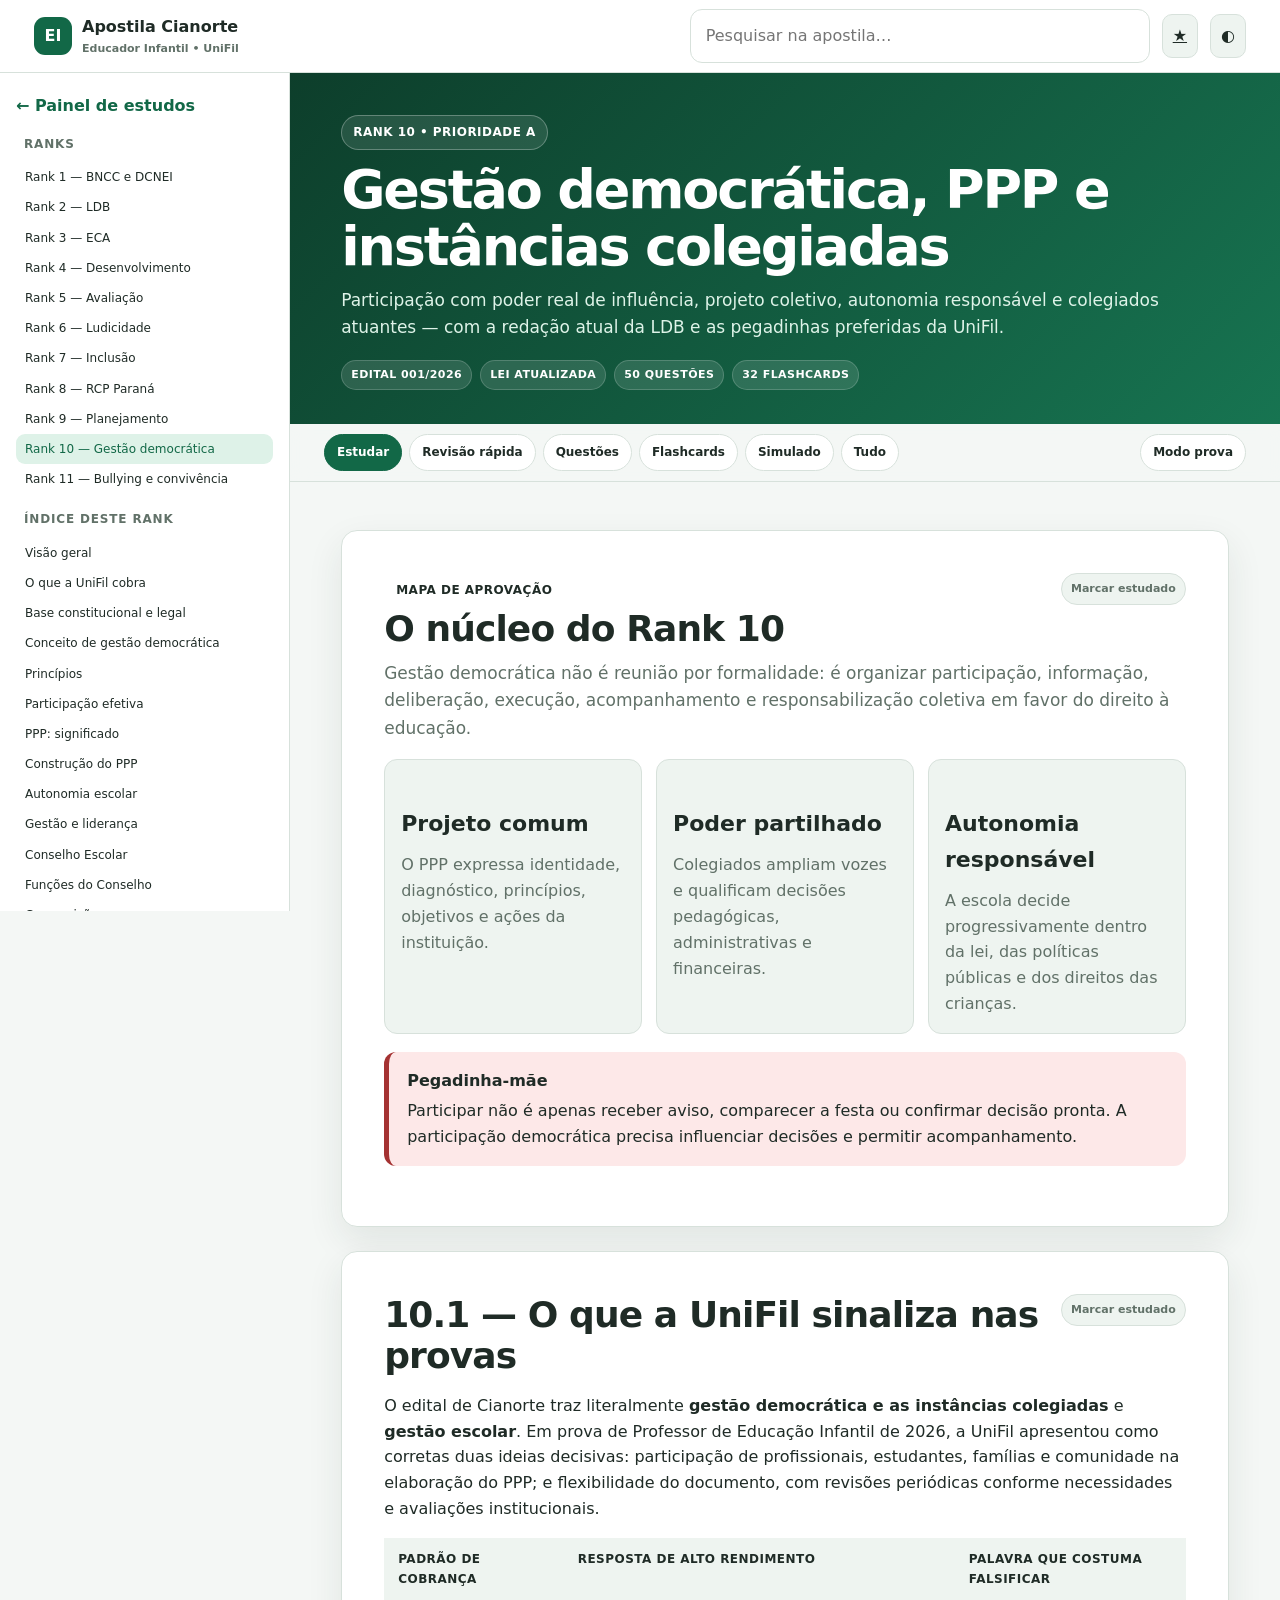
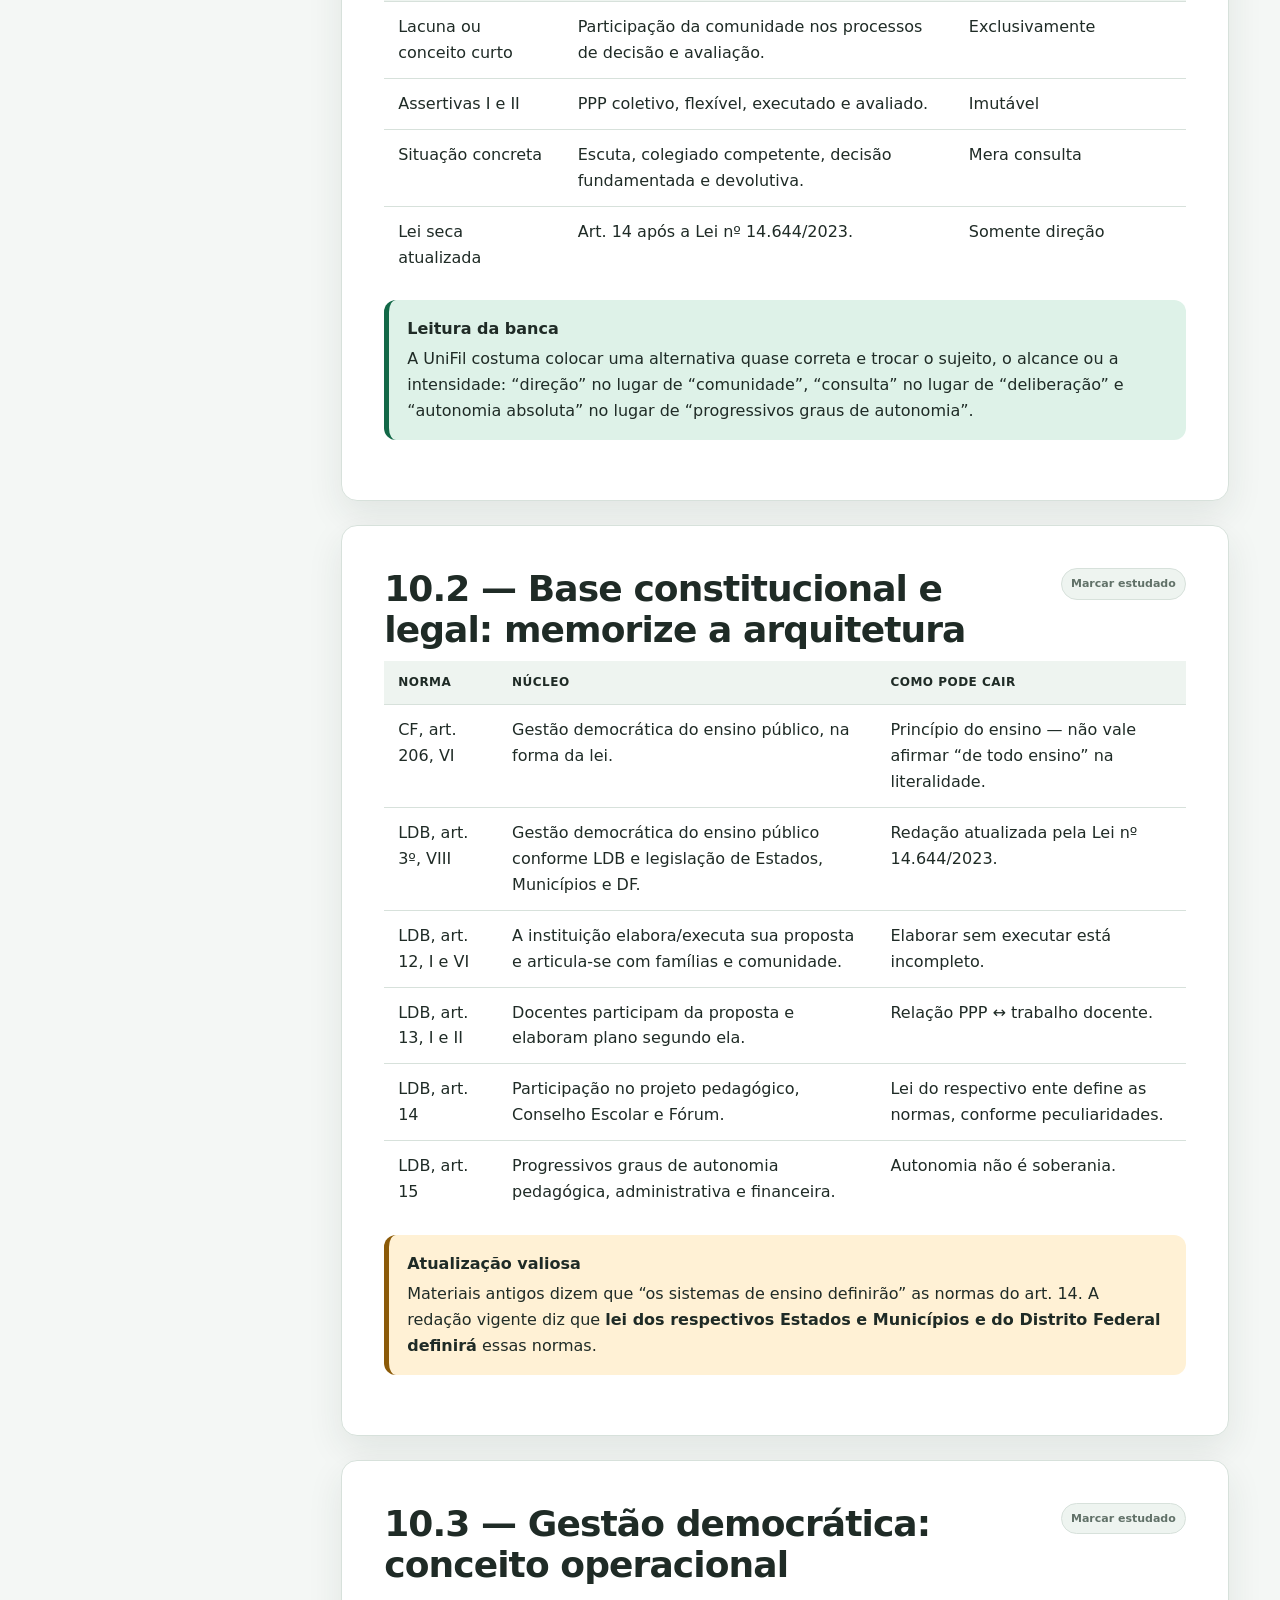
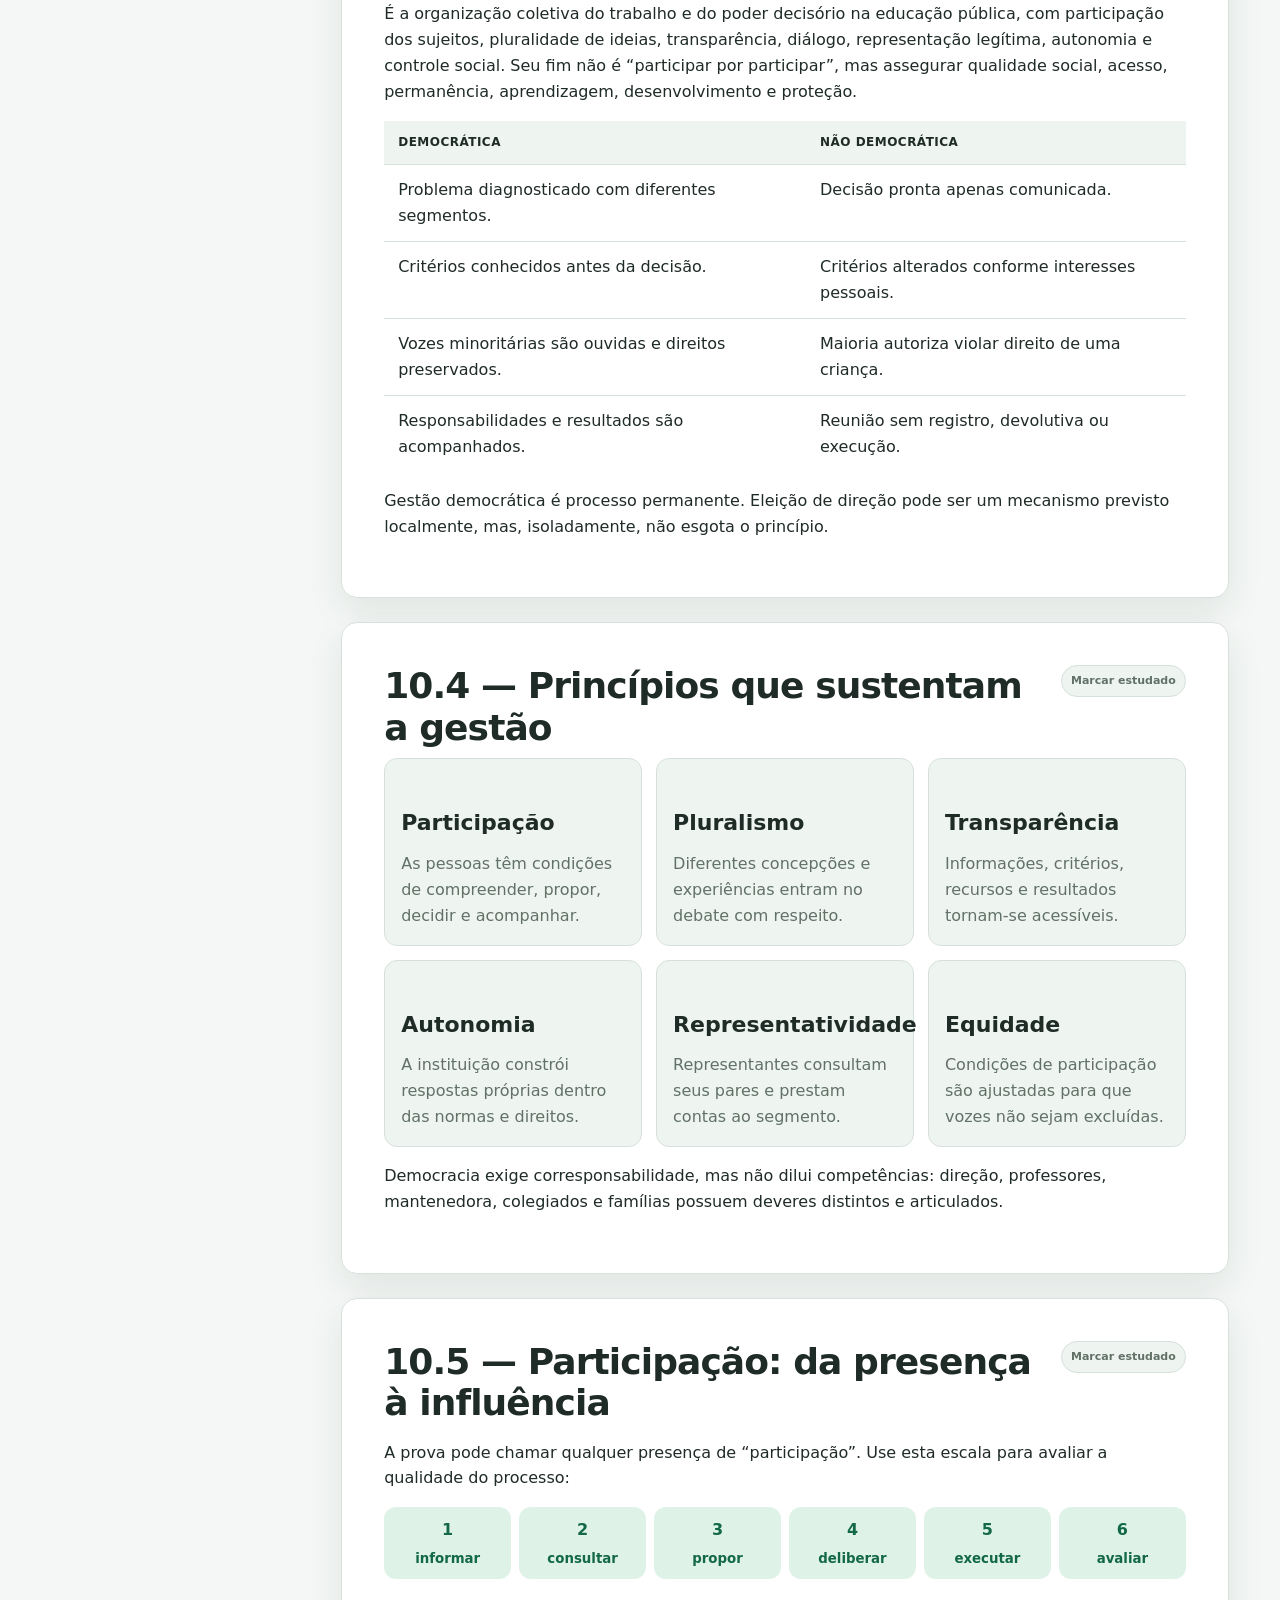
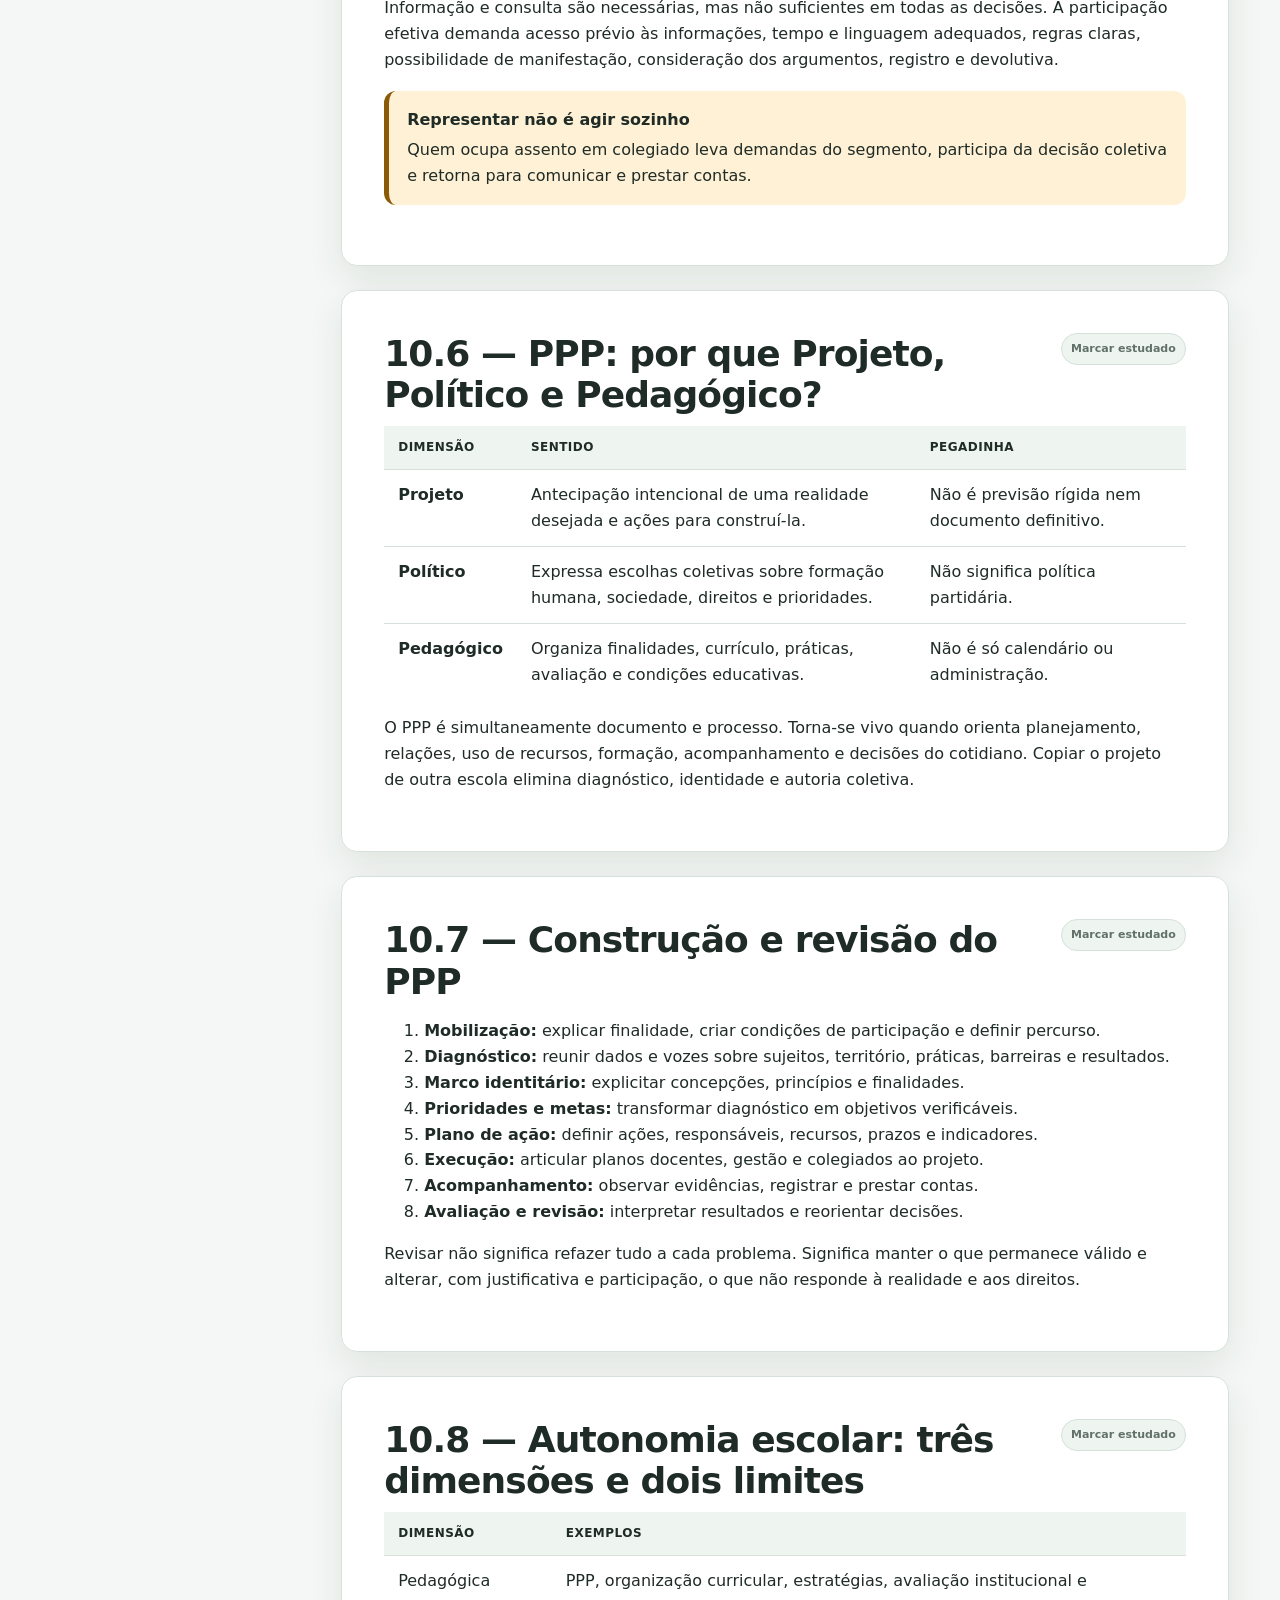
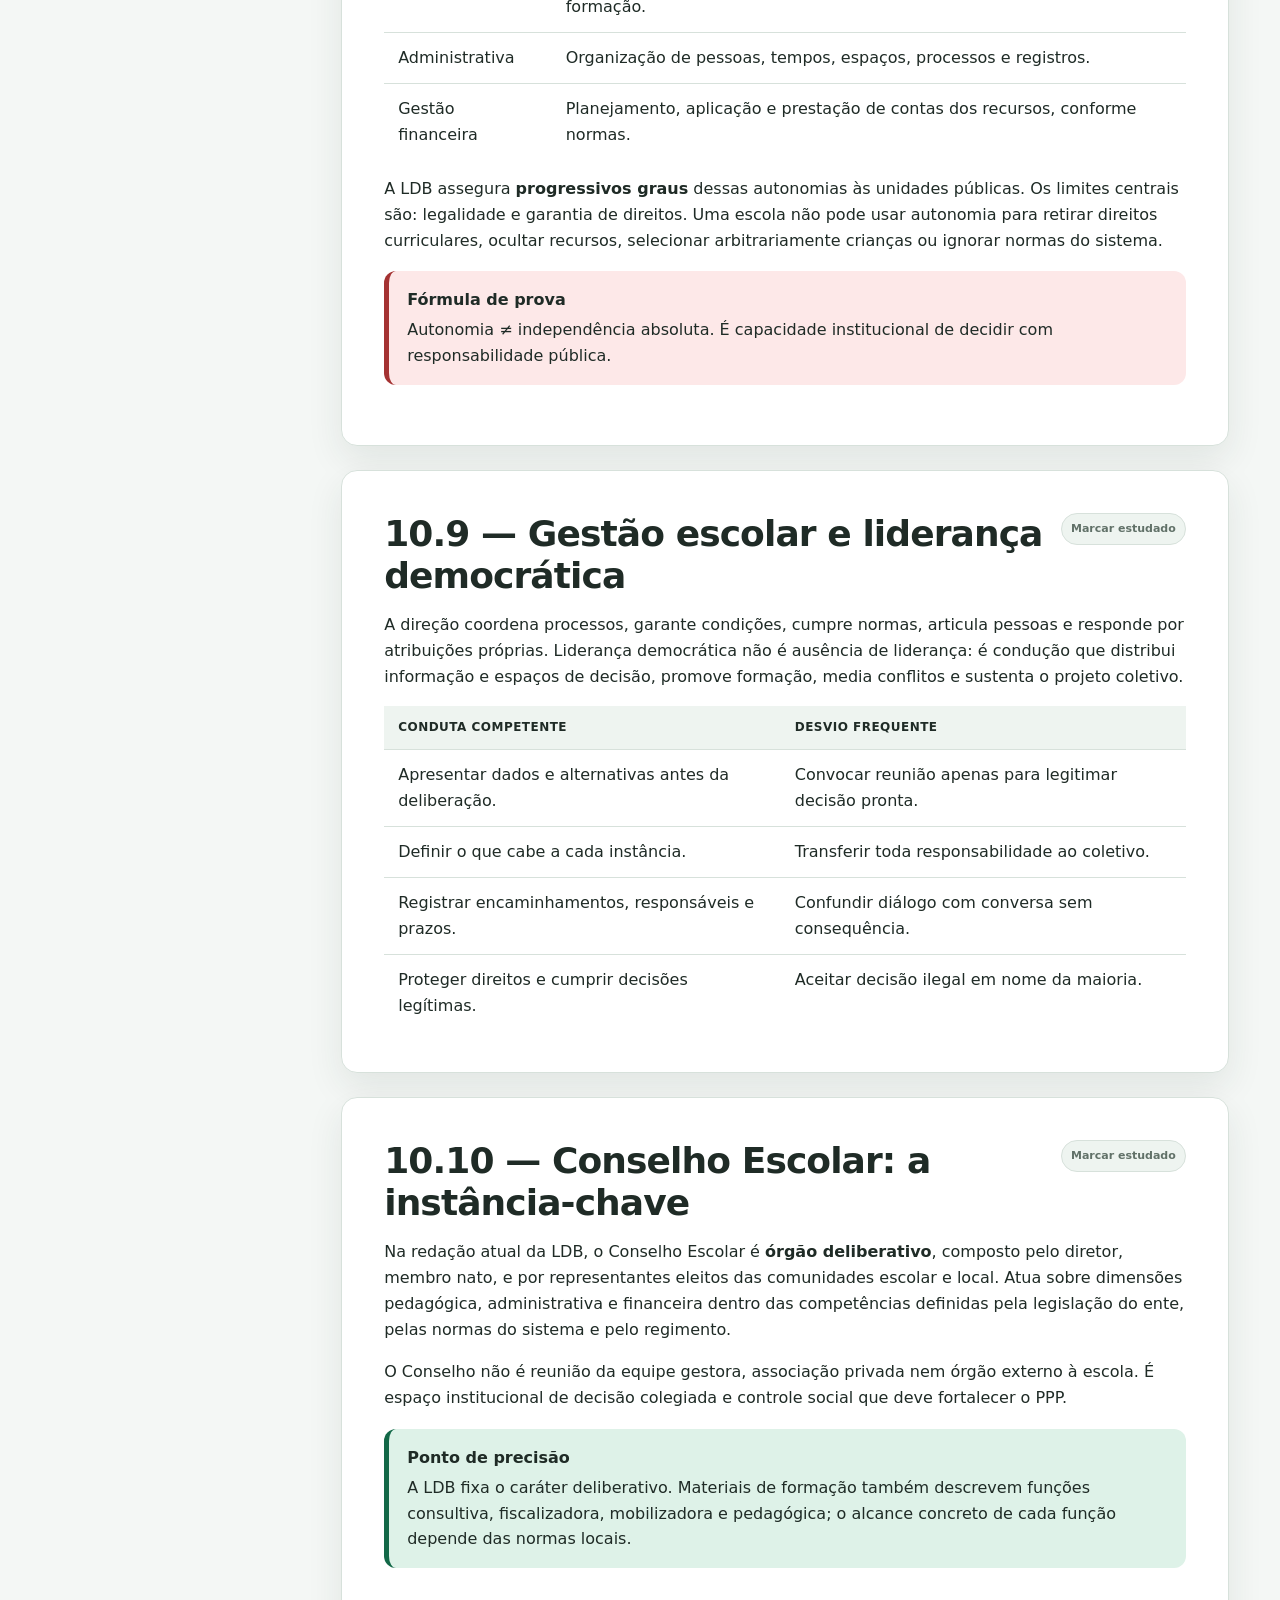
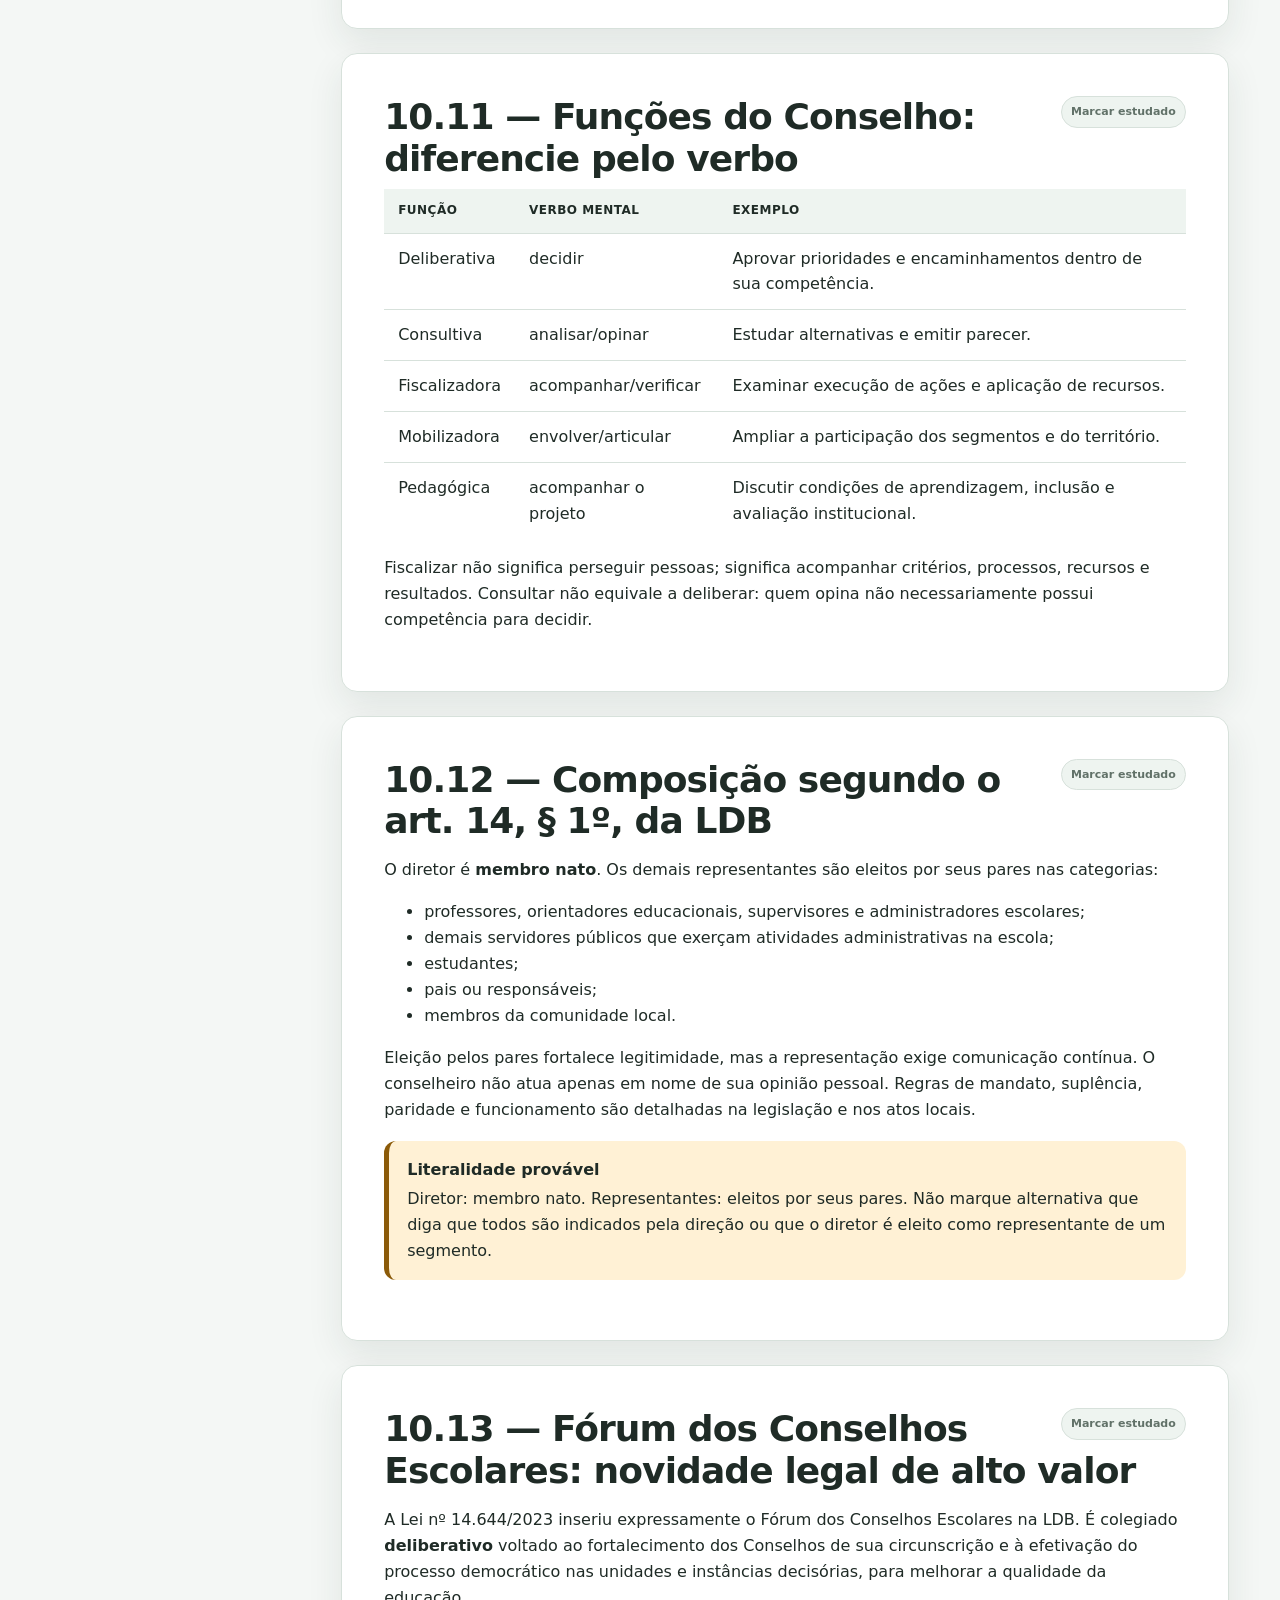
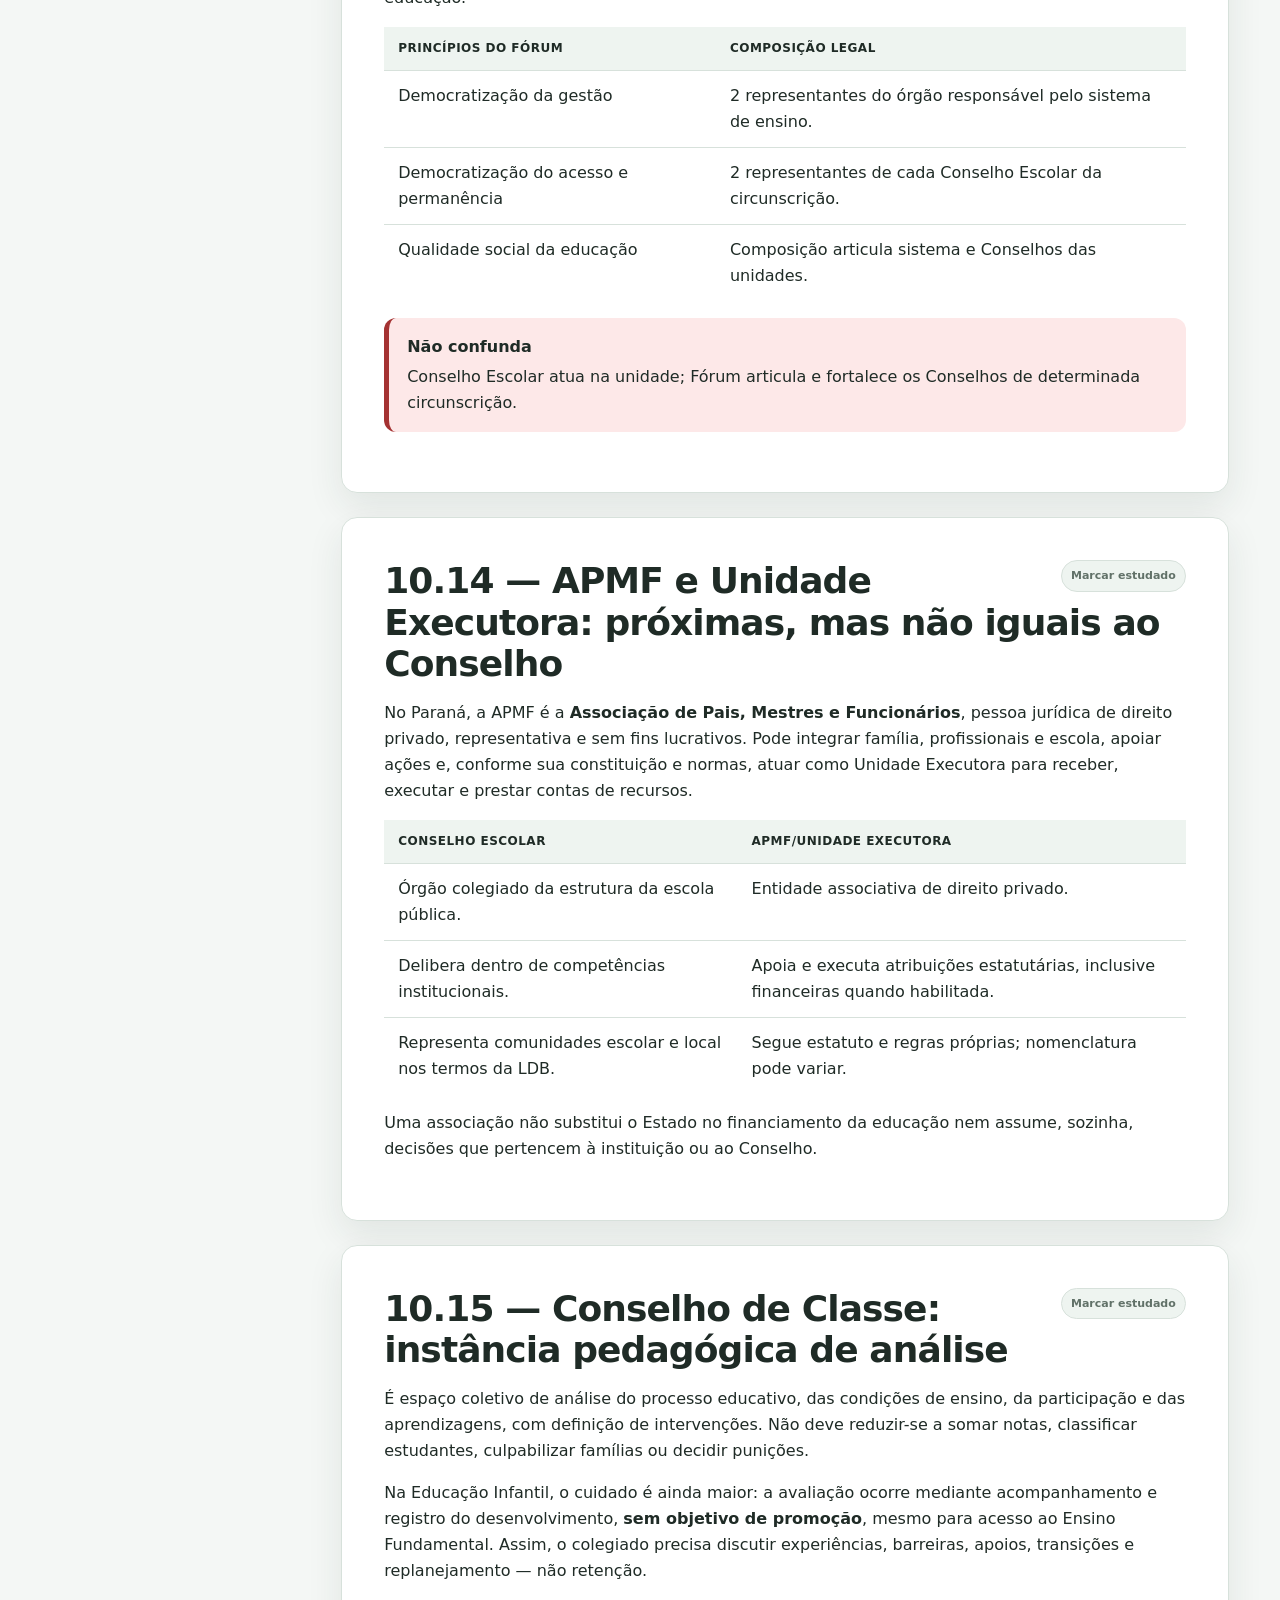
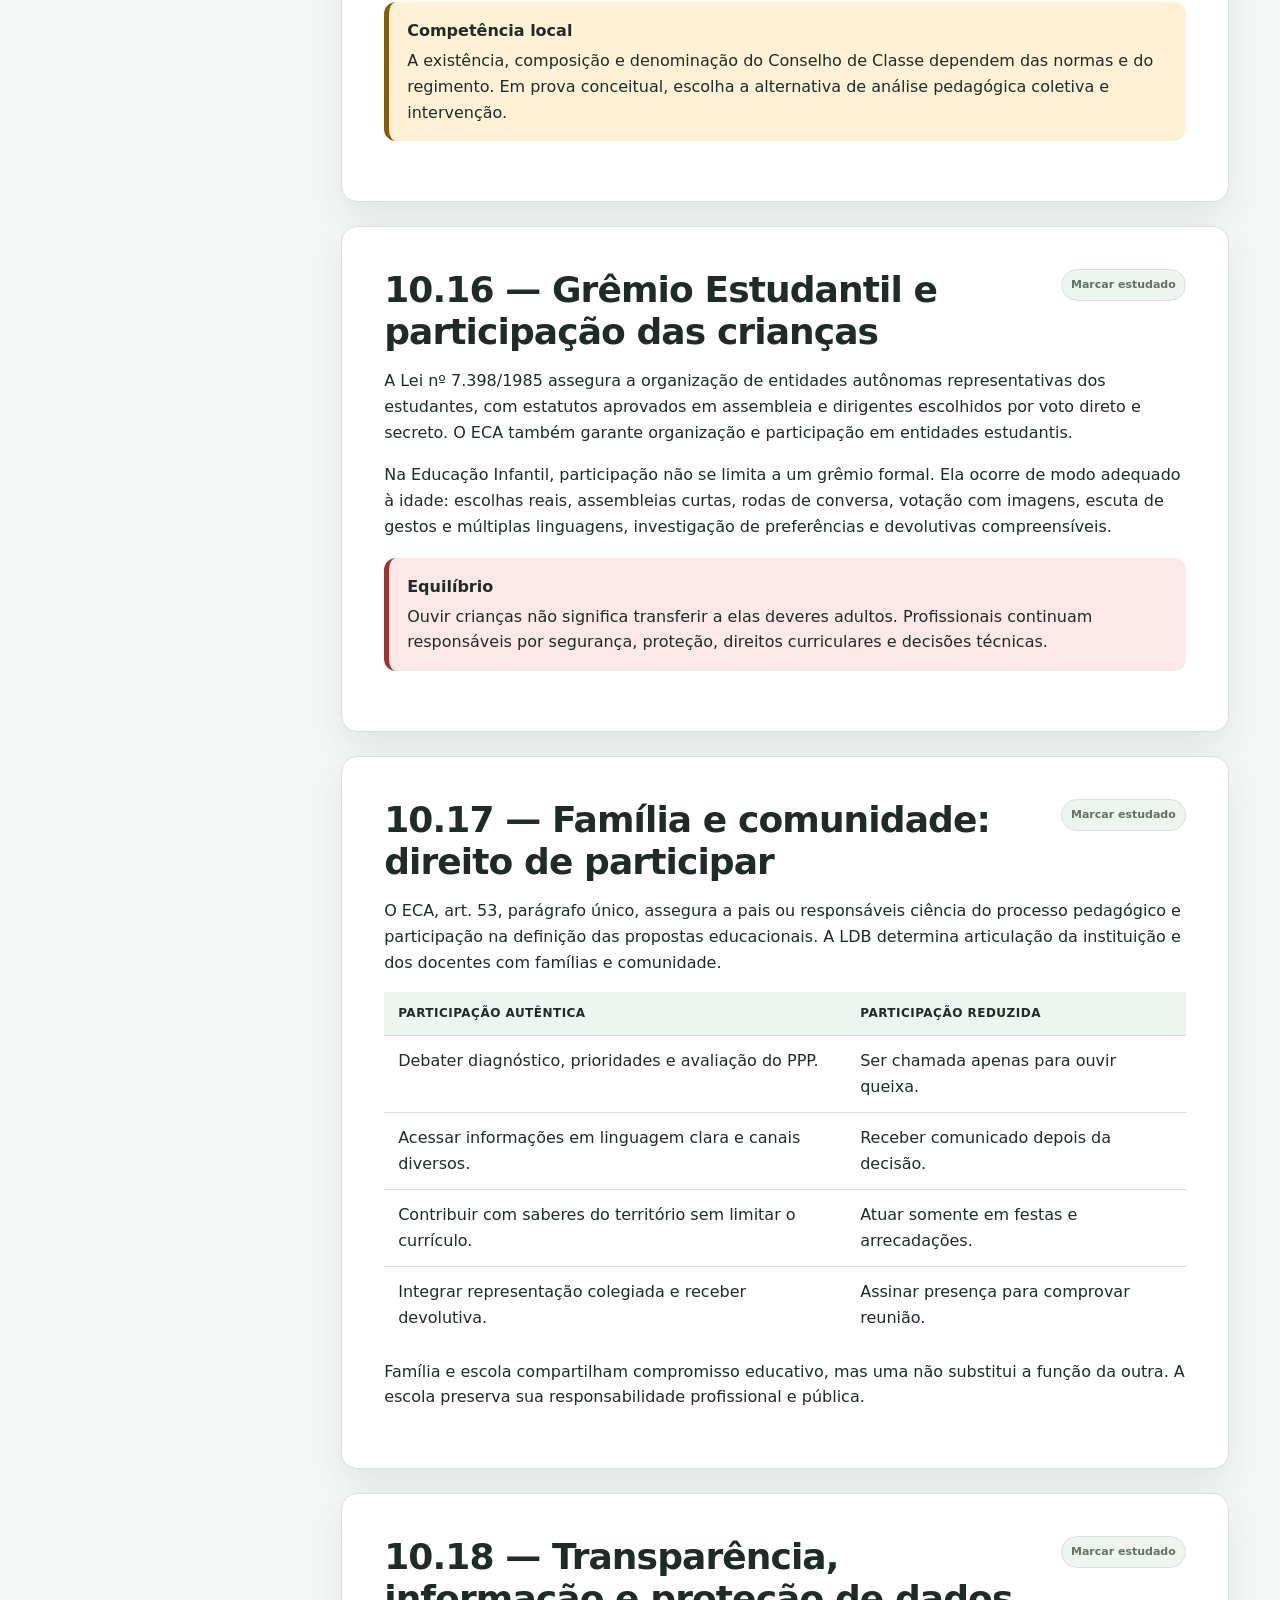
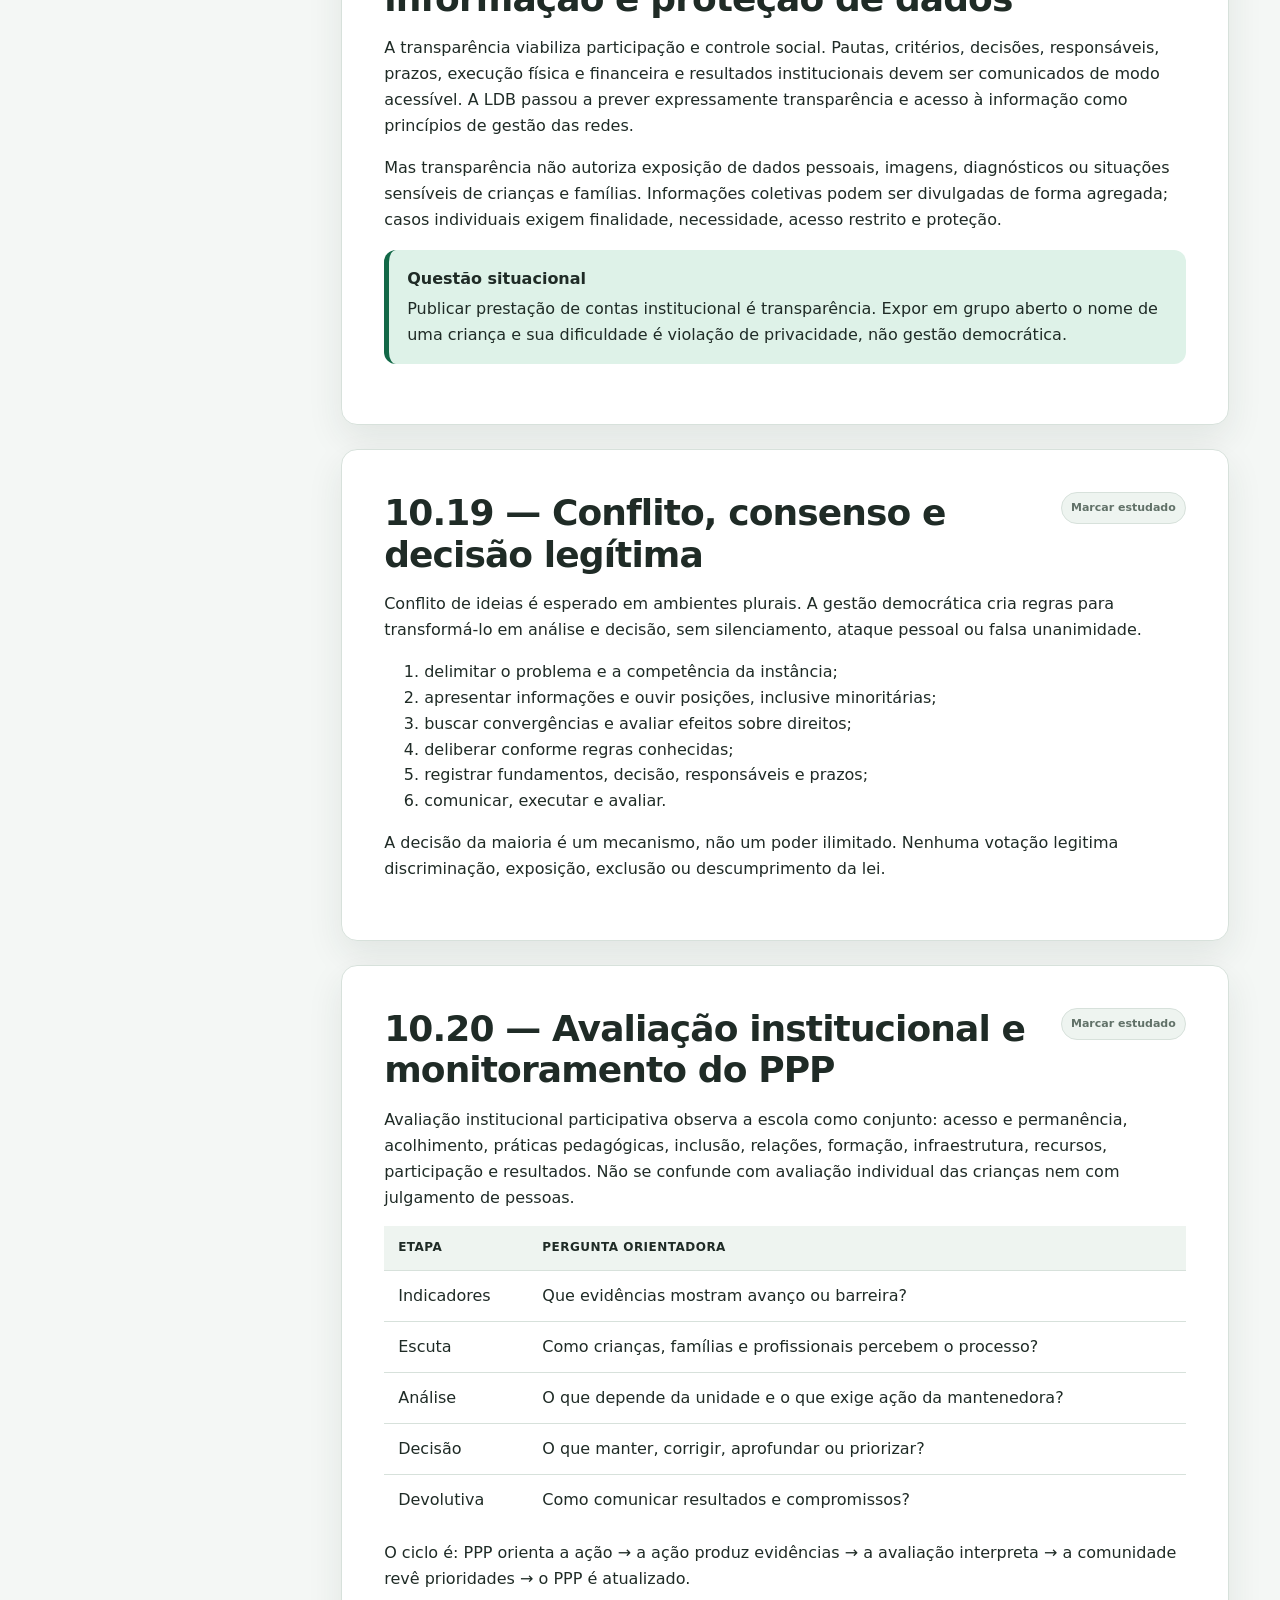
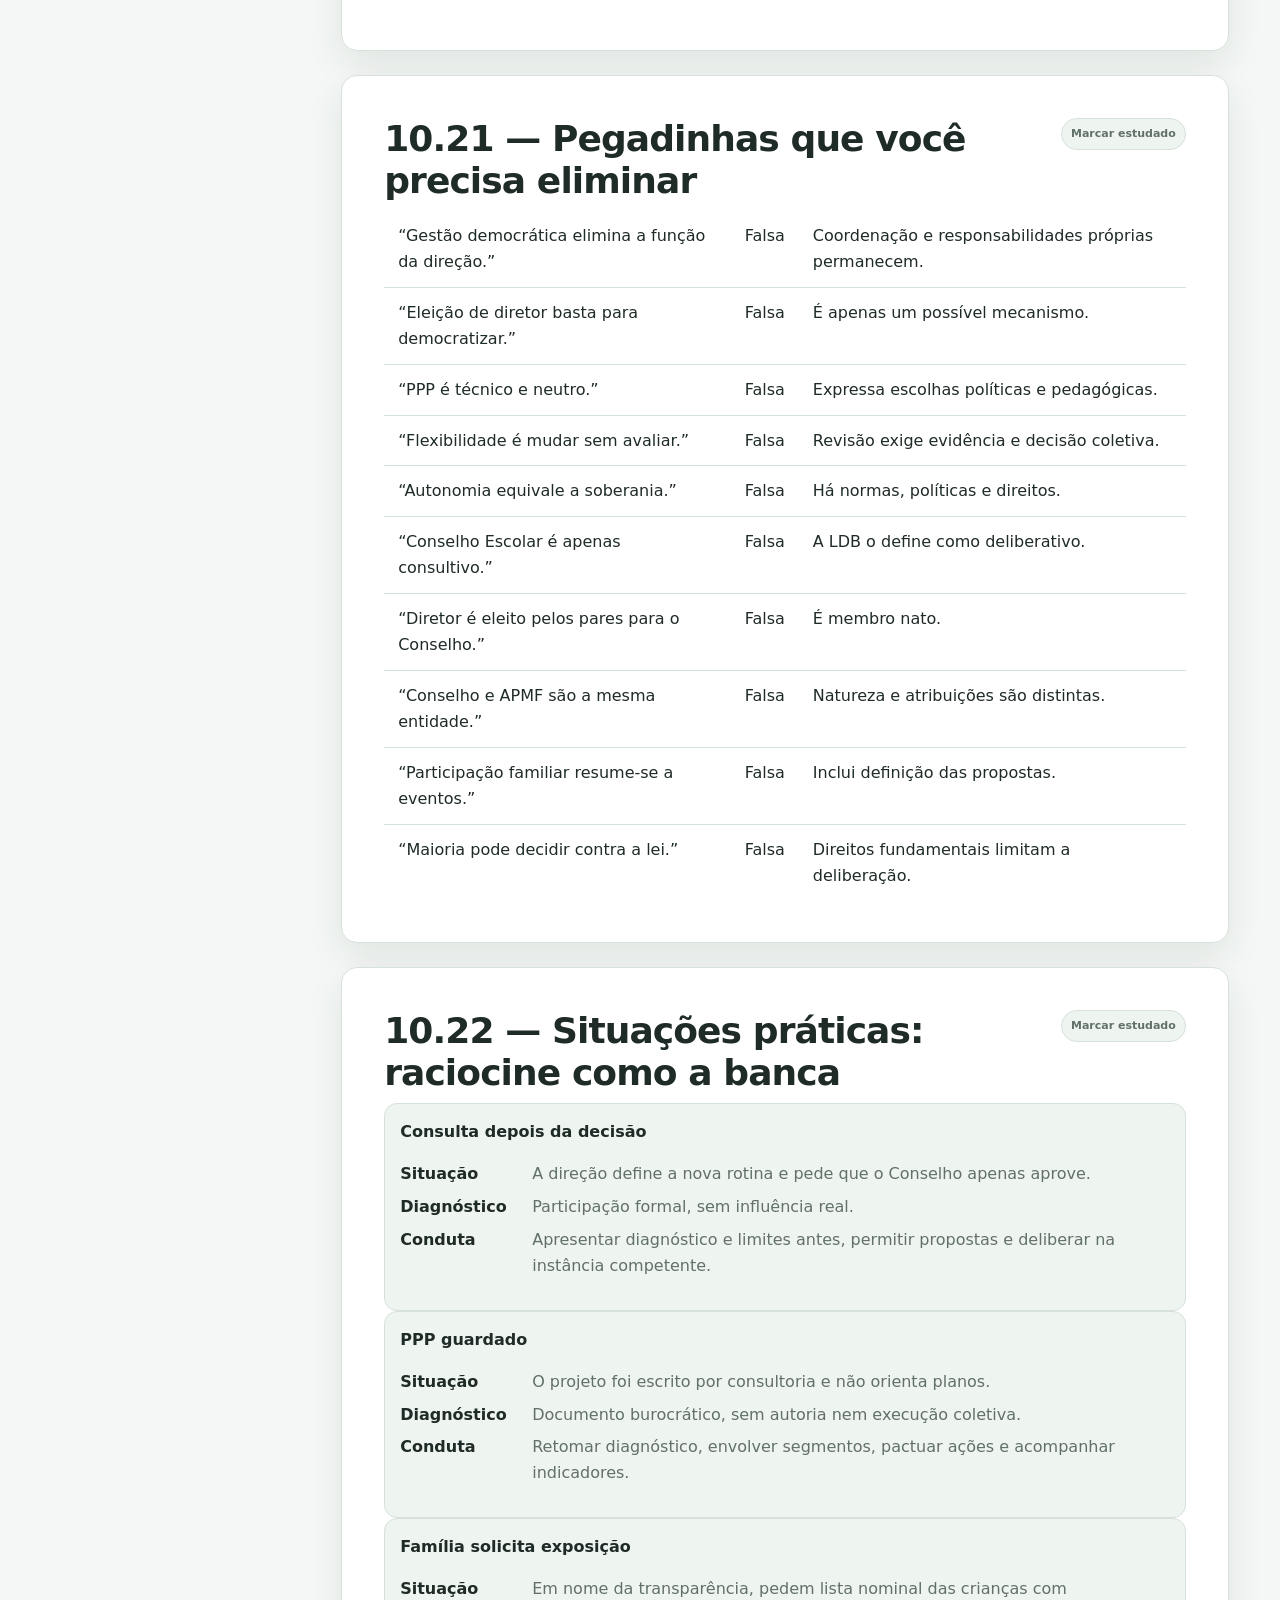
<file: ranks/rank-10-gestao-democratica.html>
<!doctype html><html lang="pt-BR"><head><meta charset="utf-8"><meta name="viewport" content="width=device-width,initial-scale=1"><meta name="description" content="Gestão democrática, PPP e instâncias colegiadas para Educador Infantil de Cianorte — banca UniFil."><meta name="theme-color" content="#0e5a3d"><title>Rank 10 — Gestão democrática, PPP e instâncias colegiadas</title><link rel="stylesheet" href="../assets/style.css"></head><body class="site-v2 rank-page" data-page-type="rank" data-rank="10" data-base="../"><header class="site-header"><div class="site-header-inner"><button class="icon-btn mobile-rank-toggle" type="button" onclick="toggleRankSidebar()">☰</button><a class="site-logo" href="../index.html"><span class="site-logo-mark">EI</span><span>Apostila Cianorte<small>Educador Infantil • UniFil</small></span></a><div class="site-spacer"></div><div class="search-box" style="width:min(42vw,460px)"><input id="globalSearch" type="search" placeholder="Pesquisar na apostila…" autocomplete="off"><div class="search-results" id="searchResults"></div></div><a class="icon-btn" href="../simulados/erros.html" title="Caderno de erros">★</a><button class="icon-btn" type="button" onclick="toggleTheme()">◐</button></div></header><div class="rank-layout"><aside class="rank-sidebar" id="rankSidebar"><a class="back-link" href="../index.html">← Painel de estudos</a><h3>Ranks</h3><ul class="rank-index"><li><a href="rank-01-bncc.html">Rank 1 — BNCC e DCNEI</a></li><li><a href="rank-02-ldb.html">Rank 2 — LDB</a></li><li><a href="rank-03-eca.html">Rank 3 — ECA</a></li><li><a href="rank-04-desenvolvimento.html">Rank 4 — Desenvolvimento</a></li><li><a href="rank-05-avaliacao.html">Rank 5 — Avaliação</a></li><li><a href="rank-06-ludicidade.html">Rank 6 — Ludicidade</a></li><li><a href="rank-07-inclusao.html">Rank 7 — Inclusão</a></li><li><a href="rank-08-referencial-parana.html">Rank 8 — RCP Paraná</a></li><li><a href="rank-09-planejamento-didatica.html">Rank 9 — Planejamento</a></li><li><a href="rank-10-gestao-democratica.html" class="active">Rank 10 — Gestão democrática</a></li><li><a href="rank-11-bullying-convivencia.html">Rank 11 — Bullying e convivência</a></li></ul><h3>Índice deste Rank</h3><ul class="rank-index"><li><a href="#r10-inicio">Visão geral</a></li><li><a href="#r10-banca">O que a UniFil cobra</a></li><li><a href="#r10-base">Base constitucional e legal</a></li><li><a href="#r10-conceito">Conceito de gestão democrática</a></li><li><a href="#r10-principios">Princípios</a></li><li><a href="#r10-participacao">Participação efetiva</a></li><li><a href="#r10-ppp">PPP: significado</a></li><li><a href="#r10-ciclo">Construção do PPP</a></li><li><a href="#r10-autonomia">Autonomia escolar</a></li><li><a href="#r10-lideranca">Gestão e liderança</a></li><li><a href="#r10-conselho">Conselho Escolar</a></li><li><a href="#r10-funcoes">Funções do Conselho</a></li><li><a href="#r10-composicao">Composição</a></li><li><a href="#r10-forum">Fórum dos Conselhos</a></li><li><a href="#r10-apmf">APMF e Unidade Executora</a></li><li><a href="#r10-classe">Conselho de Classe</a></li><li><a href="#r10-gremio">Grêmio e participação infantil</a></li><li><a href="#r10-familia">Família e comunidade</a></li><li><a href="#r10-transparencia">Transparência</a></li><li><a href="#r10-conflitos">Conflitos e decisão</a></li><li><a href="#r10-avaliacao">Avaliação institucional</a></li><li><a href="#r10-pegadinhas">Pegadinhas</a></li><li><a href="#r10-situacoes">Situações práticas</a></li><li><a href="#r10-adaptadas">Questões adaptadas</a></li><li><a href="#r10-autorais">Questões autorais</a></li><li><a href="#r10-simulado">Simulado</a></li><li><a href="#r10-resumo">Revisão e flashcards</a></li><li><a href="#r10-auditoria">Checklist e fontes</a></li></ul><div class="rank-progress-mini"><div class="rank-progress-row"><span>Domínio</span><span id="pageProgressText">0%</span></div><div class="progress-track"><div class="progress-bar" id="pageProgressBar"></div></div></div></aside><main class="rank-main"><section class="rank-hero"><div class="rank-hero-inner"><span class="eyebrow">Rank 10 • Prioridade A</span><h1>Gestão democrática, PPP e instâncias colegiadas</h1><p>Participação com poder real de influência, projeto coletivo, autonomia responsável e colegiados atuantes — com a redação atual da LDB e as pegadinhas preferidas da UniFil.</p><div class="rank-hero-meta"><span class="tag">Edital 001/2026</span><span class="tag">Lei atualizada</span><span class="tag">50 questões</span><span class="tag">32 flashcards</span></div></div></section><div class="mode-bar"><div class="mode-bar-inner"><button class="mode-btn active" data-mode="study">Estudar</button><button class="mode-btn" data-mode="review">Revisão rápida</button><button class="mode-btn" data-mode="questions">Questões</button><button class="mode-btn" data-mode="flashcards">Flashcards</button><button class="mode-btn" data-mode="simulado">Simulado</button><button class="mode-btn" data-mode="all">Tudo</button><span class="mode-spacer"></span><button class="mode-btn" type="button" id="examToggle" onclick="toggleExamMode()">Modo prova</button></div></div><div class="content">

<section class="chapter" data-modes="study review" id="r10-inicio"><div class="eyebrow">Mapa de aprovação</div><h2>O núcleo do Rank 10</h2><p class="section-lead">Gestão democrática não é reunião por formalidade: é organizar participação, informação, deliberação, execução, acompanhamento e responsabilização coletiva em favor do direito à educação.</p><div class="grid-3"><div class="mini-card"><h3>Projeto comum</h3><p>O PPP expressa identidade, diagnóstico, princípios, objetivos e ações da instituição.</p></div><div class="mini-card"><h3>Poder partilhado</h3><p>Colegiados ampliam vozes e qualificam decisões pedagógicas, administrativas e financeiras.</p></div><div class="mini-card"><h3>Autonomia responsável</h3><p>A escola decide progressivamente dentro da lei, das políticas públicas e dos direitos das crianças.</p></div></div><div class="callout danger"><strong>Pegadinha-mãe</strong>Participar não é apenas receber aviso, comparecer a festa ou confirmar decisão pronta. A participação democrática precisa influenciar decisões e permitir acompanhamento.</div></section>

<section class="chapter" data-modes="study" id="r10-banca"><h2>10.1 — O que a UniFil sinaliza nas provas</h2><p>O edital de Cianorte traz literalmente <b>gestão democrática e as instâncias colegiadas</b> e <b>gestão escolar</b>. Em prova de Professor de Educação Infantil de 2026, a UniFil apresentou como corretas duas ideias decisivas: participação de profissionais, estudantes, famílias e comunidade na elaboração do PPP; e flexibilidade do documento, com revisões periódicas conforme necessidades e avaliações institucionais.</p><table><thead><tr><th>Padrão de cobrança</th><th>Resposta de alto rendimento</th><th>Palavra que costuma falsificar</th></tr></thead><tbody><tr><td>Lacuna ou conceito curto</td><td>Participação da comunidade nos processos de decisão e avaliação.</td><td>Exclusivamente</td></tr><tr><td>Assertivas I e II</td><td>PPP coletivo, flexível, executado e avaliado.</td><td>Imutável</td></tr><tr><td>Situação concreta</td><td>Escuta, colegiado competente, decisão fundamentada e devolutiva.</td><td>Mera consulta</td></tr><tr><td>Lei seca atualizada</td><td>Art. 14 após a Lei nº 14.644/2023.</td><td>Somente direção</td></tr></tbody></table><div class="callout"><strong>Leitura da banca</strong>A UniFil costuma colocar uma alternativa quase correta e trocar o sujeito, o alcance ou a intensidade: “direção” no lugar de “comunidade”, “consulta” no lugar de “deliberação” e “autonomia absoluta” no lugar de “progressivos graus de autonomia”.</div></section>

<section class="chapter" data-modes="study" id="r10-base"><h2>10.2 — Base constitucional e legal: memorize a arquitetura</h2><table><thead><tr><th>Norma</th><th>Núcleo</th><th>Como pode cair</th></tr></thead><tbody><tr><td>CF, art. 206, VI</td><td>Gestão democrática do ensino público, na forma da lei.</td><td>Princípio do ensino — não vale afirmar “de todo ensino” na literalidade.</td></tr><tr><td>LDB, art. 3º, VIII</td><td>Gestão democrática do ensino público conforme LDB e legislação de Estados, Municípios e DF.</td><td>Redação atualizada pela Lei nº 14.644/2023.</td></tr><tr><td>LDB, art. 12, I e VI</td><td>A instituição elabora/executa sua proposta e articula-se com famílias e comunidade.</td><td>Elaborar sem executar está incompleto.</td></tr><tr><td>LDB, art. 13, I e II</td><td>Docentes participam da proposta e elaboram plano segundo ela.</td><td>Relação PPP ↔ trabalho docente.</td></tr><tr><td>LDB, art. 14</td><td>Participação no projeto pedagógico, Conselho Escolar e Fórum.</td><td>Lei do respectivo ente define as normas, conforme peculiaridades.</td></tr><tr><td>LDB, art. 15</td><td>Progressivos graus de autonomia pedagógica, administrativa e financeira.</td><td>Autonomia não é soberania.</td></tr></tbody></table><div class="callout warning"><strong>Atualização valiosa</strong>Materiais antigos dizem que “os sistemas de ensino definirão” as normas do art. 14. A redação vigente diz que <b>lei dos respectivos Estados e Municípios e do Distrito Federal definirá</b> essas normas.</div></section>

<section class="chapter" data-modes="study" id="r10-conceito"><h2>10.3 — Gestão democrática: conceito operacional</h2><p>É a organização coletiva do trabalho e do poder decisório na educação pública, com participação dos sujeitos, pluralidade de ideias, transparência, diálogo, representação legítima, autonomia e controle social. Seu fim não é “participar por participar”, mas assegurar qualidade social, acesso, permanência, aprendizagem, desenvolvimento e proteção.</p><table><thead><tr><th>Democrática</th><th>Não democrática</th></tr></thead><tbody><tr><td>Problema diagnosticado com diferentes segmentos.</td><td>Decisão pronta apenas comunicada.</td></tr><tr><td>Critérios conhecidos antes da decisão.</td><td>Critérios alterados conforme interesses pessoais.</td></tr><tr><td>Vozes minoritárias são ouvidas e direitos preservados.</td><td>Maioria autoriza violar direito de uma criança.</td></tr><tr><td>Responsabilidades e resultados são acompanhados.</td><td>Reunião sem registro, devolutiva ou execução.</td></tr></tbody></table><p>Gestão democrática é processo permanente. Eleição de direção pode ser um mecanismo previsto localmente, mas, isoladamente, não esgota o princípio.</p></section>

<section class="chapter" data-modes="study" id="r10-principios"><h2>10.4 — Princípios que sustentam a gestão</h2><div class="grid-3"><div class="mini-card"><h3>Participação</h3><p>As pessoas têm condições de compreender, propor, decidir e acompanhar.</p></div><div class="mini-card"><h3>Pluralismo</h3><p>Diferentes concepções e experiências entram no debate com respeito.</p></div><div class="mini-card"><h3>Transparência</h3><p>Informações, critérios, recursos e resultados tornam-se acessíveis.</p></div><div class="mini-card"><h3>Autonomia</h3><p>A instituição constrói respostas próprias dentro das normas e direitos.</p></div><div class="mini-card"><h3>Representatividade</h3><p>Representantes consultam seus pares e prestam contas ao segmento.</p></div><div class="mini-card"><h3>Equidade</h3><p>Condições de participação são ajustadas para que vozes não sejam excluídas.</p></div></div><p>Democracia exige corresponsabilidade, mas não dilui competências: direção, professores, mantenedora, colegiados e famílias possuem deveres distintos e articulados.</p></section>

<section class="chapter" data-modes="study" id="r10-participacao"><h2>10.5 — Participação: da presença à influência</h2><p>A prova pode chamar qualquer presença de “participação”. Use esta escala para avaliar a qualidade do processo:</p><div class="memory-strip"><span><b>1</b><small>informar</small></span><span><b>2</b><small>consultar</small></span><span><b>3</b><small>propor</small></span><span><b>4</b><small>deliberar</small></span><span><b>5</b><small>executar</small></span><span><b>6</b><small>avaliar</small></span></div><p>Informação e consulta são necessárias, mas não suficientes em todas as decisões. A participação efetiva demanda acesso prévio às informações, tempo e linguagem adequados, regras claras, possibilidade de manifestação, consideração dos argumentos, registro e devolutiva.</p><div class="callout warning"><strong>Representar não é agir sozinho</strong>Quem ocupa assento em colegiado leva demandas do segmento, participa da decisão coletiva e retorna para comunicar e prestar contas.</div></section>

<section class="chapter" data-modes="study" id="r10-ppp"><h2>10.6 — PPP: por que Projeto, Político e Pedagógico?</h2><table><thead><tr><th>Dimensão</th><th>Sentido</th><th>Pegadinha</th></tr></thead><tbody><tr><td><b>Projeto</b></td><td>Antecipação intencional de uma realidade desejada e ações para construí-la.</td><td>Não é previsão rígida nem documento definitivo.</td></tr><tr><td><b>Político</b></td><td>Expressa escolhas coletivas sobre formação humana, sociedade, direitos e prioridades.</td><td>Não significa política partidária.</td></tr><tr><td><b>Pedagógico</b></td><td>Organiza finalidades, currículo, práticas, avaliação e condições educativas.</td><td>Não é só calendário ou administração.</td></tr></tbody></table><p>O PPP é simultaneamente documento e processo. Torna-se vivo quando orienta planejamento, relações, uso de recursos, formação, acompanhamento e decisões do cotidiano. Copiar o projeto de outra escola elimina diagnóstico, identidade e autoria coletiva.</p></section>

<section class="chapter" data-modes="study" id="r10-ciclo"><h2>10.7 — Construção e revisão do PPP</h2><ol><li><b>Mobilização:</b> explicar finalidade, criar condições de participação e definir percurso.</li><li><b>Diagnóstico:</b> reunir dados e vozes sobre sujeitos, território, práticas, barreiras e resultados.</li><li><b>Marco identitário:</b> explicitar concepções, princípios e finalidades.</li><li><b>Prioridades e metas:</b> transformar diagnóstico em objetivos verificáveis.</li><li><b>Plano de ação:</b> definir ações, responsáveis, recursos, prazos e indicadores.</li><li><b>Execução:</b> articular planos docentes, gestão e colegiados ao projeto.</li><li><b>Acompanhamento:</b> observar evidências, registrar e prestar contas.</li><li><b>Avaliação e revisão:</b> interpretar resultados e reorientar decisões.</li></ol><p>Revisar não significa refazer tudo a cada problema. Significa manter o que permanece válido e alterar, com justificativa e participação, o que não responde à realidade e aos direitos.</p></section>

<section class="chapter" data-modes="study" id="r10-autonomia"><h2>10.8 — Autonomia escolar: três dimensões e dois limites</h2><table><thead><tr><th>Dimensão</th><th>Exemplos</th></tr></thead><tbody><tr><td>Pedagógica</td><td>PPP, organização curricular, estratégias, avaliação institucional e formação.</td></tr><tr><td>Administrativa</td><td>Organização de pessoas, tempos, espaços, processos e registros.</td></tr><tr><td>Gestão financeira</td><td>Planejamento, aplicação e prestação de contas dos recursos, conforme normas.</td></tr></tbody></table><p>A LDB assegura <b>progressivos graus</b> dessas autonomias às unidades públicas. Os limites centrais são: legalidade e garantia de direitos. Uma escola não pode usar autonomia para retirar direitos curriculares, ocultar recursos, selecionar arbitrariamente crianças ou ignorar normas do sistema.</p><div class="callout danger"><strong>Fórmula de prova</strong>Autonomia ≠ independência absoluta. É capacidade institucional de decidir com responsabilidade pública.</div></section>

<section class="chapter" data-modes="study" id="r10-lideranca"><h2>10.9 — Gestão escolar e liderança democrática</h2><p>A direção coordena processos, garante condições, cumpre normas, articula pessoas e responde por atribuições próprias. Liderança democrática não é ausência de liderança: é condução que distribui informação e espaços de decisão, promove formação, media conflitos e sustenta o projeto coletivo.</p><table><thead><tr><th>Conduta competente</th><th>Desvio frequente</th></tr></thead><tbody><tr><td>Apresentar dados e alternativas antes da deliberação.</td><td>Convocar reunião apenas para legitimar decisão pronta.</td></tr><tr><td>Definir o que cabe a cada instância.</td><td>Transferir toda responsabilidade ao coletivo.</td></tr><tr><td>Registrar encaminhamentos, responsáveis e prazos.</td><td>Confundir diálogo com conversa sem consequência.</td></tr><tr><td>Proteger direitos e cumprir decisões legítimas.</td><td>Aceitar decisão ilegal em nome da maioria.</td></tr></tbody></table></section>

<section class="chapter" data-modes="study" id="r10-conselho"><h2>10.10 — Conselho Escolar: a instância-chave</h2><p>Na redação atual da LDB, o Conselho Escolar é <b>órgão deliberativo</b>, composto pelo diretor, membro nato, e por representantes eleitos das comunidades escolar e local. Atua sobre dimensões pedagógica, administrativa e financeira dentro das competências definidas pela legislação do ente, pelas normas do sistema e pelo regimento.</p><p>O Conselho não é reunião da equipe gestora, associação privada nem órgão externo à escola. É espaço institucional de decisão colegiada e controle social que deve fortalecer o PPP.</p><div class="callout"><strong>Ponto de precisão</strong>A LDB fixa o caráter deliberativo. Materiais de formação também descrevem funções consultiva, fiscalizadora, mobilizadora e pedagógica; o alcance concreto de cada função depende das normas locais.</div></section>

<section class="chapter" data-modes="study" id="r10-funcoes"><h2>10.11 — Funções do Conselho: diferencie pelo verbo</h2><table><thead><tr><th>Função</th><th>Verbo mental</th><th>Exemplo</th></tr></thead><tbody><tr><td>Deliberativa</td><td>decidir</td><td>Aprovar prioridades e encaminhamentos dentro de sua competência.</td></tr><tr><td>Consultiva</td><td>analisar/opinar</td><td>Estudar alternativas e emitir parecer.</td></tr><tr><td>Fiscalizadora</td><td>acompanhar/verificar</td><td>Examinar execução de ações e aplicação de recursos.</td></tr><tr><td>Mobilizadora</td><td>envolver/articular</td><td>Ampliar a participação dos segmentos e do território.</td></tr><tr><td>Pedagógica</td><td>acompanhar o projeto</td><td>Discutir condições de aprendizagem, inclusão e avaliação institucional.</td></tr></tbody></table><p>Fiscalizar não significa perseguir pessoas; significa acompanhar critérios, processos, recursos e resultados. Consultar não equivale a deliberar: quem opina não necessariamente possui competência para decidir.</p></section>

<section class="chapter" data-modes="study" id="r10-composicao"><h2>10.12 — Composição segundo o art. 14, § 1º, da LDB</h2><p>O diretor é <b>membro nato</b>. Os demais representantes são eleitos por seus pares nas categorias:</p><ul><li>professores, orientadores educacionais, supervisores e administradores escolares;</li><li>demais servidores públicos que exerçam atividades administrativas na escola;</li><li>estudantes;</li><li>pais ou responsáveis;</li><li>membros da comunidade local.</li></ul><p>Eleição pelos pares fortalece legitimidade, mas a representação exige comunicação contínua. O conselheiro não atua apenas em nome de sua opinião pessoal. Regras de mandato, suplência, paridade e funcionamento são detalhadas na legislação e nos atos locais.</p><div class="callout warning"><strong>Literalidade provável</strong>Diretor: membro nato. Representantes: eleitos por seus pares. Não marque alternativa que diga que todos são indicados pela direção ou que o diretor é eleito como representante de um segmento.</div></section>

<section class="chapter" data-modes="study" id="r10-forum"><h2>10.13 — Fórum dos Conselhos Escolares: novidade legal de alto valor</h2><p>A Lei nº 14.644/2023 inseriu expressamente o Fórum dos Conselhos Escolares na LDB. É colegiado <b>deliberativo</b> voltado ao fortalecimento dos Conselhos de sua circunscrição e à efetivação do processo democrático nas unidades e instâncias decisórias, para melhorar a qualidade da educação.</p><table><thead><tr><th>Princípios do Fórum</th><th>Composição legal</th></tr></thead><tbody><tr><td>Democratização da gestão</td><td>2 representantes do órgão responsável pelo sistema de ensino.</td></tr><tr><td>Democratização do acesso e permanência</td><td>2 representantes de cada Conselho Escolar da circunscrição.</td></tr><tr><td>Qualidade social da educação</td><td>Composição articula sistema e Conselhos das unidades.</td></tr></tbody></table><div class="callout danger"><strong>Não confunda</strong>Conselho Escolar atua na unidade; Fórum articula e fortalece os Conselhos de determinada circunscrição.</div></section>

<section class="chapter" data-modes="study" id="r10-apmf"><h2>10.14 — APMF e Unidade Executora: próximas, mas não iguais ao Conselho</h2><p>No Paraná, a APMF é a <b>Associação de Pais, Mestres e Funcionários</b>, pessoa jurídica de direito privado, representativa e sem fins lucrativos. Pode integrar família, profissionais e escola, apoiar ações e, conforme sua constituição e normas, atuar como Unidade Executora para receber, executar e prestar contas de recursos.</p><table><thead><tr><th>Conselho Escolar</th><th>APMF/Unidade Executora</th></tr></thead><tbody><tr><td>Órgão colegiado da estrutura da escola pública.</td><td>Entidade associativa de direito privado.</td></tr><tr><td>Delibera dentro de competências institucionais.</td><td>Apoia e executa atribuições estatutárias, inclusive financeiras quando habilitada.</td></tr><tr><td>Representa comunidades escolar e local nos termos da LDB.</td><td>Segue estatuto e regras próprias; nomenclatura pode variar.</td></tr></tbody></table><p>Uma associação não substitui o Estado no financiamento da educação nem assume, sozinha, decisões que pertencem à instituição ou ao Conselho.</p></section>

<section class="chapter" data-modes="study" id="r10-classe"><h2>10.15 — Conselho de Classe: instância pedagógica de análise</h2><p>É espaço coletivo de análise do processo educativo, das condições de ensino, da participação e das aprendizagens, com definição de intervenções. Não deve reduzir-se a somar notas, classificar estudantes, culpabilizar famílias ou decidir punições.</p><p>Na Educação Infantil, o cuidado é ainda maior: a avaliação ocorre mediante acompanhamento e registro do desenvolvimento, <b>sem objetivo de promoção</b>, mesmo para acesso ao Ensino Fundamental. Assim, o colegiado precisa discutir experiências, barreiras, apoios, transições e replanejamento — não retenção.</p><div class="callout warning"><strong>Competência local</strong>A existência, composição e denominação do Conselho de Classe dependem das normas e do regimento. Em prova conceitual, escolha a alternativa de análise pedagógica coletiva e intervenção.</div></section>

<section class="chapter" data-modes="study" id="r10-gremio"><h2>10.16 — Grêmio Estudantil e participação das crianças</h2><p>A Lei nº 7.398/1985 assegura a organização de entidades autônomas representativas dos estudantes, com estatutos aprovados em assembleia e dirigentes escolhidos por voto direto e secreto. O ECA também garante organização e participação em entidades estudantis.</p><p>Na Educação Infantil, participação não se limita a um grêmio formal. Ela ocorre de modo adequado à idade: escolhas reais, assembleias curtas, rodas de conversa, votação com imagens, escuta de gestos e múltiplas linguagens, investigação de preferências e devolutivas compreensíveis.</p><div class="callout danger"><strong>Equilíbrio</strong>Ouvir crianças não significa transferir a elas deveres adultos. Profissionais continuam responsáveis por segurança, proteção, direitos curriculares e decisões técnicas.</div></section>

<section class="chapter" data-modes="study" id="r10-familia"><h2>10.17 — Família e comunidade: direito de participar</h2><p>O ECA, art. 53, parágrafo único, assegura a pais ou responsáveis ciência do processo pedagógico e participação na definição das propostas educacionais. A LDB determina articulação da instituição e dos docentes com famílias e comunidade.</p><table><thead><tr><th>Participação autêntica</th><th>Participação reduzida</th></tr></thead><tbody><tr><td>Debater diagnóstico, prioridades e avaliação do PPP.</td><td>Ser chamada apenas para ouvir queixa.</td></tr><tr><td>Acessar informações em linguagem clara e canais diversos.</td><td>Receber comunicado depois da decisão.</td></tr><tr><td>Contribuir com saberes do território sem limitar o currículo.</td><td>Atuar somente em festas e arrecadações.</td></tr><tr><td>Integrar representação colegiada e receber devolutiva.</td><td>Assinar presença para comprovar reunião.</td></tr></tbody></table><p>Família e escola compartilham compromisso educativo, mas uma não substitui a função da outra. A escola preserva sua responsabilidade profissional e pública.</p></section>

<section class="chapter" data-modes="study" id="r10-transparencia"><h2>10.18 — Transparência, informação e proteção de dados</h2><p>A transparência viabiliza participação e controle social. Pautas, critérios, decisões, responsáveis, prazos, execução física e financeira e resultados institucionais devem ser comunicados de modo acessível. A LDB passou a prever expressamente transparência e acesso à informação como princípios de gestão das redes.</p><p>Mas transparência não autoriza exposição de dados pessoais, imagens, diagnósticos ou situações sensíveis de crianças e famílias. Informações coletivas podem ser divulgadas de forma agregada; casos individuais exigem finalidade, necessidade, acesso restrito e proteção.</p><div class="callout"><strong>Questão situacional</strong>Publicar prestação de contas institucional é transparência. Expor em grupo aberto o nome de uma criança e sua dificuldade é violação de privacidade, não gestão democrática.</div></section>

<section class="chapter" data-modes="study" id="r10-conflitos"><h2>10.19 — Conflito, consenso e decisão legítima</h2><p>Conflito de ideias é esperado em ambientes plurais. A gestão democrática cria regras para transformá-lo em análise e decisão, sem silenciamento, ataque pessoal ou falsa unanimidade.</p><ol><li>delimitar o problema e a competência da instância;</li><li>apresentar informações e ouvir posições, inclusive minoritárias;</li><li>buscar convergências e avaliar efeitos sobre direitos;</li><li>deliberar conforme regras conhecidas;</li><li>registrar fundamentos, decisão, responsáveis e prazos;</li><li>comunicar, executar e avaliar.</li></ol><p>A decisão da maioria é um mecanismo, não um poder ilimitado. Nenhuma votação legitima discriminação, exposição, exclusão ou descumprimento da lei.</p></section>

<section class="chapter" data-modes="study" id="r10-avaliacao"><h2>10.20 — Avaliação institucional e monitoramento do PPP</h2><p>Avaliação institucional participativa observa a escola como conjunto: acesso e permanência, acolhimento, práticas pedagógicas, inclusão, relações, formação, infraestrutura, recursos, participação e resultados. Não se confunde com avaliação individual das crianças nem com julgamento de pessoas.</p><table><thead><tr><th>Etapa</th><th>Pergunta orientadora</th></tr></thead><tbody><tr><td>Indicadores</td><td>Que evidências mostram avanço ou barreira?</td></tr><tr><td>Escuta</td><td>Como crianças, famílias e profissionais percebem o processo?</td></tr><tr><td>Análise</td><td>O que depende da unidade e o que exige ação da mantenedora?</td></tr><tr><td>Decisão</td><td>O que manter, corrigir, aprofundar ou priorizar?</td></tr><tr><td>Devolutiva</td><td>Como comunicar resultados e compromissos?</td></tr></tbody></table><p>O ciclo é: PPP orienta a ação → a ação produz evidências → a avaliação interpreta → a comunidade revê prioridades → o PPP é atualizado.</p></section>

<section class="chapter" data-modes="study review" id="r10-pegadinhas"><h2>10.21 — Pegadinhas que você precisa eliminar</h2><table><tbody><tr><td>“Gestão democrática elimina a função da direção.”</td><td class="audit-no">Falsa</td><td>Coordenação e responsabilidades próprias permanecem.</td></tr><tr><td>“Eleição de diretor basta para democratizar.”</td><td class="audit-no">Falsa</td><td>É apenas um possível mecanismo.</td></tr><tr><td>“PPP é técnico e neutro.”</td><td class="audit-no">Falsa</td><td>Expressa escolhas políticas e pedagógicas.</td></tr><tr><td>“Flexibilidade é mudar sem avaliar.”</td><td class="audit-no">Falsa</td><td>Revisão exige evidência e decisão coletiva.</td></tr><tr><td>“Autonomia equivale a soberania.”</td><td class="audit-no">Falsa</td><td>Há normas, políticas e direitos.</td></tr><tr><td>“Conselho Escolar é apenas consultivo.”</td><td class="audit-no">Falsa</td><td>A LDB o define como deliberativo.</td></tr><tr><td>“Diretor é eleito pelos pares para o Conselho.”</td><td class="audit-no">Falsa</td><td>É membro nato.</td></tr><tr><td>“Conselho e APMF são a mesma entidade.”</td><td class="audit-no">Falsa</td><td>Natureza e atribuições são distintas.</td></tr><tr><td>“Participação familiar resume-se a eventos.”</td><td class="audit-no">Falsa</td><td>Inclui definição das propostas.</td></tr><tr><td>“Maioria pode decidir contra a lei.”</td><td class="audit-no">Falsa</td><td>Direitos fundamentais limitam a deliberação.</td></tr></tbody></table></section>

<section class="chapter" data-modes="study" id="r10-situacoes"><h2>10.22 — Situações práticas: raciocine como a banca</h2><div class="situation"><h4>Consulta depois da decisão</h4><dl><dt>Situação</dt><dd>A direção define a nova rotina e pede que o Conselho apenas aprove.</dd><dt>Diagnóstico</dt><dd>Participação formal, sem influência real.</dd><dt>Conduta</dt><dd>Apresentar diagnóstico e limites antes, permitir propostas e deliberar na instância competente.</dd></dl></div><div class="situation"><h4>PPP guardado</h4><dl><dt>Situação</dt><dd>O projeto foi escrito por consultoria e não orienta planos.</dd><dt>Diagnóstico</dt><dd>Documento burocrático, sem autoria nem execução coletiva.</dd><dt>Conduta</dt><dd>Retomar diagnóstico, envolver segmentos, pactuar ações e acompanhar indicadores.</dd></dl></div><div class="situation"><h4>Família solicita exposição</h4><dl><dt>Situação</dt><dd>Em nome da transparência, pedem lista nominal das crianças com dificuldades.</dd><dt>Conduta</dt><dd>Apresentar dados institucionais protegidos e discutir apoios, preservando dados pessoais.</dd><dt>Fundamento</dt><dd>Transparência pública convive com privacidade e proteção integral.</dd></dl></div><div class="situation"><h4>Crianças discordam do espaço</h4><dl><dt>Situação</dt><dd>Crianças pequenas evitam um canto e demonstram preferências por gestos e falas.</dd><dt>Conduta</dt><dd>Documentar, conversar em linguagem acessível, testar reorganização e devolver o resultado.</dd><dt>Não confundir</dt><dd>Escuta infantil com obediência automática a qualquer desejo.</dd></dl></div></section>

<section class="chapter" data-modes="questions" id="r10-adaptadas"><h2>10.23 — Questões adaptadas no padrão UniFil</h2><p class="section-lead">15 questões de literalidade, conceitos e relações que a banca costuma inverter.</p><div id="r10AdaptedQuiz"></div><div class="quiz-toolbar"><button class="btn btn-primary" onclick="gradeGroup('r10adapted')">Corrigir bloco</button><button class="btn" onclick="resetGroup('r10adapted')">Limpar</button><span class="score" id="r10AdaptedScore">Resultado ainda não calculado.</span></div></section>

<section class="chapter" data-modes="questions" id="r10-autorais"><h2>10.24 — Questões autorais de aprofundamento</h2><p class="section-lead">15 situações para testar participação real, competência das instâncias e decisão responsável.</p><div id="r10AuthorialQuiz"></div><div class="quiz-toolbar"><button class="btn btn-primary" onclick="gradeGroup('r10authorial')">Corrigir bloco</button><button class="btn" onclick="resetGroup('r10authorial')">Limpar</button><span class="score" id="r10AuthorialScore">Resultado ainda não calculado.</span></div></section>

<section class="chapter" data-modes="simulado" id="r10-simulado"><h2>10.25 — Simulado Rank 10</h2><p class="section-lead">20 questões exclusivas, com quatro alternativas e apenas uma correta. Meta de domínio: 80%.</p><div id="r10MockQuiz"></div><div class="quiz-toolbar"><button class="btn btn-primary" onclick="gradeGroup('r10mock')">Corrigir simulado</button><button class="btn" onclick="resetGroup('r10mock')">Limpar</button><span class="score" id="r10MockScore">Resultado ainda não calculado.</span></div><div class="quiz-summary" id="r10MockReview"><strong>Diagnóstico</strong> A lista de revisão aparecerá após a correção.</div></section>

<section class="chapter" data-modes="flashcards review" id="r10-resumo"><h2>10.26 — Revisão final</h2><div class="card"><table><tbody><tr><th>Gestão democrática</th><td>Participação com informação, influência, decisão, acompanhamento e responsabilidade.</td></tr><tr><th>PPP</th><td>Documento-processo coletivo, político, pedagógico, executado e revisável.</td></tr><tr><th>Autonomia</th><td>Progressiva, pedagógica, administrativa e financeira; limitada pela lei e pelos direitos.</td></tr><tr><th>Conselho Escolar</th><td>Órgão deliberativo; diretor membro nato e representantes eleitos por seus pares.</td></tr><tr><th>Fórum</th><td>Colegiado deliberativo que articula e fortalece Conselhos da circunscrição.</td></tr><tr><th>APMF</th><td>Associação de direito privado, sem fins lucrativos; não se confunde com Conselho.</td></tr><tr><th>Conselho de Classe</th><td>Análise pedagógica coletiva para intervenção e replanejamento.</td></tr><tr><th>Famílias e crianças</th><td>Participam por meios acessíveis, com responsabilidades adultas preservadas.</td></tr><tr><th>Transparência</th><td>Informação pública e prestação de contas com proteção de dados pessoais.</td></tr></tbody></table></div><h3 style="margin-top:28px">32 flashcards</h3><div class="flashcards" id="r10FlashcardGrid"></div></section>

<section class="chapter" data-modes="review" id="r10-auditoria"><h2>10.27 — Checklist e fontes</h2><div class="grid-2"><div><h3>Domínio</h3><div class="checklist"><label class="check-item"><input data-progress="r10-1" type="checkbox"><span>Reconheço a redação atual dos arts. 14 e 15 da LDB.</span></label><label class="check-item"><input data-progress="r10-2" type="checkbox"><span>Diferencio participação real de consulta formal.</span></label><label class="check-item"><input data-progress="r10-3" type="checkbox"><span>Explico as três dimensões do PPP.</span></label><label class="check-item"><input data-progress="r10-4" type="checkbox"><span>Diferencio Conselho, Fórum, APMF e Conselho de Classe.</span></label><label class="check-item"><input data-progress="r10-5" type="checkbox"><span>Memorizei composição e funções do Conselho Escolar.</span></label><label class="check-item"><input data-progress="r10-6" type="checkbox"><span>Resolvo casos de autonomia, conflito e transparência.</span></label><label class="check-item"><input data-progress="r10-7" type="checkbox"><span>Relaciono avaliação institucional e revisão do PPP.</span></label><label class="check-item"><input data-progress="r10-8" type="checkbox"><span>Atingi 80% no simulado.</span></label></div></div><div><h3>Fontes e evidências</h3><ul><li><a href="https://dhg1h5j42swfq.cloudfront.net/2026/07/25111234/1784902971547-cleaned.pdf" target="_blank" rel="noopener">Edital Cianorte nº 001/2026 — conteúdo de Educador Infantil</a>.</li><li><a href="https://www.planalto.gov.br/ccivil_03/constituicao/constituicao.htm" target="_blank" rel="noopener">Constituição Federal — art. 206, VI</a>.</li><li><a href="https://www.planalto.gov.br/ccivil_03/leis/l9394.htm" target="_blank" rel="noopener">LDB — arts. 3º, 12 a 15</a>.</li><li><a href="https://www.planalto.gov.br/ccivil_03/leis/l8069.htm" target="_blank" rel="noopener">ECA — art. 53</a>.</li><li><a href="https://www.planalto.gov.br/ccivil_03/leis/l7398.htm" target="_blank" rel="noopener">Lei nº 7.398/1985 — Grêmio Estudantil</a>.</li><li><a href="https://www.gov.br/mec/pt-br/proec" target="_blank" rel="noopener">MEC — Programa Nacional de Fortalecimento dos Conselhos Escolares</a>.</li><li><a href="https://nrecornelioprocopio.educacao.pr.gov.br/carta-servicos/instancias-colegiadas" target="_blank" rel="noopener">SEED/PR — instâncias colegiadas e APMF</a>.</li><li><a href="https://www.qconcursos.com/questoes-de-concursos/provas/instituto-unifil-2026-prefeitura-de-santa-amelia-pr-professor-de-educacao-infantil/questoes" target="_blank" rel="noopener">Prova UniFil 2026 — evidência sobre gestão e PPP</a>.</li><li>VEIGA, Ilma Passos Alencastro. <i>Projeto político-pedagógico da escola</i>.</li><li>PARO, Vitor Henrique. <i>Gestão democrática da escola pública</i>.</li></ul><div class="callout"><strong>Critério de conclusão</strong>Você domina o Rank quando identifica quem participa, qual instância decide, quais limites se aplicam e como a decisão se transforma em ação, acompanhamento e revisão do PPP.</div></div></div><div class="quiz-toolbar"><button class="btn btn-soft" onclick="resetCurrentRank()">Zerar somente o Rank 10</button></div></section>

<div class="rank-footer-nav"><a href="rank-09-planejamento-didatica.html">← Rank 9<br><small>Planejamento e Didática</small></a><a href="rank-11-bullying-convivencia.html">Rank 11 →<br><small>Bullying e cultura de paz</small></a></div></div></main></div><script src="../assets/data.js"></script><script src="../assets/search-index.js"></script><script src="../assets/app.js"></script></body></html>
</file>
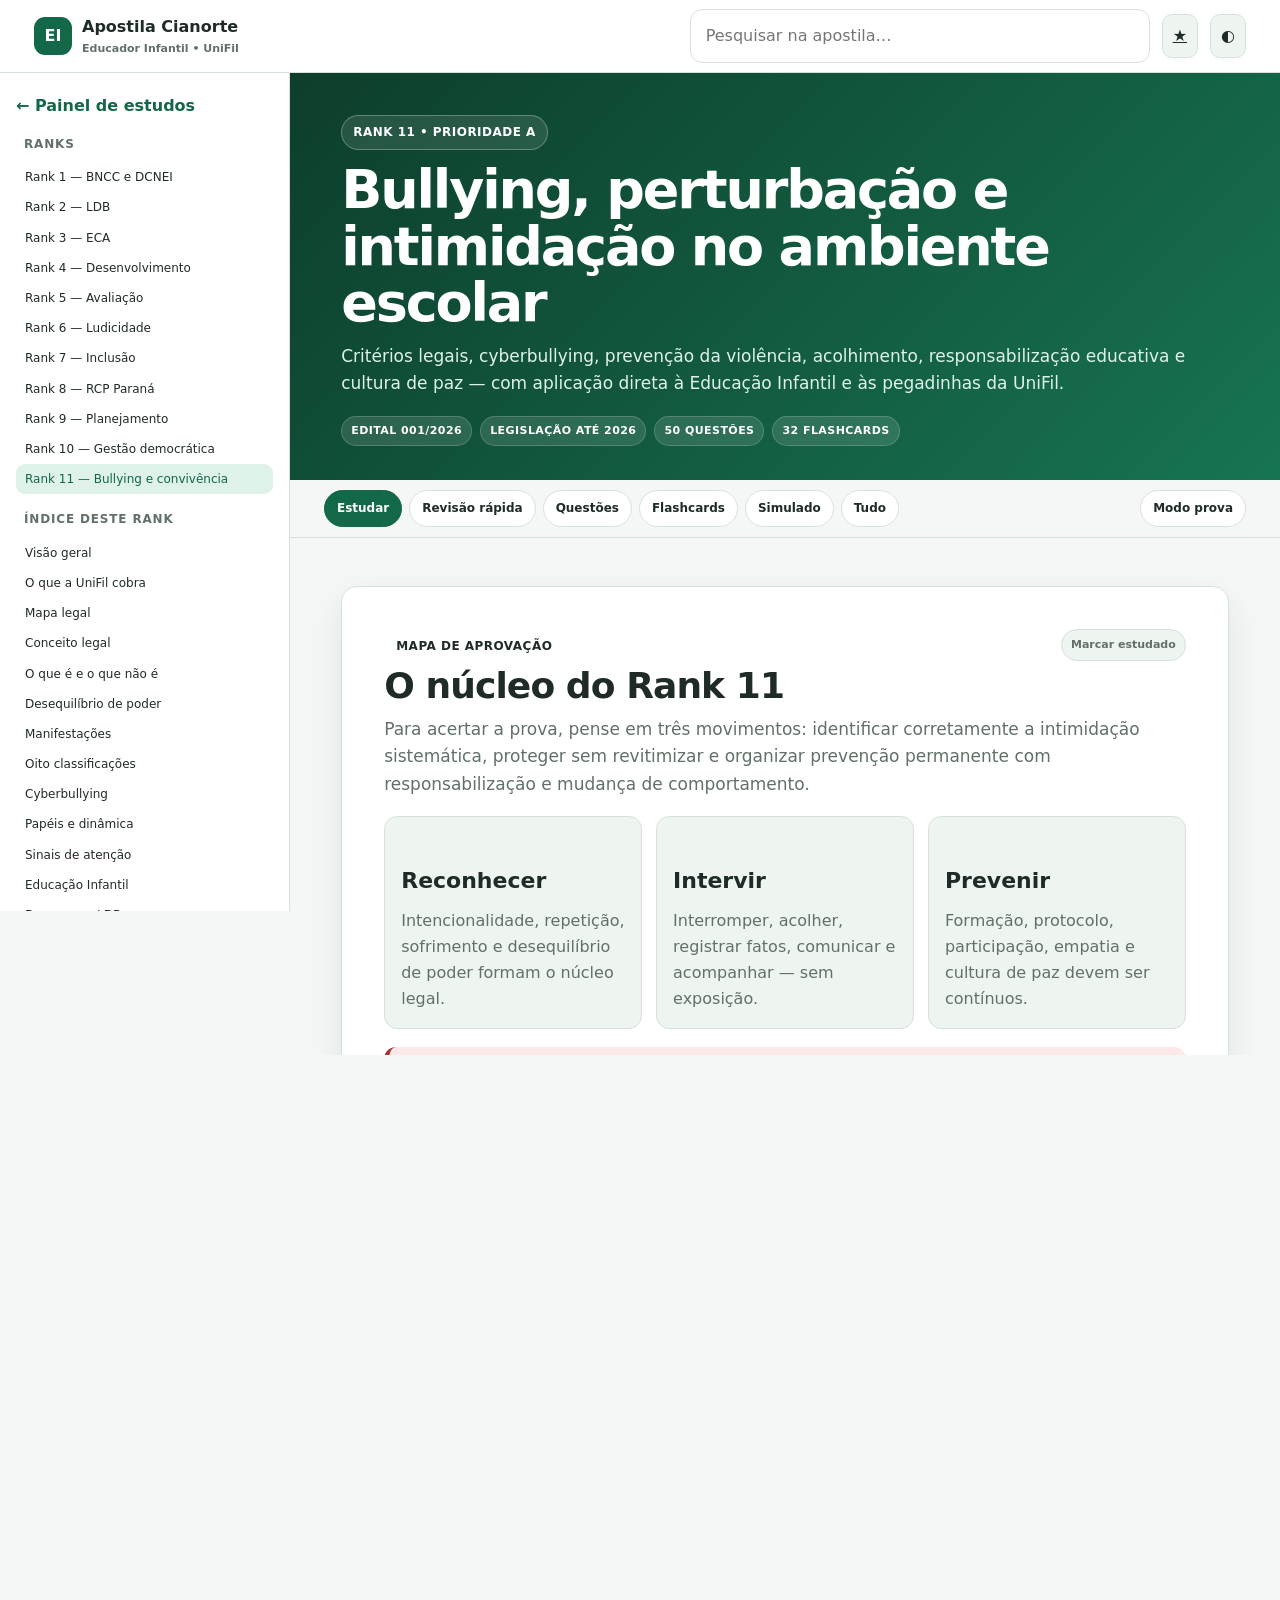
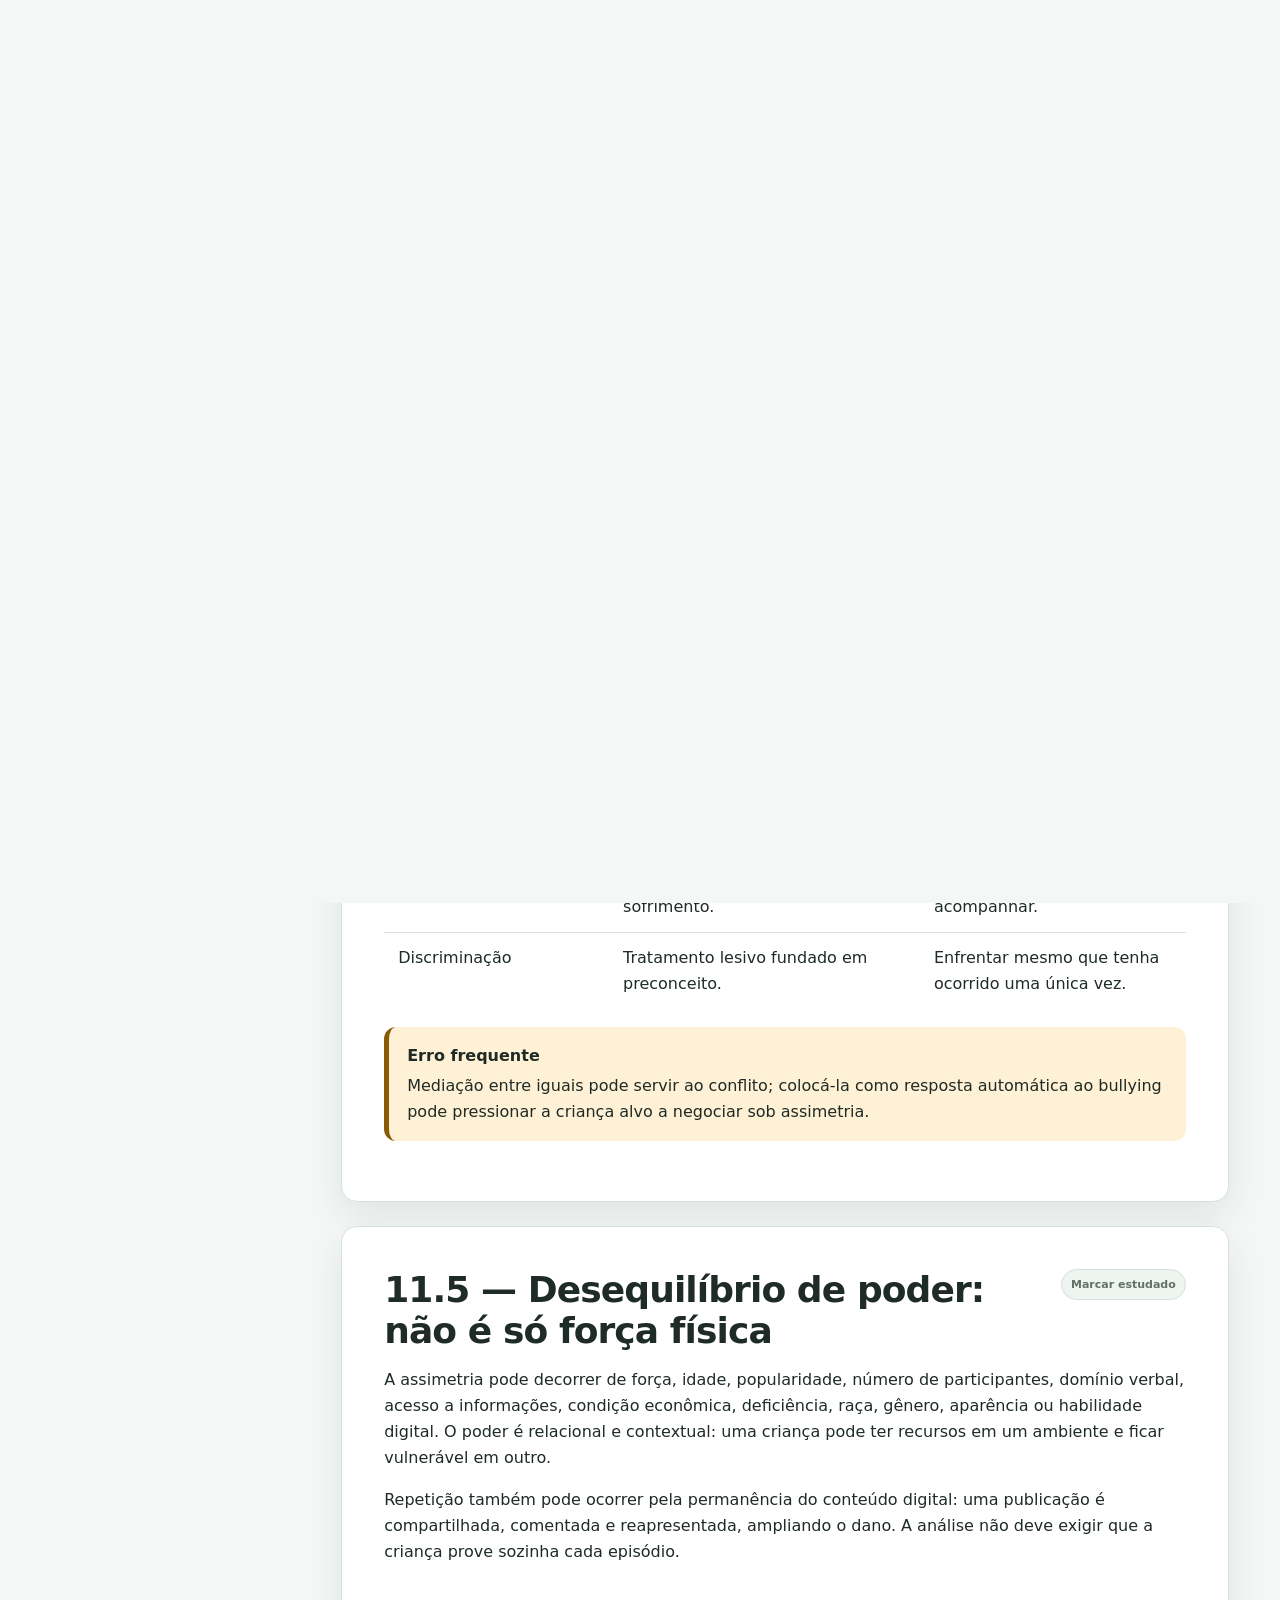
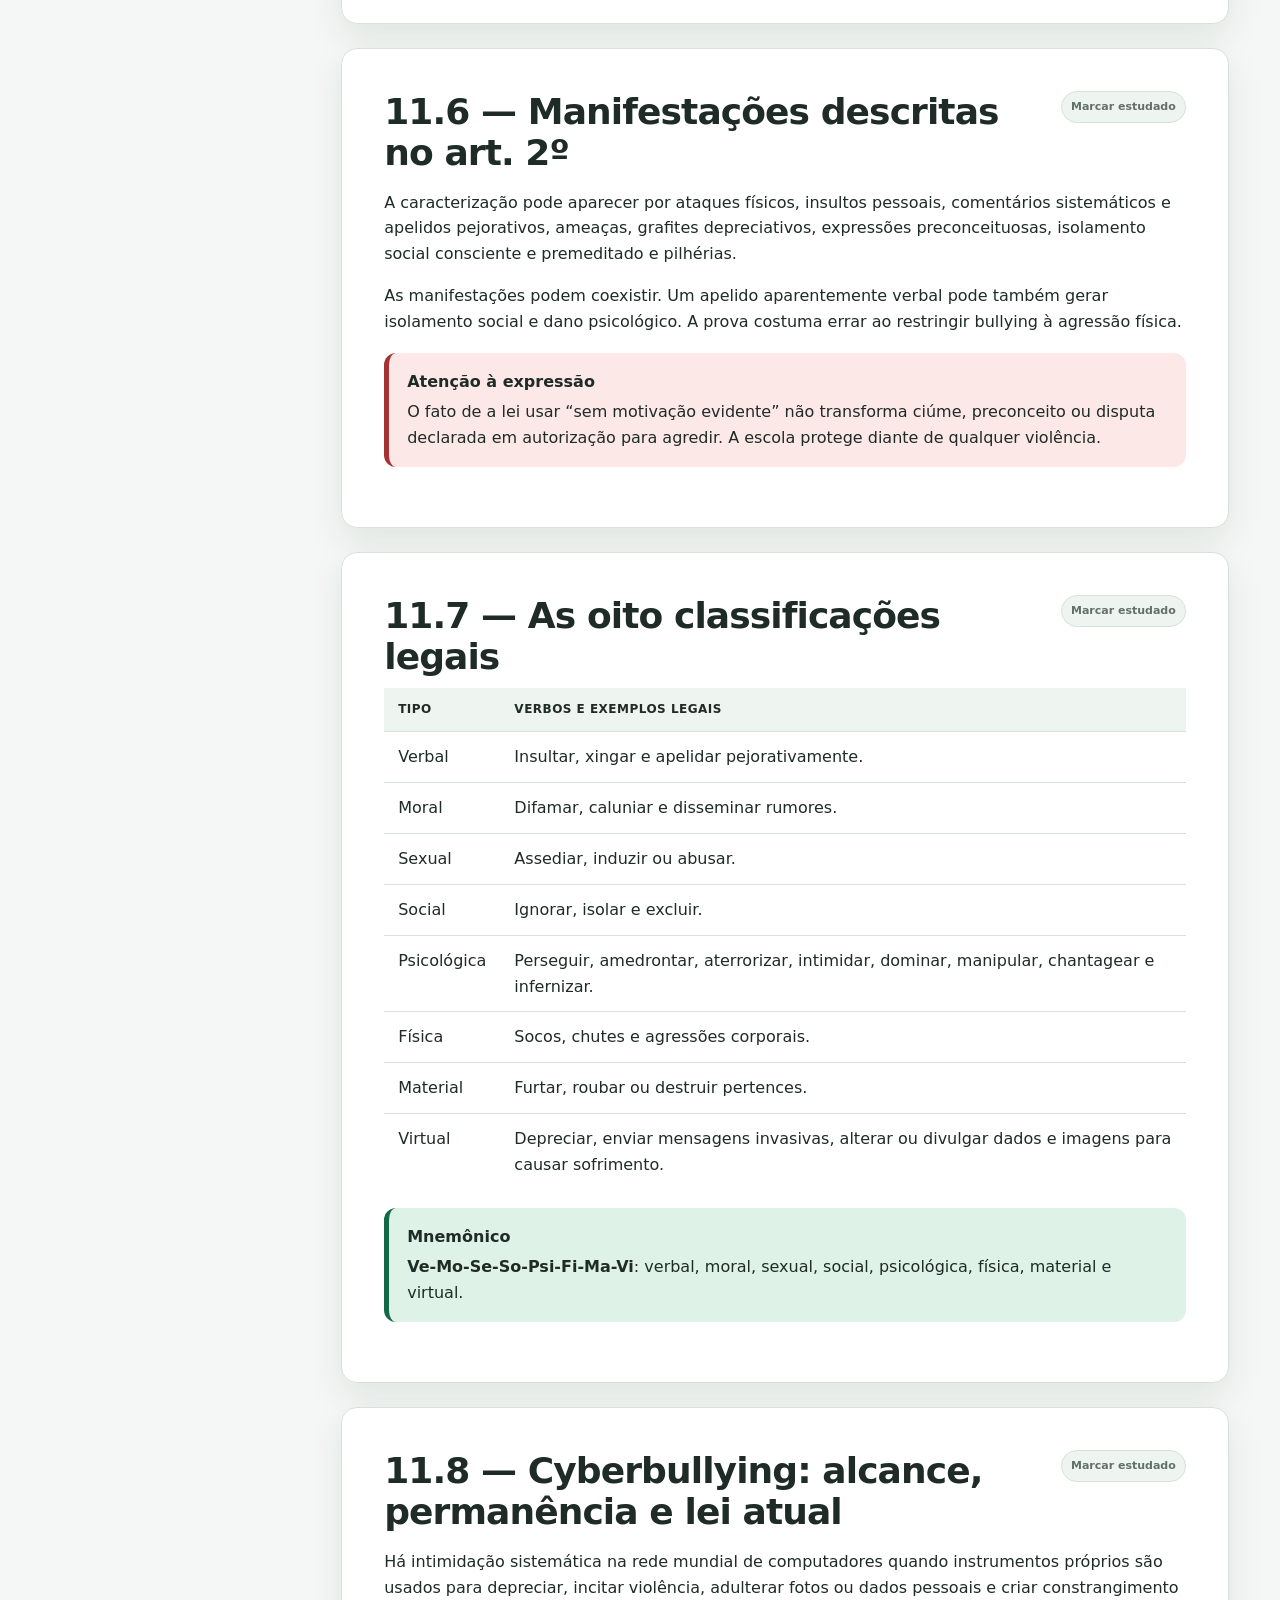
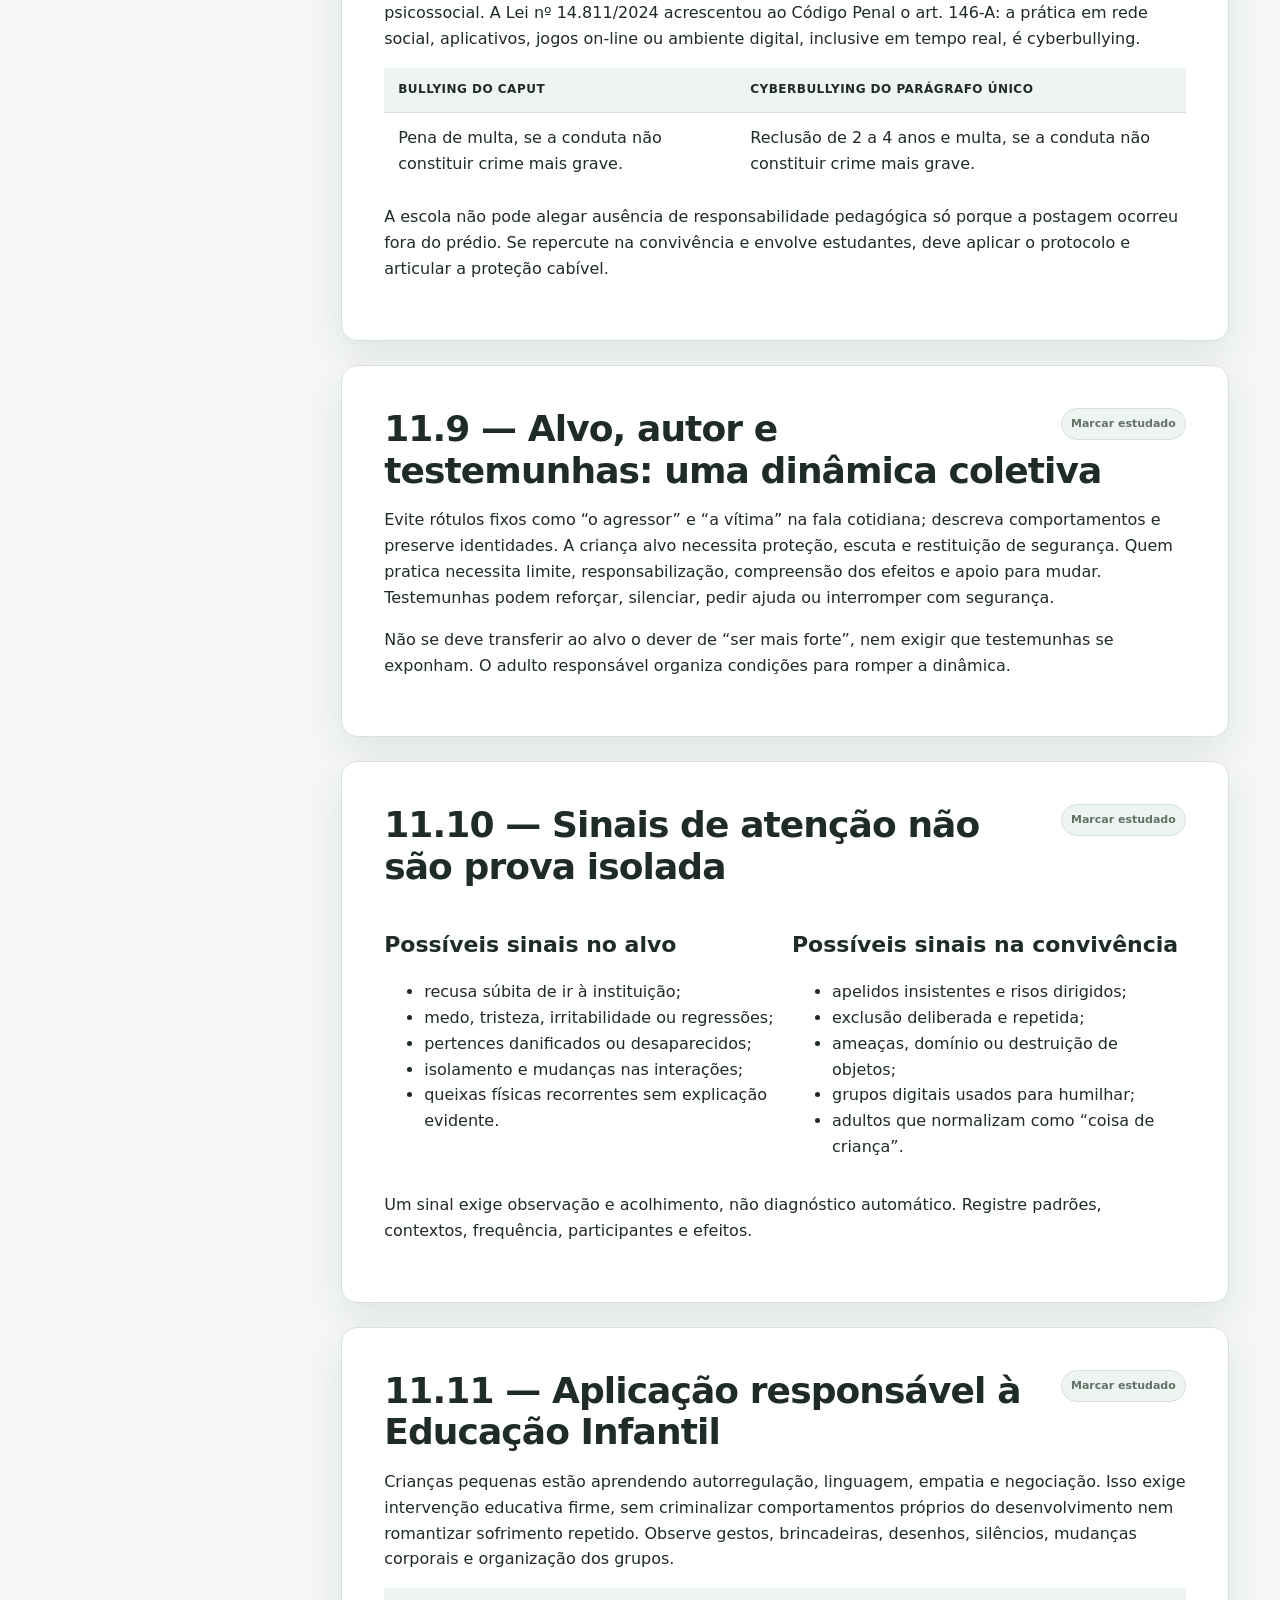
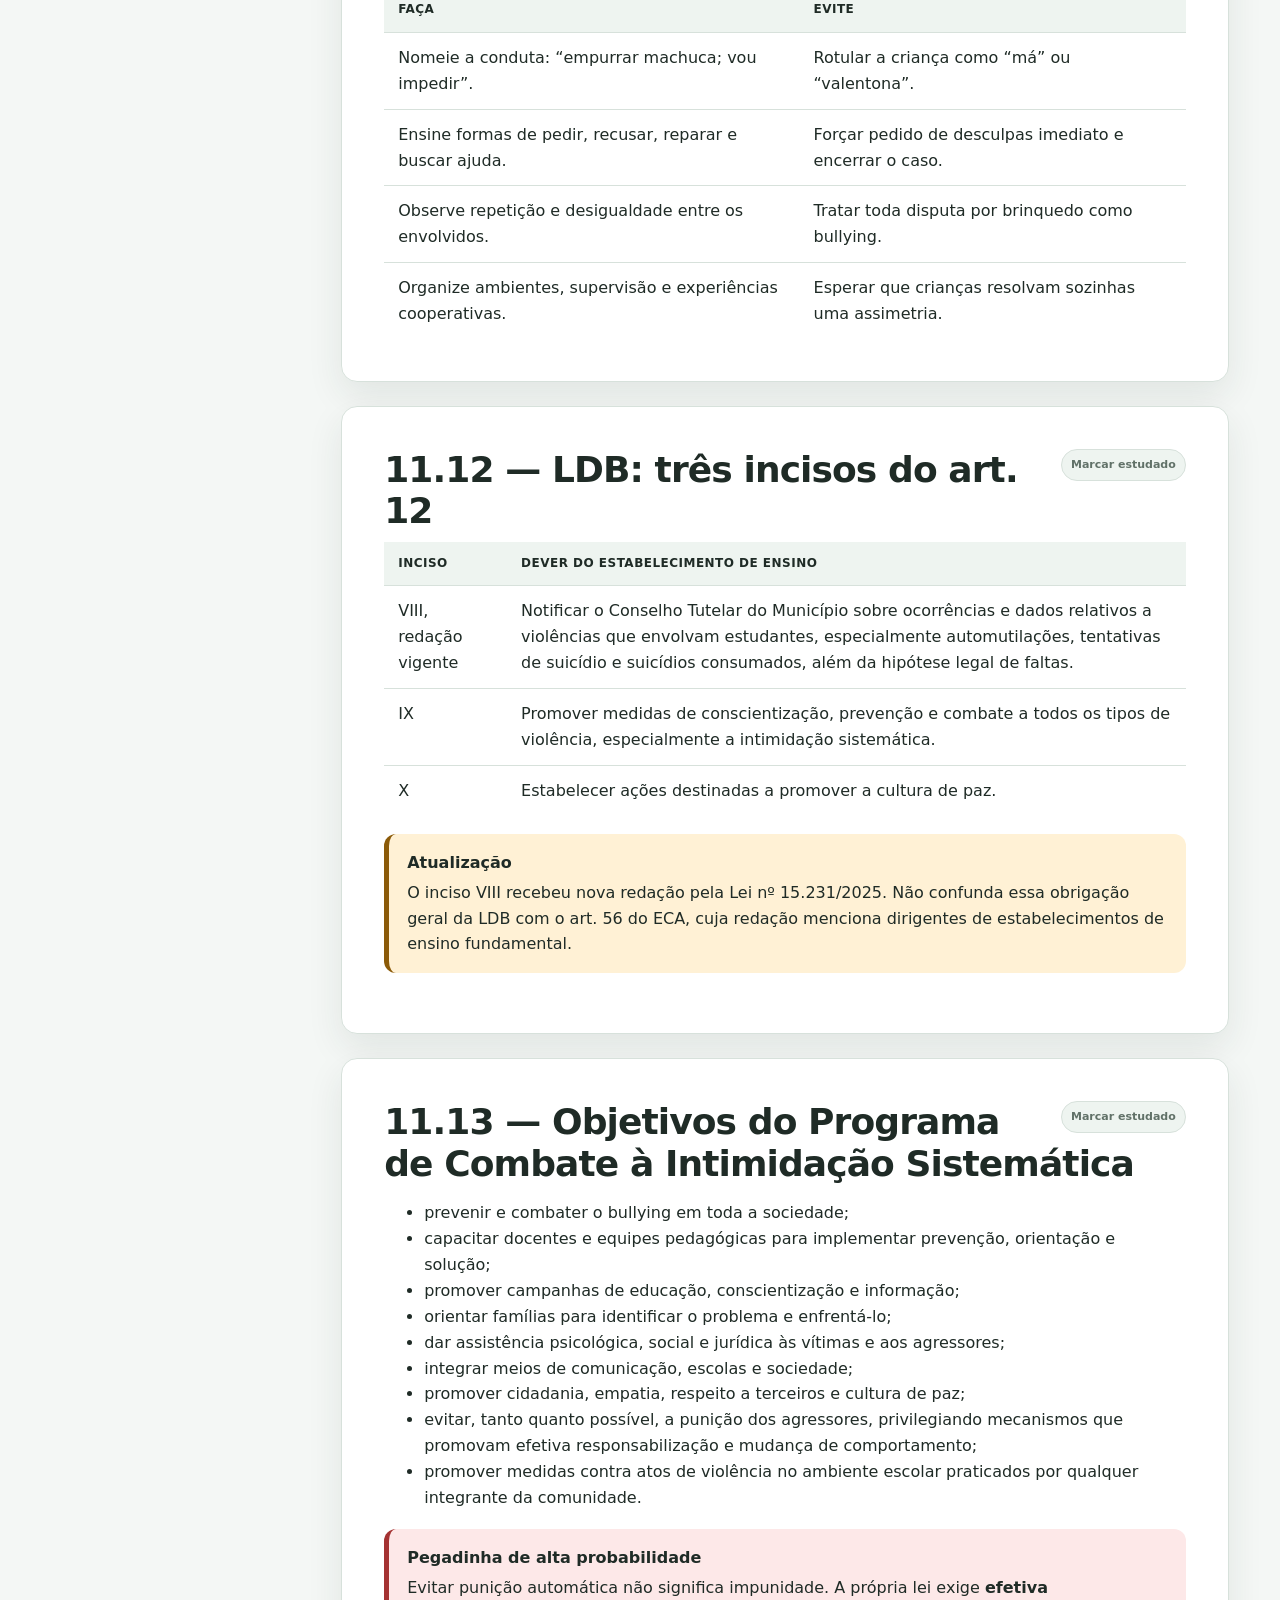
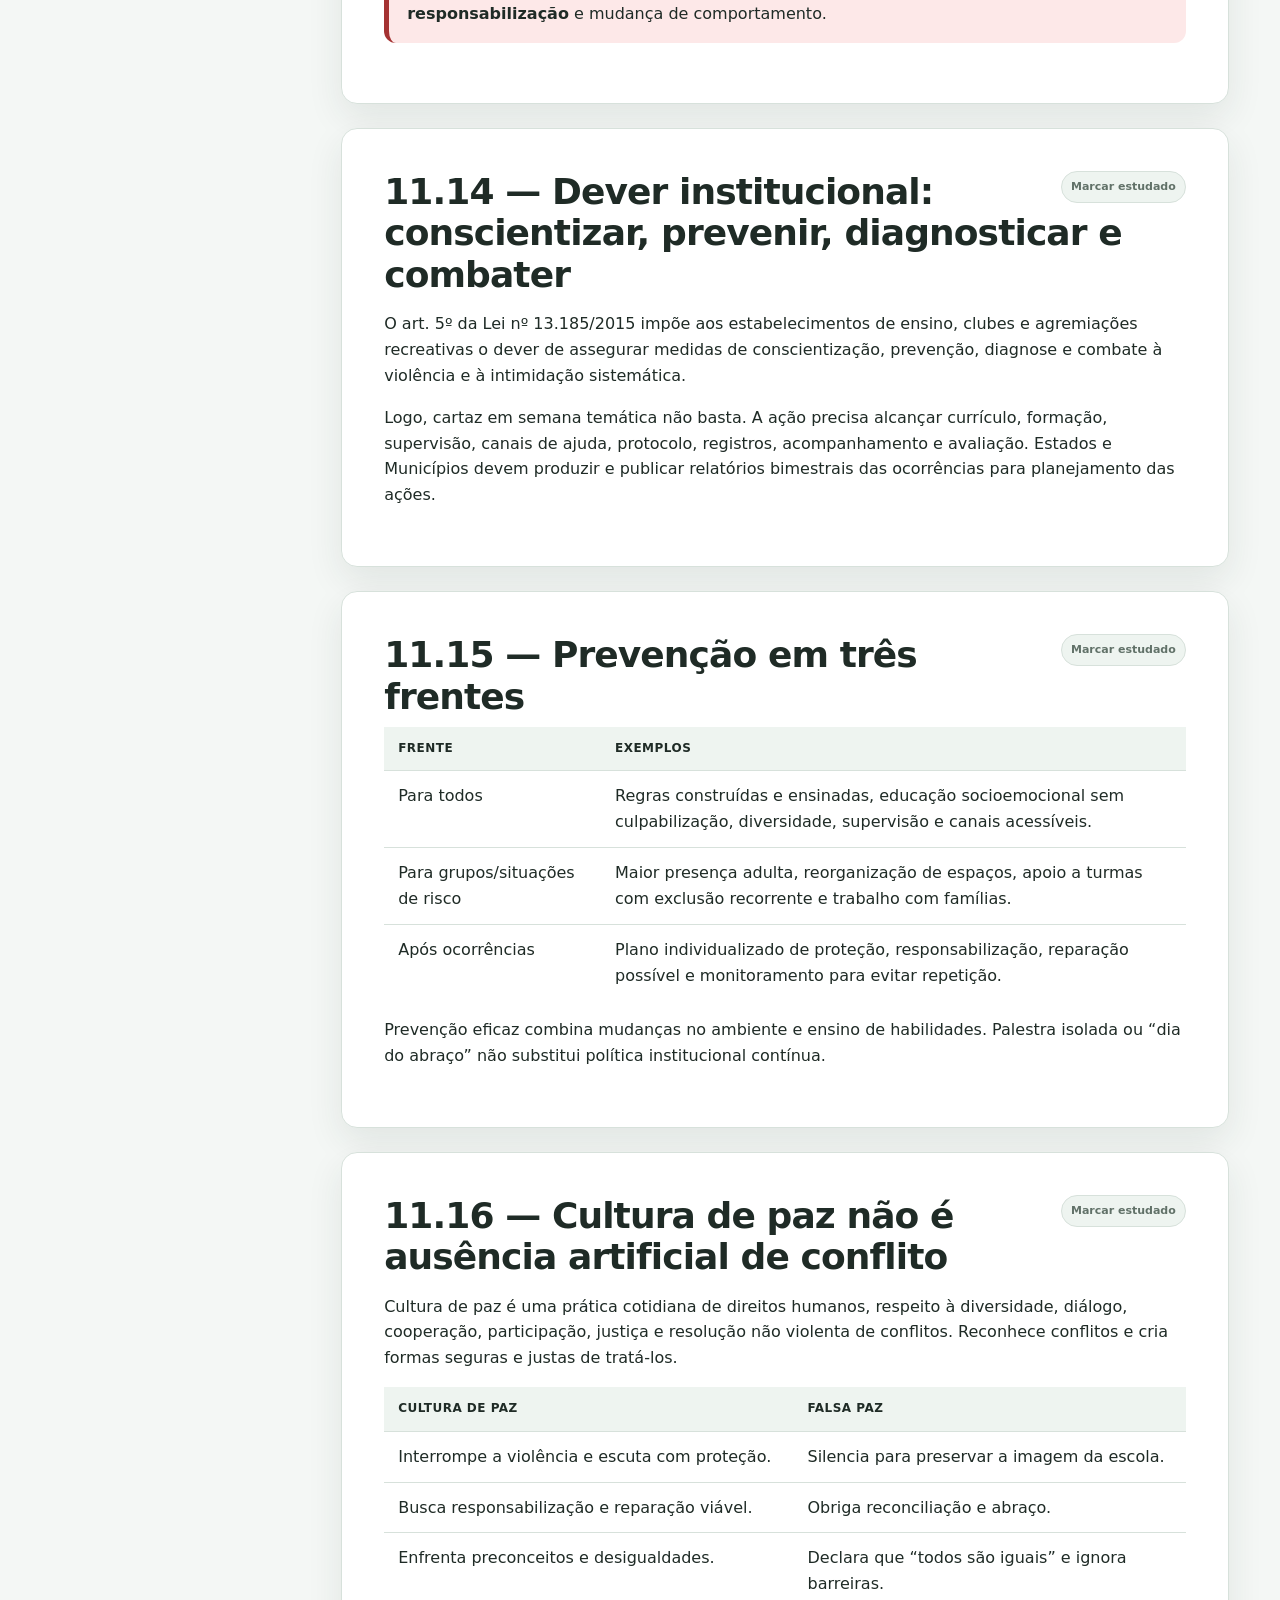
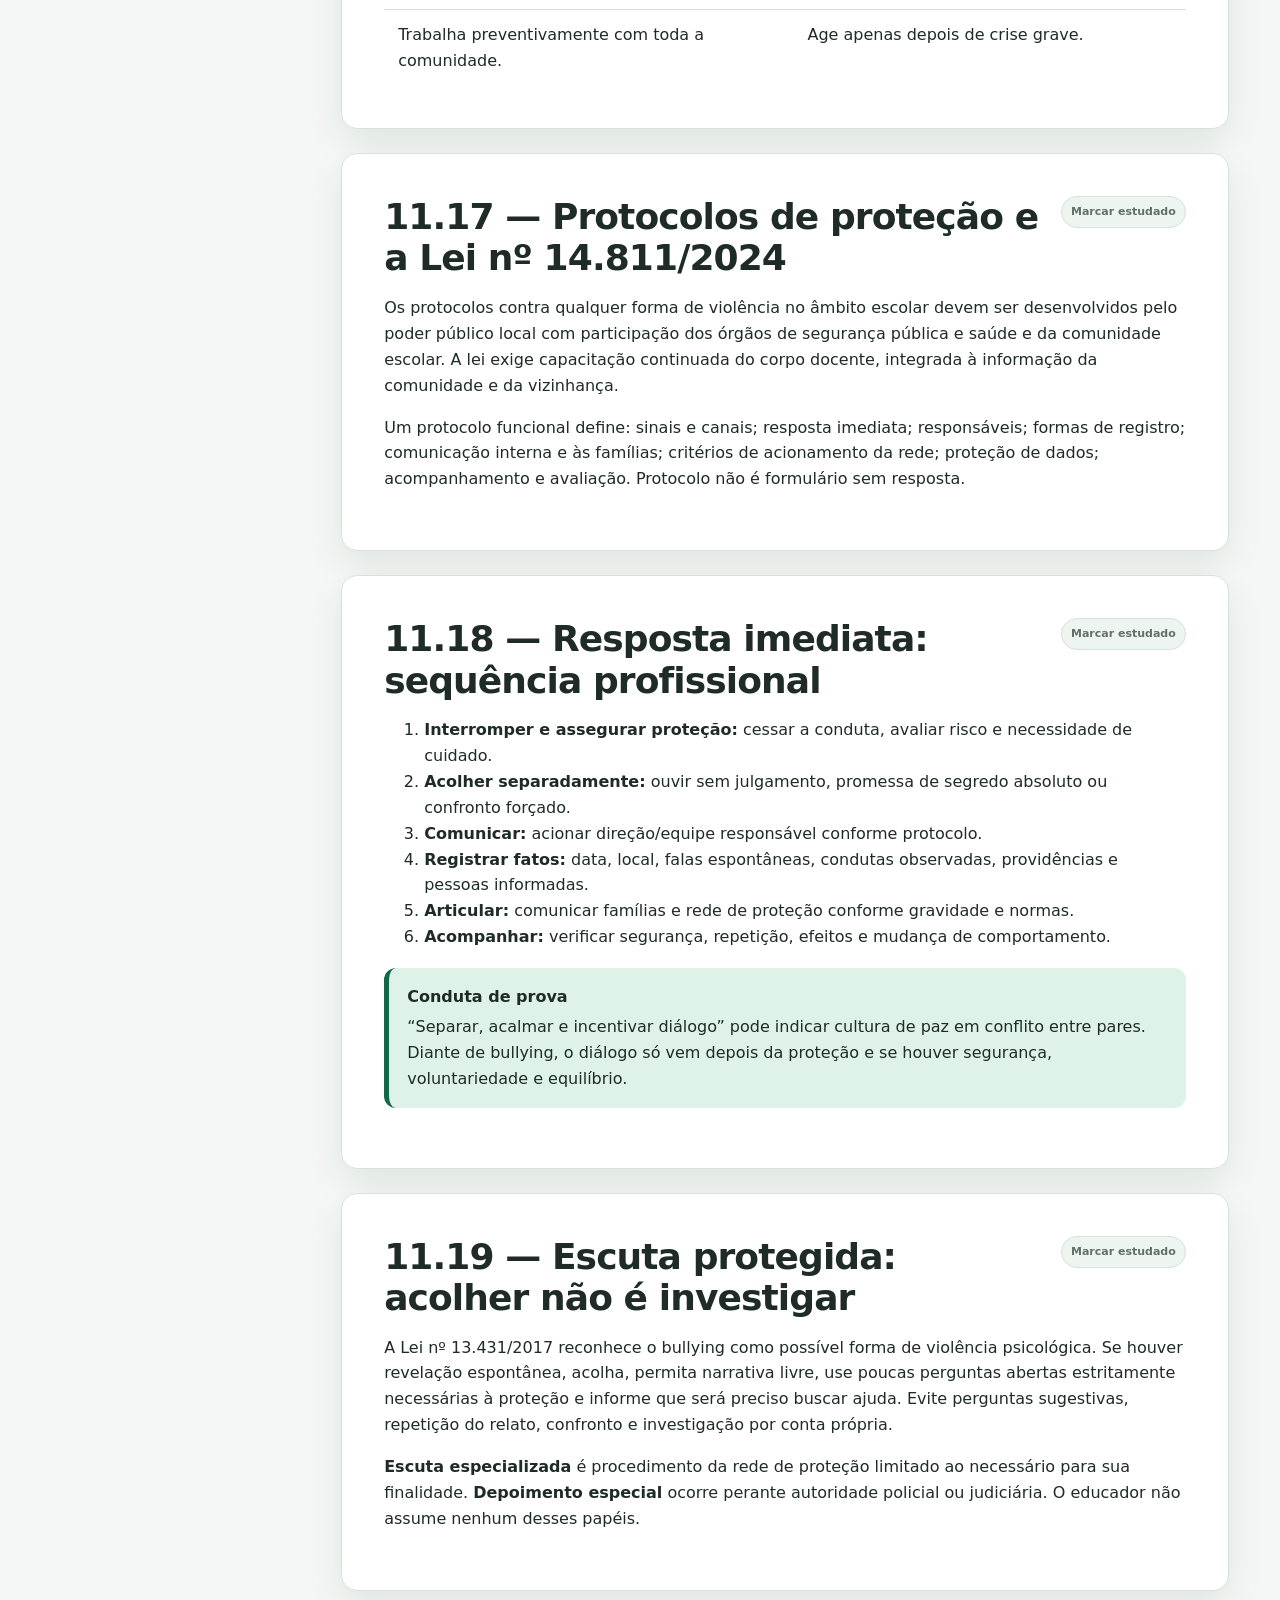
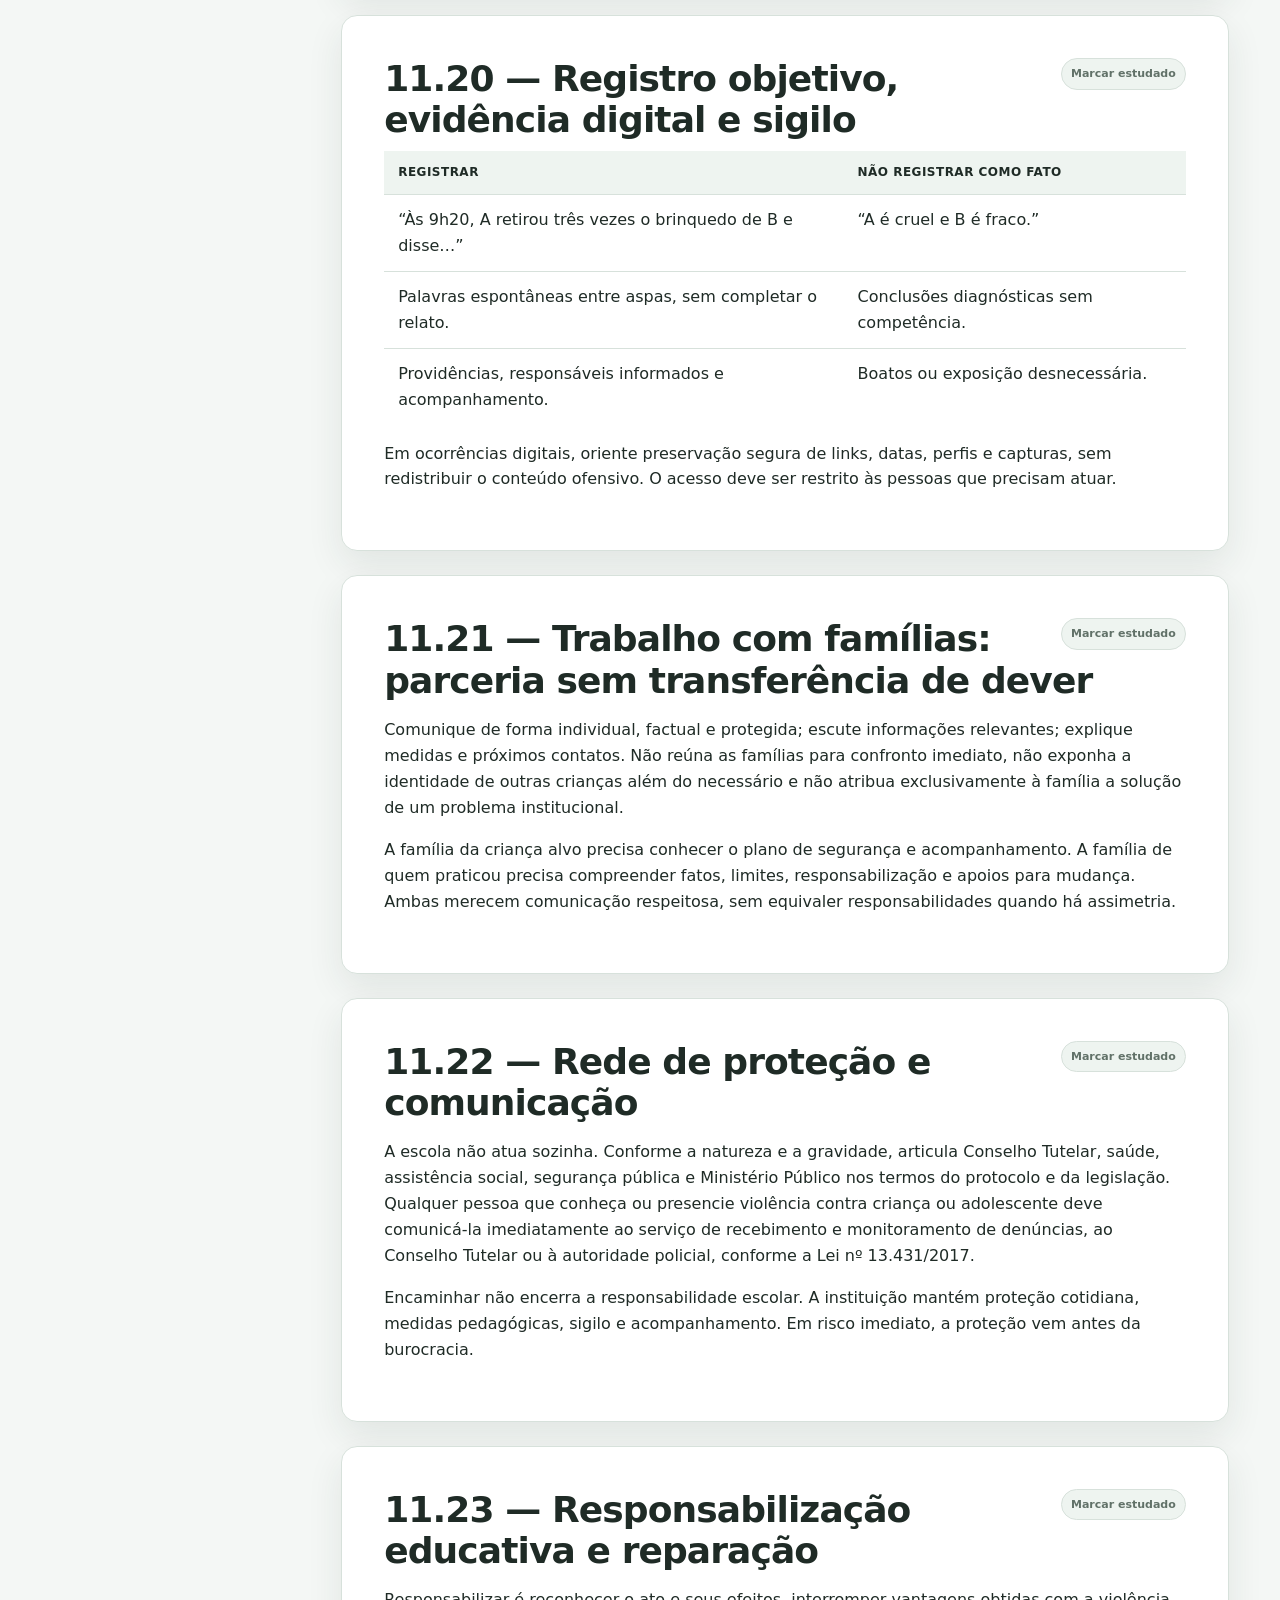
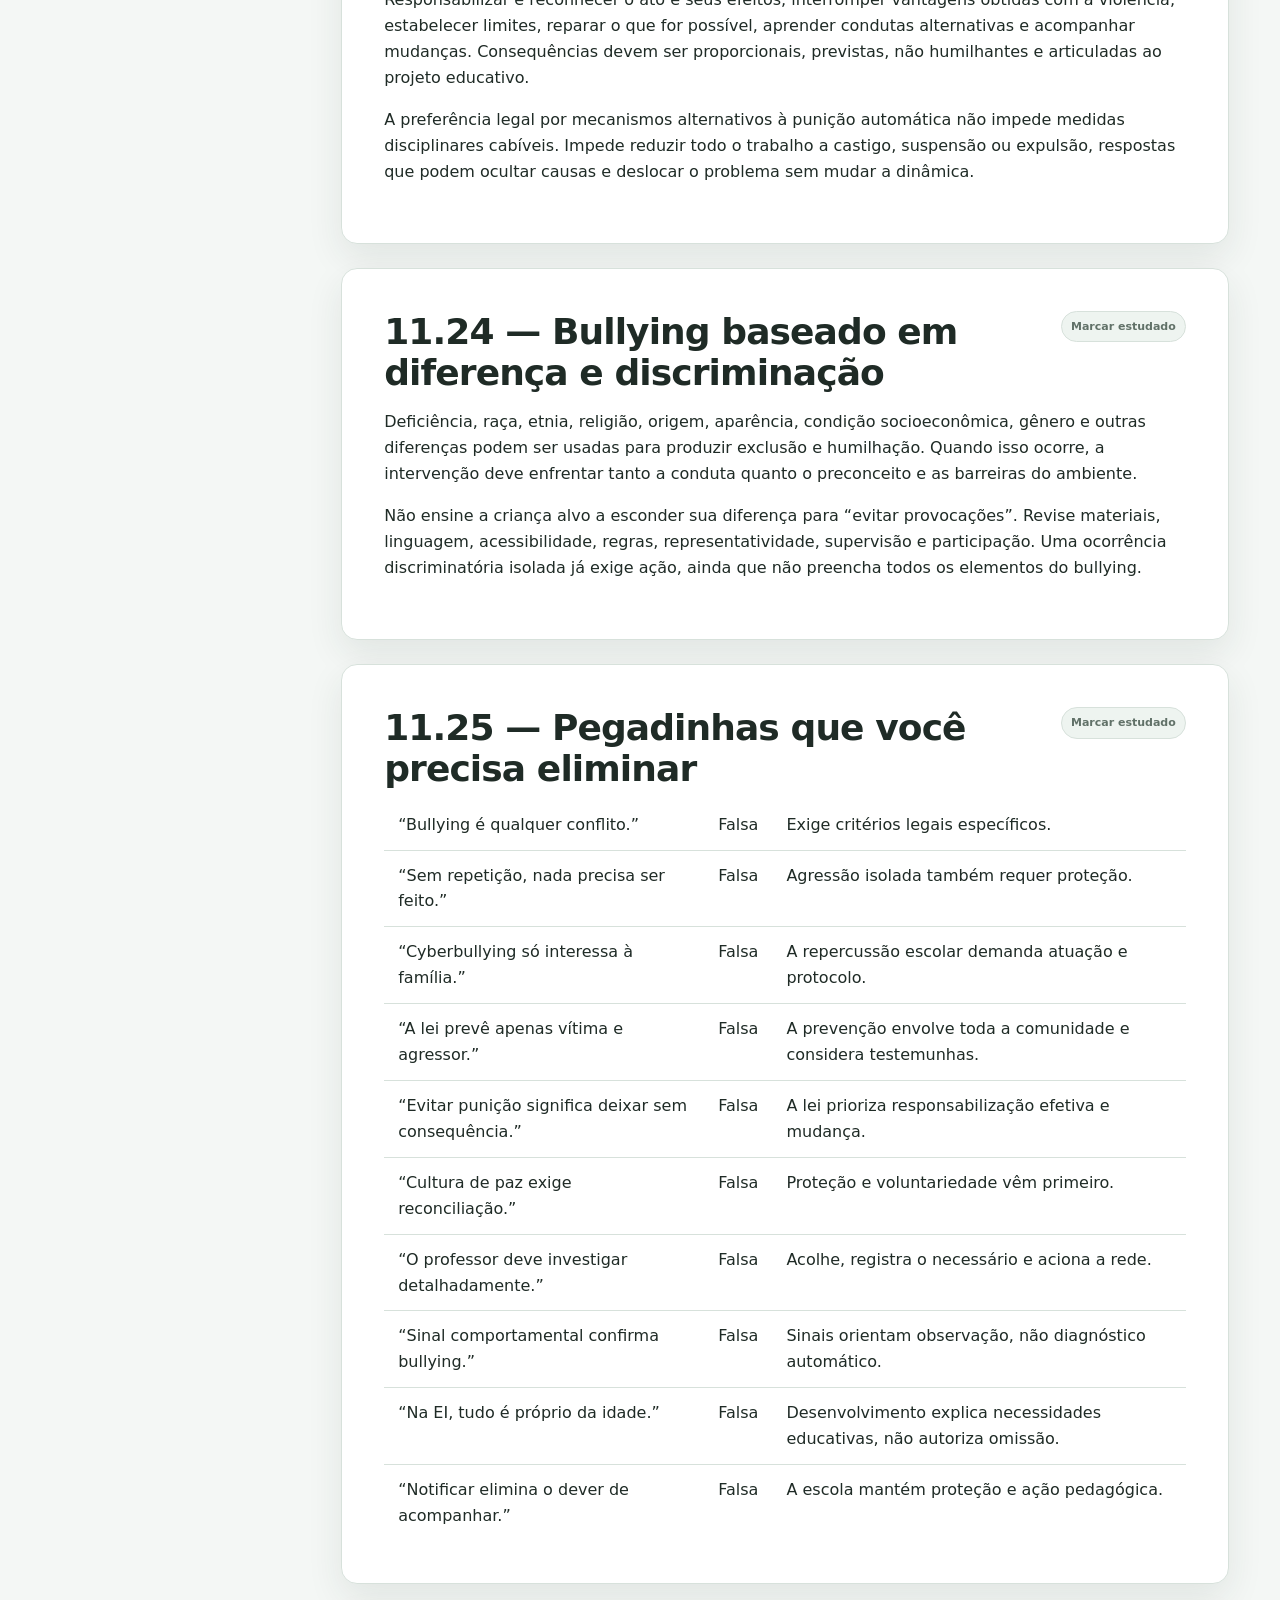
<file: ranks/rank-11-bullying-convivencia.html>
<!doctype html>
<html lang="pt-BR">
<head>
  <meta charset="utf-8">
  <meta name="viewport" content="width=device-width,initial-scale=1">
  <meta name="description" content="Bullying, perturbação, intimidação, prevenção da violência e cultura de paz para Educador Infantil de Cianorte — banca UniFil.">
  <meta name="theme-color" content="#0e5a3d">
  <title>Rank 11 — Bullying, intimidação e cultura de paz</title>
  <link rel="stylesheet" href="../assets/style.css">
</head>
<body class="site-v2 rank-page" data-page-type="rank" data-rank="11" data-base="../">
<header class="site-header"><div class="site-header-inner"><button class="icon-btn mobile-rank-toggle" type="button" onclick="toggleRankSidebar()">☰</button><a class="site-logo" href="../index.html"><span class="site-logo-mark">EI</span><span>Apostila Cianorte<small>Educador Infantil • UniFil</small></span></a><div class="site-spacer"></div><div class="search-box" style="width:min(42vw,460px)"><input id="globalSearch" type="search" placeholder="Pesquisar na apostila…" autocomplete="off"><div class="search-results" id="searchResults"></div></div><a class="icon-btn" href="../simulados/erros.html" title="Caderno de erros">★</a><button class="icon-btn" type="button" onclick="toggleTheme()">◐</button></div></header>
<div class="rank-layout">
<aside class="rank-sidebar" id="rankSidebar">
  <a class="back-link" href="../index.html">← Painel de estudos</a>
  <h3>Ranks</h3>
  <ul class="rank-index"><li><a href="rank-01-bncc.html">Rank 1 — BNCC e DCNEI</a></li><li><a href="rank-02-ldb.html">Rank 2 — LDB</a></li><li><a href="rank-03-eca.html">Rank 3 — ECA</a></li><li><a href="rank-04-desenvolvimento.html">Rank 4 — Desenvolvimento</a></li><li><a href="rank-05-avaliacao.html">Rank 5 — Avaliação</a></li><li><a href="rank-06-ludicidade.html">Rank 6 — Ludicidade</a></li><li><a href="rank-07-inclusao.html">Rank 7 — Inclusão</a></li><li><a href="rank-08-referencial-parana.html">Rank 8 — RCP Paraná</a></li><li><a href="rank-09-planejamento-didatica.html">Rank 9 — Planejamento</a></li><li><a href="rank-10-gestao-democratica.html">Rank 10 — Gestão democrática</a></li><li><a href="rank-11-bullying-convivencia.html" class="active">Rank 11 — Bullying e convivência</a></li></ul>
  <h3>Índice deste Rank</h3>
  <ul class="rank-index"><li><a href="#r11-inicio">Visão geral</a></li><li><a href="#r11-banca">O que a UniFil cobra</a></li><li><a href="#r11-mapa-legal">Mapa legal</a></li><li><a href="#r11-conceito">Conceito legal</a></li><li><a href="#r11-diferencas">O que é e o que não é</a></li><li><a href="#r11-poder">Desequilíbrio de poder</a></li><li><a href="#r11-manifestacoes">Manifestações</a></li><li><a href="#r11-tipos">Oito classificações</a></li><li><a href="#r11-cyber">Cyberbullying</a></li><li><a href="#r11-dinamica">Papéis e dinâmica</a></li><li><a href="#r11-sinais">Sinais de atenção</a></li><li><a href="#r11-infancia">Educação Infantil</a></li><li><a href="#r11-ldb">Deveres na LDB</a></li><li><a href="#r11-objetivos">Objetivos da Lei 13.185</a></li><li><a href="#r11-dever">Dever institucional</a></li><li><a href="#r11-prevencao">Prevenção</a></li><li><a href="#r11-paz">Cultura de paz</a></li><li><a href="#r11-protocolo">Protocolos</a></li><li><a href="#r11-resposta">Resposta imediata</a></li><li><a href="#r11-escuta">Escuta protegida</a></li><li><a href="#r11-registro">Registro e sigilo</a></li><li><a href="#r11-familias">Trabalho com famílias</a></li><li><a href="#r11-rede">Rede de proteção</a></li><li><a href="#r11-responsabilizacao">Responsabilização educativa</a></li><li><a href="#r11-inclusao">Diferença e discriminação</a></li><li><a href="#r11-pegadinhas">Pegadinhas</a></li><li><a href="#r11-situacoes">Situações práticas</a></li><li><a href="#r11-adaptadas">Questões adaptadas</a></li><li><a href="#r11-autorais">Questões autorais</a></li><li><a href="#r11-simulado">Simulado</a></li><li><a href="#r11-resumo">Revisão e flashcards</a></li><li><a href="#r11-auditoria">Checklist e fontes</a></li></ul>
  <div class="rank-progress-mini"><div class="rank-progress-row"><span>Domínio</span><span id="pageProgressText">0%</span></div><div class="progress-track"><div class="progress-bar" id="pageProgressBar"></div></div></div>
</aside>
<main class="rank-main">
<section class="rank-hero"><div class="rank-hero-inner"><span class="eyebrow">Rank 11 • Prioridade A</span><h1>Bullying, perturbação e intimidação no ambiente escolar</h1><p>Critérios legais, cyberbullying, prevenção da violência, acolhimento, responsabilização educativa e cultura de paz — com aplicação direta à Educação Infantil e às pegadinhas da UniFil.</p><div class="rank-hero-meta"><span class="tag">Edital 001/2026</span><span class="tag">Legislação até 2026</span><span class="tag">50 questões</span><span class="tag">32 flashcards</span></div></div></section>
<div class="mode-bar"><div class="mode-bar-inner"><button class="mode-btn active" data-mode="study">Estudar</button><button class="mode-btn" data-mode="review">Revisão rápida</button><button class="mode-btn" data-mode="questions">Questões</button><button class="mode-btn" data-mode="flashcards">Flashcards</button><button class="mode-btn" data-mode="simulado">Simulado</button><button class="mode-btn" data-mode="all">Tudo</button><span class="mode-spacer"></span><button class="mode-btn" type="button" id="examToggle" onclick="toggleExamMode()">Modo prova</button></div></div>
<div class="content">

<section class="chapter" data-modes="study review" id="r11-inicio"><div class="eyebrow">Mapa de aprovação</div><h2>O núcleo do Rank 11</h2><p class="section-lead">Para acertar a prova, pense em três movimentos: identificar corretamente a intimidação sistemática, proteger sem revitimizar e organizar prevenção permanente com responsabilização e mudança de comportamento.</p><div class="grid-3"><div class="mini-card"><h3>Reconhecer</h3><p>Intencionalidade, repetição, sofrimento e desequilíbrio de poder formam o núcleo legal.</p></div><div class="mini-card"><h3>Intervir</h3><p>Interromper, acolher, registrar fatos, comunicar e acompanhar — sem exposição.</p></div><div class="mini-card"><h3>Prevenir</h3><p>Formação, protocolo, participação, empatia e cultura de paz devem ser contínuos.</p></div></div><div class="callout danger"><strong>Regra de ouro</strong>Nem todo conflito é bullying; toda violência, porém, exige resposta protetiva. Não descarte um episódio grave apenas porque ainda não há repetição.</div></section>

<section class="chapter" data-modes="study" id="r11-banca"><h2>11.1 — Como a UniFil tende a cobrar</h2><p>O edital menciona expressamente <b>bullying, perturbação e intimidação no ambiente escolar</b>. Em questões recentes, a banca explora a literalidade da Lei nº 13.185/2015, situações de mediação e cultura de paz e falsas restrições ao cyberbullying.</p><table><thead><tr><th>Padrão</th><th>O que procurar</th><th>Armadilha</th></tr></thead><tbody><tr><td>Lei seca</td><td>Definição, oito classificações, objetivos e dever da escola.</td><td>Troca de “priorizar responsabilização” por “punir sempre”.</td></tr><tr><td>Caso concreto</td><td>Repetição, assimetria de poder, sofrimento e contexto.</td><td>Chamar qualquer desentendimento de bullying.</td></tr><tr><td>Cyberbullying</td><td>Uso de rede, aplicativos, jogos ou ambiente digital.</td><td>Afirmar que só existe dentro do prédio escolar.</td></tr><tr><td>Cultura de paz</td><td>Diálogo, direitos, prevenção e mediação segura.</td><td>Confundir paz com omissão ou conciliação forçada.</td></tr><tr><td>EXCETO/incorreta</td><td>Leia sujeito, intensidade e abrangência.</td><td>“Exclusivamente”, “apenas”, “sempre” e “nunca”.</td></tr></tbody></table><div class="callout"><strong>Estratégia de prova</strong>Primeiro identifique se a questão pede a literalidade legal ou a melhor conduta pedagógica. A resposta legal descreve critérios; a pedagógica protege, registra, aciona o protocolo e monitora.</div></section>

<section class="chapter" data-modes="study" id="r11-mapa-legal"><h2>11.2 — Mapa legal que sustenta o tema</h2><table><thead><tr><th>Norma</th><th>Núcleo cobrável</th></tr></thead><tbody><tr><td>Lei nº 13.185/2015</td><td>Conceito, manifestações, oito tipos, objetivos e dever institucional.</td></tr><tr><td>LDB, art. 12, IX e X</td><td>Prevenção e combate à violência, especialmente ao bullying, e promoção da cultura de paz.</td></tr><tr><td>Lei nº 14.811/2024</td><td>Protocolos locais, capacitação continuada e tipificação penal de bullying e cyberbullying.</td></tr><tr><td>Lei nº 13.431/2017</td><td>Bullying como possível violência psicológica, escuta protegida e comunicação da violência.</td></tr><tr><td>ECA, arts. 53 e 70</td><td>Direito ao respeito e dever de todos prevenir ameaça ou violação de direitos.</td></tr><tr><td>Lei nº 14.643/2023 e Decreto nº 12.006/2024</td><td>Sistema Nacional de Acompanhamento e Combate à Violência nas Escolas — SNAVE.</td></tr></tbody></table><p>A banca pode cruzar diplomas: a Lei nº 13.185 define e organiza o programa; a LDB atribui deveres às instituições; normas posteriores estruturam protocolos e rede de proteção.</p></section>

<section class="chapter" data-modes="study review" id="r11-conceito"><h2>11.3 — Conceito legal: os elementos indispensáveis</h2><p>A Lei nº 13.185/2015 considera intimidação sistemática todo ato de violência física ou psicológica, <b>intencional e repetitivo</b>, que ocorre sem motivação evidente, praticado por indivíduo ou grupo contra uma ou mais pessoas, com o objetivo de intimidar ou agredir, causando dor e angústia, em uma relação de <b>desequilíbrio de poder</b> entre as partes.</p><div class="memory-strip"><span><b>I</b><small>intenção</small></span><span><b>R</b><small>repetição</small></span><span><b>D</b><small>dor/angústia</small></span><span><b>P</b><small>poder desigual</small></span></div><p>Em prova literal, todos esses termos importam. Na prática protetiva, o profissional não precisa aguardar nova ocorrência: um ato isolado pode ser agressão, discriminação ou outra violência e deve ser interrompido.</p></section>

<section class="chapter" data-modes="study" id="r11-diferencas"><h2>11.4 — Bullying, perturbação, conflito e agressão isolada</h2><table><thead><tr><th>Situação</th><th>Traço central</th><th>Resposta</th></tr></thead><tbody><tr><td>Perturbação/indisciplina</td><td>Rompimento de regra ou da rotina, sem necessariamente haver alvo, repetição e assimetria.</td><td>Intervenção educativa proporcional; verificar se existe violência associada.</td></tr><tr><td>Conflito</td><td>Interesses divergentes, em geral com poder relativamente equilibrado.</td><td>Mediar quando houver segurança e condições de diálogo.</td></tr><tr><td>Brincadeira compartilhada</td><td>Reciprocidade, prazer e possibilidade real de parar.</td><td>Observar limites e consentimento.</td></tr><tr><td>Agressão isolada</td><td>Episódio grave, mas sem repetição comprovada.</td><td>Proteger e intervir; não minimizar.</td></tr><tr><td>Bullying</td><td>Intencionalidade, repetição e desequilíbrio de poder com sofrimento.</td><td>Interromper, acolher, registrar, acionar protocolo e acompanhar.</td></tr><tr><td>Discriminação</td><td>Tratamento lesivo fundado em preconceito.</td><td>Enfrentar mesmo que tenha ocorrido uma única vez.</td></tr></tbody></table><div class="callout warning"><strong>Erro frequente</strong>Mediação entre iguais pode servir ao conflito; colocá-la como resposta automática ao bullying pode pressionar a criança alvo a negociar sob assimetria.</div></section>

<section class="chapter" data-modes="study" id="r11-poder"><h2>11.5 — Desequilíbrio de poder: não é só força física</h2><p>A assimetria pode decorrer de força, idade, popularidade, número de participantes, domínio verbal, acesso a informações, condição econômica, deficiência, raça, gênero, aparência ou habilidade digital. O poder é relacional e contextual: uma criança pode ter recursos em um ambiente e ficar vulnerável em outro.</p><p>Repetição também pode ocorrer pela permanência do conteúdo digital: uma publicação é compartilhada, comentada e reapresentada, ampliando o dano. A análise não deve exigir que a criança prove sozinha cada episódio.</p></section>

<section class="chapter" data-modes="study" id="r11-manifestacoes"><h2>11.6 — Manifestações descritas no art. 2º</h2><p>A caracterização pode aparecer por ataques físicos, insultos pessoais, comentários sistemáticos e apelidos pejorativos, ameaças, grafites depreciativos, expressões preconceituosas, isolamento social consciente e premeditado e pilhérias.</p><p>As manifestações podem coexistir. Um apelido aparentemente verbal pode também gerar isolamento social e dano psicológico. A prova costuma errar ao restringir bullying à agressão física.</p><div class="callout danger"><strong>Atenção à expressão</strong>O fato de a lei usar “sem motivação evidente” não transforma ciúme, preconceito ou disputa declarada em autorização para agredir. A escola protege diante de qualquer violência.</div></section>

<section class="chapter" data-modes="study review" id="r11-tipos"><h2>11.7 — As oito classificações legais</h2><table><thead><tr><th>Tipo</th><th>Verbos e exemplos legais</th></tr></thead><tbody><tr><td>Verbal</td><td>Insultar, xingar e apelidar pejorativamente.</td></tr><tr><td>Moral</td><td>Difamar, caluniar e disseminar rumores.</td></tr><tr><td>Sexual</td><td>Assediar, induzir ou abusar.</td></tr><tr><td>Social</td><td>Ignorar, isolar e excluir.</td></tr><tr><td>Psicológica</td><td>Perseguir, amedrontar, aterrorizar, intimidar, dominar, manipular, chantagear e infernizar.</td></tr><tr><td>Física</td><td>Socos, chutes e agressões corporais.</td></tr><tr><td>Material</td><td>Furtar, roubar ou destruir pertences.</td></tr><tr><td>Virtual</td><td>Depreciar, enviar mensagens invasivas, alterar ou divulgar dados e imagens para causar sofrimento.</td></tr></tbody></table><div class="callout"><strong>Mnemônico</strong><b>Ve-Mo-Se-So-Psi-Fi-Ma-Vi</b>: verbal, moral, sexual, social, psicológica, física, material e virtual.</div></section>

<section class="chapter" data-modes="study" id="r11-cyber"><h2>11.8 — Cyberbullying: alcance, permanência e lei atual</h2><p>Há intimidação sistemática na rede mundial de computadores quando instrumentos próprios são usados para depreciar, incitar violência, adulterar fotos ou dados pessoais e criar constrangimento psicossocial. A Lei nº 14.811/2024 acrescentou ao Código Penal o art. 146-A: a prática em rede social, aplicativos, jogos on-line ou ambiente digital, inclusive em tempo real, é cyberbullying.</p><table><thead><tr><th>Bullying do caput</th><th>Cyberbullying do parágrafo único</th></tr></thead><tbody><tr><td>Pena de multa, se a conduta não constituir crime mais grave.</td><td>Reclusão de 2 a 4 anos e multa, se a conduta não constituir crime mais grave.</td></tr></tbody></table><p>A escola não pode alegar ausência de responsabilidade pedagógica só porque a postagem ocorreu fora do prédio. Se repercute na convivência e envolve estudantes, deve aplicar o protocolo e articular a proteção cabível.</p></section>

<section class="chapter" data-modes="study" id="r11-dinamica"><h2>11.9 — Alvo, autor e testemunhas: uma dinâmica coletiva</h2><p>Evite rótulos fixos como “o agressor” e “a vítima” na fala cotidiana; descreva comportamentos e preserve identidades. A criança alvo necessita proteção, escuta e restituição de segurança. Quem pratica necessita limite, responsabilização, compreensão dos efeitos e apoio para mudar. Testemunhas podem reforçar, silenciar, pedir ajuda ou interromper com segurança.</p><p>Não se deve transferir ao alvo o dever de “ser mais forte”, nem exigir que testemunhas se exponham. O adulto responsável organiza condições para romper a dinâmica.</p></section>

<section class="chapter" data-modes="study" id="r11-sinais"><h2>11.10 — Sinais de atenção não são prova isolada</h2><div class="grid-2"><div><h3>Possíveis sinais no alvo</h3><ul><li>recusa súbita de ir à instituição;</li><li>medo, tristeza, irritabilidade ou regressões;</li><li>pertences danificados ou desaparecidos;</li><li>isolamento e mudanças nas interações;</li><li>queixas físicas recorrentes sem explicação evidente.</li></ul></div><div><h3>Possíveis sinais na convivência</h3><ul><li>apelidos insistentes e risos dirigidos;</li><li>exclusão deliberada e repetida;</li><li>ameaças, domínio ou destruição de objetos;</li><li>grupos digitais usados para humilhar;</li><li>adultos que normalizam como “coisa de criança”.</li></ul></div></div><p>Um sinal exige observação e acolhimento, não diagnóstico automático. Registre padrões, contextos, frequência, participantes e efeitos.</p></section>

<section class="chapter" data-modes="study" id="r11-infancia"><h2>11.11 — Aplicação responsável à Educação Infantil</h2><p>Crianças pequenas estão aprendendo autorregulação, linguagem, empatia e negociação. Isso exige intervenção educativa firme, sem criminalizar comportamentos próprios do desenvolvimento nem romantizar sofrimento repetido. Observe gestos, brincadeiras, desenhos, silêncios, mudanças corporais e organização dos grupos.</p><table><thead><tr><th>Faça</th><th>Evite</th></tr></thead><tbody><tr><td>Nomeie a conduta: “empurrar machuca; vou impedir”.</td><td>Rotular a criança como “má” ou “valentona”.</td></tr><tr><td>Ensine formas de pedir, recusar, reparar e buscar ajuda.</td><td>Forçar pedido de desculpas imediato e encerrar o caso.</td></tr><tr><td>Observe repetição e desigualdade entre os envolvidos.</td><td>Tratar toda disputa por brinquedo como bullying.</td></tr><tr><td>Organize ambientes, supervisão e experiências cooperativas.</td><td>Esperar que crianças resolvam sozinhas uma assimetria.</td></tr></tbody></table></section>

<section class="chapter" data-modes="study review" id="r11-ldb"><h2>11.12 — LDB: três incisos do art. 12</h2><table><thead><tr><th>Inciso</th><th>Dever do estabelecimento de ensino</th></tr></thead><tbody><tr><td>VIII, redação vigente</td><td>Notificar o Conselho Tutelar do Município sobre ocorrências e dados relativos a violências que envolvam estudantes, especialmente automutilações, tentativas de suicídio e suicídios consumados, além da hipótese legal de faltas.</td></tr><tr><td>IX</td><td>Promover medidas de conscientização, prevenção e combate a todos os tipos de violência, especialmente a intimidação sistemática.</td></tr><tr><td>X</td><td>Estabelecer ações destinadas a promover a cultura de paz.</td></tr></tbody></table><div class="callout warning"><strong>Atualização</strong>O inciso VIII recebeu nova redação pela Lei nº 15.231/2025. Não confunda essa obrigação geral da LDB com o art. 56 do ECA, cuja redação menciona dirigentes de estabelecimentos de ensino fundamental.</div></section>

<section class="chapter" data-modes="study" id="r11-objetivos"><h2>11.13 — Objetivos do Programa de Combate à Intimidação Sistemática</h2><ul><li>prevenir e combater o bullying em toda a sociedade;</li><li>capacitar docentes e equipes pedagógicas para implementar prevenção, orientação e solução;</li><li>promover campanhas de educação, conscientização e informação;</li><li>orientar famílias para identificar o problema e enfrentá-lo;</li><li>dar assistência psicológica, social e jurídica às vítimas e aos agressores;</li><li>integrar meios de comunicação, escolas e sociedade;</li><li>promover cidadania, empatia, respeito a terceiros e cultura de paz;</li><li>evitar, tanto quanto possível, a punição dos agressores, privilegiando mecanismos que promovam efetiva responsabilização e mudança de comportamento;</li><li>promover medidas contra atos de violência no ambiente escolar praticados por qualquer integrante da comunidade.</li></ul><div class="callout danger"><strong>Pegadinha de alta probabilidade</strong>Evitar punição automática não significa impunidade. A própria lei exige <b>efetiva responsabilização</b> e mudança de comportamento.</div></section>

<section class="chapter" data-modes="study" id="r11-dever"><h2>11.14 — Dever institucional: conscientizar, prevenir, diagnosticar e combater</h2><p>O art. 5º da Lei nº 13.185/2015 impõe aos estabelecimentos de ensino, clubes e agremiações recreativas o dever de assegurar medidas de conscientização, prevenção, diagnose e combate à violência e à intimidação sistemática.</p><p>Logo, cartaz em semana temática não basta. A ação precisa alcançar currículo, formação, supervisão, canais de ajuda, protocolo, registros, acompanhamento e avaliação. Estados e Municípios devem produzir e publicar relatórios bimestrais das ocorrências para planejamento das ações.</p></section>

<section class="chapter" data-modes="study" id="r11-prevencao"><h2>11.15 — Prevenção em três frentes</h2><table><thead><tr><th>Frente</th><th>Exemplos</th></tr></thead><tbody><tr><td>Para todos</td><td>Regras construídas e ensinadas, educação socioemocional sem culpabilização, diversidade, supervisão e canais acessíveis.</td></tr><tr><td>Para grupos/situações de risco</td><td>Maior presença adulta, reorganização de espaços, apoio a turmas com exclusão recorrente e trabalho com famílias.</td></tr><tr><td>Após ocorrências</td><td>Plano individualizado de proteção, responsabilização, reparação possível e monitoramento para evitar repetição.</td></tr></tbody></table><p>Prevenção eficaz combina mudanças no ambiente e ensino de habilidades. Palestra isolada ou “dia do abraço” não substitui política institucional contínua.</p></section>

<section class="chapter" data-modes="study review" id="r11-paz"><h2>11.16 — Cultura de paz não é ausência artificial de conflito</h2><p>Cultura de paz é uma prática cotidiana de direitos humanos, respeito à diversidade, diálogo, cooperação, participação, justiça e resolução não violenta de conflitos. Reconhece conflitos e cria formas seguras e justas de tratá-los.</p><table><thead><tr><th>Cultura de paz</th><th>Falsa paz</th></tr></thead><tbody><tr><td>Interrompe a violência e escuta com proteção.</td><td>Silencia para preservar a imagem da escola.</td></tr><tr><td>Busca responsabilização e reparação viável.</td><td>Obriga reconciliação e abraço.</td></tr><tr><td>Enfrenta preconceitos e desigualdades.</td><td>Declara que “todos são iguais” e ignora barreiras.</td></tr><tr><td>Trabalha preventivamente com toda a comunidade.</td><td>Age apenas depois de crise grave.</td></tr></tbody></table></section>

<section class="chapter" data-modes="study" id="r11-protocolo"><h2>11.17 — Protocolos de proteção e a Lei nº 14.811/2024</h2><p>Os protocolos contra qualquer forma de violência no âmbito escolar devem ser desenvolvidos pelo poder público local com participação dos órgãos de segurança pública e saúde e da comunidade escolar. A lei exige capacitação continuada do corpo docente, integrada à informação da comunidade e da vizinhança.</p><p>Um protocolo funcional define: sinais e canais; resposta imediata; responsáveis; formas de registro; comunicação interna e às famílias; critérios de acionamento da rede; proteção de dados; acompanhamento e avaliação. Protocolo não é formulário sem resposta.</p></section>

<section class="chapter" data-modes="study" id="r11-resposta"><h2>11.18 — Resposta imediata: sequência profissional</h2><ol><li><b>Interromper e assegurar proteção:</b> cessar a conduta, avaliar risco e necessidade de cuidado.</li><li><b>Acolher separadamente:</b> ouvir sem julgamento, promessa de segredo absoluto ou confronto forçado.</li><li><b>Comunicar:</b> acionar direção/equipe responsável conforme protocolo.</li><li><b>Registrar fatos:</b> data, local, falas espontâneas, condutas observadas, providências e pessoas informadas.</li><li><b>Articular:</b> comunicar famílias e rede de proteção conforme gravidade e normas.</li><li><b>Acompanhar:</b> verificar segurança, repetição, efeitos e mudança de comportamento.</li></ol><div class="callout"><strong>Conduta de prova</strong>“Separar, acalmar e incentivar diálogo” pode indicar cultura de paz em conflito entre pares. Diante de bullying, o diálogo só vem depois da proteção e se houver segurança, voluntariedade e equilíbrio.</div></section>

<section class="chapter" data-modes="study" id="r11-escuta"><h2>11.19 — Escuta protegida: acolher não é investigar</h2><p>A Lei nº 13.431/2017 reconhece o bullying como possível forma de violência psicológica. Se houver revelação espontânea, acolha, permita narrativa livre, use poucas perguntas abertas estritamente necessárias à proteção e informe que será preciso buscar ajuda. Evite perguntas sugestivas, repetição do relato, confronto e investigação por conta própria.</p><p><b>Escuta especializada</b> é procedimento da rede de proteção limitado ao necessário para sua finalidade. <b>Depoimento especial</b> ocorre perante autoridade policial ou judiciária. O educador não assume nenhum desses papéis.</p></section>

<section class="chapter" data-modes="study" id="r11-registro"><h2>11.20 — Registro objetivo, evidência digital e sigilo</h2><table><thead><tr><th>Registrar</th><th>Não registrar como fato</th></tr></thead><tbody><tr><td>“Às 9h20, A retirou três vezes o brinquedo de B e disse…”</td><td>“A é cruel e B é fraco.”</td></tr><tr><td>Palavras espontâneas entre aspas, sem completar o relato.</td><td>Conclusões diagnósticas sem competência.</td></tr><tr><td>Providências, responsáveis informados e acompanhamento.</td><td>Boatos ou exposição desnecessária.</td></tr></tbody></table><p>Em ocorrências digitais, oriente preservação segura de links, datas, perfis e capturas, sem redistribuir o conteúdo ofensivo. O acesso deve ser restrito às pessoas que precisam atuar.</p></section>

<section class="chapter" data-modes="study" id="r11-familias"><h2>11.21 — Trabalho com famílias: parceria sem transferência de dever</h2><p>Comunique de forma individual, factual e protegida; escute informações relevantes; explique medidas e próximos contatos. Não reúna as famílias para confronto imediato, não exponha a identidade de outras crianças além do necessário e não atribua exclusivamente à família a solução de um problema institucional.</p><p>A família da criança alvo precisa conhecer o plano de segurança e acompanhamento. A família de quem praticou precisa compreender fatos, limites, responsabilização e apoios para mudança. Ambas merecem comunicação respeitosa, sem equivaler responsabilidades quando há assimetria.</p></section>

<section class="chapter" data-modes="study" id="r11-rede"><h2>11.22 — Rede de proteção e comunicação</h2><p>A escola não atua sozinha. Conforme a natureza e a gravidade, articula Conselho Tutelar, saúde, assistência social, segurança pública e Ministério Público nos termos do protocolo e da legislação. Qualquer pessoa que conheça ou presencie violência contra criança ou adolescente deve comunicá-la imediatamente ao serviço de recebimento e monitoramento de denúncias, ao Conselho Tutelar ou à autoridade policial, conforme a Lei nº 13.431/2017.</p><p>Encaminhar não encerra a responsabilidade escolar. A instituição mantém proteção cotidiana, medidas pedagógicas, sigilo e acompanhamento. Em risco imediato, a proteção vem antes da burocracia.</p></section>

<section class="chapter" data-modes="study review" id="r11-responsabilizacao"><h2>11.23 — Responsabilização educativa e reparação</h2><p>Responsabilizar é reconhecer o ato e seus efeitos, interromper vantagens obtidas com a violência, estabelecer limites, reparar o que for possível, aprender condutas alternativas e acompanhar mudanças. Consequências devem ser proporcionais, previstas, não humilhantes e articuladas ao projeto educativo.</p><p>A preferência legal por mecanismos alternativos à punição automática não impede medidas disciplinares cabíveis. Impede reduzir todo o trabalho a castigo, suspensão ou expulsão, respostas que podem ocultar causas e deslocar o problema sem mudar a dinâmica.</p></section>

<section class="chapter" data-modes="study" id="r11-inclusao"><h2>11.24 — Bullying baseado em diferença e discriminação</h2><p>Deficiência, raça, etnia, religião, origem, aparência, condição socioeconômica, gênero e outras diferenças podem ser usadas para produzir exclusão e humilhação. Quando isso ocorre, a intervenção deve enfrentar tanto a conduta quanto o preconceito e as barreiras do ambiente.</p><p>Não ensine a criança alvo a esconder sua diferença para “evitar provocações”. Revise materiais, linguagem, acessibilidade, regras, representatividade, supervisão e participação. Uma ocorrência discriminatória isolada já exige ação, ainda que não preencha todos os elementos do bullying.</p></section>

<section class="chapter" data-modes="study review" id="r11-pegadinhas"><h2>11.25 — Pegadinhas que você precisa eliminar</h2><table><tbody><tr><td>“Bullying é qualquer conflito.”</td><td class="audit-no">Falsa</td><td>Exige critérios legais específicos.</td></tr><tr><td>“Sem repetição, nada precisa ser feito.”</td><td class="audit-no">Falsa</td><td>Agressão isolada também requer proteção.</td></tr><tr><td>“Cyberbullying só interessa à família.”</td><td class="audit-no">Falsa</td><td>A repercussão escolar demanda atuação e protocolo.</td></tr><tr><td>“A lei prevê apenas vítima e agressor.”</td><td class="audit-no">Falsa</td><td>A prevenção envolve toda a comunidade e considera testemunhas.</td></tr><tr><td>“Evitar punição significa deixar sem consequência.”</td><td class="audit-no">Falsa</td><td>A lei prioriza responsabilização efetiva e mudança.</td></tr><tr><td>“Cultura de paz exige reconciliação.”</td><td class="audit-no">Falsa</td><td>Proteção e voluntariedade vêm primeiro.</td></tr><tr><td>“O professor deve investigar detalhadamente.”</td><td class="audit-no">Falsa</td><td>Acolhe, registra o necessário e aciona a rede.</td></tr><tr><td>“Sinal comportamental confirma bullying.”</td><td class="audit-no">Falsa</td><td>Sinais orientam observação, não diagnóstico automático.</td></tr><tr><td>“Na EI, tudo é próprio da idade.”</td><td class="audit-no">Falsa</td><td>Desenvolvimento explica necessidades educativas, não autoriza omissão.</td></tr><tr><td>“Notificar elimina o dever de acompanhar.”</td><td class="audit-no">Falsa</td><td>A escola mantém proteção e ação pedagógica.</td></tr></tbody></table></section>

<section class="chapter" data-modes="study" id="r11-situacoes"><h2>11.26 — Situações práticas: raciocínio de prova</h2><div class="situation"><h4>Disputa pontual pelo carrinho</h4><dl><dt>Leitura</dt><dd>Conflito isolado entre crianças com recursos semelhantes; não há elementos suficientes para bullying.</dd><dt>Conduta</dt><dd>Interromper agressão, nomear sentimentos, ensinar negociação e observar recorrência.</dd></dl></div><div class="situation"><h4>Exclusão repetida no parque</h4><dl><dt>Leitura</dt><dd>Grupo impede sempre a mesma criança de brincar, usa apelidos e ameaça quem a incluir: há repetição e poder grupal.</dd><dt>Conduta</dt><dd>Proteger, registrar, acionar protocolo, trabalhar com envolvidos e reorganizar o contexto.</dd></dl></div><div class="situation"><h4>Vídeo humilhante no aplicativo</h4><dl><dt>Leitura</dt><dd>O fato fora do prédio não exclui cyberbullying nem o impacto escolar.</dd><dt>Conduta</dt><dd>Preservar evidência sem republicar, comunicar responsáveis institucionais e articular proteção.</dd></dl></div><div class="situation"><h4>Relato espontâneo</h4><dl><dt>Leitura</dt><dd>A criança diz que tem medo, mas não quer repetir detalhes.</dd><dt>Conduta</dt><dd>Acolher, não pressionar, registrar suas palavras essenciais e acionar o fluxo de proteção.</dd></dl></div></section>

<section class="chapter" data-modes="questions" id="r11-adaptadas"><h2>11.27 — Questões adaptadas no padrão UniFil</h2><p class="section-lead">15 questões de literalidade, classificação e leitura das alternativas que a banca costuma inverter.</p><div id="r11AdaptedQuiz"></div><div class="quiz-toolbar"><button class="btn btn-primary" onclick="gradeGroup('r11adapted')">Corrigir bloco</button><button class="btn" onclick="resetGroup('r11adapted')">Limpar</button><span class="score" id="r11AdaptedScore">Resultado ainda não calculado.</span></div></section>

<section class="chapter" data-modes="questions" id="r11-autorais"><h2>11.28 — Questões autorais de aprofundamento</h2><p class="section-lead">15 situações para testar diagnóstico diferencial, resposta protetiva e responsabilidade institucional.</p><div id="r11AuthorialQuiz"></div><div class="quiz-toolbar"><button class="btn btn-primary" onclick="gradeGroup('r11authorial')">Corrigir bloco</button><button class="btn" onclick="resetGroup('r11authorial')">Limpar</button><span class="score" id="r11AuthorialScore">Resultado ainda não calculado.</span></div></section>

<section class="chapter" data-modes="simulado" id="r11-simulado"><h2>11.29 — Simulado Rank 11</h2><p class="section-lead">20 questões exclusivas, com quatro alternativas e apenas uma correta. Meta de domínio: 80%.</p><div id="r11MockQuiz"></div><div class="quiz-toolbar"><button class="btn btn-primary" onclick="gradeGroup('r11mock')">Corrigir simulado</button><button class="btn" onclick="resetGroup('r11mock')">Limpar</button><span class="score" id="r11MockScore">Resultado ainda não calculado.</span></div><div class="quiz-summary" id="r11MockReview"><strong>Diagnóstico</strong> A lista de revisão aparecerá após a correção.</div></section>

<section class="chapter" data-modes="flashcards review" id="r11-resumo"><h2>11.30 — Revisão final</h2><div class="card"><table><tbody><tr><th>Critérios</th><td>Intencionalidade + repetição + sofrimento + desequilíbrio de poder.</td></tr><tr><th>Oito tipos</th><td>Verbal, moral, sexual, social, psicológica, física, material e virtual.</td></tr><tr><th>Conflito</th><td>Não é sinônimo de bullying; costuma admitir mediação entre partes equilibradas.</td></tr><tr><th>LDB</th><td>Prevenir e combater violências, especialmente bullying, e promover cultura de paz.</td></tr><tr><th>Resposta</th><td>Interromper, proteger, acolher, registrar, comunicar, articular e acompanhar.</td></tr><tr><th>Escuta</th><td>Acolher sem investigar, induzir ou repetir desnecessariamente o relato.</td></tr><tr><th>Responsabilização</th><td>Limites, consciência dos efeitos, reparação possível e mudança acompanhada.</td></tr><tr><th>Prevenção</th><td>Política contínua de ambiente, formação, protocolo, participação e avaliação.</td></tr></tbody></table></div><h3 style="margin-top:28px">32 flashcards</h3><div class="flashcards" id="r11FlashcardGrid"></div></section>

<section class="chapter" data-modes="review" id="r11-auditoria"><h2>11.31 — Checklist e fontes</h2><div class="grid-2"><div><h3>Domínio</h3><div class="checklist"><label class="check-item"><input data-progress="r11-1" type="checkbox"><span>Reconheço os elementos do conceito legal.</span></label><label class="check-item"><input data-progress="r11-2" type="checkbox"><span>Diferencio bullying, conflito, brincadeira e agressão isolada.</span></label><label class="check-item"><input data-progress="r11-3" type="checkbox"><span>Memorizei as oito classificações.</span></label><label class="check-item"><input data-progress="r11-4" type="checkbox"><span>Domino cyberbullying e a Lei nº 14.811/2024.</span></label><label class="check-item"><input data-progress="r11-5" type="checkbox"><span>Aplico a sequência de proteção e registro.</span></label><label class="check-item"><input data-progress="r11-6" type="checkbox"><span>Diferencio acolhimento de investigação.</span></label><label class="check-item"><input data-progress="r11-7" type="checkbox"><span>Compreendo responsabilização e cultura de paz.</span></label><label class="check-item"><input data-progress="r11-8" type="checkbox"><span>Atingi 80% no simulado.</span></label></div></div><div><h3>Fontes e evidências</h3><ul><li><a href="https://dhg1h5j42swfq.cloudfront.net/2026/07/25111234/1784902971547-cleaned.pdf" target="_blank" rel="noopener">Edital Cianorte nº 001/2026 — Educador Infantil</a>.</li><li><a href="https://www.planalto.gov.br/ccivil_03/_ato2015-2018/2015/lei/l13185.htm" target="_blank" rel="noopener">Lei nº 13.185/2015 — Programa de Combate à Intimidação Sistemática</a>.</li><li><a href="https://www.planalto.gov.br/ccivil_03/leis/l9394.htm" target="_blank" rel="noopener">LDB — art. 12, VIII a X</a>.</li><li><a href="https://www.planalto.gov.br/ccivil_03/_ato2023-2026/2024/lei/l14811.htm" target="_blank" rel="noopener">Lei nº 14.811/2024 — proteção e tipos penais</a>.</li><li><a href="https://www.planalto.gov.br/ccivil_03/_ato2015-2018/2017/lei/l13431.htm" target="_blank" rel="noopener">Lei nº 13.431/2017 — escuta e sistema de garantia</a>.</li><li><a href="https://www.planalto.gov.br/ccivil_03/leis/l8069.htm" target="_blank" rel="noopener">ECA — direito ao respeito e prevenção</a>.</li><li><a href="https://www.planalto.gov.br/ccivil_03/_ato2023-2026/2023/lei/l14643.htm" target="_blank" rel="noopener">Lei nº 14.643/2023 — SNAVE</a> e <a href="https://www.planalto.gov.br/ccivil_03/_ato2023-2026/2024/decreto/d12006.htm" target="_blank" rel="noopener">Decreto nº 12.006/2024</a>.</li><li><a href="https://questoes.grancursosonline.com.br/questoes-de-concursos/servico-social-violencia-domestica-433592" target="_blank" rel="noopener">Questão UniFil 2026 — Lei nº 13.185/2015</a>.</li></ul><div class="callout"><strong>Critério de conclusão</strong>Você domina o Rank quando identifica os critérios sem banalizar o termo e escolhe uma resposta que interrompe a violência, protege, registra, responsabiliza e acompanha.</div></div></div><div class="quiz-toolbar"><button class="btn btn-soft" onclick="resetCurrentRank()">Zerar somente o Rank 11</button></div></section>

<div class="rank-footer-nav"><a href="rank-10-gestao-democratica.html">← Rank 10<br><small>Gestão democrática e PPP</small></a><a href="../index.html">Próximo Rank →<br><small>Tecnologia, educação e BNCC Computação</small></a></div>
</div></main></div>
<script src="../assets/data.js"></script><script src="../assets/search-index.js"></script><script src="../assets/app.js"></script>
</body></html>
</file>
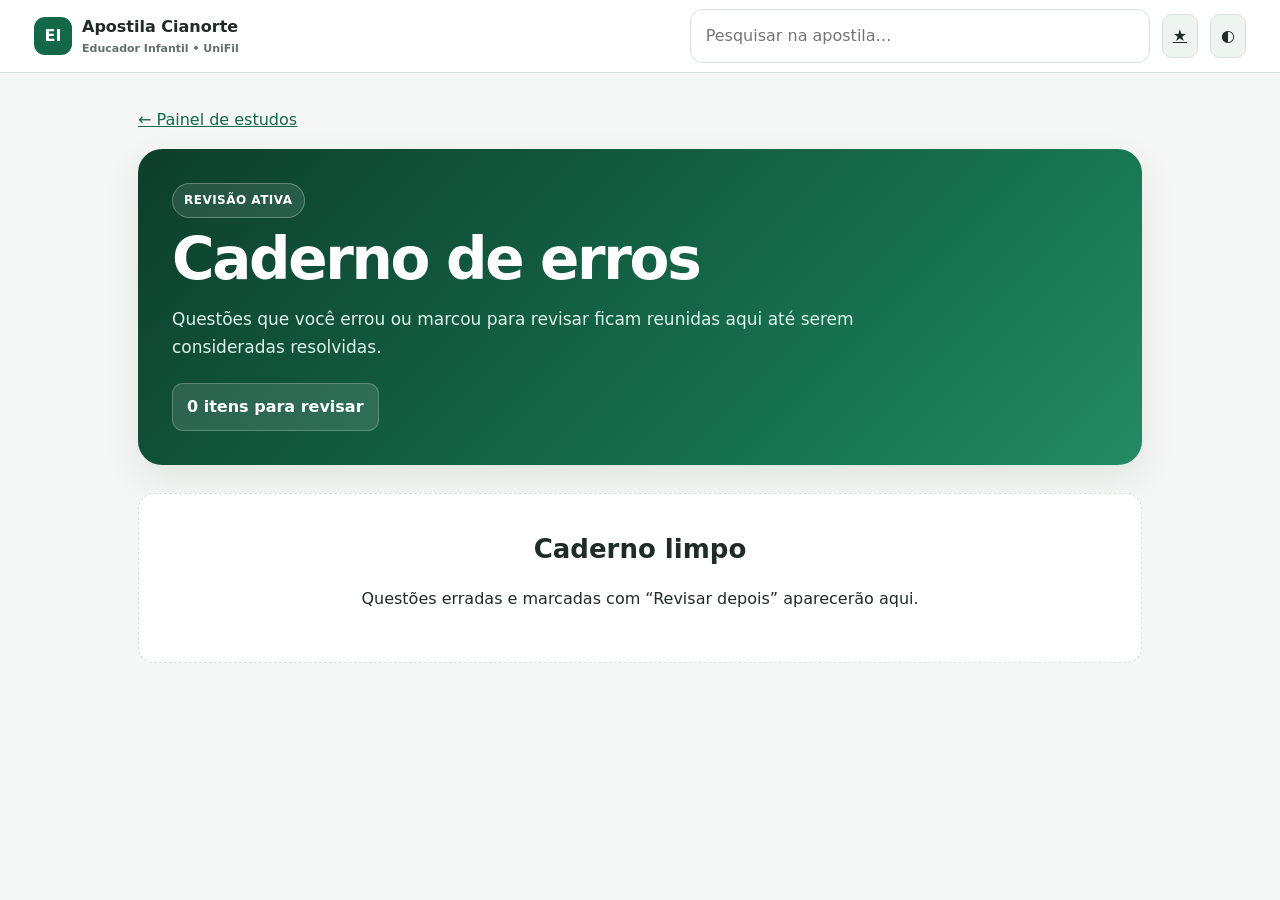
<file: simulados/erros.html>
<!doctype html><html lang="pt-BR"><head><meta charset="utf-8"><meta name="viewport" content="width=device-width,initial-scale=1"><title>Caderno de erros — Apostila Educador Infantil</title><link rel="stylesheet" href="../assets/style.css"></head><body class="site-v2" data-page-type="errors" data-base="../"><header class="site-header"><div class="site-header-inner"><button class="icon-btn mobile-rank-toggle" type="button" onclick="toggleRankSidebar()">☰</button><a class="site-logo" href="../index.html"><span class="site-logo-mark">EI</span><span>Apostila Cianorte<small>Educador Infantil • UniFil</small></span></a><div class="site-spacer"></div><div class="search-box" style="width:min(42vw,460px)"><input id="globalSearch" type="search" placeholder="Pesquisar na apostila…" autocomplete="off"><div class="search-results" id="searchResults"></div></div><a class="icon-btn" href="../simulados/erros.html" title="Caderno de erros">★</a><button class="icon-btn" type="button" onclick="toggleTheme()">◐</button></div></header><main class="errors-page"><a class="back-link" href="../index.html">← Painel de estudos</a><div class="dashboard-hero" style="margin-top:16px"><span class="eyebrow">Revisão ativa</span><h1>Caderno de erros</h1><p>Questões que você errou ou marcou para revisar ficam reunidas aqui até serem consideradas resolvidas.</p><div class="dashboard-actions"><span class="btn btn-ghost" id="errorCount">0 itens para revisar</span></div></div><section class="dashboard-section"><div class="error-list" id="errorList"></div></section></main><script src="../assets/data.js"></script><script src="../assets/search-index.js"></script><script src="../assets/app.js"></script></body></html>
</file>
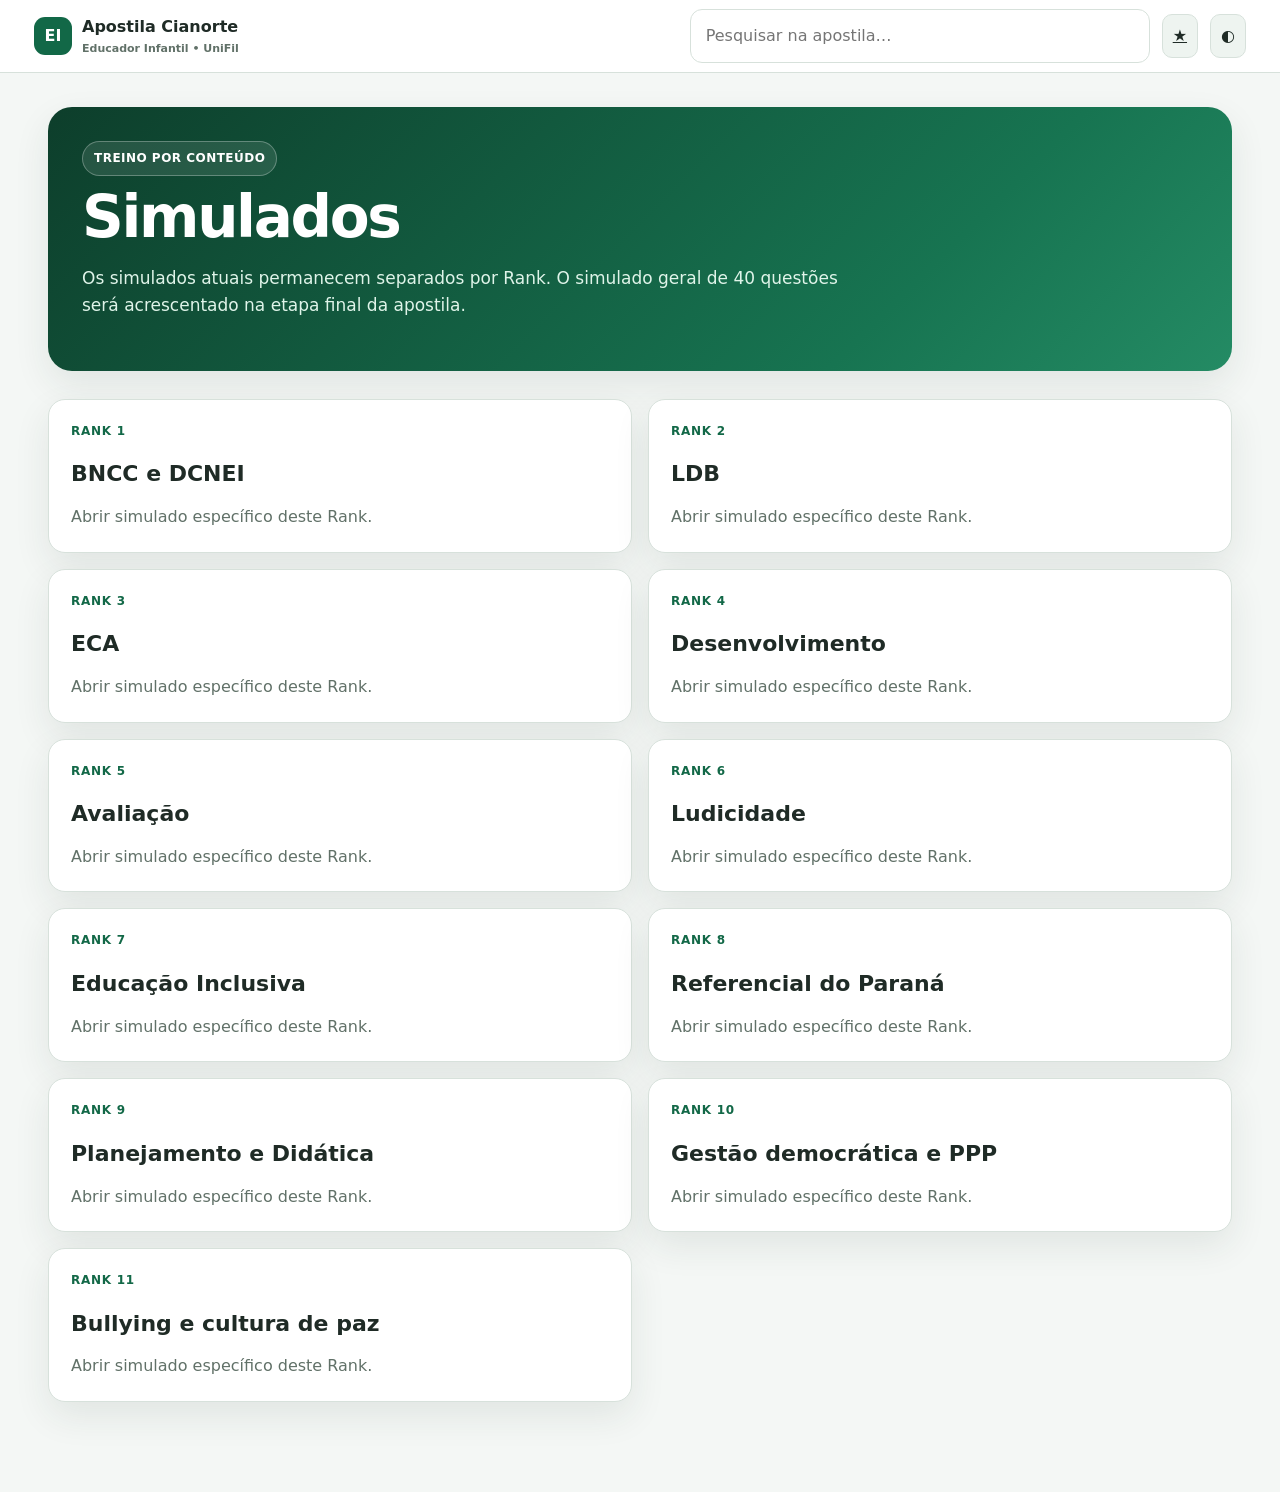
<file: simulados/geral.html>
<!doctype html><html lang="pt-BR"><head><meta charset="utf-8"><meta name="viewport" content="width=device-width,initial-scale=1"><title>Simulados — Apostila Educador Infantil</title><link rel="stylesheet" href="../assets/style.css"></head><body class="site-v2" data-page-type="errors" data-base="../"><header class="site-header"><div class="site-header-inner"><button class="icon-btn mobile-rank-toggle" type="button" onclick="toggleRankSidebar()">☰</button><a class="site-logo" href="../index.html"><span class="site-logo-mark">EI</span><span>Apostila Cianorte<small>Educador Infantil • UniFil</small></span></a><div class="site-spacer"></div><div class="search-box" style="width:min(42vw,460px)"><input id="globalSearch" type="search" placeholder="Pesquisar na apostila…" autocomplete="off"><div class="search-results" id="searchResults"></div></div><a class="icon-btn" href="../simulados/erros.html" title="Caderno de erros">★</a><button class="icon-btn" type="button" onclick="toggleTheme()">◐</button></div></header><main class="dashboard"><section class="dashboard-hero"><span class="eyebrow">Treino por conteúdo</span><h1>Simulados</h1><p>Os simulados atuais permanecem separados por Rank. O simulado geral de 40 questões será acrescentado na etapa final da apostila.</p></section><section class="dashboard-section"><div class="rank-grid"><a class="rank-card" href="../ranks/rank-01-bncc.html#simulado"><span class="rank-no">Rank 1</span><h3>BNCC e DCNEI</h3><p>Abrir simulado específico deste Rank.</p></a><a class="rank-card" href="../ranks/rank-02-ldb.html#r2-simulado"><span class="rank-no">Rank 2</span><h3>LDB</h3><p>Abrir simulado específico deste Rank.</p></a><a class="rank-card" href="../ranks/rank-03-eca.html#r3-simulado"><span class="rank-no">Rank 3</span><h3>ECA</h3><p>Abrir simulado específico deste Rank.</p></a><a class="rank-card" href="../ranks/rank-04-desenvolvimento.html#r4-simulado"><span class="rank-no">Rank 4</span><h3>Desenvolvimento</h3><p>Abrir simulado específico deste Rank.</p></a><a class="rank-card" href="../ranks/rank-05-avaliacao.html#r5-simulado"><span class="rank-no">Rank 5</span><h3>Avaliação</h3><p>Abrir simulado específico deste Rank.</p></a><a class="rank-card" href="../ranks/rank-06-ludicidade.html#r6-simulado"><span class="rank-no">Rank 6</span><h3>Ludicidade</h3><p>Abrir simulado específico deste Rank.</p></a><a class="rank-card" href="../ranks/rank-07-inclusao.html#r7-simulado"><span class="rank-no">Rank 7</span><h3>Educação Inclusiva</h3><p>Abrir simulado específico deste Rank.</p></a><a class="rank-card" href="../ranks/rank-08-referencial-parana.html#r8-simulado"><span class="rank-no">Rank 8</span><h3>Referencial do Paraná</h3><p>Abrir simulado específico deste Rank.</p></a><a class="rank-card" href="../ranks/rank-09-planejamento-didatica.html#r9-simulado"><span class="rank-no">Rank 9</span><h3>Planejamento e Didática</h3><p>Abrir simulado específico deste Rank.</p></a><a class="rank-card" href="../ranks/rank-10-gestao-democratica.html#r10-simulado"><span class="rank-no">Rank 10</span><h3>Gestão democrática e PPP</h3><p>Abrir simulado específico deste Rank.</p></a><a class="rank-card" href="../ranks/rank-11-bullying-convivencia.html#r11-simulado"><span class="rank-no">Rank 11</span><h3>Bullying e cultura de paz</h3><p>Abrir simulado específico deste Rank.</p></a></div></section></main><script src="../assets/data.js"></script><script src="../assets/search-index.js"></script><script src="../assets/app.js"></script></body></html>
</file>
<file: assets/style.css>
:root{
      --bg:#f4f7f5;--surface:#fff;--surface-2:#eef4f0;--text:#1f2b26;--muted:#617168;--line:#d7e1db;
      --accent:#126847;--accent-2:#0b4b34;--accent-soft:#def2e8;--a:#16714d;--a-soft:#def3e8;
      --b:#1b6388;--b-soft:#e2f1f9;--c:#8b5a08;--c-soft:#fff1d5;--danger:#a43232;--danger-soft:#fde8e8;
      --purple:#70459a;--purple-soft:#f0e8f8;--shadow:0 14px 36px rgba(28,53,41,.09);--radius:16px;--sidebar:314px
    }
    [data-theme="dark"]{
      --bg:#0f1613;--surface:#17211c;--surface-2:#1d2b24;--text:#e8f0eb;--muted:#a9bbb1;--line:#30443a;
      --accent:#62d29e;--accent-2:#92e6be;--accent-soft:#173b2b;--a:#70dca9;--a-soft:#173c2c;
      --b:#89d0f0;--b-soft:#183542;--c:#ffd07d;--c-soft:#403119;--danger:#ff9d9d;--danger-soft:#442424;
      --purple:#d0a7f4;--purple-soft:#342441;--shadow:0 14px 36px rgba(0,0,0,.32)
    }
    *{box-sizing:border-box}html{scroll-behavior:smooth;scroll-padding-top:18px}body{margin:0;background:var(--bg);color:var(--text);font-family:Inter,ui-sans-serif,system-ui,-apple-system,"Segoe UI",sans-serif;line-height:1.62}
    a{color:var(--accent)}button,input{font:inherit}button{cursor:pointer}.layout{display:grid;grid-template-columns:var(--sidebar) minmax(0,1fr);min-height:100vh}
    .sidebar{position:sticky;top:0;height:100vh;overflow:auto;padding:22px 18px 28px;background:#0d3928;color:#f4fff9;border-right:1px solid rgba(255,255,255,.08)}
    .brand{display:flex;gap:12px;align-items:center;padding:4px 8px 16px}.brand-mark{display:grid;place-items:center;width:46px;height:46px;border-radius:13px;background:#fff;color:#0d573b;font-weight:900;box-shadow:0 8px 20px rgba(0,0,0,.2)}
    .brand strong{display:block;font-size:15px;line-height:1.2}.brand span{color:#b8d9c8;font-size:12px}.sidebar h2{margin:16px 8px 8px;color:#91c9ad;font-size:11px;letter-spacing:.12em;text-transform:uppercase}
    .nav-list{list-style:none;padding:0;margin:0}.nav-list a,.nav-disabled{display:flex;gap:9px;align-items:center;padding:8px 10px;border-radius:10px;color:#eafff4;text-decoration:none;font-size:12.5px}.nav-list a:hover,.nav-list a.active{background:rgba(255,255,255,.12)}.nav-disabled{color:#789b89}.nav-num{display:inline-grid;place-items:center;min-width:24px;height:24px;border-radius:8px;background:rgba(255,255,255,.09);font-size:10px;font-weight:800}
    .sidebar-progress{margin:20px 8px 0;padding:14px;border-radius:13px;background:rgba(255,255,255,.08);font-size:12px}.progress-track{height:8px;margin-top:9px;overflow:hidden;border-radius:999px;background:rgba(255,255,255,.16)}.progress-bar{width:0;height:100%;background:#70dea9;transition:width .25s}.mobile-topbar{display:none}
    main{min-width:0}.hero{padding:58px clamp(22px,5vw,72px) 52px;color:#fff;background:radial-gradient(circle at 90% 10%,rgba(255,255,255,.14),transparent 32%),linear-gradient(135deg,#0d3e2b,#177451 70%,#248b64)}.hero-inner{max-width:1120px;margin:auto}.eyebrow{display:inline-flex;gap:8px;align-items:center;padding:7px 11px;border:1px solid rgba(255,255,255,.28);border-radius:999px;background:rgba(255,255,255,.1);font-size:12px;font-weight:800;text-transform:uppercase;letter-spacing:.04em}.hero h1{max-width:920px;margin:18px 0 12px;font-size:clamp(36px,5vw,64px);line-height:1.02;letter-spacing:-.045em}.hero p{max-width:850px;margin:0;color:#def3e8;font-size:18px}.hero-actions{display:flex;flex-wrap:wrap;gap:10px;margin-top:28px}
    .btn{border:0;border-radius:11px;padding:10px 14px;font-weight:780;transition:transform .15s,opacity .15s}.btn:hover{transform:translateY(-1px)}.btn-primary{background:#fff;color:#0d5137}.btn-ghost{color:#fff;background:rgba(255,255,255,.12);border:1px solid rgba(255,255,255,.22)}.btn-accent{background:var(--accent);color:#fff}.btn-soft{background:var(--surface-2);color:var(--text);border:1px solid var(--line)}
    .content{max-width:1180px;margin:auto;padding:34px clamp(18px,4vw,56px) 90px}.study-panel{display:grid;grid-template-columns:minmax(0,1.3fr) minmax(260px,.7fr);gap:18px;margin-top:-62px;position:relative}.card,section.chapter{background:var(--surface);border:1px solid var(--line);border-radius:var(--radius);box-shadow:var(--shadow)}.card{padding:24px}section.chapter{padding:clamp(24px,4vw,42px);margin-top:24px}section.chapter h2{font-size:clamp(25px,3vw,36px);line-height:1.15;margin:0 0 10px;letter-spacing:-.025em}section.chapter h3{margin:30px 0 10px;font-size:22px}section.chapter h4{margin:0 0 7px}.section-lead{color:var(--muted);font-size:17px;margin-top:0}.tag-row{display:flex;flex-wrap:wrap;gap:8px}.tag{display:inline-flex;align-items:center;padding:5px 9px;border-radius:999px;background:var(--a-soft);color:var(--a);font-size:11px;font-weight:850;text-transform:uppercase;letter-spacing:.04em}.tag.b{background:var(--b-soft);color:var(--b)}.tag.c{background:var(--c-soft);color:var(--c)}.tag.real{background:var(--purple-soft);color:var(--purple)}.tag.warning{background:var(--c-soft);color:var(--c)}.tag.danger{background:var(--danger-soft);color:var(--danger)}
    .meta-grid,.grid-2,.grid-3,.grid-4{display:grid;gap:14px}.meta-grid{grid-template-columns:repeat(3,1fr);margin-top:18px}.grid-2{grid-template-columns:repeat(2,minmax(0,1fr))}.grid-3{grid-template-columns:repeat(3,minmax(0,1fr))}.grid-4{grid-template-columns:repeat(4,minmax(0,1fr))}.meta-item,.mini-card{padding:16px;border:1px solid var(--line);border-radius:13px;background:var(--surface-2)}.meta-item strong{display:block;font-size:27px;color:var(--accent)}.meta-item span{font-size:12px;color:var(--muted)}.mini-card p{margin:0;color:var(--muted)}
    .priority-card{border-left:5px solid var(--a)}.priority-card.b{border-left-color:var(--b)}.priority-card.c{border-left-color:var(--c)}
    .callout{margin:18px 0;padding:16px 18px;border-left:5px solid var(--accent);border-radius:12px;background:var(--accent-soft)}.callout strong{display:block;margin-bottom:4px}.callout.warning{border-color:var(--c);background:var(--c-soft)}.callout.danger{border-color:var(--danger);background:var(--danger-soft)}.callout.info{border-color:var(--b);background:var(--b-soft)}.callout.real{border-color:var(--purple);background:var(--purple-soft)}
    .memory-strip{display:grid;grid-template-columns:repeat(6,1fr);gap:8px;margin:14px 0}.memory-strip span{display:grid;place-items:center;min-height:72px;padding:8px;border-radius:12px;background:var(--accent-soft);color:var(--accent);font-weight:850;text-align:center}
    .table-wrap{overflow:auto;margin:16px 0;border:1px solid var(--line);border-radius:13px}table{width:100%;border-collapse:collapse;min-width:700px;background:var(--surface)}th,td{padding:12px 14px;border-bottom:1px solid var(--line);text-align:left;vertical-align:top}th{background:var(--surface-2);font-size:12px;text-transform:uppercase;letter-spacing:.04em}tr:last-child td{border-bottom:0}.keyword{font-weight:850;color:var(--accent)}
    .checklist{display:grid;gap:8px}.check-item{display:flex;gap:9px;align-items:flex-start;padding:9px;border-radius:10px;background:var(--surface-2)}.check-item input{margin-top:4px}.subnav{display:flex;flex-wrap:wrap;gap:8px;margin:16px 0}.subnav a{padding:7px 10px;border-radius:999px;background:var(--surface-2);border:1px solid var(--line);text-decoration:none;font-size:12px;font-weight:750}
    .evidence{display:grid;gap:12px}.evidence-item{padding:16px;border:1px solid var(--line);border-radius:13px;background:var(--surface-2)}.evidence-head{display:flex;justify-content:space-between;gap:12px;align-items:flex-start}.evidence-head strong{font-size:16px}.source-note{font-size:12px;color:var(--muted)}
    .situation{padding:15px;border:1px solid var(--line);border-radius:13px;background:var(--surface-2)}.situation summary{font-weight:850;cursor:pointer}.situation dl{display:grid;grid-template-columns:120px 1fr;gap:7px 12px}.situation dt{font-weight:800}.situation dd{margin:0;color:var(--muted)}
    .question{margin:16px 0;padding:18px;border:1px solid var(--line);border-radius:14px;background:var(--surface)}.question.correct{border-color:var(--a);box-shadow:0 0 0 2px var(--a-soft)}.question.incorrect{border-color:var(--danger);box-shadow:0 0 0 2px var(--danger-soft)}.question-head{display:flex;justify-content:space-between;gap:12px;align-items:flex-start}.question-title{font-weight:850;font-size:17px;margin:8px 0 10px}.question-meta{font-size:12px;color:var(--muted)}.options{display:grid;gap:8px}.option{display:flex;gap:9px;padding:10px 12px;border:1px solid var(--line);border-radius:10px;background:var(--surface-2)}.option:has(input:checked){border-color:var(--accent);background:var(--accent-soft)}.explanation{display:none;margin-top:12px;padding:13px;border-radius:10px;background:var(--surface-2);font-size:14px}.question.correct .explanation,.question.incorrect .explanation{display:block}.quiz-toolbar{display:flex;flex-wrap:wrap;align-items:center;gap:10px;margin-top:16px}.score{font-weight:850}.quiz-summary{margin-top:14px;padding:14px;border-radius:12px;background:var(--surface-2)}
    .flashcards{display:grid;grid-template-columns:repeat(3,minmax(0,1fr));gap:12px}.flashcard{border:0;padding:0;background:transparent;min-height:155px;perspective:1000px}.flashcard-inner{position:relative;display:block;width:100%;height:100%;min-height:155px;transition:transform .45s;transform-style:preserve-3d}.flashcard.flipped .flashcard-inner{transform:rotateY(180deg)}.flash-face{position:absolute;inset:0;display:flex;flex-direction:column;justify-content:center;align-items:center;padding:18px;border:1px solid var(--line);border-radius:14px;background:var(--surface-2);backface-visibility:hidden;text-align:center}.flash-face.back{transform:rotateY(180deg);background:var(--accent-soft)}.flash-face small{color:var(--muted);text-transform:uppercase;letter-spacing:.08em}.flash-face strong{margin-top:8px}
    .audit-ok{color:var(--a);font-weight:850}.footer-note{color:var(--muted);font-size:13px}.source-list{display:grid;gap:10px}.source-item{padding:14px;border:1px solid var(--line);border-radius:12px;background:var(--surface-2)}.source-item strong{display:block}.source-item span{font-size:13px;color:var(--muted)}
    @media(max-width:980px){.layout{display:block}.sidebar{display:none}.mobile-topbar{position:sticky;top:0;z-index:20;display:flex;justify-content:space-between;align-items:center;padding:10px 14px;background:#0d3928;color:#fff}.study-panel{margin-top:0;grid-template-columns:1fr}.content{padding-top:20px}.grid-4{grid-template-columns:repeat(2,1fr)}.flashcards{grid-template-columns:repeat(2,1fr)}}
    @media(max-width:700px){.hero{padding:40px 20px}.hero h1{font-size:38px}.grid-2,.grid-3,.grid-4,.meta-grid{grid-template-columns:1fr}.memory-strip{grid-template-columns:repeat(3,1fr)}.flashcards{grid-template-columns:1fr}.question-head,.evidence-head{display:block}.situation dl{grid-template-columns:1fr}.situation dt{margin-top:8px}}
    @media print{.sidebar,.mobile-topbar,.hero-actions,.quiz-toolbar{display:none!important}.layout{display:block}.hero{padding:28px;color:#111;background:#fff;border-bottom:2px solid #111}.hero p{color:#333}.content{max-width:none;padding:20px}.study-panel{margin-top:0;grid-template-columns:1fr}.card,section.chapter,.question{box-shadow:none;break-inside:avoid}.explanation{display:block!important}.flashcard{min-height:auto}.flashcard-inner{position:static;transform:none!important;min-height:auto}.flash-face{position:static;min-height:auto}.flash-face.back{transform:none;margin-top:6px}a{color:#111;text-decoration:none}}

    .rank-divider{margin:46px 0 20px;padding:30px;border-radius:20px;color:#fff;background:linear-gradient(135deg,#173b2d,#126847 68%,#18885d);box-shadow:var(--shadow)}
    .rank-divider .eyebrow{color:#c9efdc}.rank-divider h2{margin:5px 0 10px;font-size:clamp(31px,4vw,48px);line-height:1.06}.rank-divider p{max-width:880px;color:#ddf4e8;font-size:17px}
    .article-grid{display:grid;grid-template-columns:repeat(4,minmax(0,1fr));gap:10px;margin:14px 0}.article-tile{padding:14px;border:1px solid var(--line);border-radius:12px;background:var(--surface-2)}.article-tile strong{display:block;color:var(--accent);font-size:18px}.article-tile span{font-size:12.5px;color:var(--muted)}
    .legal-core{padding:14px 16px;border:1px dashed var(--accent);border-radius:12px;background:var(--surface-2);margin:12px 0}.legal-core b{color:var(--accent)}
    .number-grid{display:grid;grid-template-columns:repeat(5,minmax(0,1fr));gap:9px;margin:14px 0}.number-card{padding:14px 8px;text-align:center;border-radius:12px;background:var(--accent-soft);border:1px solid color-mix(in srgb,var(--accent) 30%,transparent)}.number-card strong{display:block;font-size:25px;color:var(--accent)}.number-card span{font-size:12px;color:var(--muted)}
    .trap-pair{display:grid;grid-template-columns:1fr 1fr;gap:10px;margin:12px 0}.trap-good,.trap-bad{padding:13px;border-radius:11px}.trap-good{background:var(--a-soft);border:1px solid var(--a)}.trap-bad{background:var(--danger-soft);border:1px solid var(--danger)}
    .literal{border-left-color:var(--purple);background:var(--purple-soft)}
    .new-law{border-left-color:#8b5a08;background:var(--c-soft)}
    .probability{display:inline-flex;gap:5px;align-items:center;font-size:12px;font-weight:850}.dot{width:8px;height:8px;border-radius:50%;display:inline-block;background:var(--a)}
    .compact-list li{margin:5px 0}.law-snapshot{font-size:12px;color:var(--muted);margin-top:8px}
    @media(max-width:900px){.article-grid{grid-template-columns:repeat(2,minmax(0,1fr))}.number-grid{grid-template-columns:repeat(3,minmax(0,1fr))}}
    @media(max-width:600px){.article-grid,.number-grid,.trap-pair{grid-template-columns:1fr}}

  

/* ===== Site V2: navegação para estudo ===== */
body.site-v2{min-height:100vh}.site-shell{min-height:100vh;background:var(--bg)}
.site-header{position:sticky;top:0;z-index:80;background:color-mix(in srgb,var(--surface) 94%,transparent);backdrop-filter:blur(12px);border-bottom:1px solid var(--line)}
.site-header-inner{max-width:1440px;margin:auto;min-height:62px;padding:9px clamp(14px,3vw,34px);display:flex;align-items:center;gap:12px}.site-logo{display:flex;align-items:center;gap:10px;color:var(--text);text-decoration:none;font-weight:900}.site-logo-mark{display:grid;place-items:center;width:38px;height:38px;border-radius:11px;background:var(--accent);color:#fff}.site-logo small{display:block;color:var(--muted);font-weight:650;font-size:11px}.site-spacer{flex:1}.icon-btn{border:1px solid var(--line);background:var(--surface-2);color:var(--text);border-radius:10px;padding:8px 10px;font-weight:800}
.dashboard{max-width:1280px;margin:auto;padding:34px clamp(16px,4vw,48px) 90px}.dashboard-hero{padding:34px;border-radius:24px;background:linear-gradient(135deg,#0d3e2b,#177451 72%,#248b64);color:#fff;box-shadow:var(--shadow)}.dashboard-hero h1{font-size:clamp(34px,5vw,58px);line-height:1.02;letter-spacing:-.04em;margin:12px 0}.dashboard-hero p{max-width:780px;color:#dff4e9;font-size:17px}.dashboard-actions{display:flex;flex-wrap:wrap;gap:10px;margin-top:22px}.dashboard-section{margin-top:28px}.dashboard-section h2{font-size:26px;margin:0 0 12px}.rank-grid{display:grid;grid-template-columns:repeat(2,minmax(0,1fr));gap:16px}.rank-card{display:flex;flex-direction:column;gap:12px;padding:22px;border:1px solid var(--line);border-radius:17px;background:var(--surface);box-shadow:var(--shadow);text-decoration:none;color:var(--text);transition:transform .15s,border-color .15s}.rank-card:hover{transform:translateY(-2px);border-color:var(--accent)}.rank-card-head{display:flex;justify-content:space-between;gap:12px}.rank-no{font-size:12px;font-weight:900;color:var(--accent);text-transform:uppercase;letter-spacing:.06em}.rank-card h3{margin:3px 0 0;font-size:22px}.rank-card p{margin:0;color:var(--muted)}.rank-progress-row{display:flex;justify-content:space-between;font-size:12px;font-weight:800}.rank-progress-track{height:9px;background:var(--surface-2);border-radius:999px;overflow:hidden}.rank-progress-fill{height:100%;width:0;background:var(--accent);transition:width .3s}.rank-card.is-complete{border-color:var(--a)}.rank-card.is-planned{opacity:.68;box-shadow:none}.planned-list{display:grid;grid-template-columns:repeat(2,minmax(0,1fr));gap:10px}.planned-item{padding:14px 16px;border:1px dashed var(--line);border-radius:12px;background:var(--surface);color:var(--muted)}
.search-box{position:relative;max-width:760px}.search-box input{width:100%;padding:13px 15px;border:1px solid var(--line);border-radius:12px;background:var(--surface);color:var(--text);outline:none}.search-results{display:none;position:absolute;z-index:90;top:calc(100% + 8px);left:0;right:0;max-height:420px;overflow:auto;border:1px solid var(--line);border-radius:14px;background:var(--surface);box-shadow:var(--shadow)}.search-results.open{display:block}.search-result{display:block;padding:12px 14px;border-bottom:1px solid var(--line);text-decoration:none;color:var(--text)}.search-result:last-child{border-bottom:0}.search-result:hover{background:var(--surface-2)}.search-result small{display:block;color:var(--muted);margin-top:2px}
.rank-layout{display:grid;grid-template-columns:290px minmax(0,1fr);max-width:1540px;margin:auto}.rank-sidebar{position:sticky;top:62px;height:calc(100vh - 62px);overflow:auto;padding:20px 16px;border-right:1px solid var(--line);background:var(--surface)}.rank-sidebar .back-link{display:block;margin-bottom:14px;color:var(--accent);font-weight:850;text-decoration:none}.rank-sidebar h3{font-size:12px;color:var(--muted);text-transform:uppercase;letter-spacing:.07em;margin:16px 8px 8px}.rank-index{list-style:none;padding:0;margin:0}.rank-index a{display:block;padding:7px 9px;border-radius:9px;text-decoration:none;color:var(--text);font-size:12px;line-height:1.35}.rank-index a:hover,.rank-index a.active{background:var(--accent-soft);color:var(--accent)}.rank-main{min-width:0}.rank-hero{padding:42px clamp(20px,4vw,58px) 34px;background:linear-gradient(135deg,#0d3e2b,#177451);color:#fff}.rank-hero-inner{max-width:1120px;margin:auto}.rank-hero h1{font-size:clamp(32px,4.4vw,54px);line-height:1.04;letter-spacing:-.04em;margin:12px 0}.rank-hero p{max-width:860px;margin:0;color:#def3e8;font-size:17px}.rank-hero-meta{display:flex;flex-wrap:wrap;gap:8px;margin-top:18px}.rank-hero .tag{background:rgba(255,255,255,.12);color:#fff;border:1px solid rgba(255,255,255,.18)}
.mode-bar{position:sticky;top:62px;z-index:60;padding:10px clamp(16px,3vw,34px);background:color-mix(in srgb,var(--bg) 92%,transparent);backdrop-filter:blur(10px);border-bottom:1px solid var(--line)}.mode-bar-inner{max-width:1180px;margin:auto;display:flex;align-items:center;gap:7px;overflow:auto}.mode-btn{white-space:nowrap;border:1px solid var(--line);background:var(--surface);color:var(--text);border-radius:999px;padding:8px 12px;font-weight:800;font-size:12px}.mode-btn.active{background:var(--accent);color:#fff;border-color:var(--accent)}.mode-spacer{flex:1}.rank-page .content{padding-top:24px}.rank-page .study-panel{margin-top:0}.rank-page section.chapter,.rank-page .rank-divider{scroll-margin-top:128px}.rank-page section.chapter{position:relative}.section-done-btn{float:right;margin:0 0 8px 12px;border:1px solid var(--line);background:var(--surface-2);color:var(--muted);border-radius:999px;padding:6px 9px;font-size:11px;font-weight:800}.section-done-btn.done{background:var(--a-soft);color:var(--a);border-color:var(--a)}.section-hidden{display:none!important}.rank-footer-nav{display:grid;grid-template-columns:1fr 1fr;gap:12px;margin-top:26px}.rank-footer-nav a{padding:16px;border:1px solid var(--line);border-radius:13px;background:var(--surface);text-decoration:none;color:var(--text);font-weight:850}.rank-footer-nav a:last-child{text-align:right}.rank-progress-mini{margin:12px 8px}.rank-progress-mini .progress-track{background:var(--surface-2)}.rank-progress-mini .progress-bar{background:var(--accent)}
.question-review-btn{border:1px solid var(--line);background:var(--surface-2);color:var(--muted);border-radius:9px;padding:5px 8px;font-size:11px;font-weight:800}.question-review-btn.starred{background:var(--c-soft);color:var(--c);border-color:var(--c)}.exam-mode .question.correct .explanation,.exam-mode .question.incorrect .explanation{display:none!important}.exam-mode .question.correct,.exam-mode .question.incorrect{border-color:var(--line);box-shadow:none}
.flashcard-toolbar{grid-column:1/-1;display:flex;flex-wrap:wrap;gap:8px;align-items:center;padding:10px 0}.flashcard-wrap{display:grid;gap:7px}.flash-rating{display:flex;gap:5px;justify-content:center}.flash-rating button{border:1px solid var(--line);background:var(--surface-2);color:var(--muted);border-radius:8px;padding:4px 7px;font-size:10px;font-weight:800}.flash-rating button.active{background:var(--accent-soft);color:var(--accent);border-color:var(--accent)}
.errors-page{max-width:1100px;margin:auto;padding:34px clamp(16px,4vw,48px) 90px}.error-list{display:grid;gap:12px}.error-card{padding:18px;border:1px solid var(--line);border-radius:14px;background:var(--surface)}.error-card h3{margin:5px 0 8px}.error-card p{color:var(--muted)}.error-actions{display:flex;gap:8px;flex-wrap:wrap}.empty-state{padding:34px;text-align:center;border:1px dashed var(--line);border-radius:16px;background:var(--surface)}
.mobile-rank-toggle{display:none}
@media(max-width:1050px){.rank-layout{grid-template-columns:1fr}.rank-sidebar{position:fixed;z-index:100;top:62px;left:-320px;width:300px;height:calc(100vh - 62px);box-shadow:var(--shadow);transition:left .2s}.rank-sidebar.open{left:0}.mobile-rank-toggle{display:inline-block}.rank-grid{grid-template-columns:1fr}.planned-list{grid-template-columns:1fr}.mode-bar{top:62px}}
@media(max-width:700px){.site-logo span{display:none}.dashboard{padding-top:18px}.dashboard-hero{padding:24px}.rank-hero{padding-top:28px}.rank-footer-nav{grid-template-columns:1fr}.rank-footer-nav a:last-child{text-align:left}.flashcards{grid-template-columns:1fr}.grid-2,.grid-3,.grid-4,.meta-grid{grid-template-columns:1fr}.memory-strip{grid-template-columns:repeat(2,1fr)}}
@media print{.site-header,.rank-sidebar,.mode-bar,.section-done-btn,.rank-footer-nav,.question-review-btn,.flashcard-toolbar{display:none!important}.rank-layout{display:block}.rank-hero{color:#000;background:#fff;border-bottom:2px solid #000}.rank-hero p{color:#333}.rank-page .content{max-width:none;padding:0}.section-hidden{display:block!important}}
</file>
